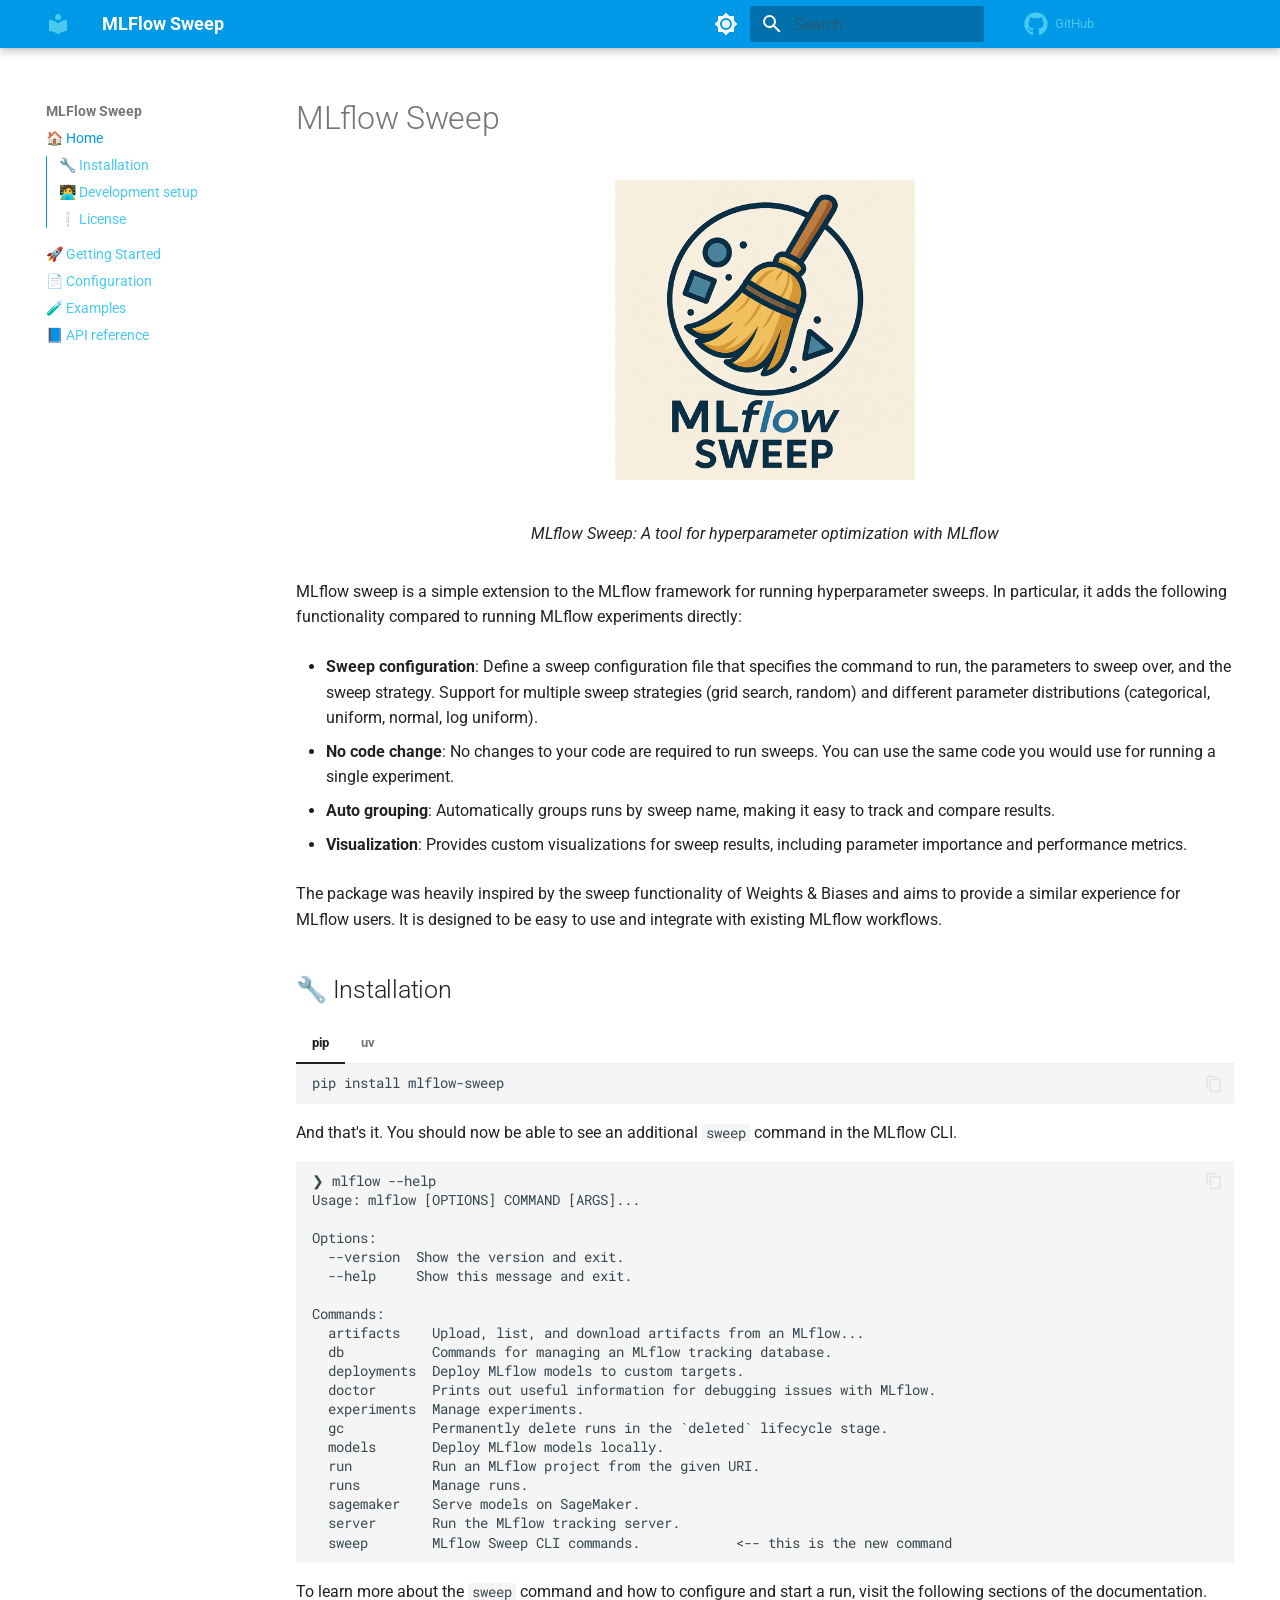
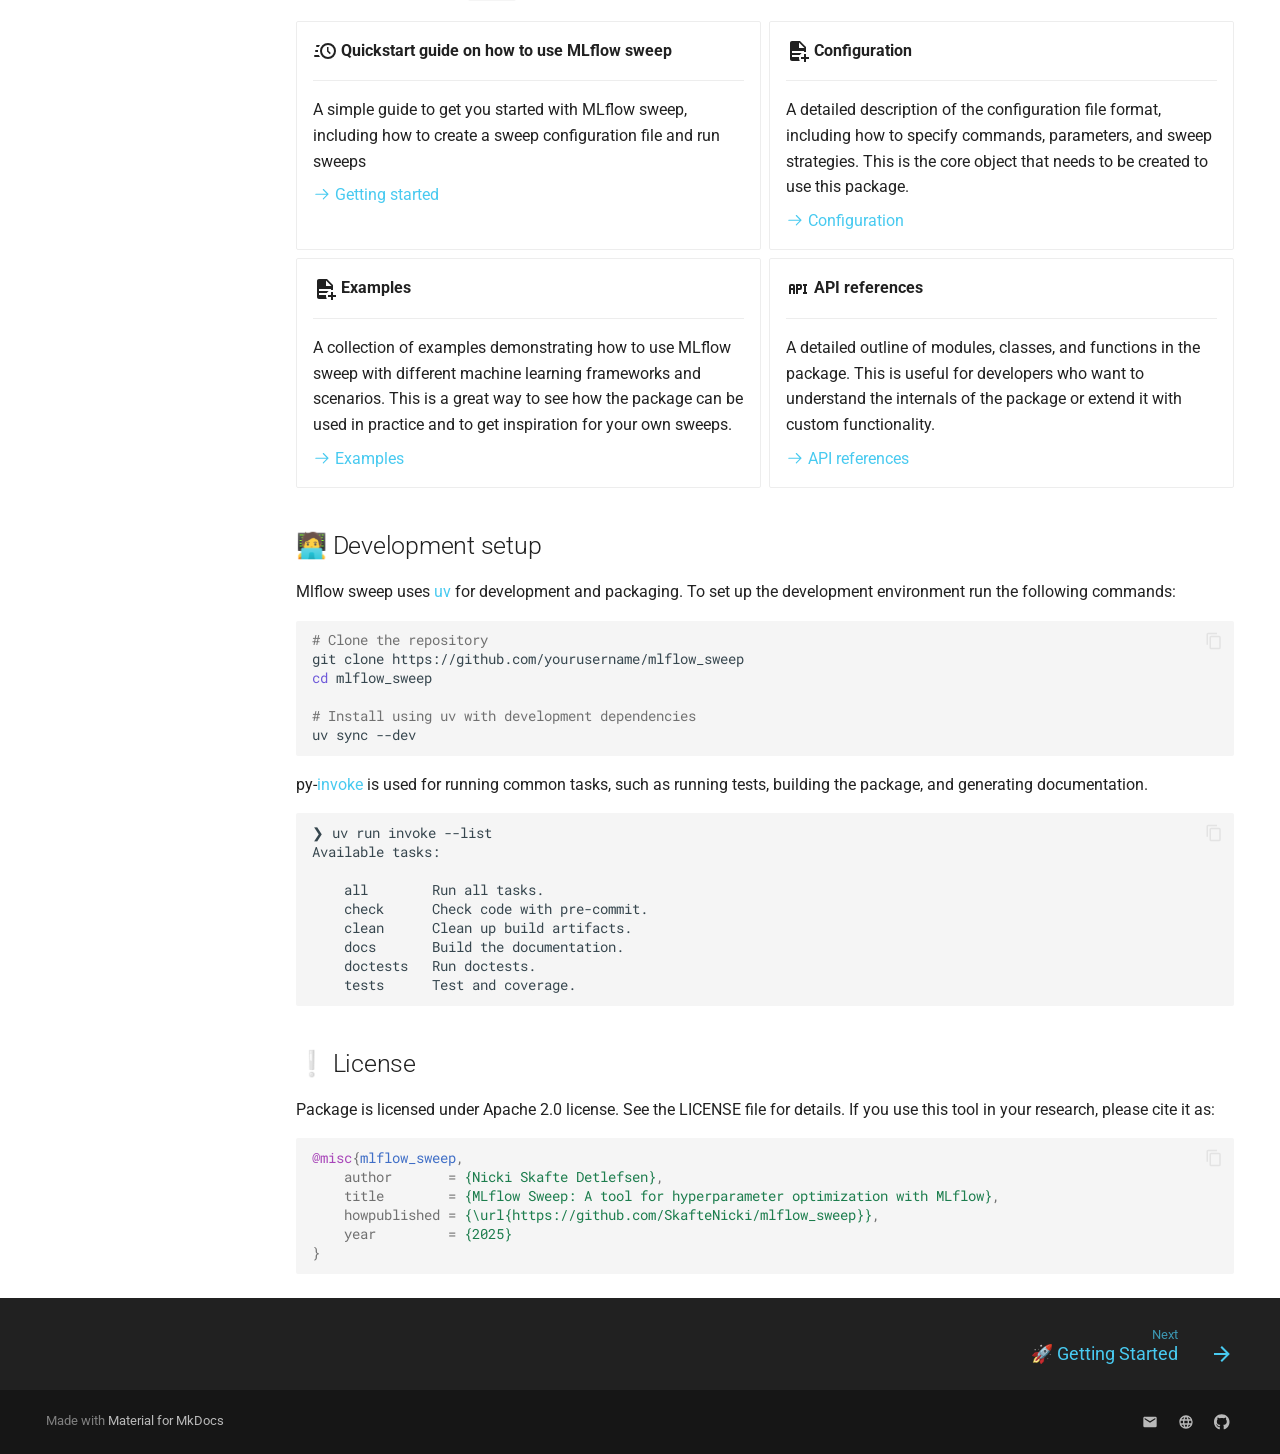
<file: index.html>
<!doctype html>
<html lang="en" class="no-js">
  <head>
    
      <meta charset="utf-8">
      <meta name="viewport" content="width=device-width,initial-scale=1">
      
      
      
      
      
        <link rel="next" href="quickstart/">
      
      
      <link rel="icon" href="assets/images/favicon.png">
      <meta name="generator" content="mkdocs-1.6.1, mkdocs-material-9.6.14">
    
    
      
        <title>MLFlow Sweep</title>
      
    
    
      <link rel="stylesheet" href="assets/stylesheets/main.342714a4.min.css">
      
        
        <link rel="stylesheet" href="assets/stylesheets/palette.06af60db.min.css">
      
      


    
    
      
    
    
      
        
        
        <link rel="preconnect" href="https://fonts.gstatic.com" crossorigin>
        <link rel="stylesheet" href="https://fonts.googleapis.com/css?family=Roboto:300,300i,400,400i,700,700i%7CRoboto+Mono:400,400i,700,700i&display=fallback">
        <style>:root{--md-text-font:"Roboto";--md-code-font:"Roboto Mono"}</style>
      
    
    
      <link rel="stylesheet" href="assets/_mkdocstrings.css">
    
      <link rel="stylesheet" href="stylesheets/extra.css">
    
    <script>__md_scope=new URL(".",location),__md_hash=e=>[...e].reduce(((e,_)=>(e<<5)-e+_.charCodeAt(0)),0),__md_get=(e,_=localStorage,t=__md_scope)=>JSON.parse(_.getItem(t.pathname+"."+e)),__md_set=(e,_,t=localStorage,a=__md_scope)=>{try{t.setItem(a.pathname+"."+e,JSON.stringify(_))}catch(e){}}</script>
    
      

    
    
    
   <link href="assets/stylesheets/glightbox.min.css" rel="stylesheet"/><style>
    html.glightbox-open { overflow: initial; height: 100%; }
    .gslide-title { margin-top: 0px; user-select: text; }
    .gslide-desc { color: #666; user-select: text; }
    .gslide-image img { background: white; }
    .gscrollbar-fixer { padding-right: 15px; }
    .gdesc-inner { font-size: 0.75rem; }
    body[data-md-color-scheme="slate"] .gdesc-inner { background: var(--md-default-bg-color);}
    body[data-md-color-scheme="slate"] .gslide-title { color: var(--md-default-fg-color);}
    body[data-md-color-scheme="slate"] .gslide-desc { color: var(--md-default-fg-color);}</style> <script src="assets/javascripts/glightbox.min.js"></script></head>
  
  
    
    
      
    
    
    
    
    <body dir="ltr" data-md-color-scheme="default" data-md-color-primary="custom" data-md-color-accent="indigo">
  
    
    <input class="md-toggle" data-md-toggle="drawer" type="checkbox" id="__drawer" autocomplete="off">
    <input class="md-toggle" data-md-toggle="search" type="checkbox" id="__search" autocomplete="off">
    <label class="md-overlay" for="__drawer"></label>
    <div data-md-component="skip">
      
        
        <a href="#mlflow-sweep" class="md-skip">
          Skip to content
        </a>
      
    </div>
    <div data-md-component="announce">
      
    </div>
    
    
      

  

<header class="md-header md-header--shadow" data-md-component="header">
  <nav class="md-header__inner md-grid" aria-label="Header">
    <a href="." title="MLFlow Sweep" class="md-header__button md-logo" aria-label="MLFlow Sweep" data-md-component="logo">
      
  
  <svg xmlns="http://www.w3.org/2000/svg" viewBox="0 0 24 24"><path d="M12 8a3 3 0 0 0 3-3 3 3 0 0 0-3-3 3 3 0 0 0-3 3 3 3 0 0 0 3 3m0 3.54C9.64 9.35 6.5 8 3 8v11c3.5 0 6.64 1.35 9 3.54 2.36-2.19 5.5-3.54 9-3.54V8c-3.5 0-6.64 1.35-9 3.54"/></svg>

    </a>
    <label class="md-header__button md-icon" for="__drawer">
      
      <svg xmlns="http://www.w3.org/2000/svg" viewBox="0 0 24 24"><path d="M3 6h18v2H3zm0 5h18v2H3zm0 5h18v2H3z"/></svg>
    </label>
    <div class="md-header__title" data-md-component="header-title">
      <div class="md-header__ellipsis">
        <div class="md-header__topic">
          <span class="md-ellipsis">
            MLFlow Sweep
          </span>
        </div>
        <div class="md-header__topic" data-md-component="header-topic">
          <span class="md-ellipsis">
            
              🏠 Home
            
          </span>
        </div>
      </div>
    </div>
    
      
        <form class="md-header__option" data-md-component="palette">
  
    
    
    
    <input class="md-option" data-md-color-media="" data-md-color-scheme="default" data-md-color-primary="custom" data-md-color-accent="indigo"  aria-label="Switch to dark mode"  type="radio" name="__palette" id="__palette_0">
    
      <label class="md-header__button md-icon" title="Switch to dark mode" for="__palette_1" hidden>
        <svg xmlns="http://www.w3.org/2000/svg" viewBox="0 0 24 24"><path d="M12 8a4 4 0 0 0-4 4 4 4 0 0 0 4 4 4 4 0 0 0 4-4 4 4 0 0 0-4-4m0 10a6 6 0 0 1-6-6 6 6 0 0 1 6-6 6 6 0 0 1 6 6 6 6 0 0 1-6 6m8-9.31V4h-4.69L12 .69 8.69 4H4v4.69L.69 12 4 15.31V20h4.69L12 23.31 15.31 20H20v-4.69L23.31 12z"/></svg>
      </label>
    
  
    
    
    
    <input class="md-option" data-md-color-media="" data-md-color-scheme="slate" data-md-color-primary="custom" data-md-color-accent="indigo"  aria-label="Switch to light mode"  type="radio" name="__palette" id="__palette_1">
    
      <label class="md-header__button md-icon" title="Switch to light mode" for="__palette_0" hidden>
        <svg xmlns="http://www.w3.org/2000/svg" viewBox="0 0 24 24"><path d="M12 18c-.89 0-1.74-.2-2.5-.55C11.56 16.5 13 14.42 13 12s-1.44-4.5-3.5-5.45C10.26 6.2 11.11 6 12 6a6 6 0 0 1 6 6 6 6 0 0 1-6 6m8-9.31V4h-4.69L12 .69 8.69 4H4v4.69L.69 12 4 15.31V20h4.69L12 23.31 15.31 20H20v-4.69L23.31 12z"/></svg>
      </label>
    
  
</form>
      
    
    
      <script>var palette=__md_get("__palette");if(palette&&palette.color){if("(prefers-color-scheme)"===palette.color.media){var media=matchMedia("(prefers-color-scheme: light)"),input=document.querySelector(media.matches?"[data-md-color-media='(prefers-color-scheme: light)']":"[data-md-color-media='(prefers-color-scheme: dark)']");palette.color.media=input.getAttribute("data-md-color-media"),palette.color.scheme=input.getAttribute("data-md-color-scheme"),palette.color.primary=input.getAttribute("data-md-color-primary"),palette.color.accent=input.getAttribute("data-md-color-accent")}for(var[key,value]of Object.entries(palette.color))document.body.setAttribute("data-md-color-"+key,value)}</script>
    
    
    
      
      
        <label class="md-header__button md-icon" for="__search">
          
          <svg xmlns="http://www.w3.org/2000/svg" viewBox="0 0 24 24"><path d="M9.5 3A6.5 6.5 0 0 1 16 9.5c0 1.61-.59 3.09-1.56 4.23l.27.27h.79l5 5-1.5 1.5-5-5v-.79l-.27-.27A6.52 6.52 0 0 1 9.5 16 6.5 6.5 0 0 1 3 9.5 6.5 6.5 0 0 1 9.5 3m0 2C7 5 5 7 5 9.5S7 14 9.5 14 14 12 14 9.5 12 5 9.5 5"/></svg>
        </label>
        <div class="md-search" data-md-component="search" role="dialog">
  <label class="md-search__overlay" for="__search"></label>
  <div class="md-search__inner" role="search">
    <form class="md-search__form" name="search">
      <input type="text" class="md-search__input" name="query" aria-label="Search" placeholder="Search" autocapitalize="off" autocorrect="off" autocomplete="off" spellcheck="false" data-md-component="search-query" required>
      <label class="md-search__icon md-icon" for="__search">
        
        <svg xmlns="http://www.w3.org/2000/svg" viewBox="0 0 24 24"><path d="M9.5 3A6.5 6.5 0 0 1 16 9.5c0 1.61-.59 3.09-1.56 4.23l.27.27h.79l5 5-1.5 1.5-5-5v-.79l-.27-.27A6.52 6.52 0 0 1 9.5 16 6.5 6.5 0 0 1 3 9.5 6.5 6.5 0 0 1 9.5 3m0 2C7 5 5 7 5 9.5S7 14 9.5 14 14 12 14 9.5 12 5 9.5 5"/></svg>
        
        <svg xmlns="http://www.w3.org/2000/svg" viewBox="0 0 24 24"><path d="M20 11v2H8l5.5 5.5-1.42 1.42L4.16 12l7.92-7.92L13.5 5.5 8 11z"/></svg>
      </label>
      <nav class="md-search__options" aria-label="Search">
        
        <button type="reset" class="md-search__icon md-icon" title="Clear" aria-label="Clear" tabindex="-1">
          
          <svg xmlns="http://www.w3.org/2000/svg" viewBox="0 0 24 24"><path d="M19 6.41 17.59 5 12 10.59 6.41 5 5 6.41 10.59 12 5 17.59 6.41 19 12 13.41 17.59 19 19 17.59 13.41 12z"/></svg>
        </button>
      </nav>
      
        <div class="md-search__suggest" data-md-component="search-suggest"></div>
      
    </form>
    <div class="md-search__output">
      <div class="md-search__scrollwrap" tabindex="0" data-md-scrollfix>
        <div class="md-search-result" data-md-component="search-result">
          <div class="md-search-result__meta">
            Initializing search
          </div>
          <ol class="md-search-result__list" role="presentation"></ol>
        </div>
      </div>
    </div>
  </div>
</div>
      
    
    
      <div class="md-header__source">
        <a href="https://github.com/SkafteNicki/mlflow_sweep" title="Go to repository" class="md-source" data-md-component="source">
  <div class="md-source__icon md-icon">
    
    <svg xmlns="http://www.w3.org/2000/svg" viewBox="0 0 496 512"><!--! Font Awesome Free 6.7.2 by @fontawesome - https://fontawesome.com License - https://fontawesome.com/license/free (Icons: CC BY 4.0, Fonts: SIL OFL 1.1, Code: MIT License) Copyright 2024 Fonticons, Inc.--><path d="M165.9 397.4c0 2-2.3 3.6-5.2 3.6-3.3.3-5.6-1.3-5.6-3.6 0-2 2.3-3.6 5.2-3.6 3-.3 5.6 1.3 5.6 3.6m-31.1-4.5c-.7 2 1.3 4.3 4.3 4.9 2.6 1 5.6 0 6.2-2s-1.3-4.3-4.3-5.2c-2.6-.7-5.5.3-6.2 2.3m44.2-1.7c-2.9.7-4.9 2.6-4.6 4.9.3 2 2.9 3.3 5.9 2.6 2.9-.7 4.9-2.6 4.6-4.6-.3-1.9-3-3.2-5.9-2.9M244.8 8C106.1 8 0 113.3 0 252c0 110.9 69.8 205.8 169.5 239.2 12.8 2.3 17.3-5.6 17.3-12.1 0-6.2-.3-40.4-.3-61.4 0 0-70 15-84.7-29.8 0 0-11.4-29.1-27.8-36.6 0 0-22.9-15.7 1.6-15.4 0 0 24.9 2 38.6 25.8 21.9 38.6 58.6 27.5 72.9 20.9 2.3-16 8.8-27.1 16-33.7-55.9-6.2-112.3-14.3-112.3-110.5 0-27.5 7.6-41.3 23.6-58.9-2.6-6.5-11.1-33.3 2.6-67.9 20.9-6.5 69 27 69 27 20-5.6 41.5-8.5 62.8-8.5s42.8 2.9 62.8 8.5c0 0 48.1-33.6 69-27 13.7 34.7 5.2 61.4 2.6 67.9 16 17.7 25.8 31.5 25.8 58.9 0 96.5-58.9 104.2-114.8 110.5 9.2 7.9 17 22.9 17 46.4 0 33.7-.3 75.4-.3 83.6 0 6.5 4.6 14.4 17.3 12.1C428.2 457.8 496 362.9 496 252 496 113.3 383.5 8 244.8 8M97.2 352.9c-1.3 1-1 3.3.7 5.2 1.6 1.6 3.9 2.3 5.2 1 1.3-1 1-3.3-.7-5.2-1.6-1.6-3.9-2.3-5.2-1m-10.8-8.1c-.7 1.3.3 2.9 2.3 3.9 1.6 1 3.6.7 4.3-.7.7-1.3-.3-2.9-2.3-3.9-2-.6-3.6-.3-4.3.7m32.4 35.6c-1.6 1.3-1 4.3 1.3 6.2 2.3 2.3 5.2 2.6 6.5 1 1.3-1.3.7-4.3-1.3-6.2-2.2-2.3-5.2-2.6-6.5-1m-11.4-14.7c-1.6 1-1.6 3.6 0 5.9s4.3 3.3 5.6 2.3c1.6-1.3 1.6-3.9 0-6.2-1.4-2.3-4-3.3-5.6-2"/></svg>
  </div>
  <div class="md-source__repository">
    GitHub
  </div>
</a>
      </div>
    
  </nav>
  
</header>
    
    <div class="md-container" data-md-component="container">
      
      
        
          
        
      
      <main class="md-main" data-md-component="main">
        <div class="md-main__inner md-grid">
          
            
              
              <div class="md-sidebar md-sidebar--primary" data-md-component="sidebar" data-md-type="navigation" >
                <div class="md-sidebar__scrollwrap">
                  <div class="md-sidebar__inner">
                    



  

<nav class="md-nav md-nav--primary md-nav--integrated" aria-label="Navigation" data-md-level="0">
  <label class="md-nav__title" for="__drawer">
    <a href="." title="MLFlow Sweep" class="md-nav__button md-logo" aria-label="MLFlow Sweep" data-md-component="logo">
      
  
  <svg xmlns="http://www.w3.org/2000/svg" viewBox="0 0 24 24"><path d="M12 8a3 3 0 0 0 3-3 3 3 0 0 0-3-3 3 3 0 0 0-3 3 3 3 0 0 0 3 3m0 3.54C9.64 9.35 6.5 8 3 8v11c3.5 0 6.64 1.35 9 3.54 2.36-2.19 5.5-3.54 9-3.54V8c-3.5 0-6.64 1.35-9 3.54"/></svg>

    </a>
    MLFlow Sweep
  </label>
  
    <div class="md-nav__source">
      <a href="https://github.com/SkafteNicki/mlflow_sweep" title="Go to repository" class="md-source" data-md-component="source">
  <div class="md-source__icon md-icon">
    
    <svg xmlns="http://www.w3.org/2000/svg" viewBox="0 0 496 512"><!--! Font Awesome Free 6.7.2 by @fontawesome - https://fontawesome.com License - https://fontawesome.com/license/free (Icons: CC BY 4.0, Fonts: SIL OFL 1.1, Code: MIT License) Copyright 2024 Fonticons, Inc.--><path d="M165.9 397.4c0 2-2.3 3.6-5.2 3.6-3.3.3-5.6-1.3-5.6-3.6 0-2 2.3-3.6 5.2-3.6 3-.3 5.6 1.3 5.6 3.6m-31.1-4.5c-.7 2 1.3 4.3 4.3 4.9 2.6 1 5.6 0 6.2-2s-1.3-4.3-4.3-5.2c-2.6-.7-5.5.3-6.2 2.3m44.2-1.7c-2.9.7-4.9 2.6-4.6 4.9.3 2 2.9 3.3 5.9 2.6 2.9-.7 4.9-2.6 4.6-4.6-.3-1.9-3-3.2-5.9-2.9M244.8 8C106.1 8 0 113.3 0 252c0 110.9 69.8 205.8 169.5 239.2 12.8 2.3 17.3-5.6 17.3-12.1 0-6.2-.3-40.4-.3-61.4 0 0-70 15-84.7-29.8 0 0-11.4-29.1-27.8-36.6 0 0-22.9-15.7 1.6-15.4 0 0 24.9 2 38.6 25.8 21.9 38.6 58.6 27.5 72.9 20.9 2.3-16 8.8-27.1 16-33.7-55.9-6.2-112.3-14.3-112.3-110.5 0-27.5 7.6-41.3 23.6-58.9-2.6-6.5-11.1-33.3 2.6-67.9 20.9-6.5 69 27 69 27 20-5.6 41.5-8.5 62.8-8.5s42.8 2.9 62.8 8.5c0 0 48.1-33.6 69-27 13.7 34.7 5.2 61.4 2.6 67.9 16 17.7 25.8 31.5 25.8 58.9 0 96.5-58.9 104.2-114.8 110.5 9.2 7.9 17 22.9 17 46.4 0 33.7-.3 75.4-.3 83.6 0 6.5 4.6 14.4 17.3 12.1C428.2 457.8 496 362.9 496 252 496 113.3 383.5 8 244.8 8M97.2 352.9c-1.3 1-1 3.3.7 5.2 1.6 1.6 3.9 2.3 5.2 1 1.3-1 1-3.3-.7-5.2-1.6-1.6-3.9-2.3-5.2-1m-10.8-8.1c-.7 1.3.3 2.9 2.3 3.9 1.6 1 3.6.7 4.3-.7.7-1.3-.3-2.9-2.3-3.9-2-.6-3.6-.3-4.3.7m32.4 35.6c-1.6 1.3-1 4.3 1.3 6.2 2.3 2.3 5.2 2.6 6.5 1 1.3-1.3.7-4.3-1.3-6.2-2.2-2.3-5.2-2.6-6.5-1m-11.4-14.7c-1.6 1-1.6 3.6 0 5.9s4.3 3.3 5.6 2.3c1.6-1.3 1.6-3.9 0-6.2-1.4-2.3-4-3.3-5.6-2"/></svg>
  </div>
  <div class="md-source__repository">
    GitHub
  </div>
</a>
    </div>
  
  <ul class="md-nav__list" data-md-scrollfix>
    
      
      
  
  
    
  
  
  
    <li class="md-nav__item md-nav__item--active">
      
      <input class="md-nav__toggle md-toggle" type="checkbox" id="__toc">
      
      
        
      
      
        <label class="md-nav__link md-nav__link--active" for="__toc">
          
  
  
  <span class="md-ellipsis">
    🏠 Home
    
  </span>
  

          <span class="md-nav__icon md-icon"></span>
        </label>
      
      <a href="." class="md-nav__link md-nav__link--active">
        
  
  
  <span class="md-ellipsis">
    🏠 Home
    
  </span>
  

      </a>
      
        

<nav class="md-nav md-nav--secondary" aria-label="Table of contents">
  
  
  
    
  
  
    <label class="md-nav__title" for="__toc">
      <span class="md-nav__icon md-icon"></span>
      Table of contents
    </label>
    <ul class="md-nav__list" data-md-component="toc" data-md-scrollfix>
      
        <li class="md-nav__item">
  <a href="#installation" class="md-nav__link">
    <span class="md-ellipsis">
      🔧 Installation
    </span>
  </a>
  
</li>
      
        <li class="md-nav__item">
  <a href="#development-setup" class="md-nav__link">
    <span class="md-ellipsis">
      🧑‍💻 Development setup
    </span>
  </a>
  
</li>
      
        <li class="md-nav__item">
  <a href="#license" class="md-nav__link">
    <span class="md-ellipsis">
      ❕ License
    </span>
  </a>
  
</li>
      
    </ul>
  
</nav>
      
    </li>
  

    
      
      
  
  
  
  
    <li class="md-nav__item">
      <a href="quickstart/" class="md-nav__link">
        
  
  
  <span class="md-ellipsis">
    🚀 Getting Started
    
  </span>
  

      </a>
    </li>
  

    
      
      
  
  
  
  
    <li class="md-nav__item">
      <a href="configuration/" class="md-nav__link">
        
  
  
  <span class="md-ellipsis">
    📄 Configuration
    
  </span>
  

      </a>
    </li>
  

    
      
      
  
  
  
  
    <li class="md-nav__item">
      <a href="examples/" class="md-nav__link">
        
  
  
  <span class="md-ellipsis">
    🧪 Examples
    
  </span>
  

      </a>
    </li>
  

    
      
      
  
  
  
  
    <li class="md-nav__item">
      <a href="api_references/" class="md-nav__link">
        
  
  
  <span class="md-ellipsis">
    📘 API reference
    
  </span>
  

      </a>
    </li>
  

    
  </ul>
</nav>
                  </div>
                </div>
              </div>
            
            
          
          
            <div class="md-content" data-md-component="content">
              <article class="md-content__inner md-typeset">
                
                  


  
  


<h1 id="mlflow-sweep">MLflow Sweep</h1>
<figure>
  <a class="glightbox" href="figures/logo.png" data-type="image" data-width="auto" data-height="auto" data-desc-position="bottom"><img alt="Image title" src="figures/logo.png" width="300" /></a>
<br />
<figcaption>MLflow Sweep: A tool for hyperparameter optimization with MLflow</figcaption>
</figure>
<p>MLflow sweep is a simple extension to the MLflow framework for running hyperparameter sweeps. In particular, it adds
the following functionality compared to running MLflow experiments directly:</p>
<ul>
<li>
<p><strong>Sweep configuration</strong>: Define a sweep configuration file that specifies the command to run, the parameters to
    sweep over, and the sweep strategy. Support for multiple sweep strategies (grid search, random) and different
    parameter distributions (categorical, uniform, normal, log uniform).</p>
</li>
<li>
<p><strong>No code change</strong>: No changes to your code are required to run sweeps. You can use the same code you would use for
    running a single experiment.</p>
</li>
<li>
<p><strong>Auto grouping</strong>: Automatically groups runs by sweep name, making it easy to track and compare results.</p>
</li>
<li>
<p><strong>Visualization</strong>: Provides custom visualizations for sweep results, including parameter importance and performance
    metrics.</p>
</li>
</ul>
<p>The package was heavily inspired by the sweep functionality of Weights &amp; Biases and aims to provide a similar
experience for MLflow users. It is designed to be easy to use and integrate with existing MLflow workflows.</p>
<h2 id="installation">🔧 Installation</h2>
<div class="tabbed-set tabbed-alternate" data-tabs="1:2"><input checked="checked" id="__tabbed_1_1" name="__tabbed_1" type="radio" /><input id="__tabbed_1_2" name="__tabbed_1" type="radio" /><div class="tabbed-labels"><label for="__tabbed_1_1">pip</label><label for="__tabbed_1_2">uv</label></div>
<div class="tabbed-content">
<div class="tabbed-block">
<div class="language-bash highlight"><pre><span></span><code><span id="__span-0-1"><a id="__codelineno-0-1" name="__codelineno-0-1" href="#__codelineno-0-1"></a>pip<span class="w"> </span>install<span class="w"> </span>mlflow-sweep
</span></code></pre></div>
</div>
<div class="tabbed-block">
<div class="language-bash highlight"><pre><span></span><code><span id="__span-1-1"><a id="__codelineno-1-1" name="__codelineno-1-1" href="#__codelineno-1-1"></a>uv<span class="w"> </span>add<span class="w"> </span>mlflow-sweep
</span></code></pre></div>
</div>
</div>
</div>
<p>And that's it. You should now be able to see an additional <code>sweep</code> command in the MLflow CLI.</p>
<div class="language-text highlight"><pre><span></span><code><span id="__span-2-1"><a id="__codelineno-2-1" name="__codelineno-2-1" href="#__codelineno-2-1"></a>❯ mlflow --help
</span><span id="__span-2-2"><a id="__codelineno-2-2" name="__codelineno-2-2" href="#__codelineno-2-2"></a>Usage: mlflow [OPTIONS] COMMAND [ARGS]...
</span><span id="__span-2-3"><a id="__codelineno-2-3" name="__codelineno-2-3" href="#__codelineno-2-3"></a>
</span><span id="__span-2-4"><a id="__codelineno-2-4" name="__codelineno-2-4" href="#__codelineno-2-4"></a>Options:
</span><span id="__span-2-5"><a id="__codelineno-2-5" name="__codelineno-2-5" href="#__codelineno-2-5"></a>  --version  Show the version and exit.
</span><span id="__span-2-6"><a id="__codelineno-2-6" name="__codelineno-2-6" href="#__codelineno-2-6"></a>  --help     Show this message and exit.
</span><span id="__span-2-7"><a id="__codelineno-2-7" name="__codelineno-2-7" href="#__codelineno-2-7"></a>
</span><span id="__span-2-8"><a id="__codelineno-2-8" name="__codelineno-2-8" href="#__codelineno-2-8"></a>Commands:
</span><span id="__span-2-9"><a id="__codelineno-2-9" name="__codelineno-2-9" href="#__codelineno-2-9"></a>  artifacts    Upload, list, and download artifacts from an MLflow...
</span><span id="__span-2-10"><a id="__codelineno-2-10" name="__codelineno-2-10" href="#__codelineno-2-10"></a>  db           Commands for managing an MLflow tracking database.
</span><span id="__span-2-11"><a id="__codelineno-2-11" name="__codelineno-2-11" href="#__codelineno-2-11"></a>  deployments  Deploy MLflow models to custom targets.
</span><span id="__span-2-12"><a id="__codelineno-2-12" name="__codelineno-2-12" href="#__codelineno-2-12"></a>  doctor       Prints out useful information for debugging issues with MLflow.
</span><span id="__span-2-13"><a id="__codelineno-2-13" name="__codelineno-2-13" href="#__codelineno-2-13"></a>  experiments  Manage experiments.
</span><span id="__span-2-14"><a id="__codelineno-2-14" name="__codelineno-2-14" href="#__codelineno-2-14"></a>  gc           Permanently delete runs in the `deleted` lifecycle stage.
</span><span id="__span-2-15"><a id="__codelineno-2-15" name="__codelineno-2-15" href="#__codelineno-2-15"></a>  models       Deploy MLflow models locally.
</span><span id="__span-2-16"><a id="__codelineno-2-16" name="__codelineno-2-16" href="#__codelineno-2-16"></a>  run          Run an MLflow project from the given URI.
</span><span id="__span-2-17"><a id="__codelineno-2-17" name="__codelineno-2-17" href="#__codelineno-2-17"></a>  runs         Manage runs.
</span><span id="__span-2-18"><a id="__codelineno-2-18" name="__codelineno-2-18" href="#__codelineno-2-18"></a>  sagemaker    Serve models on SageMaker.
</span><span id="__span-2-19"><a id="__codelineno-2-19" name="__codelineno-2-19" href="#__codelineno-2-19"></a>  server       Run the MLflow tracking server.
</span><span id="__span-2-20"><a id="__codelineno-2-20" name="__codelineno-2-20" href="#__codelineno-2-20"></a>  sweep        MLflow Sweep CLI commands.            &lt;-- this is the new command
</span></code></pre></div>
<p>To learn more about the <code>sweep</code> command and how to configure and start a run, visit the following sections of the
documentation.</p>
<div class="grid cards">
<ul>
<li>
<p><span class="twemoji lg middle"><svg xmlns="http://www.w3.org/2000/svg" viewBox="0 0 24 24"><path d="M15 4a8 8 0 0 1 8 8 8 8 0 0 1-8 8 8 8 0 0 1-8-8 8 8 0 0 1 8-8m0 2a6 6 0 0 0-6 6 6 6 0 0 0 6 6 6 6 0 0 0 6-6 6 6 0 0 0-6-6m-1 2h1.5v3.78l2.33 2.33-1.06 1.06L14 12.4zM2 18a1 1 0 0 1-1-1 1 1 0 0 1 1-1h3.83c.31.71.71 1.38 1.17 2zm1-5a1 1 0 0 1-1-1 1 1 0 0 1 1-1h2.05L5 12l.05 1zm1-5a1 1 0 0 1-1-1 1 1 0 0 1 1-1h3c-.46.62-.86 1.29-1.17 2z"/></svg></span> <strong>Quickstart guide on how to use MLflow sweep</strong></p>
<hr />
<p>A simple guide to get you started with MLflow sweep, including how to create a sweep configuration file and run
sweeps</p>
<p><a href="quickstart/"><span class="twemoji"><svg xmlns="http://www.w3.org/2000/svg" viewBox="0 0 24 24"><path d="M13.22 19.03a.75.75 0 0 1 0-1.06L18.19 13H3.75a.75.75 0 0 1 0-1.5h14.44l-4.97-4.97a.749.749 0 0 1 .326-1.275.75.75 0 0 1 .734.215l6.25 6.25a.75.75 0 0 1 0 1.06l-6.25 6.25a.75.75 0 0 1-1.06 0"/></svg></span> Getting started</a></p>
</li>
<li>
<p><span class="twemoji lg middle"><svg xmlns="http://www.w3.org/2000/svg" viewBox="0 0 24 24"><path d="M14 2H6c-1.11 0-2 .89-2 2v16c0 1.11.89 2 2 2h7.81c-.53-.91-.81-1.95-.81-3 0-.33.03-.67.08-1H6v-2h7.81c.46-.8 1.1-1.5 1.87-2H6v-2h12v1.08c.33-.05.67-.08 1-.08s.67.03 1 .08V8zm-1 7V3.5L18.5 9zm5 6v3h-3v2h3v3h2v-3h3v-2h-3v-3z"/></svg></span> <strong>Configuration</strong></p>
<hr />
<p>A detailed description of the configuration file format, including how to specify commands, parameters, and sweep
strategies. This is the core object that needs to be created to use this package.</p>
<p><a href="configuration/"><span class="twemoji"><svg xmlns="http://www.w3.org/2000/svg" viewBox="0 0 24 24"><path d="M13.22 19.03a.75.75 0 0 1 0-1.06L18.19 13H3.75a.75.75 0 0 1 0-1.5h14.44l-4.97-4.97a.749.749 0 0 1 .326-1.275.75.75 0 0 1 .734.215l6.25 6.25a.75.75 0 0 1 0 1.06l-6.25 6.25a.75.75 0 0 1-1.06 0"/></svg></span> Configuration</a></p>
</li>
<li>
<p><span class="twemoji lg middle"><svg xmlns="http://www.w3.org/2000/svg" viewBox="0 0 24 24"><path d="M14 2H6c-1.11 0-2 .89-2 2v16c0 1.11.89 2 2 2h7.81c-.53-.91-.81-1.95-.81-3 0-.33.03-.67.08-1H6v-2h7.81c.46-.8 1.1-1.5 1.87-2H6v-2h12v1.08c.33-.05.67-.08 1-.08s.67.03 1 .08V8zm-1 7V3.5L18.5 9zm5 6v3h-3v2h3v3h2v-3h3v-2h-3v-3z"/></svg></span> <strong>Examples</strong></p>
<hr />
<p>A collection of examples demonstrating how to use MLflow sweep with different machine learning frameworks and
scenarios. This is a great way to see how the package can be used in practice and to get inspiration for your own
sweeps.</p>
<p><a href="examples/"><span class="twemoji"><svg xmlns="http://www.w3.org/2000/svg" viewBox="0 0 24 24"><path d="M13.22 19.03a.75.75 0 0 1 0-1.06L18.19 13H3.75a.75.75 0 0 1 0-1.5h14.44l-4.97-4.97a.749.749 0 0 1 .326-1.275.75.75 0 0 1 .734.215l6.25 6.25a.75.75 0 0 1 0 1.06l-6.25 6.25a.75.75 0 0 1-1.06 0"/></svg></span> Examples</a></p>
</li>
<li>
<p><span class="twemoji lg middle"><svg xmlns="http://www.w3.org/2000/svg" viewBox="0 0 24 24"><path d="M7 7H5a2 2 0 0 0-2 2v8h2v-4h2v4h2V9a2 2 0 0 0-2-2m0 4H5V9h2m7-2h-4v10h2v-4h2a2 2 0 0 0 2-2V9a2 2 0 0 0-2-2m0 4h-2V9h2m6 0v6h1v2h-4v-2h1V9h-1V7h4v2Z"/></svg></span> <strong>API references</strong></p>
<hr />
<p>A detailed outline of modules, classes, and functions in the package. This is useful for developers who want to
understand the internals of the package or extend it with custom functionality.</p>
<p><a href="api_references/"><span class="twemoji"><svg xmlns="http://www.w3.org/2000/svg" viewBox="0 0 24 24"><path d="M13.22 19.03a.75.75 0 0 1 0-1.06L18.19 13H3.75a.75.75 0 0 1 0-1.5h14.44l-4.97-4.97a.749.749 0 0 1 .326-1.275.75.75 0 0 1 .734.215l6.25 6.25a.75.75 0 0 1 0 1.06l-6.25 6.25a.75.75 0 0 1-1.06 0"/></svg></span> API references</a></p>
</li>
</ul>
</div>
<h2 id="development-setup">🧑‍💻 Development setup</h2>
<p>Mlflow sweep uses <a href="https://uv.dev">uv</a> for development and packaging. To set up the development environment run the
following commands:</p>
<div class="language-bash highlight"><pre><span></span><code><span id="__span-3-1"><a id="__codelineno-3-1" name="__codelineno-3-1" href="#__codelineno-3-1"></a><span class="c1"># Clone the repository</span>
</span><span id="__span-3-2"><a id="__codelineno-3-2" name="__codelineno-3-2" href="#__codelineno-3-2"></a>git<span class="w"> </span>clone<span class="w"> </span>https://github.com/yourusername/mlflow_sweep
</span><span id="__span-3-3"><a id="__codelineno-3-3" name="__codelineno-3-3" href="#__codelineno-3-3"></a><span class="nb">cd</span><span class="w"> </span>mlflow_sweep
</span><span id="__span-3-4"><a id="__codelineno-3-4" name="__codelineno-3-4" href="#__codelineno-3-4"></a>
</span><span id="__span-3-5"><a id="__codelineno-3-5" name="__codelineno-3-5" href="#__codelineno-3-5"></a><span class="c1"># Install using uv with development dependencies</span>
</span><span id="__span-3-6"><a id="__codelineno-3-6" name="__codelineno-3-6" href="#__codelineno-3-6"></a>uv<span class="w"> </span>sync<span class="w"> </span>--dev
</span></code></pre></div>
<p>py-<a href="https://www.pyinvoke.org/">invoke</a> is used for running common tasks, such as running tests, building the package,
and generating documentation.</p>
<div class="language-text highlight"><pre><span></span><code><span id="__span-4-1"><a id="__codelineno-4-1" name="__codelineno-4-1" href="#__codelineno-4-1"></a>❯ uv run invoke --list
</span><span id="__span-4-2"><a id="__codelineno-4-2" name="__codelineno-4-2" href="#__codelineno-4-2"></a>Available tasks:
</span><span id="__span-4-3"><a id="__codelineno-4-3" name="__codelineno-4-3" href="#__codelineno-4-3"></a>
</span><span id="__span-4-4"><a id="__codelineno-4-4" name="__codelineno-4-4" href="#__codelineno-4-4"></a>    all        Run all tasks.
</span><span id="__span-4-5"><a id="__codelineno-4-5" name="__codelineno-4-5" href="#__codelineno-4-5"></a>    check      Check code with pre-commit.
</span><span id="__span-4-6"><a id="__codelineno-4-6" name="__codelineno-4-6" href="#__codelineno-4-6"></a>    clean      Clean up build artifacts.
</span><span id="__span-4-7"><a id="__codelineno-4-7" name="__codelineno-4-7" href="#__codelineno-4-7"></a>    docs       Build the documentation.
</span><span id="__span-4-8"><a id="__codelineno-4-8" name="__codelineno-4-8" href="#__codelineno-4-8"></a>    doctests   Run doctests.
</span><span id="__span-4-9"><a id="__codelineno-4-9" name="__codelineno-4-9" href="#__codelineno-4-9"></a>    tests      Test and coverage.
</span></code></pre></div>
<h2 id="license">❕ License</h2>
<p>Package is licensed under Apache 2.0 license. See the LICENSE file for details. If you use this tool in your research,
please cite it as:</p>
<div class="language-bibtex highlight"><pre><span></span><code><span id="__span-5-1"><a id="__codelineno-5-1" name="__codelineno-5-1" href="#__codelineno-5-1"></a><span class="nc">@misc</span><span class="p">{</span><span class="nl">mlflow_sweep</span><span class="p">,</span>
</span><span id="__span-5-2"><a id="__codelineno-5-2" name="__codelineno-5-2" href="#__codelineno-5-2"></a><span class="w">    </span><span class="na">author</span><span class="w">       </span><span class="p">=</span><span class="w"> </span><span class="s">{Nicki Skafte Detlefsen}</span><span class="p">,</span>
</span><span id="__span-5-3"><a id="__codelineno-5-3" name="__codelineno-5-3" href="#__codelineno-5-3"></a><span class="w">    </span><span class="na">title</span><span class="w">        </span><span class="p">=</span><span class="w"> </span><span class="s">{MLflow Sweep: A tool for hyperparameter optimization with MLflow}</span><span class="p">,</span>
</span><span id="__span-5-4"><a id="__codelineno-5-4" name="__codelineno-5-4" href="#__codelineno-5-4"></a><span class="w">    </span><span class="na">howpublished</span><span class="w"> </span><span class="p">=</span><span class="w"> </span><span class="s">{\url{https://github.com/SkafteNicki/mlflow_sweep}}</span><span class="p">,</span>
</span><span id="__span-5-5"><a id="__codelineno-5-5" name="__codelineno-5-5" href="#__codelineno-5-5"></a><span class="w">    </span><span class="na">year</span><span class="w">         </span><span class="p">=</span><span class="w"> </span><span class="s">{2025}</span>
</span><span id="__span-5-6"><a id="__codelineno-5-6" name="__codelineno-5-6" href="#__codelineno-5-6"></a><span class="p">}</span>
</span></code></pre></div>












                
              </article>
            </div>
          
          
<script>var target=document.getElementById(location.hash.slice(1));target&&target.name&&(target.checked=target.name.startsWith("__tabbed_"))</script>
        </div>
        
      </main>
      
        <footer class="md-footer">
  
    
      
      <nav class="md-footer__inner md-grid" aria-label="Footer" >
        
        
          
          <a href="quickstart/" class="md-footer__link md-footer__link--next" aria-label="Next: 🚀 Getting Started">
            <div class="md-footer__title">
              <span class="md-footer__direction">
                Next
              </span>
              <div class="md-ellipsis">
                🚀 Getting Started
              </div>
            </div>
            <div class="md-footer__button md-icon">
              
              <svg xmlns="http://www.w3.org/2000/svg" viewBox="0 0 24 24"><path d="M4 11v2h12l-5.5 5.5 1.42 1.42L19.84 12l-7.92-7.92L10.5 5.5 16 11z"/></svg>
            </div>
          </a>
        
      </nav>
    
  
  <div class="md-footer-meta md-typeset">
    <div class="md-footer-meta__inner md-grid">
      <div class="md-copyright">
  
  
    Made with
    <a href="https://squidfunk.github.io/mkdocs-material/" target="_blank" rel="noopener">
      Material for MkDocs
    </a>
  
</div>
      
        <div class="md-social">
  
    
    
    
    
    <a href="mailto:skaftenicki@gmail.com" target="_blank" rel="noopener" title="" class="md-social__link">
      <svg xmlns="http://www.w3.org/2000/svg" viewBox="0 0 24 24"><path d="m20 8-8 5-8-5V6l8 5 8-5m0-2H4c-1.11 0-2 .89-2 2v12a2 2 0 0 0 2 2h16a2 2 0 0 0 2-2V6a2 2 0 0 0-2-2"/></svg>
    </a>
  
    
    
    
    
      
      
    
    <a href="https://skaftenicki.github.io/" target="_blank" rel="noopener" title="skaftenicki.github.io" class="md-social__link">
      <svg xmlns="http://www.w3.org/2000/svg" viewBox="0 0 24 24"><path d="M16.36 14c.08-.66.14-1.32.14-2s-.06-1.34-.14-2h3.38c.16.64.26 1.31.26 2s-.1 1.36-.26 2m-5.15 5.56c.6-1.11 1.06-2.31 1.38-3.56h2.95a8.03 8.03 0 0 1-4.33 3.56M14.34 14H9.66c-.1-.66-.16-1.32-.16-2s.06-1.35.16-2h4.68c.09.65.16 1.32.16 2s-.07 1.34-.16 2M12 19.96c-.83-1.2-1.5-2.53-1.91-3.96h3.82c-.41 1.43-1.08 2.76-1.91 3.96M8 8H5.08A7.92 7.92 0 0 1 9.4 4.44C8.8 5.55 8.35 6.75 8 8m-2.92 8H8c.35 1.25.8 2.45 1.4 3.56A8 8 0 0 1 5.08 16m-.82-2C4.1 13.36 4 12.69 4 12s.1-1.36.26-2h3.38c-.08.66-.14 1.32-.14 2s.06 1.34.14 2M12 4.03c.83 1.2 1.5 2.54 1.91 3.97h-3.82c.41-1.43 1.08-2.77 1.91-3.97M18.92 8h-2.95a15.7 15.7 0 0 0-1.38-3.56c1.84.63 3.37 1.9 4.33 3.56M12 2C6.47 2 2 6.5 2 12a10 10 0 0 0 10 10 10 10 0 0 0 10-10A10 10 0 0 0 12 2"/></svg>
    </a>
  
    
    
    
    
      
      
    
    <a href="https://github.com/SkafteNicki" target="_blank" rel="noopener" title="github.com" class="md-social__link">
      <svg xmlns="http://www.w3.org/2000/svg" viewBox="0 0 496 512"><!--! Font Awesome Free 6.7.2 by @fontawesome - https://fontawesome.com License - https://fontawesome.com/license/free (Icons: CC BY 4.0, Fonts: SIL OFL 1.1, Code: MIT License) Copyright 2024 Fonticons, Inc.--><path d="M165.9 397.4c0 2-2.3 3.6-5.2 3.6-3.3.3-5.6-1.3-5.6-3.6 0-2 2.3-3.6 5.2-3.6 3-.3 5.6 1.3 5.6 3.6m-31.1-4.5c-.7 2 1.3 4.3 4.3 4.9 2.6 1 5.6 0 6.2-2s-1.3-4.3-4.3-5.2c-2.6-.7-5.5.3-6.2 2.3m44.2-1.7c-2.9.7-4.9 2.6-4.6 4.9.3 2 2.9 3.3 5.9 2.6 2.9-.7 4.9-2.6 4.6-4.6-.3-1.9-3-3.2-5.9-2.9M244.8 8C106.1 8 0 113.3 0 252c0 110.9 69.8 205.8 169.5 239.2 12.8 2.3 17.3-5.6 17.3-12.1 0-6.2-.3-40.4-.3-61.4 0 0-70 15-84.7-29.8 0 0-11.4-29.1-27.8-36.6 0 0-22.9-15.7 1.6-15.4 0 0 24.9 2 38.6 25.8 21.9 38.6 58.6 27.5 72.9 20.9 2.3-16 8.8-27.1 16-33.7-55.9-6.2-112.3-14.3-112.3-110.5 0-27.5 7.6-41.3 23.6-58.9-2.6-6.5-11.1-33.3 2.6-67.9 20.9-6.5 69 27 69 27 20-5.6 41.5-8.5 62.8-8.5s42.8 2.9 62.8 8.5c0 0 48.1-33.6 69-27 13.7 34.7 5.2 61.4 2.6 67.9 16 17.7 25.8 31.5 25.8 58.9 0 96.5-58.9 104.2-114.8 110.5 9.2 7.9 17 22.9 17 46.4 0 33.7-.3 75.4-.3 83.6 0 6.5 4.6 14.4 17.3 12.1C428.2 457.8 496 362.9 496 252 496 113.3 383.5 8 244.8 8M97.2 352.9c-1.3 1-1 3.3.7 5.2 1.6 1.6 3.9 2.3 5.2 1 1.3-1 1-3.3-.7-5.2-1.6-1.6-3.9-2.3-5.2-1m-10.8-8.1c-.7 1.3.3 2.9 2.3 3.9 1.6 1 3.6.7 4.3-.7.7-1.3-.3-2.9-2.3-3.9-2-.6-3.6-.3-4.3.7m32.4 35.6c-1.6 1.3-1 4.3 1.3 6.2 2.3 2.3 5.2 2.6 6.5 1 1.3-1.3.7-4.3-1.3-6.2-2.2-2.3-5.2-2.6-6.5-1m-11.4-14.7c-1.6 1-1.6 3.6 0 5.9s4.3 3.3 5.6 2.3c1.6-1.3 1.6-3.9 0-6.2-1.4-2.3-4-3.3-5.6-2"/></svg>
    </a>
  
</div>
      
    </div>
  </div>
</footer>
      
    </div>
    <div class="md-dialog" data-md-component="dialog">
      <div class="md-dialog__inner md-typeset"></div>
    </div>
    
    
    
      
      <script id="__config" type="application/json">{"base": ".", "features": ["navigation.instant", "navigation.expand", "toc.integrate", "content.code.copy", "content.code.annotate", "navigation.footer", "search.suggest", "search.highlight"], "search": "assets/javascripts/workers/search.d50fe291.min.js", "tags": null, "translations": {"clipboard.copied": "Copied to clipboard", "clipboard.copy": "Copy to clipboard", "search.result.more.one": "1 more on this page", "search.result.more.other": "# more on this page", "search.result.none": "No matching documents", "search.result.one": "1 matching document", "search.result.other": "# matching documents", "search.result.placeholder": "Type to start searching", "search.result.term.missing": "Missing", "select.version": "Select version"}, "version": null}</script>
    
    
      <script src="assets/javascripts/bundle.13a4f30d.min.js"></script>
      
    
  <script id="init-glightbox">const lightbox = GLightbox({"touchNavigation": true, "loop": false, "zoomable": true, "draggable": true, "openEffect": "zoom", "closeEffect": "zoom", "slideEffect": "slide"});
document$.subscribe(() => { lightbox.reload() });
</script></body>
</html>
</file>
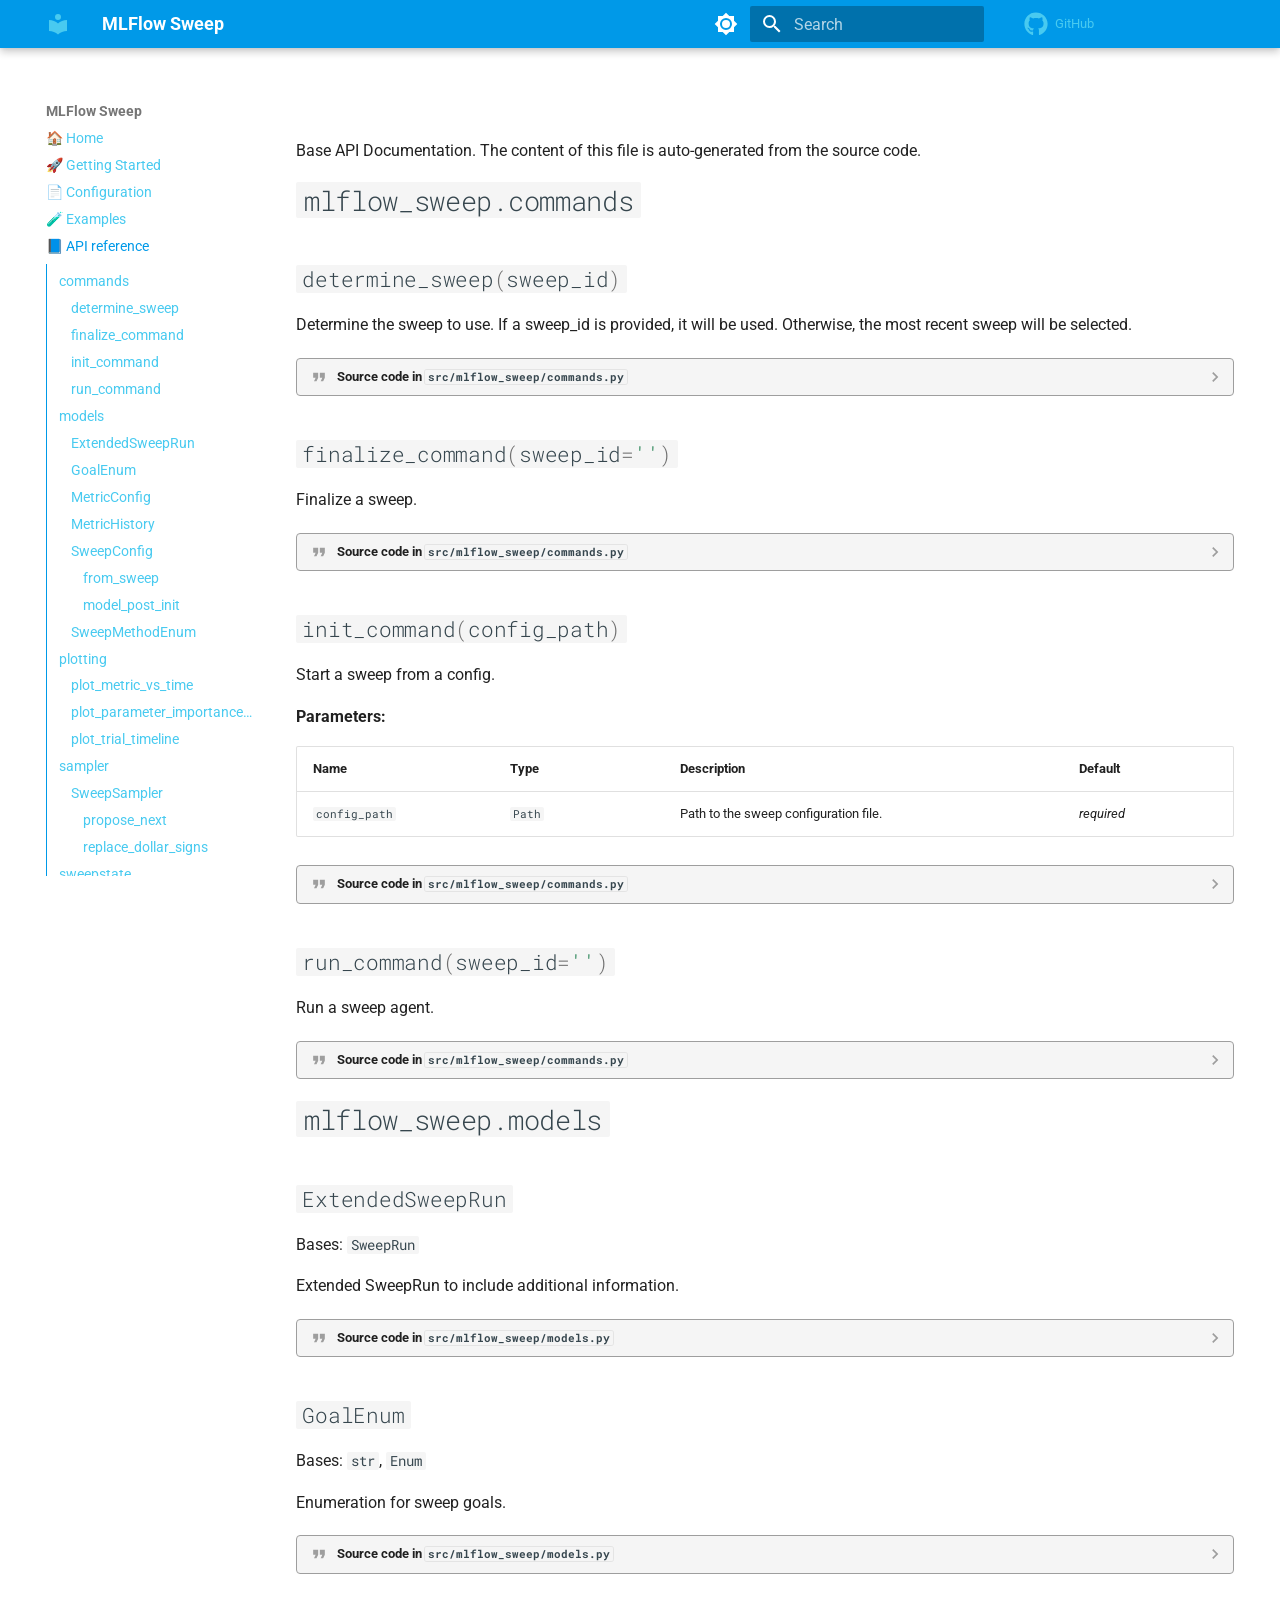
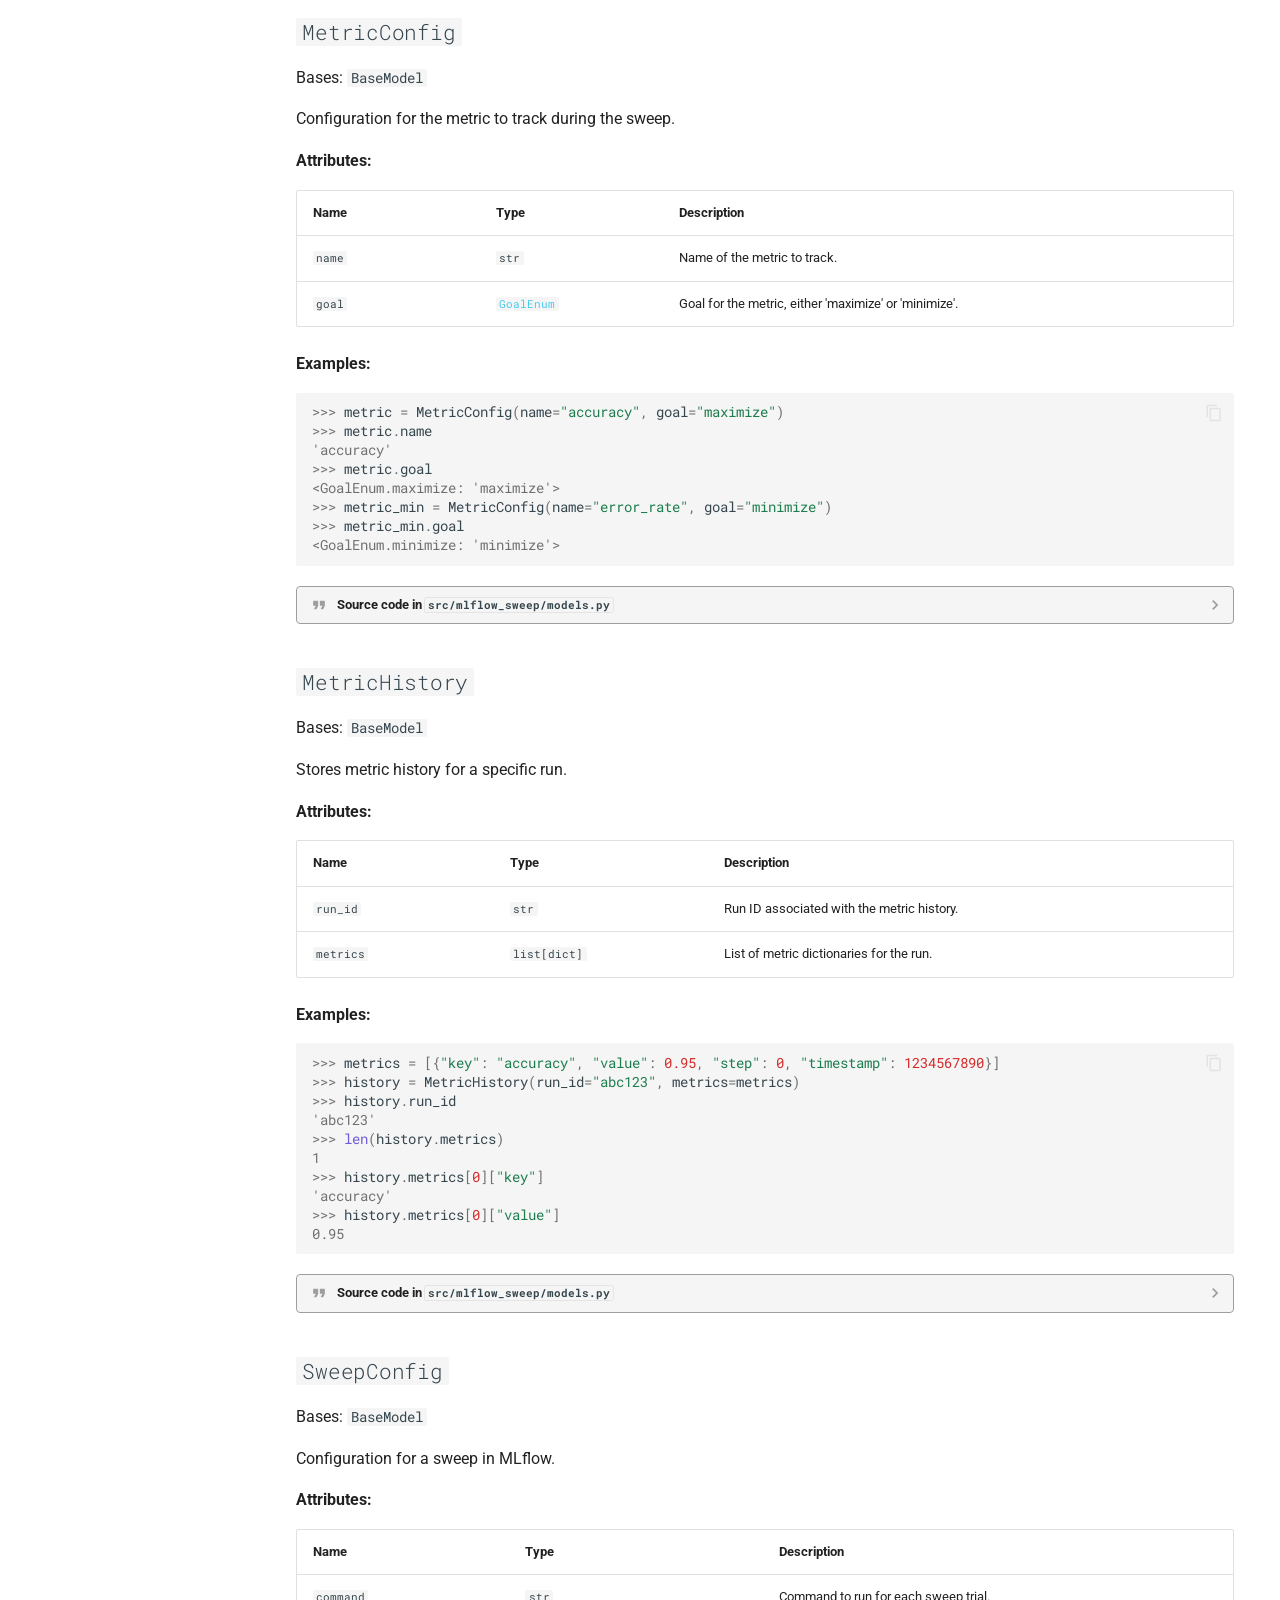
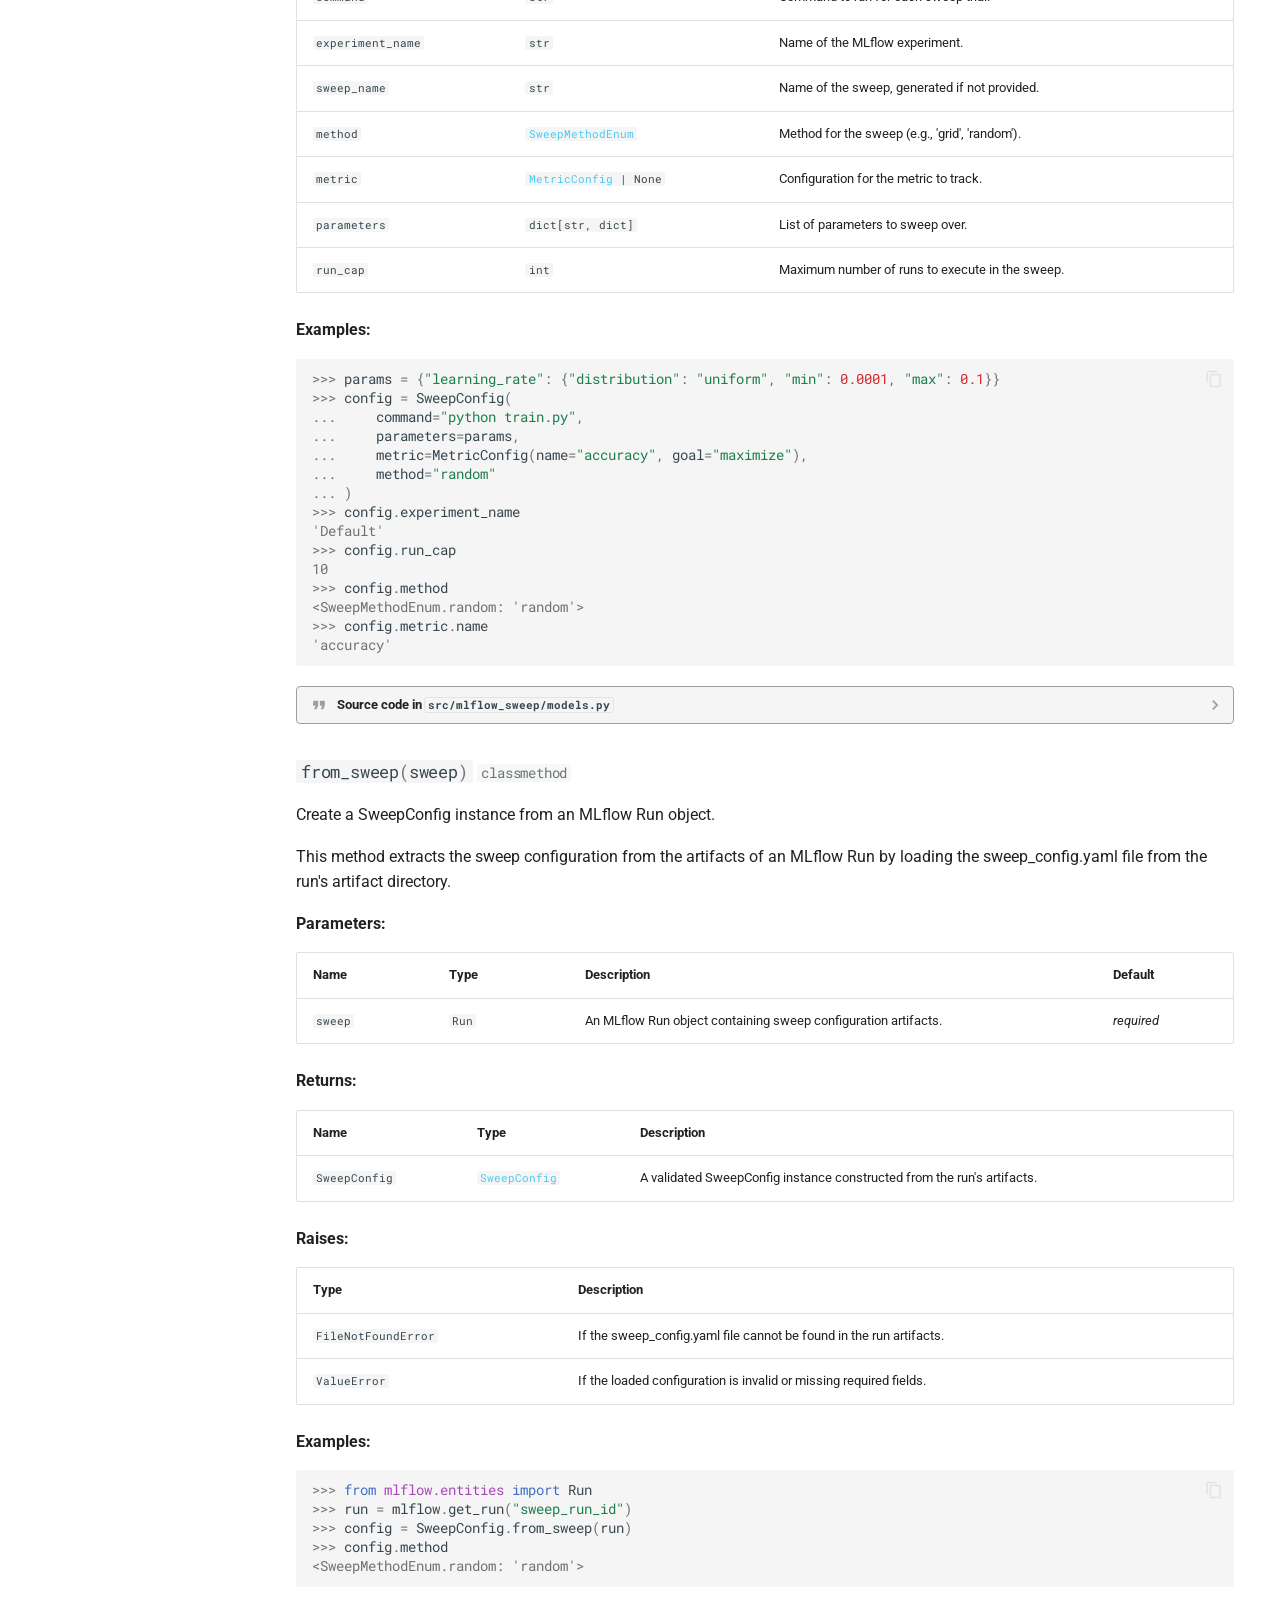
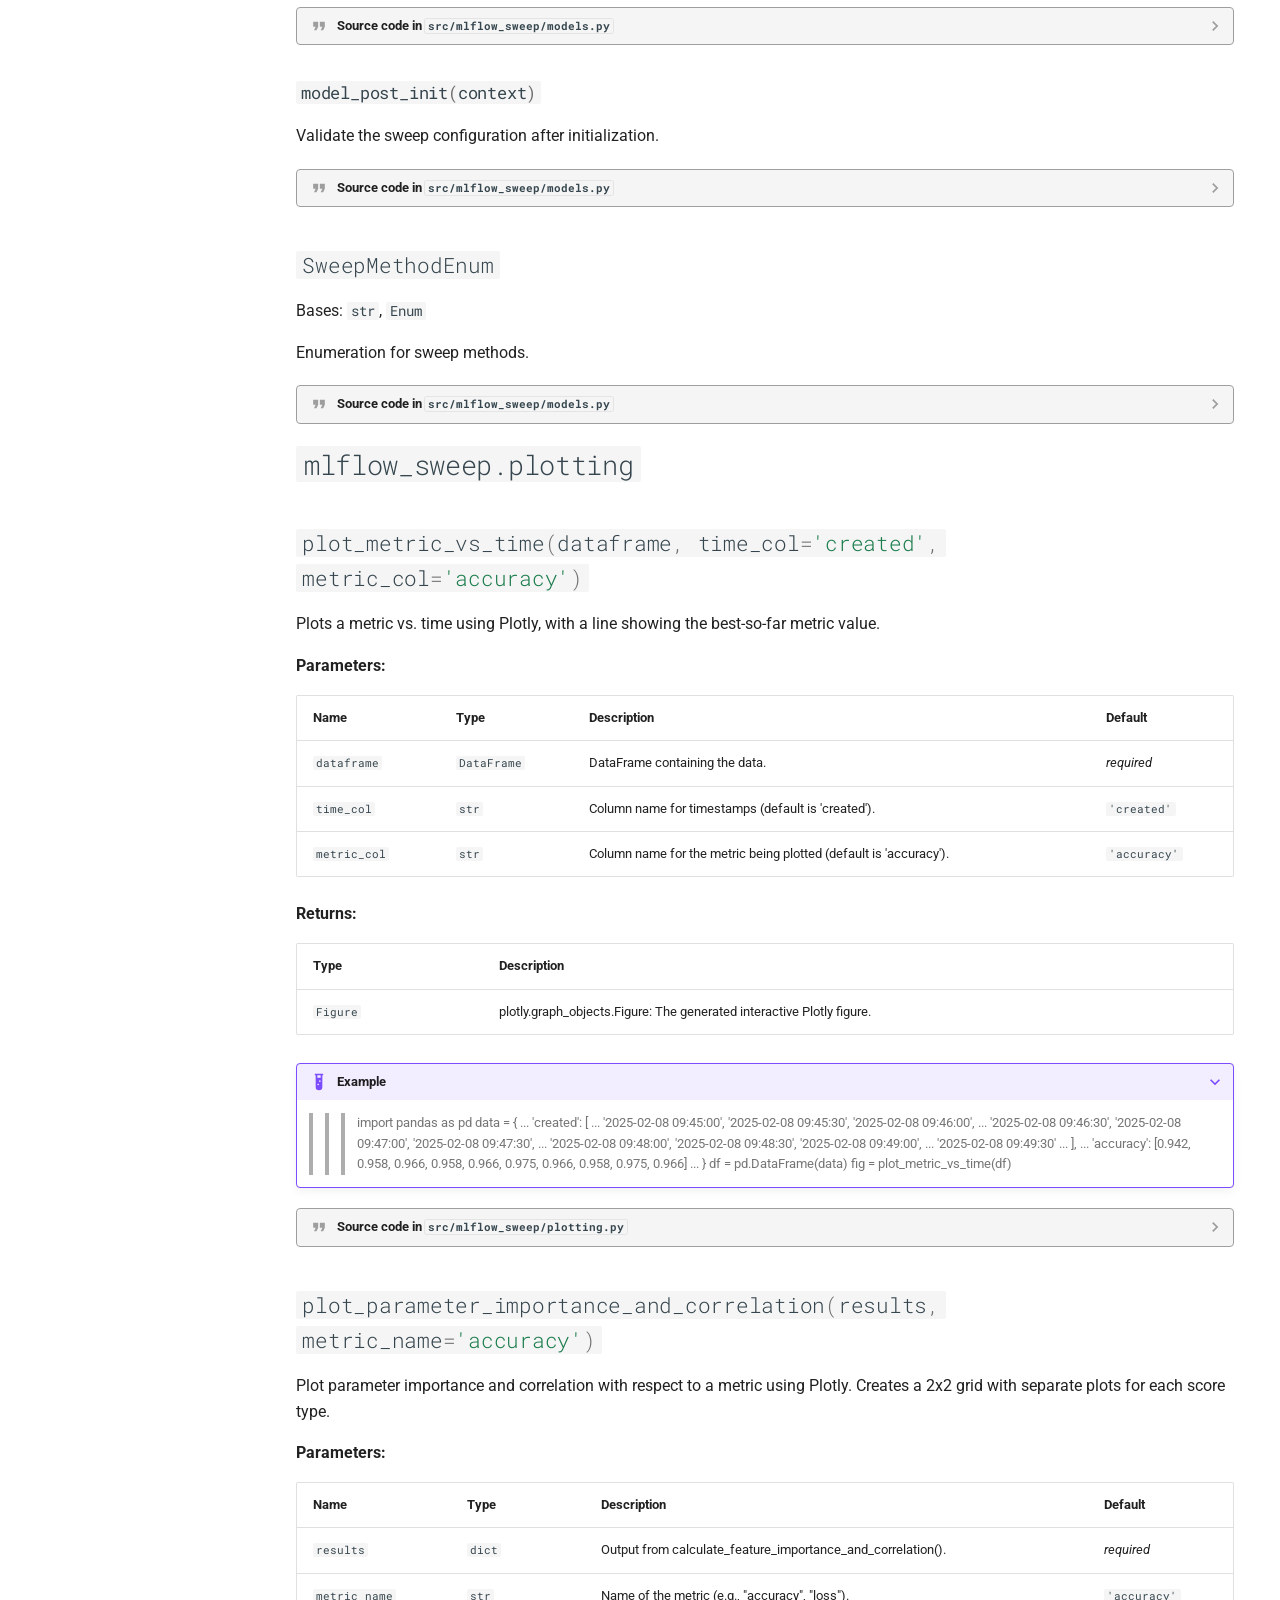
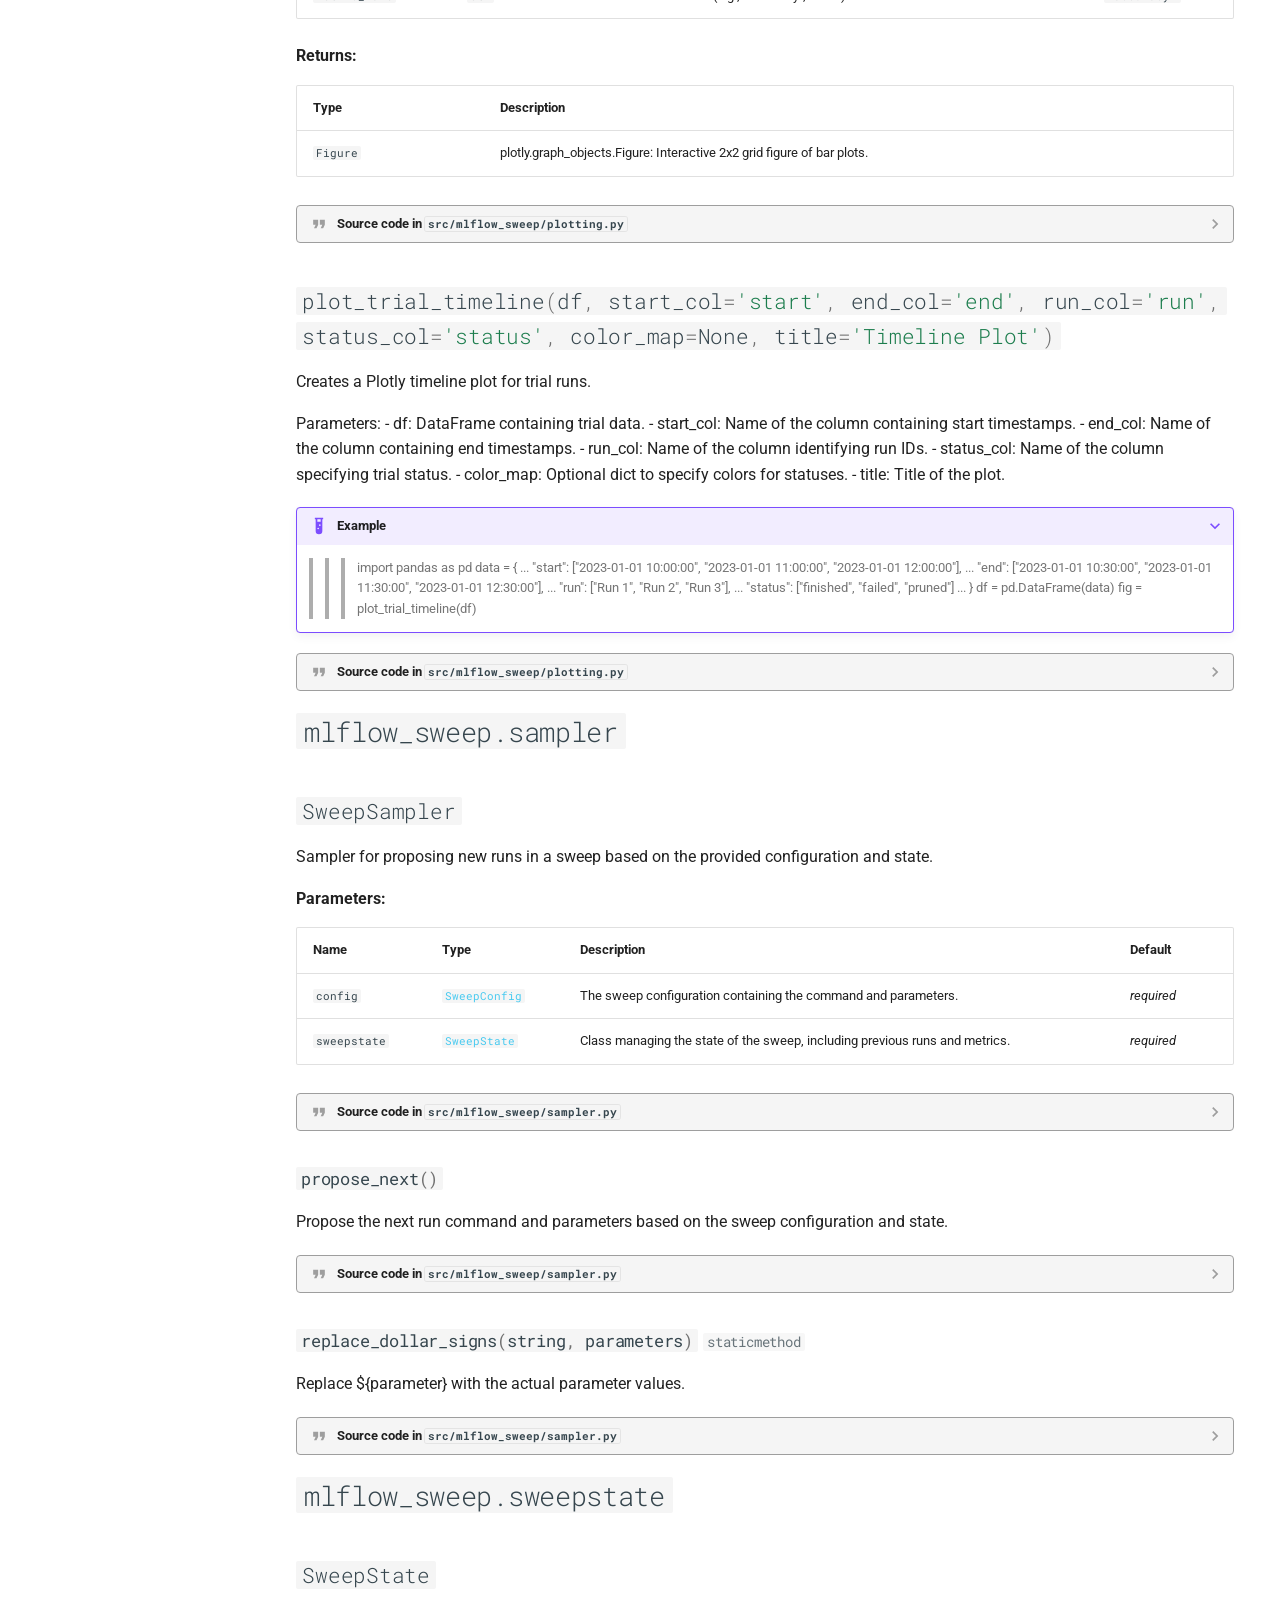
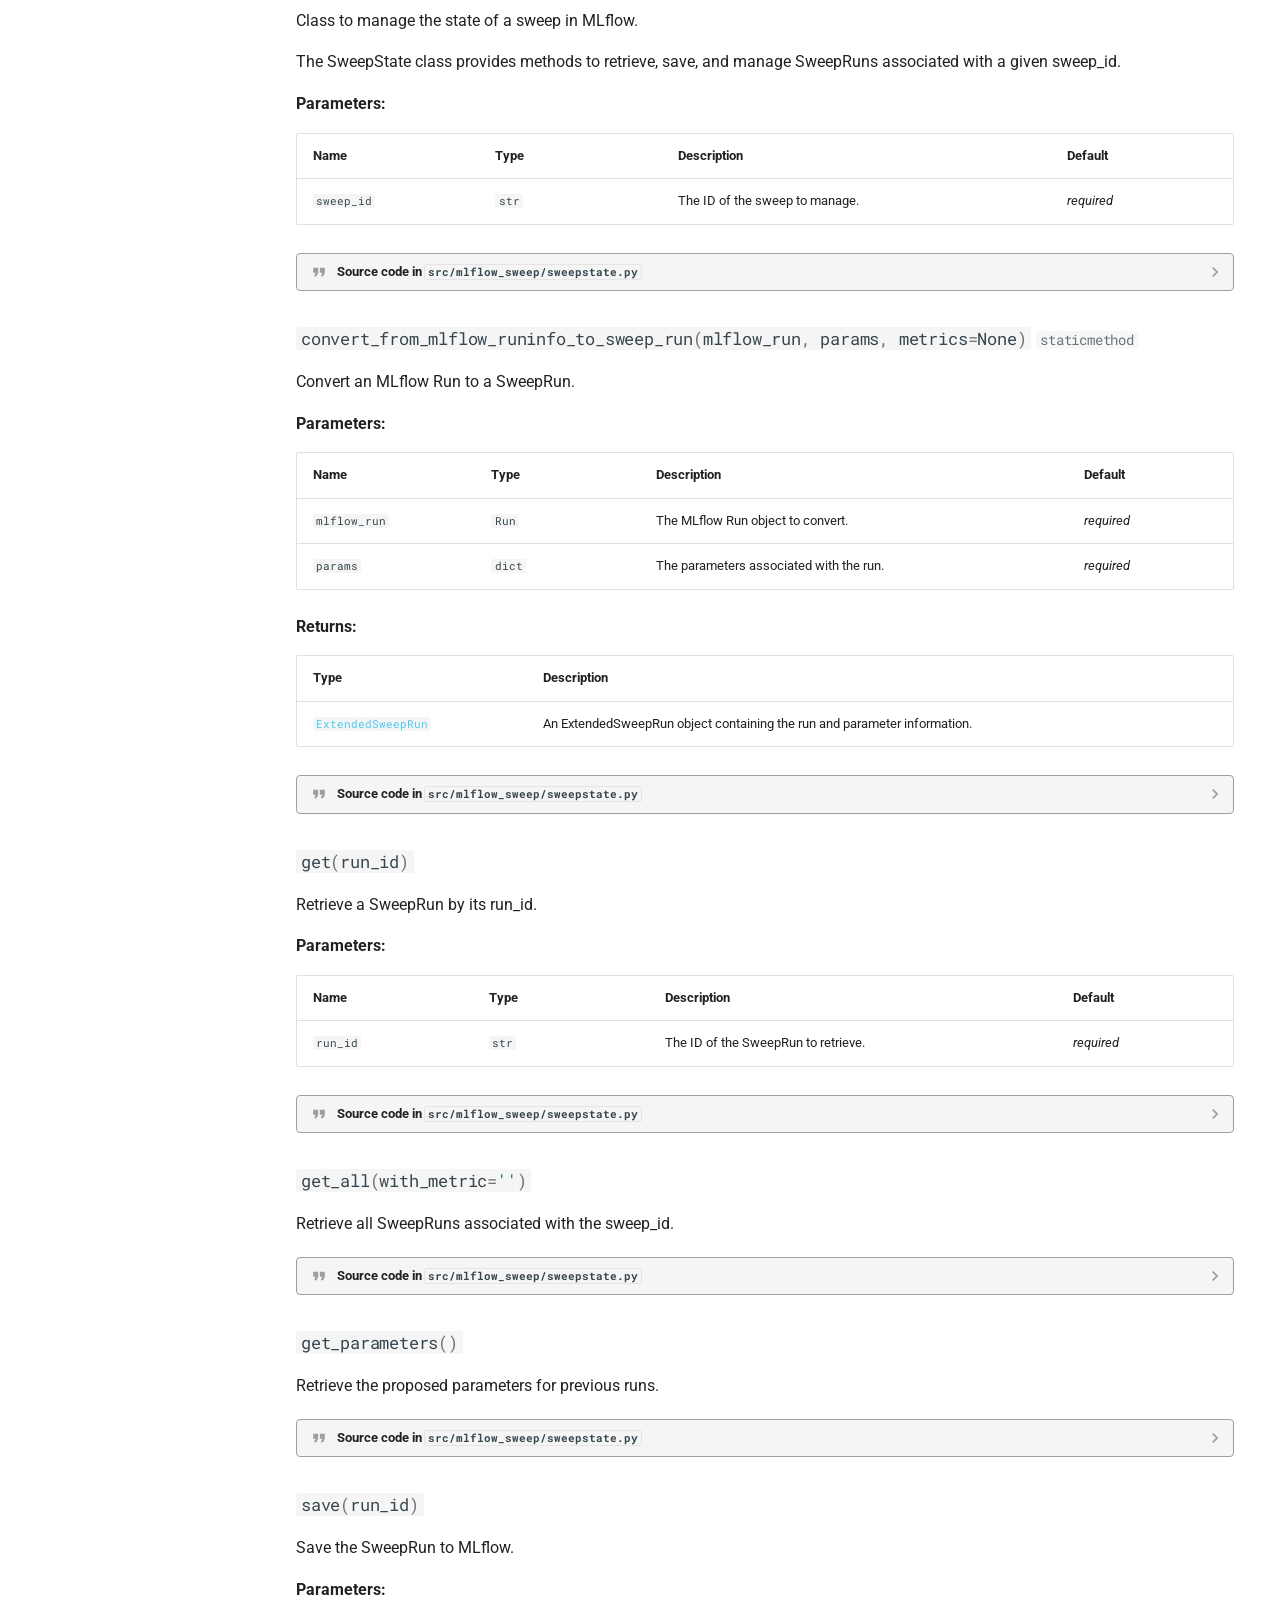
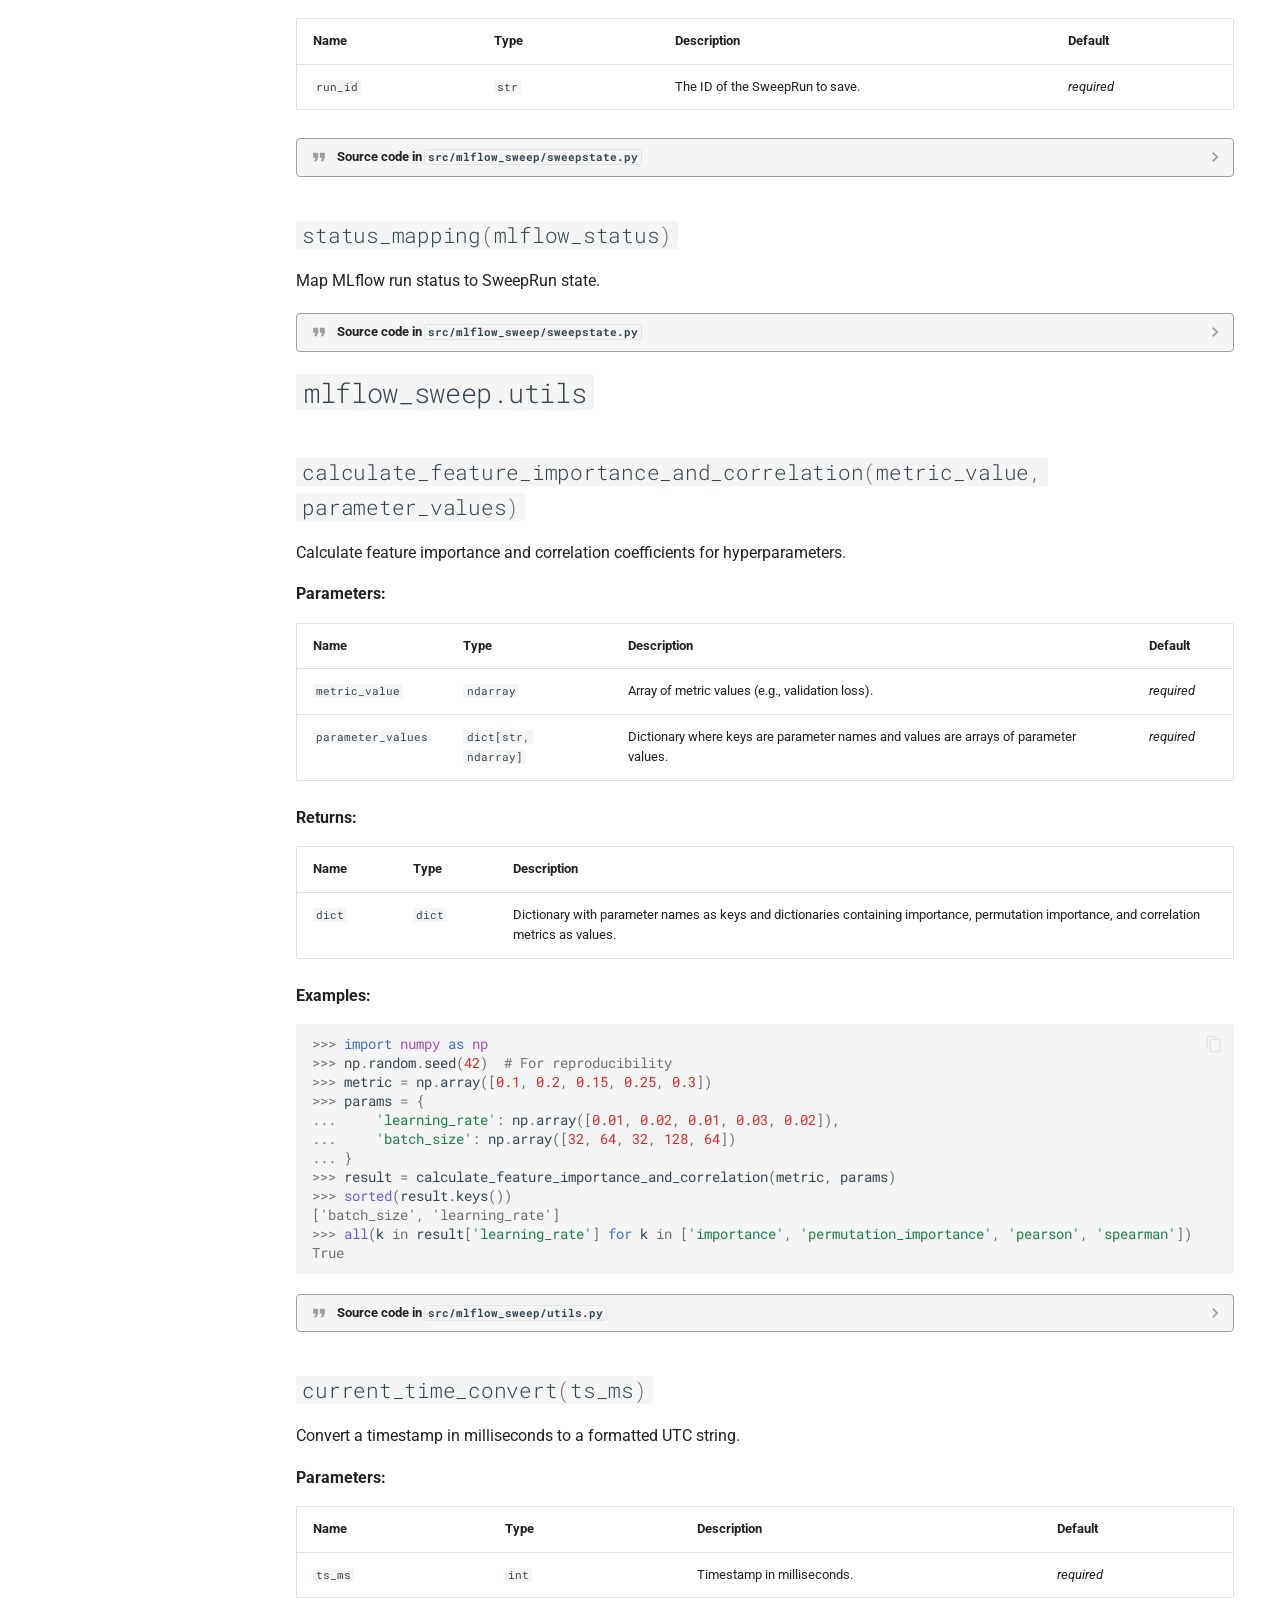
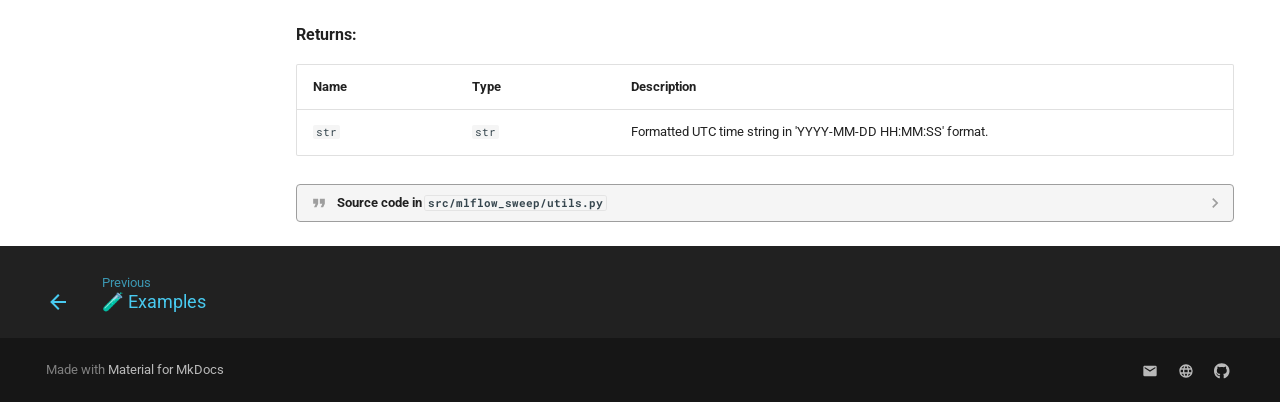
<file: api_references/index.html>
<!doctype html>
<html lang="en" class="no-js">
  <head>
    
      <meta charset="utf-8">
      <meta name="viewport" content="width=device-width,initial-scale=1">
      
      
      
      
        <link rel="prev" href="../examples/">
      
      
      
      <link rel="icon" href="../assets/images/favicon.png">
      <meta name="generator" content="mkdocs-1.6.1, mkdocs-material-9.6.14">
    
    
      
        <title>📘 API reference - MLFlow Sweep</title>
      
    
    
      <link rel="stylesheet" href="../assets/stylesheets/main.342714a4.min.css">
      
        
        <link rel="stylesheet" href="../assets/stylesheets/palette.06af60db.min.css">
      
      


    
    
      
    
    
      
        
        
        <link rel="preconnect" href="https://fonts.gstatic.com" crossorigin>
        <link rel="stylesheet" href="https://fonts.googleapis.com/css?family=Roboto:300,300i,400,400i,700,700i%7CRoboto+Mono:400,400i,700,700i&display=fallback">
        <style>:root{--md-text-font:"Roboto";--md-code-font:"Roboto Mono"}</style>
      
    
    
      <link rel="stylesheet" href="../assets/_mkdocstrings.css">
    
      <link rel="stylesheet" href="../stylesheets/extra.css">
    
    <script>__md_scope=new URL("..",location),__md_hash=e=>[...e].reduce(((e,_)=>(e<<5)-e+_.charCodeAt(0)),0),__md_get=(e,_=localStorage,t=__md_scope)=>JSON.parse(_.getItem(t.pathname+"."+e)),__md_set=(e,_,t=localStorage,a=__md_scope)=>{try{t.setItem(a.pathname+"."+e,JSON.stringify(_))}catch(e){}}</script>
    
      

    
    
    
   <link href="../assets/stylesheets/glightbox.min.css" rel="stylesheet"/><style>
    html.glightbox-open { overflow: initial; height: 100%; }
    .gslide-title { margin-top: 0px; user-select: text; }
    .gslide-desc { color: #666; user-select: text; }
    .gslide-image img { background: white; }
    .gscrollbar-fixer { padding-right: 15px; }
    .gdesc-inner { font-size: 0.75rem; }
    body[data-md-color-scheme="slate"] .gdesc-inner { background: var(--md-default-bg-color);}
    body[data-md-color-scheme="slate"] .gslide-title { color: var(--md-default-fg-color);}
    body[data-md-color-scheme="slate"] .gslide-desc { color: var(--md-default-fg-color);}</style> <script src="../assets/javascripts/glightbox.min.js"></script></head>
  
  
    
    
      
    
    
    
    
    <body dir="ltr" data-md-color-scheme="default" data-md-color-primary="custom" data-md-color-accent="indigo">
  
    
    <input class="md-toggle" data-md-toggle="drawer" type="checkbox" id="__drawer" autocomplete="off">
    <input class="md-toggle" data-md-toggle="search" type="checkbox" id="__search" autocomplete="off">
    <label class="md-overlay" for="__drawer"></label>
    <div data-md-component="skip">
      
        
        <a href="#_1" class="md-skip">
          Skip to content
        </a>
      
    </div>
    <div data-md-component="announce">
      
    </div>
    
    
      

  

<header class="md-header md-header--shadow" data-md-component="header">
  <nav class="md-header__inner md-grid" aria-label="Header">
    <a href=".." title="MLFlow Sweep" class="md-header__button md-logo" aria-label="MLFlow Sweep" data-md-component="logo">
      
  
  <svg xmlns="http://www.w3.org/2000/svg" viewBox="0 0 24 24"><path d="M12 8a3 3 0 0 0 3-3 3 3 0 0 0-3-3 3 3 0 0 0-3 3 3 3 0 0 0 3 3m0 3.54C9.64 9.35 6.5 8 3 8v11c3.5 0 6.64 1.35 9 3.54 2.36-2.19 5.5-3.54 9-3.54V8c-3.5 0-6.64 1.35-9 3.54"/></svg>

    </a>
    <label class="md-header__button md-icon" for="__drawer">
      
      <svg xmlns="http://www.w3.org/2000/svg" viewBox="0 0 24 24"><path d="M3 6h18v2H3zm0 5h18v2H3zm0 5h18v2H3z"/></svg>
    </label>
    <div class="md-header__title" data-md-component="header-title">
      <div class="md-header__ellipsis">
        <div class="md-header__topic">
          <span class="md-ellipsis">
            MLFlow Sweep
          </span>
        </div>
        <div class="md-header__topic" data-md-component="header-topic">
          <span class="md-ellipsis">
            
              📘 API reference
            
          </span>
        </div>
      </div>
    </div>
    
      
        <form class="md-header__option" data-md-component="palette">
  
    
    
    
    <input class="md-option" data-md-color-media="" data-md-color-scheme="default" data-md-color-primary="custom" data-md-color-accent="indigo"  aria-label="Switch to dark mode"  type="radio" name="__palette" id="__palette_0">
    
      <label class="md-header__button md-icon" title="Switch to dark mode" for="__palette_1" hidden>
        <svg xmlns="http://www.w3.org/2000/svg" viewBox="0 0 24 24"><path d="M12 8a4 4 0 0 0-4 4 4 4 0 0 0 4 4 4 4 0 0 0 4-4 4 4 0 0 0-4-4m0 10a6 6 0 0 1-6-6 6 6 0 0 1 6-6 6 6 0 0 1 6 6 6 6 0 0 1-6 6m8-9.31V4h-4.69L12 .69 8.69 4H4v4.69L.69 12 4 15.31V20h4.69L12 23.31 15.31 20H20v-4.69L23.31 12z"/></svg>
      </label>
    
  
    
    
    
    <input class="md-option" data-md-color-media="" data-md-color-scheme="slate" data-md-color-primary="custom" data-md-color-accent="indigo"  aria-label="Switch to light mode"  type="radio" name="__palette" id="__palette_1">
    
      <label class="md-header__button md-icon" title="Switch to light mode" for="__palette_0" hidden>
        <svg xmlns="http://www.w3.org/2000/svg" viewBox="0 0 24 24"><path d="M12 18c-.89 0-1.74-.2-2.5-.55C11.56 16.5 13 14.42 13 12s-1.44-4.5-3.5-5.45C10.26 6.2 11.11 6 12 6a6 6 0 0 1 6 6 6 6 0 0 1-6 6m8-9.31V4h-4.69L12 .69 8.69 4H4v4.69L.69 12 4 15.31V20h4.69L12 23.31 15.31 20H20v-4.69L23.31 12z"/></svg>
      </label>
    
  
</form>
      
    
    
      <script>var palette=__md_get("__palette");if(palette&&palette.color){if("(prefers-color-scheme)"===palette.color.media){var media=matchMedia("(prefers-color-scheme: light)"),input=document.querySelector(media.matches?"[data-md-color-media='(prefers-color-scheme: light)']":"[data-md-color-media='(prefers-color-scheme: dark)']");palette.color.media=input.getAttribute("data-md-color-media"),palette.color.scheme=input.getAttribute("data-md-color-scheme"),palette.color.primary=input.getAttribute("data-md-color-primary"),palette.color.accent=input.getAttribute("data-md-color-accent")}for(var[key,value]of Object.entries(palette.color))document.body.setAttribute("data-md-color-"+key,value)}</script>
    
    
    
      
      
        <label class="md-header__button md-icon" for="__search">
          
          <svg xmlns="http://www.w3.org/2000/svg" viewBox="0 0 24 24"><path d="M9.5 3A6.5 6.5 0 0 1 16 9.5c0 1.61-.59 3.09-1.56 4.23l.27.27h.79l5 5-1.5 1.5-5-5v-.79l-.27-.27A6.52 6.52 0 0 1 9.5 16 6.5 6.5 0 0 1 3 9.5 6.5 6.5 0 0 1 9.5 3m0 2C7 5 5 7 5 9.5S7 14 9.5 14 14 12 14 9.5 12 5 9.5 5"/></svg>
        </label>
        <div class="md-search" data-md-component="search" role="dialog">
  <label class="md-search__overlay" for="__search"></label>
  <div class="md-search__inner" role="search">
    <form class="md-search__form" name="search">
      <input type="text" class="md-search__input" name="query" aria-label="Search" placeholder="Search" autocapitalize="off" autocorrect="off" autocomplete="off" spellcheck="false" data-md-component="search-query" required>
      <label class="md-search__icon md-icon" for="__search">
        
        <svg xmlns="http://www.w3.org/2000/svg" viewBox="0 0 24 24"><path d="M9.5 3A6.5 6.5 0 0 1 16 9.5c0 1.61-.59 3.09-1.56 4.23l.27.27h.79l5 5-1.5 1.5-5-5v-.79l-.27-.27A6.52 6.52 0 0 1 9.5 16 6.5 6.5 0 0 1 3 9.5 6.5 6.5 0 0 1 9.5 3m0 2C7 5 5 7 5 9.5S7 14 9.5 14 14 12 14 9.5 12 5 9.5 5"/></svg>
        
        <svg xmlns="http://www.w3.org/2000/svg" viewBox="0 0 24 24"><path d="M20 11v2H8l5.5 5.5-1.42 1.42L4.16 12l7.92-7.92L13.5 5.5 8 11z"/></svg>
      </label>
      <nav class="md-search__options" aria-label="Search">
        
        <button type="reset" class="md-search__icon md-icon" title="Clear" aria-label="Clear" tabindex="-1">
          
          <svg xmlns="http://www.w3.org/2000/svg" viewBox="0 0 24 24"><path d="M19 6.41 17.59 5 12 10.59 6.41 5 5 6.41 10.59 12 5 17.59 6.41 19 12 13.41 17.59 19 19 17.59 13.41 12z"/></svg>
        </button>
      </nav>
      
        <div class="md-search__suggest" data-md-component="search-suggest"></div>
      
    </form>
    <div class="md-search__output">
      <div class="md-search__scrollwrap" tabindex="0" data-md-scrollfix>
        <div class="md-search-result" data-md-component="search-result">
          <div class="md-search-result__meta">
            Initializing search
          </div>
          <ol class="md-search-result__list" role="presentation"></ol>
        </div>
      </div>
    </div>
  </div>
</div>
      
    
    
      <div class="md-header__source">
        <a href="https://github.com/SkafteNicki/mlflow_sweep" title="Go to repository" class="md-source" data-md-component="source">
  <div class="md-source__icon md-icon">
    
    <svg xmlns="http://www.w3.org/2000/svg" viewBox="0 0 496 512"><!--! Font Awesome Free 6.7.2 by @fontawesome - https://fontawesome.com License - https://fontawesome.com/license/free (Icons: CC BY 4.0, Fonts: SIL OFL 1.1, Code: MIT License) Copyright 2024 Fonticons, Inc.--><path d="M165.9 397.4c0 2-2.3 3.6-5.2 3.6-3.3.3-5.6-1.3-5.6-3.6 0-2 2.3-3.6 5.2-3.6 3-.3 5.6 1.3 5.6 3.6m-31.1-4.5c-.7 2 1.3 4.3 4.3 4.9 2.6 1 5.6 0 6.2-2s-1.3-4.3-4.3-5.2c-2.6-.7-5.5.3-6.2 2.3m44.2-1.7c-2.9.7-4.9 2.6-4.6 4.9.3 2 2.9 3.3 5.9 2.6 2.9-.7 4.9-2.6 4.6-4.6-.3-1.9-3-3.2-5.9-2.9M244.8 8C106.1 8 0 113.3 0 252c0 110.9 69.8 205.8 169.5 239.2 12.8 2.3 17.3-5.6 17.3-12.1 0-6.2-.3-40.4-.3-61.4 0 0-70 15-84.7-29.8 0 0-11.4-29.1-27.8-36.6 0 0-22.9-15.7 1.6-15.4 0 0 24.9 2 38.6 25.8 21.9 38.6 58.6 27.5 72.9 20.9 2.3-16 8.8-27.1 16-33.7-55.9-6.2-112.3-14.3-112.3-110.5 0-27.5 7.6-41.3 23.6-58.9-2.6-6.5-11.1-33.3 2.6-67.9 20.9-6.5 69 27 69 27 20-5.6 41.5-8.5 62.8-8.5s42.8 2.9 62.8 8.5c0 0 48.1-33.6 69-27 13.7 34.7 5.2 61.4 2.6 67.9 16 17.7 25.8 31.5 25.8 58.9 0 96.5-58.9 104.2-114.8 110.5 9.2 7.9 17 22.9 17 46.4 0 33.7-.3 75.4-.3 83.6 0 6.5 4.6 14.4 17.3 12.1C428.2 457.8 496 362.9 496 252 496 113.3 383.5 8 244.8 8M97.2 352.9c-1.3 1-1 3.3.7 5.2 1.6 1.6 3.9 2.3 5.2 1 1.3-1 1-3.3-.7-5.2-1.6-1.6-3.9-2.3-5.2-1m-10.8-8.1c-.7 1.3.3 2.9 2.3 3.9 1.6 1 3.6.7 4.3-.7.7-1.3-.3-2.9-2.3-3.9-2-.6-3.6-.3-4.3.7m32.4 35.6c-1.6 1.3-1 4.3 1.3 6.2 2.3 2.3 5.2 2.6 6.5 1 1.3-1.3.7-4.3-1.3-6.2-2.2-2.3-5.2-2.6-6.5-1m-11.4-14.7c-1.6 1-1.6 3.6 0 5.9s4.3 3.3 5.6 2.3c1.6-1.3 1.6-3.9 0-6.2-1.4-2.3-4-3.3-5.6-2"/></svg>
  </div>
  <div class="md-source__repository">
    GitHub
  </div>
</a>
      </div>
    
  </nav>
  
</header>
    
    <div class="md-container" data-md-component="container">
      
      
        
          
        
      
      <main class="md-main" data-md-component="main">
        <div class="md-main__inner md-grid">
          
            
              
              <div class="md-sidebar md-sidebar--primary" data-md-component="sidebar" data-md-type="navigation" >
                <div class="md-sidebar__scrollwrap">
                  <div class="md-sidebar__inner">
                    



  

<nav class="md-nav md-nav--primary md-nav--integrated" aria-label="Navigation" data-md-level="0">
  <label class="md-nav__title" for="__drawer">
    <a href=".." title="MLFlow Sweep" class="md-nav__button md-logo" aria-label="MLFlow Sweep" data-md-component="logo">
      
  
  <svg xmlns="http://www.w3.org/2000/svg" viewBox="0 0 24 24"><path d="M12 8a3 3 0 0 0 3-3 3 3 0 0 0-3-3 3 3 0 0 0-3 3 3 3 0 0 0 3 3m0 3.54C9.64 9.35 6.5 8 3 8v11c3.5 0 6.64 1.35 9 3.54 2.36-2.19 5.5-3.54 9-3.54V8c-3.5 0-6.64 1.35-9 3.54"/></svg>

    </a>
    MLFlow Sweep
  </label>
  
    <div class="md-nav__source">
      <a href="https://github.com/SkafteNicki/mlflow_sweep" title="Go to repository" class="md-source" data-md-component="source">
  <div class="md-source__icon md-icon">
    
    <svg xmlns="http://www.w3.org/2000/svg" viewBox="0 0 496 512"><!--! Font Awesome Free 6.7.2 by @fontawesome - https://fontawesome.com License - https://fontawesome.com/license/free (Icons: CC BY 4.0, Fonts: SIL OFL 1.1, Code: MIT License) Copyright 2024 Fonticons, Inc.--><path d="M165.9 397.4c0 2-2.3 3.6-5.2 3.6-3.3.3-5.6-1.3-5.6-3.6 0-2 2.3-3.6 5.2-3.6 3-.3 5.6 1.3 5.6 3.6m-31.1-4.5c-.7 2 1.3 4.3 4.3 4.9 2.6 1 5.6 0 6.2-2s-1.3-4.3-4.3-5.2c-2.6-.7-5.5.3-6.2 2.3m44.2-1.7c-2.9.7-4.9 2.6-4.6 4.9.3 2 2.9 3.3 5.9 2.6 2.9-.7 4.9-2.6 4.6-4.6-.3-1.9-3-3.2-5.9-2.9M244.8 8C106.1 8 0 113.3 0 252c0 110.9 69.8 205.8 169.5 239.2 12.8 2.3 17.3-5.6 17.3-12.1 0-6.2-.3-40.4-.3-61.4 0 0-70 15-84.7-29.8 0 0-11.4-29.1-27.8-36.6 0 0-22.9-15.7 1.6-15.4 0 0 24.9 2 38.6 25.8 21.9 38.6 58.6 27.5 72.9 20.9 2.3-16 8.8-27.1 16-33.7-55.9-6.2-112.3-14.3-112.3-110.5 0-27.5 7.6-41.3 23.6-58.9-2.6-6.5-11.1-33.3 2.6-67.9 20.9-6.5 69 27 69 27 20-5.6 41.5-8.5 62.8-8.5s42.8 2.9 62.8 8.5c0 0 48.1-33.6 69-27 13.7 34.7 5.2 61.4 2.6 67.9 16 17.7 25.8 31.5 25.8 58.9 0 96.5-58.9 104.2-114.8 110.5 9.2 7.9 17 22.9 17 46.4 0 33.7-.3 75.4-.3 83.6 0 6.5 4.6 14.4 17.3 12.1C428.2 457.8 496 362.9 496 252 496 113.3 383.5 8 244.8 8M97.2 352.9c-1.3 1-1 3.3.7 5.2 1.6 1.6 3.9 2.3 5.2 1 1.3-1 1-3.3-.7-5.2-1.6-1.6-3.9-2.3-5.2-1m-10.8-8.1c-.7 1.3.3 2.9 2.3 3.9 1.6 1 3.6.7 4.3-.7.7-1.3-.3-2.9-2.3-3.9-2-.6-3.6-.3-4.3.7m32.4 35.6c-1.6 1.3-1 4.3 1.3 6.2 2.3 2.3 5.2 2.6 6.5 1 1.3-1.3.7-4.3-1.3-6.2-2.2-2.3-5.2-2.6-6.5-1m-11.4-14.7c-1.6 1-1.6 3.6 0 5.9s4.3 3.3 5.6 2.3c1.6-1.3 1.6-3.9 0-6.2-1.4-2.3-4-3.3-5.6-2"/></svg>
  </div>
  <div class="md-source__repository">
    GitHub
  </div>
</a>
    </div>
  
  <ul class="md-nav__list" data-md-scrollfix>
    
      
      
  
  
  
  
    <li class="md-nav__item">
      <a href=".." class="md-nav__link">
        
  
  
  <span class="md-ellipsis">
    🏠 Home
    
  </span>
  

      </a>
    </li>
  

    
      
      
  
  
  
  
    <li class="md-nav__item">
      <a href="../quickstart/" class="md-nav__link">
        
  
  
  <span class="md-ellipsis">
    🚀 Getting Started
    
  </span>
  

      </a>
    </li>
  

    
      
      
  
  
  
  
    <li class="md-nav__item">
      <a href="../configuration/" class="md-nav__link">
        
  
  
  <span class="md-ellipsis">
    📄 Configuration
    
  </span>
  

      </a>
    </li>
  

    
      
      
  
  
  
  
    <li class="md-nav__item">
      <a href="../examples/" class="md-nav__link">
        
  
  
  <span class="md-ellipsis">
    🧪 Examples
    
  </span>
  

      </a>
    </li>
  

    
      
      
  
  
    
  
  
  
    <li class="md-nav__item md-nav__item--active">
      
      <input class="md-nav__toggle md-toggle" type="checkbox" id="__toc">
      
      
      
        <label class="md-nav__link md-nav__link--active" for="__toc">
          
  
  
  <span class="md-ellipsis">
    📘 API reference
    
  </span>
  

          <span class="md-nav__icon md-icon"></span>
        </label>
      
      <a href="./" class="md-nav__link md-nav__link--active">
        
  
  
  <span class="md-ellipsis">
    📘 API reference
    
  </span>
  

      </a>
      
        

<nav class="md-nav md-nav--secondary" aria-label="Table of contents">
  
  
  
  
    <label class="md-nav__title" for="__toc">
      <span class="md-nav__icon md-icon"></span>
      Table of contents
    </label>
    <ul class="md-nav__list" data-md-component="toc" data-md-scrollfix>
      
        <li class="md-nav__item">
  <a href="#_1" class="md-nav__link">
    <span class="md-ellipsis">
      
    </span>
  </a>
  
</li>
      
        <li class="md-nav__item">
  <a href="#mlflow_sweep.commands" class="md-nav__link">
    <span class="md-ellipsis">
      commands
    </span>
  </a>
  
    <nav class="md-nav" aria-label="commands">
      <ul class="md-nav__list">
        
          <li class="md-nav__item">
  <a href="#mlflow_sweep.commands.determine_sweep" class="md-nav__link">
    <span class="md-ellipsis">
      determine_sweep
    </span>
  </a>
  
</li>
        
          <li class="md-nav__item">
  <a href="#mlflow_sweep.commands.finalize_command" class="md-nav__link">
    <span class="md-ellipsis">
      finalize_command
    </span>
  </a>
  
</li>
        
          <li class="md-nav__item">
  <a href="#mlflow_sweep.commands.init_command" class="md-nav__link">
    <span class="md-ellipsis">
      init_command
    </span>
  </a>
  
</li>
        
          <li class="md-nav__item">
  <a href="#mlflow_sweep.commands.run_command" class="md-nav__link">
    <span class="md-ellipsis">
      run_command
    </span>
  </a>
  
</li>
        
      </ul>
    </nav>
  
</li>
      
        <li class="md-nav__item">
  <a href="#mlflow_sweep.models" class="md-nav__link">
    <span class="md-ellipsis">
      models
    </span>
  </a>
  
    <nav class="md-nav" aria-label="models">
      <ul class="md-nav__list">
        
          <li class="md-nav__item">
  <a href="#mlflow_sweep.models.ExtendedSweepRun" class="md-nav__link">
    <span class="md-ellipsis">
      ExtendedSweepRun
    </span>
  </a>
  
</li>
        
          <li class="md-nav__item">
  <a href="#mlflow_sweep.models.GoalEnum" class="md-nav__link">
    <span class="md-ellipsis">
      GoalEnum
    </span>
  </a>
  
</li>
        
          <li class="md-nav__item">
  <a href="#mlflow_sweep.models.MetricConfig" class="md-nav__link">
    <span class="md-ellipsis">
      MetricConfig
    </span>
  </a>
  
</li>
        
          <li class="md-nav__item">
  <a href="#mlflow_sweep.models.MetricHistory" class="md-nav__link">
    <span class="md-ellipsis">
      MetricHistory
    </span>
  </a>
  
</li>
        
          <li class="md-nav__item">
  <a href="#mlflow_sweep.models.SweepConfig" class="md-nav__link">
    <span class="md-ellipsis">
      SweepConfig
    </span>
  </a>
  
    <nav class="md-nav" aria-label="SweepConfig">
      <ul class="md-nav__list">
        
          <li class="md-nav__item">
  <a href="#mlflow_sweep.models.SweepConfig.from_sweep" class="md-nav__link">
    <span class="md-ellipsis">
      from_sweep
    </span>
  </a>
  
</li>
        
          <li class="md-nav__item">
  <a href="#mlflow_sweep.models.SweepConfig.model_post_init" class="md-nav__link">
    <span class="md-ellipsis">
      model_post_init
    </span>
  </a>
  
</li>
        
      </ul>
    </nav>
  
</li>
        
          <li class="md-nav__item">
  <a href="#mlflow_sweep.models.SweepMethodEnum" class="md-nav__link">
    <span class="md-ellipsis">
      SweepMethodEnum
    </span>
  </a>
  
</li>
        
      </ul>
    </nav>
  
</li>
      
        <li class="md-nav__item">
  <a href="#mlflow_sweep.plotting" class="md-nav__link">
    <span class="md-ellipsis">
      plotting
    </span>
  </a>
  
    <nav class="md-nav" aria-label="plotting">
      <ul class="md-nav__list">
        
          <li class="md-nav__item">
  <a href="#mlflow_sweep.plotting.plot_metric_vs_time" class="md-nav__link">
    <span class="md-ellipsis">
      plot_metric_vs_time
    </span>
  </a>
  
</li>
        
          <li class="md-nav__item">
  <a href="#mlflow_sweep.plotting.plot_parameter_importance_and_correlation" class="md-nav__link">
    <span class="md-ellipsis">
      plot_parameter_importance_and_correlation
    </span>
  </a>
  
</li>
        
          <li class="md-nav__item">
  <a href="#mlflow_sweep.plotting.plot_trial_timeline" class="md-nav__link">
    <span class="md-ellipsis">
      plot_trial_timeline
    </span>
  </a>
  
</li>
        
      </ul>
    </nav>
  
</li>
      
        <li class="md-nav__item">
  <a href="#mlflow_sweep.sampler" class="md-nav__link">
    <span class="md-ellipsis">
      sampler
    </span>
  </a>
  
    <nav class="md-nav" aria-label="sampler">
      <ul class="md-nav__list">
        
          <li class="md-nav__item">
  <a href="#mlflow_sweep.sampler.SweepSampler" class="md-nav__link">
    <span class="md-ellipsis">
      SweepSampler
    </span>
  </a>
  
    <nav class="md-nav" aria-label="SweepSampler">
      <ul class="md-nav__list">
        
          <li class="md-nav__item">
  <a href="#mlflow_sweep.sampler.SweepSampler.propose_next" class="md-nav__link">
    <span class="md-ellipsis">
      propose_next
    </span>
  </a>
  
</li>
        
          <li class="md-nav__item">
  <a href="#mlflow_sweep.sampler.SweepSampler.replace_dollar_signs" class="md-nav__link">
    <span class="md-ellipsis">
      replace_dollar_signs
    </span>
  </a>
  
</li>
        
      </ul>
    </nav>
  
</li>
        
      </ul>
    </nav>
  
</li>
      
        <li class="md-nav__item">
  <a href="#mlflow_sweep.sweepstate" class="md-nav__link">
    <span class="md-ellipsis">
      sweepstate
    </span>
  </a>
  
    <nav class="md-nav" aria-label="sweepstate">
      <ul class="md-nav__list">
        
          <li class="md-nav__item">
  <a href="#mlflow_sweep.sweepstate.SweepState" class="md-nav__link">
    <span class="md-ellipsis">
      SweepState
    </span>
  </a>
  
    <nav class="md-nav" aria-label="SweepState">
      <ul class="md-nav__list">
        
          <li class="md-nav__item">
  <a href="#mlflow_sweep.sweepstate.SweepState.convert_from_mlflow_runinfo_to_sweep_run" class="md-nav__link">
    <span class="md-ellipsis">
      convert_from_mlflow_runinfo_to_sweep_run
    </span>
  </a>
  
</li>
        
          <li class="md-nav__item">
  <a href="#mlflow_sweep.sweepstate.SweepState.get" class="md-nav__link">
    <span class="md-ellipsis">
      get
    </span>
  </a>
  
</li>
        
          <li class="md-nav__item">
  <a href="#mlflow_sweep.sweepstate.SweepState.get_all" class="md-nav__link">
    <span class="md-ellipsis">
      get_all
    </span>
  </a>
  
</li>
        
          <li class="md-nav__item">
  <a href="#mlflow_sweep.sweepstate.SweepState.get_parameters" class="md-nav__link">
    <span class="md-ellipsis">
      get_parameters
    </span>
  </a>
  
</li>
        
          <li class="md-nav__item">
  <a href="#mlflow_sweep.sweepstate.SweepState.save" class="md-nav__link">
    <span class="md-ellipsis">
      save
    </span>
  </a>
  
</li>
        
      </ul>
    </nav>
  
</li>
        
          <li class="md-nav__item">
  <a href="#mlflow_sweep.sweepstate.status_mapping" class="md-nav__link">
    <span class="md-ellipsis">
      status_mapping
    </span>
  </a>
  
</li>
        
      </ul>
    </nav>
  
</li>
      
        <li class="md-nav__item">
  <a href="#mlflow_sweep.utils" class="md-nav__link">
    <span class="md-ellipsis">
      utils
    </span>
  </a>
  
    <nav class="md-nav" aria-label="utils">
      <ul class="md-nav__list">
        
          <li class="md-nav__item">
  <a href="#mlflow_sweep.utils.calculate_feature_importance_and_correlation" class="md-nav__link">
    <span class="md-ellipsis">
      calculate_feature_importance_and_correlation
    </span>
  </a>
  
</li>
        
          <li class="md-nav__item">
  <a href="#mlflow_sweep.utils.current_time_convert" class="md-nav__link">
    <span class="md-ellipsis">
      current_time_convert
    </span>
  </a>
  
</li>
        
      </ul>
    </nav>
  
</li>
      
    </ul>
  
</nav>
      
    </li>
  

    
  </ul>
</nav>
                  </div>
                </div>
              </div>
            
            
          
          
            <div class="md-content" data-md-component="content">
              <article class="md-content__inner md-typeset">
                
                  


  
  


<h2 id="_1"></h2>
<p>Base API Documentation. The content of this file is auto-generated from the source code.</p>


<div class="doc doc-object doc-module">



<h1 id="mlflow_sweep.commands" class="doc doc-heading">
            <code>mlflow_sweep.commands</code>


</h1>

    <div class="doc doc-contents first">









  <div class="doc doc-children">









<div class="doc doc-object doc-function">


<h2 id="mlflow_sweep.commands.determine_sweep" class="doc doc-heading">
            <code class="highlight language-python"><span class="n">determine_sweep</span><span class="p">(</span><span class="n">sweep_id</span><span class="p">)</span></code>

</h2>


    <div class="doc doc-contents ">

        <p>Determine the sweep to use.
If a sweep_id is provided, it will be used. Otherwise, the most recent sweep will be selected.</p>


            <details class="quote">
              <summary>Source code in <code>src/mlflow_sweep/commands.py</code></summary>
              <div class="language-python highlight"><table class="highlighttable"><tr><td class="linenos"><div class="linenodiv"><pre><span></span><span class="normal"><a href="#__codelineno-0-24">24</a></span>
<span class="normal"><a href="#__codelineno-0-25">25</a></span>
<span class="normal"><a href="#__codelineno-0-26">26</a></span>
<span class="normal"><a href="#__codelineno-0-27">27</a></span>
<span class="normal"><a href="#__codelineno-0-28">28</a></span>
<span class="normal"><a href="#__codelineno-0-29">29</a></span>
<span class="normal"><a href="#__codelineno-0-30">30</a></span>
<span class="normal"><a href="#__codelineno-0-31">31</a></span>
<span class="normal"><a href="#__codelineno-0-32">32</a></span>
<span class="normal"><a href="#__codelineno-0-33">33</a></span>
<span class="normal"><a href="#__codelineno-0-34">34</a></span>
<span class="normal"><a href="#__codelineno-0-35">35</a></span>
<span class="normal"><a href="#__codelineno-0-36">36</a></span>
<span class="normal"><a href="#__codelineno-0-37">37</a></span>
<span class="normal"><a href="#__codelineno-0-38">38</a></span>
<span class="normal"><a href="#__codelineno-0-39">39</a></span>
<span class="normal"><a href="#__codelineno-0-40">40</a></span>
<span class="normal"><a href="#__codelineno-0-41">41</a></span>
<span class="normal"><a href="#__codelineno-0-42">42</a></span>
<span class="normal"><a href="#__codelineno-0-43">43</a></span></pre></div></td><td class="code"><div><pre><span></span><code><span id="__span-0-24"><a id="__codelineno-0-24" name="__codelineno-0-24"></a><span class="k">def</span><span class="w"> </span><span class="nf">determine_sweep</span><span class="p">(</span><span class="n">sweep_id</span><span class="p">:</span> <span class="nb">str</span><span class="p">)</span> <span class="o">-&gt;</span> <span class="n">Run</span><span class="p">:</span>
</span><span id="__span-0-25"><a id="__codelineno-0-25" name="__codelineno-0-25"></a><span class="w">    </span><span class="sd">&quot;&quot;&quot;Determine the sweep to use.</span>
</span><span id="__span-0-26"><a id="__codelineno-0-26" name="__codelineno-0-26"></a><span class="sd">    If a sweep_id is provided, it will be used. Otherwise, the most recent sweep will be selected.&quot;&quot;&quot;</span>
</span><span id="__span-0-27"><a id="__codelineno-0-27" name="__codelineno-0-27"></a>
</span><span id="__span-0-28"><a id="__codelineno-0-28" name="__codelineno-0-28"></a>    <span class="n">sweeps</span><span class="p">:</span> <span class="nb">list</span><span class="p">[</span><span class="n">Run</span><span class="p">]</span> <span class="o">=</span> <span class="n">mlflow</span><span class="o">.</span><span class="n">search_runs</span><span class="p">(</span>  <span class="c1"># ty: ignore[invalid-assignment]</span>
</span><span id="__span-0-29"><a id="__codelineno-0-29" name="__codelineno-0-29"></a>        <span class="n">search_all_experiments</span><span class="o">=</span><span class="kc">True</span><span class="p">,</span>
</span><span id="__span-0-30"><a id="__codelineno-0-30" name="__codelineno-0-30"></a>        <span class="n">filter_string</span><span class="o">=</span><span class="s2">&quot;tag.sweep = &#39;True&#39;&quot;</span><span class="p">,</span>
</span><span id="__span-0-31"><a id="__codelineno-0-31" name="__codelineno-0-31"></a>        <span class="n">output_format</span><span class="o">=</span><span class="s2">&quot;list&quot;</span><span class="p">,</span>
</span><span id="__span-0-32"><a id="__codelineno-0-32" name="__codelineno-0-32"></a>    <span class="p">)</span>
</span><span id="__span-0-33"><a id="__codelineno-0-33" name="__codelineno-0-33"></a>
</span><span id="__span-0-34"><a id="__codelineno-0-34" name="__codelineno-0-34"></a>    <span class="k">if</span> <span class="n">sweep_id</span><span class="p">:</span>
</span><span id="__span-0-35"><a id="__codelineno-0-35" name="__codelineno-0-35"></a>        <span class="k">for</span> <span class="n">sweep</span> <span class="ow">in</span> <span class="n">sweeps</span><span class="p">:</span>
</span><span id="__span-0-36"><a id="__codelineno-0-36" name="__codelineno-0-36"></a>            <span class="k">if</span> <span class="n">sweep</span><span class="o">.</span><span class="n">info</span><span class="o">.</span><span class="n">run_id</span> <span class="o">==</span> <span class="n">sweep_id</span><span class="p">:</span>
</span><span id="__span-0-37"><a id="__codelineno-0-37" name="__codelineno-0-37"></a>                <span class="k">break</span>
</span><span id="__span-0-38"><a id="__codelineno-0-38" name="__codelineno-0-38"></a>        <span class="k">else</span><span class="p">:</span>
</span><span id="__span-0-39"><a id="__codelineno-0-39" name="__codelineno-0-39"></a>            <span class="k">raise</span> <span class="ne">ValueError</span><span class="p">(</span><span class="sa">f</span><span class="s2">&quot;No sweep found with sweep_id: </span><span class="si">{</span><span class="n">sweep_id</span><span class="si">}</span><span class="s2">&quot;</span><span class="p">)</span>
</span><span id="__span-0-40"><a id="__codelineno-0-40" name="__codelineno-0-40"></a>    <span class="k">else</span><span class="p">:</span>
</span><span id="__span-0-41"><a id="__codelineno-0-41" name="__codelineno-0-41"></a>        <span class="n">sweep</span> <span class="o">=</span> <span class="nb">max</span><span class="p">(</span><span class="n">sweeps</span><span class="p">,</span> <span class="n">key</span><span class="o">=</span><span class="k">lambda</span> <span class="n">x</span><span class="p">:</span> <span class="n">x</span><span class="o">.</span><span class="n">info</span><span class="o">.</span><span class="n">start_time</span><span class="p">)</span>  <span class="c1"># Get the most recent sweep</span>
</span><span id="__span-0-42"><a id="__codelineno-0-42" name="__codelineno-0-42"></a>
</span><span id="__span-0-43"><a id="__codelineno-0-43" name="__codelineno-0-43"></a>    <span class="k">return</span> <span class="n">sweep</span>
</span></code></pre></div></td></tr></table></div>
            </details>
    </div>

</div>

<div class="doc doc-object doc-function">


<h2 id="mlflow_sweep.commands.finalize_command" class="doc doc-heading">
            <code class="highlight language-python"><span class="n">finalize_command</span><span class="p">(</span><span class="n">sweep_id</span><span class="o">=</span><span class="s1">&#39;&#39;</span><span class="p">)</span></code>

</h2>


    <div class="doc doc-contents ">

        <p>Finalize a sweep.</p>


            <details class="quote">
              <summary>Source code in <code>src/mlflow_sweep/commands.py</code></summary>
              <div class="language-python highlight"><table class="highlighttable"><tr><td class="linenos"><div class="linenodiv"><pre><span></span><span class="normal"><a href="#__codelineno-0-107">107</a></span>
<span class="normal"><a href="#__codelineno-0-108">108</a></span>
<span class="normal"><a href="#__codelineno-0-109">109</a></span>
<span class="normal"><a href="#__codelineno-0-110">110</a></span>
<span class="normal"><a href="#__codelineno-0-111">111</a></span>
<span class="normal"><a href="#__codelineno-0-112">112</a></span>
<span class="normal"><a href="#__codelineno-0-113">113</a></span>
<span class="normal"><a href="#__codelineno-0-114">114</a></span>
<span class="normal"><a href="#__codelineno-0-115">115</a></span>
<span class="normal"><a href="#__codelineno-0-116">116</a></span>
<span class="normal"><a href="#__codelineno-0-117">117</a></span>
<span class="normal"><a href="#__codelineno-0-118">118</a></span>
<span class="normal"><a href="#__codelineno-0-119">119</a></span>
<span class="normal"><a href="#__codelineno-0-120">120</a></span>
<span class="normal"><a href="#__codelineno-0-121">121</a></span>
<span class="normal"><a href="#__codelineno-0-122">122</a></span>
<span class="normal"><a href="#__codelineno-0-123">123</a></span>
<span class="normal"><a href="#__codelineno-0-124">124</a></span>
<span class="normal"><a href="#__codelineno-0-125">125</a></span>
<span class="normal"><a href="#__codelineno-0-126">126</a></span>
<span class="normal"><a href="#__codelineno-0-127">127</a></span>
<span class="normal"><a href="#__codelineno-0-128">128</a></span>
<span class="normal"><a href="#__codelineno-0-129">129</a></span>
<span class="normal"><a href="#__codelineno-0-130">130</a></span>
<span class="normal"><a href="#__codelineno-0-131">131</a></span>
<span class="normal"><a href="#__codelineno-0-132">132</a></span>
<span class="normal"><a href="#__codelineno-0-133">133</a></span>
<span class="normal"><a href="#__codelineno-0-134">134</a></span>
<span class="normal"><a href="#__codelineno-0-135">135</a></span>
<span class="normal"><a href="#__codelineno-0-136">136</a></span>
<span class="normal"><a href="#__codelineno-0-137">137</a></span>
<span class="normal"><a href="#__codelineno-0-138">138</a></span>
<span class="normal"><a href="#__codelineno-0-139">139</a></span>
<span class="normal"><a href="#__codelineno-0-140">140</a></span>
<span class="normal"><a href="#__codelineno-0-141">141</a></span>
<span class="normal"><a href="#__codelineno-0-142">142</a></span>
<span class="normal"><a href="#__codelineno-0-143">143</a></span>
<span class="normal"><a href="#__codelineno-0-144">144</a></span>
<span class="normal"><a href="#__codelineno-0-145">145</a></span>
<span class="normal"><a href="#__codelineno-0-146">146</a></span>
<span class="normal"><a href="#__codelineno-0-147">147</a></span>
<span class="normal"><a href="#__codelineno-0-148">148</a></span>
<span class="normal"><a href="#__codelineno-0-149">149</a></span>
<span class="normal"><a href="#__codelineno-0-150">150</a></span>
<span class="normal"><a href="#__codelineno-0-151">151</a></span>
<span class="normal"><a href="#__codelineno-0-152">152</a></span>
<span class="normal"><a href="#__codelineno-0-153">153</a></span>
<span class="normal"><a href="#__codelineno-0-154">154</a></span>
<span class="normal"><a href="#__codelineno-0-155">155</a></span>
<span class="normal"><a href="#__codelineno-0-156">156</a></span>
<span class="normal"><a href="#__codelineno-0-157">157</a></span>
<span class="normal"><a href="#__codelineno-0-158">158</a></span>
<span class="normal"><a href="#__codelineno-0-159">159</a></span>
<span class="normal"><a href="#__codelineno-0-160">160</a></span>
<span class="normal"><a href="#__codelineno-0-161">161</a></span>
<span class="normal"><a href="#__codelineno-0-162">162</a></span>
<span class="normal"><a href="#__codelineno-0-163">163</a></span>
<span class="normal"><a href="#__codelineno-0-164">164</a></span>
<span class="normal"><a href="#__codelineno-0-165">165</a></span>
<span class="normal"><a href="#__codelineno-0-166">166</a></span>
<span class="normal"><a href="#__codelineno-0-167">167</a></span>
<span class="normal"><a href="#__codelineno-0-168">168</a></span>
<span class="normal"><a href="#__codelineno-0-169">169</a></span>
<span class="normal"><a href="#__codelineno-0-170">170</a></span>
<span class="normal"><a href="#__codelineno-0-171">171</a></span>
<span class="normal"><a href="#__codelineno-0-172">172</a></span>
<span class="normal"><a href="#__codelineno-0-173">173</a></span>
<span class="normal"><a href="#__codelineno-0-174">174</a></span>
<span class="normal"><a href="#__codelineno-0-175">175</a></span>
<span class="normal"><a href="#__codelineno-0-176">176</a></span>
<span class="normal"><a href="#__codelineno-0-177">177</a></span>
<span class="normal"><a href="#__codelineno-0-178">178</a></span>
<span class="normal"><a href="#__codelineno-0-179">179</a></span></pre></div></td><td class="code"><div><pre><span></span><code><span id="__span-0-107"><a id="__codelineno-0-107" name="__codelineno-0-107"></a><span class="k">def</span><span class="w"> </span><span class="nf">finalize_command</span><span class="p">(</span><span class="n">sweep_id</span><span class="p">:</span> <span class="nb">str</span> <span class="o">=</span> <span class="s2">&quot;&quot;</span><span class="p">)</span> <span class="o">-&gt;</span> <span class="kc">None</span><span class="p">:</span>
</span><span id="__span-0-108"><a id="__codelineno-0-108" name="__codelineno-0-108"></a><span class="w">    </span><span class="sd">&quot;&quot;&quot;Finalize a sweep.&quot;&quot;&quot;</span>
</span><span id="__span-0-109"><a id="__codelineno-0-109" name="__codelineno-0-109"></a>    <span class="n">sweep</span> <span class="o">=</span> <span class="n">determine_sweep</span><span class="p">(</span><span class="n">sweep_id</span><span class="p">)</span>
</span><span id="__span-0-110"><a id="__codelineno-0-110" name="__codelineno-0-110"></a>    <span class="n">config</span> <span class="o">=</span> <span class="n">SweepConfig</span><span class="o">.</span><span class="n">from_sweep</span><span class="p">(</span><span class="n">sweep</span><span class="p">)</span>
</span><span id="__span-0-111"><a id="__codelineno-0-111" name="__codelineno-0-111"></a>    <span class="n">runstate</span> <span class="o">=</span> <span class="n">SweepState</span><span class="p">(</span><span class="n">sweep_id</span><span class="o">=</span><span class="n">sweep</span><span class="o">.</span><span class="n">info</span><span class="o">.</span><span class="n">run_id</span><span class="p">)</span>
</span><span id="__span-0-112"><a id="__codelineno-0-112" name="__codelineno-0-112"></a>    <span class="n">all_runs</span> <span class="o">=</span> <span class="n">runstate</span><span class="o">.</span><span class="n">get_all</span><span class="p">()</span>
</span><span id="__span-0-113"><a id="__codelineno-0-113" name="__codelineno-0-113"></a>
</span><span id="__span-0-114"><a id="__codelineno-0-114" name="__codelineno-0-114"></a>    <span class="n">mlflow</span><span class="o">.</span><span class="n">set_experiment</span><span class="p">(</span><span class="n">experiment_id</span><span class="o">=</span><span class="n">sweep</span><span class="o">.</span><span class="n">info</span><span class="o">.</span><span class="n">experiment_id</span><span class="p">)</span>
</span><span id="__span-0-115"><a id="__codelineno-0-115" name="__codelineno-0-115"></a>    <span class="n">mlflow</span><span class="o">.</span><span class="n">start_run</span><span class="p">(</span><span class="n">run_id</span><span class="o">=</span><span class="n">sweep</span><span class="o">.</span><span class="n">info</span><span class="o">.</span><span class="n">run_id</span><span class="p">)</span>
</span><span id="__span-0-116"><a id="__codelineno-0-116" name="__codelineno-0-116"></a>
</span><span id="__span-0-117"><a id="__codelineno-0-117" name="__codelineno-0-117"></a>    <span class="n">data</span> <span class="o">=</span> <span class="n">pd</span><span class="o">.</span><span class="n">DataFrame</span><span class="p">(</span>
</span><span id="__span-0-118"><a id="__codelineno-0-118" name="__codelineno-0-118"></a>        <span class="p">{</span>
</span><span id="__span-0-119"><a id="__codelineno-0-119" name="__codelineno-0-119"></a>            <span class="s2">&quot;start&quot;</span><span class="p">:</span> <span class="p">[</span><span class="n">current_time_convert</span><span class="p">(</span><span class="n">run</span><span class="o">.</span><span class="n">start_time</span><span class="p">)</span> <span class="k">for</span> <span class="n">run</span> <span class="ow">in</span> <span class="n">all_runs</span><span class="p">],</span>
</span><span id="__span-0-120"><a id="__codelineno-0-120" name="__codelineno-0-120"></a>            <span class="s2">&quot;end&quot;</span><span class="p">:</span> <span class="p">[</span><span class="n">current_time_convert</span><span class="p">(</span><span class="n">run</span><span class="o">.</span><span class="n">end_time</span><span class="p">)</span> <span class="k">for</span> <span class="n">run</span> <span class="ow">in</span> <span class="n">all_runs</span><span class="p">],</span>
</span><span id="__span-0-121"><a id="__codelineno-0-121" name="__codelineno-0-121"></a>            <span class="s2">&quot;run&quot;</span><span class="p">:</span> <span class="p">[</span><span class="n">run</span><span class="o">.</span><span class="n">id</span> <span class="k">for</span> <span class="n">run</span> <span class="ow">in</span> <span class="n">all_runs</span><span class="p">],</span>
</span><span id="__span-0-122"><a id="__codelineno-0-122" name="__codelineno-0-122"></a>            <span class="s2">&quot;status&quot;</span><span class="p">:</span> <span class="p">[</span><span class="n">run</span><span class="o">.</span><span class="n">state</span> <span class="k">for</span> <span class="n">run</span> <span class="ow">in</span> <span class="n">all_runs</span><span class="p">],</span>
</span><span id="__span-0-123"><a id="__codelineno-0-123" name="__codelineno-0-123"></a>        <span class="p">}</span>
</span><span id="__span-0-124"><a id="__codelineno-0-124" name="__codelineno-0-124"></a>    <span class="p">)</span>
</span><span id="__span-0-125"><a id="__codelineno-0-125" name="__codelineno-0-125"></a>    <span class="n">data</span><span class="o">.</span><span class="n">sort_values</span><span class="p">(</span><span class="n">by</span><span class="o">=</span><span class="s2">&quot;start&quot;</span><span class="p">,</span> <span class="n">inplace</span><span class="o">=</span><span class="kc">True</span><span class="p">)</span>
</span><span id="__span-0-126"><a id="__codelineno-0-126" name="__codelineno-0-126"></a>    <span class="n">fig</span> <span class="o">=</span> <span class="n">plot_trial_timeline</span><span class="p">(</span><span class="n">df</span><span class="o">=</span><span class="n">data</span><span class="p">)</span>
</span><span id="__span-0-127"><a id="__codelineno-0-127" name="__codelineno-0-127"></a>    <span class="n">fig</span><span class="o">.</span><span class="n">write_html</span><span class="p">(</span><span class="s2">&quot;run_timeline.html&quot;</span><span class="p">)</span>
</span><span id="__span-0-128"><a id="__codelineno-0-128" name="__codelineno-0-128"></a>    <span class="n">mlflow</span><span class="o">.</span><span class="n">log_artifact</span><span class="p">(</span><span class="s2">&quot;run_timeline.html&quot;</span><span class="p">)</span>
</span><span id="__span-0-129"><a id="__codelineno-0-129" name="__codelineno-0-129"></a>    <span class="n">Path</span><span class="p">(</span><span class="s2">&quot;run_timeline.html&quot;</span><span class="p">)</span><span class="o">.</span><span class="n">unlink</span><span class="p">(</span><span class="n">missing_ok</span><span class="o">=</span><span class="kc">True</span><span class="p">)</span>
</span><span id="__span-0-130"><a id="__codelineno-0-130" name="__codelineno-0-130"></a>
</span><span id="__span-0-131"><a id="__codelineno-0-131" name="__codelineno-0-131"></a>    <span class="k">if</span> <span class="n">config</span><span class="o">.</span><span class="n">metric</span> <span class="ow">is</span> <span class="ow">not</span> <span class="kc">None</span><span class="p">:</span>
</span><span id="__span-0-132"><a id="__codelineno-0-132" name="__codelineno-0-132"></a>        <span class="n">metric_values</span> <span class="o">=</span> <span class="n">np</span><span class="o">.</span><span class="n">array</span><span class="p">([</span><span class="n">run</span><span class="o">.</span><span class="n">summary_metrics</span><span class="o">.</span><span class="n">get</span><span class="p">(</span><span class="n">config</span><span class="o">.</span><span class="n">metric</span><span class="o">.</span><span class="n">name</span><span class="p">)</span> <span class="k">for</span> <span class="n">run</span> <span class="ow">in</span> <span class="n">all_runs</span><span class="p">])</span>
</span><span id="__span-0-133"><a id="__codelineno-0-133" name="__codelineno-0-133"></a>        <span class="n">parameter_values</span> <span class="o">=</span> <span class="p">{</span>
</span><span id="__span-0-134"><a id="__codelineno-0-134" name="__codelineno-0-134"></a>            <span class="n">param_name</span><span class="p">:</span> <span class="n">np</span><span class="o">.</span><span class="n">array</span><span class="p">([</span><span class="n">run</span><span class="o">.</span><span class="n">config</span><span class="p">[</span><span class="n">param_name</span><span class="p">][</span><span class="s2">&quot;value&quot;</span><span class="p">]</span> <span class="k">for</span> <span class="n">run</span> <span class="ow">in</span> <span class="n">all_runs</span><span class="p">])</span>
</span><span id="__span-0-135"><a id="__codelineno-0-135" name="__codelineno-0-135"></a>            <span class="k">for</span> <span class="n">param_name</span> <span class="ow">in</span> <span class="n">config</span><span class="o">.</span><span class="n">parameters</span>
</span><span id="__span-0-136"><a id="__codelineno-0-136" name="__codelineno-0-136"></a>        <span class="p">}</span>
</span><span id="__span-0-137"><a id="__codelineno-0-137" name="__codelineno-0-137"></a>
</span><span id="__span-0-138"><a id="__codelineno-0-138" name="__codelineno-0-138"></a>        <span class="n">features</span> <span class="o">=</span> <span class="n">calculate_feature_importance_and_correlation</span><span class="p">(</span><span class="n">metric_values</span><span class="p">,</span> <span class="n">parameter_values</span><span class="p">)</span>
</span><span id="__span-0-139"><a id="__codelineno-0-139" name="__codelineno-0-139"></a>
</span><span id="__span-0-140"><a id="__codelineno-0-140" name="__codelineno-0-140"></a>        <span class="c1"># Create the table</span>
</span><span id="__span-0-141"><a id="__codelineno-0-141" name="__codelineno-0-141"></a>        <span class="n">table</span> <span class="o">=</span> <span class="n">Table</span><span class="p">(</span><span class="n">title</span><span class="o">=</span><span class="sa">f</span><span class="s2">&quot;Feature Importance and Correlation for </span><span class="si">{</span><span class="n">config</span><span class="o">.</span><span class="n">metric</span><span class="o">.</span><span class="n">name</span><span class="si">}</span><span class="s2">&quot;</span><span class="p">,</span> <span class="n">show_lines</span><span class="o">=</span><span class="kc">True</span><span class="p">)</span>
</span><span id="__span-0-142"><a id="__codelineno-0-142" name="__codelineno-0-142"></a>
</span><span id="__span-0-143"><a id="__codelineno-0-143" name="__codelineno-0-143"></a>        <span class="c1"># Add columns</span>
</span><span id="__span-0-144"><a id="__codelineno-0-144" name="__codelineno-0-144"></a>        <span class="n">table</span><span class="o">.</span><span class="n">add_column</span><span class="p">(</span><span class="s2">&quot;Parameter&quot;</span><span class="p">,</span> <span class="n">style</span><span class="o">=</span><span class="s2">&quot;bold magenta&quot;</span><span class="p">)</span>
</span><span id="__span-0-145"><a id="__codelineno-0-145" name="__codelineno-0-145"></a>        <span class="n">table</span><span class="o">.</span><span class="n">add_column</span><span class="p">(</span><span class="s2">&quot;Importance&quot;</span><span class="p">,</span> <span class="n">justify</span><span class="o">=</span><span class="s2">&quot;right&quot;</span><span class="p">)</span>
</span><span id="__span-0-146"><a id="__codelineno-0-146" name="__codelineno-0-146"></a>        <span class="n">table</span><span class="o">.</span><span class="n">add_column</span><span class="p">(</span><span class="s2">&quot;Permutation Importance&quot;</span><span class="p">,</span> <span class="n">justify</span><span class="o">=</span><span class="s2">&quot;right&quot;</span><span class="p">)</span>
</span><span id="__span-0-147"><a id="__codelineno-0-147" name="__codelineno-0-147"></a>        <span class="n">table</span><span class="o">.</span><span class="n">add_column</span><span class="p">(</span><span class="s2">&quot;Pearson&quot;</span><span class="p">,</span> <span class="n">justify</span><span class="o">=</span><span class="s2">&quot;right&quot;</span><span class="p">)</span>
</span><span id="__span-0-148"><a id="__codelineno-0-148" name="__codelineno-0-148"></a>        <span class="n">table</span><span class="o">.</span><span class="n">add_column</span><span class="p">(</span><span class="s2">&quot;Spearman&quot;</span><span class="p">,</span> <span class="n">justify</span><span class="o">=</span><span class="s2">&quot;right&quot;</span><span class="p">)</span>
</span><span id="__span-0-149"><a id="__codelineno-0-149" name="__codelineno-0-149"></a>
</span><span id="__span-0-150"><a id="__codelineno-0-150" name="__codelineno-0-150"></a>        <span class="c1"># Add rows</span>
</span><span id="__span-0-151"><a id="__codelineno-0-151" name="__codelineno-0-151"></a>        <span class="k">for</span> <span class="n">param</span><span class="p">,</span> <span class="n">stats</span> <span class="ow">in</span> <span class="n">features</span><span class="o">.</span><span class="n">items</span><span class="p">():</span>
</span><span id="__span-0-152"><a id="__codelineno-0-152" name="__codelineno-0-152"></a>            <span class="n">table</span><span class="o">.</span><span class="n">add_row</span><span class="p">(</span>
</span><span id="__span-0-153"><a id="__codelineno-0-153" name="__codelineno-0-153"></a>                <span class="n">param</span><span class="p">,</span>
</span><span id="__span-0-154"><a id="__codelineno-0-154" name="__codelineno-0-154"></a>                <span class="sa">f</span><span class="s2">&quot;</span><span class="si">{</span><span class="n">stats</span><span class="p">[</span><span class="s1">&#39;importance&#39;</span><span class="p">]</span><span class="si">:</span><span class="s2">.4f</span><span class="si">}</span><span class="s2">&quot;</span><span class="p">,</span>
</span><span id="__span-0-155"><a id="__codelineno-0-155" name="__codelineno-0-155"></a>                <span class="sa">f</span><span class="s2">&quot;</span><span class="si">{</span><span class="n">stats</span><span class="p">[</span><span class="s1">&#39;permutation_importance&#39;</span><span class="p">]</span><span class="si">:</span><span class="s2">.4f</span><span class="si">}</span><span class="s2">&quot;</span><span class="p">,</span>
</span><span id="__span-0-156"><a id="__codelineno-0-156" name="__codelineno-0-156"></a>                <span class="sa">f</span><span class="s2">&quot;</span><span class="si">{</span><span class="n">stats</span><span class="p">[</span><span class="s1">&#39;pearson&#39;</span><span class="p">]</span><span class="si">:</span><span class="s2">.4f</span><span class="si">}</span><span class="s2">&quot;</span><span class="p">,</span>
</span><span id="__span-0-157"><a id="__codelineno-0-157" name="__codelineno-0-157"></a>                <span class="sa">f</span><span class="s2">&quot;</span><span class="si">{</span><span class="n">stats</span><span class="p">[</span><span class="s1">&#39;spearman&#39;</span><span class="p">]</span><span class="si">:</span><span class="s2">.4f</span><span class="si">}</span><span class="s2">&quot;</span><span class="p">,</span>
</span><span id="__span-0-158"><a id="__codelineno-0-158" name="__codelineno-0-158"></a>            <span class="p">)</span>
</span><span id="__span-0-159"><a id="__codelineno-0-159" name="__codelineno-0-159"></a>
</span><span id="__span-0-160"><a id="__codelineno-0-160" name="__codelineno-0-160"></a>        <span class="c1"># Print using rich console</span>
</span><span id="__span-0-161"><a id="__codelineno-0-161" name="__codelineno-0-161"></a>        <span class="n">console</span> <span class="o">=</span> <span class="n">Console</span><span class="p">()</span>
</span><span id="__span-0-162"><a id="__codelineno-0-162" name="__codelineno-0-162"></a>        <span class="n">console</span><span class="o">.</span><span class="n">print</span><span class="p">(</span><span class="n">table</span><span class="p">)</span>
</span><span id="__span-0-163"><a id="__codelineno-0-163" name="__codelineno-0-163"></a>
</span><span id="__span-0-164"><a id="__codelineno-0-164" name="__codelineno-0-164"></a>        <span class="n">data</span> <span class="o">=</span> <span class="n">pd</span><span class="o">.</span><span class="n">DataFrame</span><span class="p">(</span>
</span><span id="__span-0-165"><a id="__codelineno-0-165" name="__codelineno-0-165"></a>            <span class="p">{</span>
</span><span id="__span-0-166"><a id="__codelineno-0-166" name="__codelineno-0-166"></a>                <span class="s2">&quot;created&quot;</span><span class="p">:</span> <span class="p">[</span><span class="n">current_time_convert</span><span class="p">(</span><span class="n">run</span><span class="o">.</span><span class="n">start_time</span><span class="p">)</span> <span class="k">for</span> <span class="n">run</span> <span class="ow">in</span> <span class="n">all_runs</span><span class="p">],</span>
</span><span id="__span-0-167"><a id="__codelineno-0-167" name="__codelineno-0-167"></a>                <span class="n">config</span><span class="o">.</span><span class="n">metric</span><span class="o">.</span><span class="n">name</span><span class="p">:</span> <span class="p">[</span><span class="n">run</span><span class="o">.</span><span class="n">summary_metrics</span><span class="o">.</span><span class="n">get</span><span class="p">(</span><span class="n">config</span><span class="o">.</span><span class="n">metric</span><span class="o">.</span><span class="n">name</span><span class="p">)</span> <span class="k">for</span> <span class="n">run</span> <span class="ow">in</span> <span class="n">all_runs</span><span class="p">],</span>
</span><span id="__span-0-168"><a id="__codelineno-0-168" name="__codelineno-0-168"></a>            <span class="p">}</span>
</span><span id="__span-0-169"><a id="__codelineno-0-169" name="__codelineno-0-169"></a>        <span class="p">)</span>
</span><span id="__span-0-170"><a id="__codelineno-0-170" name="__codelineno-0-170"></a>
</span><span id="__span-0-171"><a id="__codelineno-0-171" name="__codelineno-0-171"></a>        <span class="n">fig</span> <span class="o">=</span> <span class="n">plot_metric_vs_time</span><span class="p">(</span><span class="n">data</span><span class="p">,</span> <span class="n">time_col</span><span class="o">=</span><span class="s2">&quot;created&quot;</span><span class="p">,</span> <span class="n">metric_col</span><span class="o">=</span><span class="n">config</span><span class="o">.</span><span class="n">metric</span><span class="o">.</span><span class="n">name</span><span class="p">)</span>
</span><span id="__span-0-172"><a id="__codelineno-0-172" name="__codelineno-0-172"></a>        <span class="n">fig</span><span class="o">.</span><span class="n">write_html</span><span class="p">(</span><span class="s2">&quot;metric_vs_time.html&quot;</span><span class="p">)</span>
</span><span id="__span-0-173"><a id="__codelineno-0-173" name="__codelineno-0-173"></a>        <span class="n">mlflow</span><span class="o">.</span><span class="n">log_artifact</span><span class="p">(</span><span class="s2">&quot;metric_vs_time.html&quot;</span><span class="p">)</span>
</span><span id="__span-0-174"><a id="__codelineno-0-174" name="__codelineno-0-174"></a>        <span class="n">Path</span><span class="p">(</span><span class="s2">&quot;metric_vs_time.html&quot;</span><span class="p">)</span><span class="o">.</span><span class="n">unlink</span><span class="p">(</span><span class="n">missing_ok</span><span class="o">=</span><span class="kc">True</span><span class="p">)</span>
</span><span id="__span-0-175"><a id="__codelineno-0-175" name="__codelineno-0-175"></a>
</span><span id="__span-0-176"><a id="__codelineno-0-176" name="__codelineno-0-176"></a>        <span class="n">fig</span> <span class="o">=</span> <span class="n">plot_parameter_importance_and_correlation</span><span class="p">(</span><span class="n">features</span><span class="p">,</span> <span class="n">metric_name</span><span class="o">=</span><span class="n">config</span><span class="o">.</span><span class="n">metric</span><span class="o">.</span><span class="n">name</span><span class="p">)</span>
</span><span id="__span-0-177"><a id="__codelineno-0-177" name="__codelineno-0-177"></a>        <span class="n">fig</span><span class="o">.</span><span class="n">write_html</span><span class="p">(</span><span class="s2">&quot;parameter_importance_and_correlation.html&quot;</span><span class="p">)</span>
</span><span id="__span-0-178"><a id="__codelineno-0-178" name="__codelineno-0-178"></a>        <span class="n">mlflow</span><span class="o">.</span><span class="n">log_artifact</span><span class="p">(</span><span class="s2">&quot;parameter_importance_and_correlation.html&quot;</span><span class="p">)</span>
</span><span id="__span-0-179"><a id="__codelineno-0-179" name="__codelineno-0-179"></a>        <span class="n">Path</span><span class="p">(</span><span class="s2">&quot;parameter_importance_and_correlation.html&quot;</span><span class="p">)</span><span class="o">.</span><span class="n">unlink</span><span class="p">(</span><span class="n">missing_ok</span><span class="o">=</span><span class="kc">True</span><span class="p">)</span>
</span></code></pre></div></td></tr></table></div>
            </details>
    </div>

</div>

<div class="doc doc-object doc-function">


<h2 id="mlflow_sweep.commands.init_command" class="doc doc-heading">
            <code class="highlight language-python"><span class="n">init_command</span><span class="p">(</span><span class="n">config_path</span><span class="p">)</span></code>

</h2>


    <div class="doc doc-contents ">

        <p>Start a sweep from a config.</p>


<p><span class="doc-section-title">Parameters:</span></p>
    <table>
      <thead>
        <tr>
          <th>Name</th>
          <th>Type</th>
          <th>Description</th>
          <th>Default</th>
        </tr>
      </thead>
      <tbody>
          <tr class="doc-section-item">
            <td>
                <code>config_path</code>
            </td>
            <td>
                  <code><span title="pathlib.Path">Path</span></code>
            </td>
            <td>
              <div class="doc-md-description">
                <p>Path to the sweep configuration file.</p>
              </div>
            </td>
            <td>
                <em>required</em>
            </td>
          </tr>
      </tbody>
    </table>


            <details class="quote">
              <summary>Source code in <code>src/mlflow_sweep/commands.py</code></summary>
              <div class="language-python highlight"><table class="highlighttable"><tr><td class="linenos"><div class="linenodiv"><pre><span></span><span class="normal"><a href="#__codelineno-0-46">46</a></span>
<span class="normal"><a href="#__codelineno-0-47">47</a></span>
<span class="normal"><a href="#__codelineno-0-48">48</a></span>
<span class="normal"><a href="#__codelineno-0-49">49</a></span>
<span class="normal"><a href="#__codelineno-0-50">50</a></span>
<span class="normal"><a href="#__codelineno-0-51">51</a></span>
<span class="normal"><a href="#__codelineno-0-52">52</a></span>
<span class="normal"><a href="#__codelineno-0-53">53</a></span>
<span class="normal"><a href="#__codelineno-0-54">54</a></span>
<span class="normal"><a href="#__codelineno-0-55">55</a></span>
<span class="normal"><a href="#__codelineno-0-56">56</a></span>
<span class="normal"><a href="#__codelineno-0-57">57</a></span>
<span class="normal"><a href="#__codelineno-0-58">58</a></span>
<span class="normal"><a href="#__codelineno-0-59">59</a></span>
<span class="normal"><a href="#__codelineno-0-60">60</a></span>
<span class="normal"><a href="#__codelineno-0-61">61</a></span>
<span class="normal"><a href="#__codelineno-0-62">62</a></span>
<span class="normal"><a href="#__codelineno-0-63">63</a></span>
<span class="normal"><a href="#__codelineno-0-64">64</a></span>
<span class="normal"><a href="#__codelineno-0-65">65</a></span>
<span class="normal"><a href="#__codelineno-0-66">66</a></span>
<span class="normal"><a href="#__codelineno-0-67">67</a></span>
<span class="normal"><a href="#__codelineno-0-68">68</a></span>
<span class="normal"><a href="#__codelineno-0-69">69</a></span></pre></div></td><td class="code"><div><pre><span></span><code><span id="__span-0-46"><a id="__codelineno-0-46" name="__codelineno-0-46"></a><span class="k">def</span><span class="w"> </span><span class="nf">init_command</span><span class="p">(</span><span class="n">config_path</span><span class="p">:</span> <span class="n">Path</span><span class="p">)</span> <span class="o">-&gt;</span> <span class="kc">None</span><span class="p">:</span>
</span><span id="__span-0-47"><a id="__codelineno-0-47" name="__codelineno-0-47"></a><span class="w">    </span><span class="sd">&quot;&quot;&quot;Start a sweep from a config.</span>
</span><span id="__span-0-48"><a id="__codelineno-0-48" name="__codelineno-0-48"></a>
</span><span id="__span-0-49"><a id="__codelineno-0-49" name="__codelineno-0-49"></a><span class="sd">    Args:</span>
</span><span id="__span-0-50"><a id="__codelineno-0-50" name="__codelineno-0-50"></a><span class="sd">        config_path (Path): Path to the sweep configuration file.</span>
</span><span id="__span-0-51"><a id="__codelineno-0-51" name="__codelineno-0-51"></a>
</span><span id="__span-0-52"><a id="__codelineno-0-52" name="__codelineno-0-52"></a><span class="sd">    &quot;&quot;&quot;</span>
</span><span id="__span-0-53"><a id="__codelineno-0-53" name="__codelineno-0-53"></a>    <span class="k">with</span> <span class="n">Path</span><span class="p">(</span><span class="n">config_path</span><span class="p">)</span><span class="o">.</span><span class="n">open</span><span class="p">()</span> <span class="k">as</span> <span class="n">file</span><span class="p">:</span>
</span><span id="__span-0-54"><a id="__codelineno-0-54" name="__codelineno-0-54"></a>        <span class="n">config</span> <span class="o">=</span> <span class="n">yaml</span><span class="o">.</span><span class="n">safe_load</span><span class="p">(</span><span class="n">file</span><span class="p">)</span>
</span><span id="__span-0-55"><a id="__codelineno-0-55" name="__codelineno-0-55"></a>
</span><span id="__span-0-56"><a id="__codelineno-0-56" name="__codelineno-0-56"></a>    <span class="n">config</span> <span class="o">=</span> <span class="n">SweepConfig</span><span class="p">(</span><span class="o">**</span><span class="n">config</span><span class="p">)</span>  <span class="c1"># validate the config</span>
</span><span id="__span-0-57"><a id="__codelineno-0-57" name="__codelineno-0-57"></a>    <span class="n">rprint</span><span class="p">(</span><span class="s2">&quot;[bold blue]Initializing sweep with configuration:[/bold blue]&quot;</span><span class="p">)</span>
</span><span id="__span-0-58"><a id="__codelineno-0-58" name="__codelineno-0-58"></a>    <span class="n">rprint</span><span class="p">(</span><span class="n">config</span><span class="p">)</span>
</span><span id="__span-0-59"><a id="__codelineno-0-59" name="__codelineno-0-59"></a>
</span><span id="__span-0-60"><a id="__codelineno-0-60" name="__codelineno-0-60"></a>    <span class="n">mlflow</span><span class="o">.</span><span class="n">set_experiment</span><span class="p">(</span><span class="n">config</span><span class="o">.</span><span class="n">experiment_name</span><span class="p">)</span>
</span><span id="__span-0-61"><a id="__codelineno-0-61" name="__codelineno-0-61"></a>    <span class="n">run</span> <span class="o">=</span> <span class="n">mlflow</span><span class="o">.</span><span class="n">start_run</span><span class="p">(</span><span class="n">run_name</span><span class="o">=</span><span class="n">config</span><span class="o">.</span><span class="n">sweep_name</span><span class="p">)</span>
</span><span id="__span-0-62"><a id="__codelineno-0-62" name="__codelineno-0-62"></a>    <span class="n">mlflow</span><span class="o">.</span><span class="n">set_tag</span><span class="p">(</span><span class="s2">&quot;sweep&quot;</span><span class="p">,</span> <span class="kc">True</span><span class="p">)</span>
</span><span id="__span-0-63"><a id="__codelineno-0-63" name="__codelineno-0-63"></a>
</span><span id="__span-0-64"><a id="__codelineno-0-64" name="__codelineno-0-64"></a>    <span class="k">with</span> <span class="n">tempfile</span><span class="o">.</span><span class="n">TemporaryDirectory</span><span class="p">()</span> <span class="k">as</span> <span class="n">tmpdir</span><span class="p">:</span>
</span><span id="__span-0-65"><a id="__codelineno-0-65" name="__codelineno-0-65"></a>        <span class="n">tmp_config_path</span> <span class="o">=</span> <span class="n">Path</span><span class="p">(</span><span class="n">tmpdir</span><span class="p">)</span> <span class="o">/</span> <span class="s2">&quot;sweep_config.yaml&quot;</span>
</span><span id="__span-0-66"><a id="__codelineno-0-66" name="__codelineno-0-66"></a>        <span class="n">shutil</span><span class="o">.</span><span class="n">copy</span><span class="p">(</span><span class="n">config_path</span><span class="p">,</span> <span class="n">tmp_config_path</span><span class="p">)</span>
</span><span id="__span-0-67"><a id="__codelineno-0-67" name="__codelineno-0-67"></a>        <span class="n">mlflow</span><span class="o">.</span><span class="n">log_artifact</span><span class="p">(</span><span class="nb">str</span><span class="p">(</span><span class="n">tmp_config_path</span><span class="p">))</span>
</span><span id="__span-0-68"><a id="__codelineno-0-68" name="__codelineno-0-68"></a>
</span><span id="__span-0-69"><a id="__codelineno-0-69" name="__codelineno-0-69"></a>    <span class="n">rprint</span><span class="p">(</span><span class="sa">f</span><span class="s2">&quot;[bold green]Sweep initialized with ID: </span><span class="si">{</span><span class="n">run</span><span class="o">.</span><span class="n">info</span><span class="o">.</span><span class="n">run_id</span><span class="si">}</span><span class="s2">[/bold green]&quot;</span><span class="p">)</span>
</span></code></pre></div></td></tr></table></div>
            </details>
    </div>

</div>

<div class="doc doc-object doc-function">


<h2 id="mlflow_sweep.commands.run_command" class="doc doc-heading">
            <code class="highlight language-python"><span class="n">run_command</span><span class="p">(</span><span class="n">sweep_id</span><span class="o">=</span><span class="s1">&#39;&#39;</span><span class="p">)</span></code>

</h2>


    <div class="doc doc-contents ">

        <p>Run a sweep agent.</p>


            <details class="quote">
              <summary>Source code in <code>src/mlflow_sweep/commands.py</code></summary>
              <div class="language-python highlight"><table class="highlighttable"><tr><td class="linenos"><div class="linenodiv"><pre><span></span><span class="normal"><a href="#__codelineno-0-72"> 72</a></span>
<span class="normal"><a href="#__codelineno-0-73"> 73</a></span>
<span class="normal"><a href="#__codelineno-0-74"> 74</a></span>
<span class="normal"><a href="#__codelineno-0-75"> 75</a></span>
<span class="normal"><a href="#__codelineno-0-76"> 76</a></span>
<span class="normal"><a href="#__codelineno-0-77"> 77</a></span>
<span class="normal"><a href="#__codelineno-0-78"> 78</a></span>
<span class="normal"><a href="#__codelineno-0-79"> 79</a></span>
<span class="normal"><a href="#__codelineno-0-80"> 80</a></span>
<span class="normal"><a href="#__codelineno-0-81"> 81</a></span>
<span class="normal"><a href="#__codelineno-0-82"> 82</a></span>
<span class="normal"><a href="#__codelineno-0-83"> 83</a></span>
<span class="normal"><a href="#__codelineno-0-84"> 84</a></span>
<span class="normal"><a href="#__codelineno-0-85"> 85</a></span>
<span class="normal"><a href="#__codelineno-0-86"> 86</a></span>
<span class="normal"><a href="#__codelineno-0-87"> 87</a></span>
<span class="normal"><a href="#__codelineno-0-88"> 88</a></span>
<span class="normal"><a href="#__codelineno-0-89"> 89</a></span>
<span class="normal"><a href="#__codelineno-0-90"> 90</a></span>
<span class="normal"><a href="#__codelineno-0-91"> 91</a></span>
<span class="normal"><a href="#__codelineno-0-92"> 92</a></span>
<span class="normal"><a href="#__codelineno-0-93"> 93</a></span>
<span class="normal"><a href="#__codelineno-0-94"> 94</a></span>
<span class="normal"><a href="#__codelineno-0-95"> 95</a></span>
<span class="normal"><a href="#__codelineno-0-96"> 96</a></span>
<span class="normal"><a href="#__codelineno-0-97"> 97</a></span>
<span class="normal"><a href="#__codelineno-0-98"> 98</a></span>
<span class="normal"><a href="#__codelineno-0-99"> 99</a></span>
<span class="normal"><a href="#__codelineno-0-100">100</a></span>
<span class="normal"><a href="#__codelineno-0-101">101</a></span>
<span class="normal"><a href="#__codelineno-0-102">102</a></span>
<span class="normal"><a href="#__codelineno-0-103">103</a></span>
<span class="normal"><a href="#__codelineno-0-104">104</a></span></pre></div></td><td class="code"><div><pre><span></span><code><span id="__span-0-72"><a id="__codelineno-0-72" name="__codelineno-0-72"></a><span class="k">def</span><span class="w"> </span><span class="nf">run_command</span><span class="p">(</span><span class="n">sweep_id</span><span class="p">:</span> <span class="nb">str</span> <span class="o">=</span> <span class="s2">&quot;&quot;</span><span class="p">)</span> <span class="o">-&gt;</span> <span class="kc">None</span><span class="p">:</span>
</span><span id="__span-0-73"><a id="__codelineno-0-73" name="__codelineno-0-73"></a><span class="w">    </span><span class="sd">&quot;&quot;&quot;Run a sweep agent.&quot;&quot;&quot;</span>
</span><span id="__span-0-74"><a id="__codelineno-0-74" name="__codelineno-0-74"></a>    <span class="n">sweep</span> <span class="o">=</span> <span class="n">determine_sweep</span><span class="p">(</span><span class="n">sweep_id</span><span class="p">)</span>
</span><span id="__span-0-75"><a id="__codelineno-0-75" name="__codelineno-0-75"></a>
</span><span id="__span-0-76"><a id="__codelineno-0-76" name="__codelineno-0-76"></a>    <span class="n">config</span> <span class="o">=</span> <span class="n">SweepConfig</span><span class="o">.</span><span class="n">from_sweep</span><span class="p">(</span><span class="n">sweep</span><span class="p">)</span>
</span><span id="__span-0-77"><a id="__codelineno-0-77" name="__codelineno-0-77"></a>    <span class="n">runstate</span> <span class="o">=</span> <span class="n">SweepState</span><span class="p">(</span><span class="n">sweep_id</span><span class="o">=</span><span class="n">sweep</span><span class="o">.</span><span class="n">info</span><span class="o">.</span><span class="n">run_id</span><span class="p">)</span>
</span><span id="__span-0-78"><a id="__codelineno-0-78" name="__codelineno-0-78"></a>    <span class="n">sweep_sampler</span> <span class="o">=</span> <span class="n">SweepSampler</span><span class="p">(</span><span class="n">config</span><span class="p">,</span> <span class="n">runstate</span><span class="p">)</span>
</span><span id="__span-0-79"><a id="__codelineno-0-79" name="__codelineno-0-79"></a>
</span><span id="__span-0-80"><a id="__codelineno-0-80" name="__codelineno-0-80"></a>    <span class="n">mlflow</span><span class="o">.</span><span class="n">set_experiment</span><span class="p">(</span><span class="n">experiment_id</span><span class="o">=</span><span class="n">sweep</span><span class="o">.</span><span class="n">info</span><span class="o">.</span><span class="n">experiment_id</span><span class="p">)</span>
</span><span id="__span-0-81"><a id="__codelineno-0-81" name="__codelineno-0-81"></a>    <span class="n">mlflow</span><span class="o">.</span><span class="n">start_run</span><span class="p">(</span><span class="n">run_id</span><span class="o">=</span><span class="n">sweep</span><span class="o">.</span><span class="n">info</span><span class="o">.</span><span class="n">run_id</span><span class="p">)</span>
</span><span id="__span-0-82"><a id="__codelineno-0-82" name="__codelineno-0-82"></a>
</span><span id="__span-0-83"><a id="__codelineno-0-83" name="__codelineno-0-83"></a>    <span class="c1"># Set an environment variable to link runs in the sweep</span>
</span><span id="__span-0-84"><a id="__codelineno-0-84" name="__codelineno-0-84"></a>    <span class="c1"># This will be picked up by the custom SweepRunContextProvider</span>
</span><span id="__span-0-85"><a id="__codelineno-0-85" name="__codelineno-0-85"></a>    <span class="n">global_env</span> <span class="o">=</span> <span class="n">os</span><span class="o">.</span><span class="n">environ</span><span class="o">.</span><span class="n">copy</span><span class="p">()</span>
</span><span id="__span-0-86"><a id="__codelineno-0-86" name="__codelineno-0-86"></a>    <span class="n">global_env</span><span class="p">[</span><span class="s2">&quot;SWEEP_PARENT_RUN_ID&quot;</span><span class="p">]</span> <span class="o">=</span> <span class="n">sweep</span><span class="o">.</span><span class="n">info</span><span class="o">.</span><span class="n">run_id</span>
</span><span id="__span-0-87"><a id="__codelineno-0-87" name="__codelineno-0-87"></a>    <span class="n">global_env</span><span class="p">[</span><span class="s2">&quot;SWEEP_AGENT_ID&quot;</span><span class="p">]</span> <span class="o">=</span> <span class="nb">str</span><span class="p">(</span><span class="n">uuid</span><span class="o">.</span><span class="n">uuid4</span><span class="p">())</span>  <span class="c1"># Unique ID for this agent</span>
</span><span id="__span-0-88"><a id="__codelineno-0-88" name="__codelineno-0-88"></a>
</span><span id="__span-0-89"><a id="__codelineno-0-89" name="__codelineno-0-89"></a>    <span class="k">while</span> <span class="kc">True</span><span class="p">:</span>
</span><span id="__span-0-90"><a id="__codelineno-0-90" name="__codelineno-0-90"></a>        <span class="n">output</span> <span class="o">=</span> <span class="n">sweep_sampler</span><span class="o">.</span><span class="n">propose_next</span><span class="p">()</span>
</span><span id="__span-0-91"><a id="__codelineno-0-91" name="__codelineno-0-91"></a>        <span class="k">if</span> <span class="n">output</span> <span class="ow">is</span> <span class="kc">None</span><span class="p">:</span>
</span><span id="__span-0-92"><a id="__codelineno-0-92" name="__codelineno-0-92"></a>            <span class="n">rprint</span><span class="p">(</span><span class="s2">&quot;[bold red]No more runs can be proposed or run cap reached.[/bold red]&quot;</span><span class="p">)</span>
</span><span id="__span-0-93"><a id="__codelineno-0-93" name="__codelineno-0-93"></a>            <span class="k">break</span>
</span><span id="__span-0-94"><a id="__codelineno-0-94" name="__codelineno-0-94"></a>        <span class="n">command</span><span class="p">,</span> <span class="n">data</span> <span class="o">=</span> <span class="n">output</span>
</span><span id="__span-0-95"><a id="__codelineno-0-95" name="__codelineno-0-95"></a>        <span class="n">mlflow</span><span class="o">.</span><span class="n">log_table</span><span class="p">(</span>
</span><span id="__span-0-96"><a id="__codelineno-0-96" name="__codelineno-0-96"></a>            <span class="n">data</span><span class="o">=</span><span class="p">{</span><span class="n">k</span><span class="p">:</span> <span class="p">[</span><span class="n">v</span><span class="p">]</span> <span class="k">for</span> <span class="n">k</span><span class="p">,</span> <span class="n">v</span> <span class="ow">in</span> <span class="n">data</span><span class="o">.</span><span class="n">items</span><span class="p">()},</span>
</span><span id="__span-0-97"><a id="__codelineno-0-97" name="__codelineno-0-97"></a>            <span class="n">artifact_file</span><span class="o">=</span><span class="s2">&quot;proposed_parameters.json&quot;</span><span class="p">,</span>
</span><span id="__span-0-98"><a id="__codelineno-0-98" name="__codelineno-0-98"></a>        <span class="p">)</span>
</span><span id="__span-0-99"><a id="__codelineno-0-99" name="__codelineno-0-99"></a>        <span class="n">rprint</span><span class="p">(</span><span class="sa">f</span><span class="s2">&quot;[bold blue]Executed command:[/bold blue] </span><span class="se">\n</span><span class="s2">[italic]</span><span class="si">{</span><span class="n">command</span><span class="si">}</span><span class="s2">[/italic]&quot;</span><span class="p">)</span>
</span><span id="__span-0-100"><a id="__codelineno-0-100" name="__codelineno-0-100"></a>        <span class="n">rprint</span><span class="p">(</span><span class="mi">50</span> <span class="o">*</span> <span class="s2">&quot;─&quot;</span><span class="p">)</span>
</span><span id="__span-0-101"><a id="__codelineno-0-101" name="__codelineno-0-101"></a>        <span class="n">local_env</span> <span class="o">=</span> <span class="n">global_env</span><span class="o">.</span><span class="n">copy</span><span class="p">()</span>
</span><span id="__span-0-102"><a id="__codelineno-0-102" name="__codelineno-0-102"></a>        <span class="n">local_env</span><span class="p">[</span><span class="s2">&quot;SWEEP_RUN_ID&quot;</span><span class="p">]</span> <span class="o">=</span> <span class="n">data</span><span class="p">[</span><span class="s2">&quot;sweep_run_id&quot;</span><span class="p">]</span>
</span><span id="__span-0-103"><a id="__codelineno-0-103" name="__codelineno-0-103"></a>        <span class="n">subprocess</span><span class="o">.</span><span class="n">run</span><span class="p">(</span><span class="n">command</span><span class="p">,</span> <span class="n">shell</span><span class="o">=</span><span class="kc">True</span><span class="p">,</span> <span class="n">env</span><span class="o">=</span><span class="n">local_env</span><span class="p">,</span> <span class="n">check</span><span class="o">=</span><span class="kc">True</span><span class="p">)</span>
</span><span id="__span-0-104"><a id="__codelineno-0-104" name="__codelineno-0-104"></a>        <span class="n">rprint</span><span class="p">(</span><span class="mi">50</span> <span class="o">*</span> <span class="s2">&quot;─&quot;</span><span class="p">)</span>
</span></code></pre></div></td></tr></table></div>
            </details>
    </div>

</div>



  </div>

    </div>

</div>

<div class="doc doc-object doc-module">



<h1 id="mlflow_sweep.models" class="doc doc-heading">
            <code>mlflow_sweep.models</code>


</h1>

    <div class="doc doc-contents first">









  <div class="doc doc-children">








<div class="doc doc-object doc-class">



<h2 id="mlflow_sweep.models.ExtendedSweepRun" class="doc doc-heading">
            <code>ExtendedSweepRun</code>


</h2>


    <div class="doc doc-contents ">
            <p class="doc doc-class-bases">
              Bases: <code><span title="sweeps.SweepRun">SweepRun</span></code></p>


        <p>Extended SweepRun to include additional information.</p>







              <details class="quote">
                <summary>Source code in <code>src/mlflow_sweep/models.py</code></summary>
                <div class="language-python highlight"><table class="highlighttable"><tr><td class="linenos"><div class="linenodiv"><pre><span></span><span class="normal"><a href="#__codelineno-0-15">15</a></span>
<span class="normal"><a href="#__codelineno-0-16">16</a></span>
<span class="normal"><a href="#__codelineno-0-17">17</a></span>
<span class="normal"><a href="#__codelineno-0-18">18</a></span>
<span class="normal"><a href="#__codelineno-0-19">19</a></span>
<span class="normal"><a href="#__codelineno-0-20">20</a></span></pre></div></td><td class="code"><div><pre><span></span><code><span id="__span-0-15"><a id="__codelineno-0-15" name="__codelineno-0-15"></a><span class="k">class</span><span class="w"> </span><span class="nc">ExtendedSweepRun</span><span class="p">(</span><span class="n">SweepRun</span><span class="p">):</span>
</span><span id="__span-0-16"><a id="__codelineno-0-16" name="__codelineno-0-16"></a><span class="w">    </span><span class="sd">&quot;&quot;&quot;Extended SweepRun to include additional information.&quot;&quot;&quot;</span>
</span><span id="__span-0-17"><a id="__codelineno-0-17" name="__codelineno-0-17"></a>
</span><span id="__span-0-18"><a id="__codelineno-0-18" name="__codelineno-0-18"></a>    <span class="nb">id</span><span class="p">:</span> <span class="nb">str</span>
</span><span id="__span-0-19"><a id="__codelineno-0-19" name="__codelineno-0-19"></a>    <span class="n">start_time</span><span class="p">:</span> <span class="nb">int</span>
</span><span id="__span-0-20"><a id="__codelineno-0-20" name="__codelineno-0-20"></a>    <span class="n">end_time</span><span class="p">:</span> <span class="nb">int</span>
</span></code></pre></div></td></tr></table></div>
              </details>



  <div class="doc doc-children">











  </div>

    </div>

</div>

<div class="doc doc-object doc-class">



<h2 id="mlflow_sweep.models.GoalEnum" class="doc doc-heading">
            <code>GoalEnum</code>


</h2>


    <div class="doc doc-contents ">
            <p class="doc doc-class-bases">
              Bases: <code><span title="str">str</span></code>, <code><span title="enum.Enum">Enum</span></code></p>


        <p>Enumeration for sweep goals.</p>







              <details class="quote">
                <summary>Source code in <code>src/mlflow_sweep/models.py</code></summary>
                <div class="language-python highlight"><table class="highlighttable"><tr><td class="linenos"><div class="linenodiv"><pre><span></span><span class="normal"><a href="#__codelineno-0-31">31</a></span>
<span class="normal"><a href="#__codelineno-0-32">32</a></span>
<span class="normal"><a href="#__codelineno-0-33">33</a></span>
<span class="normal"><a href="#__codelineno-0-34">34</a></span>
<span class="normal"><a href="#__codelineno-0-35">35</a></span></pre></div></td><td class="code"><div><pre><span></span><code><span id="__span-0-31"><a id="__codelineno-0-31" name="__codelineno-0-31"></a><span class="k">class</span><span class="w"> </span><span class="nc">GoalEnum</span><span class="p">(</span><span class="nb">str</span><span class="p">,</span> <span class="n">Enum</span><span class="p">):</span>
</span><span id="__span-0-32"><a id="__codelineno-0-32" name="__codelineno-0-32"></a><span class="w">    </span><span class="sd">&quot;&quot;&quot;Enumeration for sweep goals.&quot;&quot;&quot;</span>
</span><span id="__span-0-33"><a id="__codelineno-0-33" name="__codelineno-0-33"></a>
</span><span id="__span-0-34"><a id="__codelineno-0-34" name="__codelineno-0-34"></a>    <span class="n">maximize</span> <span class="o">=</span> <span class="s2">&quot;maximize&quot;</span>
</span><span id="__span-0-35"><a id="__codelineno-0-35" name="__codelineno-0-35"></a>    <span class="n">minimize</span> <span class="o">=</span> <span class="s2">&quot;minimize&quot;</span>
</span></code></pre></div></td></tr></table></div>
              </details>



  <div class="doc doc-children">











  </div>

    </div>

</div>

<div class="doc doc-object doc-class">



<h2 id="mlflow_sweep.models.MetricConfig" class="doc doc-heading">
            <code>MetricConfig</code>


</h2>


    <div class="doc doc-contents ">
            <p class="doc doc-class-bases">
              Bases: <code><span title="pydantic.BaseModel">BaseModel</span></code></p>


        <p>Configuration for the metric to track during the sweep.</p>


<p><span class="doc-section-title">Attributes:</span></p>
    <table>
      <thead>
        <tr>
          <th>Name</th>
          <th>Type</th>
          <th>Description</th>
        </tr>
      </thead>
      <tbody>
          <tr class="doc-section-item">
            <td><code><span title="mlflow_sweep.models.MetricConfig.name">name</span></code></td>
            <td>
                  <code><span title="str">str</span></code>
            </td>
            <td>
              <div class="doc-md-description">
                <p>Name of the metric to track.</p>
              </div>
            </td>
          </tr>
          <tr class="doc-section-item">
            <td><code><span title="mlflow_sweep.models.MetricConfig.goal">goal</span></code></td>
            <td>
                  <code><a class="autorefs autorefs-internal" title="GoalEnum (mlflow_sweep.models.GoalEnum)" href="#mlflow_sweep.models.GoalEnum">GoalEnum</a></code>
            </td>
            <td>
              <div class="doc-md-description">
                <p>Goal for the metric, either 'maximize' or 'minimize'.</p>
              </div>
            </td>
          </tr>
      </tbody>
    </table>


<p><span class="doc-section-title">Examples:</span></p>
    <div class="language-pycon highlight"><pre><span></span><code><span id="__span-0-1"><a id="__codelineno-0-1" name="__codelineno-0-1" href="#__codelineno-0-1"></a><span class="gp">&gt;&gt;&gt; </span><span class="n">metric</span> <span class="o">=</span> <span class="n">MetricConfig</span><span class="p">(</span><span class="n">name</span><span class="o">=</span><span class="s2">&quot;accuracy&quot;</span><span class="p">,</span> <span class="n">goal</span><span class="o">=</span><span class="s2">&quot;maximize&quot;</span><span class="p">)</span>
</span><span id="__span-0-2"><a id="__codelineno-0-2" name="__codelineno-0-2" href="#__codelineno-0-2"></a><span class="gp">&gt;&gt;&gt; </span><span class="n">metric</span><span class="o">.</span><span class="n">name</span>
</span><span id="__span-0-3"><a id="__codelineno-0-3" name="__codelineno-0-3" href="#__codelineno-0-3"></a><span class="go">&#39;accuracy&#39;</span>
</span><span id="__span-0-4"><a id="__codelineno-0-4" name="__codelineno-0-4" href="#__codelineno-0-4"></a><span class="gp">&gt;&gt;&gt; </span><span class="n">metric</span><span class="o">.</span><span class="n">goal</span>
</span><span id="__span-0-5"><a id="__codelineno-0-5" name="__codelineno-0-5" href="#__codelineno-0-5"></a><span class="go">&lt;GoalEnum.maximize: &#39;maximize&#39;&gt;</span>
</span><span id="__span-0-6"><a id="__codelineno-0-6" name="__codelineno-0-6" href="#__codelineno-0-6"></a><span class="gp">&gt;&gt;&gt; </span><span class="n">metric_min</span> <span class="o">=</span> <span class="n">MetricConfig</span><span class="p">(</span><span class="n">name</span><span class="o">=</span><span class="s2">&quot;error_rate&quot;</span><span class="p">,</span> <span class="n">goal</span><span class="o">=</span><span class="s2">&quot;minimize&quot;</span><span class="p">)</span>
</span><span id="__span-0-7"><a id="__codelineno-0-7" name="__codelineno-0-7" href="#__codelineno-0-7"></a><span class="gp">&gt;&gt;&gt; </span><span class="n">metric_min</span><span class="o">.</span><span class="n">goal</span>
</span><span id="__span-0-8"><a id="__codelineno-0-8" name="__codelineno-0-8" href="#__codelineno-0-8"></a><span class="go">&lt;GoalEnum.minimize: &#39;minimize&#39;&gt;</span>
</span></code></pre></div>







              <details class="quote">
                <summary>Source code in <code>src/mlflow_sweep/models.py</code></summary>
                <div class="language-python highlight"><table class="highlighttable"><tr><td class="linenos"><div class="linenodiv"><pre><span></span><span class="normal"><a href="#__codelineno-0-38">38</a></span>
<span class="normal"><a href="#__codelineno-0-39">39</a></span>
<span class="normal"><a href="#__codelineno-0-40">40</a></span>
<span class="normal"><a href="#__codelineno-0-41">41</a></span>
<span class="normal"><a href="#__codelineno-0-42">42</a></span>
<span class="normal"><a href="#__codelineno-0-43">43</a></span>
<span class="normal"><a href="#__codelineno-0-44">44</a></span>
<span class="normal"><a href="#__codelineno-0-45">45</a></span>
<span class="normal"><a href="#__codelineno-0-46">46</a></span>
<span class="normal"><a href="#__codelineno-0-47">47</a></span>
<span class="normal"><a href="#__codelineno-0-48">48</a></span>
<span class="normal"><a href="#__codelineno-0-49">49</a></span>
<span class="normal"><a href="#__codelineno-0-50">50</a></span>
<span class="normal"><a href="#__codelineno-0-51">51</a></span>
<span class="normal"><a href="#__codelineno-0-52">52</a></span>
<span class="normal"><a href="#__codelineno-0-53">53</a></span>
<span class="normal"><a href="#__codelineno-0-54">54</a></span>
<span class="normal"><a href="#__codelineno-0-55">55</a></span>
<span class="normal"><a href="#__codelineno-0-56">56</a></span>
<span class="normal"><a href="#__codelineno-0-57">57</a></span></pre></div></td><td class="code"><div><pre><span></span><code><span id="__span-0-38"><a id="__codelineno-0-38" name="__codelineno-0-38"></a><span class="k">class</span><span class="w"> </span><span class="nc">MetricConfig</span><span class="p">(</span><span class="n">BaseModel</span><span class="p">):</span>
</span><span id="__span-0-39"><a id="__codelineno-0-39" name="__codelineno-0-39"></a><span class="w">    </span><span class="sd">&quot;&quot;&quot;Configuration for the metric to track during the sweep.</span>
</span><span id="__span-0-40"><a id="__codelineno-0-40" name="__codelineno-0-40"></a>
</span><span id="__span-0-41"><a id="__codelineno-0-41" name="__codelineno-0-41"></a><span class="sd">    Attributes:</span>
</span><span id="__span-0-42"><a id="__codelineno-0-42" name="__codelineno-0-42"></a><span class="sd">        name (str): Name of the metric to track.</span>
</span><span id="__span-0-43"><a id="__codelineno-0-43" name="__codelineno-0-43"></a><span class="sd">        goal (GoalEnum): Goal for the metric, either &#39;maximize&#39; or &#39;minimize&#39;.</span>
</span><span id="__span-0-44"><a id="__codelineno-0-44" name="__codelineno-0-44"></a>
</span><span id="__span-0-45"><a id="__codelineno-0-45" name="__codelineno-0-45"></a><span class="sd">    Examples:</span>
</span><span id="__span-0-46"><a id="__codelineno-0-46" name="__codelineno-0-46"></a><span class="sd">        &gt;&gt;&gt; metric = MetricConfig(name=&quot;accuracy&quot;, goal=&quot;maximize&quot;)</span>
</span><span id="__span-0-47"><a id="__codelineno-0-47" name="__codelineno-0-47"></a><span class="sd">        &gt;&gt;&gt; metric.name</span>
</span><span id="__span-0-48"><a id="__codelineno-0-48" name="__codelineno-0-48"></a><span class="sd">        &#39;accuracy&#39;</span>
</span><span id="__span-0-49"><a id="__codelineno-0-49" name="__codelineno-0-49"></a><span class="sd">        &gt;&gt;&gt; metric.goal</span>
</span><span id="__span-0-50"><a id="__codelineno-0-50" name="__codelineno-0-50"></a><span class="sd">        &lt;GoalEnum.maximize: &#39;maximize&#39;&gt;</span>
</span><span id="__span-0-51"><a id="__codelineno-0-51" name="__codelineno-0-51"></a><span class="sd">        &gt;&gt;&gt; metric_min = MetricConfig(name=&quot;error_rate&quot;, goal=&quot;minimize&quot;)</span>
</span><span id="__span-0-52"><a id="__codelineno-0-52" name="__codelineno-0-52"></a><span class="sd">        &gt;&gt;&gt; metric_min.goal</span>
</span><span id="__span-0-53"><a id="__codelineno-0-53" name="__codelineno-0-53"></a><span class="sd">        &lt;GoalEnum.minimize: &#39;minimize&#39;&gt;</span>
</span><span id="__span-0-54"><a id="__codelineno-0-54" name="__codelineno-0-54"></a><span class="sd">    &quot;&quot;&quot;</span>
</span><span id="__span-0-55"><a id="__codelineno-0-55" name="__codelineno-0-55"></a>
</span><span id="__span-0-56"><a id="__codelineno-0-56" name="__codelineno-0-56"></a>    <span class="n">name</span><span class="p">:</span> <span class="nb">str</span> <span class="o">=</span> <span class="n">Field</span><span class="p">(</span><span class="o">...</span><span class="p">,</span> <span class="n">description</span><span class="o">=</span><span class="s2">&quot;Name of the metric to track&quot;</span><span class="p">)</span>
</span><span id="__span-0-57"><a id="__codelineno-0-57" name="__codelineno-0-57"></a>    <span class="n">goal</span><span class="p">:</span> <span class="n">GoalEnum</span> <span class="o">=</span> <span class="n">Field</span><span class="p">(</span><span class="o">...</span><span class="p">,</span> <span class="n">description</span><span class="o">=</span><span class="s2">&quot;Goal for the metric (e.g., &#39;maximize&#39;, &#39;minimize&#39;)&quot;</span><span class="p">)</span>
</span></code></pre></div></td></tr></table></div>
              </details>



  <div class="doc doc-children">











  </div>

    </div>

</div>

<div class="doc doc-object doc-class">



<h2 id="mlflow_sweep.models.MetricHistory" class="doc doc-heading">
            <code>MetricHistory</code>


</h2>


    <div class="doc doc-contents ">
            <p class="doc doc-class-bases">
              Bases: <code><span title="pydantic.BaseModel">BaseModel</span></code></p>


        <p>Stores metric history for a specific run.</p>


<p><span class="doc-section-title">Attributes:</span></p>
    <table>
      <thead>
        <tr>
          <th>Name</th>
          <th>Type</th>
          <th>Description</th>
        </tr>
      </thead>
      <tbody>
          <tr class="doc-section-item">
            <td><code><span title="mlflow_sweep.models.MetricHistory.run_id">run_id</span></code></td>
            <td>
                  <code><span title="str">str</span></code>
            </td>
            <td>
              <div class="doc-md-description">
                <p>Run ID associated with the metric history.</p>
              </div>
            </td>
          </tr>
          <tr class="doc-section-item">
            <td><code><span title="mlflow_sweep.models.MetricHistory.metrics">metrics</span></code></td>
            <td>
                  <code><span title="list">list</span>[<span title="dict">dict</span>]</code>
            </td>
            <td>
              <div class="doc-md-description">
                <p>List of metric dictionaries for the run.</p>
              </div>
            </td>
          </tr>
      </tbody>
    </table>


<p><span class="doc-section-title">Examples:</span></p>
    <div class="language-pycon highlight"><pre><span></span><code><span id="__span-0-1"><a id="__codelineno-0-1" name="__codelineno-0-1" href="#__codelineno-0-1"></a><span class="gp">&gt;&gt;&gt; </span><span class="n">metrics</span> <span class="o">=</span> <span class="p">[{</span><span class="s2">&quot;key&quot;</span><span class="p">:</span> <span class="s2">&quot;accuracy&quot;</span><span class="p">,</span> <span class="s2">&quot;value&quot;</span><span class="p">:</span> <span class="mf">0.95</span><span class="p">,</span> <span class="s2">&quot;step&quot;</span><span class="p">:</span> <span class="mi">0</span><span class="p">,</span> <span class="s2">&quot;timestamp&quot;</span><span class="p">:</span> <span class="mi">1234567890</span><span class="p">}]</span>
</span><span id="__span-0-2"><a id="__codelineno-0-2" name="__codelineno-0-2" href="#__codelineno-0-2"></a><span class="gp">&gt;&gt;&gt; </span><span class="n">history</span> <span class="o">=</span> <span class="n">MetricHistory</span><span class="p">(</span><span class="n">run_id</span><span class="o">=</span><span class="s2">&quot;abc123&quot;</span><span class="p">,</span> <span class="n">metrics</span><span class="o">=</span><span class="n">metrics</span><span class="p">)</span>
</span><span id="__span-0-3"><a id="__codelineno-0-3" name="__codelineno-0-3" href="#__codelineno-0-3"></a><span class="gp">&gt;&gt;&gt; </span><span class="n">history</span><span class="o">.</span><span class="n">run_id</span>
</span><span id="__span-0-4"><a id="__codelineno-0-4" name="__codelineno-0-4" href="#__codelineno-0-4"></a><span class="go">&#39;abc123&#39;</span>
</span><span id="__span-0-5"><a id="__codelineno-0-5" name="__codelineno-0-5" href="#__codelineno-0-5"></a><span class="gp">&gt;&gt;&gt; </span><span class="nb">len</span><span class="p">(</span><span class="n">history</span><span class="o">.</span><span class="n">metrics</span><span class="p">)</span>
</span><span id="__span-0-6"><a id="__codelineno-0-6" name="__codelineno-0-6" href="#__codelineno-0-6"></a><span class="go">1</span>
</span><span id="__span-0-7"><a id="__codelineno-0-7" name="__codelineno-0-7" href="#__codelineno-0-7"></a><span class="gp">&gt;&gt;&gt; </span><span class="n">history</span><span class="o">.</span><span class="n">metrics</span><span class="p">[</span><span class="mi">0</span><span class="p">][</span><span class="s2">&quot;key&quot;</span><span class="p">]</span>
</span><span id="__span-0-8"><a id="__codelineno-0-8" name="__codelineno-0-8" href="#__codelineno-0-8"></a><span class="go">&#39;accuracy&#39;</span>
</span><span id="__span-0-9"><a id="__codelineno-0-9" name="__codelineno-0-9" href="#__codelineno-0-9"></a><span class="gp">&gt;&gt;&gt; </span><span class="n">history</span><span class="o">.</span><span class="n">metrics</span><span class="p">[</span><span class="mi">0</span><span class="p">][</span><span class="s2">&quot;value&quot;</span><span class="p">]</span>
</span><span id="__span-0-10"><a id="__codelineno-0-10" name="__codelineno-0-10" href="#__codelineno-0-10"></a><span class="go">0.95</span>
</span></code></pre></div>







              <details class="quote">
                <summary>Source code in <code>src/mlflow_sweep/models.py</code></summary>
                <div class="language-python highlight"><table class="highlighttable"><tr><td class="linenos"><div class="linenodiv"><pre><span></span><span class="normal"><a href="#__codelineno-0-139">139</a></span>
<span class="normal"><a href="#__codelineno-0-140">140</a></span>
<span class="normal"><a href="#__codelineno-0-141">141</a></span>
<span class="normal"><a href="#__codelineno-0-142">142</a></span>
<span class="normal"><a href="#__codelineno-0-143">143</a></span>
<span class="normal"><a href="#__codelineno-0-144">144</a></span>
<span class="normal"><a href="#__codelineno-0-145">145</a></span>
<span class="normal"><a href="#__codelineno-0-146">146</a></span>
<span class="normal"><a href="#__codelineno-0-147">147</a></span>
<span class="normal"><a href="#__codelineno-0-148">148</a></span>
<span class="normal"><a href="#__codelineno-0-149">149</a></span>
<span class="normal"><a href="#__codelineno-0-150">150</a></span>
<span class="normal"><a href="#__codelineno-0-151">151</a></span>
<span class="normal"><a href="#__codelineno-0-152">152</a></span>
<span class="normal"><a href="#__codelineno-0-153">153</a></span>
<span class="normal"><a href="#__codelineno-0-154">154</a></span>
<span class="normal"><a href="#__codelineno-0-155">155</a></span>
<span class="normal"><a href="#__codelineno-0-156">156</a></span>
<span class="normal"><a href="#__codelineno-0-157">157</a></span>
<span class="normal"><a href="#__codelineno-0-158">158</a></span>
<span class="normal"><a href="#__codelineno-0-159">159</a></span>
<span class="normal"><a href="#__codelineno-0-160">160</a></span></pre></div></td><td class="code"><div><pre><span></span><code><span id="__span-0-139"><a id="__codelineno-0-139" name="__codelineno-0-139"></a><span class="k">class</span><span class="w"> </span><span class="nc">MetricHistory</span><span class="p">(</span><span class="n">BaseModel</span><span class="p">):</span>
</span><span id="__span-0-140"><a id="__codelineno-0-140" name="__codelineno-0-140"></a><span class="w">    </span><span class="sd">&quot;&quot;&quot;Stores metric history for a specific run.</span>
</span><span id="__span-0-141"><a id="__codelineno-0-141" name="__codelineno-0-141"></a>
</span><span id="__span-0-142"><a id="__codelineno-0-142" name="__codelineno-0-142"></a><span class="sd">    Attributes:</span>
</span><span id="__span-0-143"><a id="__codelineno-0-143" name="__codelineno-0-143"></a><span class="sd">        run_id (str): Run ID associated with the metric history.</span>
</span><span id="__span-0-144"><a id="__codelineno-0-144" name="__codelineno-0-144"></a><span class="sd">        metrics (list[dict]): List of metric dictionaries for the run.</span>
</span><span id="__span-0-145"><a id="__codelineno-0-145" name="__codelineno-0-145"></a>
</span><span id="__span-0-146"><a id="__codelineno-0-146" name="__codelineno-0-146"></a><span class="sd">    Examples:</span>
</span><span id="__span-0-147"><a id="__codelineno-0-147" name="__codelineno-0-147"></a><span class="sd">        &gt;&gt;&gt; metrics = [{&quot;key&quot;: &quot;accuracy&quot;, &quot;value&quot;: 0.95, &quot;step&quot;: 0, &quot;timestamp&quot;: 1234567890}]</span>
</span><span id="__span-0-148"><a id="__codelineno-0-148" name="__codelineno-0-148"></a><span class="sd">        &gt;&gt;&gt; history = MetricHistory(run_id=&quot;abc123&quot;, metrics=metrics)</span>
</span><span id="__span-0-149"><a id="__codelineno-0-149" name="__codelineno-0-149"></a><span class="sd">        &gt;&gt;&gt; history.run_id</span>
</span><span id="__span-0-150"><a id="__codelineno-0-150" name="__codelineno-0-150"></a><span class="sd">        &#39;abc123&#39;</span>
</span><span id="__span-0-151"><a id="__codelineno-0-151" name="__codelineno-0-151"></a><span class="sd">        &gt;&gt;&gt; len(history.metrics)</span>
</span><span id="__span-0-152"><a id="__codelineno-0-152" name="__codelineno-0-152"></a><span class="sd">        1</span>
</span><span id="__span-0-153"><a id="__codelineno-0-153" name="__codelineno-0-153"></a><span class="sd">        &gt;&gt;&gt; history.metrics[0][&quot;key&quot;]</span>
</span><span id="__span-0-154"><a id="__codelineno-0-154" name="__codelineno-0-154"></a><span class="sd">        &#39;accuracy&#39;</span>
</span><span id="__span-0-155"><a id="__codelineno-0-155" name="__codelineno-0-155"></a><span class="sd">        &gt;&gt;&gt; history.metrics[0][&quot;value&quot;]</span>
</span><span id="__span-0-156"><a id="__codelineno-0-156" name="__codelineno-0-156"></a><span class="sd">        0.95</span>
</span><span id="__span-0-157"><a id="__codelineno-0-157" name="__codelineno-0-157"></a><span class="sd">    &quot;&quot;&quot;</span>
</span><span id="__span-0-158"><a id="__codelineno-0-158" name="__codelineno-0-158"></a>
</span><span id="__span-0-159"><a id="__codelineno-0-159" name="__codelineno-0-159"></a>    <span class="n">run_id</span><span class="p">:</span> <span class="nb">str</span> <span class="o">=</span> <span class="n">Field</span><span class="p">(</span><span class="o">...</span><span class="p">,</span> <span class="n">description</span><span class="o">=</span><span class="s2">&quot;Run IDs associated with the metric history&quot;</span><span class="p">)</span>
</span><span id="__span-0-160"><a id="__codelineno-0-160" name="__codelineno-0-160"></a>    <span class="n">metrics</span><span class="p">:</span> <span class="nb">list</span><span class="p">[</span><span class="nb">dict</span><span class="p">]</span> <span class="o">=</span> <span class="n">Field</span><span class="p">(</span><span class="o">...</span><span class="p">,</span> <span class="n">description</span><span class="o">=</span><span class="s2">&quot;List of metric dicts for the run&quot;</span><span class="p">)</span>
</span></code></pre></div></td></tr></table></div>
              </details>



  <div class="doc doc-children">











  </div>

    </div>

</div>

<div class="doc doc-object doc-class">



<h2 id="mlflow_sweep.models.SweepConfig" class="doc doc-heading">
            <code>SweepConfig</code>


</h2>


    <div class="doc doc-contents ">
            <p class="doc doc-class-bases">
              Bases: <code><span title="pydantic.BaseModel">BaseModel</span></code></p>


        <p>Configuration for a sweep in MLflow.</p>


<p><span class="doc-section-title">Attributes:</span></p>
    <table>
      <thead>
        <tr>
          <th>Name</th>
          <th>Type</th>
          <th>Description</th>
        </tr>
      </thead>
      <tbody>
          <tr class="doc-section-item">
            <td><code><span title="mlflow_sweep.models.SweepConfig.command">command</span></code></td>
            <td>
                  <code><span title="str">str</span></code>
            </td>
            <td>
              <div class="doc-md-description">
                <p>Command to run for each sweep trial.</p>
              </div>
            </td>
          </tr>
          <tr class="doc-section-item">
            <td><code><span title="mlflow_sweep.models.SweepConfig.experiment_name">experiment_name</span></code></td>
            <td>
                  <code><span title="str">str</span></code>
            </td>
            <td>
              <div class="doc-md-description">
                <p>Name of the MLflow experiment.</p>
              </div>
            </td>
          </tr>
          <tr class="doc-section-item">
            <td><code><span title="mlflow_sweep.models.SweepConfig.sweep_name">sweep_name</span></code></td>
            <td>
                  <code><span title="str">str</span></code>
            </td>
            <td>
              <div class="doc-md-description">
                <p>Name of the sweep, generated if not provided.</p>
              </div>
            </td>
          </tr>
          <tr class="doc-section-item">
            <td><code><span title="mlflow_sweep.models.SweepConfig.method">method</span></code></td>
            <td>
                  <code><a class="autorefs autorefs-internal" title="SweepMethodEnum (mlflow_sweep.models.SweepMethodEnum)" href="#mlflow_sweep.models.SweepMethodEnum">SweepMethodEnum</a></code>
            </td>
            <td>
              <div class="doc-md-description">
                <p>Method for the sweep (e.g., 'grid', 'random').</p>
              </div>
            </td>
          </tr>
          <tr class="doc-section-item">
            <td><code><span title="mlflow_sweep.models.SweepConfig.metric">metric</span></code></td>
            <td>
                  <code><a class="autorefs autorefs-internal" title="MetricConfig (mlflow_sweep.models.MetricConfig)" href="#mlflow_sweep.models.MetricConfig">MetricConfig</a> | None</code>
            </td>
            <td>
              <div class="doc-md-description">
                <p>Configuration for the metric to track.</p>
              </div>
            </td>
          </tr>
          <tr class="doc-section-item">
            <td><code><span title="mlflow_sweep.models.SweepConfig.parameters">parameters</span></code></td>
            <td>
                  <code><span title="dict">dict</span>[<span title="str">str</span>, <span title="dict">dict</span>]</code>
            </td>
            <td>
              <div class="doc-md-description">
                <p>List of parameters to sweep over.</p>
              </div>
            </td>
          </tr>
          <tr class="doc-section-item">
            <td><code><span title="mlflow_sweep.models.SweepConfig.run_cap">run_cap</span></code></td>
            <td>
                  <code><span title="int">int</span></code>
            </td>
            <td>
              <div class="doc-md-description">
                <p>Maximum number of runs to execute in the sweep.</p>
              </div>
            </td>
          </tr>
      </tbody>
    </table>


<p><span class="doc-section-title">Examples:</span></p>
    <div class="language-pycon highlight"><pre><span></span><code><span id="__span-0-1"><a id="__codelineno-0-1" name="__codelineno-0-1" href="#__codelineno-0-1"></a><span class="gp">&gt;&gt;&gt; </span><span class="n">params</span> <span class="o">=</span> <span class="p">{</span><span class="s2">&quot;learning_rate&quot;</span><span class="p">:</span> <span class="p">{</span><span class="s2">&quot;distribution&quot;</span><span class="p">:</span> <span class="s2">&quot;uniform&quot;</span><span class="p">,</span> <span class="s2">&quot;min&quot;</span><span class="p">:</span> <span class="mf">0.0001</span><span class="p">,</span> <span class="s2">&quot;max&quot;</span><span class="p">:</span> <span class="mf">0.1</span><span class="p">}}</span>
</span><span id="__span-0-2"><a id="__codelineno-0-2" name="__codelineno-0-2" href="#__codelineno-0-2"></a><span class="gp">&gt;&gt;&gt; </span><span class="n">config</span> <span class="o">=</span> <span class="n">SweepConfig</span><span class="p">(</span>
</span><span id="__span-0-3"><a id="__codelineno-0-3" name="__codelineno-0-3" href="#__codelineno-0-3"></a><span class="gp">... </span>    <span class="n">command</span><span class="o">=</span><span class="s2">&quot;python train.py&quot;</span><span class="p">,</span>
</span><span id="__span-0-4"><a id="__codelineno-0-4" name="__codelineno-0-4" href="#__codelineno-0-4"></a><span class="gp">... </span>    <span class="n">parameters</span><span class="o">=</span><span class="n">params</span><span class="p">,</span>
</span><span id="__span-0-5"><a id="__codelineno-0-5" name="__codelineno-0-5" href="#__codelineno-0-5"></a><span class="gp">... </span>    <span class="n">metric</span><span class="o">=</span><span class="n">MetricConfig</span><span class="p">(</span><span class="n">name</span><span class="o">=</span><span class="s2">&quot;accuracy&quot;</span><span class="p">,</span> <span class="n">goal</span><span class="o">=</span><span class="s2">&quot;maximize&quot;</span><span class="p">),</span>
</span><span id="__span-0-6"><a id="__codelineno-0-6" name="__codelineno-0-6" href="#__codelineno-0-6"></a><span class="gp">... </span>    <span class="n">method</span><span class="o">=</span><span class="s2">&quot;random&quot;</span>
</span><span id="__span-0-7"><a id="__codelineno-0-7" name="__codelineno-0-7" href="#__codelineno-0-7"></a><span class="gp">... </span><span class="p">)</span>
</span><span id="__span-0-8"><a id="__codelineno-0-8" name="__codelineno-0-8" href="#__codelineno-0-8"></a><span class="gp">&gt;&gt;&gt; </span><span class="n">config</span><span class="o">.</span><span class="n">experiment_name</span>
</span><span id="__span-0-9"><a id="__codelineno-0-9" name="__codelineno-0-9" href="#__codelineno-0-9"></a><span class="go">&#39;Default&#39;</span>
</span><span id="__span-0-10"><a id="__codelineno-0-10" name="__codelineno-0-10" href="#__codelineno-0-10"></a><span class="gp">&gt;&gt;&gt; </span><span class="n">config</span><span class="o">.</span><span class="n">run_cap</span>
</span><span id="__span-0-11"><a id="__codelineno-0-11" name="__codelineno-0-11" href="#__codelineno-0-11"></a><span class="go">10</span>
</span><span id="__span-0-12"><a id="__codelineno-0-12" name="__codelineno-0-12" href="#__codelineno-0-12"></a><span class="gp">&gt;&gt;&gt; </span><span class="n">config</span><span class="o">.</span><span class="n">method</span>
</span><span id="__span-0-13"><a id="__codelineno-0-13" name="__codelineno-0-13" href="#__codelineno-0-13"></a><span class="go">&lt;SweepMethodEnum.random: &#39;random&#39;&gt;</span>
</span><span id="__span-0-14"><a id="__codelineno-0-14" name="__codelineno-0-14" href="#__codelineno-0-14"></a><span class="gp">&gt;&gt;&gt; </span><span class="n">config</span><span class="o">.</span><span class="n">metric</span><span class="o">.</span><span class="n">name</span>
</span><span id="__span-0-15"><a id="__codelineno-0-15" name="__codelineno-0-15" href="#__codelineno-0-15"></a><span class="go">&#39;accuracy&#39;</span>
</span></code></pre></div>







              <details class="quote">
                <summary>Source code in <code>src/mlflow_sweep/models.py</code></summary>
                <div class="language-python highlight"><table class="highlighttable"><tr><td class="linenos"><div class="linenodiv"><pre><span></span><span class="normal"><a href="#__codelineno-0-60"> 60</a></span>
<span class="normal"><a href="#__codelineno-0-61"> 61</a></span>
<span class="normal"><a href="#__codelineno-0-62"> 62</a></span>
<span class="normal"><a href="#__codelineno-0-63"> 63</a></span>
<span class="normal"><a href="#__codelineno-0-64"> 64</a></span>
<span class="normal"><a href="#__codelineno-0-65"> 65</a></span>
<span class="normal"><a href="#__codelineno-0-66"> 66</a></span>
<span class="normal"><a href="#__codelineno-0-67"> 67</a></span>
<span class="normal"><a href="#__codelineno-0-68"> 68</a></span>
<span class="normal"><a href="#__codelineno-0-69"> 69</a></span>
<span class="normal"><a href="#__codelineno-0-70"> 70</a></span>
<span class="normal"><a href="#__codelineno-0-71"> 71</a></span>
<span class="normal"><a href="#__codelineno-0-72"> 72</a></span>
<span class="normal"><a href="#__codelineno-0-73"> 73</a></span>
<span class="normal"><a href="#__codelineno-0-74"> 74</a></span>
<span class="normal"><a href="#__codelineno-0-75"> 75</a></span>
<span class="normal"><a href="#__codelineno-0-76"> 76</a></span>
<span class="normal"><a href="#__codelineno-0-77"> 77</a></span>
<span class="normal"><a href="#__codelineno-0-78"> 78</a></span>
<span class="normal"><a href="#__codelineno-0-79"> 79</a></span>
<span class="normal"><a href="#__codelineno-0-80"> 80</a></span>
<span class="normal"><a href="#__codelineno-0-81"> 81</a></span>
<span class="normal"><a href="#__codelineno-0-82"> 82</a></span>
<span class="normal"><a href="#__codelineno-0-83"> 83</a></span>
<span class="normal"><a href="#__codelineno-0-84"> 84</a></span>
<span class="normal"><a href="#__codelineno-0-85"> 85</a></span>
<span class="normal"><a href="#__codelineno-0-86"> 86</a></span>
<span class="normal"><a href="#__codelineno-0-87"> 87</a></span>
<span class="normal"><a href="#__codelineno-0-88"> 88</a></span>
<span class="normal"><a href="#__codelineno-0-89"> 89</a></span>
<span class="normal"><a href="#__codelineno-0-90"> 90</a></span>
<span class="normal"><a href="#__codelineno-0-91"> 91</a></span>
<span class="normal"><a href="#__codelineno-0-92"> 92</a></span>
<span class="normal"><a href="#__codelineno-0-93"> 93</a></span>
<span class="normal"><a href="#__codelineno-0-94"> 94</a></span>
<span class="normal"><a href="#__codelineno-0-95"> 95</a></span>
<span class="normal"><a href="#__codelineno-0-96"> 96</a></span>
<span class="normal"><a href="#__codelineno-0-97"> 97</a></span>
<span class="normal"><a href="#__codelineno-0-98"> 98</a></span>
<span class="normal"><a href="#__codelineno-0-99"> 99</a></span>
<span class="normal"><a href="#__codelineno-0-100">100</a></span>
<span class="normal"><a href="#__codelineno-0-101">101</a></span>
<span class="normal"><a href="#__codelineno-0-102">102</a></span>
<span class="normal"><a href="#__codelineno-0-103">103</a></span>
<span class="normal"><a href="#__codelineno-0-104">104</a></span>
<span class="normal"><a href="#__codelineno-0-105">105</a></span>
<span class="normal"><a href="#__codelineno-0-106">106</a></span>
<span class="normal"><a href="#__codelineno-0-107">107</a></span>
<span class="normal"><a href="#__codelineno-0-108">108</a></span>
<span class="normal"><a href="#__codelineno-0-109">109</a></span>
<span class="normal"><a href="#__codelineno-0-110">110</a></span>
<span class="normal"><a href="#__codelineno-0-111">111</a></span>
<span class="normal"><a href="#__codelineno-0-112">112</a></span>
<span class="normal"><a href="#__codelineno-0-113">113</a></span>
<span class="normal"><a href="#__codelineno-0-114">114</a></span>
<span class="normal"><a href="#__codelineno-0-115">115</a></span>
<span class="normal"><a href="#__codelineno-0-116">116</a></span>
<span class="normal"><a href="#__codelineno-0-117">117</a></span>
<span class="normal"><a href="#__codelineno-0-118">118</a></span>
<span class="normal"><a href="#__codelineno-0-119">119</a></span>
<span class="normal"><a href="#__codelineno-0-120">120</a></span>
<span class="normal"><a href="#__codelineno-0-121">121</a></span>
<span class="normal"><a href="#__codelineno-0-122">122</a></span>
<span class="normal"><a href="#__codelineno-0-123">123</a></span>
<span class="normal"><a href="#__codelineno-0-124">124</a></span>
<span class="normal"><a href="#__codelineno-0-125">125</a></span>
<span class="normal"><a href="#__codelineno-0-126">126</a></span>
<span class="normal"><a href="#__codelineno-0-127">127</a></span>
<span class="normal"><a href="#__codelineno-0-128">128</a></span>
<span class="normal"><a href="#__codelineno-0-129">129</a></span>
<span class="normal"><a href="#__codelineno-0-130">130</a></span>
<span class="normal"><a href="#__codelineno-0-131">131</a></span>
<span class="normal"><a href="#__codelineno-0-132">132</a></span>
<span class="normal"><a href="#__codelineno-0-133">133</a></span>
<span class="normal"><a href="#__codelineno-0-134">134</a></span>
<span class="normal"><a href="#__codelineno-0-135">135</a></span>
<span class="normal"><a href="#__codelineno-0-136">136</a></span></pre></div></td><td class="code"><div><pre><span></span><code><span id="__span-0-60"><a id="__codelineno-0-60" name="__codelineno-0-60"></a><span class="k">class</span><span class="w"> </span><span class="nc">SweepConfig</span><span class="p">(</span><span class="n">BaseModel</span><span class="p">):</span>
</span><span id="__span-0-61"><a id="__codelineno-0-61" name="__codelineno-0-61"></a><span class="w">    </span><span class="sd">&quot;&quot;&quot;Configuration for a sweep in MLflow.</span>
</span><span id="__span-0-62"><a id="__codelineno-0-62" name="__codelineno-0-62"></a>
</span><span id="__span-0-63"><a id="__codelineno-0-63" name="__codelineno-0-63"></a><span class="sd">    Attributes:</span>
</span><span id="__span-0-64"><a id="__codelineno-0-64" name="__codelineno-0-64"></a><span class="sd">        command (str): Command to run for each sweep trial.</span>
</span><span id="__span-0-65"><a id="__codelineno-0-65" name="__codelineno-0-65"></a><span class="sd">        experiment_name (str): Name of the MLflow experiment.</span>
</span><span id="__span-0-66"><a id="__codelineno-0-66" name="__codelineno-0-66"></a><span class="sd">        sweep_name (str): Name of the sweep, generated if not provided.</span>
</span><span id="__span-0-67"><a id="__codelineno-0-67" name="__codelineno-0-67"></a><span class="sd">        method (SweepMethodEnum): Method for the sweep (e.g., &#39;grid&#39;, &#39;random&#39;).</span>
</span><span id="__span-0-68"><a id="__codelineno-0-68" name="__codelineno-0-68"></a><span class="sd">        metric (MetricConfig | None): Configuration for the metric to track.</span>
</span><span id="__span-0-69"><a id="__codelineno-0-69" name="__codelineno-0-69"></a><span class="sd">        parameters (dict[str, dict]): List of parameters to sweep over.</span>
</span><span id="__span-0-70"><a id="__codelineno-0-70" name="__codelineno-0-70"></a><span class="sd">        run_cap (int): Maximum number of runs to execute in the sweep.</span>
</span><span id="__span-0-71"><a id="__codelineno-0-71" name="__codelineno-0-71"></a>
</span><span id="__span-0-72"><a id="__codelineno-0-72" name="__codelineno-0-72"></a><span class="sd">    Examples:</span>
</span><span id="__span-0-73"><a id="__codelineno-0-73" name="__codelineno-0-73"></a><span class="sd">        &gt;&gt;&gt; params = {&quot;learning_rate&quot;: {&quot;distribution&quot;: &quot;uniform&quot;, &quot;min&quot;: 0.0001, &quot;max&quot;: 0.1}}</span>
</span><span id="__span-0-74"><a id="__codelineno-0-74" name="__codelineno-0-74"></a><span class="sd">        &gt;&gt;&gt; config = SweepConfig(</span>
</span><span id="__span-0-75"><a id="__codelineno-0-75" name="__codelineno-0-75"></a><span class="sd">        ...     command=&quot;python train.py&quot;,</span>
</span><span id="__span-0-76"><a id="__codelineno-0-76" name="__codelineno-0-76"></a><span class="sd">        ...     parameters=params,</span>
</span><span id="__span-0-77"><a id="__codelineno-0-77" name="__codelineno-0-77"></a><span class="sd">        ...     metric=MetricConfig(name=&quot;accuracy&quot;, goal=&quot;maximize&quot;),</span>
</span><span id="__span-0-78"><a id="__codelineno-0-78" name="__codelineno-0-78"></a><span class="sd">        ...     method=&quot;random&quot;</span>
</span><span id="__span-0-79"><a id="__codelineno-0-79" name="__codelineno-0-79"></a><span class="sd">        ... )</span>
</span><span id="__span-0-80"><a id="__codelineno-0-80" name="__codelineno-0-80"></a><span class="sd">        &gt;&gt;&gt; config.experiment_name</span>
</span><span id="__span-0-81"><a id="__codelineno-0-81" name="__codelineno-0-81"></a><span class="sd">        &#39;Default&#39;</span>
</span><span id="__span-0-82"><a id="__codelineno-0-82" name="__codelineno-0-82"></a><span class="sd">        &gt;&gt;&gt; config.run_cap</span>
</span><span id="__span-0-83"><a id="__codelineno-0-83" name="__codelineno-0-83"></a><span class="sd">        10</span>
</span><span id="__span-0-84"><a id="__codelineno-0-84" name="__codelineno-0-84"></a><span class="sd">        &gt;&gt;&gt; config.method</span>
</span><span id="__span-0-85"><a id="__codelineno-0-85" name="__codelineno-0-85"></a><span class="sd">        &lt;SweepMethodEnum.random: &#39;random&#39;&gt;</span>
</span><span id="__span-0-86"><a id="__codelineno-0-86" name="__codelineno-0-86"></a><span class="sd">        &gt;&gt;&gt; config.metric.name</span>
</span><span id="__span-0-87"><a id="__codelineno-0-87" name="__codelineno-0-87"></a><span class="sd">        &#39;accuracy&#39;</span>
</span><span id="__span-0-88"><a id="__codelineno-0-88" name="__codelineno-0-88"></a>
</span><span id="__span-0-89"><a id="__codelineno-0-89" name="__codelineno-0-89"></a><span class="sd">    &quot;&quot;&quot;</span>
</span><span id="__span-0-90"><a id="__codelineno-0-90" name="__codelineno-0-90"></a>
</span><span id="__span-0-91"><a id="__codelineno-0-91" name="__codelineno-0-91"></a>    <span class="n">model_config</span> <span class="o">=</span> <span class="n">ConfigDict</span><span class="p">(</span><span class="n">extra</span><span class="o">=</span><span class="s2">&quot;forbid&quot;</span><span class="p">)</span>
</span><span id="__span-0-92"><a id="__codelineno-0-92" name="__codelineno-0-92"></a>
</span><span id="__span-0-93"><a id="__codelineno-0-93" name="__codelineno-0-93"></a>    <span class="n">command</span><span class="p">:</span> <span class="nb">str</span> <span class="o">=</span> <span class="n">Field</span><span class="p">(</span><span class="o">...</span><span class="p">,</span> <span class="n">description</span><span class="o">=</span><span class="s2">&quot;Command to run for each sweep trial&quot;</span><span class="p">)</span>
</span><span id="__span-0-94"><a id="__codelineno-0-94" name="__codelineno-0-94"></a>    <span class="n">experiment_name</span><span class="p">:</span> <span class="nb">str</span> <span class="o">=</span> <span class="n">Field</span><span class="p">(</span><span class="s2">&quot;Default&quot;</span><span class="p">,</span> <span class="n">description</span><span class="o">=</span><span class="s2">&quot;Name of the MLflow experiment&quot;</span><span class="p">)</span>
</span><span id="__span-0-95"><a id="__codelineno-0-95" name="__codelineno-0-95"></a>    <span class="n">sweep_name</span><span class="p">:</span> <span class="nb">str</span> <span class="o">=</span> <span class="n">Field</span><span class="p">(</span><span class="n">default_factory</span><span class="o">=</span><span class="k">lambda</span><span class="p">:</span> <span class="s2">&quot;sweep-&quot;</span> <span class="o">+</span> <span class="n">_generate_random_name</span><span class="p">(),</span> <span class="n">description</span><span class="o">=</span><span class="s2">&quot;Name of the sweep&quot;</span><span class="p">)</span>
</span><span id="__span-0-96"><a id="__codelineno-0-96" name="__codelineno-0-96"></a>    <span class="n">method</span><span class="p">:</span> <span class="n">SweepMethodEnum</span> <span class="o">=</span> <span class="n">Field</span><span class="p">(</span><span class="n">SweepMethodEnum</span><span class="o">.</span><span class="n">random</span><span class="p">,</span> <span class="n">description</span><span class="o">=</span><span class="s2">&quot;Method for the sweep (e.g., &#39;grid&#39;, &#39;random&#39;)&quot;</span><span class="p">)</span>
</span><span id="__span-0-97"><a id="__codelineno-0-97" name="__codelineno-0-97"></a>    <span class="n">metric</span><span class="p">:</span> <span class="n">MetricConfig</span> <span class="o">|</span> <span class="kc">None</span> <span class="o">=</span> <span class="n">Field</span><span class="p">(</span><span class="kc">None</span><span class="p">,</span> <span class="n">description</span><span class="o">=</span><span class="s2">&quot;Configuration for the metric to track&quot;</span><span class="p">)</span>
</span><span id="__span-0-98"><a id="__codelineno-0-98" name="__codelineno-0-98"></a>    <span class="n">parameters</span><span class="p">:</span> <span class="nb">dict</span><span class="p">[</span><span class="nb">str</span><span class="p">,</span> <span class="nb">dict</span><span class="p">]</span> <span class="o">=</span> <span class="n">Field</span><span class="p">(</span><span class="o">...</span><span class="p">,</span> <span class="n">description</span><span class="o">=</span><span class="s2">&quot;List of parameters to sweep over&quot;</span><span class="p">)</span>
</span><span id="__span-0-99"><a id="__codelineno-0-99" name="__codelineno-0-99"></a>    <span class="n">run_cap</span><span class="p">:</span> <span class="nb">int</span> <span class="o">=</span> <span class="n">Field</span><span class="p">(</span><span class="mi">10</span><span class="p">,</span> <span class="n">description</span><span class="o">=</span><span class="s2">&quot;Maximum number of runs to execute in the sweep&quot;</span><span class="p">)</span>
</span><span id="__span-0-100"><a id="__codelineno-0-100" name="__codelineno-0-100"></a>
</span><span id="__span-0-101"><a id="__codelineno-0-101" name="__codelineno-0-101"></a>    <span class="k">def</span><span class="w"> </span><span class="nf">model_post_init</span><span class="p">(</span><span class="bp">self</span><span class="p">,</span> <span class="n">context</span><span class="p">):</span>
</span><span id="__span-0-102"><a id="__codelineno-0-102" name="__codelineno-0-102"></a><span class="w">        </span><span class="sd">&quot;&quot;&quot;Validate the sweep configuration after initialization.&quot;&quot;&quot;</span>
</span><span id="__span-0-103"><a id="__codelineno-0-103" name="__codelineno-0-103"></a>        <span class="k">if</span> <span class="bp">self</span><span class="o">.</span><span class="n">method</span> <span class="o">==</span> <span class="n">SweepMethodEnum</span><span class="o">.</span><span class="n">bayes</span> <span class="ow">and</span> <span class="bp">self</span><span class="o">.</span><span class="n">metric</span> <span class="ow">is</span> <span class="kc">None</span><span class="p">:</span>
</span><span id="__span-0-104"><a id="__codelineno-0-104" name="__codelineno-0-104"></a>            <span class="k">raise</span> <span class="ne">ValueError</span><span class="p">(</span><span class="s2">&quot;Bayesian sweeps require a metric configuration.&quot;</span><span class="p">)</span>
</span><span id="__span-0-105"><a id="__codelineno-0-105" name="__codelineno-0-105"></a>
</span><span id="__span-0-106"><a id="__codelineno-0-106" name="__codelineno-0-106"></a>    <span class="nd">@classmethod</span>
</span><span id="__span-0-107"><a id="__codelineno-0-107" name="__codelineno-0-107"></a>    <span class="k">def</span><span class="w"> </span><span class="nf">from_sweep</span><span class="p">(</span><span class="bp">cls</span><span class="p">,</span> <span class="n">sweep</span><span class="p">:</span> <span class="n">Run</span><span class="p">)</span> <span class="o">-&gt;</span> <span class="s2">&quot;SweepConfig&quot;</span><span class="p">:</span>
</span><span id="__span-0-108"><a id="__codelineno-0-108" name="__codelineno-0-108"></a><span class="w">        </span><span class="sd">&quot;&quot;&quot;Create a SweepConfig instance from an MLflow Run object.</span>
</span><span id="__span-0-109"><a id="__codelineno-0-109" name="__codelineno-0-109"></a>
</span><span id="__span-0-110"><a id="__codelineno-0-110" name="__codelineno-0-110"></a><span class="sd">        This method extracts the sweep configuration from the artifacts of an MLflow Run</span>
</span><span id="__span-0-111"><a id="__codelineno-0-111" name="__codelineno-0-111"></a><span class="sd">        by loading the sweep_config.yaml file from the run&#39;s artifact directory.</span>
</span><span id="__span-0-112"><a id="__codelineno-0-112" name="__codelineno-0-112"></a>
</span><span id="__span-0-113"><a id="__codelineno-0-113" name="__codelineno-0-113"></a><span class="sd">        Args:</span>
</span><span id="__span-0-114"><a id="__codelineno-0-114" name="__codelineno-0-114"></a><span class="sd">            sweep (Run): An MLflow Run object containing sweep configuration artifacts.</span>
</span><span id="__span-0-115"><a id="__codelineno-0-115" name="__codelineno-0-115"></a>
</span><span id="__span-0-116"><a id="__codelineno-0-116" name="__codelineno-0-116"></a><span class="sd">        Returns:</span>
</span><span id="__span-0-117"><a id="__codelineno-0-117" name="__codelineno-0-117"></a><span class="sd">            SweepConfig: A validated SweepConfig instance constructed from the run&#39;s artifacts.</span>
</span><span id="__span-0-118"><a id="__codelineno-0-118" name="__codelineno-0-118"></a>
</span><span id="__span-0-119"><a id="__codelineno-0-119" name="__codelineno-0-119"></a><span class="sd">        Raises:</span>
</span><span id="__span-0-120"><a id="__codelineno-0-120" name="__codelineno-0-120"></a><span class="sd">            FileNotFoundError: If the sweep_config.yaml file cannot be found in the run artifacts.</span>
</span><span id="__span-0-121"><a id="__codelineno-0-121" name="__codelineno-0-121"></a><span class="sd">            ValueError: If the loaded configuration is invalid or missing required fields.</span>
</span><span id="__span-0-122"><a id="__codelineno-0-122" name="__codelineno-0-122"></a>
</span><span id="__span-0-123"><a id="__codelineno-0-123" name="__codelineno-0-123"></a><span class="sd">        Examples:</span>
</span><span id="__span-0-124"><a id="__codelineno-0-124" name="__codelineno-0-124"></a><span class="sd">            &gt;&gt;&gt; from mlflow.entities import Run</span>
</span><span id="__span-0-125"><a id="__codelineno-0-125" name="__codelineno-0-125"></a><span class="sd">            &gt;&gt;&gt; run = mlflow.get_run(&quot;sweep_run_id&quot;)  # doctest: +SKIP</span>
</span><span id="__span-0-126"><a id="__codelineno-0-126" name="__codelineno-0-126"></a><span class="sd">            &gt;&gt;&gt; config = SweepConfig.from_sweep(run)  # doctest: +SKIP</span>
</span><span id="__span-0-127"><a id="__codelineno-0-127" name="__codelineno-0-127"></a><span class="sd">            &gt;&gt;&gt; config.method  # doctest: +SKIP</span>
</span><span id="__span-0-128"><a id="__codelineno-0-128" name="__codelineno-0-128"></a><span class="sd">            &lt;SweepMethodEnum.random: &#39;random&#39;&gt;</span>
</span><span id="__span-0-129"><a id="__codelineno-0-129" name="__codelineno-0-129"></a><span class="sd">        &quot;&quot;&quot;</span>
</span><span id="__span-0-130"><a id="__codelineno-0-130" name="__codelineno-0-130"></a>        <span class="n">artifact_uri</span> <span class="o">=</span> <span class="n">sweep</span><span class="o">.</span><span class="n">info</span><span class="o">.</span><span class="n">artifact_uri</span><span class="o">.</span><span class="n">replace</span><span class="p">(</span><span class="s2">&quot;file://&quot;</span><span class="p">,</span> <span class="s2">&quot;&quot;</span><span class="p">)</span>
</span><span id="__span-0-131"><a id="__codelineno-0-131" name="__codelineno-0-131"></a>        <span class="n">config_file_path</span> <span class="o">=</span> <span class="n">Path</span><span class="p">(</span><span class="n">artifact_uri</span><span class="p">)</span> <span class="o">/</span> <span class="s2">&quot;sweep_config.yaml&quot;</span>
</span><span id="__span-0-132"><a id="__codelineno-0-132" name="__codelineno-0-132"></a>
</span><span id="__span-0-133"><a id="__codelineno-0-133" name="__codelineno-0-133"></a>        <span class="k">with</span> <span class="n">Path</span><span class="o">.</span><span class="n">open</span><span class="p">(</span><span class="n">config_file_path</span><span class="p">)</span> <span class="k">as</span> <span class="n">file</span><span class="p">:</span>
</span><span id="__span-0-134"><a id="__codelineno-0-134" name="__codelineno-0-134"></a>            <span class="n">config</span> <span class="o">=</span> <span class="n">yaml</span><span class="o">.</span><span class="n">safe_load</span><span class="p">(</span><span class="n">file</span><span class="p">)</span>
</span><span id="__span-0-135"><a id="__codelineno-0-135" name="__codelineno-0-135"></a>
</span><span id="__span-0-136"><a id="__codelineno-0-136" name="__codelineno-0-136"></a>        <span class="k">return</span> <span class="bp">cls</span><span class="p">(</span><span class="o">**</span><span class="n">config</span><span class="p">)</span>  <span class="c1"># Validate the config</span>
</span></code></pre></div></td></tr></table></div>
              </details>



  <div class="doc doc-children">









<div class="doc doc-object doc-function">


<h3 id="mlflow_sweep.models.SweepConfig.from_sweep" class="doc doc-heading">
            <code class="highlight language-python"><span class="n">from_sweep</span><span class="p">(</span><span class="n">sweep</span><span class="p">)</span></code>

  <span class="doc doc-labels">
      <small class="doc doc-label doc-label-classmethod"><code>classmethod</code></small>
  </span>

</h3>


    <div class="doc doc-contents ">

        <p>Create a SweepConfig instance from an MLflow Run object.</p>
<p>This method extracts the sweep configuration from the artifacts of an MLflow Run
by loading the sweep_config.yaml file from the run's artifact directory.</p>


<p><span class="doc-section-title">Parameters:</span></p>
    <table>
      <thead>
        <tr>
          <th>Name</th>
          <th>Type</th>
          <th>Description</th>
          <th>Default</th>
        </tr>
      </thead>
      <tbody>
          <tr class="doc-section-item">
            <td>
                <code>sweep</code>
            </td>
            <td>
                  <code><span title="mlflow.entities.Run">Run</span></code>
            </td>
            <td>
              <div class="doc-md-description">
                <p>An MLflow Run object containing sweep configuration artifacts.</p>
              </div>
            </td>
            <td>
                <em>required</em>
            </td>
          </tr>
      </tbody>
    </table>


    <p><span class="doc-section-title">Returns:</span></p>
    <table>
      <thead>
        <tr>
<th>Name</th>          <th>Type</th>
          <th>Description</th>
        </tr>
      </thead>
      <tbody>
          <tr class="doc-section-item">
<td><code>SweepConfig</code></td>            <td>
                  <code><a class="autorefs autorefs-internal" title="SweepConfig (mlflow_sweep.models.SweepConfig)" href="#mlflow_sweep.models.SweepConfig">SweepConfig</a></code>
            </td>
            <td>
              <div class="doc-md-description">
                <p>A validated SweepConfig instance constructed from the run's artifacts.</p>
              </div>
            </td>
          </tr>
      </tbody>
    </table>


<p><span class="doc-section-title">Raises:</span></p>
    <table>
      <thead>
        <tr>
          <th>Type</th>
          <th>Description</th>
        </tr>
      </thead>
      <tbody>
          <tr class="doc-section-item">
            <td>
                  <code><span title="FileNotFoundError">FileNotFoundError</span></code>
            </td>
            <td>
              <div class="doc-md-description">
                <p>If the sweep_config.yaml file cannot be found in the run artifacts.</p>
              </div>
            </td>
          </tr>
          <tr class="doc-section-item">
            <td>
                  <code><span title="ValueError">ValueError</span></code>
            </td>
            <td>
              <div class="doc-md-description">
                <p>If the loaded configuration is invalid or missing required fields.</p>
              </div>
            </td>
          </tr>
      </tbody>
    </table>


<p><span class="doc-section-title">Examples:</span></p>
    <div class="language-pycon highlight"><pre><span></span><code><span id="__span-0-1"><a id="__codelineno-0-1" name="__codelineno-0-1" href="#__codelineno-0-1"></a><span class="gp">&gt;&gt;&gt; </span><span class="kn">from</span><span class="w"> </span><span class="nn">mlflow.entities</span><span class="w"> </span><span class="kn">import</span> <span class="n">Run</span>
</span><span id="__span-0-2"><a id="__codelineno-0-2" name="__codelineno-0-2" href="#__codelineno-0-2"></a><span class="gp">&gt;&gt;&gt; </span><span class="n">run</span> <span class="o">=</span> <span class="n">mlflow</span><span class="o">.</span><span class="n">get_run</span><span class="p">(</span><span class="s2">&quot;sweep_run_id&quot;</span><span class="p">)</span>
</span><span id="__span-0-3"><a id="__codelineno-0-3" name="__codelineno-0-3" href="#__codelineno-0-3"></a><span class="gp">&gt;&gt;&gt; </span><span class="n">config</span> <span class="o">=</span> <span class="n">SweepConfig</span><span class="o">.</span><span class="n">from_sweep</span><span class="p">(</span><span class="n">run</span><span class="p">)</span>
</span><span id="__span-0-4"><a id="__codelineno-0-4" name="__codelineno-0-4" href="#__codelineno-0-4"></a><span class="gp">&gt;&gt;&gt; </span><span class="n">config</span><span class="o">.</span><span class="n">method</span>
</span><span id="__span-0-5"><a id="__codelineno-0-5" name="__codelineno-0-5" href="#__codelineno-0-5"></a><span class="go">&lt;SweepMethodEnum.random: &#39;random&#39;&gt;</span>
</span></code></pre></div>


            <details class="quote">
              <summary>Source code in <code>src/mlflow_sweep/models.py</code></summary>
              <div class="language-python highlight"><table class="highlighttable"><tr><td class="linenos"><div class="linenodiv"><pre><span></span><span class="normal"><a href="#__codelineno-0-106">106</a></span>
<span class="normal"><a href="#__codelineno-0-107">107</a></span>
<span class="normal"><a href="#__codelineno-0-108">108</a></span>
<span class="normal"><a href="#__codelineno-0-109">109</a></span>
<span class="normal"><a href="#__codelineno-0-110">110</a></span>
<span class="normal"><a href="#__codelineno-0-111">111</a></span>
<span class="normal"><a href="#__codelineno-0-112">112</a></span>
<span class="normal"><a href="#__codelineno-0-113">113</a></span>
<span class="normal"><a href="#__codelineno-0-114">114</a></span>
<span class="normal"><a href="#__codelineno-0-115">115</a></span>
<span class="normal"><a href="#__codelineno-0-116">116</a></span>
<span class="normal"><a href="#__codelineno-0-117">117</a></span>
<span class="normal"><a href="#__codelineno-0-118">118</a></span>
<span class="normal"><a href="#__codelineno-0-119">119</a></span>
<span class="normal"><a href="#__codelineno-0-120">120</a></span>
<span class="normal"><a href="#__codelineno-0-121">121</a></span>
<span class="normal"><a href="#__codelineno-0-122">122</a></span>
<span class="normal"><a href="#__codelineno-0-123">123</a></span>
<span class="normal"><a href="#__codelineno-0-124">124</a></span>
<span class="normal"><a href="#__codelineno-0-125">125</a></span>
<span class="normal"><a href="#__codelineno-0-126">126</a></span>
<span class="normal"><a href="#__codelineno-0-127">127</a></span>
<span class="normal"><a href="#__codelineno-0-128">128</a></span>
<span class="normal"><a href="#__codelineno-0-129">129</a></span>
<span class="normal"><a href="#__codelineno-0-130">130</a></span>
<span class="normal"><a href="#__codelineno-0-131">131</a></span>
<span class="normal"><a href="#__codelineno-0-132">132</a></span>
<span class="normal"><a href="#__codelineno-0-133">133</a></span>
<span class="normal"><a href="#__codelineno-0-134">134</a></span>
<span class="normal"><a href="#__codelineno-0-135">135</a></span>
<span class="normal"><a href="#__codelineno-0-136">136</a></span></pre></div></td><td class="code"><div><pre><span></span><code><span id="__span-0-106"><a id="__codelineno-0-106" name="__codelineno-0-106"></a><span class="nd">@classmethod</span>
</span><span id="__span-0-107"><a id="__codelineno-0-107" name="__codelineno-0-107"></a><span class="k">def</span><span class="w"> </span><span class="nf">from_sweep</span><span class="p">(</span><span class="bp">cls</span><span class="p">,</span> <span class="n">sweep</span><span class="p">:</span> <span class="n">Run</span><span class="p">)</span> <span class="o">-&gt;</span> <span class="s2">&quot;SweepConfig&quot;</span><span class="p">:</span>
</span><span id="__span-0-108"><a id="__codelineno-0-108" name="__codelineno-0-108"></a><span class="w">    </span><span class="sd">&quot;&quot;&quot;Create a SweepConfig instance from an MLflow Run object.</span>
</span><span id="__span-0-109"><a id="__codelineno-0-109" name="__codelineno-0-109"></a>
</span><span id="__span-0-110"><a id="__codelineno-0-110" name="__codelineno-0-110"></a><span class="sd">    This method extracts the sweep configuration from the artifacts of an MLflow Run</span>
</span><span id="__span-0-111"><a id="__codelineno-0-111" name="__codelineno-0-111"></a><span class="sd">    by loading the sweep_config.yaml file from the run&#39;s artifact directory.</span>
</span><span id="__span-0-112"><a id="__codelineno-0-112" name="__codelineno-0-112"></a>
</span><span id="__span-0-113"><a id="__codelineno-0-113" name="__codelineno-0-113"></a><span class="sd">    Args:</span>
</span><span id="__span-0-114"><a id="__codelineno-0-114" name="__codelineno-0-114"></a><span class="sd">        sweep (Run): An MLflow Run object containing sweep configuration artifacts.</span>
</span><span id="__span-0-115"><a id="__codelineno-0-115" name="__codelineno-0-115"></a>
</span><span id="__span-0-116"><a id="__codelineno-0-116" name="__codelineno-0-116"></a><span class="sd">    Returns:</span>
</span><span id="__span-0-117"><a id="__codelineno-0-117" name="__codelineno-0-117"></a><span class="sd">        SweepConfig: A validated SweepConfig instance constructed from the run&#39;s artifacts.</span>
</span><span id="__span-0-118"><a id="__codelineno-0-118" name="__codelineno-0-118"></a>
</span><span id="__span-0-119"><a id="__codelineno-0-119" name="__codelineno-0-119"></a><span class="sd">    Raises:</span>
</span><span id="__span-0-120"><a id="__codelineno-0-120" name="__codelineno-0-120"></a><span class="sd">        FileNotFoundError: If the sweep_config.yaml file cannot be found in the run artifacts.</span>
</span><span id="__span-0-121"><a id="__codelineno-0-121" name="__codelineno-0-121"></a><span class="sd">        ValueError: If the loaded configuration is invalid or missing required fields.</span>
</span><span id="__span-0-122"><a id="__codelineno-0-122" name="__codelineno-0-122"></a>
</span><span id="__span-0-123"><a id="__codelineno-0-123" name="__codelineno-0-123"></a><span class="sd">    Examples:</span>
</span><span id="__span-0-124"><a id="__codelineno-0-124" name="__codelineno-0-124"></a><span class="sd">        &gt;&gt;&gt; from mlflow.entities import Run</span>
</span><span id="__span-0-125"><a id="__codelineno-0-125" name="__codelineno-0-125"></a><span class="sd">        &gt;&gt;&gt; run = mlflow.get_run(&quot;sweep_run_id&quot;)  # doctest: +SKIP</span>
</span><span id="__span-0-126"><a id="__codelineno-0-126" name="__codelineno-0-126"></a><span class="sd">        &gt;&gt;&gt; config = SweepConfig.from_sweep(run)  # doctest: +SKIP</span>
</span><span id="__span-0-127"><a id="__codelineno-0-127" name="__codelineno-0-127"></a><span class="sd">        &gt;&gt;&gt; config.method  # doctest: +SKIP</span>
</span><span id="__span-0-128"><a id="__codelineno-0-128" name="__codelineno-0-128"></a><span class="sd">        &lt;SweepMethodEnum.random: &#39;random&#39;&gt;</span>
</span><span id="__span-0-129"><a id="__codelineno-0-129" name="__codelineno-0-129"></a><span class="sd">    &quot;&quot;&quot;</span>
</span><span id="__span-0-130"><a id="__codelineno-0-130" name="__codelineno-0-130"></a>    <span class="n">artifact_uri</span> <span class="o">=</span> <span class="n">sweep</span><span class="o">.</span><span class="n">info</span><span class="o">.</span><span class="n">artifact_uri</span><span class="o">.</span><span class="n">replace</span><span class="p">(</span><span class="s2">&quot;file://&quot;</span><span class="p">,</span> <span class="s2">&quot;&quot;</span><span class="p">)</span>
</span><span id="__span-0-131"><a id="__codelineno-0-131" name="__codelineno-0-131"></a>    <span class="n">config_file_path</span> <span class="o">=</span> <span class="n">Path</span><span class="p">(</span><span class="n">artifact_uri</span><span class="p">)</span> <span class="o">/</span> <span class="s2">&quot;sweep_config.yaml&quot;</span>
</span><span id="__span-0-132"><a id="__codelineno-0-132" name="__codelineno-0-132"></a>
</span><span id="__span-0-133"><a id="__codelineno-0-133" name="__codelineno-0-133"></a>    <span class="k">with</span> <span class="n">Path</span><span class="o">.</span><span class="n">open</span><span class="p">(</span><span class="n">config_file_path</span><span class="p">)</span> <span class="k">as</span> <span class="n">file</span><span class="p">:</span>
</span><span id="__span-0-134"><a id="__codelineno-0-134" name="__codelineno-0-134"></a>        <span class="n">config</span> <span class="o">=</span> <span class="n">yaml</span><span class="o">.</span><span class="n">safe_load</span><span class="p">(</span><span class="n">file</span><span class="p">)</span>
</span><span id="__span-0-135"><a id="__codelineno-0-135" name="__codelineno-0-135"></a>
</span><span id="__span-0-136"><a id="__codelineno-0-136" name="__codelineno-0-136"></a>    <span class="k">return</span> <span class="bp">cls</span><span class="p">(</span><span class="o">**</span><span class="n">config</span><span class="p">)</span>  <span class="c1"># Validate the config</span>
</span></code></pre></div></td></tr></table></div>
            </details>
    </div>

</div>

<div class="doc doc-object doc-function">


<h3 id="mlflow_sweep.models.SweepConfig.model_post_init" class="doc doc-heading">
            <code class="highlight language-python"><span class="n">model_post_init</span><span class="p">(</span><span class="n">context</span><span class="p">)</span></code>

</h3>


    <div class="doc doc-contents ">

        <p>Validate the sweep configuration after initialization.</p>


            <details class="quote">
              <summary>Source code in <code>src/mlflow_sweep/models.py</code></summary>
              <div class="language-python highlight"><table class="highlighttable"><tr><td class="linenos"><div class="linenodiv"><pre><span></span><span class="normal"><a href="#__codelineno-0-101">101</a></span>
<span class="normal"><a href="#__codelineno-0-102">102</a></span>
<span class="normal"><a href="#__codelineno-0-103">103</a></span>
<span class="normal"><a href="#__codelineno-0-104">104</a></span></pre></div></td><td class="code"><div><pre><span></span><code><span id="__span-0-101"><a id="__codelineno-0-101" name="__codelineno-0-101"></a><span class="k">def</span><span class="w"> </span><span class="nf">model_post_init</span><span class="p">(</span><span class="bp">self</span><span class="p">,</span> <span class="n">context</span><span class="p">):</span>
</span><span id="__span-0-102"><a id="__codelineno-0-102" name="__codelineno-0-102"></a><span class="w">    </span><span class="sd">&quot;&quot;&quot;Validate the sweep configuration after initialization.&quot;&quot;&quot;</span>
</span><span id="__span-0-103"><a id="__codelineno-0-103" name="__codelineno-0-103"></a>    <span class="k">if</span> <span class="bp">self</span><span class="o">.</span><span class="n">method</span> <span class="o">==</span> <span class="n">SweepMethodEnum</span><span class="o">.</span><span class="n">bayes</span> <span class="ow">and</span> <span class="bp">self</span><span class="o">.</span><span class="n">metric</span> <span class="ow">is</span> <span class="kc">None</span><span class="p">:</span>
</span><span id="__span-0-104"><a id="__codelineno-0-104" name="__codelineno-0-104"></a>        <span class="k">raise</span> <span class="ne">ValueError</span><span class="p">(</span><span class="s2">&quot;Bayesian sweeps require a metric configuration.&quot;</span><span class="p">)</span>
</span></code></pre></div></td></tr></table></div>
            </details>
    </div>

</div>



  </div>

    </div>

</div>

<div class="doc doc-object doc-class">



<h2 id="mlflow_sweep.models.SweepMethodEnum" class="doc doc-heading">
            <code>SweepMethodEnum</code>


</h2>


    <div class="doc doc-contents ">
            <p class="doc doc-class-bases">
              Bases: <code><span title="str">str</span></code>, <code><span title="enum.Enum">Enum</span></code></p>


        <p>Enumeration for sweep methods.</p>







              <details class="quote">
                <summary>Source code in <code>src/mlflow_sweep/models.py</code></summary>
                <div class="language-python highlight"><table class="highlighttable"><tr><td class="linenos"><div class="linenodiv"><pre><span></span><span class="normal"><a href="#__codelineno-0-23">23</a></span>
<span class="normal"><a href="#__codelineno-0-24">24</a></span>
<span class="normal"><a href="#__codelineno-0-25">25</a></span>
<span class="normal"><a href="#__codelineno-0-26">26</a></span>
<span class="normal"><a href="#__codelineno-0-27">27</a></span>
<span class="normal"><a href="#__codelineno-0-28">28</a></span></pre></div></td><td class="code"><div><pre><span></span><code><span id="__span-0-23"><a id="__codelineno-0-23" name="__codelineno-0-23"></a><span class="k">class</span><span class="w"> </span><span class="nc">SweepMethodEnum</span><span class="p">(</span><span class="nb">str</span><span class="p">,</span> <span class="n">Enum</span><span class="p">):</span>
</span><span id="__span-0-24"><a id="__codelineno-0-24" name="__codelineno-0-24"></a><span class="w">    </span><span class="sd">&quot;&quot;&quot;Enumeration for sweep methods.&quot;&quot;&quot;</span>
</span><span id="__span-0-25"><a id="__codelineno-0-25" name="__codelineno-0-25"></a>
</span><span id="__span-0-26"><a id="__codelineno-0-26" name="__codelineno-0-26"></a>    <span class="n">grid</span> <span class="o">=</span> <span class="s2">&quot;grid&quot;</span>
</span><span id="__span-0-27"><a id="__codelineno-0-27" name="__codelineno-0-27"></a>    <span class="n">random</span> <span class="o">=</span> <span class="s2">&quot;random&quot;</span>
</span><span id="__span-0-28"><a id="__codelineno-0-28" name="__codelineno-0-28"></a>    <span class="n">bayes</span> <span class="o">=</span> <span class="s2">&quot;bayes&quot;</span>
</span></code></pre></div></td></tr></table></div>
              </details>



  <div class="doc doc-children">











  </div>

    </div>

</div>




  </div>

    </div>

</div>

<div class="doc doc-object doc-module">



<h1 id="mlflow_sweep.plotting" class="doc doc-heading">
            <code>mlflow_sweep.plotting</code>


</h1>

    <div class="doc doc-contents first">









  <div class="doc doc-children">









<div class="doc doc-object doc-function">


<h2 id="mlflow_sweep.plotting.plot_metric_vs_time" class="doc doc-heading">
            <code class="highlight language-python"><span class="n">plot_metric_vs_time</span><span class="p">(</span><span class="n">dataframe</span><span class="p">,</span> <span class="n">time_col</span><span class="o">=</span><span class="s1">&#39;created&#39;</span><span class="p">,</span> <span class="n">metric_col</span><span class="o">=</span><span class="s1">&#39;accuracy&#39;</span><span class="p">)</span></code>

</h2>


    <div class="doc doc-contents ">

        <p>Plots a metric vs. time using Plotly, with a line showing the best-so-far metric value.</p>


<p><span class="doc-section-title">Parameters:</span></p>
    <table>
      <thead>
        <tr>
          <th>Name</th>
          <th>Type</th>
          <th>Description</th>
          <th>Default</th>
        </tr>
      </thead>
      <tbody>
          <tr class="doc-section-item">
            <td>
                <code>dataframe</code>
            </td>
            <td>
                  <code><span title="pandas.DataFrame">DataFrame</span></code>
            </td>
            <td>
              <div class="doc-md-description">
                <p>DataFrame containing the data.</p>
              </div>
            </td>
            <td>
                <em>required</em>
            </td>
          </tr>
          <tr class="doc-section-item">
            <td>
                <code>time_col</code>
            </td>
            <td>
                  <code><span title="str">str</span></code>
            </td>
            <td>
              <div class="doc-md-description">
                <p>Column name for timestamps (default is 'created').</p>
              </div>
            </td>
            <td>
                  <code>&#39;created&#39;</code>
            </td>
          </tr>
          <tr class="doc-section-item">
            <td>
                <code>metric_col</code>
            </td>
            <td>
                  <code><span title="str">str</span></code>
            </td>
            <td>
              <div class="doc-md-description">
                <p>Column name for the metric being plotted (default is 'accuracy').</p>
              </div>
            </td>
            <td>
                  <code>&#39;accuracy&#39;</code>
            </td>
          </tr>
      </tbody>
    </table>


    <p><span class="doc-section-title">Returns:</span></p>
    <table>
      <thead>
        <tr>
          <th>Type</th>
          <th>Description</th>
        </tr>
      </thead>
      <tbody>
          <tr class="doc-section-item">
            <td>
                  <code><span title="plotly.graph_objects.Figure">Figure</span></code>
            </td>
            <td>
              <div class="doc-md-description">
                <p>plotly.graph_objects.Figure: The generated interactive Plotly figure.</p>
              </div>
            </td>
          </tr>
      </tbody>
    </table>


<details class="example" open>
  <summary>Example</summary>
  <blockquote>
<blockquote>
<blockquote>
<p>import pandas as pd
data = {
...     'created': [
...         '2025-02-08 09:45:00', '2025-02-08 09:45:30', '2025-02-08 09:46:00',
...         '2025-02-08 09:46:30', '2025-02-08 09:47:00', '2025-02-08 09:47:30',
...         '2025-02-08 09:48:00', '2025-02-08 09:48:30', '2025-02-08 09:49:00',
...         '2025-02-08 09:49:30'
...     ],
...     'accuracy': [0.942, 0.958, 0.966, 0.958, 0.966, 0.975, 0.966, 0.958, 0.975, 0.966]
... }
df = pd.DataFrame(data)
fig = plot_metric_vs_time(df)</p>
</blockquote>
</blockquote>
</blockquote>
</details>

            <details class="quote">
              <summary>Source code in <code>src/mlflow_sweep/plotting.py</code></summary>
              <div class="language-python highlight"><table class="highlighttable"><tr><td class="linenos"><div class="linenodiv"><pre><span></span><span class="normal"><a href="#__codelineno-0-7"> 7</a></span>
<span class="normal"><a href="#__codelineno-0-8"> 8</a></span>
<span class="normal"><a href="#__codelineno-0-9"> 9</a></span>
<span class="normal"><a href="#__codelineno-0-10">10</a></span>
<span class="normal"><a href="#__codelineno-0-11">11</a></span>
<span class="normal"><a href="#__codelineno-0-12">12</a></span>
<span class="normal"><a href="#__codelineno-0-13">13</a></span>
<span class="normal"><a href="#__codelineno-0-14">14</a></span>
<span class="normal"><a href="#__codelineno-0-15">15</a></span>
<span class="normal"><a href="#__codelineno-0-16">16</a></span>
<span class="normal"><a href="#__codelineno-0-17">17</a></span>
<span class="normal"><a href="#__codelineno-0-18">18</a></span>
<span class="normal"><a href="#__codelineno-0-19">19</a></span>
<span class="normal"><a href="#__codelineno-0-20">20</a></span>
<span class="normal"><a href="#__codelineno-0-21">21</a></span>
<span class="normal"><a href="#__codelineno-0-22">22</a></span>
<span class="normal"><a href="#__codelineno-0-23">23</a></span>
<span class="normal"><a href="#__codelineno-0-24">24</a></span>
<span class="normal"><a href="#__codelineno-0-25">25</a></span>
<span class="normal"><a href="#__codelineno-0-26">26</a></span>
<span class="normal"><a href="#__codelineno-0-27">27</a></span>
<span class="normal"><a href="#__codelineno-0-28">28</a></span>
<span class="normal"><a href="#__codelineno-0-29">29</a></span>
<span class="normal"><a href="#__codelineno-0-30">30</a></span>
<span class="normal"><a href="#__codelineno-0-31">31</a></span>
<span class="normal"><a href="#__codelineno-0-32">32</a></span>
<span class="normal"><a href="#__codelineno-0-33">33</a></span>
<span class="normal"><a href="#__codelineno-0-34">34</a></span>
<span class="normal"><a href="#__codelineno-0-35">35</a></span>
<span class="normal"><a href="#__codelineno-0-36">36</a></span>
<span class="normal"><a href="#__codelineno-0-37">37</a></span>
<span class="normal"><a href="#__codelineno-0-38">38</a></span>
<span class="normal"><a href="#__codelineno-0-39">39</a></span>
<span class="normal"><a href="#__codelineno-0-40">40</a></span>
<span class="normal"><a href="#__codelineno-0-41">41</a></span>
<span class="normal"><a href="#__codelineno-0-42">42</a></span>
<span class="normal"><a href="#__codelineno-0-43">43</a></span>
<span class="normal"><a href="#__codelineno-0-44">44</a></span>
<span class="normal"><a href="#__codelineno-0-45">45</a></span>
<span class="normal"><a href="#__codelineno-0-46">46</a></span>
<span class="normal"><a href="#__codelineno-0-47">47</a></span>
<span class="normal"><a href="#__codelineno-0-48">48</a></span>
<span class="normal"><a href="#__codelineno-0-49">49</a></span>
<span class="normal"><a href="#__codelineno-0-50">50</a></span>
<span class="normal"><a href="#__codelineno-0-51">51</a></span>
<span class="normal"><a href="#__codelineno-0-52">52</a></span>
<span class="normal"><a href="#__codelineno-0-53">53</a></span>
<span class="normal"><a href="#__codelineno-0-54">54</a></span>
<span class="normal"><a href="#__codelineno-0-55">55</a></span>
<span class="normal"><a href="#__codelineno-0-56">56</a></span>
<span class="normal"><a href="#__codelineno-0-57">57</a></span>
<span class="normal"><a href="#__codelineno-0-58">58</a></span>
<span class="normal"><a href="#__codelineno-0-59">59</a></span>
<span class="normal"><a href="#__codelineno-0-60">60</a></span>
<span class="normal"><a href="#__codelineno-0-61">61</a></span>
<span class="normal"><a href="#__codelineno-0-62">62</a></span>
<span class="normal"><a href="#__codelineno-0-63">63</a></span>
<span class="normal"><a href="#__codelineno-0-64">64</a></span>
<span class="normal"><a href="#__codelineno-0-65">65</a></span>
<span class="normal"><a href="#__codelineno-0-66">66</a></span>
<span class="normal"><a href="#__codelineno-0-67">67</a></span>
<span class="normal"><a href="#__codelineno-0-68">68</a></span>
<span class="normal"><a href="#__codelineno-0-69">69</a></span>
<span class="normal"><a href="#__codelineno-0-70">70</a></span>
<span class="normal"><a href="#__codelineno-0-71">71</a></span>
<span class="normal"><a href="#__codelineno-0-72">72</a></span></pre></div></td><td class="code"><div><pre><span></span><code><span id="__span-0-7"><a id="__codelineno-0-7" name="__codelineno-0-7"></a><span class="k">def</span><span class="w"> </span><span class="nf">plot_metric_vs_time</span><span class="p">(</span><span class="n">dataframe</span><span class="p">:</span> <span class="n">pd</span><span class="o">.</span><span class="n">DataFrame</span><span class="p">,</span> <span class="n">time_col</span><span class="p">:</span> <span class="nb">str</span> <span class="o">=</span> <span class="s2">&quot;created&quot;</span><span class="p">,</span> <span class="n">metric_col</span><span class="p">:</span> <span class="nb">str</span> <span class="o">=</span> <span class="s2">&quot;accuracy&quot;</span><span class="p">)</span> <span class="o">-&gt;</span> <span class="n">go</span><span class="o">.</span><span class="n">Figure</span><span class="p">:</span>
</span><span id="__span-0-8"><a id="__codelineno-0-8" name="__codelineno-0-8"></a><span class="w">    </span><span class="sd">&quot;&quot;&quot;</span>
</span><span id="__span-0-9"><a id="__codelineno-0-9" name="__codelineno-0-9"></a><span class="sd">    Plots a metric vs. time using Plotly, with a line showing the best-so-far metric value.</span>
</span><span id="__span-0-10"><a id="__codelineno-0-10" name="__codelineno-0-10"></a>
</span><span id="__span-0-11"><a id="__codelineno-0-11" name="__codelineno-0-11"></a><span class="sd">    Parameters:</span>
</span><span id="__span-0-12"><a id="__codelineno-0-12" name="__codelineno-0-12"></a><span class="sd">        dataframe (pd.DataFrame): DataFrame containing the data.</span>
</span><span id="__span-0-13"><a id="__codelineno-0-13" name="__codelineno-0-13"></a><span class="sd">        time_col (str): Column name for timestamps (default is &#39;created&#39;).</span>
</span><span id="__span-0-14"><a id="__codelineno-0-14" name="__codelineno-0-14"></a><span class="sd">        metric_col (str): Column name for the metric being plotted (default is &#39;accuracy&#39;).</span>
</span><span id="__span-0-15"><a id="__codelineno-0-15" name="__codelineno-0-15"></a>
</span><span id="__span-0-16"><a id="__codelineno-0-16" name="__codelineno-0-16"></a><span class="sd">    Returns:</span>
</span><span id="__span-0-17"><a id="__codelineno-0-17" name="__codelineno-0-17"></a><span class="sd">        plotly.graph_objects.Figure: The generated interactive Plotly figure.</span>
</span><span id="__span-0-18"><a id="__codelineno-0-18" name="__codelineno-0-18"></a>
</span><span id="__span-0-19"><a id="__codelineno-0-19" name="__codelineno-0-19"></a><span class="sd">    Example:</span>
</span><span id="__span-0-20"><a id="__codelineno-0-20" name="__codelineno-0-20"></a><span class="sd">        &gt;&gt;&gt; import pandas as pd</span>
</span><span id="__span-0-21"><a id="__codelineno-0-21" name="__codelineno-0-21"></a><span class="sd">        &gt;&gt;&gt; data = {</span>
</span><span id="__span-0-22"><a id="__codelineno-0-22" name="__codelineno-0-22"></a><span class="sd">        ...     &#39;created&#39;: [</span>
</span><span id="__span-0-23"><a id="__codelineno-0-23" name="__codelineno-0-23"></a><span class="sd">        ...         &#39;2025-02-08 09:45:00&#39;, &#39;2025-02-08 09:45:30&#39;, &#39;2025-02-08 09:46:00&#39;,</span>
</span><span id="__span-0-24"><a id="__codelineno-0-24" name="__codelineno-0-24"></a><span class="sd">        ...         &#39;2025-02-08 09:46:30&#39;, &#39;2025-02-08 09:47:00&#39;, &#39;2025-02-08 09:47:30&#39;,</span>
</span><span id="__span-0-25"><a id="__codelineno-0-25" name="__codelineno-0-25"></a><span class="sd">        ...         &#39;2025-02-08 09:48:00&#39;, &#39;2025-02-08 09:48:30&#39;, &#39;2025-02-08 09:49:00&#39;,</span>
</span><span id="__span-0-26"><a id="__codelineno-0-26" name="__codelineno-0-26"></a><span class="sd">        ...         &#39;2025-02-08 09:49:30&#39;</span>
</span><span id="__span-0-27"><a id="__codelineno-0-27" name="__codelineno-0-27"></a><span class="sd">        ...     ],</span>
</span><span id="__span-0-28"><a id="__codelineno-0-28" name="__codelineno-0-28"></a><span class="sd">        ...     &#39;accuracy&#39;: [0.942, 0.958, 0.966, 0.958, 0.966, 0.975, 0.966, 0.958, 0.975, 0.966]</span>
</span><span id="__span-0-29"><a id="__codelineno-0-29" name="__codelineno-0-29"></a><span class="sd">        ... }</span>
</span><span id="__span-0-30"><a id="__codelineno-0-30" name="__codelineno-0-30"></a><span class="sd">        &gt;&gt;&gt; df = pd.DataFrame(data)</span>
</span><span id="__span-0-31"><a id="__codelineno-0-31" name="__codelineno-0-31"></a><span class="sd">        &gt;&gt;&gt; fig = plot_metric_vs_time(df)</span>
</span><span id="__span-0-32"><a id="__codelineno-0-32" name="__codelineno-0-32"></a><span class="sd">    &quot;&quot;&quot;</span>
</span><span id="__span-0-33"><a id="__codelineno-0-33" name="__codelineno-0-33"></a>    <span class="n">df</span> <span class="o">=</span> <span class="n">dataframe</span><span class="o">.</span><span class="n">copy</span><span class="p">()</span>
</span><span id="__span-0-34"><a id="__codelineno-0-34" name="__codelineno-0-34"></a>    <span class="n">df</span><span class="p">[</span><span class="n">time_col</span><span class="p">]</span> <span class="o">=</span> <span class="n">pd</span><span class="o">.</span><span class="n">to_datetime</span><span class="p">(</span><span class="n">df</span><span class="p">[</span><span class="n">time_col</span><span class="p">])</span>
</span><span id="__span-0-35"><a id="__codelineno-0-35" name="__codelineno-0-35"></a>
</span><span id="__span-0-36"><a id="__codelineno-0-36" name="__codelineno-0-36"></a>    <span class="c1"># Calculate best-so-far metric value</span>
</span><span id="__span-0-37"><a id="__codelineno-0-37" name="__codelineno-0-37"></a>    <span class="n">df</span><span class="o">.</span><span class="n">sort_values</span><span class="p">(</span><span class="n">by</span><span class="o">=</span><span class="n">time_col</span><span class="p">,</span> <span class="n">inplace</span><span class="o">=</span><span class="kc">True</span><span class="p">)</span>
</span><span id="__span-0-38"><a id="__codelineno-0-38" name="__codelineno-0-38"></a>    <span class="n">df</span><span class="p">[</span><span class="s2">&quot;best_so_far&quot;</span><span class="p">]</span> <span class="o">=</span> <span class="n">df</span><span class="p">[</span><span class="n">metric_col</span><span class="p">]</span><span class="o">.</span><span class="n">cummax</span><span class="p">()</span>
</span><span id="__span-0-39"><a id="__codelineno-0-39" name="__codelineno-0-39"></a>
</span><span id="__span-0-40"><a id="__codelineno-0-40" name="__codelineno-0-40"></a>    <span class="c1"># Scatter plot of all points</span>
</span><span id="__span-0-41"><a id="__codelineno-0-41" name="__codelineno-0-41"></a>    <span class="n">fig</span> <span class="o">=</span> <span class="n">px</span><span class="o">.</span><span class="n">scatter</span><span class="p">(</span>
</span><span id="__span-0-42"><a id="__codelineno-0-42" name="__codelineno-0-42"></a>        <span class="n">df</span><span class="p">,</span>
</span><span id="__span-0-43"><a id="__codelineno-0-43" name="__codelineno-0-43"></a>        <span class="n">x</span><span class="o">=</span><span class="n">time_col</span><span class="p">,</span>
</span><span id="__span-0-44"><a id="__codelineno-0-44" name="__codelineno-0-44"></a>        <span class="n">y</span><span class="o">=</span><span class="n">metric_col</span><span class="p">,</span>
</span><span id="__span-0-45"><a id="__codelineno-0-45" name="__codelineno-0-45"></a>        <span class="n">color</span><span class="o">=</span><span class="n">metric_col</span><span class="p">,</span>
</span><span id="__span-0-46"><a id="__codelineno-0-46" name="__codelineno-0-46"></a>        <span class="n">title</span><span class="o">=</span><span class="sa">f</span><span class="s2">&quot;</span><span class="si">{</span><span class="n">metric_col</span><span class="si">}</span><span class="s2"> v. </span><span class="si">{</span><span class="n">time_col</span><span class="si">}</span><span class="s2">&quot;</span><span class="p">,</span>
</span><span id="__span-0-47"><a id="__codelineno-0-47" name="__codelineno-0-47"></a>        <span class="n">labels</span><span class="o">=</span><span class="p">{</span><span class="n">time_col</span><span class="p">:</span> <span class="n">time_col</span><span class="o">.</span><span class="n">capitalize</span><span class="p">(),</span> <span class="n">metric_col</span><span class="p">:</span> <span class="n">metric_col</span><span class="o">.</span><span class="n">capitalize</span><span class="p">()},</span>
</span><span id="__span-0-48"><a id="__codelineno-0-48" name="__codelineno-0-48"></a>        <span class="n">size</span><span class="o">=</span><span class="p">[</span><span class="mi">10</span><span class="p">]</span> <span class="o">*</span> <span class="nb">len</span><span class="p">(</span><span class="n">df</span><span class="p">),</span>  <span class="c1"># Fixed size for all points</span>
</span><span id="__span-0-49"><a id="__codelineno-0-49" name="__codelineno-0-49"></a>    <span class="p">)</span>
</span><span id="__span-0-50"><a id="__codelineno-0-50" name="__codelineno-0-50"></a>
</span><span id="__span-0-51"><a id="__codelineno-0-51" name="__codelineno-0-51"></a>    <span class="c1"># Add line for best-so-far</span>
</span><span id="__span-0-52"><a id="__codelineno-0-52" name="__codelineno-0-52"></a>    <span class="n">fig</span><span class="o">.</span><span class="n">add_trace</span><span class="p">(</span>
</span><span id="__span-0-53"><a id="__codelineno-0-53" name="__codelineno-0-53"></a>        <span class="n">go</span><span class="o">.</span><span class="n">Scatter</span><span class="p">(</span>
</span><span id="__span-0-54"><a id="__codelineno-0-54" name="__codelineno-0-54"></a>            <span class="n">x</span><span class="o">=</span><span class="n">df</span><span class="p">[</span><span class="n">time_col</span><span class="p">],</span>
</span><span id="__span-0-55"><a id="__codelineno-0-55" name="__codelineno-0-55"></a>            <span class="n">y</span><span class="o">=</span><span class="n">df</span><span class="p">[</span><span class="s2">&quot;best_so_far&quot;</span><span class="p">],</span>
</span><span id="__span-0-56"><a id="__codelineno-0-56" name="__codelineno-0-56"></a>            <span class="n">mode</span><span class="o">=</span><span class="s2">&quot;lines+markers&quot;</span><span class="p">,</span>
</span><span id="__span-0-57"><a id="__codelineno-0-57" name="__codelineno-0-57"></a>            <span class="n">line</span><span class="o">=</span><span class="p">{</span><span class="s2">&quot;color&quot;</span><span class="p">:</span> <span class="s2">&quot;skyblue&quot;</span><span class="p">},</span>
</span><span id="__span-0-58"><a id="__codelineno-0-58" name="__codelineno-0-58"></a>            <span class="n">name</span><span class="o">=</span><span class="s2">&quot;Best so far&quot;</span><span class="p">,</span>
</span><span id="__span-0-59"><a id="__codelineno-0-59" name="__codelineno-0-59"></a>            <span class="n">showlegend</span><span class="o">=</span><span class="kc">False</span><span class="p">,</span>
</span><span id="__span-0-60"><a id="__codelineno-0-60" name="__codelineno-0-60"></a>        <span class="p">)</span>
</span><span id="__span-0-61"><a id="__codelineno-0-61" name="__codelineno-0-61"></a>    <span class="p">)</span>
</span><span id="__span-0-62"><a id="__codelineno-0-62" name="__codelineno-0-62"></a>
</span><span id="__span-0-63"><a id="__codelineno-0-63" name="__codelineno-0-63"></a>    <span class="c1"># Update layout</span>
</span><span id="__span-0-64"><a id="__codelineno-0-64" name="__codelineno-0-64"></a>    <span class="n">fig</span><span class="o">.</span><span class="n">update_layout</span><span class="p">(</span>
</span><span id="__span-0-65"><a id="__codelineno-0-65" name="__codelineno-0-65"></a>        <span class="n">xaxis_title</span><span class="o">=</span><span class="n">time_col</span><span class="o">.</span><span class="n">capitalize</span><span class="p">(),</span>
</span><span id="__span-0-66"><a id="__codelineno-0-66" name="__codelineno-0-66"></a>        <span class="n">yaxis_title</span><span class="o">=</span><span class="n">metric_col</span><span class="o">.</span><span class="n">capitalize</span><span class="p">(),</span>
</span><span id="__span-0-67"><a id="__codelineno-0-67" name="__codelineno-0-67"></a>        <span class="n">title</span><span class="o">=</span><span class="p">{</span><span class="s2">&quot;x&quot;</span><span class="p">:</span> <span class="mf">0.5</span><span class="p">},</span>
</span><span id="__span-0-68"><a id="__codelineno-0-68" name="__codelineno-0-68"></a>        <span class="n">margin</span><span class="o">=</span><span class="p">{</span><span class="s2">&quot;l&quot;</span><span class="p">:</span> <span class="mi">40</span><span class="p">,</span> <span class="s2">&quot;r&quot;</span><span class="p">:</span> <span class="mi">20</span><span class="p">,</span> <span class="s2">&quot;t&quot;</span><span class="p">:</span> <span class="mi">40</span><span class="p">,</span> <span class="s2">&quot;b&quot;</span><span class="p">:</span> <span class="mi">40</span><span class="p">},</span>
</span><span id="__span-0-69"><a id="__codelineno-0-69" name="__codelineno-0-69"></a>        <span class="n">height</span><span class="o">=</span><span class="mi">400</span><span class="p">,</span>
</span><span id="__span-0-70"><a id="__codelineno-0-70" name="__codelineno-0-70"></a>    <span class="p">)</span>
</span><span id="__span-0-71"><a id="__codelineno-0-71" name="__codelineno-0-71"></a>
</span><span id="__span-0-72"><a id="__codelineno-0-72" name="__codelineno-0-72"></a>    <span class="k">return</span> <span class="n">fig</span>
</span></code></pre></div></td></tr></table></div>
            </details>
    </div>

</div>

<div class="doc doc-object doc-function">


<h2 id="mlflow_sweep.plotting.plot_parameter_importance_and_correlation" class="doc doc-heading">
            <code class="highlight language-python"><span class="n">plot_parameter_importance_and_correlation</span><span class="p">(</span><span class="n">results</span><span class="p">,</span> <span class="n">metric_name</span><span class="o">=</span><span class="s1">&#39;accuracy&#39;</span><span class="p">)</span></code>

</h2>


    <div class="doc doc-contents ">

        <p>Plot parameter importance and correlation with respect to a metric using Plotly.
Creates a 2x2 grid with separate plots for each score type.</p>


<p><span class="doc-section-title">Parameters:</span></p>
    <table>
      <thead>
        <tr>
          <th>Name</th>
          <th>Type</th>
          <th>Description</th>
          <th>Default</th>
        </tr>
      </thead>
      <tbody>
          <tr class="doc-section-item">
            <td>
                <code>results</code>
            </td>
            <td>
                  <code><span title="dict">dict</span></code>
            </td>
            <td>
              <div class="doc-md-description">
                <p>Output from calculate_feature_importance_and_correlation().</p>
              </div>
            </td>
            <td>
                <em>required</em>
            </td>
          </tr>
          <tr class="doc-section-item">
            <td>
                <code>metric_name</code>
            </td>
            <td>
                  <code><span title="str">str</span></code>
            </td>
            <td>
              <div class="doc-md-description">
                <p>Name of the metric (e.g., "accuracy", "loss").</p>
              </div>
            </td>
            <td>
                  <code>&#39;accuracy&#39;</code>
            </td>
          </tr>
      </tbody>
    </table>


    <p><span class="doc-section-title">Returns:</span></p>
    <table>
      <thead>
        <tr>
          <th>Type</th>
          <th>Description</th>
        </tr>
      </thead>
      <tbody>
          <tr class="doc-section-item">
            <td>
                  <code><span title="plotly.graph_objects.Figure">Figure</span></code>
            </td>
            <td>
              <div class="doc-md-description">
                <p>plotly.graph_objects.Figure: Interactive 2x2 grid figure of bar plots.</p>
              </div>
            </td>
          </tr>
      </tbody>
    </table>


            <details class="quote">
              <summary>Source code in <code>src/mlflow_sweep/plotting.py</code></summary>
              <div class="language-python highlight"><table class="highlighttable"><tr><td class="linenos"><div class="linenodiv"><pre><span></span><span class="normal"><a href="#__codelineno-0-75"> 75</a></span>
<span class="normal"><a href="#__codelineno-0-76"> 76</a></span>
<span class="normal"><a href="#__codelineno-0-77"> 77</a></span>
<span class="normal"><a href="#__codelineno-0-78"> 78</a></span>
<span class="normal"><a href="#__codelineno-0-79"> 79</a></span>
<span class="normal"><a href="#__codelineno-0-80"> 80</a></span>
<span class="normal"><a href="#__codelineno-0-81"> 81</a></span>
<span class="normal"><a href="#__codelineno-0-82"> 82</a></span>
<span class="normal"><a href="#__codelineno-0-83"> 83</a></span>
<span class="normal"><a href="#__codelineno-0-84"> 84</a></span>
<span class="normal"><a href="#__codelineno-0-85"> 85</a></span>
<span class="normal"><a href="#__codelineno-0-86"> 86</a></span>
<span class="normal"><a href="#__codelineno-0-87"> 87</a></span>
<span class="normal"><a href="#__codelineno-0-88"> 88</a></span>
<span class="normal"><a href="#__codelineno-0-89"> 89</a></span>
<span class="normal"><a href="#__codelineno-0-90"> 90</a></span>
<span class="normal"><a href="#__codelineno-0-91"> 91</a></span>
<span class="normal"><a href="#__codelineno-0-92"> 92</a></span>
<span class="normal"><a href="#__codelineno-0-93"> 93</a></span>
<span class="normal"><a href="#__codelineno-0-94"> 94</a></span>
<span class="normal"><a href="#__codelineno-0-95"> 95</a></span>
<span class="normal"><a href="#__codelineno-0-96"> 96</a></span>
<span class="normal"><a href="#__codelineno-0-97"> 97</a></span>
<span class="normal"><a href="#__codelineno-0-98"> 98</a></span>
<span class="normal"><a href="#__codelineno-0-99"> 99</a></span>
<span class="normal"><a href="#__codelineno-0-100">100</a></span>
<span class="normal"><a href="#__codelineno-0-101">101</a></span>
<span class="normal"><a href="#__codelineno-0-102">102</a></span>
<span class="normal"><a href="#__codelineno-0-103">103</a></span>
<span class="normal"><a href="#__codelineno-0-104">104</a></span>
<span class="normal"><a href="#__codelineno-0-105">105</a></span>
<span class="normal"><a href="#__codelineno-0-106">106</a></span>
<span class="normal"><a href="#__codelineno-0-107">107</a></span>
<span class="normal"><a href="#__codelineno-0-108">108</a></span>
<span class="normal"><a href="#__codelineno-0-109">109</a></span>
<span class="normal"><a href="#__codelineno-0-110">110</a></span>
<span class="normal"><a href="#__codelineno-0-111">111</a></span>
<span class="normal"><a href="#__codelineno-0-112">112</a></span>
<span class="normal"><a href="#__codelineno-0-113">113</a></span>
<span class="normal"><a href="#__codelineno-0-114">114</a></span>
<span class="normal"><a href="#__codelineno-0-115">115</a></span>
<span class="normal"><a href="#__codelineno-0-116">116</a></span>
<span class="normal"><a href="#__codelineno-0-117">117</a></span>
<span class="normal"><a href="#__codelineno-0-118">118</a></span>
<span class="normal"><a href="#__codelineno-0-119">119</a></span>
<span class="normal"><a href="#__codelineno-0-120">120</a></span>
<span class="normal"><a href="#__codelineno-0-121">121</a></span>
<span class="normal"><a href="#__codelineno-0-122">122</a></span>
<span class="normal"><a href="#__codelineno-0-123">123</a></span>
<span class="normal"><a href="#__codelineno-0-124">124</a></span>
<span class="normal"><a href="#__codelineno-0-125">125</a></span>
<span class="normal"><a href="#__codelineno-0-126">126</a></span>
<span class="normal"><a href="#__codelineno-0-127">127</a></span>
<span class="normal"><a href="#__codelineno-0-128">128</a></span>
<span class="normal"><a href="#__codelineno-0-129">129</a></span>
<span class="normal"><a href="#__codelineno-0-130">130</a></span>
<span class="normal"><a href="#__codelineno-0-131">131</a></span>
<span class="normal"><a href="#__codelineno-0-132">132</a></span>
<span class="normal"><a href="#__codelineno-0-133">133</a></span>
<span class="normal"><a href="#__codelineno-0-134">134</a></span>
<span class="normal"><a href="#__codelineno-0-135">135</a></span>
<span class="normal"><a href="#__codelineno-0-136">136</a></span>
<span class="normal"><a href="#__codelineno-0-137">137</a></span>
<span class="normal"><a href="#__codelineno-0-138">138</a></span>
<span class="normal"><a href="#__codelineno-0-139">139</a></span>
<span class="normal"><a href="#__codelineno-0-140">140</a></span>
<span class="normal"><a href="#__codelineno-0-141">141</a></span>
<span class="normal"><a href="#__codelineno-0-142">142</a></span>
<span class="normal"><a href="#__codelineno-0-143">143</a></span>
<span class="normal"><a href="#__codelineno-0-144">144</a></span>
<span class="normal"><a href="#__codelineno-0-145">145</a></span>
<span class="normal"><a href="#__codelineno-0-146">146</a></span>
<span class="normal"><a href="#__codelineno-0-147">147</a></span>
<span class="normal"><a href="#__codelineno-0-148">148</a></span>
<span class="normal"><a href="#__codelineno-0-149">149</a></span>
<span class="normal"><a href="#__codelineno-0-150">150</a></span>
<span class="normal"><a href="#__codelineno-0-151">151</a></span>
<span class="normal"><a href="#__codelineno-0-152">152</a></span>
<span class="normal"><a href="#__codelineno-0-153">153</a></span>
<span class="normal"><a href="#__codelineno-0-154">154</a></span>
<span class="normal"><a href="#__codelineno-0-155">155</a></span>
<span class="normal"><a href="#__codelineno-0-156">156</a></span>
<span class="normal"><a href="#__codelineno-0-157">157</a></span>
<span class="normal"><a href="#__codelineno-0-158">158</a></span>
<span class="normal"><a href="#__codelineno-0-159">159</a></span>
<span class="normal"><a href="#__codelineno-0-160">160</a></span>
<span class="normal"><a href="#__codelineno-0-161">161</a></span>
<span class="normal"><a href="#__codelineno-0-162">162</a></span>
<span class="normal"><a href="#__codelineno-0-163">163</a></span>
<span class="normal"><a href="#__codelineno-0-164">164</a></span>
<span class="normal"><a href="#__codelineno-0-165">165</a></span>
<span class="normal"><a href="#__codelineno-0-166">166</a></span>
<span class="normal"><a href="#__codelineno-0-167">167</a></span>
<span class="normal"><a href="#__codelineno-0-168">168</a></span>
<span class="normal"><a href="#__codelineno-0-169">169</a></span>
<span class="normal"><a href="#__codelineno-0-170">170</a></span>
<span class="normal"><a href="#__codelineno-0-171">171</a></span></pre></div></td><td class="code"><div><pre><span></span><code><span id="__span-0-75"><a id="__codelineno-0-75" name="__codelineno-0-75"></a><span class="k">def</span><span class="w"> </span><span class="nf">plot_parameter_importance_and_correlation</span><span class="p">(</span><span class="n">results</span><span class="p">:</span> <span class="nb">dict</span><span class="p">,</span> <span class="n">metric_name</span><span class="p">:</span> <span class="nb">str</span> <span class="o">=</span> <span class="s2">&quot;accuracy&quot;</span><span class="p">)</span> <span class="o">-&gt;</span> <span class="n">go</span><span class="o">.</span><span class="n">Figure</span><span class="p">:</span>
</span><span id="__span-0-76"><a id="__codelineno-0-76" name="__codelineno-0-76"></a><span class="w">    </span><span class="sd">&quot;&quot;&quot;</span>
</span><span id="__span-0-77"><a id="__codelineno-0-77" name="__codelineno-0-77"></a><span class="sd">    Plot parameter importance and correlation with respect to a metric using Plotly.</span>
</span><span id="__span-0-78"><a id="__codelineno-0-78" name="__codelineno-0-78"></a><span class="sd">    Creates a 2x2 grid with separate plots for each score type.</span>
</span><span id="__span-0-79"><a id="__codelineno-0-79" name="__codelineno-0-79"></a>
</span><span id="__span-0-80"><a id="__codelineno-0-80" name="__codelineno-0-80"></a><span class="sd">    Args:</span>
</span><span id="__span-0-81"><a id="__codelineno-0-81" name="__codelineno-0-81"></a><span class="sd">        results (dict): Output from calculate_feature_importance_and_correlation().</span>
</span><span id="__span-0-82"><a id="__codelineno-0-82" name="__codelineno-0-82"></a><span class="sd">        metric_name (str): Name of the metric (e.g., &quot;accuracy&quot;, &quot;loss&quot;).</span>
</span><span id="__span-0-83"><a id="__codelineno-0-83" name="__codelineno-0-83"></a>
</span><span id="__span-0-84"><a id="__codelineno-0-84" name="__codelineno-0-84"></a><span class="sd">    Returns:</span>
</span><span id="__span-0-85"><a id="__codelineno-0-85" name="__codelineno-0-85"></a><span class="sd">        plotly.graph_objects.Figure: Interactive 2x2 grid figure of bar plots.</span>
</span><span id="__span-0-86"><a id="__codelineno-0-86" name="__codelineno-0-86"></a><span class="sd">    &quot;&quot;&quot;</span>
</span><span id="__span-0-87"><a id="__codelineno-0-87" name="__codelineno-0-87"></a>    <span class="c1"># Convert the results dict to a DataFrame for easier plotting</span>
</span><span id="__span-0-88"><a id="__codelineno-0-88" name="__codelineno-0-88"></a>    <span class="n">data</span> <span class="o">=</span> <span class="p">[]</span>
</span><span id="__span-0-89"><a id="__codelineno-0-89" name="__codelineno-0-89"></a>    <span class="k">for</span> <span class="n">param</span><span class="p">,</span> <span class="n">stats</span> <span class="ow">in</span> <span class="n">results</span><span class="o">.</span><span class="n">items</span><span class="p">():</span>
</span><span id="__span-0-90"><a id="__codelineno-0-90" name="__codelineno-0-90"></a>        <span class="n">data</span><span class="o">.</span><span class="n">append</span><span class="p">(</span>
</span><span id="__span-0-91"><a id="__codelineno-0-91" name="__codelineno-0-91"></a>            <span class="p">{</span>
</span><span id="__span-0-92"><a id="__codelineno-0-92" name="__codelineno-0-92"></a>                <span class="s2">&quot;Parameter&quot;</span><span class="p">:</span> <span class="n">param</span><span class="p">,</span>
</span><span id="__span-0-93"><a id="__codelineno-0-93" name="__codelineno-0-93"></a>                <span class="s2">&quot;Importance&quot;</span><span class="p">:</span> <span class="n">stats</span><span class="p">[</span><span class="s2">&quot;importance&quot;</span><span class="p">],</span>
</span><span id="__span-0-94"><a id="__codelineno-0-94" name="__codelineno-0-94"></a>                <span class="s2">&quot;Permutation Importance&quot;</span><span class="p">:</span> <span class="n">stats</span><span class="p">[</span><span class="s2">&quot;permutation_importance&quot;</span><span class="p">],</span>
</span><span id="__span-0-95"><a id="__codelineno-0-95" name="__codelineno-0-95"></a>                <span class="s2">&quot;Correlation (Pearson)&quot;</span><span class="p">:</span> <span class="n">stats</span><span class="p">[</span><span class="s2">&quot;pearson&quot;</span><span class="p">],</span>
</span><span id="__span-0-96"><a id="__codelineno-0-96" name="__codelineno-0-96"></a>                <span class="s2">&quot;Correlation (Spearman)&quot;</span><span class="p">:</span> <span class="n">stats</span><span class="p">[</span><span class="s2">&quot;spearman&quot;</span><span class="p">],</span>
</span><span id="__span-0-97"><a id="__codelineno-0-97" name="__codelineno-0-97"></a>            <span class="p">}</span>
</span><span id="__span-0-98"><a id="__codelineno-0-98" name="__codelineno-0-98"></a>        <span class="p">)</span>
</span><span id="__span-0-99"><a id="__codelineno-0-99" name="__codelineno-0-99"></a>    <span class="n">df</span> <span class="o">=</span> <span class="n">pd</span><span class="o">.</span><span class="n">DataFrame</span><span class="p">(</span><span class="n">data</span><span class="p">)</span>
</span><span id="__span-0-100"><a id="__codelineno-0-100" name="__codelineno-0-100"></a>    <span class="n">df</span><span class="o">.</span><span class="n">sort_values</span><span class="p">(</span><span class="s2">&quot;Importance&quot;</span><span class="p">,</span> <span class="n">ascending</span><span class="o">=</span><span class="kc">False</span><span class="p">,</span> <span class="n">inplace</span><span class="o">=</span><span class="kc">True</span><span class="p">)</span>
</span><span id="__span-0-101"><a id="__codelineno-0-101" name="__codelineno-0-101"></a>
</span><span id="__span-0-102"><a id="__codelineno-0-102" name="__codelineno-0-102"></a>    <span class="c1"># Create a 2x2 subplot figure</span>
</span><span id="__span-0-103"><a id="__codelineno-0-103" name="__codelineno-0-103"></a>    <span class="n">fig</span> <span class="o">=</span> <span class="n">make_subplots</span><span class="p">(</span>
</span><span id="__span-0-104"><a id="__codelineno-0-104" name="__codelineno-0-104"></a>        <span class="n">rows</span><span class="o">=</span><span class="mi">2</span><span class="p">,</span>
</span><span id="__span-0-105"><a id="__codelineno-0-105" name="__codelineno-0-105"></a>        <span class="n">cols</span><span class="o">=</span><span class="mi">2</span><span class="p">,</span>
</span><span id="__span-0-106"><a id="__codelineno-0-106" name="__codelineno-0-106"></a>        <span class="n">subplot_titles</span><span class="o">=</span><span class="p">[</span>
</span><span id="__span-0-107"><a id="__codelineno-0-107" name="__codelineno-0-107"></a>            <span class="s2">&quot;Parameter Importance&quot;</span><span class="p">,</span>
</span><span id="__span-0-108"><a id="__codelineno-0-108" name="__codelineno-0-108"></a>            <span class="s2">&quot;Pearson Correlation&quot;</span><span class="p">,</span>
</span><span id="__span-0-109"><a id="__codelineno-0-109" name="__codelineno-0-109"></a>            <span class="s2">&quot;Spearman Correlation&quot;</span><span class="p">,</span>
</span><span id="__span-0-110"><a id="__codelineno-0-110" name="__codelineno-0-110"></a>            <span class="s2">&quot;Permutation Importance&quot;</span><span class="p">,</span>
</span><span id="__span-0-111"><a id="__codelineno-0-111" name="__codelineno-0-111"></a>        <span class="p">],</span>
</span><span id="__span-0-112"><a id="__codelineno-0-112" name="__codelineno-0-112"></a>    <span class="p">)</span>
</span><span id="__span-0-113"><a id="__codelineno-0-113" name="__codelineno-0-113"></a>
</span><span id="__span-0-114"><a id="__codelineno-0-114" name="__codelineno-0-114"></a>    <span class="c1"># Define common properties</span>
</span><span id="__span-0-115"><a id="__codelineno-0-115" name="__codelineno-0-115"></a>    <span class="n">param_order</span> <span class="o">=</span> <span class="n">df</span><span class="p">[</span><span class="s2">&quot;Parameter&quot;</span><span class="p">]</span><span class="o">.</span><span class="n">tolist</span><span class="p">()</span>
</span><span id="__span-0-116"><a id="__codelineno-0-116" name="__codelineno-0-116"></a>
</span><span id="__span-0-117"><a id="__codelineno-0-117" name="__codelineno-0-117"></a>    <span class="c1"># 1. Importance plot (top-left)</span>
</span><span id="__span-0-118"><a id="__codelineno-0-118" name="__codelineno-0-118"></a>    <span class="n">fig</span><span class="o">.</span><span class="n">add_trace</span><span class="p">(</span>
</span><span id="__span-0-119"><a id="__codelineno-0-119" name="__codelineno-0-119"></a>        <span class="n">go</span><span class="o">.</span><span class="n">Bar</span><span class="p">(</span><span class="n">x</span><span class="o">=</span><span class="n">df</span><span class="p">[</span><span class="s2">&quot;Importance&quot;</span><span class="p">],</span> <span class="n">y</span><span class="o">=</span><span class="n">df</span><span class="p">[</span><span class="s2">&quot;Parameter&quot;</span><span class="p">],</span> <span class="n">orientation</span><span class="o">=</span><span class="s2">&quot;h&quot;</span><span class="p">,</span> <span class="n">marker_color</span><span class="o">=</span><span class="s2">&quot;royalblue&quot;</span><span class="p">),</span> <span class="n">row</span><span class="o">=</span><span class="mi">1</span><span class="p">,</span> <span class="n">col</span><span class="o">=</span><span class="mi">1</span>
</span><span id="__span-0-120"><a id="__codelineno-0-120" name="__codelineno-0-120"></a>    <span class="p">)</span>
</span><span id="__span-0-121"><a id="__codelineno-0-121" name="__codelineno-0-121"></a>
</span><span id="__span-0-122"><a id="__codelineno-0-122" name="__codelineno-0-122"></a>    <span class="c1"># 2. Pearson correlation plot (top-right)</span>
</span><span id="__span-0-123"><a id="__codelineno-0-123" name="__codelineno-0-123"></a>    <span class="n">fig</span><span class="o">.</span><span class="n">add_trace</span><span class="p">(</span>
</span><span id="__span-0-124"><a id="__codelineno-0-124" name="__codelineno-0-124"></a>        <span class="n">go</span><span class="o">.</span><span class="n">Bar</span><span class="p">(</span>
</span><span id="__span-0-125"><a id="__codelineno-0-125" name="__codelineno-0-125"></a>            <span class="n">x</span><span class="o">=</span><span class="n">df</span><span class="p">[</span><span class="s2">&quot;Correlation (Pearson)&quot;</span><span class="p">],</span>
</span><span id="__span-0-126"><a id="__codelineno-0-126" name="__codelineno-0-126"></a>            <span class="n">y</span><span class="o">=</span><span class="n">df</span><span class="p">[</span><span class="s2">&quot;Parameter&quot;</span><span class="p">],</span>
</span><span id="__span-0-127"><a id="__codelineno-0-127" name="__codelineno-0-127"></a>            <span class="n">orientation</span><span class="o">=</span><span class="s2">&quot;h&quot;</span><span class="p">,</span>
</span><span id="__span-0-128"><a id="__codelineno-0-128" name="__codelineno-0-128"></a>            <span class="n">marker_color</span><span class="o">=</span><span class="p">[</span><span class="s2">&quot;seagreen&quot;</span> <span class="k">if</span> <span class="n">v</span> <span class="o">&gt;=</span> <span class="mi">0</span> <span class="k">else</span> <span class="s2">&quot;crimson&quot;</span> <span class="k">for</span> <span class="n">v</span> <span class="ow">in</span> <span class="n">df</span><span class="p">[</span><span class="s2">&quot;Correlation (Pearson)&quot;</span><span class="p">]],</span>
</span><span id="__span-0-129"><a id="__codelineno-0-129" name="__codelineno-0-129"></a>        <span class="p">),</span>
</span><span id="__span-0-130"><a id="__codelineno-0-130" name="__codelineno-0-130"></a>        <span class="n">row</span><span class="o">=</span><span class="mi">1</span><span class="p">,</span>
</span><span id="__span-0-131"><a id="__codelineno-0-131" name="__codelineno-0-131"></a>        <span class="n">col</span><span class="o">=</span><span class="mi">2</span><span class="p">,</span>
</span><span id="__span-0-132"><a id="__codelineno-0-132" name="__codelineno-0-132"></a>    <span class="p">)</span>
</span><span id="__span-0-133"><a id="__codelineno-0-133" name="__codelineno-0-133"></a>
</span><span id="__span-0-134"><a id="__codelineno-0-134" name="__codelineno-0-134"></a>    <span class="c1"># 3. Spearman correlation plot (bottom-left)</span>
</span><span id="__span-0-135"><a id="__codelineno-0-135" name="__codelineno-0-135"></a>    <span class="n">fig</span><span class="o">.</span><span class="n">add_trace</span><span class="p">(</span>
</span><span id="__span-0-136"><a id="__codelineno-0-136" name="__codelineno-0-136"></a>        <span class="n">go</span><span class="o">.</span><span class="n">Bar</span><span class="p">(</span>
</span><span id="__span-0-137"><a id="__codelineno-0-137" name="__codelineno-0-137"></a>            <span class="n">x</span><span class="o">=</span><span class="n">df</span><span class="p">[</span><span class="s2">&quot;Correlation (Spearman)&quot;</span><span class="p">],</span>
</span><span id="__span-0-138"><a id="__codelineno-0-138" name="__codelineno-0-138"></a>            <span class="n">y</span><span class="o">=</span><span class="n">df</span><span class="p">[</span><span class="s2">&quot;Parameter&quot;</span><span class="p">],</span>
</span><span id="__span-0-139"><a id="__codelineno-0-139" name="__codelineno-0-139"></a>            <span class="n">orientation</span><span class="o">=</span><span class="s2">&quot;h&quot;</span><span class="p">,</span>
</span><span id="__span-0-140"><a id="__codelineno-0-140" name="__codelineno-0-140"></a>            <span class="n">marker_color</span><span class="o">=</span><span class="p">[</span><span class="s2">&quot;seagreen&quot;</span> <span class="k">if</span> <span class="n">v</span> <span class="o">&gt;=</span> <span class="mi">0</span> <span class="k">else</span> <span class="s2">&quot;crimson&quot;</span> <span class="k">for</span> <span class="n">v</span> <span class="ow">in</span> <span class="n">df</span><span class="p">[</span><span class="s2">&quot;Correlation (Spearman)&quot;</span><span class="p">]],</span>
</span><span id="__span-0-141"><a id="__codelineno-0-141" name="__codelineno-0-141"></a>        <span class="p">),</span>
</span><span id="__span-0-142"><a id="__codelineno-0-142" name="__codelineno-0-142"></a>        <span class="n">row</span><span class="o">=</span><span class="mi">2</span><span class="p">,</span>
</span><span id="__span-0-143"><a id="__codelineno-0-143" name="__codelineno-0-143"></a>        <span class="n">col</span><span class="o">=</span><span class="mi">1</span><span class="p">,</span>
</span><span id="__span-0-144"><a id="__codelineno-0-144" name="__codelineno-0-144"></a>    <span class="p">)</span>
</span><span id="__span-0-145"><a id="__codelineno-0-145" name="__codelineno-0-145"></a>
</span><span id="__span-0-146"><a id="__codelineno-0-146" name="__codelineno-0-146"></a>    <span class="c1"># 4. Permutation importance plot (bottom-right)</span>
</span><span id="__span-0-147"><a id="__codelineno-0-147" name="__codelineno-0-147"></a>    <span class="n">fig</span><span class="o">.</span><span class="n">add_trace</span><span class="p">(</span>
</span><span id="__span-0-148"><a id="__codelineno-0-148" name="__codelineno-0-148"></a>        <span class="n">go</span><span class="o">.</span><span class="n">Bar</span><span class="p">(</span><span class="n">x</span><span class="o">=</span><span class="n">df</span><span class="p">[</span><span class="s2">&quot;Permutation Importance&quot;</span><span class="p">],</span> <span class="n">y</span><span class="o">=</span><span class="n">df</span><span class="p">[</span><span class="s2">&quot;Parameter&quot;</span><span class="p">],</span> <span class="n">orientation</span><span class="o">=</span><span class="s2">&quot;h&quot;</span><span class="p">,</span> <span class="n">marker_color</span><span class="o">=</span><span class="s2">&quot;purple&quot;</span><span class="p">),</span> <span class="n">row</span><span class="o">=</span><span class="mi">2</span><span class="p">,</span> <span class="n">col</span><span class="o">=</span><span class="mi">2</span>
</span><span id="__span-0-149"><a id="__codelineno-0-149" name="__codelineno-0-149"></a>    <span class="p">)</span>
</span><span id="__span-0-150"><a id="__codelineno-0-150" name="__codelineno-0-150"></a>
</span><span id="__span-0-151"><a id="__codelineno-0-151" name="__codelineno-0-151"></a>    <span class="c1"># Update layout</span>
</span><span id="__span-0-152"><a id="__codelineno-0-152" name="__codelineno-0-152"></a>    <span class="n">fig</span><span class="o">.</span><span class="n">update_layout</span><span class="p">(</span>
</span><span id="__span-0-153"><a id="__codelineno-0-153" name="__codelineno-0-153"></a>        <span class="n">title</span><span class="o">=</span><span class="sa">f</span><span class="s2">&quot;Parameter Analysis for </span><span class="si">{</span><span class="n">metric_name</span><span class="si">}</span><span class="s2">&quot;</span><span class="p">,</span>
</span><span id="__span-0-154"><a id="__codelineno-0-154" name="__codelineno-0-154"></a>        <span class="n">height</span><span class="o">=</span><span class="nb">max</span><span class="p">(</span><span class="mi">600</span><span class="p">,</span> <span class="mi">300</span> <span class="o">+</span> <span class="mi">30</span> <span class="o">*</span> <span class="nb">len</span><span class="p">(</span><span class="n">df</span><span class="p">)),</span>
</span><span id="__span-0-155"><a id="__codelineno-0-155" name="__codelineno-0-155"></a>        <span class="n">width</span><span class="o">=</span><span class="mi">1000</span><span class="p">,</span>
</span><span id="__span-0-156"><a id="__codelineno-0-156" name="__codelineno-0-156"></a>        <span class="n">showlegend</span><span class="o">=</span><span class="kc">True</span><span class="p">,</span>
</span><span id="__span-0-157"><a id="__codelineno-0-157" name="__codelineno-0-157"></a>        <span class="n">legend</span><span class="o">=</span><span class="p">{</span><span class="s2">&quot;orientation&quot;</span><span class="p">:</span> <span class="s2">&quot;h&quot;</span><span class="p">,</span> <span class="s2">&quot;yanchor&quot;</span><span class="p">:</span> <span class="s2">&quot;bottom&quot;</span><span class="p">,</span> <span class="s2">&quot;y&quot;</span><span class="p">:</span> <span class="mf">1.02</span><span class="p">,</span> <span class="s2">&quot;xanchor&quot;</span><span class="p">:</span> <span class="s2">&quot;right&quot;</span><span class="p">,</span> <span class="s2">&quot;x&quot;</span><span class="p">:</span> <span class="mi">1</span><span class="p">},</span>
</span><span id="__span-0-158"><a id="__codelineno-0-158" name="__codelineno-0-158"></a>    <span class="p">)</span>
</span><span id="__span-0-159"><a id="__codelineno-0-159" name="__codelineno-0-159"></a>
</span><span id="__span-0-160"><a id="__codelineno-0-160" name="__codelineno-0-160"></a>    <span class="c1"># Update axes</span>
</span><span id="__span-0-161"><a id="__codelineno-0-161" name="__codelineno-0-161"></a>    <span class="n">fig</span><span class="o">.</span><span class="n">update_xaxes</span><span class="p">(</span><span class="n">title_text</span><span class="o">=</span><span class="s2">&quot;Importance Score&quot;</span><span class="p">,</span> <span class="n">row</span><span class="o">=</span><span class="mi">1</span><span class="p">,</span> <span class="n">col</span><span class="o">=</span><span class="mi">1</span><span class="p">)</span>
</span><span id="__span-0-162"><a id="__codelineno-0-162" name="__codelineno-0-162"></a>    <span class="n">fig</span><span class="o">.</span><span class="n">update_xaxes</span><span class="p">(</span><span class="n">title_text</span><span class="o">=</span><span class="s2">&quot;Pearson Correlation&quot;</span><span class="p">,</span> <span class="n">row</span><span class="o">=</span><span class="mi">1</span><span class="p">,</span> <span class="n">col</span><span class="o">=</span><span class="mi">2</span><span class="p">)</span>
</span><span id="__span-0-163"><a id="__codelineno-0-163" name="__codelineno-0-163"></a>    <span class="n">fig</span><span class="o">.</span><span class="n">update_xaxes</span><span class="p">(</span><span class="n">title_text</span><span class="o">=</span><span class="s2">&quot;Spearman Correlation&quot;</span><span class="p">,</span> <span class="n">row</span><span class="o">=</span><span class="mi">2</span><span class="p">,</span> <span class="n">col</span><span class="o">=</span><span class="mi">1</span><span class="p">)</span>
</span><span id="__span-0-164"><a id="__codelineno-0-164" name="__codelineno-0-164"></a>    <span class="n">fig</span><span class="o">.</span><span class="n">update_xaxes</span><span class="p">(</span><span class="n">title_text</span><span class="o">=</span><span class="s2">&quot;Permutation Importance&quot;</span><span class="p">,</span> <span class="n">row</span><span class="o">=</span><span class="mi">2</span><span class="p">,</span> <span class="n">col</span><span class="o">=</span><span class="mi">2</span><span class="p">)</span>
</span><span id="__span-0-165"><a id="__codelineno-0-165" name="__codelineno-0-165"></a>
</span><span id="__span-0-166"><a id="__codelineno-0-166" name="__codelineno-0-166"></a>    <span class="c1"># Ensure consistent y-axis ordering across all subplots</span>
</span><span id="__span-0-167"><a id="__codelineno-0-167" name="__codelineno-0-167"></a>    <span class="k">for</span> <span class="n">i</span> <span class="ow">in</span> <span class="nb">range</span><span class="p">(</span><span class="mi">1</span><span class="p">,</span> <span class="mi">3</span><span class="p">):</span>
</span><span id="__span-0-168"><a id="__codelineno-0-168" name="__codelineno-0-168"></a>        <span class="k">for</span> <span class="n">j</span> <span class="ow">in</span> <span class="nb">range</span><span class="p">(</span><span class="mi">1</span><span class="p">,</span> <span class="mi">3</span><span class="p">):</span>
</span><span id="__span-0-169"><a id="__codelineno-0-169" name="__codelineno-0-169"></a>            <span class="n">fig</span><span class="o">.</span><span class="n">update_yaxes</span><span class="p">(</span><span class="n">categoryorder</span><span class="o">=</span><span class="s2">&quot;array&quot;</span><span class="p">,</span> <span class="n">categoryarray</span><span class="o">=</span><span class="n">param_order</span><span class="p">,</span> <span class="n">row</span><span class="o">=</span><span class="n">i</span><span class="p">,</span> <span class="n">col</span><span class="o">=</span><span class="n">j</span><span class="p">)</span>
</span><span id="__span-0-170"><a id="__codelineno-0-170" name="__codelineno-0-170"></a>    <span class="n">fig</span><span class="o">.</span><span class="n">update_layout</span><span class="p">(</span><span class="n">showlegend</span><span class="o">=</span><span class="kc">False</span><span class="p">)</span>
</span><span id="__span-0-171"><a id="__codelineno-0-171" name="__codelineno-0-171"></a>    <span class="k">return</span> <span class="n">fig</span>
</span></code></pre></div></td></tr></table></div>
            </details>
    </div>

</div>

<div class="doc doc-object doc-function">


<h2 id="mlflow_sweep.plotting.plot_trial_timeline" class="doc doc-heading">
            <code class="highlight language-python"><span class="n">plot_trial_timeline</span><span class="p">(</span><span class="n">df</span><span class="p">,</span> <span class="n">start_col</span><span class="o">=</span><span class="s1">&#39;start&#39;</span><span class="p">,</span> <span class="n">end_col</span><span class="o">=</span><span class="s1">&#39;end&#39;</span><span class="p">,</span> <span class="n">run_col</span><span class="o">=</span><span class="s1">&#39;run&#39;</span><span class="p">,</span> <span class="n">status_col</span><span class="o">=</span><span class="s1">&#39;status&#39;</span><span class="p">,</span> <span class="n">color_map</span><span class="o">=</span><span class="kc">None</span><span class="p">,</span> <span class="n">title</span><span class="o">=</span><span class="s1">&#39;Timeline Plot&#39;</span><span class="p">)</span></code>

</h2>


    <div class="doc doc-contents ">

        <p>Creates a Plotly timeline plot for trial runs.</p>
<p>Parameters:
- df: DataFrame containing trial data.
- start_col: Name of the column containing start timestamps.
- end_col: Name of the column containing end timestamps.
- run_col: Name of the column identifying run IDs.
- status_col: Name of the column specifying trial status.
- color_map: Optional dict to specify colors for statuses.
- title: Title of the plot.</p>


<details class="example" open>
  <summary>Example</summary>
  <blockquote>
<blockquote>
<blockquote>
<p>import pandas as pd
data = {
...     "start": ["2023-01-01 10:00:00", "2023-01-01 11:00:00", "2023-01-01 12:00:00"],
...     "end": ["2023-01-01 10:30:00", "2023-01-01 11:30:00", "2023-01-01 12:30:00"],
...     "run": ["Run 1", "Run 2", "Run 3"],
...     "status": ["finished", "failed", "pruned"]
... }
df = pd.DataFrame(data)
fig = plot_trial_timeline(df)</p>
</blockquote>
</blockquote>
</blockquote>
</details>

            <details class="quote">
              <summary>Source code in <code>src/mlflow_sweep/plotting.py</code></summary>
              <div class="language-python highlight"><table class="highlighttable"><tr><td class="linenos"><div class="linenodiv"><pre><span></span><span class="normal"><a href="#__codelineno-0-174">174</a></span>
<span class="normal"><a href="#__codelineno-0-175">175</a></span>
<span class="normal"><a href="#__codelineno-0-176">176</a></span>
<span class="normal"><a href="#__codelineno-0-177">177</a></span>
<span class="normal"><a href="#__codelineno-0-178">178</a></span>
<span class="normal"><a href="#__codelineno-0-179">179</a></span>
<span class="normal"><a href="#__codelineno-0-180">180</a></span>
<span class="normal"><a href="#__codelineno-0-181">181</a></span>
<span class="normal"><a href="#__codelineno-0-182">182</a></span>
<span class="normal"><a href="#__codelineno-0-183">183</a></span>
<span class="normal"><a href="#__codelineno-0-184">184</a></span>
<span class="normal"><a href="#__codelineno-0-185">185</a></span>
<span class="normal"><a href="#__codelineno-0-186">186</a></span>
<span class="normal"><a href="#__codelineno-0-187">187</a></span>
<span class="normal"><a href="#__codelineno-0-188">188</a></span>
<span class="normal"><a href="#__codelineno-0-189">189</a></span>
<span class="normal"><a href="#__codelineno-0-190">190</a></span>
<span class="normal"><a href="#__codelineno-0-191">191</a></span>
<span class="normal"><a href="#__codelineno-0-192">192</a></span>
<span class="normal"><a href="#__codelineno-0-193">193</a></span>
<span class="normal"><a href="#__codelineno-0-194">194</a></span>
<span class="normal"><a href="#__codelineno-0-195">195</a></span>
<span class="normal"><a href="#__codelineno-0-196">196</a></span>
<span class="normal"><a href="#__codelineno-0-197">197</a></span>
<span class="normal"><a href="#__codelineno-0-198">198</a></span>
<span class="normal"><a href="#__codelineno-0-199">199</a></span>
<span class="normal"><a href="#__codelineno-0-200">200</a></span>
<span class="normal"><a href="#__codelineno-0-201">201</a></span>
<span class="normal"><a href="#__codelineno-0-202">202</a></span>
<span class="normal"><a href="#__codelineno-0-203">203</a></span>
<span class="normal"><a href="#__codelineno-0-204">204</a></span>
<span class="normal"><a href="#__codelineno-0-205">205</a></span>
<span class="normal"><a href="#__codelineno-0-206">206</a></span>
<span class="normal"><a href="#__codelineno-0-207">207</a></span>
<span class="normal"><a href="#__codelineno-0-208">208</a></span>
<span class="normal"><a href="#__codelineno-0-209">209</a></span>
<span class="normal"><a href="#__codelineno-0-210">210</a></span>
<span class="normal"><a href="#__codelineno-0-211">211</a></span>
<span class="normal"><a href="#__codelineno-0-212">212</a></span>
<span class="normal"><a href="#__codelineno-0-213">213</a></span>
<span class="normal"><a href="#__codelineno-0-214">214</a></span>
<span class="normal"><a href="#__codelineno-0-215">215</a></span>
<span class="normal"><a href="#__codelineno-0-216">216</a></span>
<span class="normal"><a href="#__codelineno-0-217">217</a></span>
<span class="normal"><a href="#__codelineno-0-218">218</a></span>
<span class="normal"><a href="#__codelineno-0-219">219</a></span>
<span class="normal"><a href="#__codelineno-0-220">220</a></span>
<span class="normal"><a href="#__codelineno-0-221">221</a></span>
<span class="normal"><a href="#__codelineno-0-222">222</a></span>
<span class="normal"><a href="#__codelineno-0-223">223</a></span>
<span class="normal"><a href="#__codelineno-0-224">224</a></span>
<span class="normal"><a href="#__codelineno-0-225">225</a></span>
<span class="normal"><a href="#__codelineno-0-226">226</a></span></pre></div></td><td class="code"><div><pre><span></span><code><span id="__span-0-174"><a id="__codelineno-0-174" name="__codelineno-0-174"></a><span class="k">def</span><span class="w"> </span><span class="nf">plot_trial_timeline</span><span class="p">(</span>
</span><span id="__span-0-175"><a id="__codelineno-0-175" name="__codelineno-0-175"></a>    <span class="n">df</span><span class="p">:</span> <span class="n">pd</span><span class="o">.</span><span class="n">DataFrame</span><span class="p">,</span>
</span><span id="__span-0-176"><a id="__codelineno-0-176" name="__codelineno-0-176"></a>    <span class="n">start_col</span><span class="p">:</span> <span class="nb">str</span> <span class="o">=</span> <span class="s2">&quot;start&quot;</span><span class="p">,</span>
</span><span id="__span-0-177"><a id="__codelineno-0-177" name="__codelineno-0-177"></a>    <span class="n">end_col</span><span class="p">:</span> <span class="nb">str</span> <span class="o">=</span> <span class="s2">&quot;end&quot;</span><span class="p">,</span>
</span><span id="__span-0-178"><a id="__codelineno-0-178" name="__codelineno-0-178"></a>    <span class="n">run_col</span><span class="p">:</span> <span class="nb">str</span> <span class="o">=</span> <span class="s2">&quot;run&quot;</span><span class="p">,</span>
</span><span id="__span-0-179"><a id="__codelineno-0-179" name="__codelineno-0-179"></a>    <span class="n">status_col</span><span class="p">:</span> <span class="nb">str</span> <span class="o">=</span> <span class="s2">&quot;status&quot;</span><span class="p">,</span>
</span><span id="__span-0-180"><a id="__codelineno-0-180" name="__codelineno-0-180"></a>    <span class="n">color_map</span><span class="p">:</span> <span class="nb">dict</span> <span class="o">|</span> <span class="kc">None</span> <span class="o">=</span> <span class="kc">None</span><span class="p">,</span>
</span><span id="__span-0-181"><a id="__codelineno-0-181" name="__codelineno-0-181"></a>    <span class="n">title</span><span class="p">:</span> <span class="nb">str</span> <span class="o">=</span> <span class="s2">&quot;Timeline Plot&quot;</span><span class="p">,</span>
</span><span id="__span-0-182"><a id="__codelineno-0-182" name="__codelineno-0-182"></a><span class="p">)</span> <span class="o">-&gt;</span> <span class="n">go</span><span class="o">.</span><span class="n">Figure</span><span class="p">:</span>
</span><span id="__span-0-183"><a id="__codelineno-0-183" name="__codelineno-0-183"></a><span class="w">    </span><span class="sd">&quot;&quot;&quot;</span>
</span><span id="__span-0-184"><a id="__codelineno-0-184" name="__codelineno-0-184"></a><span class="sd">    Creates a Plotly timeline plot for trial runs.</span>
</span><span id="__span-0-185"><a id="__codelineno-0-185" name="__codelineno-0-185"></a>
</span><span id="__span-0-186"><a id="__codelineno-0-186" name="__codelineno-0-186"></a><span class="sd">    Parameters:</span>
</span><span id="__span-0-187"><a id="__codelineno-0-187" name="__codelineno-0-187"></a><span class="sd">    - df: DataFrame containing trial data.</span>
</span><span id="__span-0-188"><a id="__codelineno-0-188" name="__codelineno-0-188"></a><span class="sd">    - start_col: Name of the column containing start timestamps.</span>
</span><span id="__span-0-189"><a id="__codelineno-0-189" name="__codelineno-0-189"></a><span class="sd">    - end_col: Name of the column containing end timestamps.</span>
</span><span id="__span-0-190"><a id="__codelineno-0-190" name="__codelineno-0-190"></a><span class="sd">    - run_col: Name of the column identifying run IDs.</span>
</span><span id="__span-0-191"><a id="__codelineno-0-191" name="__codelineno-0-191"></a><span class="sd">    - status_col: Name of the column specifying trial status.</span>
</span><span id="__span-0-192"><a id="__codelineno-0-192" name="__codelineno-0-192"></a><span class="sd">    - color_map: Optional dict to specify colors for statuses.</span>
</span><span id="__span-0-193"><a id="__codelineno-0-193" name="__codelineno-0-193"></a><span class="sd">    - title: Title of the plot.</span>
</span><span id="__span-0-194"><a id="__codelineno-0-194" name="__codelineno-0-194"></a>
</span><span id="__span-0-195"><a id="__codelineno-0-195" name="__codelineno-0-195"></a><span class="sd">    Example:</span>
</span><span id="__span-0-196"><a id="__codelineno-0-196" name="__codelineno-0-196"></a><span class="sd">        &gt;&gt;&gt; import pandas as pd</span>
</span><span id="__span-0-197"><a id="__codelineno-0-197" name="__codelineno-0-197"></a><span class="sd">        &gt;&gt;&gt; data = {</span>
</span><span id="__span-0-198"><a id="__codelineno-0-198" name="__codelineno-0-198"></a><span class="sd">        ...     &quot;start&quot;: [&quot;2023-01-01 10:00:00&quot;, &quot;2023-01-01 11:00:00&quot;, &quot;2023-01-01 12:00:00&quot;],</span>
</span><span id="__span-0-199"><a id="__codelineno-0-199" name="__codelineno-0-199"></a><span class="sd">        ...     &quot;end&quot;: [&quot;2023-01-01 10:30:00&quot;, &quot;2023-01-01 11:30:00&quot;, &quot;2023-01-01 12:30:00&quot;],</span>
</span><span id="__span-0-200"><a id="__codelineno-0-200" name="__codelineno-0-200"></a><span class="sd">        ...     &quot;run&quot;: [&quot;Run 1&quot;, &quot;Run 2&quot;, &quot;Run 3&quot;],</span>
</span><span id="__span-0-201"><a id="__codelineno-0-201" name="__codelineno-0-201"></a><span class="sd">        ...     &quot;status&quot;: [&quot;finished&quot;, &quot;failed&quot;, &quot;pruned&quot;]</span>
</span><span id="__span-0-202"><a id="__codelineno-0-202" name="__codelineno-0-202"></a><span class="sd">        ... }</span>
</span><span id="__span-0-203"><a id="__codelineno-0-203" name="__codelineno-0-203"></a><span class="sd">        &gt;&gt;&gt; df = pd.DataFrame(data)</span>
</span><span id="__span-0-204"><a id="__codelineno-0-204" name="__codelineno-0-204"></a><span class="sd">        &gt;&gt;&gt; fig = plot_trial_timeline(df)</span>
</span><span id="__span-0-205"><a id="__codelineno-0-205" name="__codelineno-0-205"></a>
</span><span id="__span-0-206"><a id="__codelineno-0-206" name="__codelineno-0-206"></a><span class="sd">    &quot;&quot;&quot;</span>
</span><span id="__span-0-207"><a id="__codelineno-0-207" name="__codelineno-0-207"></a>    <span class="c1"># Default color map if none is provided</span>
</span><span id="__span-0-208"><a id="__codelineno-0-208" name="__codelineno-0-208"></a>    <span class="k">if</span> <span class="n">color_map</span> <span class="ow">is</span> <span class="kc">None</span><span class="p">:</span>
</span><span id="__span-0-209"><a id="__codelineno-0-209" name="__codelineno-0-209"></a>        <span class="n">color_map</span> <span class="o">=</span> <span class="p">{</span><span class="s2">&quot;finished&quot;</span><span class="p">:</span> <span class="s2">&quot;blue&quot;</span><span class="p">,</span> <span class="s2">&quot;failed&quot;</span><span class="p">:</span> <span class="s2">&quot;red&quot;</span><span class="p">,</span> <span class="s2">&quot;pruned&quot;</span><span class="p">:</span> <span class="s2">&quot;orange&quot;</span><span class="p">}</span>
</span><span id="__span-0-210"><a id="__codelineno-0-210" name="__codelineno-0-210"></a>
</span><span id="__span-0-211"><a id="__codelineno-0-211" name="__codelineno-0-211"></a>    <span class="c1"># Ensure datetime columns are in proper format</span>
</span><span id="__span-0-212"><a id="__codelineno-0-212" name="__codelineno-0-212"></a>    <span class="n">df</span><span class="p">[</span><span class="n">start_col</span><span class="p">]</span> <span class="o">=</span> <span class="n">pd</span><span class="o">.</span><span class="n">to_datetime</span><span class="p">(</span><span class="n">df</span><span class="p">[</span><span class="n">start_col</span><span class="p">])</span>
</span><span id="__span-0-213"><a id="__codelineno-0-213" name="__codelineno-0-213"></a>    <span class="n">df</span><span class="p">[</span><span class="n">end_col</span><span class="p">]</span> <span class="o">=</span> <span class="n">pd</span><span class="o">.</span><span class="n">to_datetime</span><span class="p">(</span><span class="n">df</span><span class="p">[</span><span class="n">end_col</span><span class="p">])</span>
</span><span id="__span-0-214"><a id="__codelineno-0-214" name="__codelineno-0-214"></a>
</span><span id="__span-0-215"><a id="__codelineno-0-215" name="__codelineno-0-215"></a>    <span class="c1"># Ensure timeline data is at least 1 second long</span>
</span><span id="__span-0-216"><a id="__codelineno-0-216" name="__codelineno-0-216"></a>    <span class="n">zero_duration</span> <span class="o">=</span> <span class="n">df</span><span class="p">[</span><span class="n">start_col</span><span class="p">]</span> <span class="o">==</span> <span class="n">df</span><span class="p">[</span><span class="n">end_col</span><span class="p">]</span>
</span><span id="__span-0-217"><a id="__codelineno-0-217" name="__codelineno-0-217"></a>    <span class="n">df</span><span class="o">.</span><span class="n">loc</span><span class="p">[</span><span class="n">zero_duration</span><span class="p">,</span> <span class="n">end_col</span><span class="p">]</span> <span class="o">+=</span> <span class="n">pd</span><span class="o">.</span><span class="n">Timedelta</span><span class="p">(</span><span class="n">seconds</span><span class="o">=</span><span class="mi">1</span><span class="p">)</span>
</span><span id="__span-0-218"><a id="__codelineno-0-218" name="__codelineno-0-218"></a>
</span><span id="__span-0-219"><a id="__codelineno-0-219" name="__codelineno-0-219"></a>    <span class="c1"># Create timeline plot</span>
</span><span id="__span-0-220"><a id="__codelineno-0-220" name="__codelineno-0-220"></a>    <span class="n">fig</span> <span class="o">=</span> <span class="n">px</span><span class="o">.</span><span class="n">timeline</span><span class="p">(</span><span class="n">df</span><span class="p">,</span> <span class="n">x_start</span><span class="o">=</span><span class="n">start_col</span><span class="p">,</span> <span class="n">x_end</span><span class="o">=</span><span class="n">end_col</span><span class="p">,</span> <span class="n">y</span><span class="o">=</span><span class="n">run_col</span><span class="p">,</span> <span class="n">color</span><span class="o">=</span><span class="n">status_col</span><span class="p">,</span> <span class="n">color_discrete_map</span><span class="o">=</span><span class="n">color_map</span><span class="p">)</span>
</span><span id="__span-0-221"><a id="__codelineno-0-221" name="__codelineno-0-221"></a>
</span><span id="__span-0-222"><a id="__codelineno-0-222" name="__codelineno-0-222"></a>    <span class="n">fig</span><span class="o">.</span><span class="n">update_layout</span><span class="p">(</span>
</span><span id="__span-0-223"><a id="__codelineno-0-223" name="__codelineno-0-223"></a>        <span class="n">title</span><span class="o">=</span><span class="n">title</span><span class="p">,</span> <span class="n">xaxis_title</span><span class="o">=</span><span class="s2">&quot;Datetime&quot;</span><span class="p">,</span> <span class="n">yaxis_title</span><span class="o">=</span><span class="s2">&quot;Trial&quot;</span><span class="p">,</span> <span class="n">yaxis_autorange</span><span class="o">=</span><span class="s2">&quot;reversed&quot;</span><span class="p">,</span> <span class="n">template</span><span class="o">=</span><span class="s2">&quot;plotly_white&quot;</span>
</span><span id="__span-0-224"><a id="__codelineno-0-224" name="__codelineno-0-224"></a>    <span class="p">)</span>
</span><span id="__span-0-225"><a id="__codelineno-0-225" name="__codelineno-0-225"></a>
</span><span id="__span-0-226"><a id="__codelineno-0-226" name="__codelineno-0-226"></a>    <span class="k">return</span> <span class="n">fig</span>
</span></code></pre></div></td></tr></table></div>
            </details>
    </div>

</div>



  </div>

    </div>

</div>

<div class="doc doc-object doc-module">



<h1 id="mlflow_sweep.sampler" class="doc doc-heading">
            <code>mlflow_sweep.sampler</code>


</h1>

    <div class="doc doc-contents first">









  <div class="doc doc-children">








<div class="doc doc-object doc-class">



<h2 id="mlflow_sweep.sampler.SweepSampler" class="doc doc-heading">
            <code>SweepSampler</code>


</h2>


    <div class="doc doc-contents ">


        <p>Sampler for proposing new runs in a sweep based on the provided configuration and state.</p>


<p><span class="doc-section-title">Parameters:</span></p>
    <table>
      <thead>
        <tr>
          <th>Name</th>
          <th>Type</th>
          <th>Description</th>
          <th>Default</th>
        </tr>
      </thead>
      <tbody>
          <tr class="doc-section-item">
            <td>
                <code>config</code>
            </td>
            <td>
                  <code><a class="autorefs autorefs-internal" title="SweepConfig (mlflow_sweep.models.SweepConfig)" href="#mlflow_sweep.models.SweepConfig">SweepConfig</a></code>
            </td>
            <td>
              <div class="doc-md-description">
                <p>The sweep configuration containing the command and parameters.</p>
              </div>
            </td>
            <td>
                <em>required</em>
            </td>
          </tr>
          <tr class="doc-section-item">
            <td>
                <code>sweepstate</code>
            </td>
            <td>
                  <code><a class="autorefs autorefs-internal" title="SweepState (mlflow_sweep.sweepstate.SweepState)" href="#mlflow_sweep.sweepstate.SweepState">SweepState</a></code>
            </td>
            <td>
              <div class="doc-md-description">
                <p>Class managing the state of the sweep, including previous runs and metrics.</p>
              </div>
            </td>
            <td>
                <em>required</em>
            </td>
          </tr>
      </tbody>
    </table>







              <details class="quote">
                <summary>Source code in <code>src/mlflow_sweep/sampler.py</code></summary>
                <div class="language-python highlight"><table class="highlighttable"><tr><td class="linenos"><div class="linenodiv"><pre><span></span><span class="normal"><a href="#__codelineno-0-15">15</a></span>
<span class="normal"><a href="#__codelineno-0-16">16</a></span>
<span class="normal"><a href="#__codelineno-0-17">17</a></span>
<span class="normal"><a href="#__codelineno-0-18">18</a></span>
<span class="normal"><a href="#__codelineno-0-19">19</a></span>
<span class="normal"><a href="#__codelineno-0-20">20</a></span>
<span class="normal"><a href="#__codelineno-0-21">21</a></span>
<span class="normal"><a href="#__codelineno-0-22">22</a></span>
<span class="normal"><a href="#__codelineno-0-23">23</a></span>
<span class="normal"><a href="#__codelineno-0-24">24</a></span>
<span class="normal"><a href="#__codelineno-0-25">25</a></span>
<span class="normal"><a href="#__codelineno-0-26">26</a></span>
<span class="normal"><a href="#__codelineno-0-27">27</a></span>
<span class="normal"><a href="#__codelineno-0-28">28</a></span>
<span class="normal"><a href="#__codelineno-0-29">29</a></span>
<span class="normal"><a href="#__codelineno-0-30">30</a></span>
<span class="normal"><a href="#__codelineno-0-31">31</a></span>
<span class="normal"><a href="#__codelineno-0-32">32</a></span>
<span class="normal"><a href="#__codelineno-0-33">33</a></span>
<span class="normal"><a href="#__codelineno-0-34">34</a></span>
<span class="normal"><a href="#__codelineno-0-35">35</a></span>
<span class="normal"><a href="#__codelineno-0-36">36</a></span>
<span class="normal"><a href="#__codelineno-0-37">37</a></span>
<span class="normal"><a href="#__codelineno-0-38">38</a></span>
<span class="normal"><a href="#__codelineno-0-39">39</a></span>
<span class="normal"><a href="#__codelineno-0-40">40</a></span>
<span class="normal"><a href="#__codelineno-0-41">41</a></span>
<span class="normal"><a href="#__codelineno-0-42">42</a></span>
<span class="normal"><a href="#__codelineno-0-43">43</a></span>
<span class="normal"><a href="#__codelineno-0-44">44</a></span>
<span class="normal"><a href="#__codelineno-0-45">45</a></span>
<span class="normal"><a href="#__codelineno-0-46">46</a></span>
<span class="normal"><a href="#__codelineno-0-47">47</a></span>
<span class="normal"><a href="#__codelineno-0-48">48</a></span>
<span class="normal"><a href="#__codelineno-0-49">49</a></span>
<span class="normal"><a href="#__codelineno-0-50">50</a></span>
<span class="normal"><a href="#__codelineno-0-51">51</a></span>
<span class="normal"><a href="#__codelineno-0-52">52</a></span></pre></div></td><td class="code"><div><pre><span></span><code><span id="__span-0-15"><a id="__codelineno-0-15" name="__codelineno-0-15"></a><span class="k">class</span><span class="w"> </span><span class="nc">SweepSampler</span><span class="p">:</span>
</span><span id="__span-0-16"><a id="__codelineno-0-16" name="__codelineno-0-16"></a><span class="w">    </span><span class="sd">&quot;&quot;&quot;Sampler for proposing new runs in a sweep based on the provided configuration and state.</span>
</span><span id="__span-0-17"><a id="__codelineno-0-17" name="__codelineno-0-17"></a>
</span><span id="__span-0-18"><a id="__codelineno-0-18" name="__codelineno-0-18"></a><span class="sd">    Args:</span>
</span><span id="__span-0-19"><a id="__codelineno-0-19" name="__codelineno-0-19"></a><span class="sd">        config (SweepConfig): The sweep configuration containing the command and parameters.</span>
</span><span id="__span-0-20"><a id="__codelineno-0-20" name="__codelineno-0-20"></a><span class="sd">        sweepstate (SweepState): Class managing the state of the sweep, including previous runs and metrics.</span>
</span><span id="__span-0-21"><a id="__codelineno-0-21" name="__codelineno-0-21"></a><span class="sd">    &quot;&quot;&quot;</span>
</span><span id="__span-0-22"><a id="__codelineno-0-22" name="__codelineno-0-22"></a>
</span><span id="__span-0-23"><a id="__codelineno-0-23" name="__codelineno-0-23"></a>    <span class="k">def</span><span class="w"> </span><span class="fm">__init__</span><span class="p">(</span><span class="bp">self</span><span class="p">,</span> <span class="n">config</span><span class="p">:</span> <span class="n">SweepConfig</span><span class="p">,</span> <span class="n">sweepstate</span><span class="p">:</span> <span class="n">SweepState</span><span class="p">)</span> <span class="o">-&gt;</span> <span class="kc">None</span><span class="p">:</span>
</span><span id="__span-0-24"><a id="__codelineno-0-24" name="__codelineno-0-24"></a>        <span class="bp">self</span><span class="o">.</span><span class="n">config</span> <span class="o">=</span> <span class="n">config</span>
</span><span id="__span-0-25"><a id="__codelineno-0-25" name="__codelineno-0-25"></a>        <span class="bp">self</span><span class="o">.</span><span class="n">sweepstate</span> <span class="o">=</span> <span class="n">sweepstate</span>
</span><span id="__span-0-26"><a id="__codelineno-0-26" name="__codelineno-0-26"></a>
</span><span id="__span-0-27"><a id="__codelineno-0-27" name="__codelineno-0-27"></a>    <span class="k">def</span><span class="w"> </span><span class="nf">propose_next</span><span class="p">(</span><span class="bp">self</span><span class="p">)</span> <span class="o">-&gt;</span> <span class="nb">tuple</span><span class="p">[</span><span class="nb">str</span><span class="p">,</span> <span class="nb">dict</span><span class="p">]</span> <span class="o">|</span> <span class="kc">None</span><span class="p">:</span>
</span><span id="__span-0-28"><a id="__codelineno-0-28" name="__codelineno-0-28"></a><span class="w">        </span><span class="sd">&quot;&quot;&quot;Propose the next run command and parameters based on the sweep configuration and state.&quot;&quot;&quot;</span>
</span><span id="__span-0-29"><a id="__codelineno-0-29" name="__codelineno-0-29"></a>        <span class="n">previous_runs</span> <span class="o">=</span> <span class="bp">self</span><span class="o">.</span><span class="n">sweepstate</span><span class="o">.</span><span class="n">get_all</span><span class="p">(</span><span class="n">with_metric</span><span class="o">=</span><span class="bp">self</span><span class="o">.</span><span class="n">config</span><span class="o">.</span><span class="n">metric</span><span class="o">.</span><span class="n">name</span> <span class="k">if</span> <span class="bp">self</span><span class="o">.</span><span class="n">config</span><span class="o">.</span><span class="n">metric</span> <span class="k">else</span> <span class="s2">&quot;&quot;</span><span class="p">)</span>
</span><span id="__span-0-30"><a id="__codelineno-0-30" name="__codelineno-0-30"></a>        <span class="k">if</span> <span class="nb">len</span><span class="p">(</span><span class="n">previous_runs</span><span class="p">)</span> <span class="o">&gt;=</span> <span class="bp">self</span><span class="o">.</span><span class="n">config</span><span class="o">.</span><span class="n">run_cap</span><span class="p">:</span>
</span><span id="__span-0-31"><a id="__codelineno-0-31" name="__codelineno-0-31"></a>            <span class="k">return</span> <span class="kc">None</span>  <span class="c1"># Stop proposing new runs if the cap is reached</span>
</span><span id="__span-0-32"><a id="__codelineno-0-32" name="__codelineno-0-32"></a>
</span><span id="__span-0-33"><a id="__codelineno-0-33" name="__codelineno-0-33"></a>        <span class="k">with</span> <span class="n">warnings</span><span class="o">.</span><span class="n">catch_warnings</span><span class="p">():</span>
</span><span id="__span-0-34"><a id="__codelineno-0-34" name="__codelineno-0-34"></a>            <span class="n">warnings</span><span class="o">.</span><span class="n">filterwarnings</span><span class="p">(</span>
</span><span id="__span-0-35"><a id="__codelineno-0-35" name="__codelineno-0-35"></a>                <span class="s2">&quot;ignore&quot;</span><span class="p">,</span> <span class="n">category</span><span class="o">=</span><span class="n">ConvergenceWarning</span><span class="p">,</span> <span class="n">message</span><span class="o">=</span><span class="s2">&quot;The optimal value found for dimension 0 of parameter.*&quot;</span>
</span><span id="__span-0-36"><a id="__codelineno-0-36" name="__codelineno-0-36"></a>            <span class="p">)</span>
</span><span id="__span-0-37"><a id="__codelineno-0-37" name="__codelineno-0-37"></a>            <span class="n">sweep_config</span> <span class="o">=</span> <span class="n">sweep_module</span><span class="o">.</span><span class="n">next_run</span><span class="p">(</span><span class="n">sweep_config</span><span class="o">=</span><span class="bp">self</span><span class="o">.</span><span class="n">config</span><span class="o">.</span><span class="n">model_dump</span><span class="p">(),</span> <span class="n">runs</span><span class="o">=</span><span class="n">previous_runs</span><span class="p">)</span>
</span><span id="__span-0-38"><a id="__codelineno-0-38" name="__codelineno-0-38"></a>
</span><span id="__span-0-39"><a id="__codelineno-0-39" name="__codelineno-0-39"></a>        <span class="k">if</span> <span class="n">sweep_config</span> <span class="ow">is</span> <span class="kc">None</span><span class="p">:</span>
</span><span id="__span-0-40"><a id="__codelineno-0-40" name="__codelineno-0-40"></a>            <span class="k">return</span> <span class="kc">None</span>  <span class="c1"># Grid search is exhausted or no more runs can be proposed</span>
</span><span id="__span-0-41"><a id="__codelineno-0-41" name="__codelineno-0-41"></a>        <span class="n">proposed_parameters</span> <span class="o">=</span> <span class="p">{</span><span class="n">k</span><span class="p">:</span> <span class="n">v</span><span class="p">[</span><span class="s2">&quot;value&quot;</span><span class="p">]</span> <span class="k">for</span> <span class="n">k</span><span class="p">,</span> <span class="n">v</span> <span class="ow">in</span> <span class="n">sweep_config</span><span class="o">.</span><span class="n">config</span><span class="o">.</span><span class="n">items</span><span class="p">()}</span>
</span><span id="__span-0-42"><a id="__codelineno-0-42" name="__codelineno-0-42"></a>        <span class="n">command</span> <span class="o">=</span> <span class="bp">self</span><span class="o">.</span><span class="n">replace_dollar_signs</span><span class="p">(</span><span class="bp">self</span><span class="o">.</span><span class="n">config</span><span class="o">.</span><span class="n">command</span><span class="p">,</span> <span class="n">proposed_parameters</span><span class="p">)</span>
</span><span id="__span-0-43"><a id="__codelineno-0-43" name="__codelineno-0-43"></a>        <span class="n">proposed_parameters</span><span class="p">[</span><span class="s2">&quot;run&quot;</span><span class="p">]</span> <span class="o">=</span> <span class="nb">len</span><span class="p">(</span><span class="n">previous_runs</span><span class="p">)</span> <span class="o">+</span> <span class="mi">1</span>  <span class="c1"># Increment run count for this sweep</span>
</span><span id="__span-0-44"><a id="__codelineno-0-44" name="__codelineno-0-44"></a>        <span class="n">proposed_parameters</span><span class="p">[</span><span class="s2">&quot;sweep_run_id&quot;</span><span class="p">]</span> <span class="o">=</span> <span class="nb">str</span><span class="p">(</span><span class="n">uuid</span><span class="o">.</span><span class="n">uuid4</span><span class="p">())</span>  <span class="c1"># Unique ID for this run</span>
</span><span id="__span-0-45"><a id="__codelineno-0-45" name="__codelineno-0-45"></a>        <span class="k">return</span> <span class="n">command</span><span class="p">,</span> <span class="n">proposed_parameters</span>
</span><span id="__span-0-46"><a id="__codelineno-0-46" name="__codelineno-0-46"></a>
</span><span id="__span-0-47"><a id="__codelineno-0-47" name="__codelineno-0-47"></a>    <span class="nd">@staticmethod</span>
</span><span id="__span-0-48"><a id="__codelineno-0-48" name="__codelineno-0-48"></a>    <span class="k">def</span><span class="w"> </span><span class="nf">replace_dollar_signs</span><span class="p">(</span><span class="n">string</span><span class="p">:</span> <span class="nb">str</span><span class="p">,</span> <span class="n">parameters</span><span class="p">:</span> <span class="nb">dict</span><span class="p">)</span> <span class="o">-&gt;</span> <span class="nb">str</span><span class="p">:</span>
</span><span id="__span-0-49"><a id="__codelineno-0-49" name="__codelineno-0-49"></a><span class="w">        </span><span class="sd">&quot;&quot;&quot;Replace ${parameter} with the actual parameter values.&quot;&quot;&quot;</span>
</span><span id="__span-0-50"><a id="__codelineno-0-50" name="__codelineno-0-50"></a>        <span class="k">for</span> <span class="n">key</span><span class="p">,</span> <span class="n">value</span> <span class="ow">in</span> <span class="n">parameters</span><span class="o">.</span><span class="n">items</span><span class="p">():</span>
</span><span id="__span-0-51"><a id="__codelineno-0-51" name="__codelineno-0-51"></a>            <span class="n">string</span> <span class="o">=</span> <span class="n">sub</span><span class="p">(</span><span class="sa">rf</span><span class="s2">&quot;\$</span><span class="se">{{</span><span class="si">{</span><span class="n">key</span><span class="si">}</span><span class="se">}}</span><span class="s2">&quot;</span><span class="p">,</span> <span class="nb">str</span><span class="p">(</span><span class="n">value</span><span class="p">),</span> <span class="n">string</span><span class="p">)</span>
</span><span id="__span-0-52"><a id="__codelineno-0-52" name="__codelineno-0-52"></a>        <span class="k">return</span> <span class="n">string</span>
</span></code></pre></div></td></tr></table></div>
              </details>



  <div class="doc doc-children">









<div class="doc doc-object doc-function">


<h3 id="mlflow_sweep.sampler.SweepSampler.propose_next" class="doc doc-heading">
            <code class="highlight language-python"><span class="n">propose_next</span><span class="p">()</span></code>

</h3>


    <div class="doc doc-contents ">

        <p>Propose the next run command and parameters based on the sweep configuration and state.</p>


            <details class="quote">
              <summary>Source code in <code>src/mlflow_sweep/sampler.py</code></summary>
              <div class="language-python highlight"><table class="highlighttable"><tr><td class="linenos"><div class="linenodiv"><pre><span></span><span class="normal"><a href="#__codelineno-0-27">27</a></span>
<span class="normal"><a href="#__codelineno-0-28">28</a></span>
<span class="normal"><a href="#__codelineno-0-29">29</a></span>
<span class="normal"><a href="#__codelineno-0-30">30</a></span>
<span class="normal"><a href="#__codelineno-0-31">31</a></span>
<span class="normal"><a href="#__codelineno-0-32">32</a></span>
<span class="normal"><a href="#__codelineno-0-33">33</a></span>
<span class="normal"><a href="#__codelineno-0-34">34</a></span>
<span class="normal"><a href="#__codelineno-0-35">35</a></span>
<span class="normal"><a href="#__codelineno-0-36">36</a></span>
<span class="normal"><a href="#__codelineno-0-37">37</a></span>
<span class="normal"><a href="#__codelineno-0-38">38</a></span>
<span class="normal"><a href="#__codelineno-0-39">39</a></span>
<span class="normal"><a href="#__codelineno-0-40">40</a></span>
<span class="normal"><a href="#__codelineno-0-41">41</a></span>
<span class="normal"><a href="#__codelineno-0-42">42</a></span>
<span class="normal"><a href="#__codelineno-0-43">43</a></span>
<span class="normal"><a href="#__codelineno-0-44">44</a></span>
<span class="normal"><a href="#__codelineno-0-45">45</a></span></pre></div></td><td class="code"><div><pre><span></span><code><span id="__span-0-27"><a id="__codelineno-0-27" name="__codelineno-0-27"></a><span class="k">def</span><span class="w"> </span><span class="nf">propose_next</span><span class="p">(</span><span class="bp">self</span><span class="p">)</span> <span class="o">-&gt;</span> <span class="nb">tuple</span><span class="p">[</span><span class="nb">str</span><span class="p">,</span> <span class="nb">dict</span><span class="p">]</span> <span class="o">|</span> <span class="kc">None</span><span class="p">:</span>
</span><span id="__span-0-28"><a id="__codelineno-0-28" name="__codelineno-0-28"></a><span class="w">    </span><span class="sd">&quot;&quot;&quot;Propose the next run command and parameters based on the sweep configuration and state.&quot;&quot;&quot;</span>
</span><span id="__span-0-29"><a id="__codelineno-0-29" name="__codelineno-0-29"></a>    <span class="n">previous_runs</span> <span class="o">=</span> <span class="bp">self</span><span class="o">.</span><span class="n">sweepstate</span><span class="o">.</span><span class="n">get_all</span><span class="p">(</span><span class="n">with_metric</span><span class="o">=</span><span class="bp">self</span><span class="o">.</span><span class="n">config</span><span class="o">.</span><span class="n">metric</span><span class="o">.</span><span class="n">name</span> <span class="k">if</span> <span class="bp">self</span><span class="o">.</span><span class="n">config</span><span class="o">.</span><span class="n">metric</span> <span class="k">else</span> <span class="s2">&quot;&quot;</span><span class="p">)</span>
</span><span id="__span-0-30"><a id="__codelineno-0-30" name="__codelineno-0-30"></a>    <span class="k">if</span> <span class="nb">len</span><span class="p">(</span><span class="n">previous_runs</span><span class="p">)</span> <span class="o">&gt;=</span> <span class="bp">self</span><span class="o">.</span><span class="n">config</span><span class="o">.</span><span class="n">run_cap</span><span class="p">:</span>
</span><span id="__span-0-31"><a id="__codelineno-0-31" name="__codelineno-0-31"></a>        <span class="k">return</span> <span class="kc">None</span>  <span class="c1"># Stop proposing new runs if the cap is reached</span>
</span><span id="__span-0-32"><a id="__codelineno-0-32" name="__codelineno-0-32"></a>
</span><span id="__span-0-33"><a id="__codelineno-0-33" name="__codelineno-0-33"></a>    <span class="k">with</span> <span class="n">warnings</span><span class="o">.</span><span class="n">catch_warnings</span><span class="p">():</span>
</span><span id="__span-0-34"><a id="__codelineno-0-34" name="__codelineno-0-34"></a>        <span class="n">warnings</span><span class="o">.</span><span class="n">filterwarnings</span><span class="p">(</span>
</span><span id="__span-0-35"><a id="__codelineno-0-35" name="__codelineno-0-35"></a>            <span class="s2">&quot;ignore&quot;</span><span class="p">,</span> <span class="n">category</span><span class="o">=</span><span class="n">ConvergenceWarning</span><span class="p">,</span> <span class="n">message</span><span class="o">=</span><span class="s2">&quot;The optimal value found for dimension 0 of parameter.*&quot;</span>
</span><span id="__span-0-36"><a id="__codelineno-0-36" name="__codelineno-0-36"></a>        <span class="p">)</span>
</span><span id="__span-0-37"><a id="__codelineno-0-37" name="__codelineno-0-37"></a>        <span class="n">sweep_config</span> <span class="o">=</span> <span class="n">sweep_module</span><span class="o">.</span><span class="n">next_run</span><span class="p">(</span><span class="n">sweep_config</span><span class="o">=</span><span class="bp">self</span><span class="o">.</span><span class="n">config</span><span class="o">.</span><span class="n">model_dump</span><span class="p">(),</span> <span class="n">runs</span><span class="o">=</span><span class="n">previous_runs</span><span class="p">)</span>
</span><span id="__span-0-38"><a id="__codelineno-0-38" name="__codelineno-0-38"></a>
</span><span id="__span-0-39"><a id="__codelineno-0-39" name="__codelineno-0-39"></a>    <span class="k">if</span> <span class="n">sweep_config</span> <span class="ow">is</span> <span class="kc">None</span><span class="p">:</span>
</span><span id="__span-0-40"><a id="__codelineno-0-40" name="__codelineno-0-40"></a>        <span class="k">return</span> <span class="kc">None</span>  <span class="c1"># Grid search is exhausted or no more runs can be proposed</span>
</span><span id="__span-0-41"><a id="__codelineno-0-41" name="__codelineno-0-41"></a>    <span class="n">proposed_parameters</span> <span class="o">=</span> <span class="p">{</span><span class="n">k</span><span class="p">:</span> <span class="n">v</span><span class="p">[</span><span class="s2">&quot;value&quot;</span><span class="p">]</span> <span class="k">for</span> <span class="n">k</span><span class="p">,</span> <span class="n">v</span> <span class="ow">in</span> <span class="n">sweep_config</span><span class="o">.</span><span class="n">config</span><span class="o">.</span><span class="n">items</span><span class="p">()}</span>
</span><span id="__span-0-42"><a id="__codelineno-0-42" name="__codelineno-0-42"></a>    <span class="n">command</span> <span class="o">=</span> <span class="bp">self</span><span class="o">.</span><span class="n">replace_dollar_signs</span><span class="p">(</span><span class="bp">self</span><span class="o">.</span><span class="n">config</span><span class="o">.</span><span class="n">command</span><span class="p">,</span> <span class="n">proposed_parameters</span><span class="p">)</span>
</span><span id="__span-0-43"><a id="__codelineno-0-43" name="__codelineno-0-43"></a>    <span class="n">proposed_parameters</span><span class="p">[</span><span class="s2">&quot;run&quot;</span><span class="p">]</span> <span class="o">=</span> <span class="nb">len</span><span class="p">(</span><span class="n">previous_runs</span><span class="p">)</span> <span class="o">+</span> <span class="mi">1</span>  <span class="c1"># Increment run count for this sweep</span>
</span><span id="__span-0-44"><a id="__codelineno-0-44" name="__codelineno-0-44"></a>    <span class="n">proposed_parameters</span><span class="p">[</span><span class="s2">&quot;sweep_run_id&quot;</span><span class="p">]</span> <span class="o">=</span> <span class="nb">str</span><span class="p">(</span><span class="n">uuid</span><span class="o">.</span><span class="n">uuid4</span><span class="p">())</span>  <span class="c1"># Unique ID for this run</span>
</span><span id="__span-0-45"><a id="__codelineno-0-45" name="__codelineno-0-45"></a>    <span class="k">return</span> <span class="n">command</span><span class="p">,</span> <span class="n">proposed_parameters</span>
</span></code></pre></div></td></tr></table></div>
            </details>
    </div>

</div>

<div class="doc doc-object doc-function">


<h3 id="mlflow_sweep.sampler.SweepSampler.replace_dollar_signs" class="doc doc-heading">
            <code class="highlight language-python"><span class="n">replace_dollar_signs</span><span class="p">(</span><span class="n">string</span><span class="p">,</span> <span class="n">parameters</span><span class="p">)</span></code>

  <span class="doc doc-labels">
      <small class="doc doc-label doc-label-staticmethod"><code>staticmethod</code></small>
  </span>

</h3>


    <div class="doc doc-contents ">

        <p>Replace ${parameter} with the actual parameter values.</p>


            <details class="quote">
              <summary>Source code in <code>src/mlflow_sweep/sampler.py</code></summary>
              <div class="language-python highlight"><table class="highlighttable"><tr><td class="linenos"><div class="linenodiv"><pre><span></span><span class="normal"><a href="#__codelineno-0-47">47</a></span>
<span class="normal"><a href="#__codelineno-0-48">48</a></span>
<span class="normal"><a href="#__codelineno-0-49">49</a></span>
<span class="normal"><a href="#__codelineno-0-50">50</a></span>
<span class="normal"><a href="#__codelineno-0-51">51</a></span>
<span class="normal"><a href="#__codelineno-0-52">52</a></span></pre></div></td><td class="code"><div><pre><span></span><code><span id="__span-0-47"><a id="__codelineno-0-47" name="__codelineno-0-47"></a><span class="nd">@staticmethod</span>
</span><span id="__span-0-48"><a id="__codelineno-0-48" name="__codelineno-0-48"></a><span class="k">def</span><span class="w"> </span><span class="nf">replace_dollar_signs</span><span class="p">(</span><span class="n">string</span><span class="p">:</span> <span class="nb">str</span><span class="p">,</span> <span class="n">parameters</span><span class="p">:</span> <span class="nb">dict</span><span class="p">)</span> <span class="o">-&gt;</span> <span class="nb">str</span><span class="p">:</span>
</span><span id="__span-0-49"><a id="__codelineno-0-49" name="__codelineno-0-49"></a><span class="w">    </span><span class="sd">&quot;&quot;&quot;Replace ${parameter} with the actual parameter values.&quot;&quot;&quot;</span>
</span><span id="__span-0-50"><a id="__codelineno-0-50" name="__codelineno-0-50"></a>    <span class="k">for</span> <span class="n">key</span><span class="p">,</span> <span class="n">value</span> <span class="ow">in</span> <span class="n">parameters</span><span class="o">.</span><span class="n">items</span><span class="p">():</span>
</span><span id="__span-0-51"><a id="__codelineno-0-51" name="__codelineno-0-51"></a>        <span class="n">string</span> <span class="o">=</span> <span class="n">sub</span><span class="p">(</span><span class="sa">rf</span><span class="s2">&quot;\$</span><span class="se">{{</span><span class="si">{</span><span class="n">key</span><span class="si">}</span><span class="se">}}</span><span class="s2">&quot;</span><span class="p">,</span> <span class="nb">str</span><span class="p">(</span><span class="n">value</span><span class="p">),</span> <span class="n">string</span><span class="p">)</span>
</span><span id="__span-0-52"><a id="__codelineno-0-52" name="__codelineno-0-52"></a>    <span class="k">return</span> <span class="n">string</span>
</span></code></pre></div></td></tr></table></div>
            </details>
    </div>

</div>



  </div>

    </div>

</div>




  </div>

    </div>

</div>

<div class="doc doc-object doc-module">



<h1 id="mlflow_sweep.sweepstate" class="doc doc-heading">
            <code>mlflow_sweep.sweepstate</code>


</h1>

    <div class="doc doc-contents first">









  <div class="doc doc-children">








<div class="doc doc-object doc-class">



<h2 id="mlflow_sweep.sweepstate.SweepState" class="doc doc-heading">
            <code>SweepState</code>


</h2>


    <div class="doc doc-contents ">


        <p>Class to manage the state of a sweep in MLflow.</p>
<p>The SweepState class provides methods to retrieve, save, and manage SweepRuns associated with a given sweep_id.</p>


<p><span class="doc-section-title">Parameters:</span></p>
    <table>
      <thead>
        <tr>
          <th>Name</th>
          <th>Type</th>
          <th>Description</th>
          <th>Default</th>
        </tr>
      </thead>
      <tbody>
          <tr class="doc-section-item">
            <td>
                <code>sweep_id</code>
            </td>
            <td>
                  <code><span title="str">str</span></code>
            </td>
            <td>
              <div class="doc-md-description">
                <p>The ID of the sweep to manage.</p>
              </div>
            </td>
            <td>
                <em>required</em>
            </td>
          </tr>
      </tbody>
    </table>







              <details class="quote">
                <summary>Source code in <code>src/mlflow_sweep/sweepstate.py</code></summary>
                <div class="language-python highlight"><table class="highlighttable"><tr><td class="linenos"><div class="linenodiv"><pre><span></span><span class="normal"><a href="#__codelineno-0-30"> 30</a></span>
<span class="normal"><a href="#__codelineno-0-31"> 31</a></span>
<span class="normal"><a href="#__codelineno-0-32"> 32</a></span>
<span class="normal"><a href="#__codelineno-0-33"> 33</a></span>
<span class="normal"><a href="#__codelineno-0-34"> 34</a></span>
<span class="normal"><a href="#__codelineno-0-35"> 35</a></span>
<span class="normal"><a href="#__codelineno-0-36"> 36</a></span>
<span class="normal"><a href="#__codelineno-0-37"> 37</a></span>
<span class="normal"><a href="#__codelineno-0-38"> 38</a></span>
<span class="normal"><a href="#__codelineno-0-39"> 39</a></span>
<span class="normal"><a href="#__codelineno-0-40"> 40</a></span>
<span class="normal"><a href="#__codelineno-0-41"> 41</a></span>
<span class="normal"><a href="#__codelineno-0-42"> 42</a></span>
<span class="normal"><a href="#__codelineno-0-43"> 43</a></span>
<span class="normal"><a href="#__codelineno-0-44"> 44</a></span>
<span class="normal"><a href="#__codelineno-0-45"> 45</a></span>
<span class="normal"><a href="#__codelineno-0-46"> 46</a></span>
<span class="normal"><a href="#__codelineno-0-47"> 47</a></span>
<span class="normal"><a href="#__codelineno-0-48"> 48</a></span>
<span class="normal"><a href="#__codelineno-0-49"> 49</a></span>
<span class="normal"><a href="#__codelineno-0-50"> 50</a></span>
<span class="normal"><a href="#__codelineno-0-51"> 51</a></span>
<span class="normal"><a href="#__codelineno-0-52"> 52</a></span>
<span class="normal"><a href="#__codelineno-0-53"> 53</a></span>
<span class="normal"><a href="#__codelineno-0-54"> 54</a></span>
<span class="normal"><a href="#__codelineno-0-55"> 55</a></span>
<span class="normal"><a href="#__codelineno-0-56"> 56</a></span>
<span class="normal"><a href="#__codelineno-0-57"> 57</a></span>
<span class="normal"><a href="#__codelineno-0-58"> 58</a></span>
<span class="normal"><a href="#__codelineno-0-59"> 59</a></span>
<span class="normal"><a href="#__codelineno-0-60"> 60</a></span>
<span class="normal"><a href="#__codelineno-0-61"> 61</a></span>
<span class="normal"><a href="#__codelineno-0-62"> 62</a></span>
<span class="normal"><a href="#__codelineno-0-63"> 63</a></span>
<span class="normal"><a href="#__codelineno-0-64"> 64</a></span>
<span class="normal"><a href="#__codelineno-0-65"> 65</a></span>
<span class="normal"><a href="#__codelineno-0-66"> 66</a></span>
<span class="normal"><a href="#__codelineno-0-67"> 67</a></span>
<span class="normal"><a href="#__codelineno-0-68"> 68</a></span>
<span class="normal"><a href="#__codelineno-0-69"> 69</a></span>
<span class="normal"><a href="#__codelineno-0-70"> 70</a></span>
<span class="normal"><a href="#__codelineno-0-71"> 71</a></span>
<span class="normal"><a href="#__codelineno-0-72"> 72</a></span>
<span class="normal"><a href="#__codelineno-0-73"> 73</a></span>
<span class="normal"><a href="#__codelineno-0-74"> 74</a></span>
<span class="normal"><a href="#__codelineno-0-75"> 75</a></span>
<span class="normal"><a href="#__codelineno-0-76"> 76</a></span>
<span class="normal"><a href="#__codelineno-0-77"> 77</a></span>
<span class="normal"><a href="#__codelineno-0-78"> 78</a></span>
<span class="normal"><a href="#__codelineno-0-79"> 79</a></span>
<span class="normal"><a href="#__codelineno-0-80"> 80</a></span>
<span class="normal"><a href="#__codelineno-0-81"> 81</a></span>
<span class="normal"><a href="#__codelineno-0-82"> 82</a></span>
<span class="normal"><a href="#__codelineno-0-83"> 83</a></span>
<span class="normal"><a href="#__codelineno-0-84"> 84</a></span>
<span class="normal"><a href="#__codelineno-0-85"> 85</a></span>
<span class="normal"><a href="#__codelineno-0-86"> 86</a></span>
<span class="normal"><a href="#__codelineno-0-87"> 87</a></span>
<span class="normal"><a href="#__codelineno-0-88"> 88</a></span>
<span class="normal"><a href="#__codelineno-0-89"> 89</a></span>
<span class="normal"><a href="#__codelineno-0-90"> 90</a></span>
<span class="normal"><a href="#__codelineno-0-91"> 91</a></span>
<span class="normal"><a href="#__codelineno-0-92"> 92</a></span>
<span class="normal"><a href="#__codelineno-0-93"> 93</a></span>
<span class="normal"><a href="#__codelineno-0-94"> 94</a></span>
<span class="normal"><a href="#__codelineno-0-95"> 95</a></span>
<span class="normal"><a href="#__codelineno-0-96"> 96</a></span>
<span class="normal"><a href="#__codelineno-0-97"> 97</a></span>
<span class="normal"><a href="#__codelineno-0-98"> 98</a></span>
<span class="normal"><a href="#__codelineno-0-99"> 99</a></span>
<span class="normal"><a href="#__codelineno-0-100">100</a></span>
<span class="normal"><a href="#__codelineno-0-101">101</a></span>
<span class="normal"><a href="#__codelineno-0-102">102</a></span>
<span class="normal"><a href="#__codelineno-0-103">103</a></span>
<span class="normal"><a href="#__codelineno-0-104">104</a></span>
<span class="normal"><a href="#__codelineno-0-105">105</a></span>
<span class="normal"><a href="#__codelineno-0-106">106</a></span>
<span class="normal"><a href="#__codelineno-0-107">107</a></span>
<span class="normal"><a href="#__codelineno-0-108">108</a></span>
<span class="normal"><a href="#__codelineno-0-109">109</a></span>
<span class="normal"><a href="#__codelineno-0-110">110</a></span>
<span class="normal"><a href="#__codelineno-0-111">111</a></span>
<span class="normal"><a href="#__codelineno-0-112">112</a></span>
<span class="normal"><a href="#__codelineno-0-113">113</a></span>
<span class="normal"><a href="#__codelineno-0-114">114</a></span>
<span class="normal"><a href="#__codelineno-0-115">115</a></span>
<span class="normal"><a href="#__codelineno-0-116">116</a></span>
<span class="normal"><a href="#__codelineno-0-117">117</a></span>
<span class="normal"><a href="#__codelineno-0-118">118</a></span>
<span class="normal"><a href="#__codelineno-0-119">119</a></span>
<span class="normal"><a href="#__codelineno-0-120">120</a></span>
<span class="normal"><a href="#__codelineno-0-121">121</a></span>
<span class="normal"><a href="#__codelineno-0-122">122</a></span>
<span class="normal"><a href="#__codelineno-0-123">123</a></span>
<span class="normal"><a href="#__codelineno-0-124">124</a></span>
<span class="normal"><a href="#__codelineno-0-125">125</a></span>
<span class="normal"><a href="#__codelineno-0-126">126</a></span>
<span class="normal"><a href="#__codelineno-0-127">127</a></span>
<span class="normal"><a href="#__codelineno-0-128">128</a></span>
<span class="normal"><a href="#__codelineno-0-129">129</a></span>
<span class="normal"><a href="#__codelineno-0-130">130</a></span>
<span class="normal"><a href="#__codelineno-0-131">131</a></span>
<span class="normal"><a href="#__codelineno-0-132">132</a></span>
<span class="normal"><a href="#__codelineno-0-133">133</a></span>
<span class="normal"><a href="#__codelineno-0-134">134</a></span>
<span class="normal"><a href="#__codelineno-0-135">135</a></span>
<span class="normal"><a href="#__codelineno-0-136">136</a></span>
<span class="normal"><a href="#__codelineno-0-137">137</a></span>
<span class="normal"><a href="#__codelineno-0-138">138</a></span>
<span class="normal"><a href="#__codelineno-0-139">139</a></span>
<span class="normal"><a href="#__codelineno-0-140">140</a></span>
<span class="normal"><a href="#__codelineno-0-141">141</a></span>
<span class="normal"><a href="#__codelineno-0-142">142</a></span></pre></div></td><td class="code"><div><pre><span></span><code><span id="__span-0-30"><a id="__codelineno-0-30" name="__codelineno-0-30"></a><span class="k">class</span><span class="w"> </span><span class="nc">SweepState</span><span class="p">:</span>
</span><span id="__span-0-31"><a id="__codelineno-0-31" name="__codelineno-0-31"></a><span class="w">    </span><span class="sd">&quot;&quot;&quot;Class to manage the state of a sweep in MLflow.</span>
</span><span id="__span-0-32"><a id="__codelineno-0-32" name="__codelineno-0-32"></a>
</span><span id="__span-0-33"><a id="__codelineno-0-33" name="__codelineno-0-33"></a><span class="sd">    The SweepState class provides methods to retrieve, save, and manage SweepRuns associated with a given sweep_id.</span>
</span><span id="__span-0-34"><a id="__codelineno-0-34" name="__codelineno-0-34"></a>
</span><span id="__span-0-35"><a id="__codelineno-0-35" name="__codelineno-0-35"></a><span class="sd">    Args:</span>
</span><span id="__span-0-36"><a id="__codelineno-0-36" name="__codelineno-0-36"></a><span class="sd">        sweep_id: The ID of the sweep to manage.</span>
</span><span id="__span-0-37"><a id="__codelineno-0-37" name="__codelineno-0-37"></a><span class="sd">    &quot;&quot;&quot;</span>
</span><span id="__span-0-38"><a id="__codelineno-0-38" name="__codelineno-0-38"></a>
</span><span id="__span-0-39"><a id="__codelineno-0-39" name="__codelineno-0-39"></a>    <span class="k">def</span><span class="w"> </span><span class="fm">__init__</span><span class="p">(</span><span class="bp">self</span><span class="p">,</span> <span class="n">sweep_id</span><span class="p">:</span> <span class="nb">str</span><span class="p">):</span>
</span><span id="__span-0-40"><a id="__codelineno-0-40" name="__codelineno-0-40"></a>        <span class="bp">self</span><span class="o">.</span><span class="n">sweep_id</span> <span class="o">=</span> <span class="n">sweep_id</span>
</span><span id="__span-0-41"><a id="__codelineno-0-41" name="__codelineno-0-41"></a>        <span class="bp">self</span><span class="o">.</span><span class="n">client</span> <span class="o">=</span> <span class="n">MlflowClient</span><span class="p">()</span>
</span><span id="__span-0-42"><a id="__codelineno-0-42" name="__codelineno-0-42"></a>
</span><span id="__span-0-43"><a id="__codelineno-0-43" name="__codelineno-0-43"></a>    <span class="k">def</span><span class="w"> </span><span class="nf">get_all</span><span class="p">(</span><span class="bp">self</span><span class="p">,</span> <span class="n">with_metric</span><span class="p">:</span> <span class="nb">str</span> <span class="o">=</span> <span class="s2">&quot;&quot;</span><span class="p">)</span> <span class="o">-&gt;</span> <span class="nb">list</span><span class="p">[</span><span class="n">ExtendedSweepRun</span><span class="p">]:</span>
</span><span id="__span-0-44"><a id="__codelineno-0-44" name="__codelineno-0-44"></a><span class="w">        </span><span class="sd">&quot;&quot;&quot;Retrieve all SweepRuns associated with the sweep_id.&quot;&quot;&quot;</span>
</span><span id="__span-0-45"><a id="__codelineno-0-45" name="__codelineno-0-45"></a>        <span class="n">mlflow_runs</span><span class="p">:</span> <span class="nb">list</span><span class="p">[</span><span class="n">Run</span><span class="p">]</span> <span class="o">=</span> <span class="n">mlflow</span><span class="o">.</span><span class="n">search_runs</span><span class="p">(</span>  <span class="c1"># ty: ignore[invalid-assignment]</span>
</span><span id="__span-0-46"><a id="__codelineno-0-46" name="__codelineno-0-46"></a>            <span class="n">search_all_experiments</span><span class="o">=</span><span class="kc">True</span><span class="p">,</span>
</span><span id="__span-0-47"><a id="__codelineno-0-47" name="__codelineno-0-47"></a>            <span class="n">filter_string</span><span class="o">=</span><span class="sa">f</span><span class="s2">&quot;tag.mlflow.parentRunId = &#39;</span><span class="si">{</span><span class="bp">self</span><span class="o">.</span><span class="n">sweep_id</span><span class="si">}</span><span class="s2">&#39;&quot;</span><span class="p">,</span>
</span><span id="__span-0-48"><a id="__codelineno-0-48" name="__codelineno-0-48"></a>            <span class="n">output_format</span><span class="o">=</span><span class="s2">&quot;list&quot;</span><span class="p">,</span>
</span><span id="__span-0-49"><a id="__codelineno-0-49" name="__codelineno-0-49"></a>        <span class="p">)</span>
</span><span id="__span-0-50"><a id="__codelineno-0-50" name="__codelineno-0-50"></a>
</span><span id="__span-0-51"><a id="__codelineno-0-51" name="__codelineno-0-51"></a>        <span class="n">parameters</span> <span class="o">=</span> <span class="bp">self</span><span class="o">.</span><span class="n">get_parameters</span><span class="p">()</span>
</span><span id="__span-0-52"><a id="__codelineno-0-52" name="__codelineno-0-52"></a>        <span class="k">if</span> <span class="n">with_metric</span> <span class="o">!=</span> <span class="s2">&quot;&quot;</span><span class="p">:</span>
</span><span id="__span-0-53"><a id="__codelineno-0-53" name="__codelineno-0-53"></a>            <span class="n">metric_history</span> <span class="o">=</span> <span class="p">[]</span>
</span><span id="__span-0-54"><a id="__codelineno-0-54" name="__codelineno-0-54"></a>            <span class="k">for</span> <span class="n">run</span> <span class="ow">in</span> <span class="n">mlflow_runs</span><span class="p">:</span>
</span><span id="__span-0-55"><a id="__codelineno-0-55" name="__codelineno-0-55"></a>                <span class="n">history</span> <span class="o">=</span> <span class="n">MetricHistory</span><span class="p">(</span>
</span><span id="__span-0-56"><a id="__codelineno-0-56" name="__codelineno-0-56"></a>                    <span class="n">run_id</span><span class="o">=</span><span class="n">run</span><span class="o">.</span><span class="n">data</span><span class="o">.</span><span class="n">tags</span><span class="o">.</span><span class="n">get</span><span class="p">(</span><span class="s2">&quot;mlflow.sweepRunId&quot;</span><span class="p">),</span>
</span><span id="__span-0-57"><a id="__codelineno-0-57" name="__codelineno-0-57"></a>                    <span class="n">metrics</span><span class="o">=</span><span class="p">[</span>
</span><span id="__span-0-58"><a id="__codelineno-0-58" name="__codelineno-0-58"></a>                        <span class="p">{</span><span class="n">with_metric</span><span class="p">:</span> <span class="n">v</span><span class="o">.</span><span class="n">value</span><span class="p">}</span> <span class="k">for</span> <span class="n">v</span> <span class="ow">in</span> <span class="bp">self</span><span class="o">.</span><span class="n">client</span><span class="o">.</span><span class="n">get_metric_history</span><span class="p">(</span><span class="n">run</span><span class="o">.</span><span class="n">info</span><span class="o">.</span><span class="n">run_id</span><span class="p">,</span> <span class="n">key</span><span class="o">=</span><span class="n">with_metric</span><span class="p">)</span>
</span><span id="__span-0-59"><a id="__codelineno-0-59" name="__codelineno-0-59"></a>                    <span class="p">],</span>
</span><span id="__span-0-60"><a id="__codelineno-0-60" name="__codelineno-0-60"></a>                <span class="p">)</span>
</span><span id="__span-0-61"><a id="__codelineno-0-61" name="__codelineno-0-61"></a>                <span class="n">metric_history</span><span class="o">.</span><span class="n">append</span><span class="p">(</span><span class="n">history</span><span class="p">)</span>
</span><span id="__span-0-62"><a id="__codelineno-0-62" name="__codelineno-0-62"></a>
</span><span id="__span-0-63"><a id="__codelineno-0-63" name="__codelineno-0-63"></a>            <span class="n">metric_history_sorted</span> <span class="o">=</span> <span class="nb">sorted</span><span class="p">(</span><span class="n">metric_history</span><span class="p">,</span> <span class="n">key</span><span class="o">=</span><span class="k">lambda</span> <span class="n">x</span><span class="p">:</span> <span class="n">x</span><span class="o">.</span><span class="n">run_id</span><span class="p">)</span>
</span><span id="__span-0-64"><a id="__codelineno-0-64" name="__codelineno-0-64"></a>
</span><span id="__span-0-65"><a id="__codelineno-0-65" name="__codelineno-0-65"></a>        <span class="n">mlflow_runs_sorted</span> <span class="o">=</span> <span class="nb">sorted</span><span class="p">(</span><span class="n">mlflow_runs</span><span class="p">,</span> <span class="n">key</span><span class="o">=</span><span class="k">lambda</span> <span class="n">run</span><span class="p">:</span> <span class="n">run</span><span class="o">.</span><span class="n">data</span><span class="o">.</span><span class="n">tags</span><span class="o">.</span><span class="n">get</span><span class="p">(</span><span class="s2">&quot;mlflow.sweepRunId&quot;</span><span class="p">))</span>
</span><span id="__span-0-66"><a id="__codelineno-0-66" name="__codelineno-0-66"></a>        <span class="n">parameters_sorted</span> <span class="o">=</span> <span class="nb">sorted</span><span class="p">(</span><span class="n">parameters</span><span class="p">,</span> <span class="n">key</span><span class="o">=</span><span class="k">lambda</span> <span class="n">x</span><span class="p">:</span> <span class="n">x</span><span class="p">[</span><span class="s2">&quot;sweep_run_id&quot;</span><span class="p">])</span>
</span><span id="__span-0-67"><a id="__codelineno-0-67" name="__codelineno-0-67"></a>
</span><span id="__span-0-68"><a id="__codelineno-0-68" name="__codelineno-0-68"></a>        <span class="k">if</span> <span class="n">with_metric</span> <span class="o">!=</span> <span class="s2">&quot;&quot;</span><span class="p">:</span>
</span><span id="__span-0-69"><a id="__codelineno-0-69" name="__codelineno-0-69"></a>            <span class="k">return</span> <span class="p">[</span>
</span><span id="__span-0-70"><a id="__codelineno-0-70" name="__codelineno-0-70"></a>                <span class="bp">self</span><span class="o">.</span><span class="n">convert_from_mlflow_runinfo_to_sweep_run</span><span class="p">(</span><span class="n">run</span><span class="p">,</span> <span class="n">params</span><span class="p">,</span> <span class="n">metrics</span><span class="p">)</span>
</span><span id="__span-0-71"><a id="__codelineno-0-71" name="__codelineno-0-71"></a>                <span class="k">for</span> <span class="n">run</span><span class="p">,</span> <span class="n">params</span><span class="p">,</span> <span class="n">metrics</span> <span class="ow">in</span> <span class="nb">zip</span><span class="p">(</span><span class="n">mlflow_runs_sorted</span><span class="p">,</span> <span class="n">parameters_sorted</span><span class="p">,</span> <span class="n">metric_history_sorted</span><span class="p">)</span>
</span><span id="__span-0-72"><a id="__codelineno-0-72" name="__codelineno-0-72"></a>            <span class="p">]</span>
</span><span id="__span-0-73"><a id="__codelineno-0-73" name="__codelineno-0-73"></a>        <span class="k">return</span> <span class="p">[</span>
</span><span id="__span-0-74"><a id="__codelineno-0-74" name="__codelineno-0-74"></a>            <span class="bp">self</span><span class="o">.</span><span class="n">convert_from_mlflow_runinfo_to_sweep_run</span><span class="p">(</span><span class="n">run</span><span class="p">,</span> <span class="n">params</span><span class="p">)</span>
</span><span id="__span-0-75"><a id="__codelineno-0-75" name="__codelineno-0-75"></a>            <span class="k">for</span> <span class="n">run</span><span class="p">,</span> <span class="n">params</span> <span class="ow">in</span> <span class="nb">zip</span><span class="p">(</span><span class="n">mlflow_runs_sorted</span><span class="p">,</span> <span class="n">parameters_sorted</span><span class="p">)</span>
</span><span id="__span-0-76"><a id="__codelineno-0-76" name="__codelineno-0-76"></a>        <span class="p">]</span>
</span><span id="__span-0-77"><a id="__codelineno-0-77" name="__codelineno-0-77"></a>
</span><span id="__span-0-78"><a id="__codelineno-0-78" name="__codelineno-0-78"></a>    <span class="k">def</span><span class="w"> </span><span class="nf">get</span><span class="p">(</span><span class="bp">self</span><span class="p">,</span> <span class="n">run_id</span><span class="p">:</span> <span class="nb">str</span><span class="p">)</span> <span class="o">-&gt;</span> <span class="n">ExtendedSweepRun</span><span class="p">:</span>
</span><span id="__span-0-79"><a id="__codelineno-0-79" name="__codelineno-0-79"></a><span class="w">        </span><span class="sd">&quot;&quot;&quot;Retrieve a SweepRun by its run_id.</span>
</span><span id="__span-0-80"><a id="__codelineno-0-80" name="__codelineno-0-80"></a>
</span><span id="__span-0-81"><a id="__codelineno-0-81" name="__codelineno-0-81"></a><span class="sd">        Args:</span>
</span><span id="__span-0-82"><a id="__codelineno-0-82" name="__codelineno-0-82"></a><span class="sd">            run_id: The ID of the SweepRun to retrieve.</span>
</span><span id="__span-0-83"><a id="__codelineno-0-83" name="__codelineno-0-83"></a>
</span><span id="__span-0-84"><a id="__codelineno-0-84" name="__codelineno-0-84"></a><span class="sd">        &quot;&quot;&quot;</span>
</span><span id="__span-0-85"><a id="__codelineno-0-85" name="__codelineno-0-85"></a>        <span class="n">mlflow_run</span><span class="p">:</span> <span class="n">Run</span> <span class="o">=</span> <span class="n">mlflow</span><span class="o">.</span><span class="n">search_runs</span><span class="p">(</span>  <span class="c1"># ty: ignore[invalid-assignment]</span>
</span><span id="__span-0-86"><a id="__codelineno-0-86" name="__codelineno-0-86"></a>            <span class="n">search_all_experiments</span><span class="o">=</span><span class="kc">True</span><span class="p">,</span>
</span><span id="__span-0-87"><a id="__codelineno-0-87" name="__codelineno-0-87"></a>            <span class="n">filter_string</span><span class="o">=</span><span class="sa">f</span><span class="s2">&quot;tag.mlflow.sweepRunId = &#39;</span><span class="si">{</span><span class="n">run_id</span><span class="si">}</span><span class="s2">&#39;&quot;</span><span class="p">,</span>
</span><span id="__span-0-88"><a id="__codelineno-0-88" name="__codelineno-0-88"></a>            <span class="n">output_format</span><span class="o">=</span><span class="s2">&quot;list&quot;</span><span class="p">,</span>
</span><span id="__span-0-89"><a id="__codelineno-0-89" name="__codelineno-0-89"></a>        <span class="p">)[</span><span class="mi">0</span><span class="p">]</span>
</span><span id="__span-0-90"><a id="__codelineno-0-90" name="__codelineno-0-90"></a>        <span class="n">parameters</span> <span class="o">=</span> <span class="bp">self</span><span class="o">.</span><span class="n">get_parameters</span><span class="p">()</span>
</span><span id="__span-0-91"><a id="__codelineno-0-91" name="__codelineno-0-91"></a>        <span class="n">parameters</span> <span class="o">=</span> <span class="nb">next</span><span class="p">((</span><span class="n">p</span> <span class="k">for</span> <span class="n">p</span> <span class="ow">in</span> <span class="n">parameters</span> <span class="k">if</span> <span class="n">p</span><span class="p">[</span><span class="s2">&quot;sweep_run_id&quot;</span><span class="p">]</span> <span class="o">==</span> <span class="n">run_id</span><span class="p">),</span> <span class="p">{})</span>
</span><span id="__span-0-92"><a id="__codelineno-0-92" name="__codelineno-0-92"></a>        <span class="k">return</span> <span class="bp">self</span><span class="o">.</span><span class="n">convert_from_mlflow_runinfo_to_sweep_run</span><span class="p">(</span><span class="n">mlflow_run</span><span class="p">,</span> <span class="n">parameters</span><span class="p">)</span>
</span><span id="__span-0-93"><a id="__codelineno-0-93" name="__codelineno-0-93"></a>
</span><span id="__span-0-94"><a id="__codelineno-0-94" name="__codelineno-0-94"></a>    <span class="k">def</span><span class="w"> </span><span class="nf">save</span><span class="p">(</span><span class="bp">self</span><span class="p">,</span> <span class="n">run_id</span><span class="p">:</span> <span class="nb">str</span><span class="p">):</span>
</span><span id="__span-0-95"><a id="__codelineno-0-95" name="__codelineno-0-95"></a><span class="w">        </span><span class="sd">&quot;&quot;&quot;Save the SweepRun to MLflow.</span>
</span><span id="__span-0-96"><a id="__codelineno-0-96" name="__codelineno-0-96"></a>
</span><span id="__span-0-97"><a id="__codelineno-0-97" name="__codelineno-0-97"></a><span class="sd">        Args:</span>
</span><span id="__span-0-98"><a id="__codelineno-0-98" name="__codelineno-0-98"></a><span class="sd">            run_id: The ID of the SweepRun to save.</span>
</span><span id="__span-0-99"><a id="__codelineno-0-99" name="__codelineno-0-99"></a>
</span><span id="__span-0-100"><a id="__codelineno-0-100" name="__codelineno-0-100"></a><span class="sd">        &quot;&quot;&quot;</span>
</span><span id="__span-0-101"><a id="__codelineno-0-101" name="__codelineno-0-101"></a>        <span class="n">sweep_run</span> <span class="o">=</span> <span class="bp">self</span><span class="o">.</span><span class="n">get</span><span class="p">(</span><span class="n">run_id</span><span class="p">)</span>
</span><span id="__span-0-102"><a id="__codelineno-0-102" name="__codelineno-0-102"></a>        <span class="bp">self</span><span class="o">.</span><span class="n">client</span><span class="o">.</span><span class="n">log_dict</span><span class="p">(</span>
</span><span id="__span-0-103"><a id="__codelineno-0-103" name="__codelineno-0-103"></a>            <span class="n">run_id</span><span class="o">=</span><span class="bp">self</span><span class="o">.</span><span class="n">sweep_id</span><span class="p">,</span>
</span><span id="__span-0-104"><a id="__codelineno-0-104" name="__codelineno-0-104"></a>            <span class="n">dictionary</span><span class="o">=</span><span class="n">sweep_run</span><span class="o">.</span><span class="n">model_dump</span><span class="p">(),</span>
</span><span id="__span-0-105"><a id="__codelineno-0-105" name="__codelineno-0-105"></a>            <span class="n">artifact_file</span><span class="o">=</span><span class="sa">f</span><span class="s2">&quot;sweep_run_</span><span class="si">{</span><span class="n">sweep_run</span><span class="o">.</span><span class="n">id</span><span class="si">}</span><span class="s2">.json&quot;</span><span class="p">,</span>
</span><span id="__span-0-106"><a id="__codelineno-0-106" name="__codelineno-0-106"></a>        <span class="p">)</span>
</span><span id="__span-0-107"><a id="__codelineno-0-107" name="__codelineno-0-107"></a>
</span><span id="__span-0-108"><a id="__codelineno-0-108" name="__codelineno-0-108"></a>    <span class="nd">@staticmethod</span>
</span><span id="__span-0-109"><a id="__codelineno-0-109" name="__codelineno-0-109"></a>    <span class="k">def</span><span class="w"> </span><span class="nf">convert_from_mlflow_runinfo_to_sweep_run</span><span class="p">(</span>
</span><span id="__span-0-110"><a id="__codelineno-0-110" name="__codelineno-0-110"></a>        <span class="n">mlflow_run</span><span class="p">:</span> <span class="n">Run</span><span class="p">,</span> <span class="n">params</span><span class="p">:</span> <span class="nb">dict</span><span class="p">,</span> <span class="n">metrics</span><span class="p">:</span> <span class="kc">None</span> <span class="o">|</span> <span class="n">MetricHistory</span> <span class="o">=</span> <span class="kc">None</span>
</span><span id="__span-0-111"><a id="__codelineno-0-111" name="__codelineno-0-111"></a>    <span class="p">)</span> <span class="o">-&gt;</span> <span class="n">ExtendedSweepRun</span><span class="p">:</span>
</span><span id="__span-0-112"><a id="__codelineno-0-112" name="__codelineno-0-112"></a><span class="w">        </span><span class="sd">&quot;&quot;&quot;Convert an MLflow Run to a SweepRun.</span>
</span><span id="__span-0-113"><a id="__codelineno-0-113" name="__codelineno-0-113"></a>
</span><span id="__span-0-114"><a id="__codelineno-0-114" name="__codelineno-0-114"></a><span class="sd">        Args:</span>
</span><span id="__span-0-115"><a id="__codelineno-0-115" name="__codelineno-0-115"></a><span class="sd">            mlflow_run: The MLflow Run object to convert.</span>
</span><span id="__span-0-116"><a id="__codelineno-0-116" name="__codelineno-0-116"></a><span class="sd">            params: The parameters associated with the run.</span>
</span><span id="__span-0-117"><a id="__codelineno-0-117" name="__codelineno-0-117"></a>
</span><span id="__span-0-118"><a id="__codelineno-0-118" name="__codelineno-0-118"></a><span class="sd">        Returns:</span>
</span><span id="__span-0-119"><a id="__codelineno-0-119" name="__codelineno-0-119"></a><span class="sd">            An ExtendedSweepRun object containing the run and parameter information.</span>
</span><span id="__span-0-120"><a id="__codelineno-0-120" name="__codelineno-0-120"></a>
</span><span id="__span-0-121"><a id="__codelineno-0-121" name="__codelineno-0-121"></a><span class="sd">        &quot;&quot;&quot;</span>
</span><span id="__span-0-122"><a id="__codelineno-0-122" name="__codelineno-0-122"></a>        <span class="n">params</span> <span class="o">=</span> <span class="p">{</span><span class="n">k</span><span class="p">:</span> <span class="p">{</span><span class="s2">&quot;value&quot;</span><span class="p">:</span> <span class="n">v</span><span class="p">}</span> <span class="k">for</span> <span class="n">k</span><span class="p">,</span> <span class="n">v</span> <span class="ow">in</span> <span class="n">params</span><span class="o">.</span><span class="n">items</span><span class="p">()</span> <span class="k">if</span> <span class="n">k</span> <span class="ow">not</span> <span class="ow">in</span> <span class="p">[</span><span class="s2">&quot;run&quot;</span><span class="p">,</span> <span class="s2">&quot;sweep_run_id&quot;</span><span class="p">]}</span>
</span><span id="__span-0-123"><a id="__codelineno-0-123" name="__codelineno-0-123"></a>        <span class="k">return</span> <span class="n">ExtendedSweepRun</span><span class="p">(</span>
</span><span id="__span-0-124"><a id="__codelineno-0-124" name="__codelineno-0-124"></a>            <span class="nb">id</span><span class="o">=</span><span class="n">mlflow_run</span><span class="o">.</span><span class="n">info</span><span class="o">.</span><span class="n">run_id</span><span class="p">,</span>
</span><span id="__span-0-125"><a id="__codelineno-0-125" name="__codelineno-0-125"></a>            <span class="n">name</span><span class="o">=</span><span class="n">mlflow_run</span><span class="o">.</span><span class="n">info</span><span class="o">.</span><span class="n">run_name</span><span class="p">,</span>
</span><span id="__span-0-126"><a id="__codelineno-0-126" name="__codelineno-0-126"></a>            <span class="n">summaryMetrics</span><span class="o">=</span><span class="n">mlflow_run</span><span class="o">.</span><span class="n">data</span><span class="o">.</span><span class="n">metrics</span><span class="p">,</span>  <span class="c1"># ty: ignore[unknown-argument]</span>
</span><span id="__span-0-127"><a id="__codelineno-0-127" name="__codelineno-0-127"></a>            <span class="n">history</span><span class="o">=</span><span class="p">[]</span> <span class="k">if</span> <span class="n">metrics</span> <span class="ow">is</span> <span class="kc">None</span> <span class="k">else</span> <span class="n">metrics</span><span class="o">.</span><span class="n">metrics</span><span class="p">,</span>
</span><span id="__span-0-128"><a id="__codelineno-0-128" name="__codelineno-0-128"></a>            <span class="n">config</span><span class="o">=</span><span class="n">params</span><span class="p">,</span>
</span><span id="__span-0-129"><a id="__codelineno-0-129" name="__codelineno-0-129"></a>            <span class="n">state</span><span class="o">=</span><span class="n">status_mapping</span><span class="p">(</span><span class="n">mlflow_run</span><span class="o">.</span><span class="n">info</span><span class="o">.</span><span class="n">status</span><span class="p">),</span>
</span><span id="__span-0-130"><a id="__codelineno-0-130" name="__codelineno-0-130"></a>            <span class="n">start_time</span><span class="o">=</span><span class="n">mlflow_run</span><span class="o">.</span><span class="n">info</span><span class="o">.</span><span class="n">start_time</span><span class="p">,</span>
</span><span id="__span-0-131"><a id="__codelineno-0-131" name="__codelineno-0-131"></a>            <span class="n">end_time</span><span class="o">=</span><span class="n">mlflow_run</span><span class="o">.</span><span class="n">info</span><span class="o">.</span><span class="n">end_time</span><span class="p">,</span>
</span><span id="__span-0-132"><a id="__codelineno-0-132" name="__codelineno-0-132"></a>        <span class="p">)</span>
</span><span id="__span-0-133"><a id="__codelineno-0-133" name="__codelineno-0-133"></a>
</span><span id="__span-0-134"><a id="__codelineno-0-134" name="__codelineno-0-134"></a>    <span class="k">def</span><span class="w"> </span><span class="nf">get_parameters</span><span class="p">(</span><span class="bp">self</span><span class="p">):</span>
</span><span id="__span-0-135"><a id="__codelineno-0-135" name="__codelineno-0-135"></a><span class="w">        </span><span class="sd">&quot;&quot;&quot;Retrieve the proposed parameters for previous runs.&quot;&quot;&quot;</span>
</span><span id="__span-0-136"><a id="__codelineno-0-136" name="__codelineno-0-136"></a>        <span class="k">if</span> <span class="s2">&quot;proposed_parameters.json&quot;</span> <span class="ow">not</span> <span class="ow">in</span> <span class="p">[</span><span class="n">a</span><span class="o">.</span><span class="n">path</span> <span class="k">for</span> <span class="n">a</span> <span class="ow">in</span> <span class="bp">self</span><span class="o">.</span><span class="n">client</span><span class="o">.</span><span class="n">list_artifacts</span><span class="p">(</span><span class="bp">self</span><span class="o">.</span><span class="n">sweep_id</span><span class="p">)]:</span>
</span><span id="__span-0-137"><a id="__codelineno-0-137" name="__codelineno-0-137"></a>            <span class="k">return</span> <span class="p">[]</span>
</span><span id="__span-0-138"><a id="__codelineno-0-138" name="__codelineno-0-138"></a>        <span class="n">artifact_uri</span> <span class="o">=</span> <span class="bp">self</span><span class="o">.</span><span class="n">client</span><span class="o">.</span><span class="n">get_run</span><span class="p">(</span><span class="bp">self</span><span class="o">.</span><span class="n">sweep_id</span><span class="p">)</span><span class="o">.</span><span class="n">info</span><span class="o">.</span><span class="n">artifact_uri</span><span class="o">.</span><span class="n">replace</span><span class="p">(</span><span class="s2">&quot;file://&quot;</span><span class="p">,</span> <span class="s2">&quot;&quot;</span><span class="p">)</span>
</span><span id="__span-0-139"><a id="__codelineno-0-139" name="__codelineno-0-139"></a>        <span class="n">table_path</span> <span class="o">=</span> <span class="n">Path</span><span class="p">(</span><span class="n">artifact_uri</span><span class="p">)</span> <span class="o">/</span> <span class="s2">&quot;proposed_parameters.json&quot;</span>
</span><span id="__span-0-140"><a id="__codelineno-0-140" name="__codelineno-0-140"></a>        <span class="k">with</span> <span class="n">Path</span><span class="o">.</span><span class="n">open</span><span class="p">(</span><span class="n">table_path</span><span class="p">)</span> <span class="k">as</span> <span class="n">file</span><span class="p">:</span>
</span><span id="__span-0-141"><a id="__codelineno-0-141" name="__codelineno-0-141"></a>            <span class="n">previous_runs</span><span class="p">:</span> <span class="nb">dict</span> <span class="o">=</span> <span class="n">json</span><span class="o">.</span><span class="n">load</span><span class="p">(</span><span class="n">file</span><span class="p">)</span>
</span><span id="__span-0-142"><a id="__codelineno-0-142" name="__codelineno-0-142"></a>        <span class="k">return</span> <span class="p">[{</span><span class="n">previous_runs</span><span class="p">[</span><span class="s2">&quot;columns&quot;</span><span class="p">][</span><span class="n">i</span><span class="p">]:</span> <span class="n">row</span><span class="p">[</span><span class="n">i</span><span class="p">]</span> <span class="k">for</span> <span class="n">i</span> <span class="ow">in</span> <span class="nb">range</span><span class="p">(</span><span class="nb">len</span><span class="p">(</span><span class="n">row</span><span class="p">))}</span> <span class="k">for</span> <span class="n">row</span> <span class="ow">in</span> <span class="n">previous_runs</span><span class="p">[</span><span class="s2">&quot;data&quot;</span><span class="p">]]</span>
</span></code></pre></div></td></tr></table></div>
              </details>



  <div class="doc doc-children">









<div class="doc doc-object doc-function">


<h3 id="mlflow_sweep.sweepstate.SweepState.convert_from_mlflow_runinfo_to_sweep_run" class="doc doc-heading">
            <code class="highlight language-python"><span class="n">convert_from_mlflow_runinfo_to_sweep_run</span><span class="p">(</span><span class="n">mlflow_run</span><span class="p">,</span> <span class="n">params</span><span class="p">,</span> <span class="n">metrics</span><span class="o">=</span><span class="kc">None</span><span class="p">)</span></code>

  <span class="doc doc-labels">
      <small class="doc doc-label doc-label-staticmethod"><code>staticmethod</code></small>
  </span>

</h3>


    <div class="doc doc-contents ">

        <p>Convert an MLflow Run to a SweepRun.</p>


<p><span class="doc-section-title">Parameters:</span></p>
    <table>
      <thead>
        <tr>
          <th>Name</th>
          <th>Type</th>
          <th>Description</th>
          <th>Default</th>
        </tr>
      </thead>
      <tbody>
          <tr class="doc-section-item">
            <td>
                <code>mlflow_run</code>
            </td>
            <td>
                  <code><span title="mlflow.entities.Run">Run</span></code>
            </td>
            <td>
              <div class="doc-md-description">
                <p>The MLflow Run object to convert.</p>
              </div>
            </td>
            <td>
                <em>required</em>
            </td>
          </tr>
          <tr class="doc-section-item">
            <td>
                <code>params</code>
            </td>
            <td>
                  <code><span title="dict">dict</span></code>
            </td>
            <td>
              <div class="doc-md-description">
                <p>The parameters associated with the run.</p>
              </div>
            </td>
            <td>
                <em>required</em>
            </td>
          </tr>
      </tbody>
    </table>


    <p><span class="doc-section-title">Returns:</span></p>
    <table>
      <thead>
        <tr>
          <th>Type</th>
          <th>Description</th>
        </tr>
      </thead>
      <tbody>
          <tr class="doc-section-item">
            <td>
                  <code><a class="autorefs autorefs-internal" title="ExtendedSweepRun (mlflow_sweep.models.ExtendedSweepRun)" href="#mlflow_sweep.models.ExtendedSweepRun">ExtendedSweepRun</a></code>
            </td>
            <td>
              <div class="doc-md-description">
                <p>An ExtendedSweepRun object containing the run and parameter information.</p>
              </div>
            </td>
          </tr>
      </tbody>
    </table>


            <details class="quote">
              <summary>Source code in <code>src/mlflow_sweep/sweepstate.py</code></summary>
              <div class="language-python highlight"><table class="highlighttable"><tr><td class="linenos"><div class="linenodiv"><pre><span></span><span class="normal"><a href="#__codelineno-0-108">108</a></span>
<span class="normal"><a href="#__codelineno-0-109">109</a></span>
<span class="normal"><a href="#__codelineno-0-110">110</a></span>
<span class="normal"><a href="#__codelineno-0-111">111</a></span>
<span class="normal"><a href="#__codelineno-0-112">112</a></span>
<span class="normal"><a href="#__codelineno-0-113">113</a></span>
<span class="normal"><a href="#__codelineno-0-114">114</a></span>
<span class="normal"><a href="#__codelineno-0-115">115</a></span>
<span class="normal"><a href="#__codelineno-0-116">116</a></span>
<span class="normal"><a href="#__codelineno-0-117">117</a></span>
<span class="normal"><a href="#__codelineno-0-118">118</a></span>
<span class="normal"><a href="#__codelineno-0-119">119</a></span>
<span class="normal"><a href="#__codelineno-0-120">120</a></span>
<span class="normal"><a href="#__codelineno-0-121">121</a></span>
<span class="normal"><a href="#__codelineno-0-122">122</a></span>
<span class="normal"><a href="#__codelineno-0-123">123</a></span>
<span class="normal"><a href="#__codelineno-0-124">124</a></span>
<span class="normal"><a href="#__codelineno-0-125">125</a></span>
<span class="normal"><a href="#__codelineno-0-126">126</a></span>
<span class="normal"><a href="#__codelineno-0-127">127</a></span>
<span class="normal"><a href="#__codelineno-0-128">128</a></span>
<span class="normal"><a href="#__codelineno-0-129">129</a></span>
<span class="normal"><a href="#__codelineno-0-130">130</a></span>
<span class="normal"><a href="#__codelineno-0-131">131</a></span>
<span class="normal"><a href="#__codelineno-0-132">132</a></span></pre></div></td><td class="code"><div><pre><span></span><code><span id="__span-0-108"><a id="__codelineno-0-108" name="__codelineno-0-108"></a><span class="nd">@staticmethod</span>
</span><span id="__span-0-109"><a id="__codelineno-0-109" name="__codelineno-0-109"></a><span class="k">def</span><span class="w"> </span><span class="nf">convert_from_mlflow_runinfo_to_sweep_run</span><span class="p">(</span>
</span><span id="__span-0-110"><a id="__codelineno-0-110" name="__codelineno-0-110"></a>    <span class="n">mlflow_run</span><span class="p">:</span> <span class="n">Run</span><span class="p">,</span> <span class="n">params</span><span class="p">:</span> <span class="nb">dict</span><span class="p">,</span> <span class="n">metrics</span><span class="p">:</span> <span class="kc">None</span> <span class="o">|</span> <span class="n">MetricHistory</span> <span class="o">=</span> <span class="kc">None</span>
</span><span id="__span-0-111"><a id="__codelineno-0-111" name="__codelineno-0-111"></a><span class="p">)</span> <span class="o">-&gt;</span> <span class="n">ExtendedSweepRun</span><span class="p">:</span>
</span><span id="__span-0-112"><a id="__codelineno-0-112" name="__codelineno-0-112"></a><span class="w">    </span><span class="sd">&quot;&quot;&quot;Convert an MLflow Run to a SweepRun.</span>
</span><span id="__span-0-113"><a id="__codelineno-0-113" name="__codelineno-0-113"></a>
</span><span id="__span-0-114"><a id="__codelineno-0-114" name="__codelineno-0-114"></a><span class="sd">    Args:</span>
</span><span id="__span-0-115"><a id="__codelineno-0-115" name="__codelineno-0-115"></a><span class="sd">        mlflow_run: The MLflow Run object to convert.</span>
</span><span id="__span-0-116"><a id="__codelineno-0-116" name="__codelineno-0-116"></a><span class="sd">        params: The parameters associated with the run.</span>
</span><span id="__span-0-117"><a id="__codelineno-0-117" name="__codelineno-0-117"></a>
</span><span id="__span-0-118"><a id="__codelineno-0-118" name="__codelineno-0-118"></a><span class="sd">    Returns:</span>
</span><span id="__span-0-119"><a id="__codelineno-0-119" name="__codelineno-0-119"></a><span class="sd">        An ExtendedSweepRun object containing the run and parameter information.</span>
</span><span id="__span-0-120"><a id="__codelineno-0-120" name="__codelineno-0-120"></a>
</span><span id="__span-0-121"><a id="__codelineno-0-121" name="__codelineno-0-121"></a><span class="sd">    &quot;&quot;&quot;</span>
</span><span id="__span-0-122"><a id="__codelineno-0-122" name="__codelineno-0-122"></a>    <span class="n">params</span> <span class="o">=</span> <span class="p">{</span><span class="n">k</span><span class="p">:</span> <span class="p">{</span><span class="s2">&quot;value&quot;</span><span class="p">:</span> <span class="n">v</span><span class="p">}</span> <span class="k">for</span> <span class="n">k</span><span class="p">,</span> <span class="n">v</span> <span class="ow">in</span> <span class="n">params</span><span class="o">.</span><span class="n">items</span><span class="p">()</span> <span class="k">if</span> <span class="n">k</span> <span class="ow">not</span> <span class="ow">in</span> <span class="p">[</span><span class="s2">&quot;run&quot;</span><span class="p">,</span> <span class="s2">&quot;sweep_run_id&quot;</span><span class="p">]}</span>
</span><span id="__span-0-123"><a id="__codelineno-0-123" name="__codelineno-0-123"></a>    <span class="k">return</span> <span class="n">ExtendedSweepRun</span><span class="p">(</span>
</span><span id="__span-0-124"><a id="__codelineno-0-124" name="__codelineno-0-124"></a>        <span class="nb">id</span><span class="o">=</span><span class="n">mlflow_run</span><span class="o">.</span><span class="n">info</span><span class="o">.</span><span class="n">run_id</span><span class="p">,</span>
</span><span id="__span-0-125"><a id="__codelineno-0-125" name="__codelineno-0-125"></a>        <span class="n">name</span><span class="o">=</span><span class="n">mlflow_run</span><span class="o">.</span><span class="n">info</span><span class="o">.</span><span class="n">run_name</span><span class="p">,</span>
</span><span id="__span-0-126"><a id="__codelineno-0-126" name="__codelineno-0-126"></a>        <span class="n">summaryMetrics</span><span class="o">=</span><span class="n">mlflow_run</span><span class="o">.</span><span class="n">data</span><span class="o">.</span><span class="n">metrics</span><span class="p">,</span>  <span class="c1"># ty: ignore[unknown-argument]</span>
</span><span id="__span-0-127"><a id="__codelineno-0-127" name="__codelineno-0-127"></a>        <span class="n">history</span><span class="o">=</span><span class="p">[]</span> <span class="k">if</span> <span class="n">metrics</span> <span class="ow">is</span> <span class="kc">None</span> <span class="k">else</span> <span class="n">metrics</span><span class="o">.</span><span class="n">metrics</span><span class="p">,</span>
</span><span id="__span-0-128"><a id="__codelineno-0-128" name="__codelineno-0-128"></a>        <span class="n">config</span><span class="o">=</span><span class="n">params</span><span class="p">,</span>
</span><span id="__span-0-129"><a id="__codelineno-0-129" name="__codelineno-0-129"></a>        <span class="n">state</span><span class="o">=</span><span class="n">status_mapping</span><span class="p">(</span><span class="n">mlflow_run</span><span class="o">.</span><span class="n">info</span><span class="o">.</span><span class="n">status</span><span class="p">),</span>
</span><span id="__span-0-130"><a id="__codelineno-0-130" name="__codelineno-0-130"></a>        <span class="n">start_time</span><span class="o">=</span><span class="n">mlflow_run</span><span class="o">.</span><span class="n">info</span><span class="o">.</span><span class="n">start_time</span><span class="p">,</span>
</span><span id="__span-0-131"><a id="__codelineno-0-131" name="__codelineno-0-131"></a>        <span class="n">end_time</span><span class="o">=</span><span class="n">mlflow_run</span><span class="o">.</span><span class="n">info</span><span class="o">.</span><span class="n">end_time</span><span class="p">,</span>
</span><span id="__span-0-132"><a id="__codelineno-0-132" name="__codelineno-0-132"></a>    <span class="p">)</span>
</span></code></pre></div></td></tr></table></div>
            </details>
    </div>

</div>

<div class="doc doc-object doc-function">


<h3 id="mlflow_sweep.sweepstate.SweepState.get" class="doc doc-heading">
            <code class="highlight language-python"><span class="n">get</span><span class="p">(</span><span class="n">run_id</span><span class="p">)</span></code>

</h3>


    <div class="doc doc-contents ">

        <p>Retrieve a SweepRun by its run_id.</p>


<p><span class="doc-section-title">Parameters:</span></p>
    <table>
      <thead>
        <tr>
          <th>Name</th>
          <th>Type</th>
          <th>Description</th>
          <th>Default</th>
        </tr>
      </thead>
      <tbody>
          <tr class="doc-section-item">
            <td>
                <code>run_id</code>
            </td>
            <td>
                  <code><span title="str">str</span></code>
            </td>
            <td>
              <div class="doc-md-description">
                <p>The ID of the SweepRun to retrieve.</p>
              </div>
            </td>
            <td>
                <em>required</em>
            </td>
          </tr>
      </tbody>
    </table>


            <details class="quote">
              <summary>Source code in <code>src/mlflow_sweep/sweepstate.py</code></summary>
              <div class="language-python highlight"><table class="highlighttable"><tr><td class="linenos"><div class="linenodiv"><pre><span></span><span class="normal"><a href="#__codelineno-0-78">78</a></span>
<span class="normal"><a href="#__codelineno-0-79">79</a></span>
<span class="normal"><a href="#__codelineno-0-80">80</a></span>
<span class="normal"><a href="#__codelineno-0-81">81</a></span>
<span class="normal"><a href="#__codelineno-0-82">82</a></span>
<span class="normal"><a href="#__codelineno-0-83">83</a></span>
<span class="normal"><a href="#__codelineno-0-84">84</a></span>
<span class="normal"><a href="#__codelineno-0-85">85</a></span>
<span class="normal"><a href="#__codelineno-0-86">86</a></span>
<span class="normal"><a href="#__codelineno-0-87">87</a></span>
<span class="normal"><a href="#__codelineno-0-88">88</a></span>
<span class="normal"><a href="#__codelineno-0-89">89</a></span>
<span class="normal"><a href="#__codelineno-0-90">90</a></span>
<span class="normal"><a href="#__codelineno-0-91">91</a></span>
<span class="normal"><a href="#__codelineno-0-92">92</a></span></pre></div></td><td class="code"><div><pre><span></span><code><span id="__span-0-78"><a id="__codelineno-0-78" name="__codelineno-0-78"></a><span class="k">def</span><span class="w"> </span><span class="nf">get</span><span class="p">(</span><span class="bp">self</span><span class="p">,</span> <span class="n">run_id</span><span class="p">:</span> <span class="nb">str</span><span class="p">)</span> <span class="o">-&gt;</span> <span class="n">ExtendedSweepRun</span><span class="p">:</span>
</span><span id="__span-0-79"><a id="__codelineno-0-79" name="__codelineno-0-79"></a><span class="w">    </span><span class="sd">&quot;&quot;&quot;Retrieve a SweepRun by its run_id.</span>
</span><span id="__span-0-80"><a id="__codelineno-0-80" name="__codelineno-0-80"></a>
</span><span id="__span-0-81"><a id="__codelineno-0-81" name="__codelineno-0-81"></a><span class="sd">    Args:</span>
</span><span id="__span-0-82"><a id="__codelineno-0-82" name="__codelineno-0-82"></a><span class="sd">        run_id: The ID of the SweepRun to retrieve.</span>
</span><span id="__span-0-83"><a id="__codelineno-0-83" name="__codelineno-0-83"></a>
</span><span id="__span-0-84"><a id="__codelineno-0-84" name="__codelineno-0-84"></a><span class="sd">    &quot;&quot;&quot;</span>
</span><span id="__span-0-85"><a id="__codelineno-0-85" name="__codelineno-0-85"></a>    <span class="n">mlflow_run</span><span class="p">:</span> <span class="n">Run</span> <span class="o">=</span> <span class="n">mlflow</span><span class="o">.</span><span class="n">search_runs</span><span class="p">(</span>  <span class="c1"># ty: ignore[invalid-assignment]</span>
</span><span id="__span-0-86"><a id="__codelineno-0-86" name="__codelineno-0-86"></a>        <span class="n">search_all_experiments</span><span class="o">=</span><span class="kc">True</span><span class="p">,</span>
</span><span id="__span-0-87"><a id="__codelineno-0-87" name="__codelineno-0-87"></a>        <span class="n">filter_string</span><span class="o">=</span><span class="sa">f</span><span class="s2">&quot;tag.mlflow.sweepRunId = &#39;</span><span class="si">{</span><span class="n">run_id</span><span class="si">}</span><span class="s2">&#39;&quot;</span><span class="p">,</span>
</span><span id="__span-0-88"><a id="__codelineno-0-88" name="__codelineno-0-88"></a>        <span class="n">output_format</span><span class="o">=</span><span class="s2">&quot;list&quot;</span><span class="p">,</span>
</span><span id="__span-0-89"><a id="__codelineno-0-89" name="__codelineno-0-89"></a>    <span class="p">)[</span><span class="mi">0</span><span class="p">]</span>
</span><span id="__span-0-90"><a id="__codelineno-0-90" name="__codelineno-0-90"></a>    <span class="n">parameters</span> <span class="o">=</span> <span class="bp">self</span><span class="o">.</span><span class="n">get_parameters</span><span class="p">()</span>
</span><span id="__span-0-91"><a id="__codelineno-0-91" name="__codelineno-0-91"></a>    <span class="n">parameters</span> <span class="o">=</span> <span class="nb">next</span><span class="p">((</span><span class="n">p</span> <span class="k">for</span> <span class="n">p</span> <span class="ow">in</span> <span class="n">parameters</span> <span class="k">if</span> <span class="n">p</span><span class="p">[</span><span class="s2">&quot;sweep_run_id&quot;</span><span class="p">]</span> <span class="o">==</span> <span class="n">run_id</span><span class="p">),</span> <span class="p">{})</span>
</span><span id="__span-0-92"><a id="__codelineno-0-92" name="__codelineno-0-92"></a>    <span class="k">return</span> <span class="bp">self</span><span class="o">.</span><span class="n">convert_from_mlflow_runinfo_to_sweep_run</span><span class="p">(</span><span class="n">mlflow_run</span><span class="p">,</span> <span class="n">parameters</span><span class="p">)</span>
</span></code></pre></div></td></tr></table></div>
            </details>
    </div>

</div>

<div class="doc doc-object doc-function">


<h3 id="mlflow_sweep.sweepstate.SweepState.get_all" class="doc doc-heading">
            <code class="highlight language-python"><span class="n">get_all</span><span class="p">(</span><span class="n">with_metric</span><span class="o">=</span><span class="s1">&#39;&#39;</span><span class="p">)</span></code>

</h3>


    <div class="doc doc-contents ">

        <p>Retrieve all SweepRuns associated with the sweep_id.</p>


            <details class="quote">
              <summary>Source code in <code>src/mlflow_sweep/sweepstate.py</code></summary>
              <div class="language-python highlight"><table class="highlighttable"><tr><td class="linenos"><div class="linenodiv"><pre><span></span><span class="normal"><a href="#__codelineno-0-43">43</a></span>
<span class="normal"><a href="#__codelineno-0-44">44</a></span>
<span class="normal"><a href="#__codelineno-0-45">45</a></span>
<span class="normal"><a href="#__codelineno-0-46">46</a></span>
<span class="normal"><a href="#__codelineno-0-47">47</a></span>
<span class="normal"><a href="#__codelineno-0-48">48</a></span>
<span class="normal"><a href="#__codelineno-0-49">49</a></span>
<span class="normal"><a href="#__codelineno-0-50">50</a></span>
<span class="normal"><a href="#__codelineno-0-51">51</a></span>
<span class="normal"><a href="#__codelineno-0-52">52</a></span>
<span class="normal"><a href="#__codelineno-0-53">53</a></span>
<span class="normal"><a href="#__codelineno-0-54">54</a></span>
<span class="normal"><a href="#__codelineno-0-55">55</a></span>
<span class="normal"><a href="#__codelineno-0-56">56</a></span>
<span class="normal"><a href="#__codelineno-0-57">57</a></span>
<span class="normal"><a href="#__codelineno-0-58">58</a></span>
<span class="normal"><a href="#__codelineno-0-59">59</a></span>
<span class="normal"><a href="#__codelineno-0-60">60</a></span>
<span class="normal"><a href="#__codelineno-0-61">61</a></span>
<span class="normal"><a href="#__codelineno-0-62">62</a></span>
<span class="normal"><a href="#__codelineno-0-63">63</a></span>
<span class="normal"><a href="#__codelineno-0-64">64</a></span>
<span class="normal"><a href="#__codelineno-0-65">65</a></span>
<span class="normal"><a href="#__codelineno-0-66">66</a></span>
<span class="normal"><a href="#__codelineno-0-67">67</a></span>
<span class="normal"><a href="#__codelineno-0-68">68</a></span>
<span class="normal"><a href="#__codelineno-0-69">69</a></span>
<span class="normal"><a href="#__codelineno-0-70">70</a></span>
<span class="normal"><a href="#__codelineno-0-71">71</a></span>
<span class="normal"><a href="#__codelineno-0-72">72</a></span>
<span class="normal"><a href="#__codelineno-0-73">73</a></span>
<span class="normal"><a href="#__codelineno-0-74">74</a></span>
<span class="normal"><a href="#__codelineno-0-75">75</a></span>
<span class="normal"><a href="#__codelineno-0-76">76</a></span></pre></div></td><td class="code"><div><pre><span></span><code><span id="__span-0-43"><a id="__codelineno-0-43" name="__codelineno-0-43"></a><span class="k">def</span><span class="w"> </span><span class="nf">get_all</span><span class="p">(</span><span class="bp">self</span><span class="p">,</span> <span class="n">with_metric</span><span class="p">:</span> <span class="nb">str</span> <span class="o">=</span> <span class="s2">&quot;&quot;</span><span class="p">)</span> <span class="o">-&gt;</span> <span class="nb">list</span><span class="p">[</span><span class="n">ExtendedSweepRun</span><span class="p">]:</span>
</span><span id="__span-0-44"><a id="__codelineno-0-44" name="__codelineno-0-44"></a><span class="w">    </span><span class="sd">&quot;&quot;&quot;Retrieve all SweepRuns associated with the sweep_id.&quot;&quot;&quot;</span>
</span><span id="__span-0-45"><a id="__codelineno-0-45" name="__codelineno-0-45"></a>    <span class="n">mlflow_runs</span><span class="p">:</span> <span class="nb">list</span><span class="p">[</span><span class="n">Run</span><span class="p">]</span> <span class="o">=</span> <span class="n">mlflow</span><span class="o">.</span><span class="n">search_runs</span><span class="p">(</span>  <span class="c1"># ty: ignore[invalid-assignment]</span>
</span><span id="__span-0-46"><a id="__codelineno-0-46" name="__codelineno-0-46"></a>        <span class="n">search_all_experiments</span><span class="o">=</span><span class="kc">True</span><span class="p">,</span>
</span><span id="__span-0-47"><a id="__codelineno-0-47" name="__codelineno-0-47"></a>        <span class="n">filter_string</span><span class="o">=</span><span class="sa">f</span><span class="s2">&quot;tag.mlflow.parentRunId = &#39;</span><span class="si">{</span><span class="bp">self</span><span class="o">.</span><span class="n">sweep_id</span><span class="si">}</span><span class="s2">&#39;&quot;</span><span class="p">,</span>
</span><span id="__span-0-48"><a id="__codelineno-0-48" name="__codelineno-0-48"></a>        <span class="n">output_format</span><span class="o">=</span><span class="s2">&quot;list&quot;</span><span class="p">,</span>
</span><span id="__span-0-49"><a id="__codelineno-0-49" name="__codelineno-0-49"></a>    <span class="p">)</span>
</span><span id="__span-0-50"><a id="__codelineno-0-50" name="__codelineno-0-50"></a>
</span><span id="__span-0-51"><a id="__codelineno-0-51" name="__codelineno-0-51"></a>    <span class="n">parameters</span> <span class="o">=</span> <span class="bp">self</span><span class="o">.</span><span class="n">get_parameters</span><span class="p">()</span>
</span><span id="__span-0-52"><a id="__codelineno-0-52" name="__codelineno-0-52"></a>    <span class="k">if</span> <span class="n">with_metric</span> <span class="o">!=</span> <span class="s2">&quot;&quot;</span><span class="p">:</span>
</span><span id="__span-0-53"><a id="__codelineno-0-53" name="__codelineno-0-53"></a>        <span class="n">metric_history</span> <span class="o">=</span> <span class="p">[]</span>
</span><span id="__span-0-54"><a id="__codelineno-0-54" name="__codelineno-0-54"></a>        <span class="k">for</span> <span class="n">run</span> <span class="ow">in</span> <span class="n">mlflow_runs</span><span class="p">:</span>
</span><span id="__span-0-55"><a id="__codelineno-0-55" name="__codelineno-0-55"></a>            <span class="n">history</span> <span class="o">=</span> <span class="n">MetricHistory</span><span class="p">(</span>
</span><span id="__span-0-56"><a id="__codelineno-0-56" name="__codelineno-0-56"></a>                <span class="n">run_id</span><span class="o">=</span><span class="n">run</span><span class="o">.</span><span class="n">data</span><span class="o">.</span><span class="n">tags</span><span class="o">.</span><span class="n">get</span><span class="p">(</span><span class="s2">&quot;mlflow.sweepRunId&quot;</span><span class="p">),</span>
</span><span id="__span-0-57"><a id="__codelineno-0-57" name="__codelineno-0-57"></a>                <span class="n">metrics</span><span class="o">=</span><span class="p">[</span>
</span><span id="__span-0-58"><a id="__codelineno-0-58" name="__codelineno-0-58"></a>                    <span class="p">{</span><span class="n">with_metric</span><span class="p">:</span> <span class="n">v</span><span class="o">.</span><span class="n">value</span><span class="p">}</span> <span class="k">for</span> <span class="n">v</span> <span class="ow">in</span> <span class="bp">self</span><span class="o">.</span><span class="n">client</span><span class="o">.</span><span class="n">get_metric_history</span><span class="p">(</span><span class="n">run</span><span class="o">.</span><span class="n">info</span><span class="o">.</span><span class="n">run_id</span><span class="p">,</span> <span class="n">key</span><span class="o">=</span><span class="n">with_metric</span><span class="p">)</span>
</span><span id="__span-0-59"><a id="__codelineno-0-59" name="__codelineno-0-59"></a>                <span class="p">],</span>
</span><span id="__span-0-60"><a id="__codelineno-0-60" name="__codelineno-0-60"></a>            <span class="p">)</span>
</span><span id="__span-0-61"><a id="__codelineno-0-61" name="__codelineno-0-61"></a>            <span class="n">metric_history</span><span class="o">.</span><span class="n">append</span><span class="p">(</span><span class="n">history</span><span class="p">)</span>
</span><span id="__span-0-62"><a id="__codelineno-0-62" name="__codelineno-0-62"></a>
</span><span id="__span-0-63"><a id="__codelineno-0-63" name="__codelineno-0-63"></a>        <span class="n">metric_history_sorted</span> <span class="o">=</span> <span class="nb">sorted</span><span class="p">(</span><span class="n">metric_history</span><span class="p">,</span> <span class="n">key</span><span class="o">=</span><span class="k">lambda</span> <span class="n">x</span><span class="p">:</span> <span class="n">x</span><span class="o">.</span><span class="n">run_id</span><span class="p">)</span>
</span><span id="__span-0-64"><a id="__codelineno-0-64" name="__codelineno-0-64"></a>
</span><span id="__span-0-65"><a id="__codelineno-0-65" name="__codelineno-0-65"></a>    <span class="n">mlflow_runs_sorted</span> <span class="o">=</span> <span class="nb">sorted</span><span class="p">(</span><span class="n">mlflow_runs</span><span class="p">,</span> <span class="n">key</span><span class="o">=</span><span class="k">lambda</span> <span class="n">run</span><span class="p">:</span> <span class="n">run</span><span class="o">.</span><span class="n">data</span><span class="o">.</span><span class="n">tags</span><span class="o">.</span><span class="n">get</span><span class="p">(</span><span class="s2">&quot;mlflow.sweepRunId&quot;</span><span class="p">))</span>
</span><span id="__span-0-66"><a id="__codelineno-0-66" name="__codelineno-0-66"></a>    <span class="n">parameters_sorted</span> <span class="o">=</span> <span class="nb">sorted</span><span class="p">(</span><span class="n">parameters</span><span class="p">,</span> <span class="n">key</span><span class="o">=</span><span class="k">lambda</span> <span class="n">x</span><span class="p">:</span> <span class="n">x</span><span class="p">[</span><span class="s2">&quot;sweep_run_id&quot;</span><span class="p">])</span>
</span><span id="__span-0-67"><a id="__codelineno-0-67" name="__codelineno-0-67"></a>
</span><span id="__span-0-68"><a id="__codelineno-0-68" name="__codelineno-0-68"></a>    <span class="k">if</span> <span class="n">with_metric</span> <span class="o">!=</span> <span class="s2">&quot;&quot;</span><span class="p">:</span>
</span><span id="__span-0-69"><a id="__codelineno-0-69" name="__codelineno-0-69"></a>        <span class="k">return</span> <span class="p">[</span>
</span><span id="__span-0-70"><a id="__codelineno-0-70" name="__codelineno-0-70"></a>            <span class="bp">self</span><span class="o">.</span><span class="n">convert_from_mlflow_runinfo_to_sweep_run</span><span class="p">(</span><span class="n">run</span><span class="p">,</span> <span class="n">params</span><span class="p">,</span> <span class="n">metrics</span><span class="p">)</span>
</span><span id="__span-0-71"><a id="__codelineno-0-71" name="__codelineno-0-71"></a>            <span class="k">for</span> <span class="n">run</span><span class="p">,</span> <span class="n">params</span><span class="p">,</span> <span class="n">metrics</span> <span class="ow">in</span> <span class="nb">zip</span><span class="p">(</span><span class="n">mlflow_runs_sorted</span><span class="p">,</span> <span class="n">parameters_sorted</span><span class="p">,</span> <span class="n">metric_history_sorted</span><span class="p">)</span>
</span><span id="__span-0-72"><a id="__codelineno-0-72" name="__codelineno-0-72"></a>        <span class="p">]</span>
</span><span id="__span-0-73"><a id="__codelineno-0-73" name="__codelineno-0-73"></a>    <span class="k">return</span> <span class="p">[</span>
</span><span id="__span-0-74"><a id="__codelineno-0-74" name="__codelineno-0-74"></a>        <span class="bp">self</span><span class="o">.</span><span class="n">convert_from_mlflow_runinfo_to_sweep_run</span><span class="p">(</span><span class="n">run</span><span class="p">,</span> <span class="n">params</span><span class="p">)</span>
</span><span id="__span-0-75"><a id="__codelineno-0-75" name="__codelineno-0-75"></a>        <span class="k">for</span> <span class="n">run</span><span class="p">,</span> <span class="n">params</span> <span class="ow">in</span> <span class="nb">zip</span><span class="p">(</span><span class="n">mlflow_runs_sorted</span><span class="p">,</span> <span class="n">parameters_sorted</span><span class="p">)</span>
</span><span id="__span-0-76"><a id="__codelineno-0-76" name="__codelineno-0-76"></a>    <span class="p">]</span>
</span></code></pre></div></td></tr></table></div>
            </details>
    </div>

</div>

<div class="doc doc-object doc-function">


<h3 id="mlflow_sweep.sweepstate.SweepState.get_parameters" class="doc doc-heading">
            <code class="highlight language-python"><span class="n">get_parameters</span><span class="p">()</span></code>

</h3>


    <div class="doc doc-contents ">

        <p>Retrieve the proposed parameters for previous runs.</p>


            <details class="quote">
              <summary>Source code in <code>src/mlflow_sweep/sweepstate.py</code></summary>
              <div class="language-python highlight"><table class="highlighttable"><tr><td class="linenos"><div class="linenodiv"><pre><span></span><span class="normal"><a href="#__codelineno-0-134">134</a></span>
<span class="normal"><a href="#__codelineno-0-135">135</a></span>
<span class="normal"><a href="#__codelineno-0-136">136</a></span>
<span class="normal"><a href="#__codelineno-0-137">137</a></span>
<span class="normal"><a href="#__codelineno-0-138">138</a></span>
<span class="normal"><a href="#__codelineno-0-139">139</a></span>
<span class="normal"><a href="#__codelineno-0-140">140</a></span>
<span class="normal"><a href="#__codelineno-0-141">141</a></span>
<span class="normal"><a href="#__codelineno-0-142">142</a></span></pre></div></td><td class="code"><div><pre><span></span><code><span id="__span-0-134"><a id="__codelineno-0-134" name="__codelineno-0-134"></a><span class="k">def</span><span class="w"> </span><span class="nf">get_parameters</span><span class="p">(</span><span class="bp">self</span><span class="p">):</span>
</span><span id="__span-0-135"><a id="__codelineno-0-135" name="__codelineno-0-135"></a><span class="w">    </span><span class="sd">&quot;&quot;&quot;Retrieve the proposed parameters for previous runs.&quot;&quot;&quot;</span>
</span><span id="__span-0-136"><a id="__codelineno-0-136" name="__codelineno-0-136"></a>    <span class="k">if</span> <span class="s2">&quot;proposed_parameters.json&quot;</span> <span class="ow">not</span> <span class="ow">in</span> <span class="p">[</span><span class="n">a</span><span class="o">.</span><span class="n">path</span> <span class="k">for</span> <span class="n">a</span> <span class="ow">in</span> <span class="bp">self</span><span class="o">.</span><span class="n">client</span><span class="o">.</span><span class="n">list_artifacts</span><span class="p">(</span><span class="bp">self</span><span class="o">.</span><span class="n">sweep_id</span><span class="p">)]:</span>
</span><span id="__span-0-137"><a id="__codelineno-0-137" name="__codelineno-0-137"></a>        <span class="k">return</span> <span class="p">[]</span>
</span><span id="__span-0-138"><a id="__codelineno-0-138" name="__codelineno-0-138"></a>    <span class="n">artifact_uri</span> <span class="o">=</span> <span class="bp">self</span><span class="o">.</span><span class="n">client</span><span class="o">.</span><span class="n">get_run</span><span class="p">(</span><span class="bp">self</span><span class="o">.</span><span class="n">sweep_id</span><span class="p">)</span><span class="o">.</span><span class="n">info</span><span class="o">.</span><span class="n">artifact_uri</span><span class="o">.</span><span class="n">replace</span><span class="p">(</span><span class="s2">&quot;file://&quot;</span><span class="p">,</span> <span class="s2">&quot;&quot;</span><span class="p">)</span>
</span><span id="__span-0-139"><a id="__codelineno-0-139" name="__codelineno-0-139"></a>    <span class="n">table_path</span> <span class="o">=</span> <span class="n">Path</span><span class="p">(</span><span class="n">artifact_uri</span><span class="p">)</span> <span class="o">/</span> <span class="s2">&quot;proposed_parameters.json&quot;</span>
</span><span id="__span-0-140"><a id="__codelineno-0-140" name="__codelineno-0-140"></a>    <span class="k">with</span> <span class="n">Path</span><span class="o">.</span><span class="n">open</span><span class="p">(</span><span class="n">table_path</span><span class="p">)</span> <span class="k">as</span> <span class="n">file</span><span class="p">:</span>
</span><span id="__span-0-141"><a id="__codelineno-0-141" name="__codelineno-0-141"></a>        <span class="n">previous_runs</span><span class="p">:</span> <span class="nb">dict</span> <span class="o">=</span> <span class="n">json</span><span class="o">.</span><span class="n">load</span><span class="p">(</span><span class="n">file</span><span class="p">)</span>
</span><span id="__span-0-142"><a id="__codelineno-0-142" name="__codelineno-0-142"></a>    <span class="k">return</span> <span class="p">[{</span><span class="n">previous_runs</span><span class="p">[</span><span class="s2">&quot;columns&quot;</span><span class="p">][</span><span class="n">i</span><span class="p">]:</span> <span class="n">row</span><span class="p">[</span><span class="n">i</span><span class="p">]</span> <span class="k">for</span> <span class="n">i</span> <span class="ow">in</span> <span class="nb">range</span><span class="p">(</span><span class="nb">len</span><span class="p">(</span><span class="n">row</span><span class="p">))}</span> <span class="k">for</span> <span class="n">row</span> <span class="ow">in</span> <span class="n">previous_runs</span><span class="p">[</span><span class="s2">&quot;data&quot;</span><span class="p">]]</span>
</span></code></pre></div></td></tr></table></div>
            </details>
    </div>

</div>

<div class="doc doc-object doc-function">


<h3 id="mlflow_sweep.sweepstate.SweepState.save" class="doc doc-heading">
            <code class="highlight language-python"><span class="n">save</span><span class="p">(</span><span class="n">run_id</span><span class="p">)</span></code>

</h3>


    <div class="doc doc-contents ">

        <p>Save the SweepRun to MLflow.</p>


<p><span class="doc-section-title">Parameters:</span></p>
    <table>
      <thead>
        <tr>
          <th>Name</th>
          <th>Type</th>
          <th>Description</th>
          <th>Default</th>
        </tr>
      </thead>
      <tbody>
          <tr class="doc-section-item">
            <td>
                <code>run_id</code>
            </td>
            <td>
                  <code><span title="str">str</span></code>
            </td>
            <td>
              <div class="doc-md-description">
                <p>The ID of the SweepRun to save.</p>
              </div>
            </td>
            <td>
                <em>required</em>
            </td>
          </tr>
      </tbody>
    </table>


            <details class="quote">
              <summary>Source code in <code>src/mlflow_sweep/sweepstate.py</code></summary>
              <div class="language-python highlight"><table class="highlighttable"><tr><td class="linenos"><div class="linenodiv"><pre><span></span><span class="normal"><a href="#__codelineno-0-94"> 94</a></span>
<span class="normal"><a href="#__codelineno-0-95"> 95</a></span>
<span class="normal"><a href="#__codelineno-0-96"> 96</a></span>
<span class="normal"><a href="#__codelineno-0-97"> 97</a></span>
<span class="normal"><a href="#__codelineno-0-98"> 98</a></span>
<span class="normal"><a href="#__codelineno-0-99"> 99</a></span>
<span class="normal"><a href="#__codelineno-0-100">100</a></span>
<span class="normal"><a href="#__codelineno-0-101">101</a></span>
<span class="normal"><a href="#__codelineno-0-102">102</a></span>
<span class="normal"><a href="#__codelineno-0-103">103</a></span>
<span class="normal"><a href="#__codelineno-0-104">104</a></span>
<span class="normal"><a href="#__codelineno-0-105">105</a></span>
<span class="normal"><a href="#__codelineno-0-106">106</a></span></pre></div></td><td class="code"><div><pre><span></span><code><span id="__span-0-94"><a id="__codelineno-0-94" name="__codelineno-0-94"></a><span class="k">def</span><span class="w"> </span><span class="nf">save</span><span class="p">(</span><span class="bp">self</span><span class="p">,</span> <span class="n">run_id</span><span class="p">:</span> <span class="nb">str</span><span class="p">):</span>
</span><span id="__span-0-95"><a id="__codelineno-0-95" name="__codelineno-0-95"></a><span class="w">    </span><span class="sd">&quot;&quot;&quot;Save the SweepRun to MLflow.</span>
</span><span id="__span-0-96"><a id="__codelineno-0-96" name="__codelineno-0-96"></a>
</span><span id="__span-0-97"><a id="__codelineno-0-97" name="__codelineno-0-97"></a><span class="sd">    Args:</span>
</span><span id="__span-0-98"><a id="__codelineno-0-98" name="__codelineno-0-98"></a><span class="sd">        run_id: The ID of the SweepRun to save.</span>
</span><span id="__span-0-99"><a id="__codelineno-0-99" name="__codelineno-0-99"></a>
</span><span id="__span-0-100"><a id="__codelineno-0-100" name="__codelineno-0-100"></a><span class="sd">    &quot;&quot;&quot;</span>
</span><span id="__span-0-101"><a id="__codelineno-0-101" name="__codelineno-0-101"></a>    <span class="n">sweep_run</span> <span class="o">=</span> <span class="bp">self</span><span class="o">.</span><span class="n">get</span><span class="p">(</span><span class="n">run_id</span><span class="p">)</span>
</span><span id="__span-0-102"><a id="__codelineno-0-102" name="__codelineno-0-102"></a>    <span class="bp">self</span><span class="o">.</span><span class="n">client</span><span class="o">.</span><span class="n">log_dict</span><span class="p">(</span>
</span><span id="__span-0-103"><a id="__codelineno-0-103" name="__codelineno-0-103"></a>        <span class="n">run_id</span><span class="o">=</span><span class="bp">self</span><span class="o">.</span><span class="n">sweep_id</span><span class="p">,</span>
</span><span id="__span-0-104"><a id="__codelineno-0-104" name="__codelineno-0-104"></a>        <span class="n">dictionary</span><span class="o">=</span><span class="n">sweep_run</span><span class="o">.</span><span class="n">model_dump</span><span class="p">(),</span>
</span><span id="__span-0-105"><a id="__codelineno-0-105" name="__codelineno-0-105"></a>        <span class="n">artifact_file</span><span class="o">=</span><span class="sa">f</span><span class="s2">&quot;sweep_run_</span><span class="si">{</span><span class="n">sweep_run</span><span class="o">.</span><span class="n">id</span><span class="si">}</span><span class="s2">.json&quot;</span><span class="p">,</span>
</span><span id="__span-0-106"><a id="__codelineno-0-106" name="__codelineno-0-106"></a>    <span class="p">)</span>
</span></code></pre></div></td></tr></table></div>
            </details>
    </div>

</div>



  </div>

    </div>

</div>


<div class="doc doc-object doc-function">


<h2 id="mlflow_sweep.sweepstate.status_mapping" class="doc doc-heading">
            <code class="highlight language-python"><span class="n">status_mapping</span><span class="p">(</span><span class="n">mlflow_status</span><span class="p">)</span></code>

</h2>


    <div class="doc doc-contents ">

        <p>Map MLflow run status to SweepRun state.</p>


            <details class="quote">
              <summary>Source code in <code>src/mlflow_sweep/sweepstate.py</code></summary>
              <div class="language-python highlight"><table class="highlighttable"><tr><td class="linenos"><div class="linenodiv"><pre><span></span><span class="normal"><a href="#__codelineno-0-17">17</a></span>
<span class="normal"><a href="#__codelineno-0-18">18</a></span>
<span class="normal"><a href="#__codelineno-0-19">19</a></span>
<span class="normal"><a href="#__codelineno-0-20">20</a></span>
<span class="normal"><a href="#__codelineno-0-21">21</a></span>
<span class="normal"><a href="#__codelineno-0-22">22</a></span>
<span class="normal"><a href="#__codelineno-0-23">23</a></span>
<span class="normal"><a href="#__codelineno-0-24">24</a></span>
<span class="normal"><a href="#__codelineno-0-25">25</a></span>
<span class="normal"><a href="#__codelineno-0-26">26</a></span>
<span class="normal"><a href="#__codelineno-0-27">27</a></span></pre></div></td><td class="code"><div><pre><span></span><code><span id="__span-0-17"><a id="__codelineno-0-17" name="__codelineno-0-17"></a><span class="k">def</span><span class="w"> </span><span class="nf">status_mapping</span><span class="p">(</span><span class="n">mlflow_status</span><span class="p">:</span> <span class="nb">str</span><span class="p">)</span> <span class="o">-&gt;</span> <span class="n">RunState</span><span class="p">:</span>
</span><span id="__span-0-18"><a id="__codelineno-0-18" name="__codelineno-0-18"></a><span class="w">    </span><span class="sd">&quot;&quot;&quot;Map MLflow run status to SweepRun state.&quot;&quot;&quot;</span>
</span><span id="__span-0-19"><a id="__codelineno-0-19" name="__codelineno-0-19"></a>    <span class="k">if</span> <span class="n">mlflow_status</span> <span class="o">==</span> <span class="s2">&quot;RUNNING&quot;</span><span class="p">:</span>
</span><span id="__span-0-20"><a id="__codelineno-0-20" name="__codelineno-0-20"></a>        <span class="k">return</span> <span class="n">RunState</span><span class="o">.</span><span class="n">running</span>
</span><span id="__span-0-21"><a id="__codelineno-0-21" name="__codelineno-0-21"></a>    <span class="k">if</span> <span class="n">mlflow_status</span> <span class="o">==</span> <span class="s2">&quot;SCHEDULED&quot;</span><span class="p">:</span>
</span><span id="__span-0-22"><a id="__codelineno-0-22" name="__codelineno-0-22"></a>        <span class="k">return</span> <span class="n">RunState</span><span class="o">.</span><span class="n">pending</span>
</span><span id="__span-0-23"><a id="__codelineno-0-23" name="__codelineno-0-23"></a>    <span class="k">if</span> <span class="n">mlflow_status</span> <span class="o">==</span> <span class="s2">&quot;FINISHED&quot;</span><span class="p">:</span>
</span><span id="__span-0-24"><a id="__codelineno-0-24" name="__codelineno-0-24"></a>        <span class="k">return</span> <span class="n">RunState</span><span class="o">.</span><span class="n">finished</span>
</span><span id="__span-0-25"><a id="__codelineno-0-25" name="__codelineno-0-25"></a>    <span class="k">if</span> <span class="n">mlflow_status</span> <span class="o">==</span> <span class="s2">&quot;FAILED&quot;</span><span class="p">:</span>
</span><span id="__span-0-26"><a id="__codelineno-0-26" name="__codelineno-0-26"></a>        <span class="k">return</span> <span class="n">RunState</span><span class="o">.</span><span class="n">failed</span>
</span><span id="__span-0-27"><a id="__codelineno-0-27" name="__codelineno-0-27"></a>    <span class="k">return</span> <span class="n">RunState</span><span class="o">.</span><span class="n">killed</span>
</span></code></pre></div></td></tr></table></div>
            </details>
    </div>

</div>



  </div>

    </div>

</div>

<div class="doc doc-object doc-module">



<h1 id="mlflow_sweep.utils" class="doc doc-heading">
            <code>mlflow_sweep.utils</code>


</h1>

    <div class="doc doc-contents first">









  <div class="doc doc-children">









<div class="doc doc-object doc-function">


<h2 id="mlflow_sweep.utils.calculate_feature_importance_and_correlation" class="doc doc-heading">
            <code class="highlight language-python"><span class="n">calculate_feature_importance_and_correlation</span><span class="p">(</span><span class="n">metric_value</span><span class="p">,</span> <span class="n">parameter_values</span><span class="p">)</span></code>

</h2>


    <div class="doc doc-contents ">

        <p>Calculate feature importance and correlation coefficients for hyperparameters.</p>


<p><span class="doc-section-title">Parameters:</span></p>
    <table>
      <thead>
        <tr>
          <th>Name</th>
          <th>Type</th>
          <th>Description</th>
          <th>Default</th>
        </tr>
      </thead>
      <tbody>
          <tr class="doc-section-item">
            <td>
                <code>metric_value</code>
            </td>
            <td>
                  <code><span title="numpy.ndarray">ndarray</span></code>
            </td>
            <td>
              <div class="doc-md-description">
                <p>Array of metric values (e.g., validation loss).</p>
              </div>
            </td>
            <td>
                <em>required</em>
            </td>
          </tr>
          <tr class="doc-section-item">
            <td>
                <code>parameter_values</code>
            </td>
            <td>
                  <code><span title="dict">dict</span>[<span title="str">str</span>, <span title="numpy.ndarray">ndarray</span>]</code>
            </td>
            <td>
              <div class="doc-md-description">
                <p>Dictionary where keys are parameter names and values are arrays of
parameter values.</p>
              </div>
            </td>
            <td>
                <em>required</em>
            </td>
          </tr>
      </tbody>
    </table>


    <p><span class="doc-section-title">Returns:</span></p>
    <table>
      <thead>
        <tr>
<th>Name</th>          <th>Type</th>
          <th>Description</th>
        </tr>
      </thead>
      <tbody>
          <tr class="doc-section-item">
<td><code>dict</code></td>            <td>
                  <code><span title="dict">dict</span></code>
            </td>
            <td>
              <div class="doc-md-description">
                <p>Dictionary with parameter names as keys and dictionaries containing importance,
  permutation importance, and correlation metrics as values.</p>
              </div>
            </td>
          </tr>
      </tbody>
    </table>


<p><span class="doc-section-title">Examples:</span></p>
    <div class="language-pycon highlight"><pre><span></span><code><span id="__span-0-1"><a id="__codelineno-0-1" name="__codelineno-0-1" href="#__codelineno-0-1"></a><span class="gp">&gt;&gt;&gt; </span><span class="kn">import</span><span class="w"> </span><span class="nn">numpy</span><span class="w"> </span><span class="k">as</span><span class="w"> </span><span class="nn">np</span>
</span><span id="__span-0-2"><a id="__codelineno-0-2" name="__codelineno-0-2" href="#__codelineno-0-2"></a><span class="gp">&gt;&gt;&gt; </span><span class="n">np</span><span class="o">.</span><span class="n">random</span><span class="o">.</span><span class="n">seed</span><span class="p">(</span><span class="mi">42</span><span class="p">)</span>  <span class="c1"># For reproducibility</span>
</span><span id="__span-0-3"><a id="__codelineno-0-3" name="__codelineno-0-3" href="#__codelineno-0-3"></a><span class="gp">&gt;&gt;&gt; </span><span class="n">metric</span> <span class="o">=</span> <span class="n">np</span><span class="o">.</span><span class="n">array</span><span class="p">([</span><span class="mf">0.1</span><span class="p">,</span> <span class="mf">0.2</span><span class="p">,</span> <span class="mf">0.15</span><span class="p">,</span> <span class="mf">0.25</span><span class="p">,</span> <span class="mf">0.3</span><span class="p">])</span>
</span><span id="__span-0-4"><a id="__codelineno-0-4" name="__codelineno-0-4" href="#__codelineno-0-4"></a><span class="gp">&gt;&gt;&gt; </span><span class="n">params</span> <span class="o">=</span> <span class="p">{</span>
</span><span id="__span-0-5"><a id="__codelineno-0-5" name="__codelineno-0-5" href="#__codelineno-0-5"></a><span class="gp">... </span>    <span class="s1">&#39;learning_rate&#39;</span><span class="p">:</span> <span class="n">np</span><span class="o">.</span><span class="n">array</span><span class="p">([</span><span class="mf">0.01</span><span class="p">,</span> <span class="mf">0.02</span><span class="p">,</span> <span class="mf">0.01</span><span class="p">,</span> <span class="mf">0.03</span><span class="p">,</span> <span class="mf">0.02</span><span class="p">]),</span>
</span><span id="__span-0-6"><a id="__codelineno-0-6" name="__codelineno-0-6" href="#__codelineno-0-6"></a><span class="gp">... </span>    <span class="s1">&#39;batch_size&#39;</span><span class="p">:</span> <span class="n">np</span><span class="o">.</span><span class="n">array</span><span class="p">([</span><span class="mi">32</span><span class="p">,</span> <span class="mi">64</span><span class="p">,</span> <span class="mi">32</span><span class="p">,</span> <span class="mi">128</span><span class="p">,</span> <span class="mi">64</span><span class="p">])</span>
</span><span id="__span-0-7"><a id="__codelineno-0-7" name="__codelineno-0-7" href="#__codelineno-0-7"></a><span class="gp">... </span><span class="p">}</span>
</span><span id="__span-0-8"><a id="__codelineno-0-8" name="__codelineno-0-8" href="#__codelineno-0-8"></a><span class="gp">&gt;&gt;&gt; </span><span class="n">result</span> <span class="o">=</span> <span class="n">calculate_feature_importance_and_correlation</span><span class="p">(</span><span class="n">metric</span><span class="p">,</span> <span class="n">params</span><span class="p">)</span>
</span><span id="__span-0-9"><a id="__codelineno-0-9" name="__codelineno-0-9" href="#__codelineno-0-9"></a><span class="gp">&gt;&gt;&gt; </span><span class="nb">sorted</span><span class="p">(</span><span class="n">result</span><span class="o">.</span><span class="n">keys</span><span class="p">())</span>
</span><span id="__span-0-10"><a id="__codelineno-0-10" name="__codelineno-0-10" href="#__codelineno-0-10"></a><span class="go">[&#39;batch_size&#39;, &#39;learning_rate&#39;]</span>
</span><span id="__span-0-11"><a id="__codelineno-0-11" name="__codelineno-0-11" href="#__codelineno-0-11"></a><span class="gp">&gt;&gt;&gt; </span><span class="nb">all</span><span class="p">(</span><span class="n">k</span> <span class="ow">in</span> <span class="n">result</span><span class="p">[</span><span class="s1">&#39;learning_rate&#39;</span><span class="p">]</span> <span class="k">for</span> <span class="n">k</span> <span class="ow">in</span> <span class="p">[</span><span class="s1">&#39;importance&#39;</span><span class="p">,</span> <span class="s1">&#39;permutation_importance&#39;</span><span class="p">,</span> <span class="s1">&#39;pearson&#39;</span><span class="p">,</span> <span class="s1">&#39;spearman&#39;</span><span class="p">])</span>
</span><span id="__span-0-12"><a id="__codelineno-0-12" name="__codelineno-0-12" href="#__codelineno-0-12"></a><span class="go">True</span>
</span></code></pre></div>


            <details class="quote">
              <summary>Source code in <code>src/mlflow_sweep/utils.py</code></summary>
              <div class="language-python highlight"><table class="highlighttable"><tr><td class="linenos"><div class="linenodiv"><pre><span></span><span class="normal"><a href="#__codelineno-0-10">10</a></span>
<span class="normal"><a href="#__codelineno-0-11">11</a></span>
<span class="normal"><a href="#__codelineno-0-12">12</a></span>
<span class="normal"><a href="#__codelineno-0-13">13</a></span>
<span class="normal"><a href="#__codelineno-0-14">14</a></span>
<span class="normal"><a href="#__codelineno-0-15">15</a></span>
<span class="normal"><a href="#__codelineno-0-16">16</a></span>
<span class="normal"><a href="#__codelineno-0-17">17</a></span>
<span class="normal"><a href="#__codelineno-0-18">18</a></span>
<span class="normal"><a href="#__codelineno-0-19">19</a></span>
<span class="normal"><a href="#__codelineno-0-20">20</a></span>
<span class="normal"><a href="#__codelineno-0-21">21</a></span>
<span class="normal"><a href="#__codelineno-0-22">22</a></span>
<span class="normal"><a href="#__codelineno-0-23">23</a></span>
<span class="normal"><a href="#__codelineno-0-24">24</a></span>
<span class="normal"><a href="#__codelineno-0-25">25</a></span>
<span class="normal"><a href="#__codelineno-0-26">26</a></span>
<span class="normal"><a href="#__codelineno-0-27">27</a></span>
<span class="normal"><a href="#__codelineno-0-28">28</a></span>
<span class="normal"><a href="#__codelineno-0-29">29</a></span>
<span class="normal"><a href="#__codelineno-0-30">30</a></span>
<span class="normal"><a href="#__codelineno-0-31">31</a></span>
<span class="normal"><a href="#__codelineno-0-32">32</a></span>
<span class="normal"><a href="#__codelineno-0-33">33</a></span>
<span class="normal"><a href="#__codelineno-0-34">34</a></span>
<span class="normal"><a href="#__codelineno-0-35">35</a></span>
<span class="normal"><a href="#__codelineno-0-36">36</a></span>
<span class="normal"><a href="#__codelineno-0-37">37</a></span>
<span class="normal"><a href="#__codelineno-0-38">38</a></span>
<span class="normal"><a href="#__codelineno-0-39">39</a></span>
<span class="normal"><a href="#__codelineno-0-40">40</a></span>
<span class="normal"><a href="#__codelineno-0-41">41</a></span>
<span class="normal"><a href="#__codelineno-0-42">42</a></span>
<span class="normal"><a href="#__codelineno-0-43">43</a></span>
<span class="normal"><a href="#__codelineno-0-44">44</a></span>
<span class="normal"><a href="#__codelineno-0-45">45</a></span>
<span class="normal"><a href="#__codelineno-0-46">46</a></span>
<span class="normal"><a href="#__codelineno-0-47">47</a></span>
<span class="normal"><a href="#__codelineno-0-48">48</a></span>
<span class="normal"><a href="#__codelineno-0-49">49</a></span>
<span class="normal"><a href="#__codelineno-0-50">50</a></span>
<span class="normal"><a href="#__codelineno-0-51">51</a></span>
<span class="normal"><a href="#__codelineno-0-52">52</a></span>
<span class="normal"><a href="#__codelineno-0-53">53</a></span>
<span class="normal"><a href="#__codelineno-0-54">54</a></span>
<span class="normal"><a href="#__codelineno-0-55">55</a></span>
<span class="normal"><a href="#__codelineno-0-56">56</a></span>
<span class="normal"><a href="#__codelineno-0-57">57</a></span>
<span class="normal"><a href="#__codelineno-0-58">58</a></span>
<span class="normal"><a href="#__codelineno-0-59">59</a></span>
<span class="normal"><a href="#__codelineno-0-60">60</a></span>
<span class="normal"><a href="#__codelineno-0-61">61</a></span>
<span class="normal"><a href="#__codelineno-0-62">62</a></span>
<span class="normal"><a href="#__codelineno-0-63">63</a></span>
<span class="normal"><a href="#__codelineno-0-64">64</a></span>
<span class="normal"><a href="#__codelineno-0-65">65</a></span>
<span class="normal"><a href="#__codelineno-0-66">66</a></span>
<span class="normal"><a href="#__codelineno-0-67">67</a></span>
<span class="normal"><a href="#__codelineno-0-68">68</a></span>
<span class="normal"><a href="#__codelineno-0-69">69</a></span>
<span class="normal"><a href="#__codelineno-0-70">70</a></span>
<span class="normal"><a href="#__codelineno-0-71">71</a></span>
<span class="normal"><a href="#__codelineno-0-72">72</a></span>
<span class="normal"><a href="#__codelineno-0-73">73</a></span>
<span class="normal"><a href="#__codelineno-0-74">74</a></span>
<span class="normal"><a href="#__codelineno-0-75">75</a></span>
<span class="normal"><a href="#__codelineno-0-76">76</a></span>
<span class="normal"><a href="#__codelineno-0-77">77</a></span>
<span class="normal"><a href="#__codelineno-0-78">78</a></span>
<span class="normal"><a href="#__codelineno-0-79">79</a></span>
<span class="normal"><a href="#__codelineno-0-80">80</a></span>
<span class="normal"><a href="#__codelineno-0-81">81</a></span>
<span class="normal"><a href="#__codelineno-0-82">82</a></span>
<span class="normal"><a href="#__codelineno-0-83">83</a></span>
<span class="normal"><a href="#__codelineno-0-84">84</a></span>
<span class="normal"><a href="#__codelineno-0-85">85</a></span>
<span class="normal"><a href="#__codelineno-0-86">86</a></span></pre></div></td><td class="code"><div><pre><span></span><code><span id="__span-0-10"><a id="__codelineno-0-10" name="__codelineno-0-10"></a><span class="k">def</span><span class="w"> </span><span class="nf">calculate_feature_importance_and_correlation</span><span class="p">(</span>
</span><span id="__span-0-11"><a id="__codelineno-0-11" name="__codelineno-0-11"></a>    <span class="n">metric_value</span><span class="p">:</span> <span class="n">np</span><span class="o">.</span><span class="n">ndarray</span><span class="p">,</span> <span class="n">parameter_values</span><span class="p">:</span> <span class="nb">dict</span><span class="p">[</span><span class="nb">str</span><span class="p">,</span> <span class="n">np</span><span class="o">.</span><span class="n">ndarray</span><span class="p">]</span>
</span><span id="__span-0-12"><a id="__codelineno-0-12" name="__codelineno-0-12"></a><span class="p">)</span> <span class="o">-&gt;</span> <span class="nb">dict</span><span class="p">:</span>
</span><span id="__span-0-13"><a id="__codelineno-0-13" name="__codelineno-0-13"></a><span class="w">    </span><span class="sd">&quot;&quot;&quot;Calculate feature importance and correlation coefficients for hyperparameters.</span>
</span><span id="__span-0-14"><a id="__codelineno-0-14" name="__codelineno-0-14"></a>
</span><span id="__span-0-15"><a id="__codelineno-0-15" name="__codelineno-0-15"></a><span class="sd">    Args:</span>
</span><span id="__span-0-16"><a id="__codelineno-0-16" name="__codelineno-0-16"></a><span class="sd">        metric_value (np.ndarray): Array of metric values (e.g., validation loss).</span>
</span><span id="__span-0-17"><a id="__codelineno-0-17" name="__codelineno-0-17"></a><span class="sd">        parameter_values (dict[str, np.ndarray]): Dictionary where keys are parameter names and values are arrays of</span>
</span><span id="__span-0-18"><a id="__codelineno-0-18" name="__codelineno-0-18"></a><span class="sd">            parameter values.</span>
</span><span id="__span-0-19"><a id="__codelineno-0-19" name="__codelineno-0-19"></a>
</span><span id="__span-0-20"><a id="__codelineno-0-20" name="__codelineno-0-20"></a><span class="sd">    Returns:</span>
</span><span id="__span-0-21"><a id="__codelineno-0-21" name="__codelineno-0-21"></a><span class="sd">        dict: Dictionary with parameter names as keys and dictionaries containing importance,</span>
</span><span id="__span-0-22"><a id="__codelineno-0-22" name="__codelineno-0-22"></a><span class="sd">              permutation importance, and correlation metrics as values.</span>
</span><span id="__span-0-23"><a id="__codelineno-0-23" name="__codelineno-0-23"></a>
</span><span id="__span-0-24"><a id="__codelineno-0-24" name="__codelineno-0-24"></a><span class="sd">    Examples:</span>
</span><span id="__span-0-25"><a id="__codelineno-0-25" name="__codelineno-0-25"></a><span class="sd">        &gt;&gt;&gt; import numpy as np</span>
</span><span id="__span-0-26"><a id="__codelineno-0-26" name="__codelineno-0-26"></a><span class="sd">        &gt;&gt;&gt; np.random.seed(42)  # For reproducibility</span>
</span><span id="__span-0-27"><a id="__codelineno-0-27" name="__codelineno-0-27"></a><span class="sd">        &gt;&gt;&gt; metric = np.array([0.1, 0.2, 0.15, 0.25, 0.3])</span>
</span><span id="__span-0-28"><a id="__codelineno-0-28" name="__codelineno-0-28"></a><span class="sd">        &gt;&gt;&gt; params = {</span>
</span><span id="__span-0-29"><a id="__codelineno-0-29" name="__codelineno-0-29"></a><span class="sd">        ...     &#39;learning_rate&#39;: np.array([0.01, 0.02, 0.01, 0.03, 0.02]),</span>
</span><span id="__span-0-30"><a id="__codelineno-0-30" name="__codelineno-0-30"></a><span class="sd">        ...     &#39;batch_size&#39;: np.array([32, 64, 32, 128, 64])</span>
</span><span id="__span-0-31"><a id="__codelineno-0-31" name="__codelineno-0-31"></a><span class="sd">        ... }</span>
</span><span id="__span-0-32"><a id="__codelineno-0-32" name="__codelineno-0-32"></a><span class="sd">        &gt;&gt;&gt; result = calculate_feature_importance_and_correlation(metric, params)</span>
</span><span id="__span-0-33"><a id="__codelineno-0-33" name="__codelineno-0-33"></a><span class="sd">        &gt;&gt;&gt; sorted(result.keys())</span>
</span><span id="__span-0-34"><a id="__codelineno-0-34" name="__codelineno-0-34"></a><span class="sd">        [&#39;batch_size&#39;, &#39;learning_rate&#39;]</span>
</span><span id="__span-0-35"><a id="__codelineno-0-35" name="__codelineno-0-35"></a><span class="sd">        &gt;&gt;&gt; all(k in result[&#39;learning_rate&#39;] for k in [&#39;importance&#39;, &#39;permutation_importance&#39;, &#39;pearson&#39;, &#39;spearman&#39;])</span>
</span><span id="__span-0-36"><a id="__codelineno-0-36" name="__codelineno-0-36"></a><span class="sd">        True</span>
</span><span id="__span-0-37"><a id="__codelineno-0-37" name="__codelineno-0-37"></a><span class="sd">    &quot;&quot;&quot;</span>
</span><span id="__span-0-38"><a id="__codelineno-0-38" name="__codelineno-0-38"></a>    <span class="c1"># Check for empty parameter set</span>
</span><span id="__span-0-39"><a id="__codelineno-0-39" name="__codelineno-0-39"></a>    <span class="k">if</span> <span class="ow">not</span> <span class="n">parameter_values</span><span class="p">:</span>
</span><span id="__span-0-40"><a id="__codelineno-0-40" name="__codelineno-0-40"></a>        <span class="k">raise</span> <span class="ne">ValueError</span><span class="p">(</span><span class="s2">&quot;Parameter values dictionary cannot be empty&quot;</span><span class="p">)</span>
</span><span id="__span-0-41"><a id="__codelineno-0-41" name="__codelineno-0-41"></a>
</span><span id="__span-0-42"><a id="__codelineno-0-42" name="__codelineno-0-42"></a>    <span class="c1"># Check that all parameter arrays have the same length as the metric array</span>
</span><span id="__span-0-43"><a id="__codelineno-0-43" name="__codelineno-0-43"></a>    <span class="k">for</span> <span class="n">param_name</span><span class="p">,</span> <span class="n">param_array</span> <span class="ow">in</span> <span class="n">parameter_values</span><span class="o">.</span><span class="n">items</span><span class="p">():</span>
</span><span id="__span-0-44"><a id="__codelineno-0-44" name="__codelineno-0-44"></a>        <span class="k">if</span> <span class="nb">len</span><span class="p">(</span><span class="n">param_array</span><span class="p">)</span> <span class="o">!=</span> <span class="nb">len</span><span class="p">(</span><span class="n">metric_value</span><span class="p">):</span>
</span><span id="__span-0-45"><a id="__codelineno-0-45" name="__codelineno-0-45"></a>            <span class="k">raise</span> <span class="ne">ValueError</span><span class="p">(</span>
</span><span id="__span-0-46"><a id="__codelineno-0-46" name="__codelineno-0-46"></a>                <span class="sa">f</span><span class="s2">&quot;Parameter &#39;</span><span class="si">{</span><span class="n">param_name</span><span class="si">}</span><span class="s2">&#39; has </span><span class="si">{</span><span class="nb">len</span><span class="p">(</span><span class="n">param_array</span><span class="p">)</span><span class="si">}</span><span class="s2"> values, but metric has </span><span class="si">{</span><span class="nb">len</span><span class="p">(</span><span class="n">metric_value</span><span class="p">)</span><span class="si">}</span><span class="s2"> values&quot;</span>
</span><span id="__span-0-47"><a id="__codelineno-0-47" name="__codelineno-0-47"></a>            <span class="p">)</span>
</span><span id="__span-0-48"><a id="__codelineno-0-48" name="__codelineno-0-48"></a>
</span><span id="__span-0-49"><a id="__codelineno-0-49" name="__codelineno-0-49"></a>    <span class="c1"># Encode categorical parameters</span>
</span><span id="__span-0-50"><a id="__codelineno-0-50" name="__codelineno-0-50"></a>    <span class="n">encoded_params</span> <span class="o">=</span> <span class="p">{}</span>
</span><span id="__span-0-51"><a id="__codelineno-0-51" name="__codelineno-0-51"></a>    <span class="n">encoders</span> <span class="o">=</span> <span class="p">{}</span>
</span><span id="__span-0-52"><a id="__codelineno-0-52" name="__codelineno-0-52"></a>
</span><span id="__span-0-53"><a id="__codelineno-0-53" name="__codelineno-0-53"></a>    <span class="k">for</span> <span class="n">param_name</span><span class="p">,</span> <span class="n">param_array</span> <span class="ow">in</span> <span class="n">parameter_values</span><span class="o">.</span><span class="n">items</span><span class="p">():</span>
</span><span id="__span-0-54"><a id="__codelineno-0-54" name="__codelineno-0-54"></a>        <span class="k">if</span> <span class="n">param_array</span><span class="o">.</span><span class="n">dtype</span><span class="o">.</span><span class="n">kind</span> <span class="ow">in</span> <span class="p">{</span><span class="s2">&quot;U&quot;</span><span class="p">,</span> <span class="s2">&quot;S&quot;</span><span class="p">,</span> <span class="s2">&quot;O&quot;</span><span class="p">}:</span>  <span class="c1"># Check for string or object type</span>
</span><span id="__span-0-55"><a id="__codelineno-0-55" name="__codelineno-0-55"></a>            <span class="n">encoder</span> <span class="o">=</span> <span class="n">OneHotEncoder</span><span class="p">(</span><span class="n">handle_unknown</span><span class="o">=</span><span class="s2">&quot;ignore&quot;</span><span class="p">,</span> <span class="n">sparse_output</span><span class="o">=</span><span class="kc">False</span><span class="p">)</span>
</span><span id="__span-0-56"><a id="__codelineno-0-56" name="__codelineno-0-56"></a>            <span class="n">encoded</span> <span class="o">=</span> <span class="n">encoder</span><span class="o">.</span><span class="n">fit_transform</span><span class="p">(</span><span class="n">param_array</span><span class="o">.</span><span class="n">reshape</span><span class="p">(</span><span class="o">-</span><span class="mi">1</span><span class="p">,</span> <span class="mi">1</span><span class="p">))</span>
</span><span id="__span-0-57"><a id="__codelineno-0-57" name="__codelineno-0-57"></a>            <span class="n">encoders</span><span class="p">[</span><span class="n">param_name</span><span class="p">]</span> <span class="o">=</span> <span class="n">encoder</span>
</span><span id="__span-0-58"><a id="__codelineno-0-58" name="__codelineno-0-58"></a>            <span class="k">for</span> <span class="n">i</span><span class="p">,</span> <span class="n">category</span> <span class="ow">in</span> <span class="nb">enumerate</span><span class="p">(</span><span class="n">encoder</span><span class="o">.</span><span class="n">categories_</span><span class="p">[</span><span class="mi">0</span><span class="p">]):</span>
</span><span id="__span-0-59"><a id="__codelineno-0-59" name="__codelineno-0-59"></a>                <span class="n">encoded_params</span><span class="p">[</span><span class="sa">f</span><span class="s2">&quot;</span><span class="si">{</span><span class="n">param_name</span><span class="si">}</span><span class="s2">_</span><span class="si">{</span><span class="n">category</span><span class="si">}</span><span class="s2">&quot;</span><span class="p">]</span> <span class="o">=</span> <span class="n">encoded</span><span class="p">[:,</span> <span class="n">i</span><span class="p">]</span>
</span><span id="__span-0-60"><a id="__codelineno-0-60" name="__codelineno-0-60"></a>        <span class="k">else</span><span class="p">:</span>
</span><span id="__span-0-61"><a id="__codelineno-0-61" name="__codelineno-0-61"></a>            <span class="n">encoded_params</span><span class="p">[</span><span class="n">param_name</span><span class="p">]</span> <span class="o">=</span> <span class="n">param_array</span>
</span><span id="__span-0-62"><a id="__codelineno-0-62" name="__codelineno-0-62"></a>
</span><span id="__span-0-63"><a id="__codelineno-0-63" name="__codelineno-0-63"></a>    <span class="n">data</span> <span class="o">=</span> <span class="n">np</span><span class="o">.</span><span class="n">column_stack</span><span class="p">(</span><span class="nb">list</span><span class="p">(</span><span class="n">encoded_params</span><span class="o">.</span><span class="n">values</span><span class="p">()))</span>
</span><span id="__span-0-64"><a id="__codelineno-0-64" name="__codelineno-0-64"></a>
</span><span id="__span-0-65"><a id="__codelineno-0-65" name="__codelineno-0-65"></a>    <span class="n">model</span> <span class="o">=</span> <span class="n">RandomForestRegressor</span><span class="p">()</span>
</span><span id="__span-0-66"><a id="__codelineno-0-66" name="__codelineno-0-66"></a>    <span class="n">model</span><span class="o">.</span><span class="n">fit</span><span class="p">(</span><span class="n">data</span><span class="p">,</span> <span class="n">metric_value</span><span class="p">)</span>
</span><span id="__span-0-67"><a id="__codelineno-0-67" name="__codelineno-0-67"></a>    <span class="n">importances</span> <span class="o">=</span> <span class="n">model</span><span class="o">.</span><span class="n">feature_importances_</span>
</span><span id="__span-0-68"><a id="__codelineno-0-68" name="__codelineno-0-68"></a>
</span><span id="__span-0-69"><a id="__codelineno-0-69" name="__codelineno-0-69"></a>    <span class="n">perm</span> <span class="o">=</span> <span class="n">permutation_importance</span><span class="p">(</span><span class="n">model</span><span class="p">,</span> <span class="n">data</span><span class="p">,</span> <span class="n">metric_value</span><span class="p">,</span> <span class="n">n_repeats</span><span class="o">=</span><span class="mi">30</span><span class="p">)</span>
</span><span id="__span-0-70"><a id="__codelineno-0-70" name="__codelineno-0-70"></a>    <span class="n">perm_importances</span> <span class="o">=</span> <span class="n">perm</span><span class="p">[</span><span class="s2">&quot;importances_mean&quot;</span><span class="p">]</span>
</span><span id="__span-0-71"><a id="__codelineno-0-71" name="__codelineno-0-71"></a>
</span><span id="__span-0-72"><a id="__codelineno-0-72" name="__codelineno-0-72"></a>    <span class="n">correlations</span> <span class="o">=</span> <span class="p">{}</span>
</span><span id="__span-0-73"><a id="__codelineno-0-73" name="__codelineno-0-73"></a>    <span class="k">for</span> <span class="n">i</span><span class="p">,</span> <span class="n">param</span> <span class="ow">in</span> <span class="nb">enumerate</span><span class="p">(</span><span class="n">parameter_values</span><span class="o">.</span><span class="n">keys</span><span class="p">()):</span>
</span><span id="__span-0-74"><a id="__codelineno-0-74" name="__codelineno-0-74"></a>        <span class="n">pearson_corr</span><span class="p">,</span> <span class="n">_</span> <span class="o">=</span> <span class="n">pearsonr</span><span class="p">(</span><span class="n">data</span><span class="p">[:,</span> <span class="n">i</span><span class="p">],</span> <span class="n">metric_value</span><span class="p">)</span>
</span><span id="__span-0-75"><a id="__codelineno-0-75" name="__codelineno-0-75"></a>        <span class="n">spearman_corr</span><span class="p">,</span> <span class="n">_</span> <span class="o">=</span> <span class="n">spearmanr</span><span class="p">(</span><span class="n">data</span><span class="p">[:,</span> <span class="n">i</span><span class="p">],</span> <span class="n">metric_value</span><span class="p">)</span>
</span><span id="__span-0-76"><a id="__codelineno-0-76" name="__codelineno-0-76"></a>        <span class="n">correlations</span><span class="p">[</span><span class="n">param</span><span class="p">]</span> <span class="o">=</span> <span class="p">{</span><span class="s2">&quot;pearson&quot;</span><span class="p">:</span> <span class="n">pearson_corr</span><span class="p">,</span> <span class="s2">&quot;spearman&quot;</span><span class="p">:</span> <span class="n">spearman_corr</span><span class="p">}</span>
</span><span id="__span-0-77"><a id="__codelineno-0-77" name="__codelineno-0-77"></a>
</span><span id="__span-0-78"><a id="__codelineno-0-78" name="__codelineno-0-78"></a>    <span class="k">return</span> <span class="p">{</span>
</span><span id="__span-0-79"><a id="__codelineno-0-79" name="__codelineno-0-79"></a>        <span class="n">k</span><span class="p">:</span> <span class="p">{</span>
</span><span id="__span-0-80"><a id="__codelineno-0-80" name="__codelineno-0-80"></a>            <span class="s2">&quot;importance&quot;</span><span class="p">:</span> <span class="nb">float</span><span class="p">(</span><span class="n">v</span><span class="p">),</span>
</span><span id="__span-0-81"><a id="__codelineno-0-81" name="__codelineno-0-81"></a>            <span class="s2">&quot;permutation_importance&quot;</span><span class="p">:</span> <span class="nb">float</span><span class="p">(</span><span class="n">perm_importances</span><span class="p">[</span><span class="n">i</span><span class="p">]),</span>
</span><span id="__span-0-82"><a id="__codelineno-0-82" name="__codelineno-0-82"></a>            <span class="s2">&quot;pearson&quot;</span><span class="p">:</span> <span class="nb">float</span><span class="p">(</span><span class="n">correlations</span><span class="p">[</span><span class="n">k</span><span class="p">][</span><span class="s2">&quot;pearson&quot;</span><span class="p">]),</span>
</span><span id="__span-0-83"><a id="__codelineno-0-83" name="__codelineno-0-83"></a>            <span class="s2">&quot;spearman&quot;</span><span class="p">:</span> <span class="nb">float</span><span class="p">(</span><span class="n">correlations</span><span class="p">[</span><span class="n">k</span><span class="p">][</span><span class="s2">&quot;spearman&quot;</span><span class="p">]),</span>
</span><span id="__span-0-84"><a id="__codelineno-0-84" name="__codelineno-0-84"></a>        <span class="p">}</span>
</span><span id="__span-0-85"><a id="__codelineno-0-85" name="__codelineno-0-85"></a>        <span class="k">for</span> <span class="n">i</span><span class="p">,</span> <span class="p">(</span><span class="n">k</span><span class="p">,</span> <span class="n">v</span><span class="p">)</span> <span class="ow">in</span> <span class="nb">enumerate</span><span class="p">(</span><span class="nb">zip</span><span class="p">(</span><span class="n">parameter_values</span><span class="o">.</span><span class="n">keys</span><span class="p">(),</span> <span class="n">importances</span><span class="p">))</span>
</span><span id="__span-0-86"><a id="__codelineno-0-86" name="__codelineno-0-86"></a>    <span class="p">}</span>
</span></code></pre></div></td></tr></table></div>
            </details>
    </div>

</div>

<div class="doc doc-object doc-function">


<h2 id="mlflow_sweep.utils.current_time_convert" class="doc doc-heading">
            <code class="highlight language-python"><span class="n">current_time_convert</span><span class="p">(</span><span class="n">ts_ms</span><span class="p">)</span></code>

</h2>


    <div class="doc doc-contents ">

        <p>Convert a timestamp in milliseconds to a formatted UTC string.</p>


<p><span class="doc-section-title">Parameters:</span></p>
    <table>
      <thead>
        <tr>
          <th>Name</th>
          <th>Type</th>
          <th>Description</th>
          <th>Default</th>
        </tr>
      </thead>
      <tbody>
          <tr class="doc-section-item">
            <td>
                <code>ts_ms</code>
            </td>
            <td>
                  <code><span title="int">int</span></code>
            </td>
            <td>
              <div class="doc-md-description">
                <p>Timestamp in milliseconds.</p>
              </div>
            </td>
            <td>
                <em>required</em>
            </td>
          </tr>
      </tbody>
    </table>


    <p><span class="doc-section-title">Returns:</span></p>
    <table>
      <thead>
        <tr>
<th>Name</th>          <th>Type</th>
          <th>Description</th>
        </tr>
      </thead>
      <tbody>
          <tr class="doc-section-item">
<td><code>str</code></td>            <td>
                  <code><span title="str">str</span></code>
            </td>
            <td>
              <div class="doc-md-description">
                <p>Formatted UTC time string in 'YYYY-MM-DD HH:MM:SS' format.</p>
              </div>
            </td>
          </tr>
      </tbody>
    </table>


            <details class="quote">
              <summary>Source code in <code>src/mlflow_sweep/utils.py</code></summary>
              <div class="language-python highlight"><table class="highlighttable"><tr><td class="linenos"><div class="linenodiv"><pre><span></span><span class="normal"><a href="#__codelineno-0-89">89</a></span>
<span class="normal"><a href="#__codelineno-0-90">90</a></span>
<span class="normal"><a href="#__codelineno-0-91">91</a></span>
<span class="normal"><a href="#__codelineno-0-92">92</a></span>
<span class="normal"><a href="#__codelineno-0-93">93</a></span>
<span class="normal"><a href="#__codelineno-0-94">94</a></span>
<span class="normal"><a href="#__codelineno-0-95">95</a></span>
<span class="normal"><a href="#__codelineno-0-96">96</a></span>
<span class="normal"><a href="#__codelineno-0-97">97</a></span>
<span class="normal"><a href="#__codelineno-0-98">98</a></span>
<span class="normal"><a href="#__codelineno-0-99">99</a></span></pre></div></td><td class="code"><div><pre><span></span><code><span id="__span-0-89"><a id="__codelineno-0-89" name="__codelineno-0-89"></a><span class="k">def</span><span class="w"> </span><span class="nf">current_time_convert</span><span class="p">(</span><span class="n">ts_ms</span><span class="p">:</span> <span class="nb">int</span><span class="p">)</span> <span class="o">-&gt;</span> <span class="nb">str</span><span class="p">:</span>
</span><span id="__span-0-90"><a id="__codelineno-0-90" name="__codelineno-0-90"></a><span class="w">    </span><span class="sd">&quot;&quot;&quot;Convert a timestamp in milliseconds to a formatted UTC string.</span>
</span><span id="__span-0-91"><a id="__codelineno-0-91" name="__codelineno-0-91"></a>
</span><span id="__span-0-92"><a id="__codelineno-0-92" name="__codelineno-0-92"></a><span class="sd">    Args:</span>
</span><span id="__span-0-93"><a id="__codelineno-0-93" name="__codelineno-0-93"></a><span class="sd">        ts_ms (int): Timestamp in milliseconds.</span>
</span><span id="__span-0-94"><a id="__codelineno-0-94" name="__codelineno-0-94"></a>
</span><span id="__span-0-95"><a id="__codelineno-0-95" name="__codelineno-0-95"></a><span class="sd">    Returns:</span>
</span><span id="__span-0-96"><a id="__codelineno-0-96" name="__codelineno-0-96"></a><span class="sd">        str: Formatted UTC time string in &#39;YYYY-MM-DD HH:MM:SS&#39; format.</span>
</span><span id="__span-0-97"><a id="__codelineno-0-97" name="__codelineno-0-97"></a><span class="sd">    &quot;&quot;&quot;</span>
</span><span id="__span-0-98"><a id="__codelineno-0-98" name="__codelineno-0-98"></a>    <span class="n">dt_utc</span> <span class="o">=</span> <span class="n">datetime</span><span class="o">.</span><span class="n">datetime</span><span class="o">.</span><span class="n">utcfromtimestamp</span><span class="p">(</span><span class="n">ts_ms</span> <span class="o">/</span> <span class="mi">1000</span><span class="p">)</span>
</span><span id="__span-0-99"><a id="__codelineno-0-99" name="__codelineno-0-99"></a>    <span class="k">return</span> <span class="n">dt_utc</span><span class="o">.</span><span class="n">strftime</span><span class="p">(</span><span class="s2">&quot;%Y-%m-</span><span class="si">%d</span><span class="s2"> %H:%M:%S&quot;</span><span class="p">)</span>
</span></code></pre></div></td></tr></table></div>
            </details>
    </div>

</div>



  </div>

    </div>

</div>












                
              </article>
            </div>
          
          
<script>var target=document.getElementById(location.hash.slice(1));target&&target.name&&(target.checked=target.name.startsWith("__tabbed_"))</script>
        </div>
        
      </main>
      
        <footer class="md-footer">
  
    
      
      <nav class="md-footer__inner md-grid" aria-label="Footer" >
        
          
          <a href="../examples/" class="md-footer__link md-footer__link--prev" aria-label="Previous: 🧪 Examples">
            <div class="md-footer__button md-icon">
              
              <svg xmlns="http://www.w3.org/2000/svg" viewBox="0 0 24 24"><path d="M20 11v2H8l5.5 5.5-1.42 1.42L4.16 12l7.92-7.92L13.5 5.5 8 11z"/></svg>
            </div>
            <div class="md-footer__title">
              <span class="md-footer__direction">
                Previous
              </span>
              <div class="md-ellipsis">
                🧪 Examples
              </div>
            </div>
          </a>
        
        
      </nav>
    
  
  <div class="md-footer-meta md-typeset">
    <div class="md-footer-meta__inner md-grid">
      <div class="md-copyright">
  
  
    Made with
    <a href="https://squidfunk.github.io/mkdocs-material/" target="_blank" rel="noopener">
      Material for MkDocs
    </a>
  
</div>
      
        <div class="md-social">
  
    
    
    
    
    <a href="mailto:skaftenicki@gmail.com" target="_blank" rel="noopener" title="" class="md-social__link">
      <svg xmlns="http://www.w3.org/2000/svg" viewBox="0 0 24 24"><path d="m20 8-8 5-8-5V6l8 5 8-5m0-2H4c-1.11 0-2 .89-2 2v12a2 2 0 0 0 2 2h16a2 2 0 0 0 2-2V6a2 2 0 0 0-2-2"/></svg>
    </a>
  
    
    
    
    
      
      
    
    <a href="https://skaftenicki.github.io/" target="_blank" rel="noopener" title="skaftenicki.github.io" class="md-social__link">
      <svg xmlns="http://www.w3.org/2000/svg" viewBox="0 0 24 24"><path d="M16.36 14c.08-.66.14-1.32.14-2s-.06-1.34-.14-2h3.38c.16.64.26 1.31.26 2s-.1 1.36-.26 2m-5.15 5.56c.6-1.11 1.06-2.31 1.38-3.56h2.95a8.03 8.03 0 0 1-4.33 3.56M14.34 14H9.66c-.1-.66-.16-1.32-.16-2s.06-1.35.16-2h4.68c.09.65.16 1.32.16 2s-.07 1.34-.16 2M12 19.96c-.83-1.2-1.5-2.53-1.91-3.96h3.82c-.41 1.43-1.08 2.76-1.91 3.96M8 8H5.08A7.92 7.92 0 0 1 9.4 4.44C8.8 5.55 8.35 6.75 8 8m-2.92 8H8c.35 1.25.8 2.45 1.4 3.56A8 8 0 0 1 5.08 16m-.82-2C4.1 13.36 4 12.69 4 12s.1-1.36.26-2h3.38c-.08.66-.14 1.32-.14 2s.06 1.34.14 2M12 4.03c.83 1.2 1.5 2.54 1.91 3.97h-3.82c.41-1.43 1.08-2.77 1.91-3.97M18.92 8h-2.95a15.7 15.7 0 0 0-1.38-3.56c1.84.63 3.37 1.9 4.33 3.56M12 2C6.47 2 2 6.5 2 12a10 10 0 0 0 10 10 10 10 0 0 0 10-10A10 10 0 0 0 12 2"/></svg>
    </a>
  
    
    
    
    
      
      
    
    <a href="https://github.com/SkafteNicki" target="_blank" rel="noopener" title="github.com" class="md-social__link">
      <svg xmlns="http://www.w3.org/2000/svg" viewBox="0 0 496 512"><!--! Font Awesome Free 6.7.2 by @fontawesome - https://fontawesome.com License - https://fontawesome.com/license/free (Icons: CC BY 4.0, Fonts: SIL OFL 1.1, Code: MIT License) Copyright 2024 Fonticons, Inc.--><path d="M165.9 397.4c0 2-2.3 3.6-5.2 3.6-3.3.3-5.6-1.3-5.6-3.6 0-2 2.3-3.6 5.2-3.6 3-.3 5.6 1.3 5.6 3.6m-31.1-4.5c-.7 2 1.3 4.3 4.3 4.9 2.6 1 5.6 0 6.2-2s-1.3-4.3-4.3-5.2c-2.6-.7-5.5.3-6.2 2.3m44.2-1.7c-2.9.7-4.9 2.6-4.6 4.9.3 2 2.9 3.3 5.9 2.6 2.9-.7 4.9-2.6 4.6-4.6-.3-1.9-3-3.2-5.9-2.9M244.8 8C106.1 8 0 113.3 0 252c0 110.9 69.8 205.8 169.5 239.2 12.8 2.3 17.3-5.6 17.3-12.1 0-6.2-.3-40.4-.3-61.4 0 0-70 15-84.7-29.8 0 0-11.4-29.1-27.8-36.6 0 0-22.9-15.7 1.6-15.4 0 0 24.9 2 38.6 25.8 21.9 38.6 58.6 27.5 72.9 20.9 2.3-16 8.8-27.1 16-33.7-55.9-6.2-112.3-14.3-112.3-110.5 0-27.5 7.6-41.3 23.6-58.9-2.6-6.5-11.1-33.3 2.6-67.9 20.9-6.5 69 27 69 27 20-5.6 41.5-8.5 62.8-8.5s42.8 2.9 62.8 8.5c0 0 48.1-33.6 69-27 13.7 34.7 5.2 61.4 2.6 67.9 16 17.7 25.8 31.5 25.8 58.9 0 96.5-58.9 104.2-114.8 110.5 9.2 7.9 17 22.9 17 46.4 0 33.7-.3 75.4-.3 83.6 0 6.5 4.6 14.4 17.3 12.1C428.2 457.8 496 362.9 496 252 496 113.3 383.5 8 244.8 8M97.2 352.9c-1.3 1-1 3.3.7 5.2 1.6 1.6 3.9 2.3 5.2 1 1.3-1 1-3.3-.7-5.2-1.6-1.6-3.9-2.3-5.2-1m-10.8-8.1c-.7 1.3.3 2.9 2.3 3.9 1.6 1 3.6.7 4.3-.7.7-1.3-.3-2.9-2.3-3.9-2-.6-3.6-.3-4.3.7m32.4 35.6c-1.6 1.3-1 4.3 1.3 6.2 2.3 2.3 5.2 2.6 6.5 1 1.3-1.3.7-4.3-1.3-6.2-2.2-2.3-5.2-2.6-6.5-1m-11.4-14.7c-1.6 1-1.6 3.6 0 5.9s4.3 3.3 5.6 2.3c1.6-1.3 1.6-3.9 0-6.2-1.4-2.3-4-3.3-5.6-2"/></svg>
    </a>
  
</div>
      
    </div>
  </div>
</footer>
      
    </div>
    <div class="md-dialog" data-md-component="dialog">
      <div class="md-dialog__inner md-typeset"></div>
    </div>
    
    
    
      
      <script id="__config" type="application/json">{"base": "..", "features": ["navigation.instant", "navigation.expand", "toc.integrate", "content.code.copy", "content.code.annotate", "navigation.footer", "search.suggest", "search.highlight"], "search": "../assets/javascripts/workers/search.d50fe291.min.js", "tags": null, "translations": {"clipboard.copied": "Copied to clipboard", "clipboard.copy": "Copy to clipboard", "search.result.more.one": "1 more on this page", "search.result.more.other": "# more on this page", "search.result.none": "No matching documents", "search.result.one": "1 matching document", "search.result.other": "# matching documents", "search.result.placeholder": "Type to start searching", "search.result.term.missing": "Missing", "select.version": "Select version"}, "version": null}</script>
    
    
      <script src="../assets/javascripts/bundle.13a4f30d.min.js"></script>
      
    
  <script id="init-glightbox">const lightbox = GLightbox({"touchNavigation": true, "loop": false, "zoomable": true, "draggable": true, "openEffect": "zoom", "closeEffect": "zoom", "slideEffect": "slide"});
document$.subscribe(() => { lightbox.reload() });
</script></body>
</html>
</file>
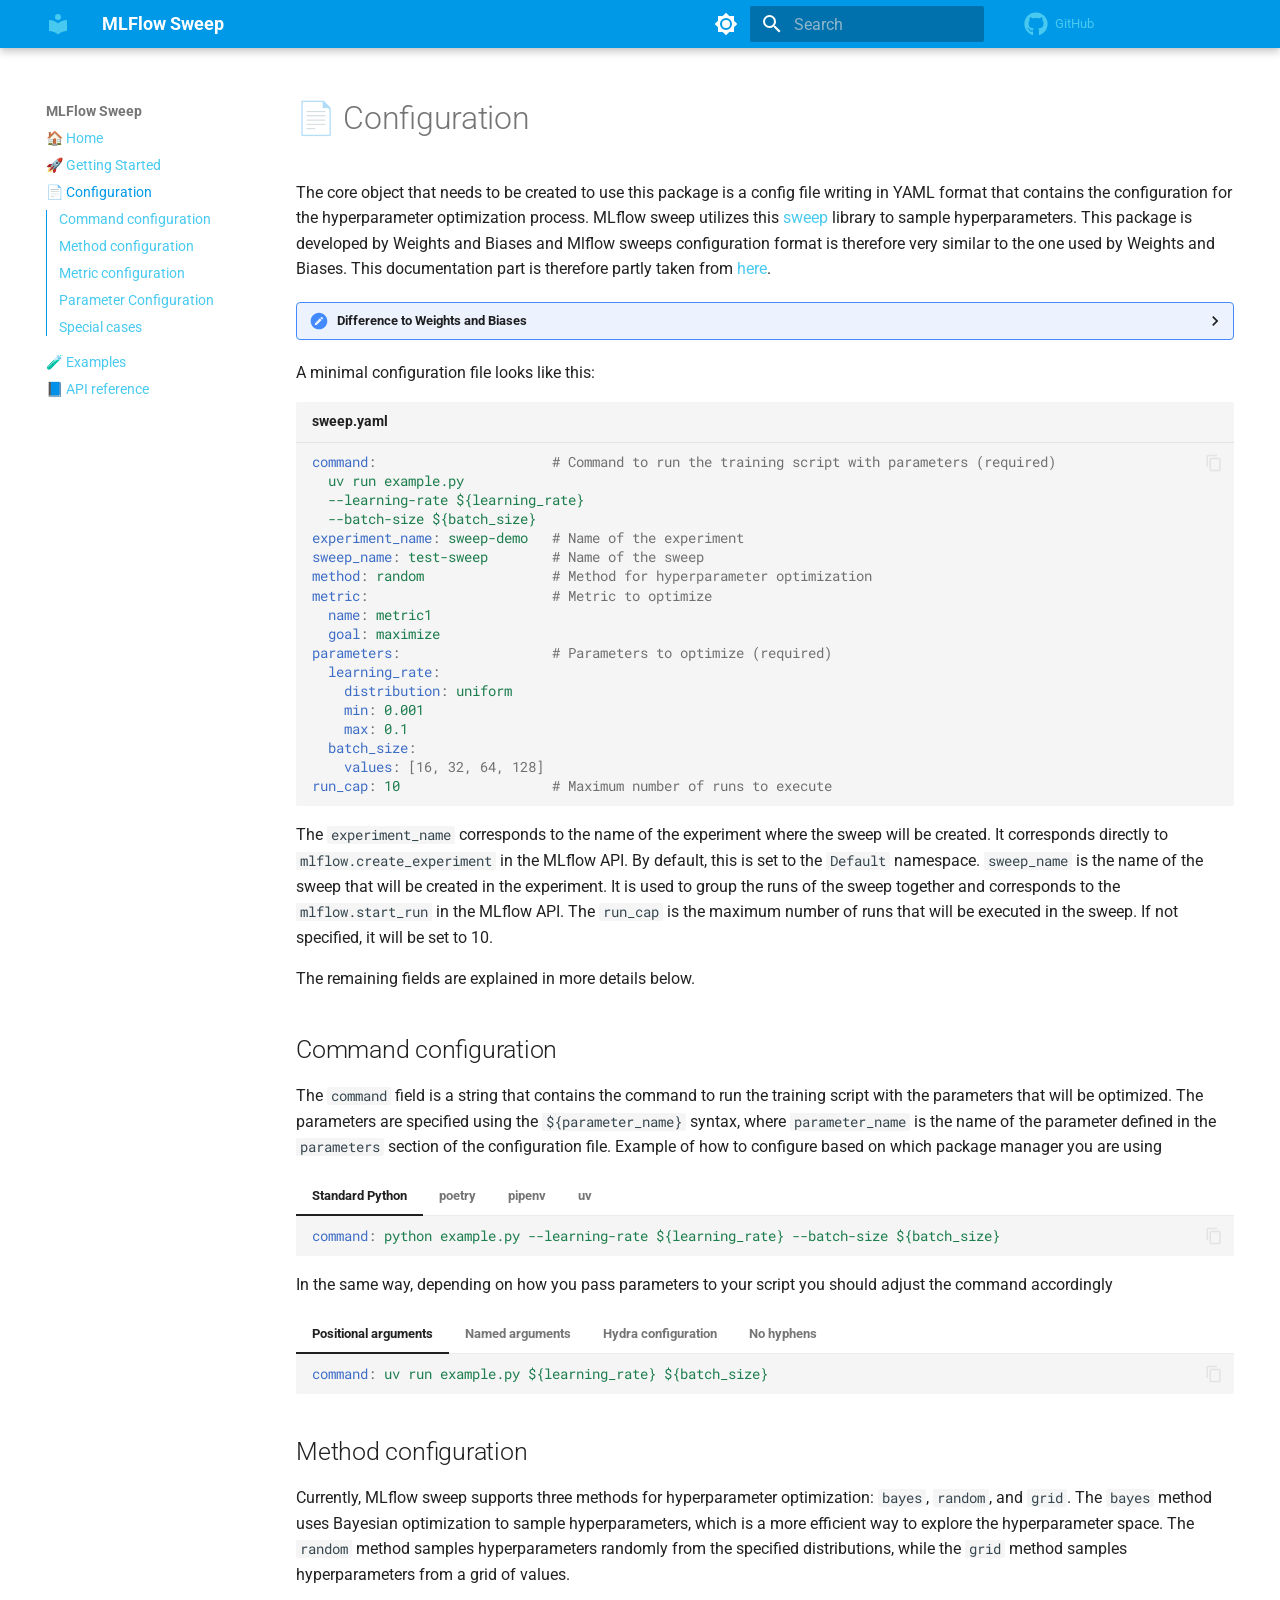
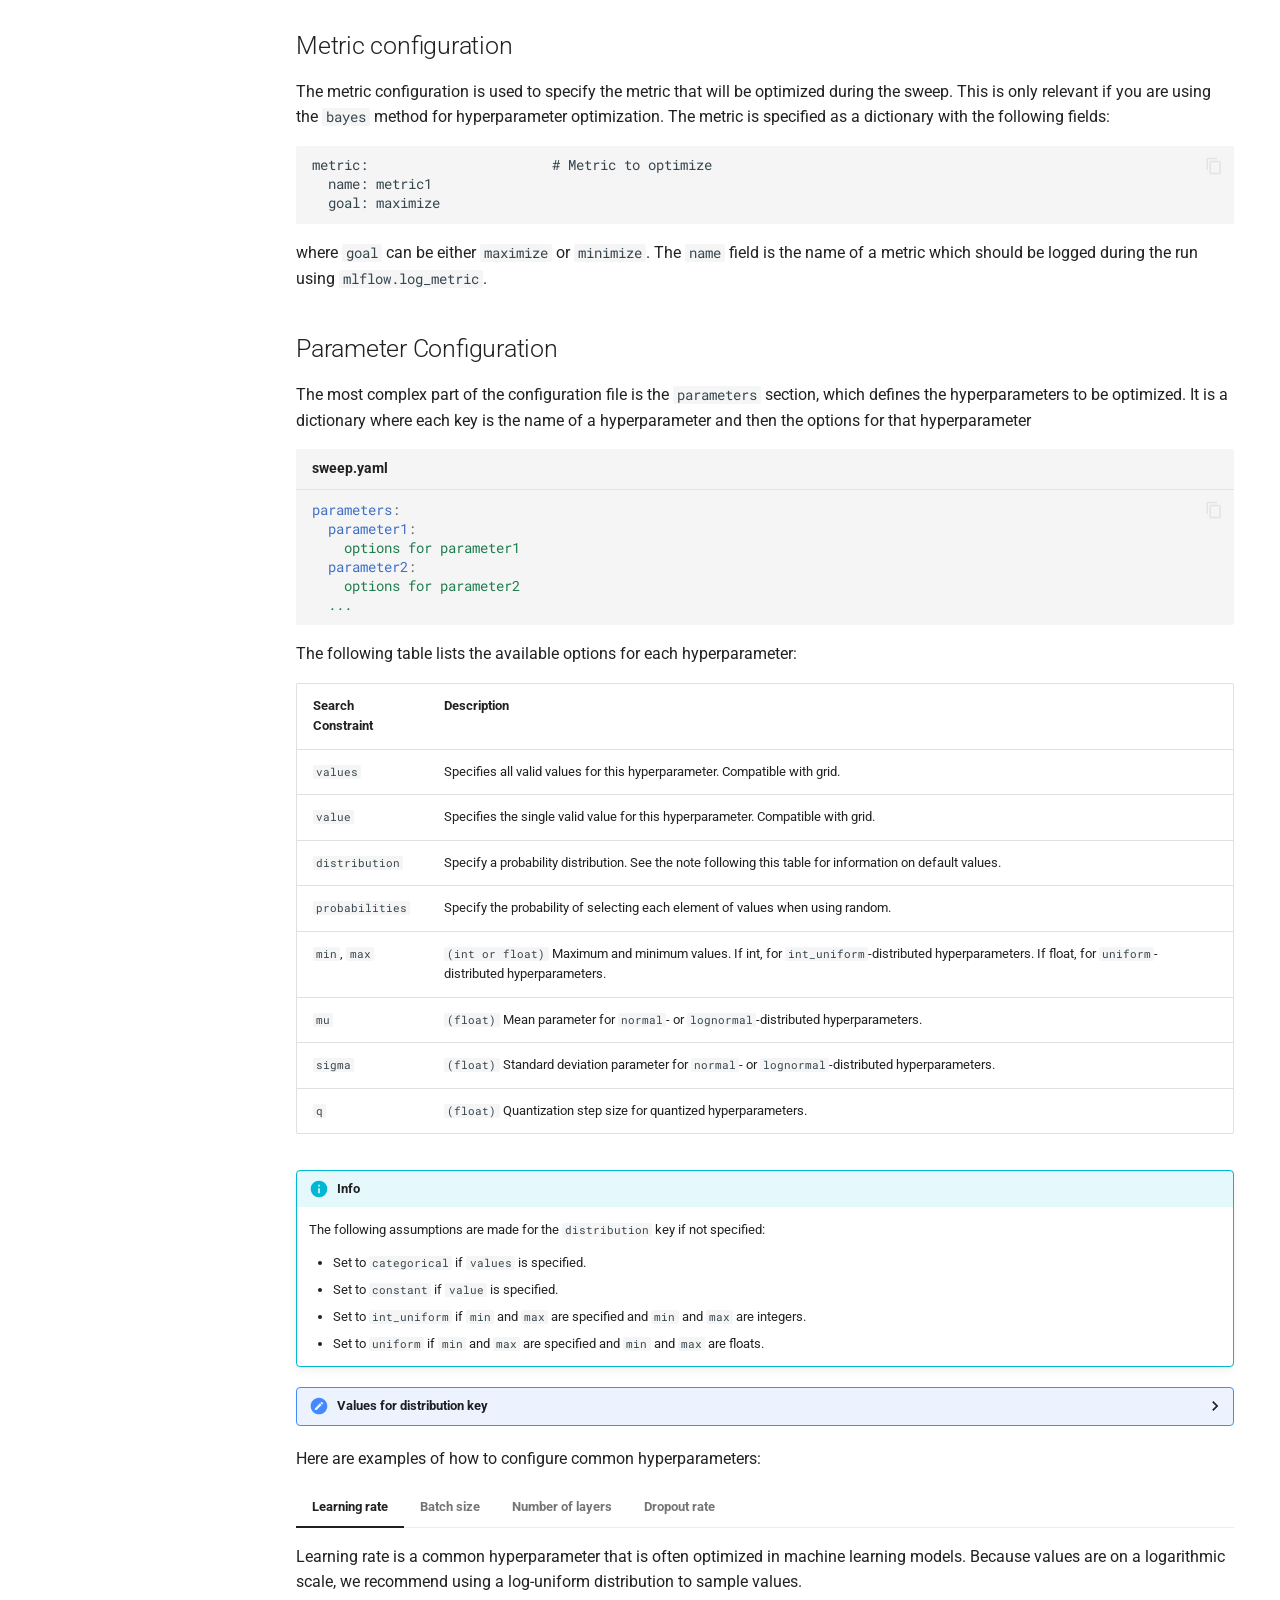
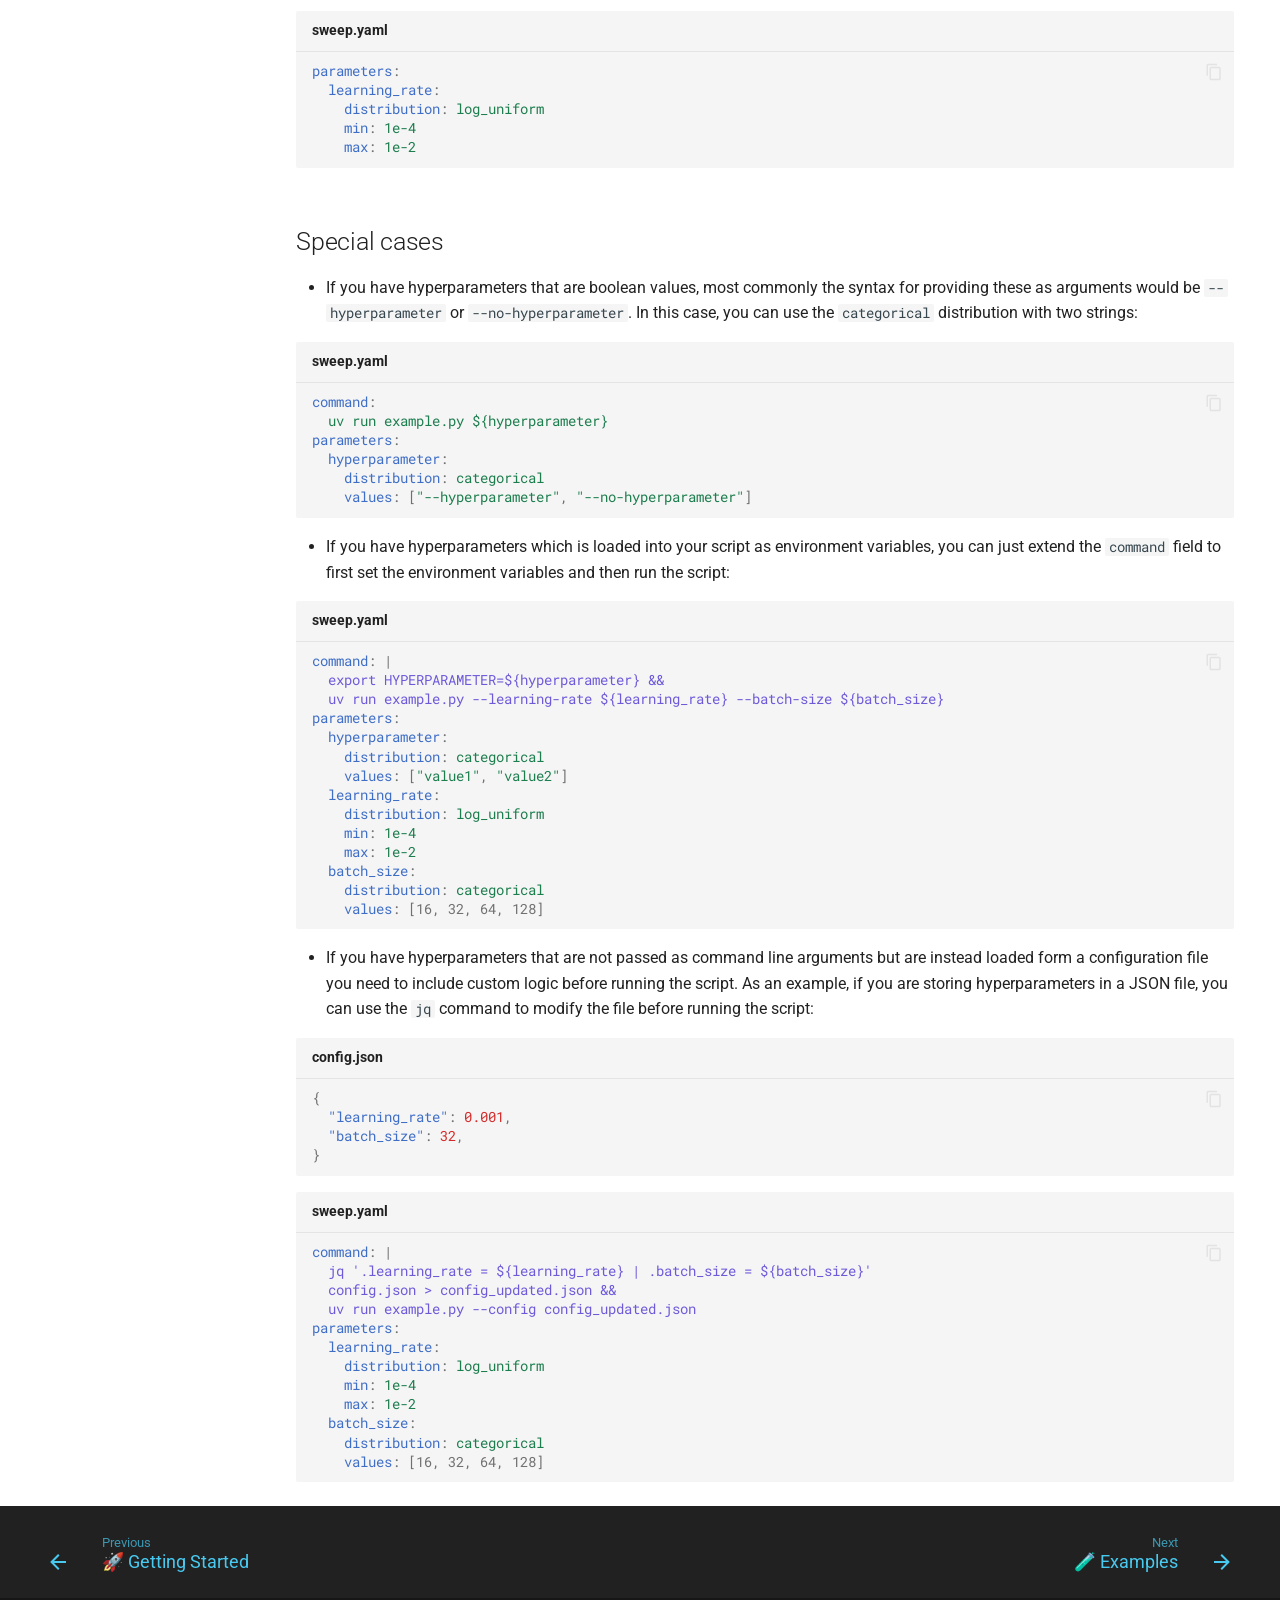
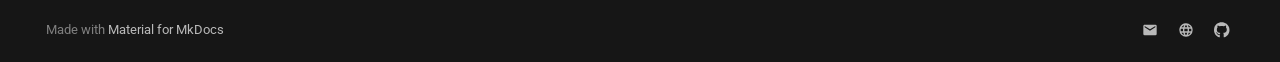
<file: configuration/index.html>
<!doctype html>
<html lang="en" class="no-js">
  <head>
    
      <meta charset="utf-8">
      <meta name="viewport" content="width=device-width,initial-scale=1">
      
      
      
      
        <link rel="prev" href="../quickstart/">
      
      
        <link rel="next" href="../examples/">
      
      
      <link rel="icon" href="../assets/images/favicon.png">
      <meta name="generator" content="mkdocs-1.6.1, mkdocs-material-9.6.14">
    
    
      
        <title>📄 Configuration - MLFlow Sweep</title>
      
    
    
      <link rel="stylesheet" href="../assets/stylesheets/main.342714a4.min.css">
      
        
        <link rel="stylesheet" href="../assets/stylesheets/palette.06af60db.min.css">
      
      


    
    
      
    
    
      
        
        
        <link rel="preconnect" href="https://fonts.gstatic.com" crossorigin>
        <link rel="stylesheet" href="https://fonts.googleapis.com/css?family=Roboto:300,300i,400,400i,700,700i%7CRoboto+Mono:400,400i,700,700i&display=fallback">
        <style>:root{--md-text-font:"Roboto";--md-code-font:"Roboto Mono"}</style>
      
    
    
      <link rel="stylesheet" href="../assets/_mkdocstrings.css">
    
      <link rel="stylesheet" href="../stylesheets/extra.css">
    
    <script>__md_scope=new URL("..",location),__md_hash=e=>[...e].reduce(((e,_)=>(e<<5)-e+_.charCodeAt(0)),0),__md_get=(e,_=localStorage,t=__md_scope)=>JSON.parse(_.getItem(t.pathname+"."+e)),__md_set=(e,_,t=localStorage,a=__md_scope)=>{try{t.setItem(a.pathname+"."+e,JSON.stringify(_))}catch(e){}}</script>
    
      

    
    
    
   <link href="../assets/stylesheets/glightbox.min.css" rel="stylesheet"/><style>
    html.glightbox-open { overflow: initial; height: 100%; }
    .gslide-title { margin-top: 0px; user-select: text; }
    .gslide-desc { color: #666; user-select: text; }
    .gslide-image img { background: white; }
    .gscrollbar-fixer { padding-right: 15px; }
    .gdesc-inner { font-size: 0.75rem; }
    body[data-md-color-scheme="slate"] .gdesc-inner { background: var(--md-default-bg-color);}
    body[data-md-color-scheme="slate"] .gslide-title { color: var(--md-default-fg-color);}
    body[data-md-color-scheme="slate"] .gslide-desc { color: var(--md-default-fg-color);}</style> <script src="../assets/javascripts/glightbox.min.js"></script></head>
  
  
    
    
      
    
    
    
    
    <body dir="ltr" data-md-color-scheme="default" data-md-color-primary="custom" data-md-color-accent="indigo">
  
    
    <input class="md-toggle" data-md-toggle="drawer" type="checkbox" id="__drawer" autocomplete="off">
    <input class="md-toggle" data-md-toggle="search" type="checkbox" id="__search" autocomplete="off">
    <label class="md-overlay" for="__drawer"></label>
    <div data-md-component="skip">
      
        
        <a href="#command-configuration" class="md-skip">
          Skip to content
        </a>
      
    </div>
    <div data-md-component="announce">
      
    </div>
    
    
      

  

<header class="md-header md-header--shadow" data-md-component="header">
  <nav class="md-header__inner md-grid" aria-label="Header">
    <a href=".." title="MLFlow Sweep" class="md-header__button md-logo" aria-label="MLFlow Sweep" data-md-component="logo">
      
  
  <svg xmlns="http://www.w3.org/2000/svg" viewBox="0 0 24 24"><path d="M12 8a3 3 0 0 0 3-3 3 3 0 0 0-3-3 3 3 0 0 0-3 3 3 3 0 0 0 3 3m0 3.54C9.64 9.35 6.5 8 3 8v11c3.5 0 6.64 1.35 9 3.54 2.36-2.19 5.5-3.54 9-3.54V8c-3.5 0-6.64 1.35-9 3.54"/></svg>

    </a>
    <label class="md-header__button md-icon" for="__drawer">
      
      <svg xmlns="http://www.w3.org/2000/svg" viewBox="0 0 24 24"><path d="M3 6h18v2H3zm0 5h18v2H3zm0 5h18v2H3z"/></svg>
    </label>
    <div class="md-header__title" data-md-component="header-title">
      <div class="md-header__ellipsis">
        <div class="md-header__topic">
          <span class="md-ellipsis">
            MLFlow Sweep
          </span>
        </div>
        <div class="md-header__topic" data-md-component="header-topic">
          <span class="md-ellipsis">
            
              📄 Configuration
            
          </span>
        </div>
      </div>
    </div>
    
      
        <form class="md-header__option" data-md-component="palette">
  
    
    
    
    <input class="md-option" data-md-color-media="" data-md-color-scheme="default" data-md-color-primary="custom" data-md-color-accent="indigo"  aria-label="Switch to dark mode"  type="radio" name="__palette" id="__palette_0">
    
      <label class="md-header__button md-icon" title="Switch to dark mode" for="__palette_1" hidden>
        <svg xmlns="http://www.w3.org/2000/svg" viewBox="0 0 24 24"><path d="M12 8a4 4 0 0 0-4 4 4 4 0 0 0 4 4 4 4 0 0 0 4-4 4 4 0 0 0-4-4m0 10a6 6 0 0 1-6-6 6 6 0 0 1 6-6 6 6 0 0 1 6 6 6 6 0 0 1-6 6m8-9.31V4h-4.69L12 .69 8.69 4H4v4.69L.69 12 4 15.31V20h4.69L12 23.31 15.31 20H20v-4.69L23.31 12z"/></svg>
      </label>
    
  
    
    
    
    <input class="md-option" data-md-color-media="" data-md-color-scheme="slate" data-md-color-primary="custom" data-md-color-accent="indigo"  aria-label="Switch to light mode"  type="radio" name="__palette" id="__palette_1">
    
      <label class="md-header__button md-icon" title="Switch to light mode" for="__palette_0" hidden>
        <svg xmlns="http://www.w3.org/2000/svg" viewBox="0 0 24 24"><path d="M12 18c-.89 0-1.74-.2-2.5-.55C11.56 16.5 13 14.42 13 12s-1.44-4.5-3.5-5.45C10.26 6.2 11.11 6 12 6a6 6 0 0 1 6 6 6 6 0 0 1-6 6m8-9.31V4h-4.69L12 .69 8.69 4H4v4.69L.69 12 4 15.31V20h4.69L12 23.31 15.31 20H20v-4.69L23.31 12z"/></svg>
      </label>
    
  
</form>
      
    
    
      <script>var palette=__md_get("__palette");if(palette&&palette.color){if("(prefers-color-scheme)"===palette.color.media){var media=matchMedia("(prefers-color-scheme: light)"),input=document.querySelector(media.matches?"[data-md-color-media='(prefers-color-scheme: light)']":"[data-md-color-media='(prefers-color-scheme: dark)']");palette.color.media=input.getAttribute("data-md-color-media"),palette.color.scheme=input.getAttribute("data-md-color-scheme"),palette.color.primary=input.getAttribute("data-md-color-primary"),palette.color.accent=input.getAttribute("data-md-color-accent")}for(var[key,value]of Object.entries(palette.color))document.body.setAttribute("data-md-color-"+key,value)}</script>
    
    
    
      
      
        <label class="md-header__button md-icon" for="__search">
          
          <svg xmlns="http://www.w3.org/2000/svg" viewBox="0 0 24 24"><path d="M9.5 3A6.5 6.5 0 0 1 16 9.5c0 1.61-.59 3.09-1.56 4.23l.27.27h.79l5 5-1.5 1.5-5-5v-.79l-.27-.27A6.52 6.52 0 0 1 9.5 16 6.5 6.5 0 0 1 3 9.5 6.5 6.5 0 0 1 9.5 3m0 2C7 5 5 7 5 9.5S7 14 9.5 14 14 12 14 9.5 12 5 9.5 5"/></svg>
        </label>
        <div class="md-search" data-md-component="search" role="dialog">
  <label class="md-search__overlay" for="__search"></label>
  <div class="md-search__inner" role="search">
    <form class="md-search__form" name="search">
      <input type="text" class="md-search__input" name="query" aria-label="Search" placeholder="Search" autocapitalize="off" autocorrect="off" autocomplete="off" spellcheck="false" data-md-component="search-query" required>
      <label class="md-search__icon md-icon" for="__search">
        
        <svg xmlns="http://www.w3.org/2000/svg" viewBox="0 0 24 24"><path d="M9.5 3A6.5 6.5 0 0 1 16 9.5c0 1.61-.59 3.09-1.56 4.23l.27.27h.79l5 5-1.5 1.5-5-5v-.79l-.27-.27A6.52 6.52 0 0 1 9.5 16 6.5 6.5 0 0 1 3 9.5 6.5 6.5 0 0 1 9.5 3m0 2C7 5 5 7 5 9.5S7 14 9.5 14 14 12 14 9.5 12 5 9.5 5"/></svg>
        
        <svg xmlns="http://www.w3.org/2000/svg" viewBox="0 0 24 24"><path d="M20 11v2H8l5.5 5.5-1.42 1.42L4.16 12l7.92-7.92L13.5 5.5 8 11z"/></svg>
      </label>
      <nav class="md-search__options" aria-label="Search">
        
        <button type="reset" class="md-search__icon md-icon" title="Clear" aria-label="Clear" tabindex="-1">
          
          <svg xmlns="http://www.w3.org/2000/svg" viewBox="0 0 24 24"><path d="M19 6.41 17.59 5 12 10.59 6.41 5 5 6.41 10.59 12 5 17.59 6.41 19 12 13.41 17.59 19 19 17.59 13.41 12z"/></svg>
        </button>
      </nav>
      
        <div class="md-search__suggest" data-md-component="search-suggest"></div>
      
    </form>
    <div class="md-search__output">
      <div class="md-search__scrollwrap" tabindex="0" data-md-scrollfix>
        <div class="md-search-result" data-md-component="search-result">
          <div class="md-search-result__meta">
            Initializing search
          </div>
          <ol class="md-search-result__list" role="presentation"></ol>
        </div>
      </div>
    </div>
  </div>
</div>
      
    
    
      <div class="md-header__source">
        <a href="https://github.com/SkafteNicki/mlflow_sweep" title="Go to repository" class="md-source" data-md-component="source">
  <div class="md-source__icon md-icon">
    
    <svg xmlns="http://www.w3.org/2000/svg" viewBox="0 0 496 512"><!--! Font Awesome Free 6.7.2 by @fontawesome - https://fontawesome.com License - https://fontawesome.com/license/free (Icons: CC BY 4.0, Fonts: SIL OFL 1.1, Code: MIT License) Copyright 2024 Fonticons, Inc.--><path d="M165.9 397.4c0 2-2.3 3.6-5.2 3.6-3.3.3-5.6-1.3-5.6-3.6 0-2 2.3-3.6 5.2-3.6 3-.3 5.6 1.3 5.6 3.6m-31.1-4.5c-.7 2 1.3 4.3 4.3 4.9 2.6 1 5.6 0 6.2-2s-1.3-4.3-4.3-5.2c-2.6-.7-5.5.3-6.2 2.3m44.2-1.7c-2.9.7-4.9 2.6-4.6 4.9.3 2 2.9 3.3 5.9 2.6 2.9-.7 4.9-2.6 4.6-4.6-.3-1.9-3-3.2-5.9-2.9M244.8 8C106.1 8 0 113.3 0 252c0 110.9 69.8 205.8 169.5 239.2 12.8 2.3 17.3-5.6 17.3-12.1 0-6.2-.3-40.4-.3-61.4 0 0-70 15-84.7-29.8 0 0-11.4-29.1-27.8-36.6 0 0-22.9-15.7 1.6-15.4 0 0 24.9 2 38.6 25.8 21.9 38.6 58.6 27.5 72.9 20.9 2.3-16 8.8-27.1 16-33.7-55.9-6.2-112.3-14.3-112.3-110.5 0-27.5 7.6-41.3 23.6-58.9-2.6-6.5-11.1-33.3 2.6-67.9 20.9-6.5 69 27 69 27 20-5.6 41.5-8.5 62.8-8.5s42.8 2.9 62.8 8.5c0 0 48.1-33.6 69-27 13.7 34.7 5.2 61.4 2.6 67.9 16 17.7 25.8 31.5 25.8 58.9 0 96.5-58.9 104.2-114.8 110.5 9.2 7.9 17 22.9 17 46.4 0 33.7-.3 75.4-.3 83.6 0 6.5 4.6 14.4 17.3 12.1C428.2 457.8 496 362.9 496 252 496 113.3 383.5 8 244.8 8M97.2 352.9c-1.3 1-1 3.3.7 5.2 1.6 1.6 3.9 2.3 5.2 1 1.3-1 1-3.3-.7-5.2-1.6-1.6-3.9-2.3-5.2-1m-10.8-8.1c-.7 1.3.3 2.9 2.3 3.9 1.6 1 3.6.7 4.3-.7.7-1.3-.3-2.9-2.3-3.9-2-.6-3.6-.3-4.3.7m32.4 35.6c-1.6 1.3-1 4.3 1.3 6.2 2.3 2.3 5.2 2.6 6.5 1 1.3-1.3.7-4.3-1.3-6.2-2.2-2.3-5.2-2.6-6.5-1m-11.4-14.7c-1.6 1-1.6 3.6 0 5.9s4.3 3.3 5.6 2.3c1.6-1.3 1.6-3.9 0-6.2-1.4-2.3-4-3.3-5.6-2"/></svg>
  </div>
  <div class="md-source__repository">
    GitHub
  </div>
</a>
      </div>
    
  </nav>
  
</header>
    
    <div class="md-container" data-md-component="container">
      
      
        
          
        
      
      <main class="md-main" data-md-component="main">
        <div class="md-main__inner md-grid">
          
            
              
              <div class="md-sidebar md-sidebar--primary" data-md-component="sidebar" data-md-type="navigation" >
                <div class="md-sidebar__scrollwrap">
                  <div class="md-sidebar__inner">
                    



  

<nav class="md-nav md-nav--primary md-nav--integrated" aria-label="Navigation" data-md-level="0">
  <label class="md-nav__title" for="__drawer">
    <a href=".." title="MLFlow Sweep" class="md-nav__button md-logo" aria-label="MLFlow Sweep" data-md-component="logo">
      
  
  <svg xmlns="http://www.w3.org/2000/svg" viewBox="0 0 24 24"><path d="M12 8a3 3 0 0 0 3-3 3 3 0 0 0-3-3 3 3 0 0 0-3 3 3 3 0 0 0 3 3m0 3.54C9.64 9.35 6.5 8 3 8v11c3.5 0 6.64 1.35 9 3.54 2.36-2.19 5.5-3.54 9-3.54V8c-3.5 0-6.64 1.35-9 3.54"/></svg>

    </a>
    MLFlow Sweep
  </label>
  
    <div class="md-nav__source">
      <a href="https://github.com/SkafteNicki/mlflow_sweep" title="Go to repository" class="md-source" data-md-component="source">
  <div class="md-source__icon md-icon">
    
    <svg xmlns="http://www.w3.org/2000/svg" viewBox="0 0 496 512"><!--! Font Awesome Free 6.7.2 by @fontawesome - https://fontawesome.com License - https://fontawesome.com/license/free (Icons: CC BY 4.0, Fonts: SIL OFL 1.1, Code: MIT License) Copyright 2024 Fonticons, Inc.--><path d="M165.9 397.4c0 2-2.3 3.6-5.2 3.6-3.3.3-5.6-1.3-5.6-3.6 0-2 2.3-3.6 5.2-3.6 3-.3 5.6 1.3 5.6 3.6m-31.1-4.5c-.7 2 1.3 4.3 4.3 4.9 2.6 1 5.6 0 6.2-2s-1.3-4.3-4.3-5.2c-2.6-.7-5.5.3-6.2 2.3m44.2-1.7c-2.9.7-4.9 2.6-4.6 4.9.3 2 2.9 3.3 5.9 2.6 2.9-.7 4.9-2.6 4.6-4.6-.3-1.9-3-3.2-5.9-2.9M244.8 8C106.1 8 0 113.3 0 252c0 110.9 69.8 205.8 169.5 239.2 12.8 2.3 17.3-5.6 17.3-12.1 0-6.2-.3-40.4-.3-61.4 0 0-70 15-84.7-29.8 0 0-11.4-29.1-27.8-36.6 0 0-22.9-15.7 1.6-15.4 0 0 24.9 2 38.6 25.8 21.9 38.6 58.6 27.5 72.9 20.9 2.3-16 8.8-27.1 16-33.7-55.9-6.2-112.3-14.3-112.3-110.5 0-27.5 7.6-41.3 23.6-58.9-2.6-6.5-11.1-33.3 2.6-67.9 20.9-6.5 69 27 69 27 20-5.6 41.5-8.5 62.8-8.5s42.8 2.9 62.8 8.5c0 0 48.1-33.6 69-27 13.7 34.7 5.2 61.4 2.6 67.9 16 17.7 25.8 31.5 25.8 58.9 0 96.5-58.9 104.2-114.8 110.5 9.2 7.9 17 22.9 17 46.4 0 33.7-.3 75.4-.3 83.6 0 6.5 4.6 14.4 17.3 12.1C428.2 457.8 496 362.9 496 252 496 113.3 383.5 8 244.8 8M97.2 352.9c-1.3 1-1 3.3.7 5.2 1.6 1.6 3.9 2.3 5.2 1 1.3-1 1-3.3-.7-5.2-1.6-1.6-3.9-2.3-5.2-1m-10.8-8.1c-.7 1.3.3 2.9 2.3 3.9 1.6 1 3.6.7 4.3-.7.7-1.3-.3-2.9-2.3-3.9-2-.6-3.6-.3-4.3.7m32.4 35.6c-1.6 1.3-1 4.3 1.3 6.2 2.3 2.3 5.2 2.6 6.5 1 1.3-1.3.7-4.3-1.3-6.2-2.2-2.3-5.2-2.6-6.5-1m-11.4-14.7c-1.6 1-1.6 3.6 0 5.9s4.3 3.3 5.6 2.3c1.6-1.3 1.6-3.9 0-6.2-1.4-2.3-4-3.3-5.6-2"/></svg>
  </div>
  <div class="md-source__repository">
    GitHub
  </div>
</a>
    </div>
  
  <ul class="md-nav__list" data-md-scrollfix>
    
      
      
  
  
  
  
    <li class="md-nav__item">
      <a href=".." class="md-nav__link">
        
  
  
  <span class="md-ellipsis">
    🏠 Home
    
  </span>
  

      </a>
    </li>
  

    
      
      
  
  
  
  
    <li class="md-nav__item">
      <a href="../quickstart/" class="md-nav__link">
        
  
  
  <span class="md-ellipsis">
    🚀 Getting Started
    
  </span>
  

      </a>
    </li>
  

    
      
      
  
  
    
  
  
  
    <li class="md-nav__item md-nav__item--active">
      
      <input class="md-nav__toggle md-toggle" type="checkbox" id="__toc">
      
      
      
        <label class="md-nav__link md-nav__link--active" for="__toc">
          
  
  
  <span class="md-ellipsis">
    📄 Configuration
    
  </span>
  

          <span class="md-nav__icon md-icon"></span>
        </label>
      
      <a href="./" class="md-nav__link md-nav__link--active">
        
  
  
  <span class="md-ellipsis">
    📄 Configuration
    
  </span>
  

      </a>
      
        

<nav class="md-nav md-nav--secondary" aria-label="Table of contents">
  
  
  
  
    <label class="md-nav__title" for="__toc">
      <span class="md-nav__icon md-icon"></span>
      Table of contents
    </label>
    <ul class="md-nav__list" data-md-component="toc" data-md-scrollfix>
      
        <li class="md-nav__item">
  <a href="#command-configuration" class="md-nav__link">
    <span class="md-ellipsis">
      Command configuration
    </span>
  </a>
  
</li>
      
        <li class="md-nav__item">
  <a href="#method-configuration" class="md-nav__link">
    <span class="md-ellipsis">
      Method configuration
    </span>
  </a>
  
</li>
      
        <li class="md-nav__item">
  <a href="#metric-configuration" class="md-nav__link">
    <span class="md-ellipsis">
      Metric configuration
    </span>
  </a>
  
</li>
      
        <li class="md-nav__item">
  <a href="#parameter-configuration" class="md-nav__link">
    <span class="md-ellipsis">
      Parameter Configuration
    </span>
  </a>
  
</li>
      
        <li class="md-nav__item">
  <a href="#special-cases" class="md-nav__link">
    <span class="md-ellipsis">
      Special cases
    </span>
  </a>
  
</li>
      
    </ul>
  
</nav>
      
    </li>
  

    
      
      
  
  
  
  
    <li class="md-nav__item">
      <a href="../examples/" class="md-nav__link">
        
  
  
  <span class="md-ellipsis">
    🧪 Examples
    
  </span>
  

      </a>
    </li>
  

    
      
      
  
  
  
  
    <li class="md-nav__item">
      <a href="../api_references/" class="md-nav__link">
        
  
  
  <span class="md-ellipsis">
    📘 API reference
    
  </span>
  

      </a>
    </li>
  

    
  </ul>
</nav>
                  </div>
                </div>
              </div>
            
            
          
          
            <div class="md-content" data-md-component="content">
              <article class="md-content__inner md-typeset">
                
                  


  
  


  <h1>📄 Configuration</h1>

<p>The core object that needs to be created to use this package is a config file writing in YAML format that contains the
configuration for the hyperparameter optimization process. MLflow sweep utilizes this
<a href="https://github.com/wandb/sweeps">sweep</a> library to sample hyperparameters. This package is developed by Weights and
Biases and Mlflow sweeps configuration format is therefore very similar to the one used by Weights and Biases. This
documentation part is therefore partly taken from <a href="https://docs.wandb.ai/guides/sweeps/">here</a>.</p>
<details>
<summary>Difference to Weights and Biases</summary>
<p>The main difference to the Weights and Biases sweep configuration is the following:</p>
<ul>
<li>
<p>The <code>command</code> field is a single string where parameters are specified using the <code>${parameter_name}</code> syntax. In
    Weights and Biases, the <code>command</code> field consist of a list of macros that determine how the command is run
    and parameters are passed to the command.</p>
</li>
<li>
<p>The <code>experiment_name</code> and <code>sweep_name</code> fields are used to create the experiment and sweep in MLflow. In Weights
    and Biases, this more or less corresponds to the <code>project</code> and <code>name</code> fields in the sweep.</p>
</li>
<li>
<p>Weights and Biases have a <code>entity</code> field for teams running sweeps, this is not present in MLflow sweeps.</p>
</li>
<li>
<p>Weights and Biases have a <code>early_terminate</code> field to stop runs that are not performing well, this is not present
    in MLflow sweeps (at the moment, will be added in the future).</p>
</li>
</ul>
</details>
<p>A minimal configuration file looks like this:</p>
<div class="language-yaml highlight"><span class="filename">sweep.yaml</span><pre><span></span><code><span id="__span-0-1"><a id="__codelineno-0-1" name="__codelineno-0-1" href="#__codelineno-0-1"></a><span class="nt">command</span><span class="p">:</span><span class="w">                      </span><span class="c1"># Command to run the training script with parameters (required)</span>
</span><span id="__span-0-2"><a id="__codelineno-0-2" name="__codelineno-0-2" href="#__codelineno-0-2"></a><span class="w">  </span><span class="l l-Scalar l-Scalar-Plain">uv run example.py</span>
</span><span id="__span-0-3"><a id="__codelineno-0-3" name="__codelineno-0-3" href="#__codelineno-0-3"></a><span class="w">  </span><span class="l l-Scalar l-Scalar-Plain">--learning-rate ${learning_rate}</span>
</span><span id="__span-0-4"><a id="__codelineno-0-4" name="__codelineno-0-4" href="#__codelineno-0-4"></a><span class="w">  </span><span class="l l-Scalar l-Scalar-Plain">--batch-size ${batch_size}</span>
</span><span id="__span-0-5"><a id="__codelineno-0-5" name="__codelineno-0-5" href="#__codelineno-0-5"></a><span class="nt">experiment_name</span><span class="p">:</span><span class="w"> </span><span class="l l-Scalar l-Scalar-Plain">sweep-demo</span><span class="w">   </span><span class="c1"># Name of the experiment</span>
</span><span id="__span-0-6"><a id="__codelineno-0-6" name="__codelineno-0-6" href="#__codelineno-0-6"></a><span class="nt">sweep_name</span><span class="p">:</span><span class="w"> </span><span class="l l-Scalar l-Scalar-Plain">test-sweep</span><span class="w">        </span><span class="c1"># Name of the sweep</span>
</span><span id="__span-0-7"><a id="__codelineno-0-7" name="__codelineno-0-7" href="#__codelineno-0-7"></a><span class="nt">method</span><span class="p">:</span><span class="w"> </span><span class="l l-Scalar l-Scalar-Plain">random</span><span class="w">                </span><span class="c1"># Method for hyperparameter optimization</span>
</span><span id="__span-0-8"><a id="__codelineno-0-8" name="__codelineno-0-8" href="#__codelineno-0-8"></a><span class="nt">metric</span><span class="p">:</span><span class="w">                       </span><span class="c1"># Metric to optimize</span>
</span><span id="__span-0-9"><a id="__codelineno-0-9" name="__codelineno-0-9" href="#__codelineno-0-9"></a><span class="w">  </span><span class="nt">name</span><span class="p">:</span><span class="w"> </span><span class="l l-Scalar l-Scalar-Plain">metric1</span>
</span><span id="__span-0-10"><a id="__codelineno-0-10" name="__codelineno-0-10" href="#__codelineno-0-10"></a><span class="w">  </span><span class="nt">goal</span><span class="p">:</span><span class="w"> </span><span class="l l-Scalar l-Scalar-Plain">maximize</span>
</span><span id="__span-0-11"><a id="__codelineno-0-11" name="__codelineno-0-11" href="#__codelineno-0-11"></a><span class="nt">parameters</span><span class="p">:</span><span class="w">                   </span><span class="c1"># Parameters to optimize (required)</span>
</span><span id="__span-0-12"><a id="__codelineno-0-12" name="__codelineno-0-12" href="#__codelineno-0-12"></a><span class="w">  </span><span class="nt">learning_rate</span><span class="p">:</span>
</span><span id="__span-0-13"><a id="__codelineno-0-13" name="__codelineno-0-13" href="#__codelineno-0-13"></a><span class="w">    </span><span class="nt">distribution</span><span class="p">:</span><span class="w"> </span><span class="l l-Scalar l-Scalar-Plain">uniform</span>
</span><span id="__span-0-14"><a id="__codelineno-0-14" name="__codelineno-0-14" href="#__codelineno-0-14"></a><span class="w">    </span><span class="nt">min</span><span class="p">:</span><span class="w"> </span><span class="l l-Scalar l-Scalar-Plain">0.001</span>
</span><span id="__span-0-15"><a id="__codelineno-0-15" name="__codelineno-0-15" href="#__codelineno-0-15"></a><span class="w">    </span><span class="nt">max</span><span class="p">:</span><span class="w"> </span><span class="l l-Scalar l-Scalar-Plain">0.1</span>
</span><span id="__span-0-16"><a id="__codelineno-0-16" name="__codelineno-0-16" href="#__codelineno-0-16"></a><span class="w">  </span><span class="nt">batch_size</span><span class="p">:</span>
</span><span id="__span-0-17"><a id="__codelineno-0-17" name="__codelineno-0-17" href="#__codelineno-0-17"></a><span class="w">    </span><span class="nt">values</span><span class="p">:</span><span class="w"> </span><span class="p p-Indicator">[</span><span class="nv">16</span><span class="p p-Indicator">,</span><span class="w"> </span><span class="nv">32</span><span class="p p-Indicator">,</span><span class="w"> </span><span class="nv">64</span><span class="p p-Indicator">,</span><span class="w"> </span><span class="nv">128</span><span class="p p-Indicator">]</span>
</span><span id="__span-0-18"><a id="__codelineno-0-18" name="__codelineno-0-18" href="#__codelineno-0-18"></a><span class="nt">run_cap</span><span class="p">:</span><span class="w"> </span><span class="l l-Scalar l-Scalar-Plain">10</span><span class="w">                   </span><span class="c1"># Maximum number of runs to execute</span>
</span></code></pre></div>
<p>The <code>experiment_name</code> corresponds to the name of the experiment where the sweep will be created.
It corresponds directly to <code>mlflow.create_experiment</code> in the MLflow API. By default, this is set to the <code>Default</code>
namespace. <code>sweep_name</code> is the name of the sweep that will be created in the experiment. It is used to group the runs of
the sweep together and corresponds to the <code>mlflow.start_run</code> in the MLflow API. The <code>run_cap</code> is the maximum number of
runs that will be executed in the sweep. If not specified, it will be set to 10.</p>
<p>The remaining fields are explained in more details below.</p>
<h2 id="command-configuration">Command configuration</h2>
<p>The <code>command</code> field is a string that contains the command to run the training script with the parameters that will be
optimized. The parameters are specified using the <code>${parameter_name}</code> syntax, where <code>parameter_name</code> is the name of the
parameter defined in the <code>parameters</code> section of the configuration file. Example of how to configure based on which
package manager you are using</p>
<div class="tabbed-set tabbed-alternate" data-tabs="1:4"><input checked="checked" id="__tabbed_1_1" name="__tabbed_1" type="radio" /><input id="__tabbed_1_2" name="__tabbed_1" type="radio" /><input id="__tabbed_1_3" name="__tabbed_1" type="radio" /><input id="__tabbed_1_4" name="__tabbed_1" type="radio" /><div class="tabbed-labels"><label for="__tabbed_1_1">Standard Python</label><label for="__tabbed_1_2">poetry</label><label for="__tabbed_1_3">pipenv</label><label for="__tabbed_1_4">uv</label></div>
<div class="tabbed-content">
<div class="tabbed-block">
<div class="language-yaml highlight"><pre><span></span><code><span id="__span-1-1"><a id="__codelineno-1-1" name="__codelineno-1-1" href="#__codelineno-1-1"></a><span class="nt">command</span><span class="p">:</span><span class="w"> </span><span class="l l-Scalar l-Scalar-Plain">python example.py --learning-rate ${learning_rate} --batch-size ${batch_size}</span>
</span></code></pre></div>
</div>
<div class="tabbed-block">
<div class="language-yaml highlight"><pre><span></span><code><span id="__span-2-1"><a id="__codelineno-2-1" name="__codelineno-2-1" href="#__codelineno-2-1"></a><span class="nt">command</span><span class="p">:</span><span class="w"> </span><span class="l l-Scalar l-Scalar-Plain">poetry run python example.py --learning-rate ${learning_rate} --batch-size ${batch_size}</span>
</span></code></pre></div>
</div>
<div class="tabbed-block">
<div class="language-yaml highlight"><pre><span></span><code><span id="__span-3-1"><a id="__codelineno-3-1" name="__codelineno-3-1" href="#__codelineno-3-1"></a><span class="nt">command</span><span class="p">:</span><span class="w"> </span><span class="l l-Scalar l-Scalar-Plain">pipenv run python example.py --learning-rate ${learning_rate} --batch-size ${batch_size}</span>
</span></code></pre></div>
</div>
<div class="tabbed-block">
<div class="language-yaml highlight"><pre><span></span><code><span id="__span-4-1"><a id="__codelineno-4-1" name="__codelineno-4-1" href="#__codelineno-4-1"></a><span class="nt">command</span><span class="p">:</span><span class="w"> </span><span class="l l-Scalar l-Scalar-Plain">uv run example.py --learning-rate ${learning_rate} --batch-size ${batch_size}</span>
</span></code></pre></div>
</div>
</div>
</div>
<p>In the same way, depending on how you pass parameters to your script you should adjust the command accordingly</p>
<div class="tabbed-set tabbed-alternate" data-tabs="2:4"><input checked="checked" id="__tabbed_2_1" name="__tabbed_2" type="radio" /><input id="__tabbed_2_2" name="__tabbed_2" type="radio" /><input id="__tabbed_2_3" name="__tabbed_2" type="radio" /><input id="__tabbed_2_4" name="__tabbed_2" type="radio" /><div class="tabbed-labels"><label for="__tabbed_2_1">Positional arguments</label><label for="__tabbed_2_2">Named arguments</label><label for="__tabbed_2_3">Hydra configuration</label><label for="__tabbed_2_4">No hyphens</label></div>
<div class="tabbed-content">
<div class="tabbed-block">
<div class="language-yaml highlight"><pre><span></span><code><span id="__span-5-1"><a id="__codelineno-5-1" name="__codelineno-5-1" href="#__codelineno-5-1"></a><span class="nt">command</span><span class="p">:</span><span class="w"> </span><span class="l l-Scalar l-Scalar-Plain">uv run example.py ${learning_rate} ${batch_size}</span>
</span></code></pre></div>
</div>
<div class="tabbed-block">
<div class="language-yaml highlight"><pre><span></span><code><span id="__span-6-1"><a id="__codelineno-6-1" name="__codelineno-6-1" href="#__codelineno-6-1"></a><span class="nt">command</span><span class="p">:</span><span class="w"> </span><span class="l l-Scalar l-Scalar-Plain">uv run example.py --learning-rate ${learning_rate} --batch-size ${batch_size}</span>
</span></code></pre></div>
</div>
<div class="tabbed-block">
<div class="language-yaml highlight"><pre><span></span><code><span id="__span-7-1"><a id="__codelineno-7-1" name="__codelineno-7-1" href="#__codelineno-7-1"></a><span class="nt">command</span><span class="p">:</span><span class="w"> </span><span class="l l-Scalar l-Scalar-Plain">uv run example.py --config-name config.yaml learning_rate=${learning_rate} batch_size=${batch_size}</span>
</span></code></pre></div>
</div>
<div class="tabbed-block">
<div class="language-yaml highlight"><pre><span></span><code><span id="__span-8-1"><a id="__codelineno-8-1" name="__codelineno-8-1" href="#__codelineno-8-1"></a><span class="nt">command</span><span class="p">:</span><span class="w"> </span><span class="l l-Scalar l-Scalar-Plain">uv run example.py learning_rate=${learning_rate} batch_size=${batch_size}</span>
</span></code></pre></div>
</div>
</div>
</div>
<h2 id="method-configuration">Method configuration</h2>
<p>Currently, MLflow sweep supports three methods for hyperparameter optimization: <code>bayes</code>, <code>random</code>, and <code>grid</code>. The
<code>bayes</code> method uses Bayesian optimization to sample hyperparameters, which is a more efficient way to explore the
hyperparameter space. The <code>random</code> method samples hyperparameters randomly from the specified distributions, while
the <code>grid</code> method samples hyperparameters from a grid of values.</p>
<h2 id="metric-configuration">Metric configuration</h2>
<p>The metric configuration is used to specify the metric that will be optimized during the sweep. This is only relevant
if you are using the <code>bayes</code> method for hyperparameter optimization. The metric is specified as a dictionary with the
following fields:</p>
<div class="language-text highlight"><pre><span></span><code><span id="__span-9-1"><a id="__codelineno-9-1" name="__codelineno-9-1" href="#__codelineno-9-1"></a>metric:                       # Metric to optimize
</span><span id="__span-9-2"><a id="__codelineno-9-2" name="__codelineno-9-2" href="#__codelineno-9-2"></a>  name: metric1
</span><span id="__span-9-3"><a id="__codelineno-9-3" name="__codelineno-9-3" href="#__codelineno-9-3"></a>  goal: maximize
</span></code></pre></div>
<p>where <code>goal</code> can be either <code>maximize</code> or <code>minimize</code>. The <code>name</code> field is the name of a metric which should be logged
during the run using <code>mlflow.log_metric</code>.</p>
<h2 id="parameter-configuration">Parameter Configuration</h2>
<p>The most complex part of the configuration file is the <code>parameters</code> section, which defines the hyperparameters to be
optimized. It is a dictionary where each key is the name of a hyperparameter and then the options for that
hyperparameter</p>
<div class="language-yaml highlight"><span class="filename">sweep.yaml</span><pre><span></span><code><span id="__span-10-1"><a id="__codelineno-10-1" name="__codelineno-10-1" href="#__codelineno-10-1"></a><span class="nt">parameters</span><span class="p">:</span>
</span><span id="__span-10-2"><a id="__codelineno-10-2" name="__codelineno-10-2" href="#__codelineno-10-2"></a><span class="w">  </span><span class="nt">parameter1</span><span class="p">:</span>
</span><span id="__span-10-3"><a id="__codelineno-10-3" name="__codelineno-10-3" href="#__codelineno-10-3"></a><span class="w">    </span><span class="l l-Scalar l-Scalar-Plain">options for parameter1</span>
</span><span id="__span-10-4"><a id="__codelineno-10-4" name="__codelineno-10-4" href="#__codelineno-10-4"></a><span class="w">  </span><span class="nt">parameter2</span><span class="p">:</span>
</span><span id="__span-10-5"><a id="__codelineno-10-5" name="__codelineno-10-5" href="#__codelineno-10-5"></a><span class="w">    </span><span class="l l-Scalar l-Scalar-Plain">options for parameter2</span>
</span><span id="__span-10-6"><a id="__codelineno-10-6" name="__codelineno-10-6" href="#__codelineno-10-6"></a><span class="w">  </span><span class="l l-Scalar l-Scalar-Plain">...</span>
</span></code></pre></div>
<p>The following table lists the available options for each hyperparameter:</p>
<table>
<thead>
<tr>
<th>Search Constraint</th>
<th>Description</th>
</tr>
</thead>
<tbody>
<tr>
<td><code>values</code></td>
<td>Specifies all valid values for this hyperparameter. Compatible with grid.</td>
</tr>
<tr>
<td><code>value</code></td>
<td>Specifies the single valid value for this hyperparameter. Compatible with grid.</td>
</tr>
<tr>
<td><code>distribution</code></td>
<td>Specify a probability distribution. See the note following this table for information on default values.</td>
</tr>
<tr>
<td><code>probabilities</code></td>
<td>Specify the probability of selecting each element of values when using random.</td>
</tr>
<tr>
<td><code>min</code>, <code>max</code></td>
<td><code>(int or float)</code> Maximum and minimum values. If int, for <code>int_uniform</code>-distributed hyperparameters. If float, for <code>uniform</code>-distributed hyperparameters.</td>
</tr>
<tr>
<td><code>mu</code></td>
<td><code>(float)</code> Mean parameter for <code>normal</code>- or <code>lognormal</code>-distributed hyperparameters.</td>
</tr>
<tr>
<td><code>sigma</code></td>
<td><code>(float)</code> Standard deviation parameter for <code>normal</code>- or <code>lognormal</code>-distributed hyperparameters.</td>
</tr>
<tr>
<td><code>q</code></td>
<td><code>(float)</code> Quantization step size for quantized hyperparameters.</td>
</tr>
</tbody>
</table>
<div class="admonition info">
<p class="admonition-title">Info</p>
<p>The following assumptions are made for the <code>distribution</code> key if not specified:</p>
<ul>
<li>Set to <code>categorical</code> if <code>values</code> is specified.</li>
<li>Set to <code>constant</code> if <code>value</code> is specified.</li>
<li>Set to <code>int_uniform</code> if <code>min</code> and <code>max</code> are specified and <code>min</code> and <code>max</code> are integers.</li>
<li>Set to <code>uniform</code> if <code>min</code> and <code>max</code> are specified and <code>min</code> and <code>max</code> are floats.</li>
</ul>
</div>
<details>
<summary>Values for distribution key</summary>
<p>The following table lists the available values for the <code>distribution</code> key in the <code>parameters</code> section.</p>
<table>
<thead>
<tr>
<th>Value for distribution key</th>
<th>Description</th>
</tr>
</thead>
<tbody>
<tr>
<td><code>constant</code></td>
<td>Constant distribution. Must specify the constant value (<code>value</code>) to use.</td>
</tr>
<tr>
<td><code>categorical</code></td>
<td>Categorical distribution. Must specify all valid values (<code>values</code>) for this hyperparameter.</td>
</tr>
<tr>
<td><code>int_uniform</code></td>
<td>Discrete uniform distribution on integers. Must specify <code>max</code> and <code>min</code> as integers.</td>
</tr>
<tr>
<td><code>uniform</code></td>
<td>Continuous uniform distribution. Must specify <code>max</code> and <code>min</code> as floats.</td>
</tr>
<tr>
<td><code>q_uniform</code></td>
<td>Quantized uniform distribution. Returns <code>round(X / q) * q</code> where <code>X</code> is uniform. <code>q</code> defaults to 1.</td>
</tr>
<tr>
<td><code>log_uniform</code></td>
<td>Log-uniform distribution. Returns a value <code>X</code> between <code>exp(min)</code> and <code>exp(max)</code> such that the natural logarithm is uniformly distributed between <code>min</code> and <code>max</code>.</td>
</tr>
<tr>
<td><code>log_uniform_values</code></td>
<td>Log-uniform distribution. Returns a value <code>X</code> between <code>min</code> and <code>max</code> such that <code>log(X)</code> is uniformly distributed between <code>log(min)</code> and <code>log(max)</code>.</td>
</tr>
<tr>
<td><code>q_log_uniform</code></td>
<td>Quantized log uniform. Returns <code>round(X / q) * q</code> where <code>X</code> is <code>log_uniform</code>. <code>q</code> defaults to 1.</td>
</tr>
<tr>
<td><code>q_log_uniform_values</code></td>
<td>Quantized log uniform. Returns <code>round(X / q) * q</code> where <code>X</code> is <code>log_uniform_values</code>. <code>q</code> defaults to 1.</td>
</tr>
<tr>
<td><code>inv_log_uniform</code></td>
<td>Inverse log uniform distribution. Returns <code>X</code>, where <code>log(1/X)</code> is uniformly distributed between <code>min</code> and <code>max</code>.</td>
</tr>
<tr>
<td><code>inv_log_uniform_values</code></td>
<td>Inverse log uniform distribution. Returns <code>X</code>, where <code>log(1/X)</code> is uniformly distributed between <code>log(1/max)</code> and <code>log(1/min)</code>.</td>
</tr>
<tr>
<td><code>normal</code></td>
<td>Normal distribution. Return value is normally distributed with mean <code>mu</code> (default 0) and standard deviation <code>sigma</code> (default 1).</td>
</tr>
<tr>
<td><code>q_normal</code></td>
<td>Quantized normal distribution. Returns <code>round(X / q) * q</code> where <code>X</code> is <code>normal</code>. <code>q</code> defaults to 1.</td>
</tr>
<tr>
<td><code>log_normal</code></td>
<td>Log normal distribution. Returns a value <code>X</code> such that the natural logarithm <code>log(X)</code> is normally distributed with mean <code>mu</code> (default 0) and <code>sigma</code> (default 1).</td>
</tr>
<tr>
<td><code>q_log_normal</code></td>
<td>Quantized log normal distribution. Returns <code>round(X / q) * q</code> where <code>X</code> is <code>log_normal</code>. <code>q</code> defaults to 1.</td>
</tr>
</tbody>
</table>
</details>
<p>Here are examples of how to configure common hyperparameters:</p>
<div class="tabbed-set tabbed-alternate" data-tabs="3:4"><input checked="checked" id="__tabbed_3_1" name="__tabbed_3" type="radio" /><input id="__tabbed_3_2" name="__tabbed_3" type="radio" /><input id="__tabbed_3_3" name="__tabbed_3" type="radio" /><input id="__tabbed_3_4" name="__tabbed_3" type="radio" /><div class="tabbed-labels"><label for="__tabbed_3_1">Learning rate</label><label for="__tabbed_3_2">Batch size</label><label for="__tabbed_3_3">Number of layers</label><label for="__tabbed_3_4">Dropout rate</label></div>
<div class="tabbed-content">
<div class="tabbed-block">
<p>Learning rate is a common hyperparameter that is often optimized in machine learning models. Because values are on
a logarithmic scale, we recommend using a log-uniform distribution to sample values.</p>
<div class="language-yaml highlight"><span class="filename">sweep.yaml</span><pre><span></span><code><span id="__span-11-1"><a id="__codelineno-11-1" name="__codelineno-11-1" href="#__codelineno-11-1"></a><span class="nt">parameters</span><span class="p">:</span>
</span><span id="__span-11-2"><a id="__codelineno-11-2" name="__codelineno-11-2" href="#__codelineno-11-2"></a><span class="w">  </span><span class="nt">learning_rate</span><span class="p">:</span>
</span><span id="__span-11-3"><a id="__codelineno-11-3" name="__codelineno-11-3" href="#__codelineno-11-3"></a><span class="w">    </span><span class="nt">distribution</span><span class="p">:</span><span class="w"> </span><span class="l l-Scalar l-Scalar-Plain">log_uniform</span>
</span><span id="__span-11-4"><a id="__codelineno-11-4" name="__codelineno-11-4" href="#__codelineno-11-4"></a><span class="w">    </span><span class="nt">min</span><span class="p">:</span><span class="w"> </span><span class="l l-Scalar l-Scalar-Plain">1e-4</span>
</span><span id="__span-11-5"><a id="__codelineno-11-5" name="__codelineno-11-5" href="#__codelineno-11-5"></a><span class="w">    </span><span class="nt">max</span><span class="p">:</span><span class="w"> </span><span class="l l-Scalar l-Scalar-Plain">1e-2</span>
</span></code></pre></div>
</div>
<div class="tabbed-block">
<p>Batch size is usually set based on the available memory, but if you want to optimize it you may consider using a
categorical distribution to sample values from a list of possible batch sizes.</p>
<div class="language-yaml highlight"><span class="filename">sweep.yaml</span><pre><span></span><code><span id="__span-12-1"><a id="__codelineno-12-1" name="__codelineno-12-1" href="#__codelineno-12-1"></a><span class="nt">parameters</span><span class="p">:</span>
</span><span id="__span-12-2"><a id="__codelineno-12-2" name="__codelineno-12-2" href="#__codelineno-12-2"></a><span class="w">  </span><span class="nt">batch_size</span><span class="p">:</span>
</span><span id="__span-12-3"><a id="__codelineno-12-3" name="__codelineno-12-3" href="#__codelineno-12-3"></a><span class="w">    </span><span class="nt">distribution</span><span class="p">:</span><span class="w"> </span><span class="l l-Scalar l-Scalar-Plain">categorical</span>
</span><span id="__span-12-4"><a id="__codelineno-12-4" name="__codelineno-12-4" href="#__codelineno-12-4"></a><span class="w">    </span><span class="nt">values</span><span class="p">:</span><span class="w"> </span><span class="p p-Indicator">[</span><span class="nv">16</span><span class="p p-Indicator">,</span><span class="w"> </span><span class="nv">32</span><span class="p p-Indicator">,</span><span class="w"> </span><span class="nv">64</span><span class="p p-Indicator">,</span><span class="w"> </span><span class="nv">128</span><span class="p p-Indicator">]</span>
</span></code></pre></div>
</div>
<div class="tabbed-block">
<p>Number of layers is a common hyperparameter in deep learning models. It is usually an integer value, so you can use
a discrete uniform distribution to sample values.</p>
<div class="language-yaml highlight"><span class="filename">sweep.yaml</span><pre><span></span><code><span id="__span-13-1"><a id="__codelineno-13-1" name="__codelineno-13-1" href="#__codelineno-13-1"></a><span class="nt">parameters</span><span class="p">:</span>
</span><span id="__span-13-2"><a id="__codelineno-13-2" name="__codelineno-13-2" href="#__codelineno-13-2"></a><span class="w">  </span><span class="nt">num_layers</span><span class="p">:</span>
</span><span id="__span-13-3"><a id="__codelineno-13-3" name="__codelineno-13-3" href="#__codelineno-13-3"></a><span class="w">    </span><span class="nt">distribution</span><span class="p">:</span><span class="w"> </span><span class="l l-Scalar l-Scalar-Plain">int_uniform</span>
</span><span id="__span-13-4"><a id="__codelineno-13-4" name="__codelineno-13-4" href="#__codelineno-13-4"></a><span class="w">    </span><span class="nt">min</span><span class="p">:</span><span class="w"> </span><span class="l l-Scalar l-Scalar-Plain">1</span>
</span><span id="__span-13-5"><a id="__codelineno-13-5" name="__codelineno-13-5" href="#__codelineno-13-5"></a><span class="w">    </span><span class="nt">max</span><span class="p">:</span><span class="w"> </span><span class="l l-Scalar l-Scalar-Plain">10</span>
</span></code></pre></div>
</div>
<div class="tabbed-block">
<p>Dropout rate is a common hyperparameter in deep learning models. It is usually a float value between 0 and 1, so
you can use a uniform distribution to sample values.</p>
<div class="language-yaml highlight"><pre><span></span><code><span id="__span-14-1"><a id="__codelineno-14-1" name="__codelineno-14-1" href="#__codelineno-14-1"></a><span class="nt">parameters</span><span class="p">:</span>
</span><span id="__span-14-2"><a id="__codelineno-14-2" name="__codelineno-14-2" href="#__codelineno-14-2"></a><span class="w">  </span><span class="nt">dropout_rate</span><span class="p">:</span>
</span><span id="__span-14-3"><a id="__codelineno-14-3" name="__codelineno-14-3" href="#__codelineno-14-3"></a><span class="w">    </span><span class="nt">distribution</span><span class="p">:</span><span class="w"> </span><span class="l l-Scalar l-Scalar-Plain">uniform</span>
</span><span id="__span-14-4"><a id="__codelineno-14-4" name="__codelineno-14-4" href="#__codelineno-14-4"></a><span class="w">    </span><span class="nt">min</span><span class="p">:</span><span class="w"> </span><span class="l l-Scalar l-Scalar-Plain">0.0</span>
</span><span id="__span-14-5"><a id="__codelineno-14-5" name="__codelineno-14-5" href="#__codelineno-14-5"></a><span class="w">    </span><span class="nt">max</span><span class="p">:</span><span class="w"> </span><span class="l l-Scalar l-Scalar-Plain">0.5</span>
</span></code></pre></div>
</div>
</div>
</div>
<h2 id="special-cases">Special cases</h2>
<ul>
<li>If you have hyperparameters that are boolean values, most commonly the syntax for providing these as arguments would
  be <code>--hyperparameter</code> or <code>--no-hyperparameter</code>. In this case, you can use the <code>categorical</code> distribution with two
  strings:</li>
</ul>
<div class="language-yaml highlight"><span class="filename">sweep.yaml</span><pre><span></span><code><span id="__span-15-1"><a id="__codelineno-15-1" name="__codelineno-15-1" href="#__codelineno-15-1"></a><span class="nt">command</span><span class="p">:</span>
</span><span id="__span-15-2"><a id="__codelineno-15-2" name="__codelineno-15-2" href="#__codelineno-15-2"></a><span class="w">  </span><span class="l l-Scalar l-Scalar-Plain">uv run example.py ${hyperparameter}</span>
</span><span id="__span-15-3"><a id="__codelineno-15-3" name="__codelineno-15-3" href="#__codelineno-15-3"></a><span class="nt">parameters</span><span class="p">:</span>
</span><span id="__span-15-4"><a id="__codelineno-15-4" name="__codelineno-15-4" href="#__codelineno-15-4"></a><span class="w">  </span><span class="nt">hyperparameter</span><span class="p">:</span>
</span><span id="__span-15-5"><a id="__codelineno-15-5" name="__codelineno-15-5" href="#__codelineno-15-5"></a><span class="w">    </span><span class="nt">distribution</span><span class="p">:</span><span class="w"> </span><span class="l l-Scalar l-Scalar-Plain">categorical</span>
</span><span id="__span-15-6"><a id="__codelineno-15-6" name="__codelineno-15-6" href="#__codelineno-15-6"></a><span class="w">    </span><span class="nt">values</span><span class="p">:</span><span class="w"> </span><span class="p p-Indicator">[</span><span class="s">&quot;--hyperparameter&quot;</span><span class="p p-Indicator">,</span><span class="w"> </span><span class="s">&quot;--no-hyperparameter&quot;</span><span class="p p-Indicator">]</span>
</span></code></pre></div>
<ul>
<li>If you have hyperparameters which is loaded into your script as environment variables, you can just extend the
  <code>command</code> field to first set the environment variables and then run the script:</li>
</ul>
<div class="language-yaml highlight"><span class="filename">sweep.yaml</span><pre><span></span><code><span id="__span-16-1"><a id="__codelineno-16-1" name="__codelineno-16-1" href="#__codelineno-16-1"></a><span class="nt">command</span><span class="p">:</span><span class="w"> </span><span class="p p-Indicator">|</span>
</span><span id="__span-16-2"><a id="__codelineno-16-2" name="__codelineno-16-2" href="#__codelineno-16-2"></a><span class="w">  </span><span class="no">export HYPERPARAMETER=${hyperparameter} &amp;&amp;</span>
</span><span id="__span-16-3"><a id="__codelineno-16-3" name="__codelineno-16-3" href="#__codelineno-16-3"></a><span class="w">  </span><span class="no">uv run example.py --learning-rate ${learning_rate} --batch-size ${batch_size}</span>
</span><span id="__span-16-4"><a id="__codelineno-16-4" name="__codelineno-16-4" href="#__codelineno-16-4"></a><span class="nt">parameters</span><span class="p">:</span>
</span><span id="__span-16-5"><a id="__codelineno-16-5" name="__codelineno-16-5" href="#__codelineno-16-5"></a><span class="w">  </span><span class="nt">hyperparameter</span><span class="p">:</span>
</span><span id="__span-16-6"><a id="__codelineno-16-6" name="__codelineno-16-6" href="#__codelineno-16-6"></a><span class="w">    </span><span class="nt">distribution</span><span class="p">:</span><span class="w"> </span><span class="l l-Scalar l-Scalar-Plain">categorical</span>
</span><span id="__span-16-7"><a id="__codelineno-16-7" name="__codelineno-16-7" href="#__codelineno-16-7"></a><span class="w">    </span><span class="nt">values</span><span class="p">:</span><span class="w"> </span><span class="p p-Indicator">[</span><span class="s">&quot;value1&quot;</span><span class="p p-Indicator">,</span><span class="w"> </span><span class="s">&quot;value2&quot;</span><span class="p p-Indicator">]</span>
</span><span id="__span-16-8"><a id="__codelineno-16-8" name="__codelineno-16-8" href="#__codelineno-16-8"></a><span class="w">  </span><span class="nt">learning_rate</span><span class="p">:</span>
</span><span id="__span-16-9"><a id="__codelineno-16-9" name="__codelineno-16-9" href="#__codelineno-16-9"></a><span class="w">    </span><span class="nt">distribution</span><span class="p">:</span><span class="w"> </span><span class="l l-Scalar l-Scalar-Plain">log_uniform</span>
</span><span id="__span-16-10"><a id="__codelineno-16-10" name="__codelineno-16-10" href="#__codelineno-16-10"></a><span class="w">    </span><span class="nt">min</span><span class="p">:</span><span class="w"> </span><span class="l l-Scalar l-Scalar-Plain">1e-4</span>
</span><span id="__span-16-11"><a id="__codelineno-16-11" name="__codelineno-16-11" href="#__codelineno-16-11"></a><span class="w">    </span><span class="nt">max</span><span class="p">:</span><span class="w"> </span><span class="l l-Scalar l-Scalar-Plain">1e-2</span>
</span><span id="__span-16-12"><a id="__codelineno-16-12" name="__codelineno-16-12" href="#__codelineno-16-12"></a><span class="w">  </span><span class="nt">batch_size</span><span class="p">:</span>
</span><span id="__span-16-13"><a id="__codelineno-16-13" name="__codelineno-16-13" href="#__codelineno-16-13"></a><span class="w">    </span><span class="nt">distribution</span><span class="p">:</span><span class="w"> </span><span class="l l-Scalar l-Scalar-Plain">categorical</span>
</span><span id="__span-16-14"><a id="__codelineno-16-14" name="__codelineno-16-14" href="#__codelineno-16-14"></a><span class="w">    </span><span class="nt">values</span><span class="p">:</span><span class="w"> </span><span class="p p-Indicator">[</span><span class="nv">16</span><span class="p p-Indicator">,</span><span class="w"> </span><span class="nv">32</span><span class="p p-Indicator">,</span><span class="w"> </span><span class="nv">64</span><span class="p p-Indicator">,</span><span class="w"> </span><span class="nv">128</span><span class="p p-Indicator">]</span>
</span></code></pre></div>
<ul>
<li>If you have hyperparameters that are not passed as command line arguments but are instead loaded form a configuration
  file you need to include custom logic before running the script. As an example, if you are storing hyperparameters
  in a JSON file, you can use the <code>jq</code> command to modify the file before running the script:</li>
</ul>
<div class="language-json highlight"><span class="filename">config.json</span><pre><span></span><code><span id="__span-17-1"><a id="__codelineno-17-1" name="__codelineno-17-1" href="#__codelineno-17-1"></a><span class="p">{</span>
</span><span id="__span-17-2"><a id="__codelineno-17-2" name="__codelineno-17-2" href="#__codelineno-17-2"></a><span class="w">  </span><span class="nt">&quot;learning_rate&quot;</span><span class="p">:</span><span class="w"> </span><span class="mf">0.001</span><span class="p">,</span>
</span><span id="__span-17-3"><a id="__codelineno-17-3" name="__codelineno-17-3" href="#__codelineno-17-3"></a><span class="w">  </span><span class="nt">&quot;batch_size&quot;</span><span class="p">:</span><span class="w"> </span><span class="mi">32</span><span class="p">,</span>
</span><span id="__span-17-4"><a id="__codelineno-17-4" name="__codelineno-17-4" href="#__codelineno-17-4"></a><span class="p">}</span>
</span></code></pre></div>
<div class="language-yaml highlight"><span class="filename">sweep.yaml</span><pre><span></span><code><span id="__span-18-1"><a id="__codelineno-18-1" name="__codelineno-18-1" href="#__codelineno-18-1"></a><span class="nt">command</span><span class="p">:</span><span class="w"> </span><span class="p p-Indicator">|</span>
</span><span id="__span-18-2"><a id="__codelineno-18-2" name="__codelineno-18-2" href="#__codelineno-18-2"></a><span class="w">  </span><span class="no">jq &#39;.learning_rate = ${learning_rate} | .batch_size = ${batch_size}&#39;</span>
</span><span id="__span-18-3"><a id="__codelineno-18-3" name="__codelineno-18-3" href="#__codelineno-18-3"></a><span class="w">  </span><span class="no">config.json &gt; config_updated.json &amp;&amp;</span>
</span><span id="__span-18-4"><a id="__codelineno-18-4" name="__codelineno-18-4" href="#__codelineno-18-4"></a><span class="w">  </span><span class="no">uv run example.py --config config_updated.json</span>
</span><span id="__span-18-5"><a id="__codelineno-18-5" name="__codelineno-18-5" href="#__codelineno-18-5"></a><span class="nt">parameters</span><span class="p">:</span>
</span><span id="__span-18-6"><a id="__codelineno-18-6" name="__codelineno-18-6" href="#__codelineno-18-6"></a><span class="w">  </span><span class="nt">learning_rate</span><span class="p">:</span>
</span><span id="__span-18-7"><a id="__codelineno-18-7" name="__codelineno-18-7" href="#__codelineno-18-7"></a><span class="w">    </span><span class="nt">distribution</span><span class="p">:</span><span class="w"> </span><span class="l l-Scalar l-Scalar-Plain">log_uniform</span>
</span><span id="__span-18-8"><a id="__codelineno-18-8" name="__codelineno-18-8" href="#__codelineno-18-8"></a><span class="w">    </span><span class="nt">min</span><span class="p">:</span><span class="w"> </span><span class="l l-Scalar l-Scalar-Plain">1e-4</span>
</span><span id="__span-18-9"><a id="__codelineno-18-9" name="__codelineno-18-9" href="#__codelineno-18-9"></a><span class="w">    </span><span class="nt">max</span><span class="p">:</span><span class="w"> </span><span class="l l-Scalar l-Scalar-Plain">1e-2</span>
</span><span id="__span-18-10"><a id="__codelineno-18-10" name="__codelineno-18-10" href="#__codelineno-18-10"></a><span class="w">  </span><span class="nt">batch_size</span><span class="p">:</span>
</span><span id="__span-18-11"><a id="__codelineno-18-11" name="__codelineno-18-11" href="#__codelineno-18-11"></a><span class="w">    </span><span class="nt">distribution</span><span class="p">:</span><span class="w"> </span><span class="l l-Scalar l-Scalar-Plain">categorical</span>
</span><span id="__span-18-12"><a id="__codelineno-18-12" name="__codelineno-18-12" href="#__codelineno-18-12"></a><span class="w">    </span><span class="nt">values</span><span class="p">:</span><span class="w"> </span><span class="p p-Indicator">[</span><span class="nv">16</span><span class="p p-Indicator">,</span><span class="w"> </span><span class="nv">32</span><span class="p p-Indicator">,</span><span class="w"> </span><span class="nv">64</span><span class="p p-Indicator">,</span><span class="w"> </span><span class="nv">128</span><span class="p p-Indicator">]</span>
</span></code></pre></div>












                
              </article>
            </div>
          
          
<script>var target=document.getElementById(location.hash.slice(1));target&&target.name&&(target.checked=target.name.startsWith("__tabbed_"))</script>
        </div>
        
      </main>
      
        <footer class="md-footer">
  
    
      
      <nav class="md-footer__inner md-grid" aria-label="Footer" >
        
          
          <a href="../quickstart/" class="md-footer__link md-footer__link--prev" aria-label="Previous: 🚀 Getting Started">
            <div class="md-footer__button md-icon">
              
              <svg xmlns="http://www.w3.org/2000/svg" viewBox="0 0 24 24"><path d="M20 11v2H8l5.5 5.5-1.42 1.42L4.16 12l7.92-7.92L13.5 5.5 8 11z"/></svg>
            </div>
            <div class="md-footer__title">
              <span class="md-footer__direction">
                Previous
              </span>
              <div class="md-ellipsis">
                🚀 Getting Started
              </div>
            </div>
          </a>
        
        
          
          <a href="../examples/" class="md-footer__link md-footer__link--next" aria-label="Next: 🧪 Examples">
            <div class="md-footer__title">
              <span class="md-footer__direction">
                Next
              </span>
              <div class="md-ellipsis">
                🧪 Examples
              </div>
            </div>
            <div class="md-footer__button md-icon">
              
              <svg xmlns="http://www.w3.org/2000/svg" viewBox="0 0 24 24"><path d="M4 11v2h12l-5.5 5.5 1.42 1.42L19.84 12l-7.92-7.92L10.5 5.5 16 11z"/></svg>
            </div>
          </a>
        
      </nav>
    
  
  <div class="md-footer-meta md-typeset">
    <div class="md-footer-meta__inner md-grid">
      <div class="md-copyright">
  
  
    Made with
    <a href="https://squidfunk.github.io/mkdocs-material/" target="_blank" rel="noopener">
      Material for MkDocs
    </a>
  
</div>
      
        <div class="md-social">
  
    
    
    
    
    <a href="mailto:skaftenicki@gmail.com" target="_blank" rel="noopener" title="" class="md-social__link">
      <svg xmlns="http://www.w3.org/2000/svg" viewBox="0 0 24 24"><path d="m20 8-8 5-8-5V6l8 5 8-5m0-2H4c-1.11 0-2 .89-2 2v12a2 2 0 0 0 2 2h16a2 2 0 0 0 2-2V6a2 2 0 0 0-2-2"/></svg>
    </a>
  
    
    
    
    
      
      
    
    <a href="https://skaftenicki.github.io/" target="_blank" rel="noopener" title="skaftenicki.github.io" class="md-social__link">
      <svg xmlns="http://www.w3.org/2000/svg" viewBox="0 0 24 24"><path d="M16.36 14c.08-.66.14-1.32.14-2s-.06-1.34-.14-2h3.38c.16.64.26 1.31.26 2s-.1 1.36-.26 2m-5.15 5.56c.6-1.11 1.06-2.31 1.38-3.56h2.95a8.03 8.03 0 0 1-4.33 3.56M14.34 14H9.66c-.1-.66-.16-1.32-.16-2s.06-1.35.16-2h4.68c.09.65.16 1.32.16 2s-.07 1.34-.16 2M12 19.96c-.83-1.2-1.5-2.53-1.91-3.96h3.82c-.41 1.43-1.08 2.76-1.91 3.96M8 8H5.08A7.92 7.92 0 0 1 9.4 4.44C8.8 5.55 8.35 6.75 8 8m-2.92 8H8c.35 1.25.8 2.45 1.4 3.56A8 8 0 0 1 5.08 16m-.82-2C4.1 13.36 4 12.69 4 12s.1-1.36.26-2h3.38c-.08.66-.14 1.32-.14 2s.06 1.34.14 2M12 4.03c.83 1.2 1.5 2.54 1.91 3.97h-3.82c.41-1.43 1.08-2.77 1.91-3.97M18.92 8h-2.95a15.7 15.7 0 0 0-1.38-3.56c1.84.63 3.37 1.9 4.33 3.56M12 2C6.47 2 2 6.5 2 12a10 10 0 0 0 10 10 10 10 0 0 0 10-10A10 10 0 0 0 12 2"/></svg>
    </a>
  
    
    
    
    
      
      
    
    <a href="https://github.com/SkafteNicki" target="_blank" rel="noopener" title="github.com" class="md-social__link">
      <svg xmlns="http://www.w3.org/2000/svg" viewBox="0 0 496 512"><!--! Font Awesome Free 6.7.2 by @fontawesome - https://fontawesome.com License - https://fontawesome.com/license/free (Icons: CC BY 4.0, Fonts: SIL OFL 1.1, Code: MIT License) Copyright 2024 Fonticons, Inc.--><path d="M165.9 397.4c0 2-2.3 3.6-5.2 3.6-3.3.3-5.6-1.3-5.6-3.6 0-2 2.3-3.6 5.2-3.6 3-.3 5.6 1.3 5.6 3.6m-31.1-4.5c-.7 2 1.3 4.3 4.3 4.9 2.6 1 5.6 0 6.2-2s-1.3-4.3-4.3-5.2c-2.6-.7-5.5.3-6.2 2.3m44.2-1.7c-2.9.7-4.9 2.6-4.6 4.9.3 2 2.9 3.3 5.9 2.6 2.9-.7 4.9-2.6 4.6-4.6-.3-1.9-3-3.2-5.9-2.9M244.8 8C106.1 8 0 113.3 0 252c0 110.9 69.8 205.8 169.5 239.2 12.8 2.3 17.3-5.6 17.3-12.1 0-6.2-.3-40.4-.3-61.4 0 0-70 15-84.7-29.8 0 0-11.4-29.1-27.8-36.6 0 0-22.9-15.7 1.6-15.4 0 0 24.9 2 38.6 25.8 21.9 38.6 58.6 27.5 72.9 20.9 2.3-16 8.8-27.1 16-33.7-55.9-6.2-112.3-14.3-112.3-110.5 0-27.5 7.6-41.3 23.6-58.9-2.6-6.5-11.1-33.3 2.6-67.9 20.9-6.5 69 27 69 27 20-5.6 41.5-8.5 62.8-8.5s42.8 2.9 62.8 8.5c0 0 48.1-33.6 69-27 13.7 34.7 5.2 61.4 2.6 67.9 16 17.7 25.8 31.5 25.8 58.9 0 96.5-58.9 104.2-114.8 110.5 9.2 7.9 17 22.9 17 46.4 0 33.7-.3 75.4-.3 83.6 0 6.5 4.6 14.4 17.3 12.1C428.2 457.8 496 362.9 496 252 496 113.3 383.5 8 244.8 8M97.2 352.9c-1.3 1-1 3.3.7 5.2 1.6 1.6 3.9 2.3 5.2 1 1.3-1 1-3.3-.7-5.2-1.6-1.6-3.9-2.3-5.2-1m-10.8-8.1c-.7 1.3.3 2.9 2.3 3.9 1.6 1 3.6.7 4.3-.7.7-1.3-.3-2.9-2.3-3.9-2-.6-3.6-.3-4.3.7m32.4 35.6c-1.6 1.3-1 4.3 1.3 6.2 2.3 2.3 5.2 2.6 6.5 1 1.3-1.3.7-4.3-1.3-6.2-2.2-2.3-5.2-2.6-6.5-1m-11.4-14.7c-1.6 1-1.6 3.6 0 5.9s4.3 3.3 5.6 2.3c1.6-1.3 1.6-3.9 0-6.2-1.4-2.3-4-3.3-5.6-2"/></svg>
    </a>
  
</div>
      
    </div>
  </div>
</footer>
      
    </div>
    <div class="md-dialog" data-md-component="dialog">
      <div class="md-dialog__inner md-typeset"></div>
    </div>
    
    
    
      
      <script id="__config" type="application/json">{"base": "..", "features": ["navigation.instant", "navigation.expand", "toc.integrate", "content.code.copy", "content.code.annotate", "navigation.footer", "search.suggest", "search.highlight"], "search": "../assets/javascripts/workers/search.d50fe291.min.js", "tags": null, "translations": {"clipboard.copied": "Copied to clipboard", "clipboard.copy": "Copy to clipboard", "search.result.more.one": "1 more on this page", "search.result.more.other": "# more on this page", "search.result.none": "No matching documents", "search.result.one": "1 matching document", "search.result.other": "# matching documents", "search.result.placeholder": "Type to start searching", "search.result.term.missing": "Missing", "select.version": "Select version"}, "version": null}</script>
    
    
      <script src="../assets/javascripts/bundle.13a4f30d.min.js"></script>
      
    
  <script id="init-glightbox">const lightbox = GLightbox({"touchNavigation": true, "loop": false, "zoomable": true, "draggable": true, "openEffect": "zoom", "closeEffect": "zoom", "slideEffect": "slide"});
document$.subscribe(() => { lightbox.reload() });
</script></body>
</html>
</file>
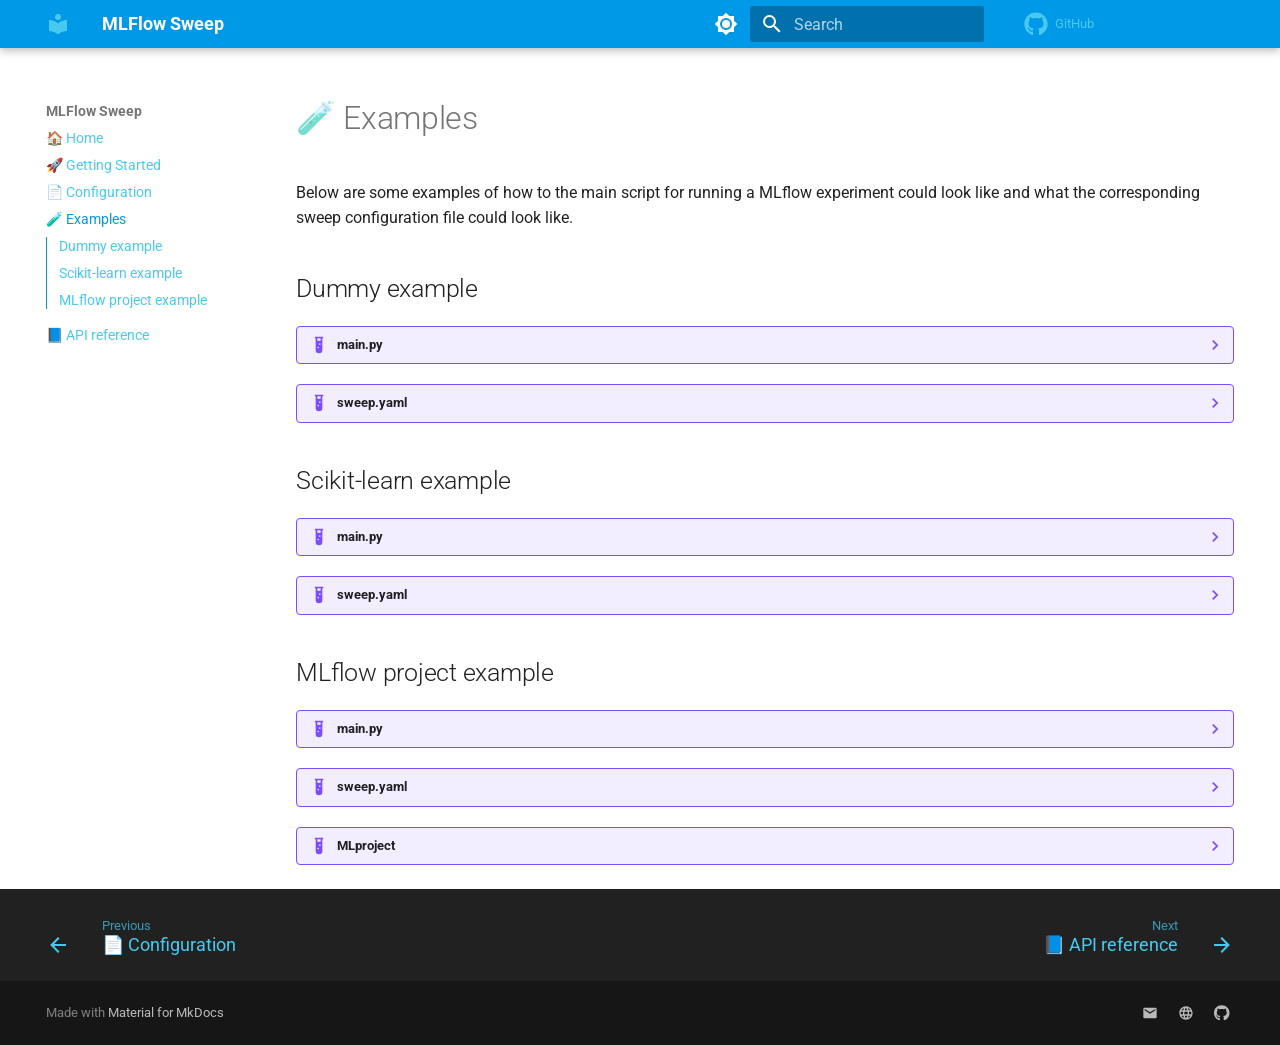
<file: examples/index.html>
<!doctype html>
<html lang="en" class="no-js">
  <head>
    
      <meta charset="utf-8">
      <meta name="viewport" content="width=device-width,initial-scale=1">
      
      
      
      
        <link rel="prev" href="../configuration/">
      
      
        <link rel="next" href="../api_references/">
      
      
      <link rel="icon" href="../assets/images/favicon.png">
      <meta name="generator" content="mkdocs-1.6.1, mkdocs-material-9.6.14">
    
    
      
        <title>🧪 Examples - MLFlow Sweep</title>
      
    
    
      <link rel="stylesheet" href="../assets/stylesheets/main.342714a4.min.css">
      
        
        <link rel="stylesheet" href="../assets/stylesheets/palette.06af60db.min.css">
      
      


    
    
      
    
    
      
        
        
        <link rel="preconnect" href="https://fonts.gstatic.com" crossorigin>
        <link rel="stylesheet" href="https://fonts.googleapis.com/css?family=Roboto:300,300i,400,400i,700,700i%7CRoboto+Mono:400,400i,700,700i&display=fallback">
        <style>:root{--md-text-font:"Roboto";--md-code-font:"Roboto Mono"}</style>
      
    
    
      <link rel="stylesheet" href="../assets/_mkdocstrings.css">
    
      <link rel="stylesheet" href="../stylesheets/extra.css">
    
    <script>__md_scope=new URL("..",location),__md_hash=e=>[...e].reduce(((e,_)=>(e<<5)-e+_.charCodeAt(0)),0),__md_get=(e,_=localStorage,t=__md_scope)=>JSON.parse(_.getItem(t.pathname+"."+e)),__md_set=(e,_,t=localStorage,a=__md_scope)=>{try{t.setItem(a.pathname+"."+e,JSON.stringify(_))}catch(e){}}</script>
    
      

    
    
    
   <link href="../assets/stylesheets/glightbox.min.css" rel="stylesheet"/><style>
    html.glightbox-open { overflow: initial; height: 100%; }
    .gslide-title { margin-top: 0px; user-select: text; }
    .gslide-desc { color: #666; user-select: text; }
    .gslide-image img { background: white; }
    .gscrollbar-fixer { padding-right: 15px; }
    .gdesc-inner { font-size: 0.75rem; }
    body[data-md-color-scheme="slate"] .gdesc-inner { background: var(--md-default-bg-color);}
    body[data-md-color-scheme="slate"] .gslide-title { color: var(--md-default-fg-color);}
    body[data-md-color-scheme="slate"] .gslide-desc { color: var(--md-default-fg-color);}</style> <script src="../assets/javascripts/glightbox.min.js"></script></head>
  
  
    
    
      
    
    
    
    
    <body dir="ltr" data-md-color-scheme="default" data-md-color-primary="custom" data-md-color-accent="indigo">
  
    
    <input class="md-toggle" data-md-toggle="drawer" type="checkbox" id="__drawer" autocomplete="off">
    <input class="md-toggle" data-md-toggle="search" type="checkbox" id="__search" autocomplete="off">
    <label class="md-overlay" for="__drawer"></label>
    <div data-md-component="skip">
      
        
        <a href="#dummy-example" class="md-skip">
          Skip to content
        </a>
      
    </div>
    <div data-md-component="announce">
      
    </div>
    
    
      

  

<header class="md-header md-header--shadow" data-md-component="header">
  <nav class="md-header__inner md-grid" aria-label="Header">
    <a href=".." title="MLFlow Sweep" class="md-header__button md-logo" aria-label="MLFlow Sweep" data-md-component="logo">
      
  
  <svg xmlns="http://www.w3.org/2000/svg" viewBox="0 0 24 24"><path d="M12 8a3 3 0 0 0 3-3 3 3 0 0 0-3-3 3 3 0 0 0-3 3 3 3 0 0 0 3 3m0 3.54C9.64 9.35 6.5 8 3 8v11c3.5 0 6.64 1.35 9 3.54 2.36-2.19 5.5-3.54 9-3.54V8c-3.5 0-6.64 1.35-9 3.54"/></svg>

    </a>
    <label class="md-header__button md-icon" for="__drawer">
      
      <svg xmlns="http://www.w3.org/2000/svg" viewBox="0 0 24 24"><path d="M3 6h18v2H3zm0 5h18v2H3zm0 5h18v2H3z"/></svg>
    </label>
    <div class="md-header__title" data-md-component="header-title">
      <div class="md-header__ellipsis">
        <div class="md-header__topic">
          <span class="md-ellipsis">
            MLFlow Sweep
          </span>
        </div>
        <div class="md-header__topic" data-md-component="header-topic">
          <span class="md-ellipsis">
            
              🧪 Examples
            
          </span>
        </div>
      </div>
    </div>
    
      
        <form class="md-header__option" data-md-component="palette">
  
    
    
    
    <input class="md-option" data-md-color-media="" data-md-color-scheme="default" data-md-color-primary="custom" data-md-color-accent="indigo"  aria-label="Switch to dark mode"  type="radio" name="__palette" id="__palette_0">
    
      <label class="md-header__button md-icon" title="Switch to dark mode" for="__palette_1" hidden>
        <svg xmlns="http://www.w3.org/2000/svg" viewBox="0 0 24 24"><path d="M12 8a4 4 0 0 0-4 4 4 4 0 0 0 4 4 4 4 0 0 0 4-4 4 4 0 0 0-4-4m0 10a6 6 0 0 1-6-6 6 6 0 0 1 6-6 6 6 0 0 1 6 6 6 6 0 0 1-6 6m8-9.31V4h-4.69L12 .69 8.69 4H4v4.69L.69 12 4 15.31V20h4.69L12 23.31 15.31 20H20v-4.69L23.31 12z"/></svg>
      </label>
    
  
    
    
    
    <input class="md-option" data-md-color-media="" data-md-color-scheme="slate" data-md-color-primary="custom" data-md-color-accent="indigo"  aria-label="Switch to light mode"  type="radio" name="__palette" id="__palette_1">
    
      <label class="md-header__button md-icon" title="Switch to light mode" for="__palette_0" hidden>
        <svg xmlns="http://www.w3.org/2000/svg" viewBox="0 0 24 24"><path d="M12 18c-.89 0-1.74-.2-2.5-.55C11.56 16.5 13 14.42 13 12s-1.44-4.5-3.5-5.45C10.26 6.2 11.11 6 12 6a6 6 0 0 1 6 6 6 6 0 0 1-6 6m8-9.31V4h-4.69L12 .69 8.69 4H4v4.69L.69 12 4 15.31V20h4.69L12 23.31 15.31 20H20v-4.69L23.31 12z"/></svg>
      </label>
    
  
</form>
      
    
    
      <script>var palette=__md_get("__palette");if(palette&&palette.color){if("(prefers-color-scheme)"===palette.color.media){var media=matchMedia("(prefers-color-scheme: light)"),input=document.querySelector(media.matches?"[data-md-color-media='(prefers-color-scheme: light)']":"[data-md-color-media='(prefers-color-scheme: dark)']");palette.color.media=input.getAttribute("data-md-color-media"),palette.color.scheme=input.getAttribute("data-md-color-scheme"),palette.color.primary=input.getAttribute("data-md-color-primary"),palette.color.accent=input.getAttribute("data-md-color-accent")}for(var[key,value]of Object.entries(palette.color))document.body.setAttribute("data-md-color-"+key,value)}</script>
    
    
    
      
      
        <label class="md-header__button md-icon" for="__search">
          
          <svg xmlns="http://www.w3.org/2000/svg" viewBox="0 0 24 24"><path d="M9.5 3A6.5 6.5 0 0 1 16 9.5c0 1.61-.59 3.09-1.56 4.23l.27.27h.79l5 5-1.5 1.5-5-5v-.79l-.27-.27A6.52 6.52 0 0 1 9.5 16 6.5 6.5 0 0 1 3 9.5 6.5 6.5 0 0 1 9.5 3m0 2C7 5 5 7 5 9.5S7 14 9.5 14 14 12 14 9.5 12 5 9.5 5"/></svg>
        </label>
        <div class="md-search" data-md-component="search" role="dialog">
  <label class="md-search__overlay" for="__search"></label>
  <div class="md-search__inner" role="search">
    <form class="md-search__form" name="search">
      <input type="text" class="md-search__input" name="query" aria-label="Search" placeholder="Search" autocapitalize="off" autocorrect="off" autocomplete="off" spellcheck="false" data-md-component="search-query" required>
      <label class="md-search__icon md-icon" for="__search">
        
        <svg xmlns="http://www.w3.org/2000/svg" viewBox="0 0 24 24"><path d="M9.5 3A6.5 6.5 0 0 1 16 9.5c0 1.61-.59 3.09-1.56 4.23l.27.27h.79l5 5-1.5 1.5-5-5v-.79l-.27-.27A6.52 6.52 0 0 1 9.5 16 6.5 6.5 0 0 1 3 9.5 6.5 6.5 0 0 1 9.5 3m0 2C7 5 5 7 5 9.5S7 14 9.5 14 14 12 14 9.5 12 5 9.5 5"/></svg>
        
        <svg xmlns="http://www.w3.org/2000/svg" viewBox="0 0 24 24"><path d="M20 11v2H8l5.5 5.5-1.42 1.42L4.16 12l7.92-7.92L13.5 5.5 8 11z"/></svg>
      </label>
      <nav class="md-search__options" aria-label="Search">
        
        <button type="reset" class="md-search__icon md-icon" title="Clear" aria-label="Clear" tabindex="-1">
          
          <svg xmlns="http://www.w3.org/2000/svg" viewBox="0 0 24 24"><path d="M19 6.41 17.59 5 12 10.59 6.41 5 5 6.41 10.59 12 5 17.59 6.41 19 12 13.41 17.59 19 19 17.59 13.41 12z"/></svg>
        </button>
      </nav>
      
        <div class="md-search__suggest" data-md-component="search-suggest"></div>
      
    </form>
    <div class="md-search__output">
      <div class="md-search__scrollwrap" tabindex="0" data-md-scrollfix>
        <div class="md-search-result" data-md-component="search-result">
          <div class="md-search-result__meta">
            Initializing search
          </div>
          <ol class="md-search-result__list" role="presentation"></ol>
        </div>
      </div>
    </div>
  </div>
</div>
      
    
    
      <div class="md-header__source">
        <a href="https://github.com/SkafteNicki/mlflow_sweep" title="Go to repository" class="md-source" data-md-component="source">
  <div class="md-source__icon md-icon">
    
    <svg xmlns="http://www.w3.org/2000/svg" viewBox="0 0 496 512"><!--! Font Awesome Free 6.7.2 by @fontawesome - https://fontawesome.com License - https://fontawesome.com/license/free (Icons: CC BY 4.0, Fonts: SIL OFL 1.1, Code: MIT License) Copyright 2024 Fonticons, Inc.--><path d="M165.9 397.4c0 2-2.3 3.6-5.2 3.6-3.3.3-5.6-1.3-5.6-3.6 0-2 2.3-3.6 5.2-3.6 3-.3 5.6 1.3 5.6 3.6m-31.1-4.5c-.7 2 1.3 4.3 4.3 4.9 2.6 1 5.6 0 6.2-2s-1.3-4.3-4.3-5.2c-2.6-.7-5.5.3-6.2 2.3m44.2-1.7c-2.9.7-4.9 2.6-4.6 4.9.3 2 2.9 3.3 5.9 2.6 2.9-.7 4.9-2.6 4.6-4.6-.3-1.9-3-3.2-5.9-2.9M244.8 8C106.1 8 0 113.3 0 252c0 110.9 69.8 205.8 169.5 239.2 12.8 2.3 17.3-5.6 17.3-12.1 0-6.2-.3-40.4-.3-61.4 0 0-70 15-84.7-29.8 0 0-11.4-29.1-27.8-36.6 0 0-22.9-15.7 1.6-15.4 0 0 24.9 2 38.6 25.8 21.9 38.6 58.6 27.5 72.9 20.9 2.3-16 8.8-27.1 16-33.7-55.9-6.2-112.3-14.3-112.3-110.5 0-27.5 7.6-41.3 23.6-58.9-2.6-6.5-11.1-33.3 2.6-67.9 20.9-6.5 69 27 69 27 20-5.6 41.5-8.5 62.8-8.5s42.8 2.9 62.8 8.5c0 0 48.1-33.6 69-27 13.7 34.7 5.2 61.4 2.6 67.9 16 17.7 25.8 31.5 25.8 58.9 0 96.5-58.9 104.2-114.8 110.5 9.2 7.9 17 22.9 17 46.4 0 33.7-.3 75.4-.3 83.6 0 6.5 4.6 14.4 17.3 12.1C428.2 457.8 496 362.9 496 252 496 113.3 383.5 8 244.8 8M97.2 352.9c-1.3 1-1 3.3.7 5.2 1.6 1.6 3.9 2.3 5.2 1 1.3-1 1-3.3-.7-5.2-1.6-1.6-3.9-2.3-5.2-1m-10.8-8.1c-.7 1.3.3 2.9 2.3 3.9 1.6 1 3.6.7 4.3-.7.7-1.3-.3-2.9-2.3-3.9-2-.6-3.6-.3-4.3.7m32.4 35.6c-1.6 1.3-1 4.3 1.3 6.2 2.3 2.3 5.2 2.6 6.5 1 1.3-1.3.7-4.3-1.3-6.2-2.2-2.3-5.2-2.6-6.5-1m-11.4-14.7c-1.6 1-1.6 3.6 0 5.9s4.3 3.3 5.6 2.3c1.6-1.3 1.6-3.9 0-6.2-1.4-2.3-4-3.3-5.6-2"/></svg>
  </div>
  <div class="md-source__repository">
    GitHub
  </div>
</a>
      </div>
    
  </nav>
  
</header>
    
    <div class="md-container" data-md-component="container">
      
      
        
          
        
      
      <main class="md-main" data-md-component="main">
        <div class="md-main__inner md-grid">
          
            
              
              <div class="md-sidebar md-sidebar--primary" data-md-component="sidebar" data-md-type="navigation" >
                <div class="md-sidebar__scrollwrap">
                  <div class="md-sidebar__inner">
                    



  

<nav class="md-nav md-nav--primary md-nav--integrated" aria-label="Navigation" data-md-level="0">
  <label class="md-nav__title" for="__drawer">
    <a href=".." title="MLFlow Sweep" class="md-nav__button md-logo" aria-label="MLFlow Sweep" data-md-component="logo">
      
  
  <svg xmlns="http://www.w3.org/2000/svg" viewBox="0 0 24 24"><path d="M12 8a3 3 0 0 0 3-3 3 3 0 0 0-3-3 3 3 0 0 0-3 3 3 3 0 0 0 3 3m0 3.54C9.64 9.35 6.5 8 3 8v11c3.5 0 6.64 1.35 9 3.54 2.36-2.19 5.5-3.54 9-3.54V8c-3.5 0-6.64 1.35-9 3.54"/></svg>

    </a>
    MLFlow Sweep
  </label>
  
    <div class="md-nav__source">
      <a href="https://github.com/SkafteNicki/mlflow_sweep" title="Go to repository" class="md-source" data-md-component="source">
  <div class="md-source__icon md-icon">
    
    <svg xmlns="http://www.w3.org/2000/svg" viewBox="0 0 496 512"><!--! Font Awesome Free 6.7.2 by @fontawesome - https://fontawesome.com License - https://fontawesome.com/license/free (Icons: CC BY 4.0, Fonts: SIL OFL 1.1, Code: MIT License) Copyright 2024 Fonticons, Inc.--><path d="M165.9 397.4c0 2-2.3 3.6-5.2 3.6-3.3.3-5.6-1.3-5.6-3.6 0-2 2.3-3.6 5.2-3.6 3-.3 5.6 1.3 5.6 3.6m-31.1-4.5c-.7 2 1.3 4.3 4.3 4.9 2.6 1 5.6 0 6.2-2s-1.3-4.3-4.3-5.2c-2.6-.7-5.5.3-6.2 2.3m44.2-1.7c-2.9.7-4.9 2.6-4.6 4.9.3 2 2.9 3.3 5.9 2.6 2.9-.7 4.9-2.6 4.6-4.6-.3-1.9-3-3.2-5.9-2.9M244.8 8C106.1 8 0 113.3 0 252c0 110.9 69.8 205.8 169.5 239.2 12.8 2.3 17.3-5.6 17.3-12.1 0-6.2-.3-40.4-.3-61.4 0 0-70 15-84.7-29.8 0 0-11.4-29.1-27.8-36.6 0 0-22.9-15.7 1.6-15.4 0 0 24.9 2 38.6 25.8 21.9 38.6 58.6 27.5 72.9 20.9 2.3-16 8.8-27.1 16-33.7-55.9-6.2-112.3-14.3-112.3-110.5 0-27.5 7.6-41.3 23.6-58.9-2.6-6.5-11.1-33.3 2.6-67.9 20.9-6.5 69 27 69 27 20-5.6 41.5-8.5 62.8-8.5s42.8 2.9 62.8 8.5c0 0 48.1-33.6 69-27 13.7 34.7 5.2 61.4 2.6 67.9 16 17.7 25.8 31.5 25.8 58.9 0 96.5-58.9 104.2-114.8 110.5 9.2 7.9 17 22.9 17 46.4 0 33.7-.3 75.4-.3 83.6 0 6.5 4.6 14.4 17.3 12.1C428.2 457.8 496 362.9 496 252 496 113.3 383.5 8 244.8 8M97.2 352.9c-1.3 1-1 3.3.7 5.2 1.6 1.6 3.9 2.3 5.2 1 1.3-1 1-3.3-.7-5.2-1.6-1.6-3.9-2.3-5.2-1m-10.8-8.1c-.7 1.3.3 2.9 2.3 3.9 1.6 1 3.6.7 4.3-.7.7-1.3-.3-2.9-2.3-3.9-2-.6-3.6-.3-4.3.7m32.4 35.6c-1.6 1.3-1 4.3 1.3 6.2 2.3 2.3 5.2 2.6 6.5 1 1.3-1.3.7-4.3-1.3-6.2-2.2-2.3-5.2-2.6-6.5-1m-11.4-14.7c-1.6 1-1.6 3.6 0 5.9s4.3 3.3 5.6 2.3c1.6-1.3 1.6-3.9 0-6.2-1.4-2.3-4-3.3-5.6-2"/></svg>
  </div>
  <div class="md-source__repository">
    GitHub
  </div>
</a>
    </div>
  
  <ul class="md-nav__list" data-md-scrollfix>
    
      
      
  
  
  
  
    <li class="md-nav__item">
      <a href=".." class="md-nav__link">
        
  
  
  <span class="md-ellipsis">
    🏠 Home
    
  </span>
  

      </a>
    </li>
  

    
      
      
  
  
  
  
    <li class="md-nav__item">
      <a href="../quickstart/" class="md-nav__link">
        
  
  
  <span class="md-ellipsis">
    🚀 Getting Started
    
  </span>
  

      </a>
    </li>
  

    
      
      
  
  
  
  
    <li class="md-nav__item">
      <a href="../configuration/" class="md-nav__link">
        
  
  
  <span class="md-ellipsis">
    📄 Configuration
    
  </span>
  

      </a>
    </li>
  

    
      
      
  
  
    
  
  
  
    <li class="md-nav__item md-nav__item--active">
      
      <input class="md-nav__toggle md-toggle" type="checkbox" id="__toc">
      
      
      
        <label class="md-nav__link md-nav__link--active" for="__toc">
          
  
  
  <span class="md-ellipsis">
    🧪 Examples
    
  </span>
  

          <span class="md-nav__icon md-icon"></span>
        </label>
      
      <a href="./" class="md-nav__link md-nav__link--active">
        
  
  
  <span class="md-ellipsis">
    🧪 Examples
    
  </span>
  

      </a>
      
        

<nav class="md-nav md-nav--secondary" aria-label="Table of contents">
  
  
  
  
    <label class="md-nav__title" for="__toc">
      <span class="md-nav__icon md-icon"></span>
      Table of contents
    </label>
    <ul class="md-nav__list" data-md-component="toc" data-md-scrollfix>
      
        <li class="md-nav__item">
  <a href="#dummy-example" class="md-nav__link">
    <span class="md-ellipsis">
      Dummy example
    </span>
  </a>
  
</li>
      
        <li class="md-nav__item">
  <a href="#scikit-learn-example" class="md-nav__link">
    <span class="md-ellipsis">
      Scikit-learn example
    </span>
  </a>
  
</li>
      
        <li class="md-nav__item">
  <a href="#mlflow-project-example" class="md-nav__link">
    <span class="md-ellipsis">
      MLflow project example
    </span>
  </a>
  
</li>
      
    </ul>
  
</nav>
      
    </li>
  

    
      
      
  
  
  
  
    <li class="md-nav__item">
      <a href="../api_references/" class="md-nav__link">
        
  
  
  <span class="md-ellipsis">
    📘 API reference
    
  </span>
  

      </a>
    </li>
  

    
  </ul>
</nav>
                  </div>
                </div>
              </div>
            
            
          
          
            <div class="md-content" data-md-component="content">
              <article class="md-content__inner md-typeset">
                
                  


  
  


  <h1>🧪 Examples</h1>

<p>Below are some examples of how to the main script for running a MLflow experiment could look like and what the
corresponding sweep configuration file could look like.</p>
<h2 id="dummy-example">Dummy example</h2>
<details class="example">
<summary>main.py</summary>
<div class="language-python highlight"><span class="filename">main.py</span><pre><span></span><code><span id="__span-0-1"><a id="__codelineno-0-1" name="__codelineno-0-1" href="#__codelineno-0-1"></a><span class="kn">import</span><span class="w"> </span><span class="nn">random</span>
</span><span id="__span-0-2"><a id="__codelineno-0-2" name="__codelineno-0-2" href="#__codelineno-0-2"></a><span class="kn">import</span><span class="w"> </span><span class="nn">time</span>
</span><span id="__span-0-3"><a id="__codelineno-0-3" name="__codelineno-0-3" href="#__codelineno-0-3"></a>
</span><span id="__span-0-4"><a id="__codelineno-0-4" name="__codelineno-0-4" href="#__codelineno-0-4"></a><span class="kn">import</span><span class="w"> </span><span class="nn">mlflow</span>
</span><span id="__span-0-5"><a id="__codelineno-0-5" name="__codelineno-0-5" href="#__codelineno-0-5"></a><span class="kn">import</span><span class="w"> </span><span class="nn">typer</span>
</span><span id="__span-0-6"><a id="__codelineno-0-6" name="__codelineno-0-6" href="#__codelineno-0-6"></a>
</span><span id="__span-0-7"><a id="__codelineno-0-7" name="__codelineno-0-7" href="#__codelineno-0-7"></a><span class="n">app</span> <span class="o">=</span> <span class="n">typer</span><span class="o">.</span><span class="n">Typer</span><span class="p">()</span>
</span><span id="__span-0-8"><a id="__codelineno-0-8" name="__codelineno-0-8" href="#__codelineno-0-8"></a>
</span><span id="__span-0-9"><a id="__codelineno-0-9" name="__codelineno-0-9" href="#__codelineno-0-9"></a>
</span><span id="__span-0-10"><a id="__codelineno-0-10" name="__codelineno-0-10" href="#__codelineno-0-10"></a><span class="nd">@app</span><span class="o">.</span><span class="n">command</span><span class="p">()</span>
</span><span id="__span-0-11"><a id="__codelineno-0-11" name="__codelineno-0-11" href="#__codelineno-0-11"></a><span class="k">def</span><span class="w"> </span><span class="nf">main</span><span class="p">(</span><span class="n">learning_rate</span><span class="p">:</span> <span class="nb">float</span> <span class="o">=</span> <span class="mf">0.001</span><span class="p">,</span> <span class="n">batch_size</span><span class="p">:</span> <span class="nb">int</span> <span class="o">=</span> <span class="mi">32</span><span class="p">,</span> <span class="n">dropout</span><span class="p">:</span> <span class="nb">bool</span> <span class="o">=</span> <span class="kc">False</span><span class="p">):</span>
</span><span id="__span-0-12"><a id="__codelineno-0-12" name="__codelineno-0-12" href="#__codelineno-0-12"></a><span class="w">    </span><span class="sd">&quot;&quot;&quot;</span>
</span><span id="__span-0-13"><a id="__codelineno-0-13" name="__codelineno-0-13" href="#__codelineno-0-13"></a><span class="sd">    Example command that takes learning rate and batch size as arguments.</span>
</span><span id="__span-0-14"><a id="__codelineno-0-14" name="__codelineno-0-14" href="#__codelineno-0-14"></a><span class="sd">    &quot;&quot;&quot;</span>
</span><span id="__span-0-15"><a id="__codelineno-0-15" name="__codelineno-0-15" href="#__codelineno-0-15"></a>    <span class="n">typer</span><span class="o">.</span><span class="n">echo</span><span class="p">(</span><span class="sa">f</span><span class="s2">&quot;Learning Rate: </span><span class="si">{</span><span class="n">learning_rate</span><span class="si">}</span><span class="s2">&quot;</span><span class="p">)</span>
</span><span id="__span-0-16"><a id="__codelineno-0-16" name="__codelineno-0-16" href="#__codelineno-0-16"></a>    <span class="n">typer</span><span class="o">.</span><span class="n">echo</span><span class="p">(</span><span class="sa">f</span><span class="s2">&quot;Batch Size: </span><span class="si">{</span><span class="n">batch_size</span><span class="si">}</span><span class="s2">&quot;</span><span class="p">)</span>
</span><span id="__span-0-17"><a id="__codelineno-0-17" name="__codelineno-0-17" href="#__codelineno-0-17"></a>
</span><span id="__span-0-18"><a id="__codelineno-0-18" name="__codelineno-0-18" href="#__codelineno-0-18"></a>    <span class="k">with</span> <span class="n">mlflow</span><span class="o">.</span><span class="n">start_run</span><span class="p">():</span>
</span><span id="__span-0-19"><a id="__codelineno-0-19" name="__codelineno-0-19" href="#__codelineno-0-19"></a>        <span class="k">for</span> <span class="n">i</span> <span class="ow">in</span> <span class="nb">range</span><span class="p">(</span><span class="n">random</span><span class="o">.</span><span class="n">randint</span><span class="p">(</span><span class="mi">1</span><span class="p">,</span> <span class="mi">5</span><span class="p">)):</span>
</span><span id="__span-0-20"><a id="__codelineno-0-20" name="__codelineno-0-20" href="#__codelineno-0-20"></a>            <span class="n">mlflow</span><span class="o">.</span><span class="n">log_metric</span><span class="p">(</span><span class="s2">&quot;metric1&quot;</span><span class="p">,</span> <span class="n">random</span><span class="o">.</span><span class="n">uniform</span><span class="p">(</span><span class="mi">0</span><span class="p">,</span> <span class="mi">1</span><span class="p">),</span> <span class="n">step</span><span class="o">=</span><span class="n">i</span><span class="p">)</span>
</span><span id="__span-0-21"><a id="__codelineno-0-21" name="__codelineno-0-21" href="#__codelineno-0-21"></a>            <span class="n">mlflow</span><span class="o">.</span><span class="n">log_metric</span><span class="p">(</span><span class="s2">&quot;metric2&quot;</span><span class="p">,</span> <span class="n">random</span><span class="o">.</span><span class="n">uniform</span><span class="p">(</span><span class="mi">0</span><span class="p">,</span> <span class="mi">1</span><span class="p">),</span> <span class="n">step</span><span class="o">=</span><span class="n">i</span><span class="p">)</span>
</span><span id="__span-0-22"><a id="__codelineno-0-22" name="__codelineno-0-22" href="#__codelineno-0-22"></a>            <span class="n">time</span><span class="o">.</span><span class="n">sleep</span><span class="p">(</span><span class="n">random</span><span class="o">.</span><span class="n">uniform</span><span class="p">(</span><span class="mf">0.1</span><span class="p">,</span> <span class="mi">1</span><span class="p">))</span>
</span><span id="__span-0-23"><a id="__codelineno-0-23" name="__codelineno-0-23" href="#__codelineno-0-23"></a>
</span><span id="__span-0-24"><a id="__codelineno-0-24" name="__codelineno-0-24" href="#__codelineno-0-24"></a>
</span><span id="__span-0-25"><a id="__codelineno-0-25" name="__codelineno-0-25" href="#__codelineno-0-25"></a><span class="k">if</span> <span class="vm">__name__</span> <span class="o">==</span> <span class="s2">&quot;__main__&quot;</span><span class="p">:</span>
</span><span id="__span-0-26"><a id="__codelineno-0-26" name="__codelineno-0-26" href="#__codelineno-0-26"></a>    <span class="n">app</span><span class="p">()</span>
</span></code></pre></div>
</details>
<details class="example">
<summary>sweep.yaml</summary>
<div class="language-yaml highlight"><span class="filename">sweep.yaml</span><pre><span></span><code><span id="__span-1-1"><a id="__codelineno-1-1" name="__codelineno-1-1" href="#__codelineno-1-1"></a><span class="nt">command</span><span class="p">:</span>
</span><span id="__span-1-2"><a id="__codelineno-1-2" name="__codelineno-1-2" href="#__codelineno-1-2"></a><span class="w">  </span><span class="l l-Scalar l-Scalar-Plain">uv run main.py</span>
</span><span id="__span-1-3"><a id="__codelineno-1-3" name="__codelineno-1-3" href="#__codelineno-1-3"></a><span class="w">  </span><span class="l l-Scalar l-Scalar-Plain">--learning-rate ${learning_rate}</span>
</span><span id="__span-1-4"><a id="__codelineno-1-4" name="__codelineno-1-4" href="#__codelineno-1-4"></a><span class="w">  </span><span class="l l-Scalar l-Scalar-Plain">--batch-size ${batch_size}</span>
</span><span id="__span-1-5"><a id="__codelineno-1-5" name="__codelineno-1-5" href="#__codelineno-1-5"></a><span class="nt">experiment_name</span><span class="p">:</span><span class="w"> </span><span class="l l-Scalar l-Scalar-Plain">sweep-demo</span>
</span><span id="__span-1-6"><a id="__codelineno-1-6" name="__codelineno-1-6" href="#__codelineno-1-6"></a><span class="nt">sweep_name</span><span class="p">:</span><span class="w"> </span><span class="l l-Scalar l-Scalar-Plain">test-sweep</span>
</span><span id="__span-1-7"><a id="__codelineno-1-7" name="__codelineno-1-7" href="#__codelineno-1-7"></a><span class="nt">method</span><span class="p">:</span><span class="w"> </span><span class="l l-Scalar l-Scalar-Plain">bayes</span>
</span><span id="__span-1-8"><a id="__codelineno-1-8" name="__codelineno-1-8" href="#__codelineno-1-8"></a><span class="nt">metric</span><span class="p">:</span>
</span><span id="__span-1-9"><a id="__codelineno-1-9" name="__codelineno-1-9" href="#__codelineno-1-9"></a><span class="w">  </span><span class="nt">name</span><span class="p">:</span><span class="w"> </span><span class="l l-Scalar l-Scalar-Plain">metric1</span>
</span><span id="__span-1-10"><a id="__codelineno-1-10" name="__codelineno-1-10" href="#__codelineno-1-10"></a><span class="w">  </span><span class="nt">goal</span><span class="p">:</span><span class="w"> </span><span class="l l-Scalar l-Scalar-Plain">maximize</span>
</span><span id="__span-1-11"><a id="__codelineno-1-11" name="__codelineno-1-11" href="#__codelineno-1-11"></a><span class="nt">parameters</span><span class="p">:</span>
</span><span id="__span-1-12"><a id="__codelineno-1-12" name="__codelineno-1-12" href="#__codelineno-1-12"></a><span class="w">  </span><span class="nt">learning_rate</span><span class="p">:</span>
</span><span id="__span-1-13"><a id="__codelineno-1-13" name="__codelineno-1-13" href="#__codelineno-1-13"></a><span class="w">    </span><span class="nt">distribution</span><span class="p">:</span><span class="w"> </span><span class="l l-Scalar l-Scalar-Plain">log_uniform</span>
</span><span id="__span-1-14"><a id="__codelineno-1-14" name="__codelineno-1-14" href="#__codelineno-1-14"></a><span class="w">    </span><span class="nt">min</span><span class="p">:</span><span class="w"> </span><span class="l l-Scalar l-Scalar-Plain">0.001</span>
</span><span id="__span-1-15"><a id="__codelineno-1-15" name="__codelineno-1-15" href="#__codelineno-1-15"></a><span class="w">    </span><span class="nt">max</span><span class="p">:</span><span class="w"> </span><span class="l l-Scalar l-Scalar-Plain">0.1</span>
</span><span id="__span-1-16"><a id="__codelineno-1-16" name="__codelineno-1-16" href="#__codelineno-1-16"></a><span class="w">  </span><span class="nt">batch_size</span><span class="p">:</span>
</span><span id="__span-1-17"><a id="__codelineno-1-17" name="__codelineno-1-17" href="#__codelineno-1-17"></a><span class="w">    </span><span class="nt">values</span><span class="p">:</span><span class="w"> </span><span class="p p-Indicator">[</span><span class="nv">16</span><span class="p p-Indicator">,</span><span class="w"> </span><span class="nv">32</span><span class="p p-Indicator">,</span><span class="w"> </span><span class="nv">64</span><span class="p p-Indicator">,</span><span class="w"> </span><span class="nv">128</span><span class="p p-Indicator">]</span>
</span><span id="__span-1-18"><a id="__codelineno-1-18" name="__codelineno-1-18" href="#__codelineno-1-18"></a><span class="nt">run_cap</span><span class="p">:</span><span class="w"> </span><span class="l l-Scalar l-Scalar-Plain">10</span>
</span></code></pre></div>
</details>
<h2 id="scikit-learn-example">Scikit-learn example</h2>
<details class="example">
<summary>main.py</summary>
<div class="language-python highlight"><span class="filename">main.py</span><pre><span></span><code><span id="__span-2-1"><a id="__codelineno-2-1" name="__codelineno-2-1" href="#__codelineno-2-1"></a><span class="kn">import</span><span class="w"> </span><span class="nn">mlflow</span>
</span><span id="__span-2-2"><a id="__codelineno-2-2" name="__codelineno-2-2" href="#__codelineno-2-2"></a><span class="kn">import</span><span class="w"> </span><span class="nn">typer</span>
</span><span id="__span-2-3"><a id="__codelineno-2-3" name="__codelineno-2-3" href="#__codelineno-2-3"></a><span class="kn">from</span><span class="w"> </span><span class="nn">sklearn</span><span class="w"> </span><span class="kn">import</span> <span class="n">datasets</span>
</span><span id="__span-2-4"><a id="__codelineno-2-4" name="__codelineno-2-4" href="#__codelineno-2-4"></a><span class="kn">from</span><span class="w"> </span><span class="nn">sklearn.ensemble</span><span class="w"> </span><span class="kn">import</span> <span class="n">RandomForestClassifier</span>
</span><span id="__span-2-5"><a id="__codelineno-2-5" name="__codelineno-2-5" href="#__codelineno-2-5"></a><span class="kn">from</span><span class="w"> </span><span class="nn">sklearn.model_selection</span><span class="w"> </span><span class="kn">import</span> <span class="n">cross_val_score</span>
</span><span id="__span-2-6"><a id="__codelineno-2-6" name="__codelineno-2-6" href="#__codelineno-2-6"></a>
</span><span id="__span-2-7"><a id="__codelineno-2-7" name="__codelineno-2-7" href="#__codelineno-2-7"></a><span class="n">app</span> <span class="o">=</span> <span class="n">typer</span><span class="o">.</span><span class="n">Typer</span><span class="p">(</span><span class="n">help</span><span class="o">=</span><span class="s2">&quot;Train a RandomForestClassifier on the breast cancer dataset&quot;</span><span class="p">)</span>
</span><span id="__span-2-8"><a id="__codelineno-2-8" name="__codelineno-2-8" href="#__codelineno-2-8"></a>
</span><span id="__span-2-9"><a id="__codelineno-2-9" name="__codelineno-2-9" href="#__codelineno-2-9"></a>
</span><span id="__span-2-10"><a id="__codelineno-2-10" name="__codelineno-2-10" href="#__codelineno-2-10"></a><span class="k">def</span><span class="w"> </span><span class="nf">none_str_to_none</span><span class="p">(</span><span class="n">value</span><span class="p">:</span> <span class="nb">str</span><span class="p">)</span> <span class="o">-&gt;</span> <span class="kc">None</span> <span class="o">|</span> <span class="nb">str</span><span class="p">:</span>
</span><span id="__span-2-11"><a id="__codelineno-2-11" name="__codelineno-2-11" href="#__codelineno-2-11"></a><span class="w">    </span><span class="sd">&quot;&quot;&quot;Convert &#39;None&#39; string to None.&quot;&quot;&quot;</span>
</span><span id="__span-2-12"><a id="__codelineno-2-12" name="__codelineno-2-12" href="#__codelineno-2-12"></a>    <span class="k">return</span> <span class="kc">None</span> <span class="k">if</span> <span class="n">value</span><span class="o">.</span><span class="n">lower</span><span class="p">()</span> <span class="o">==</span> <span class="s2">&quot;none&quot;</span> <span class="k">else</span> <span class="n">value</span>
</span><span id="__span-2-13"><a id="__codelineno-2-13" name="__codelineno-2-13" href="#__codelineno-2-13"></a>
</span><span id="__span-2-14"><a id="__codelineno-2-14" name="__codelineno-2-14" href="#__codelineno-2-14"></a>
</span><span id="__span-2-15"><a id="__codelineno-2-15" name="__codelineno-2-15" href="#__codelineno-2-15"></a><span class="nd">@app</span><span class="o">.</span><span class="n">command</span><span class="p">()</span>
</span><span id="__span-2-16"><a id="__codelineno-2-16" name="__codelineno-2-16" href="#__codelineno-2-16"></a><span class="k">def</span><span class="w"> </span><span class="nf">train</span><span class="p">(</span>
</span><span id="__span-2-17"><a id="__codelineno-2-17" name="__codelineno-2-17" href="#__codelineno-2-17"></a>    <span class="n">n_estimators</span><span class="p">:</span> <span class="nb">int</span> <span class="o">=</span> <span class="n">typer</span><span class="o">.</span><span class="n">Option</span><span class="p">(</span><span class="mi">100</span><span class="p">,</span> <span class="n">help</span><span class="o">=</span><span class="s2">&quot;Number of trees&quot;</span><span class="p">),</span>
</span><span id="__span-2-18"><a id="__codelineno-2-18" name="__codelineno-2-18" href="#__codelineno-2-18"></a>    <span class="n">criterion</span><span class="p">:</span> <span class="nb">str</span> <span class="o">=</span> <span class="n">typer</span><span class="o">.</span><span class="n">Option</span><span class="p">(</span><span class="s2">&quot;gini&quot;</span><span class="p">,</span> <span class="n">help</span><span class="o">=</span><span class="s2">&quot;Criterion for splitting&quot;</span><span class="p">),</span>
</span><span id="__span-2-19"><a id="__codelineno-2-19" name="__codelineno-2-19" href="#__codelineno-2-19"></a>    <span class="n">max_depth</span><span class="p">:</span> <span class="nb">int</span> <span class="o">|</span> <span class="kc">None</span> <span class="o">=</span> <span class="n">typer</span><span class="o">.</span><span class="n">Option</span><span class="p">(</span><span class="kc">None</span><span class="p">,</span> <span class="n">help</span><span class="o">=</span><span class="s2">&quot;Max depth of the trees&quot;</span><span class="p">),</span>
</span><span id="__span-2-20"><a id="__codelineno-2-20" name="__codelineno-2-20" href="#__codelineno-2-20"></a>    <span class="n">min_samples_split</span><span class="p">:</span> <span class="nb">int</span> <span class="o">=</span> <span class="n">typer</span><span class="o">.</span><span class="n">Option</span><span class="p">(</span><span class="mi">2</span><span class="p">,</span> <span class="n">help</span><span class="o">=</span><span class="s2">&quot;Min samples required to split a node&quot;</span><span class="p">),</span>
</span><span id="__span-2-21"><a id="__codelineno-2-21" name="__codelineno-2-21" href="#__codelineno-2-21"></a>    <span class="n">min_samples_leaf</span><span class="p">:</span> <span class="nb">int</span> <span class="o">=</span> <span class="n">typer</span><span class="o">.</span><span class="n">Option</span><span class="p">(</span><span class="mi">1</span><span class="p">,</span> <span class="n">help</span><span class="o">=</span><span class="s2">&quot;Min samples required at a leaf node&quot;</span><span class="p">),</span>
</span><span id="__span-2-22"><a id="__codelineno-2-22" name="__codelineno-2-22" href="#__codelineno-2-22"></a>    <span class="n">max_features</span><span class="p">:</span> <span class="nb">str</span> <span class="o">|</span> <span class="kc">None</span> <span class="o">=</span> <span class="n">typer</span><span class="o">.</span><span class="n">Option</span><span class="p">(</span>
</span><span id="__span-2-23"><a id="__codelineno-2-23" name="__codelineno-2-23" href="#__codelineno-2-23"></a>        <span class="kc">None</span><span class="p">,</span> <span class="n">help</span><span class="o">=</span><span class="s2">&quot;Number of features to consider for best split&quot;</span><span class="p">,</span> <span class="n">parser</span><span class="o">=</span><span class="n">none_str_to_none</span>
</span><span id="__span-2-24"><a id="__codelineno-2-24" name="__codelineno-2-24" href="#__codelineno-2-24"></a>    <span class="p">),</span>
</span><span id="__span-2-25"><a id="__codelineno-2-25" name="__codelineno-2-25" href="#__codelineno-2-25"></a>    <span class="n">bootstrap</span><span class="p">:</span> <span class="nb">bool</span> <span class="o">=</span> <span class="n">typer</span><span class="o">.</span><span class="n">Option</span><span class="p">(</span><span class="kc">True</span><span class="p">,</span> <span class="n">help</span><span class="o">=</span><span class="s2">&quot;Use bootstrap samples&quot;</span><span class="p">),</span>
</span><span id="__span-2-26"><a id="__codelineno-2-26" name="__codelineno-2-26" href="#__codelineno-2-26"></a><span class="p">):</span>
</span><span id="__span-2-27"><a id="__codelineno-2-27" name="__codelineno-2-27" href="#__codelineno-2-27"></a><span class="w">    </span><span class="sd">&quot;&quot;&quot;Example command to train a RandomForestClassifier on the breast cancer dataset.&quot;&quot;&quot;</span>
</span><span id="__span-2-28"><a id="__codelineno-2-28" name="__codelineno-2-28" href="#__codelineno-2-28"></a>    <span class="c1"># Load dataset</span>
</span><span id="__span-2-29"><a id="__codelineno-2-29" name="__codelineno-2-29" href="#__codelineno-2-29"></a>    <span class="n">data</span> <span class="o">=</span> <span class="n">datasets</span><span class="o">.</span><span class="n">load_breast_cancer</span><span class="p">()</span>
</span><span id="__span-2-30"><a id="__codelineno-2-30" name="__codelineno-2-30" href="#__codelineno-2-30"></a>    <span class="n">x</span><span class="p">,</span> <span class="n">y</span> <span class="o">=</span> <span class="n">data</span><span class="o">.</span><span class="n">data</span><span class="p">,</span> <span class="n">data</span><span class="o">.</span><span class="n">target</span>
</span><span id="__span-2-31"><a id="__codelineno-2-31" name="__codelineno-2-31" href="#__codelineno-2-31"></a>
</span><span id="__span-2-32"><a id="__codelineno-2-32" name="__codelineno-2-32" href="#__codelineno-2-32"></a>    <span class="n">model</span> <span class="o">=</span> <span class="n">RandomForestClassifier</span><span class="p">(</span>
</span><span id="__span-2-33"><a id="__codelineno-2-33" name="__codelineno-2-33" href="#__codelineno-2-33"></a>        <span class="n">n_estimators</span><span class="o">=</span><span class="n">n_estimators</span><span class="p">,</span>
</span><span id="__span-2-34"><a id="__codelineno-2-34" name="__codelineno-2-34" href="#__codelineno-2-34"></a>        <span class="n">criterion</span><span class="o">=</span><span class="n">criterion</span><span class="p">,</span>
</span><span id="__span-2-35"><a id="__codelineno-2-35" name="__codelineno-2-35" href="#__codelineno-2-35"></a>        <span class="n">max_depth</span><span class="o">=</span><span class="n">max_depth</span><span class="p">,</span>
</span><span id="__span-2-36"><a id="__codelineno-2-36" name="__codelineno-2-36" href="#__codelineno-2-36"></a>        <span class="n">min_samples_split</span><span class="o">=</span><span class="n">min_samples_split</span><span class="p">,</span>
</span><span id="__span-2-37"><a id="__codelineno-2-37" name="__codelineno-2-37" href="#__codelineno-2-37"></a>        <span class="n">min_samples_leaf</span><span class="o">=</span><span class="n">min_samples_leaf</span><span class="p">,</span>
</span><span id="__span-2-38"><a id="__codelineno-2-38" name="__codelineno-2-38" href="#__codelineno-2-38"></a>        <span class="n">max_features</span><span class="o">=</span><span class="n">max_features</span><span class="p">,</span>
</span><span id="__span-2-39"><a id="__codelineno-2-39" name="__codelineno-2-39" href="#__codelineno-2-39"></a>        <span class="n">bootstrap</span><span class="o">=</span><span class="n">bootstrap</span><span class="p">,</span>
</span><span id="__span-2-40"><a id="__codelineno-2-40" name="__codelineno-2-40" href="#__codelineno-2-40"></a>        <span class="n">random_state</span><span class="o">=</span><span class="mi">42</span><span class="p">,</span>
</span><span id="__span-2-41"><a id="__codelineno-2-41" name="__codelineno-2-41" href="#__codelineno-2-41"></a>    <span class="p">)</span>
</span><span id="__span-2-42"><a id="__codelineno-2-42" name="__codelineno-2-42" href="#__codelineno-2-42"></a>
</span><span id="__span-2-43"><a id="__codelineno-2-43" name="__codelineno-2-43" href="#__codelineno-2-43"></a>    <span class="n">scores</span> <span class="o">=</span> <span class="n">cross_val_score</span><span class="p">(</span><span class="n">model</span><span class="p">,</span> <span class="n">x</span><span class="p">,</span> <span class="n">y</span><span class="p">,</span> <span class="n">cv</span><span class="o">=</span><span class="mi">5</span><span class="p">,</span> <span class="n">scoring</span><span class="o">=</span><span class="s2">&quot;accuracy&quot;</span><span class="p">)</span>
</span><span id="__span-2-44"><a id="__codelineno-2-44" name="__codelineno-2-44" href="#__codelineno-2-44"></a>    <span class="n">typer</span><span class="o">.</span><span class="n">echo</span><span class="p">(</span><span class="sa">f</span><span class="s2">&quot;Cross-validation scores: </span><span class="si">{</span><span class="n">scores</span><span class="si">}</span><span class="s2">&quot;</span><span class="p">)</span>
</span><span id="__span-2-45"><a id="__codelineno-2-45" name="__codelineno-2-45" href="#__codelineno-2-45"></a>
</span><span id="__span-2-46"><a id="__codelineno-2-46" name="__codelineno-2-46" href="#__codelineno-2-46"></a>    <span class="k">with</span> <span class="n">mlflow</span><span class="o">.</span><span class="n">start_run</span><span class="p">(</span><span class="n">run_name</span><span class="o">=</span><span class="s2">&quot;random_forest&quot;</span><span class="p">):</span>
</span><span id="__span-2-47"><a id="__codelineno-2-47" name="__codelineno-2-47" href="#__codelineno-2-47"></a>        <span class="n">mlflow</span><span class="o">.</span><span class="n">set_tag</span><span class="p">(</span><span class="s2">&quot;model&quot;</span><span class="p">,</span> <span class="s2">&quot;RandomForestClassifier&quot;</span><span class="p">)</span>
</span><span id="__span-2-48"><a id="__codelineno-2-48" name="__codelineno-2-48" href="#__codelineno-2-48"></a>        <span class="n">mlflow</span><span class="o">.</span><span class="n">log_param</span><span class="p">(</span><span class="s2">&quot;n_estimators&quot;</span><span class="p">,</span> <span class="n">n_estimators</span><span class="p">)</span>
</span><span id="__span-2-49"><a id="__codelineno-2-49" name="__codelineno-2-49" href="#__codelineno-2-49"></a>        <span class="n">mlflow</span><span class="o">.</span><span class="n">log_param</span><span class="p">(</span><span class="s2">&quot;max_depth&quot;</span><span class="p">,</span> <span class="n">max_depth</span><span class="p">)</span>
</span><span id="__span-2-50"><a id="__codelineno-2-50" name="__codelineno-2-50" href="#__codelineno-2-50"></a>        <span class="n">mlflow</span><span class="o">.</span><span class="n">log_param</span><span class="p">(</span><span class="s2">&quot;min_samples_split&quot;</span><span class="p">,</span> <span class="n">min_samples_split</span><span class="p">)</span>
</span><span id="__span-2-51"><a id="__codelineno-2-51" name="__codelineno-2-51" href="#__codelineno-2-51"></a>        <span class="n">mlflow</span><span class="o">.</span><span class="n">log_param</span><span class="p">(</span><span class="s2">&quot;min_samples_leaf&quot;</span><span class="p">,</span> <span class="n">min_samples_leaf</span><span class="p">)</span>
</span><span id="__span-2-52"><a id="__codelineno-2-52" name="__codelineno-2-52" href="#__codelineno-2-52"></a>        <span class="n">mlflow</span><span class="o">.</span><span class="n">log_param</span><span class="p">(</span><span class="s2">&quot;max_features&quot;</span><span class="p">,</span> <span class="n">max_features</span><span class="p">)</span>
</span><span id="__span-2-53"><a id="__codelineno-2-53" name="__codelineno-2-53" href="#__codelineno-2-53"></a>        <span class="n">mlflow</span><span class="o">.</span><span class="n">log_param</span><span class="p">(</span><span class="s2">&quot;bootstrap&quot;</span><span class="p">,</span> <span class="n">bootstrap</span><span class="p">)</span>
</span><span id="__span-2-54"><a id="__codelineno-2-54" name="__codelineno-2-54" href="#__codelineno-2-54"></a>        <span class="n">mlflow</span><span class="o">.</span><span class="n">log_metric</span><span class="p">(</span><span class="s2">&quot;mean_accuracy&quot;</span><span class="p">,</span> <span class="n">scores</span><span class="o">.</span><span class="n">mean</span><span class="p">())</span>
</span><span id="__span-2-55"><a id="__codelineno-2-55" name="__codelineno-2-55" href="#__codelineno-2-55"></a>        <span class="n">mlflow</span><span class="o">.</span><span class="n">log_metric</span><span class="p">(</span><span class="s2">&quot;std_accuracy&quot;</span><span class="p">,</span> <span class="n">scores</span><span class="o">.</span><span class="n">std</span><span class="p">())</span>
</span><span id="__span-2-56"><a id="__codelineno-2-56" name="__codelineno-2-56" href="#__codelineno-2-56"></a>
</span><span id="__span-2-57"><a id="__codelineno-2-57" name="__codelineno-2-57" href="#__codelineno-2-57"></a>
</span><span id="__span-2-58"><a id="__codelineno-2-58" name="__codelineno-2-58" href="#__codelineno-2-58"></a><span class="k">if</span> <span class="vm">__name__</span> <span class="o">==</span> <span class="s2">&quot;__main__&quot;</span><span class="p">:</span>
</span><span id="__span-2-59"><a id="__codelineno-2-59" name="__codelineno-2-59" href="#__codelineno-2-59"></a>    <span class="n">app</span><span class="p">()</span>
</span></code></pre></div>
</details>
<details class="example">
<summary>sweep.yaml</summary>
<div class="language-yaml highlight"><span class="filename">sweep.yaml</span><pre><span></span><code><span id="__span-3-1"><a id="__codelineno-3-1" name="__codelineno-3-1" href="#__codelineno-3-1"></a><span class="nt">command</span><span class="p">:</span>
</span><span id="__span-3-2"><a id="__codelineno-3-2" name="__codelineno-3-2" href="#__codelineno-3-2"></a><span class="w">  </span><span class="l l-Scalar l-Scalar-Plain">uv run main.py</span>
</span><span id="__span-3-3"><a id="__codelineno-3-3" name="__codelineno-3-3" href="#__codelineno-3-3"></a><span class="w">  </span><span class="l l-Scalar l-Scalar-Plain">--n-estimators ${n_estimators}</span>
</span><span id="__span-3-4"><a id="__codelineno-3-4" name="__codelineno-3-4" href="#__codelineno-3-4"></a><span class="w">  </span><span class="l l-Scalar l-Scalar-Plain">--criterion ${criterion}</span>
</span><span id="__span-3-5"><a id="__codelineno-3-5" name="__codelineno-3-5" href="#__codelineno-3-5"></a><span class="w">  </span><span class="l l-Scalar l-Scalar-Plain">--max-depth ${max_depth}</span>
</span><span id="__span-3-6"><a id="__codelineno-3-6" name="__codelineno-3-6" href="#__codelineno-3-6"></a><span class="w">  </span><span class="l l-Scalar l-Scalar-Plain">--min-samples-split ${min_samples_split}</span>
</span><span id="__span-3-7"><a id="__codelineno-3-7" name="__codelineno-3-7" href="#__codelineno-3-7"></a><span class="w">  </span><span class="l l-Scalar l-Scalar-Plain">--min-samples-leaf ${min_samples_leaf}</span>
</span><span id="__span-3-8"><a id="__codelineno-3-8" name="__codelineno-3-8" href="#__codelineno-3-8"></a><span class="w">  </span><span class="l l-Scalar l-Scalar-Plain">--max-features ${max_features}</span>
</span><span id="__span-3-9"><a id="__codelineno-3-9" name="__codelineno-3-9" href="#__codelineno-3-9"></a><span class="w">  </span><span class="l l-Scalar l-Scalar-Plain">${bootstrap}</span>
</span><span id="__span-3-10"><a id="__codelineno-3-10" name="__codelineno-3-10" href="#__codelineno-3-10"></a><span class="nt">experiment_name</span><span class="p">:</span><span class="w"> </span><span class="l l-Scalar l-Scalar-Plain">example-sweep</span>
</span><span id="__span-3-11"><a id="__codelineno-3-11" name="__codelineno-3-11" href="#__codelineno-3-11"></a><span class="nt">sweep_name</span><span class="p">:</span><span class="w"> </span><span class="l l-Scalar l-Scalar-Plain">sklearn-sweep</span>
</span><span id="__span-3-12"><a id="__codelineno-3-12" name="__codelineno-3-12" href="#__codelineno-3-12"></a><span class="nt">method</span><span class="p">:</span><span class="w"> </span><span class="l l-Scalar l-Scalar-Plain">bayes</span>
</span><span id="__span-3-13"><a id="__codelineno-3-13" name="__codelineno-3-13" href="#__codelineno-3-13"></a><span class="nt">metric</span><span class="p">:</span>
</span><span id="__span-3-14"><a id="__codelineno-3-14" name="__codelineno-3-14" href="#__codelineno-3-14"></a><span class="w">  </span><span class="nt">name</span><span class="p">:</span><span class="w"> </span><span class="l l-Scalar l-Scalar-Plain">mean_accuracy</span>
</span><span id="__span-3-15"><a id="__codelineno-3-15" name="__codelineno-3-15" href="#__codelineno-3-15"></a><span class="w">  </span><span class="nt">goal</span><span class="p">:</span><span class="w"> </span><span class="l l-Scalar l-Scalar-Plain">maximize</span>
</span><span id="__span-3-16"><a id="__codelineno-3-16" name="__codelineno-3-16" href="#__codelineno-3-16"></a><span class="nt">parameters</span><span class="p">:</span>
</span><span id="__span-3-17"><a id="__codelineno-3-17" name="__codelineno-3-17" href="#__codelineno-3-17"></a><span class="w">  </span><span class="nt">n_estimators</span><span class="p">:</span>
</span><span id="__span-3-18"><a id="__codelineno-3-18" name="__codelineno-3-18" href="#__codelineno-3-18"></a><span class="w">    </span><span class="nt">min</span><span class="p">:</span><span class="w"> </span><span class="l l-Scalar l-Scalar-Plain">50</span>
</span><span id="__span-3-19"><a id="__codelineno-3-19" name="__codelineno-3-19" href="#__codelineno-3-19"></a><span class="w">    </span><span class="nt">max</span><span class="p">:</span><span class="w"> </span><span class="l l-Scalar l-Scalar-Plain">300</span>
</span><span id="__span-3-20"><a id="__codelineno-3-20" name="__codelineno-3-20" href="#__codelineno-3-20"></a><span class="w">    </span><span class="nt">distribution</span><span class="p">:</span><span class="w"> </span><span class="l l-Scalar l-Scalar-Plain">int_uniform</span>
</span><span id="__span-3-21"><a id="__codelineno-3-21" name="__codelineno-3-21" href="#__codelineno-3-21"></a><span class="w">  </span><span class="nt">criterion</span><span class="p">:</span>
</span><span id="__span-3-22"><a id="__codelineno-3-22" name="__codelineno-3-22" href="#__codelineno-3-22"></a><span class="w">    </span><span class="nt">values</span><span class="p">:</span><span class="w"> </span><span class="p p-Indicator">[</span><span class="s">&quot;gini&quot;</span><span class="p p-Indicator">,</span><span class="w"> </span><span class="s">&quot;entropy&quot;</span><span class="p p-Indicator">,</span><span class="w"> </span><span class="s">&quot;log_loss&quot;</span><span class="p p-Indicator">]</span>
</span><span id="__span-3-23"><a id="__codelineno-3-23" name="__codelineno-3-23" href="#__codelineno-3-23"></a><span class="w">  </span><span class="nt">max_depth</span><span class="p">:</span>
</span><span id="__span-3-24"><a id="__codelineno-3-24" name="__codelineno-3-24" href="#__codelineno-3-24"></a><span class="w">    </span><span class="nt">min</span><span class="p">:</span><span class="w"> </span><span class="l l-Scalar l-Scalar-Plain">3</span>
</span><span id="__span-3-25"><a id="__codelineno-3-25" name="__codelineno-3-25" href="#__codelineno-3-25"></a><span class="w">    </span><span class="nt">max</span><span class="p">:</span><span class="w"> </span><span class="l l-Scalar l-Scalar-Plain">20</span>
</span><span id="__span-3-26"><a id="__codelineno-3-26" name="__codelineno-3-26" href="#__codelineno-3-26"></a><span class="w">    </span><span class="nt">distribution</span><span class="p">:</span><span class="w"> </span><span class="l l-Scalar l-Scalar-Plain">int_uniform</span>
</span><span id="__span-3-27"><a id="__codelineno-3-27" name="__codelineno-3-27" href="#__codelineno-3-27"></a><span class="w">  </span><span class="nt">min_samples_split</span><span class="p">:</span>
</span><span id="__span-3-28"><a id="__codelineno-3-28" name="__codelineno-3-28" href="#__codelineno-3-28"></a><span class="w">    </span><span class="nt">values</span><span class="p">:</span><span class="w"> </span><span class="p p-Indicator">[</span><span class="nv">2</span><span class="p p-Indicator">,</span><span class="w"> </span><span class="nv">4</span><span class="p p-Indicator">,</span><span class="w"> </span><span class="nv">6</span><span class="p p-Indicator">,</span><span class="w"> </span><span class="nv">8</span><span class="p p-Indicator">]</span>
</span><span id="__span-3-29"><a id="__codelineno-3-29" name="__codelineno-3-29" href="#__codelineno-3-29"></a><span class="w">  </span><span class="nt">min_samples_leaf</span><span class="p">:</span>
</span><span id="__span-3-30"><a id="__codelineno-3-30" name="__codelineno-3-30" href="#__codelineno-3-30"></a><span class="w">    </span><span class="nt">values</span><span class="p">:</span><span class="w"> </span><span class="p p-Indicator">[</span><span class="nv">1</span><span class="p p-Indicator">,</span><span class="w"> </span><span class="nv">2</span><span class="p p-Indicator">,</span><span class="w"> </span><span class="nv">4</span><span class="p p-Indicator">]</span>
</span><span id="__span-3-31"><a id="__codelineno-3-31" name="__codelineno-3-31" href="#__codelineno-3-31"></a><span class="w">  </span><span class="nt">max_features</span><span class="p">:</span>
</span><span id="__span-3-32"><a id="__codelineno-3-32" name="__codelineno-3-32" href="#__codelineno-3-32"></a><span class="w">    </span><span class="nt">values</span><span class="p">:</span><span class="w"> </span><span class="p p-Indicator">[</span><span class="s">&quot;sqrt&quot;</span><span class="p p-Indicator">,</span><span class="w"> </span><span class="s">&quot;log2&quot;</span><span class="p p-Indicator">,</span><span class="w"> </span><span class="nv">null</span><span class="p p-Indicator">]</span>
</span><span id="__span-3-33"><a id="__codelineno-3-33" name="__codelineno-3-33" href="#__codelineno-3-33"></a><span class="w">  </span><span class="nt">bootstrap</span><span class="p">:</span>
</span><span id="__span-3-34"><a id="__codelineno-3-34" name="__codelineno-3-34" href="#__codelineno-3-34"></a><span class="w">    </span><span class="nt">values</span><span class="p">:</span><span class="w"> </span><span class="p p-Indicator">[</span><span class="s">&quot;--bootstrap&quot;</span><span class="p p-Indicator">,</span><span class="w"> </span><span class="s">&quot;--no-bootstrap&quot;</span><span class="p p-Indicator">]</span>
</span><span id="__span-3-35"><a id="__codelineno-3-35" name="__codelineno-3-35" href="#__codelineno-3-35"></a><span class="nt">run_cap</span><span class="p">:</span><span class="w"> </span><span class="l l-Scalar l-Scalar-Plain">50</span>
</span></code></pre></div>
</details>
<h2 id="mlflow-project-example">MLflow project example</h2>
<details class="example">
<summary>main.py</summary>
<div class="language-python highlight"><span class="filename">main.py</span><pre><span></span><code><span id="__span-4-1"><a id="__codelineno-4-1" name="__codelineno-4-1" href="#__codelineno-4-1"></a><span class="kn">import</span><span class="w"> </span><span class="nn">argparse</span>
</span><span id="__span-4-2"><a id="__codelineno-4-2" name="__codelineno-4-2" href="#__codelineno-4-2"></a>
</span><span id="__span-4-3"><a id="__codelineno-4-3" name="__codelineno-4-3" href="#__codelineno-4-3"></a><span class="kn">import</span><span class="w"> </span><span class="nn">mlflow</span>
</span><span id="__span-4-4"><a id="__codelineno-4-4" name="__codelineno-4-4" href="#__codelineno-4-4"></a><span class="kn">import</span><span class="w"> </span><span class="nn">mlflow.pytorch</span>
</span><span id="__span-4-5"><a id="__codelineno-4-5" name="__codelineno-4-5" href="#__codelineno-4-5"></a><span class="kn">import</span><span class="w"> </span><span class="nn">torch</span>
</span><span id="__span-4-6"><a id="__codelineno-4-6" name="__codelineno-4-6" href="#__codelineno-4-6"></a><span class="kn">import</span><span class="w"> </span><span class="nn">torch.nn</span><span class="w"> </span><span class="k">as</span><span class="w"> </span><span class="nn">nn</span>
</span><span id="__span-4-7"><a id="__codelineno-4-7" name="__codelineno-4-7" href="#__codelineno-4-7"></a><span class="kn">import</span><span class="w"> </span><span class="nn">torch.optim</span><span class="w"> </span><span class="k">as</span><span class="w"> </span><span class="nn">optim</span>
</span><span id="__span-4-8"><a id="__codelineno-4-8" name="__codelineno-4-8" href="#__codelineno-4-8"></a><span class="kn">from</span><span class="w"> </span><span class="nn">torch.utils.data</span><span class="w"> </span><span class="kn">import</span> <span class="n">DataLoader</span>
</span><span id="__span-4-9"><a id="__codelineno-4-9" name="__codelineno-4-9" href="#__codelineno-4-9"></a><span class="kn">from</span><span class="w"> </span><span class="nn">torchvision</span><span class="w"> </span><span class="kn">import</span> <span class="n">datasets</span><span class="p">,</span> <span class="n">transforms</span>
</span><span id="__span-4-10"><a id="__codelineno-4-10" name="__codelineno-4-10" href="#__codelineno-4-10"></a>
</span><span id="__span-4-11"><a id="__codelineno-4-11" name="__codelineno-4-11" href="#__codelineno-4-11"></a>
</span><span id="__span-4-12"><a id="__codelineno-4-12" name="__codelineno-4-12" href="#__codelineno-4-12"></a><span class="k">class</span><span class="w"> </span><span class="nc">SimpleNN</span><span class="p">(</span><span class="n">nn</span><span class="o">.</span><span class="n">Module</span><span class="p">):</span>
</span><span id="__span-4-13"><a id="__codelineno-4-13" name="__codelineno-4-13" href="#__codelineno-4-13"></a>    <span class="k">def</span><span class="w"> </span><span class="fm">__init__</span><span class="p">(</span><span class="bp">self</span><span class="p">):</span>
</span><span id="__span-4-14"><a id="__codelineno-4-14" name="__codelineno-4-14" href="#__codelineno-4-14"></a>        <span class="nb">super</span><span class="p">()</span><span class="o">.</span><span class="fm">__init__</span><span class="p">()</span>
</span><span id="__span-4-15"><a id="__codelineno-4-15" name="__codelineno-4-15" href="#__codelineno-4-15"></a>        <span class="bp">self</span><span class="o">.</span><span class="n">net</span> <span class="o">=</span> <span class="n">nn</span><span class="o">.</span><span class="n">Sequential</span><span class="p">(</span><span class="n">nn</span><span class="o">.</span><span class="n">Flatten</span><span class="p">(),</span> <span class="n">nn</span><span class="o">.</span><span class="n">Linear</span><span class="p">(</span><span class="mi">28</span> <span class="o">*</span> <span class="mi">28</span><span class="p">,</span> <span class="mi">128</span><span class="p">),</span> <span class="n">nn</span><span class="o">.</span><span class="n">ReLU</span><span class="p">(),</span> <span class="n">nn</span><span class="o">.</span><span class="n">Linear</span><span class="p">(</span><span class="mi">128</span><span class="p">,</span> <span class="mi">10</span><span class="p">))</span>
</span><span id="__span-4-16"><a id="__codelineno-4-16" name="__codelineno-4-16" href="#__codelineno-4-16"></a>
</span><span id="__span-4-17"><a id="__codelineno-4-17" name="__codelineno-4-17" href="#__codelineno-4-17"></a>    <span class="k">def</span><span class="w"> </span><span class="nf">forward</span><span class="p">(</span><span class="bp">self</span><span class="p">,</span> <span class="n">x</span><span class="p">):</span>
</span><span id="__span-4-18"><a id="__codelineno-4-18" name="__codelineno-4-18" href="#__codelineno-4-18"></a>        <span class="k">return</span> <span class="bp">self</span><span class="o">.</span><span class="n">net</span><span class="p">(</span><span class="n">x</span><span class="p">)</span>
</span><span id="__span-4-19"><a id="__codelineno-4-19" name="__codelineno-4-19" href="#__codelineno-4-19"></a>
</span><span id="__span-4-20"><a id="__codelineno-4-20" name="__codelineno-4-20" href="#__codelineno-4-20"></a>
</span><span id="__span-4-21"><a id="__codelineno-4-21" name="__codelineno-4-21" href="#__codelineno-4-21"></a><span class="k">def</span><span class="w"> </span><span class="nf">train_model</span><span class="p">(</span><span class="n">learning_rate</span><span class="p">,</span> <span class="n">batch_size</span><span class="p">):</span>
</span><span id="__span-4-22"><a id="__codelineno-4-22" name="__codelineno-4-22" href="#__codelineno-4-22"></a>    <span class="nb">print</span><span class="p">(</span><span class="sa">f</span><span class="s2">&quot;Training with learning_rate=</span><span class="si">{</span><span class="n">learning_rate</span><span class="si">}</span><span class="s2">, batch_size=</span><span class="si">{</span><span class="n">batch_size</span><span class="si">}</span><span class="s2">&quot;</span><span class="p">)</span>
</span><span id="__span-4-23"><a id="__codelineno-4-23" name="__codelineno-4-23" href="#__codelineno-4-23"></a>
</span><span id="__span-4-24"><a id="__codelineno-4-24" name="__codelineno-4-24" href="#__codelineno-4-24"></a>    <span class="c1"># Start MLflow run</span>
</span><span id="__span-4-25"><a id="__codelineno-4-25" name="__codelineno-4-25" href="#__codelineno-4-25"></a>    <span class="k">with</span> <span class="n">mlflow</span><span class="o">.</span><span class="n">start_run</span><span class="p">():</span>
</span><span id="__span-4-26"><a id="__codelineno-4-26" name="__codelineno-4-26" href="#__codelineno-4-26"></a>        <span class="n">mlflow</span><span class="o">.</span><span class="n">log_param</span><span class="p">(</span><span class="s2">&quot;learning_rate&quot;</span><span class="p">,</span> <span class="n">learning_rate</span><span class="p">)</span>
</span><span id="__span-4-27"><a id="__codelineno-4-27" name="__codelineno-4-27" href="#__codelineno-4-27"></a>        <span class="n">mlflow</span><span class="o">.</span><span class="n">log_param</span><span class="p">(</span><span class="s2">&quot;batch_size&quot;</span><span class="p">,</span> <span class="n">batch_size</span><span class="p">)</span>
</span><span id="__span-4-28"><a id="__codelineno-4-28" name="__codelineno-4-28" href="#__codelineno-4-28"></a>
</span><span id="__span-4-29"><a id="__codelineno-4-29" name="__codelineno-4-29" href="#__codelineno-4-29"></a>        <span class="c1"># Prepare dataset</span>
</span><span id="__span-4-30"><a id="__codelineno-4-30" name="__codelineno-4-30" href="#__codelineno-4-30"></a>        <span class="n">transform</span> <span class="o">=</span> <span class="n">transforms</span><span class="o">.</span><span class="n">ToTensor</span><span class="p">()</span>
</span><span id="__span-4-31"><a id="__codelineno-4-31" name="__codelineno-4-31" href="#__codelineno-4-31"></a>        <span class="n">train_dataset</span> <span class="o">=</span> <span class="n">datasets</span><span class="o">.</span><span class="n">MNIST</span><span class="p">(</span><span class="n">root</span><span class="o">=</span><span class="s2">&quot;./data&quot;</span><span class="p">,</span> <span class="n">train</span><span class="o">=</span><span class="kc">True</span><span class="p">,</span> <span class="n">transform</span><span class="o">=</span><span class="n">transform</span><span class="p">,</span> <span class="n">download</span><span class="o">=</span><span class="kc">True</span><span class="p">)</span>
</span><span id="__span-4-32"><a id="__codelineno-4-32" name="__codelineno-4-32" href="#__codelineno-4-32"></a>        <span class="n">train_loader</span> <span class="o">=</span> <span class="n">DataLoader</span><span class="p">(</span><span class="n">train_dataset</span><span class="p">,</span> <span class="n">batch_size</span><span class="o">=</span><span class="n">batch_size</span><span class="p">,</span> <span class="n">shuffle</span><span class="o">=</span><span class="kc">True</span><span class="p">)</span>
</span><span id="__span-4-33"><a id="__codelineno-4-33" name="__codelineno-4-33" href="#__codelineno-4-33"></a>
</span><span id="__span-4-34"><a id="__codelineno-4-34" name="__codelineno-4-34" href="#__codelineno-4-34"></a>        <span class="c1"># Model, loss, optimizer</span>
</span><span id="__span-4-35"><a id="__codelineno-4-35" name="__codelineno-4-35" href="#__codelineno-4-35"></a>        <span class="n">model</span> <span class="o">=</span> <span class="n">SimpleNN</span><span class="p">()</span>
</span><span id="__span-4-36"><a id="__codelineno-4-36" name="__codelineno-4-36" href="#__codelineno-4-36"></a>        <span class="n">criterion</span> <span class="o">=</span> <span class="n">nn</span><span class="o">.</span><span class="n">CrossEntropyLoss</span><span class="p">()</span>
</span><span id="__span-4-37"><a id="__codelineno-4-37" name="__codelineno-4-37" href="#__codelineno-4-37"></a>        <span class="n">optimizer</span> <span class="o">=</span> <span class="n">optim</span><span class="o">.</span><span class="n">Adam</span><span class="p">(</span><span class="n">model</span><span class="o">.</span><span class="n">parameters</span><span class="p">(),</span> <span class="n">lr</span><span class="o">=</span><span class="n">learning_rate</span><span class="p">)</span>
</span><span id="__span-4-38"><a id="__codelineno-4-38" name="__codelineno-4-38" href="#__codelineno-4-38"></a>
</span><span id="__span-4-39"><a id="__codelineno-4-39" name="__codelineno-4-39" href="#__codelineno-4-39"></a>        <span class="c1"># Training loop</span>
</span><span id="__span-4-40"><a id="__codelineno-4-40" name="__codelineno-4-40" href="#__codelineno-4-40"></a>        <span class="n">model</span><span class="o">.</span><span class="n">train</span><span class="p">()</span>
</span><span id="__span-4-41"><a id="__codelineno-4-41" name="__codelineno-4-41" href="#__codelineno-4-41"></a>        <span class="k">for</span> <span class="n">epoch</span> <span class="ow">in</span> <span class="nb">range</span><span class="p">(</span><span class="mi">5</span><span class="p">):</span>
</span><span id="__span-4-42"><a id="__codelineno-4-42" name="__codelineno-4-42" href="#__codelineno-4-42"></a>            <span class="n">total_loss</span> <span class="o">=</span> <span class="mi">0</span>
</span><span id="__span-4-43"><a id="__codelineno-4-43" name="__codelineno-4-43" href="#__codelineno-4-43"></a>            <span class="k">for</span> <span class="n">images</span><span class="p">,</span> <span class="n">labels</span> <span class="ow">in</span> <span class="n">train_loader</span><span class="p">:</span>
</span><span id="__span-4-44"><a id="__codelineno-4-44" name="__codelineno-4-44" href="#__codelineno-4-44"></a>                <span class="n">optimizer</span><span class="o">.</span><span class="n">zero_grad</span><span class="p">()</span>
</span><span id="__span-4-45"><a id="__codelineno-4-45" name="__codelineno-4-45" href="#__codelineno-4-45"></a>                <span class="n">outputs</span> <span class="o">=</span> <span class="n">model</span><span class="p">(</span><span class="n">images</span><span class="p">)</span>
</span><span id="__span-4-46"><a id="__codelineno-4-46" name="__codelineno-4-46" href="#__codelineno-4-46"></a>                <span class="n">loss</span> <span class="o">=</span> <span class="n">criterion</span><span class="p">(</span><span class="n">outputs</span><span class="p">,</span> <span class="n">labels</span><span class="p">)</span>
</span><span id="__span-4-47"><a id="__codelineno-4-47" name="__codelineno-4-47" href="#__codelineno-4-47"></a>                <span class="n">loss</span><span class="o">.</span><span class="n">backward</span><span class="p">()</span>
</span><span id="__span-4-48"><a id="__codelineno-4-48" name="__codelineno-4-48" href="#__codelineno-4-48"></a>                <span class="n">optimizer</span><span class="o">.</span><span class="n">step</span><span class="p">()</span>
</span><span id="__span-4-49"><a id="__codelineno-4-49" name="__codelineno-4-49" href="#__codelineno-4-49"></a>                <span class="n">total_loss</span> <span class="o">+=</span> <span class="n">loss</span><span class="o">.</span><span class="n">item</span><span class="p">()</span>
</span><span id="__span-4-50"><a id="__codelineno-4-50" name="__codelineno-4-50" href="#__codelineno-4-50"></a>
</span><span id="__span-4-51"><a id="__codelineno-4-51" name="__codelineno-4-51" href="#__codelineno-4-51"></a>            <span class="n">avg_loss</span> <span class="o">=</span> <span class="n">total_loss</span> <span class="o">/</span> <span class="nb">len</span><span class="p">(</span><span class="n">train_loader</span><span class="p">)</span>
</span><span id="__span-4-52"><a id="__codelineno-4-52" name="__codelineno-4-52" href="#__codelineno-4-52"></a>            <span class="n">mlflow</span><span class="o">.</span><span class="n">log_metric</span><span class="p">(</span><span class="s2">&quot;loss&quot;</span><span class="p">,</span> <span class="n">avg_loss</span><span class="p">,</span> <span class="n">step</span><span class="o">=</span><span class="n">epoch</span><span class="p">)</span>
</span><span id="__span-4-53"><a id="__codelineno-4-53" name="__codelineno-4-53" href="#__codelineno-4-53"></a>            <span class="nb">print</span><span class="p">(</span><span class="sa">f</span><span class="s2">&quot;Epoch </span><span class="si">{</span><span class="n">epoch</span><span class="w"> </span><span class="o">+</span><span class="w"> </span><span class="mi">1</span><span class="si">}</span><span class="s2">, Loss: </span><span class="si">{</span><span class="n">avg_loss</span><span class="si">:</span><span class="s2">.4f</span><span class="si">}</span><span class="s2">&quot;</span><span class="p">)</span>
</span><span id="__span-4-54"><a id="__codelineno-4-54" name="__codelineno-4-54" href="#__codelineno-4-54"></a>
</span><span id="__span-4-55"><a id="__codelineno-4-55" name="__codelineno-4-55" href="#__codelineno-4-55"></a>        <span class="c1"># Save model</span>
</span><span id="__span-4-56"><a id="__codelineno-4-56" name="__codelineno-4-56" href="#__codelineno-4-56"></a>        <span class="n">model_path</span> <span class="o">=</span> <span class="s2">&quot;mnist_model.pth&quot;</span>
</span><span id="__span-4-57"><a id="__codelineno-4-57" name="__codelineno-4-57" href="#__codelineno-4-57"></a>        <span class="n">torch</span><span class="o">.</span><span class="n">save</span><span class="p">(</span><span class="n">model</span><span class="o">.</span><span class="n">state_dict</span><span class="p">(),</span> <span class="n">model_path</span><span class="p">)</span>
</span><span id="__span-4-58"><a id="__codelineno-4-58" name="__codelineno-4-58" href="#__codelineno-4-58"></a>        <span class="nb">print</span><span class="p">(</span><span class="sa">f</span><span class="s2">&quot;Model saved to </span><span class="si">{</span><span class="n">model_path</span><span class="si">}</span><span class="s2">&quot;</span><span class="p">)</span>
</span><span id="__span-4-59"><a id="__codelineno-4-59" name="__codelineno-4-59" href="#__codelineno-4-59"></a>
</span><span id="__span-4-60"><a id="__codelineno-4-60" name="__codelineno-4-60" href="#__codelineno-4-60"></a>        <span class="c1"># Log model to MLflow</span>
</span><span id="__span-4-61"><a id="__codelineno-4-61" name="__codelineno-4-61" href="#__codelineno-4-61"></a>        <span class="n">mlflow</span><span class="o">.</span><span class="n">pytorch</span><span class="o">.</span><span class="n">log_model</span><span class="p">(</span><span class="n">model</span><span class="p">,</span> <span class="s2">&quot;model&quot;</span><span class="p">)</span>
</span><span id="__span-4-62"><a id="__codelineno-4-62" name="__codelineno-4-62" href="#__codelineno-4-62"></a>
</span><span id="__span-4-63"><a id="__codelineno-4-63" name="__codelineno-4-63" href="#__codelineno-4-63"></a>
</span><span id="__span-4-64"><a id="__codelineno-4-64" name="__codelineno-4-64" href="#__codelineno-4-64"></a><span class="k">if</span> <span class="vm">__name__</span> <span class="o">==</span> <span class="s2">&quot;__main__&quot;</span><span class="p">:</span>
</span><span id="__span-4-65"><a id="__codelineno-4-65" name="__codelineno-4-65" href="#__codelineno-4-65"></a>    <span class="n">parser</span> <span class="o">=</span> <span class="n">argparse</span><span class="o">.</span><span class="n">ArgumentParser</span><span class="p">(</span><span class="n">description</span><span class="o">=</span><span class="s2">&quot;Train an MLP on MNIST with MLflow tracking&quot;</span><span class="p">)</span>
</span><span id="__span-4-66"><a id="__codelineno-4-66" name="__codelineno-4-66" href="#__codelineno-4-66"></a>
</span><span id="__span-4-67"><a id="__codelineno-4-67" name="__codelineno-4-67" href="#__codelineno-4-67"></a>    <span class="n">parser</span><span class="o">.</span><span class="n">add_argument</span><span class="p">(</span><span class="s2">&quot;--learning_rate&quot;</span><span class="p">,</span> <span class="nb">type</span><span class="o">=</span><span class="nb">float</span><span class="p">,</span> <span class="n">default</span><span class="o">=</span><span class="mf">0.01</span><span class="p">,</span> <span class="n">help</span><span class="o">=</span><span class="s2">&quot;Learning rate for optimizer&quot;</span><span class="p">)</span>
</span><span id="__span-4-68"><a id="__codelineno-4-68" name="__codelineno-4-68" href="#__codelineno-4-68"></a>    <span class="n">parser</span><span class="o">.</span><span class="n">add_argument</span><span class="p">(</span><span class="s2">&quot;--batch_size&quot;</span><span class="p">,</span> <span class="nb">type</span><span class="o">=</span><span class="nb">int</span><span class="p">,</span> <span class="n">default</span><span class="o">=</span><span class="mi">32</span><span class="p">,</span> <span class="n">help</span><span class="o">=</span><span class="s2">&quot;Batch size for training&quot;</span><span class="p">)</span>
</span><span id="__span-4-69"><a id="__codelineno-4-69" name="__codelineno-4-69" href="#__codelineno-4-69"></a>
</span><span id="__span-4-70"><a id="__codelineno-4-70" name="__codelineno-4-70" href="#__codelineno-4-70"></a>    <span class="n">args</span> <span class="o">=</span> <span class="n">parser</span><span class="o">.</span><span class="n">parse_args</span><span class="p">()</span>
</span><span id="__span-4-71"><a id="__codelineno-4-71" name="__codelineno-4-71" href="#__codelineno-4-71"></a>
</span><span id="__span-4-72"><a id="__codelineno-4-72" name="__codelineno-4-72" href="#__codelineno-4-72"></a>    <span class="n">train_model</span><span class="p">(</span><span class="n">args</span><span class="o">.</span><span class="n">learning_rate</span><span class="p">,</span> <span class="n">args</span><span class="o">.</span><span class="n">batch_size</span><span class="p">)</span>
</span></code></pre></div>
</details>
<details class="example">
<summary>sweep.yaml</summary>
<div class="language-yaml highlight"><span class="filename">sweep.yaml</span><pre><span></span><code><span id="__span-5-1"><a id="__codelineno-5-1" name="__codelineno-5-1" href="#__codelineno-5-1"></a><span class="nt">command</span><span class="p">:</span>
</span><span id="__span-5-2"><a id="__codelineno-5-2" name="__codelineno-5-2" href="#__codelineno-5-2"></a><span class="w">  </span><span class="l l-Scalar l-Scalar-Plain">uv run mlflow run . -e train</span>
</span><span id="__span-5-3"><a id="__codelineno-5-3" name="__codelineno-5-3" href="#__codelineno-5-3"></a><span class="w">  </span><span class="l l-Scalar l-Scalar-Plain">-P learning_rate=${learning_rate}</span>
</span><span id="__span-5-4"><a id="__codelineno-5-4" name="__codelineno-5-4" href="#__codelineno-5-4"></a><span class="w">  </span><span class="l l-Scalar l-Scalar-Plain">-P batch_size=${batch_size}</span>
</span><span id="__span-5-5"><a id="__codelineno-5-5" name="__codelineno-5-5" href="#__codelineno-5-5"></a><span class="nt">experiment_name</span><span class="p">:</span><span class="w"> </span><span class="l l-Scalar l-Scalar-Plain">sweep-demo</span>
</span><span id="__span-5-6"><a id="__codelineno-5-6" name="__codelineno-5-6" href="#__codelineno-5-6"></a><span class="nt">sweep_name</span><span class="p">:</span><span class="w"> </span><span class="l l-Scalar l-Scalar-Plain">test-sweep</span>
</span><span id="__span-5-7"><a id="__codelineno-5-7" name="__codelineno-5-7" href="#__codelineno-5-7"></a><span class="nt">method</span><span class="p">:</span><span class="w"> </span><span class="l l-Scalar l-Scalar-Plain">bayes</span>
</span><span id="__span-5-8"><a id="__codelineno-5-8" name="__codelineno-5-8" href="#__codelineno-5-8"></a><span class="nt">metric</span><span class="p">:</span>
</span><span id="__span-5-9"><a id="__codelineno-5-9" name="__codelineno-5-9" href="#__codelineno-5-9"></a><span class="w">  </span><span class="nt">name</span><span class="p">:</span><span class="w"> </span><span class="l l-Scalar l-Scalar-Plain">metric1</span>
</span><span id="__span-5-10"><a id="__codelineno-5-10" name="__codelineno-5-10" href="#__codelineno-5-10"></a><span class="w">  </span><span class="nt">goal</span><span class="p">:</span><span class="w"> </span><span class="l l-Scalar l-Scalar-Plain">maximize</span>
</span><span id="__span-5-11"><a id="__codelineno-5-11" name="__codelineno-5-11" href="#__codelineno-5-11"></a><span class="nt">parameters</span><span class="p">:</span>
</span><span id="__span-5-12"><a id="__codelineno-5-12" name="__codelineno-5-12" href="#__codelineno-5-12"></a><span class="w">  </span><span class="nt">learning_rate</span><span class="p">:</span>
</span><span id="__span-5-13"><a id="__codelineno-5-13" name="__codelineno-5-13" href="#__codelineno-5-13"></a><span class="w">    </span><span class="nt">distribution</span><span class="p">:</span><span class="w"> </span><span class="l l-Scalar l-Scalar-Plain">log_uniform</span>
</span><span id="__span-5-14"><a id="__codelineno-5-14" name="__codelineno-5-14" href="#__codelineno-5-14"></a><span class="w">    </span><span class="nt">min</span><span class="p">:</span><span class="w"> </span><span class="l l-Scalar l-Scalar-Plain">0.001</span>
</span><span id="__span-5-15"><a id="__codelineno-5-15" name="__codelineno-5-15" href="#__codelineno-5-15"></a><span class="w">    </span><span class="nt">max</span><span class="p">:</span><span class="w"> </span><span class="l l-Scalar l-Scalar-Plain">0.1</span>
</span><span id="__span-5-16"><a id="__codelineno-5-16" name="__codelineno-5-16" href="#__codelineno-5-16"></a><span class="w">  </span><span class="nt">batch_size</span><span class="p">:</span>
</span><span id="__span-5-17"><a id="__codelineno-5-17" name="__codelineno-5-17" href="#__codelineno-5-17"></a><span class="w">    </span><span class="nt">values</span><span class="p">:</span><span class="w"> </span><span class="p p-Indicator">[</span><span class="nv">16</span><span class="p p-Indicator">,</span><span class="w"> </span><span class="nv">32</span><span class="p p-Indicator">,</span><span class="w"> </span><span class="nv">64</span><span class="p p-Indicator">,</span><span class="w"> </span><span class="nv">128</span><span class="p p-Indicator">]</span>
</span><span id="__span-5-18"><a id="__codelineno-5-18" name="__codelineno-5-18" href="#__codelineno-5-18"></a><span class="nt">run_cap</span><span class="p">:</span><span class="w"> </span><span class="l l-Scalar l-Scalar-Plain">10</span>
</span></code></pre></div>
</details>
<details class="example">
<summary>MLproject</summary>
<div class="language-yaml highlight"><span class="filename">MLproject</span><pre><span></span><code><span id="__span-6-1"><a id="__codelineno-6-1" name="__codelineno-6-1" href="#__codelineno-6-1"></a><span class="nt">name</span><span class="p">:</span><span class="w"> </span><span class="l l-Scalar l-Scalar-Plain">Sweep Project</span>
</span><span id="__span-6-2"><a id="__codelineno-6-2" name="__codelineno-6-2" href="#__codelineno-6-2"></a>
</span><span id="__span-6-3"><a id="__codelineno-6-3" name="__codelineno-6-3" href="#__codelineno-6-3"></a><span class="nt">conda_env</span><span class="p">:</span><span class="w"> </span><span class="l l-Scalar l-Scalar-Plain">conda_env.yaml</span>
</span><span id="__span-6-4"><a id="__codelineno-6-4" name="__codelineno-6-4" href="#__codelineno-6-4"></a>
</span><span id="__span-6-5"><a id="__codelineno-6-5" name="__codelineno-6-5" href="#__codelineno-6-5"></a><span class="nt">entry_points</span><span class="p">:</span>
</span><span id="__span-6-6"><a id="__codelineno-6-6" name="__codelineno-6-6" href="#__codelineno-6-6"></a><span class="w">  </span><span class="nt">train</span><span class="p">:</span>
</span><span id="__span-6-7"><a id="__codelineno-6-7" name="__codelineno-6-7" href="#__codelineno-6-7"></a><span class="w">    </span><span class="nt">parameters</span><span class="p">:</span>
</span><span id="__span-6-8"><a id="__codelineno-6-8" name="__codelineno-6-8" href="#__codelineno-6-8"></a><span class="w">      </span><span class="nt">learning_rate</span><span class="p">:</span><span class="w"> </span><span class="p p-Indicator">{</span><span class="nt">type</span><span class="p">:</span><span class="w"> </span><span class="nv">float</span><span class="p p-Indicator">,</span><span class="nt"> default</span><span class="p">:</span><span class="w"> </span><span class="nv">0.01</span><span class="p p-Indicator">}</span>
</span><span id="__span-6-9"><a id="__codelineno-6-9" name="__codelineno-6-9" href="#__codelineno-6-9"></a><span class="w">      </span><span class="nt">batch_size</span><span class="p">:</span><span class="w"> </span><span class="p p-Indicator">{</span><span class="nt">type</span><span class="p">:</span><span class="w"> </span><span class="nv">int</span><span class="p p-Indicator">,</span><span class="nt"> default</span><span class="p">:</span><span class="w"> </span><span class="nv">32</span><span class="p p-Indicator">}</span>
</span><span id="__span-6-10"><a id="__codelineno-6-10" name="__codelineno-6-10" href="#__codelineno-6-10"></a><span class="w">    </span><span class="nt">command</span><span class="p">:</span><span class="w"> </span><span class="s">&quot;python</span><span class="nv"> </span><span class="s">main.py</span><span class="nv"> </span><span class="s">--learning_rate</span><span class="nv"> </span><span class="s">{learning_rate}</span><span class="nv"> </span><span class="s">--batch_size</span><span class="nv"> </span><span class="s">{batch_size}&quot;</span>
</span></code></pre></div>
</details>












                
              </article>
            </div>
          
          
<script>var target=document.getElementById(location.hash.slice(1));target&&target.name&&(target.checked=target.name.startsWith("__tabbed_"))</script>
        </div>
        
      </main>
      
        <footer class="md-footer">
  
    
      
      <nav class="md-footer__inner md-grid" aria-label="Footer" >
        
          
          <a href="../configuration/" class="md-footer__link md-footer__link--prev" aria-label="Previous: 📄 Configuration">
            <div class="md-footer__button md-icon">
              
              <svg xmlns="http://www.w3.org/2000/svg" viewBox="0 0 24 24"><path d="M20 11v2H8l5.5 5.5-1.42 1.42L4.16 12l7.92-7.92L13.5 5.5 8 11z"/></svg>
            </div>
            <div class="md-footer__title">
              <span class="md-footer__direction">
                Previous
              </span>
              <div class="md-ellipsis">
                📄 Configuration
              </div>
            </div>
          </a>
        
        
          
          <a href="../api_references/" class="md-footer__link md-footer__link--next" aria-label="Next: 📘 API reference">
            <div class="md-footer__title">
              <span class="md-footer__direction">
                Next
              </span>
              <div class="md-ellipsis">
                📘 API reference
              </div>
            </div>
            <div class="md-footer__button md-icon">
              
              <svg xmlns="http://www.w3.org/2000/svg" viewBox="0 0 24 24"><path d="M4 11v2h12l-5.5 5.5 1.42 1.42L19.84 12l-7.92-7.92L10.5 5.5 16 11z"/></svg>
            </div>
          </a>
        
      </nav>
    
  
  <div class="md-footer-meta md-typeset">
    <div class="md-footer-meta__inner md-grid">
      <div class="md-copyright">
  
  
    Made with
    <a href="https://squidfunk.github.io/mkdocs-material/" target="_blank" rel="noopener">
      Material for MkDocs
    </a>
  
</div>
      
        <div class="md-social">
  
    
    
    
    
    <a href="mailto:skaftenicki@gmail.com" target="_blank" rel="noopener" title="" class="md-social__link">
      <svg xmlns="http://www.w3.org/2000/svg" viewBox="0 0 24 24"><path d="m20 8-8 5-8-5V6l8 5 8-5m0-2H4c-1.11 0-2 .89-2 2v12a2 2 0 0 0 2 2h16a2 2 0 0 0 2-2V6a2 2 0 0 0-2-2"/></svg>
    </a>
  
    
    
    
    
      
      
    
    <a href="https://skaftenicki.github.io/" target="_blank" rel="noopener" title="skaftenicki.github.io" class="md-social__link">
      <svg xmlns="http://www.w3.org/2000/svg" viewBox="0 0 24 24"><path d="M16.36 14c.08-.66.14-1.32.14-2s-.06-1.34-.14-2h3.38c.16.64.26 1.31.26 2s-.1 1.36-.26 2m-5.15 5.56c.6-1.11 1.06-2.31 1.38-3.56h2.95a8.03 8.03 0 0 1-4.33 3.56M14.34 14H9.66c-.1-.66-.16-1.32-.16-2s.06-1.35.16-2h4.68c.09.65.16 1.32.16 2s-.07 1.34-.16 2M12 19.96c-.83-1.2-1.5-2.53-1.91-3.96h3.82c-.41 1.43-1.08 2.76-1.91 3.96M8 8H5.08A7.92 7.92 0 0 1 9.4 4.44C8.8 5.55 8.35 6.75 8 8m-2.92 8H8c.35 1.25.8 2.45 1.4 3.56A8 8 0 0 1 5.08 16m-.82-2C4.1 13.36 4 12.69 4 12s.1-1.36.26-2h3.38c-.08.66-.14 1.32-.14 2s.06 1.34.14 2M12 4.03c.83 1.2 1.5 2.54 1.91 3.97h-3.82c.41-1.43 1.08-2.77 1.91-3.97M18.92 8h-2.95a15.7 15.7 0 0 0-1.38-3.56c1.84.63 3.37 1.9 4.33 3.56M12 2C6.47 2 2 6.5 2 12a10 10 0 0 0 10 10 10 10 0 0 0 10-10A10 10 0 0 0 12 2"/></svg>
    </a>
  
    
    
    
    
      
      
    
    <a href="https://github.com/SkafteNicki" target="_blank" rel="noopener" title="github.com" class="md-social__link">
      <svg xmlns="http://www.w3.org/2000/svg" viewBox="0 0 496 512"><!--! Font Awesome Free 6.7.2 by @fontawesome - https://fontawesome.com License - https://fontawesome.com/license/free (Icons: CC BY 4.0, Fonts: SIL OFL 1.1, Code: MIT License) Copyright 2024 Fonticons, Inc.--><path d="M165.9 397.4c0 2-2.3 3.6-5.2 3.6-3.3.3-5.6-1.3-5.6-3.6 0-2 2.3-3.6 5.2-3.6 3-.3 5.6 1.3 5.6 3.6m-31.1-4.5c-.7 2 1.3 4.3 4.3 4.9 2.6 1 5.6 0 6.2-2s-1.3-4.3-4.3-5.2c-2.6-.7-5.5.3-6.2 2.3m44.2-1.7c-2.9.7-4.9 2.6-4.6 4.9.3 2 2.9 3.3 5.9 2.6 2.9-.7 4.9-2.6 4.6-4.6-.3-1.9-3-3.2-5.9-2.9M244.8 8C106.1 8 0 113.3 0 252c0 110.9 69.8 205.8 169.5 239.2 12.8 2.3 17.3-5.6 17.3-12.1 0-6.2-.3-40.4-.3-61.4 0 0-70 15-84.7-29.8 0 0-11.4-29.1-27.8-36.6 0 0-22.9-15.7 1.6-15.4 0 0 24.9 2 38.6 25.8 21.9 38.6 58.6 27.5 72.9 20.9 2.3-16 8.8-27.1 16-33.7-55.9-6.2-112.3-14.3-112.3-110.5 0-27.5 7.6-41.3 23.6-58.9-2.6-6.5-11.1-33.3 2.6-67.9 20.9-6.5 69 27 69 27 20-5.6 41.5-8.5 62.8-8.5s42.8 2.9 62.8 8.5c0 0 48.1-33.6 69-27 13.7 34.7 5.2 61.4 2.6 67.9 16 17.7 25.8 31.5 25.8 58.9 0 96.5-58.9 104.2-114.8 110.5 9.2 7.9 17 22.9 17 46.4 0 33.7-.3 75.4-.3 83.6 0 6.5 4.6 14.4 17.3 12.1C428.2 457.8 496 362.9 496 252 496 113.3 383.5 8 244.8 8M97.2 352.9c-1.3 1-1 3.3.7 5.2 1.6 1.6 3.9 2.3 5.2 1 1.3-1 1-3.3-.7-5.2-1.6-1.6-3.9-2.3-5.2-1m-10.8-8.1c-.7 1.3.3 2.9 2.3 3.9 1.6 1 3.6.7 4.3-.7.7-1.3-.3-2.9-2.3-3.9-2-.6-3.6-.3-4.3.7m32.4 35.6c-1.6 1.3-1 4.3 1.3 6.2 2.3 2.3 5.2 2.6 6.5 1 1.3-1.3.7-4.3-1.3-6.2-2.2-2.3-5.2-2.6-6.5-1m-11.4-14.7c-1.6 1-1.6 3.6 0 5.9s4.3 3.3 5.6 2.3c1.6-1.3 1.6-3.9 0-6.2-1.4-2.3-4-3.3-5.6-2"/></svg>
    </a>
  
</div>
      
    </div>
  </div>
</footer>
      
    </div>
    <div class="md-dialog" data-md-component="dialog">
      <div class="md-dialog__inner md-typeset"></div>
    </div>
    
    
    
      
      <script id="__config" type="application/json">{"base": "..", "features": ["navigation.instant", "navigation.expand", "toc.integrate", "content.code.copy", "content.code.annotate", "navigation.footer", "search.suggest", "search.highlight"], "search": "../assets/javascripts/workers/search.d50fe291.min.js", "tags": null, "translations": {"clipboard.copied": "Copied to clipboard", "clipboard.copy": "Copy to clipboard", "search.result.more.one": "1 more on this page", "search.result.more.other": "# more on this page", "search.result.none": "No matching documents", "search.result.one": "1 matching document", "search.result.other": "# matching documents", "search.result.placeholder": "Type to start searching", "search.result.term.missing": "Missing", "select.version": "Select version"}, "version": null}</script>
    
    
      <script src="../assets/javascripts/bundle.13a4f30d.min.js"></script>
      
    
  <script id="init-glightbox">const lightbox = GLightbox({"touchNavigation": true, "loop": false, "zoomable": true, "draggable": true, "openEffect": "zoom", "closeEffect": "zoom", "slideEffect": "slide"});
document$.subscribe(() => { lightbox.reload() });
</script></body>
</html>
</file>
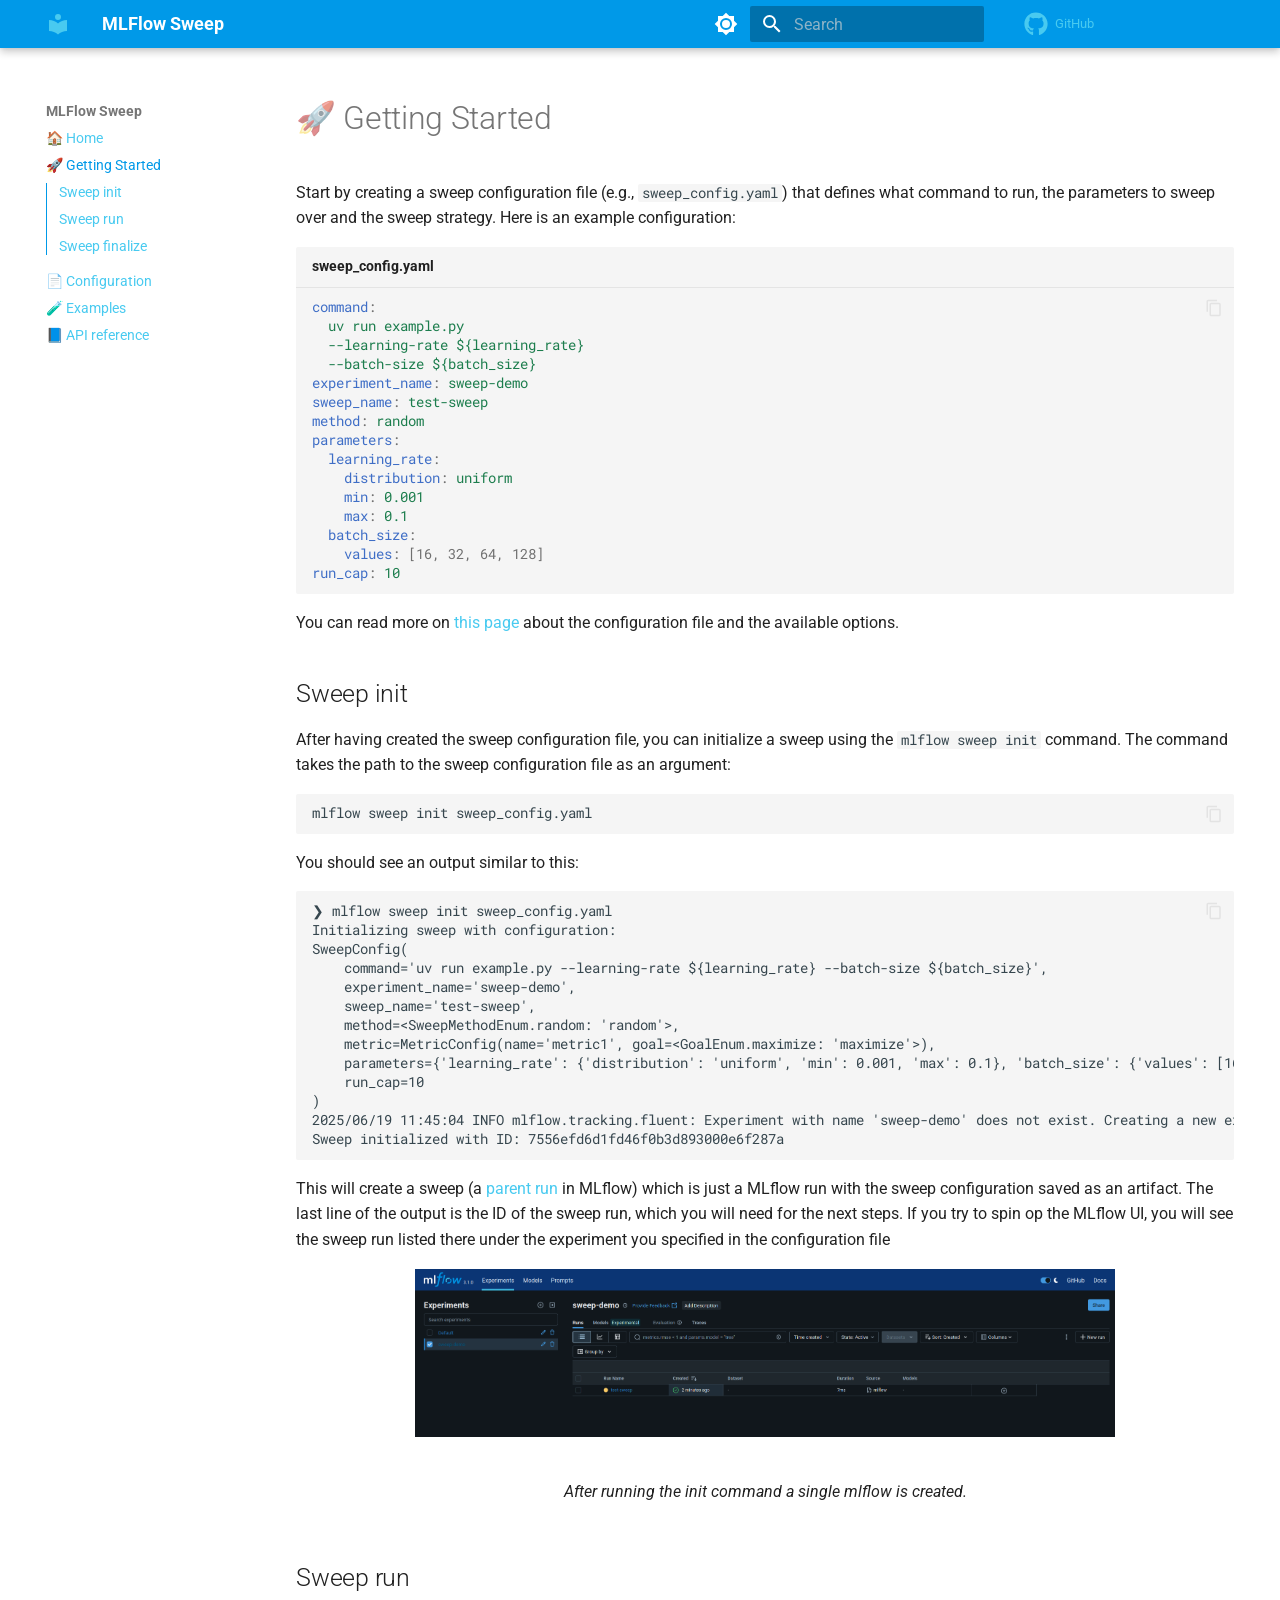
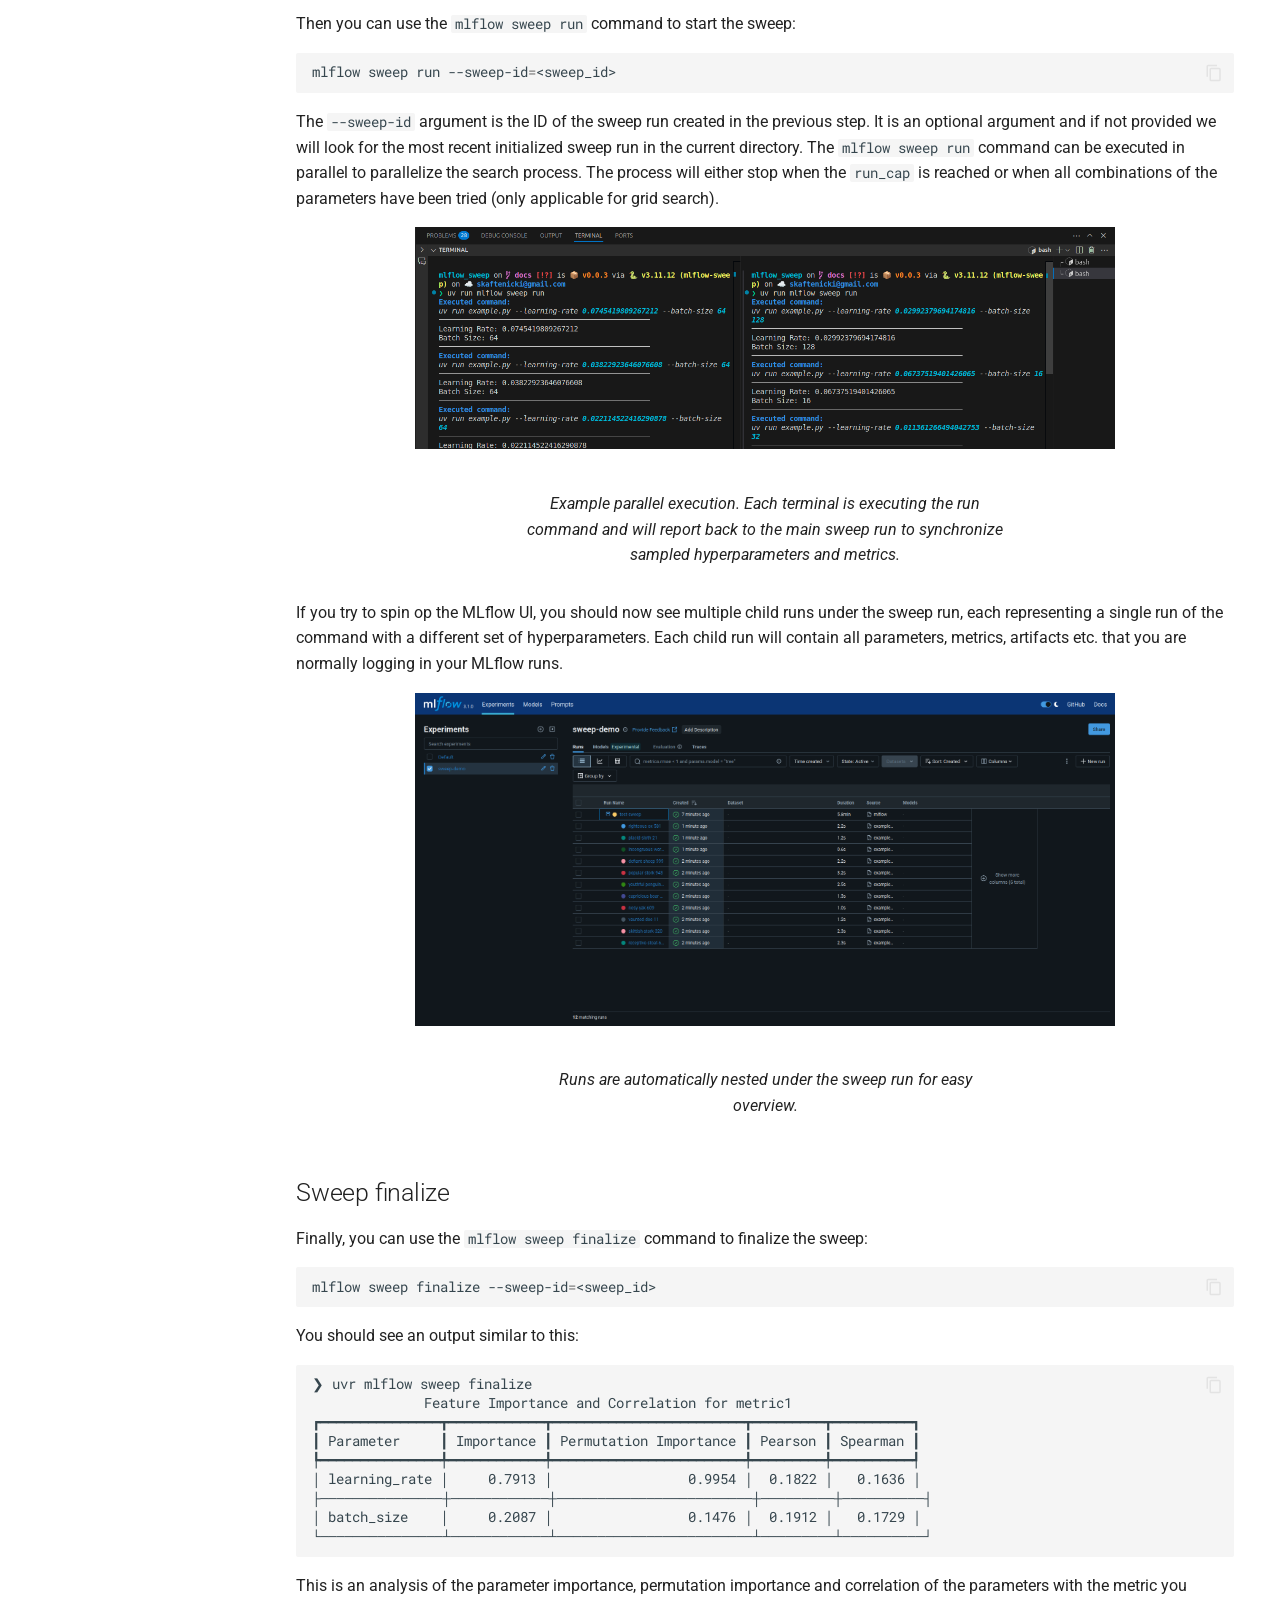
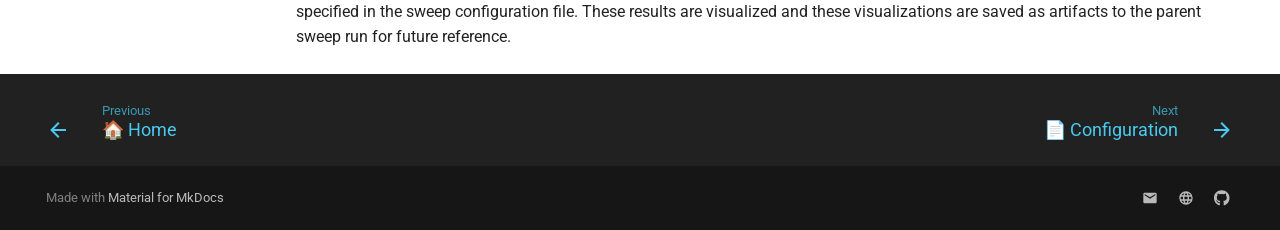
<file: quickstart/index.html>
<!doctype html>
<html lang="en" class="no-js">
  <head>
    
      <meta charset="utf-8">
      <meta name="viewport" content="width=device-width,initial-scale=1">
      
      
      
      
        <link rel="prev" href="..">
      
      
        <link rel="next" href="../configuration/">
      
      
      <link rel="icon" href="../assets/images/favicon.png">
      <meta name="generator" content="mkdocs-1.6.1, mkdocs-material-9.6.14">
    
    
      
        <title>🚀 Getting Started - MLFlow Sweep</title>
      
    
    
      <link rel="stylesheet" href="../assets/stylesheets/main.342714a4.min.css">
      
        
        <link rel="stylesheet" href="../assets/stylesheets/palette.06af60db.min.css">
      
      


    
    
      
    
    
      
        
        
        <link rel="preconnect" href="https://fonts.gstatic.com" crossorigin>
        <link rel="stylesheet" href="https://fonts.googleapis.com/css?family=Roboto:300,300i,400,400i,700,700i%7CRoboto+Mono:400,400i,700,700i&display=fallback">
        <style>:root{--md-text-font:"Roboto";--md-code-font:"Roboto Mono"}</style>
      
    
    
      <link rel="stylesheet" href="../assets/_mkdocstrings.css">
    
      <link rel="stylesheet" href="../stylesheets/extra.css">
    
    <script>__md_scope=new URL("..",location),__md_hash=e=>[...e].reduce(((e,_)=>(e<<5)-e+_.charCodeAt(0)),0),__md_get=(e,_=localStorage,t=__md_scope)=>JSON.parse(_.getItem(t.pathname+"."+e)),__md_set=(e,_,t=localStorage,a=__md_scope)=>{try{t.setItem(a.pathname+"."+e,JSON.stringify(_))}catch(e){}}</script>
    
      

    
    
    
   <link href="../assets/stylesheets/glightbox.min.css" rel="stylesheet"/><style>
    html.glightbox-open { overflow: initial; height: 100%; }
    .gslide-title { margin-top: 0px; user-select: text; }
    .gslide-desc { color: #666; user-select: text; }
    .gslide-image img { background: white; }
    .gscrollbar-fixer { padding-right: 15px; }
    .gdesc-inner { font-size: 0.75rem; }
    body[data-md-color-scheme="slate"] .gdesc-inner { background: var(--md-default-bg-color);}
    body[data-md-color-scheme="slate"] .gslide-title { color: var(--md-default-fg-color);}
    body[data-md-color-scheme="slate"] .gslide-desc { color: var(--md-default-fg-color);}</style> <script src="../assets/javascripts/glightbox.min.js"></script></head>
  
  
    
    
      
    
    
    
    
    <body dir="ltr" data-md-color-scheme="default" data-md-color-primary="custom" data-md-color-accent="indigo">
  
    
    <input class="md-toggle" data-md-toggle="drawer" type="checkbox" id="__drawer" autocomplete="off">
    <input class="md-toggle" data-md-toggle="search" type="checkbox" id="__search" autocomplete="off">
    <label class="md-overlay" for="__drawer"></label>
    <div data-md-component="skip">
      
        
        <a href="#sweep-init" class="md-skip">
          Skip to content
        </a>
      
    </div>
    <div data-md-component="announce">
      
    </div>
    
    
      

  

<header class="md-header md-header--shadow" data-md-component="header">
  <nav class="md-header__inner md-grid" aria-label="Header">
    <a href=".." title="MLFlow Sweep" class="md-header__button md-logo" aria-label="MLFlow Sweep" data-md-component="logo">
      
  
  <svg xmlns="http://www.w3.org/2000/svg" viewBox="0 0 24 24"><path d="M12 8a3 3 0 0 0 3-3 3 3 0 0 0-3-3 3 3 0 0 0-3 3 3 3 0 0 0 3 3m0 3.54C9.64 9.35 6.5 8 3 8v11c3.5 0 6.64 1.35 9 3.54 2.36-2.19 5.5-3.54 9-3.54V8c-3.5 0-6.64 1.35-9 3.54"/></svg>

    </a>
    <label class="md-header__button md-icon" for="__drawer">
      
      <svg xmlns="http://www.w3.org/2000/svg" viewBox="0 0 24 24"><path d="M3 6h18v2H3zm0 5h18v2H3zm0 5h18v2H3z"/></svg>
    </label>
    <div class="md-header__title" data-md-component="header-title">
      <div class="md-header__ellipsis">
        <div class="md-header__topic">
          <span class="md-ellipsis">
            MLFlow Sweep
          </span>
        </div>
        <div class="md-header__topic" data-md-component="header-topic">
          <span class="md-ellipsis">
            
              🚀 Getting Started
            
          </span>
        </div>
      </div>
    </div>
    
      
        <form class="md-header__option" data-md-component="palette">
  
    
    
    
    <input class="md-option" data-md-color-media="" data-md-color-scheme="default" data-md-color-primary="custom" data-md-color-accent="indigo"  aria-label="Switch to dark mode"  type="radio" name="__palette" id="__palette_0">
    
      <label class="md-header__button md-icon" title="Switch to dark mode" for="__palette_1" hidden>
        <svg xmlns="http://www.w3.org/2000/svg" viewBox="0 0 24 24"><path d="M12 8a4 4 0 0 0-4 4 4 4 0 0 0 4 4 4 4 0 0 0 4-4 4 4 0 0 0-4-4m0 10a6 6 0 0 1-6-6 6 6 0 0 1 6-6 6 6 0 0 1 6 6 6 6 0 0 1-6 6m8-9.31V4h-4.69L12 .69 8.69 4H4v4.69L.69 12 4 15.31V20h4.69L12 23.31 15.31 20H20v-4.69L23.31 12z"/></svg>
      </label>
    
  
    
    
    
    <input class="md-option" data-md-color-media="" data-md-color-scheme="slate" data-md-color-primary="custom" data-md-color-accent="indigo"  aria-label="Switch to light mode"  type="radio" name="__palette" id="__palette_1">
    
      <label class="md-header__button md-icon" title="Switch to light mode" for="__palette_0" hidden>
        <svg xmlns="http://www.w3.org/2000/svg" viewBox="0 0 24 24"><path d="M12 18c-.89 0-1.74-.2-2.5-.55C11.56 16.5 13 14.42 13 12s-1.44-4.5-3.5-5.45C10.26 6.2 11.11 6 12 6a6 6 0 0 1 6 6 6 6 0 0 1-6 6m8-9.31V4h-4.69L12 .69 8.69 4H4v4.69L.69 12 4 15.31V20h4.69L12 23.31 15.31 20H20v-4.69L23.31 12z"/></svg>
      </label>
    
  
</form>
      
    
    
      <script>var palette=__md_get("__palette");if(palette&&palette.color){if("(prefers-color-scheme)"===palette.color.media){var media=matchMedia("(prefers-color-scheme: light)"),input=document.querySelector(media.matches?"[data-md-color-media='(prefers-color-scheme: light)']":"[data-md-color-media='(prefers-color-scheme: dark)']");palette.color.media=input.getAttribute("data-md-color-media"),palette.color.scheme=input.getAttribute("data-md-color-scheme"),palette.color.primary=input.getAttribute("data-md-color-primary"),palette.color.accent=input.getAttribute("data-md-color-accent")}for(var[key,value]of Object.entries(palette.color))document.body.setAttribute("data-md-color-"+key,value)}</script>
    
    
    
      
      
        <label class="md-header__button md-icon" for="__search">
          
          <svg xmlns="http://www.w3.org/2000/svg" viewBox="0 0 24 24"><path d="M9.5 3A6.5 6.5 0 0 1 16 9.5c0 1.61-.59 3.09-1.56 4.23l.27.27h.79l5 5-1.5 1.5-5-5v-.79l-.27-.27A6.52 6.52 0 0 1 9.5 16 6.5 6.5 0 0 1 3 9.5 6.5 6.5 0 0 1 9.5 3m0 2C7 5 5 7 5 9.5S7 14 9.5 14 14 12 14 9.5 12 5 9.5 5"/></svg>
        </label>
        <div class="md-search" data-md-component="search" role="dialog">
  <label class="md-search__overlay" for="__search"></label>
  <div class="md-search__inner" role="search">
    <form class="md-search__form" name="search">
      <input type="text" class="md-search__input" name="query" aria-label="Search" placeholder="Search" autocapitalize="off" autocorrect="off" autocomplete="off" spellcheck="false" data-md-component="search-query" required>
      <label class="md-search__icon md-icon" for="__search">
        
        <svg xmlns="http://www.w3.org/2000/svg" viewBox="0 0 24 24"><path d="M9.5 3A6.5 6.5 0 0 1 16 9.5c0 1.61-.59 3.09-1.56 4.23l.27.27h.79l5 5-1.5 1.5-5-5v-.79l-.27-.27A6.52 6.52 0 0 1 9.5 16 6.5 6.5 0 0 1 3 9.5 6.5 6.5 0 0 1 9.5 3m0 2C7 5 5 7 5 9.5S7 14 9.5 14 14 12 14 9.5 12 5 9.5 5"/></svg>
        
        <svg xmlns="http://www.w3.org/2000/svg" viewBox="0 0 24 24"><path d="M20 11v2H8l5.5 5.5-1.42 1.42L4.16 12l7.92-7.92L13.5 5.5 8 11z"/></svg>
      </label>
      <nav class="md-search__options" aria-label="Search">
        
        <button type="reset" class="md-search__icon md-icon" title="Clear" aria-label="Clear" tabindex="-1">
          
          <svg xmlns="http://www.w3.org/2000/svg" viewBox="0 0 24 24"><path d="M19 6.41 17.59 5 12 10.59 6.41 5 5 6.41 10.59 12 5 17.59 6.41 19 12 13.41 17.59 19 19 17.59 13.41 12z"/></svg>
        </button>
      </nav>
      
        <div class="md-search__suggest" data-md-component="search-suggest"></div>
      
    </form>
    <div class="md-search__output">
      <div class="md-search__scrollwrap" tabindex="0" data-md-scrollfix>
        <div class="md-search-result" data-md-component="search-result">
          <div class="md-search-result__meta">
            Initializing search
          </div>
          <ol class="md-search-result__list" role="presentation"></ol>
        </div>
      </div>
    </div>
  </div>
</div>
      
    
    
      <div class="md-header__source">
        <a href="https://github.com/SkafteNicki/mlflow_sweep" title="Go to repository" class="md-source" data-md-component="source">
  <div class="md-source__icon md-icon">
    
    <svg xmlns="http://www.w3.org/2000/svg" viewBox="0 0 496 512"><!--! Font Awesome Free 6.7.2 by @fontawesome - https://fontawesome.com License - https://fontawesome.com/license/free (Icons: CC BY 4.0, Fonts: SIL OFL 1.1, Code: MIT License) Copyright 2024 Fonticons, Inc.--><path d="M165.9 397.4c0 2-2.3 3.6-5.2 3.6-3.3.3-5.6-1.3-5.6-3.6 0-2 2.3-3.6 5.2-3.6 3-.3 5.6 1.3 5.6 3.6m-31.1-4.5c-.7 2 1.3 4.3 4.3 4.9 2.6 1 5.6 0 6.2-2s-1.3-4.3-4.3-5.2c-2.6-.7-5.5.3-6.2 2.3m44.2-1.7c-2.9.7-4.9 2.6-4.6 4.9.3 2 2.9 3.3 5.9 2.6 2.9-.7 4.9-2.6 4.6-4.6-.3-1.9-3-3.2-5.9-2.9M244.8 8C106.1 8 0 113.3 0 252c0 110.9 69.8 205.8 169.5 239.2 12.8 2.3 17.3-5.6 17.3-12.1 0-6.2-.3-40.4-.3-61.4 0 0-70 15-84.7-29.8 0 0-11.4-29.1-27.8-36.6 0 0-22.9-15.7 1.6-15.4 0 0 24.9 2 38.6 25.8 21.9 38.6 58.6 27.5 72.9 20.9 2.3-16 8.8-27.1 16-33.7-55.9-6.2-112.3-14.3-112.3-110.5 0-27.5 7.6-41.3 23.6-58.9-2.6-6.5-11.1-33.3 2.6-67.9 20.9-6.5 69 27 69 27 20-5.6 41.5-8.5 62.8-8.5s42.8 2.9 62.8 8.5c0 0 48.1-33.6 69-27 13.7 34.7 5.2 61.4 2.6 67.9 16 17.7 25.8 31.5 25.8 58.9 0 96.5-58.9 104.2-114.8 110.5 9.2 7.9 17 22.9 17 46.4 0 33.7-.3 75.4-.3 83.6 0 6.5 4.6 14.4 17.3 12.1C428.2 457.8 496 362.9 496 252 496 113.3 383.5 8 244.8 8M97.2 352.9c-1.3 1-1 3.3.7 5.2 1.6 1.6 3.9 2.3 5.2 1 1.3-1 1-3.3-.7-5.2-1.6-1.6-3.9-2.3-5.2-1m-10.8-8.1c-.7 1.3.3 2.9 2.3 3.9 1.6 1 3.6.7 4.3-.7.7-1.3-.3-2.9-2.3-3.9-2-.6-3.6-.3-4.3.7m32.4 35.6c-1.6 1.3-1 4.3 1.3 6.2 2.3 2.3 5.2 2.6 6.5 1 1.3-1.3.7-4.3-1.3-6.2-2.2-2.3-5.2-2.6-6.5-1m-11.4-14.7c-1.6 1-1.6 3.6 0 5.9s4.3 3.3 5.6 2.3c1.6-1.3 1.6-3.9 0-6.2-1.4-2.3-4-3.3-5.6-2"/></svg>
  </div>
  <div class="md-source__repository">
    GitHub
  </div>
</a>
      </div>
    
  </nav>
  
</header>
    
    <div class="md-container" data-md-component="container">
      
      
        
          
        
      
      <main class="md-main" data-md-component="main">
        <div class="md-main__inner md-grid">
          
            
              
              <div class="md-sidebar md-sidebar--primary" data-md-component="sidebar" data-md-type="navigation" >
                <div class="md-sidebar__scrollwrap">
                  <div class="md-sidebar__inner">
                    



  

<nav class="md-nav md-nav--primary md-nav--integrated" aria-label="Navigation" data-md-level="0">
  <label class="md-nav__title" for="__drawer">
    <a href=".." title="MLFlow Sweep" class="md-nav__button md-logo" aria-label="MLFlow Sweep" data-md-component="logo">
      
  
  <svg xmlns="http://www.w3.org/2000/svg" viewBox="0 0 24 24"><path d="M12 8a3 3 0 0 0 3-3 3 3 0 0 0-3-3 3 3 0 0 0-3 3 3 3 0 0 0 3 3m0 3.54C9.64 9.35 6.5 8 3 8v11c3.5 0 6.64 1.35 9 3.54 2.36-2.19 5.5-3.54 9-3.54V8c-3.5 0-6.64 1.35-9 3.54"/></svg>

    </a>
    MLFlow Sweep
  </label>
  
    <div class="md-nav__source">
      <a href="https://github.com/SkafteNicki/mlflow_sweep" title="Go to repository" class="md-source" data-md-component="source">
  <div class="md-source__icon md-icon">
    
    <svg xmlns="http://www.w3.org/2000/svg" viewBox="0 0 496 512"><!--! Font Awesome Free 6.7.2 by @fontawesome - https://fontawesome.com License - https://fontawesome.com/license/free (Icons: CC BY 4.0, Fonts: SIL OFL 1.1, Code: MIT License) Copyright 2024 Fonticons, Inc.--><path d="M165.9 397.4c0 2-2.3 3.6-5.2 3.6-3.3.3-5.6-1.3-5.6-3.6 0-2 2.3-3.6 5.2-3.6 3-.3 5.6 1.3 5.6 3.6m-31.1-4.5c-.7 2 1.3 4.3 4.3 4.9 2.6 1 5.6 0 6.2-2s-1.3-4.3-4.3-5.2c-2.6-.7-5.5.3-6.2 2.3m44.2-1.7c-2.9.7-4.9 2.6-4.6 4.9.3 2 2.9 3.3 5.9 2.6 2.9-.7 4.9-2.6 4.6-4.6-.3-1.9-3-3.2-5.9-2.9M244.8 8C106.1 8 0 113.3 0 252c0 110.9 69.8 205.8 169.5 239.2 12.8 2.3 17.3-5.6 17.3-12.1 0-6.2-.3-40.4-.3-61.4 0 0-70 15-84.7-29.8 0 0-11.4-29.1-27.8-36.6 0 0-22.9-15.7 1.6-15.4 0 0 24.9 2 38.6 25.8 21.9 38.6 58.6 27.5 72.9 20.9 2.3-16 8.8-27.1 16-33.7-55.9-6.2-112.3-14.3-112.3-110.5 0-27.5 7.6-41.3 23.6-58.9-2.6-6.5-11.1-33.3 2.6-67.9 20.9-6.5 69 27 69 27 20-5.6 41.5-8.5 62.8-8.5s42.8 2.9 62.8 8.5c0 0 48.1-33.6 69-27 13.7 34.7 5.2 61.4 2.6 67.9 16 17.7 25.8 31.5 25.8 58.9 0 96.5-58.9 104.2-114.8 110.5 9.2 7.9 17 22.9 17 46.4 0 33.7-.3 75.4-.3 83.6 0 6.5 4.6 14.4 17.3 12.1C428.2 457.8 496 362.9 496 252 496 113.3 383.5 8 244.8 8M97.2 352.9c-1.3 1-1 3.3.7 5.2 1.6 1.6 3.9 2.3 5.2 1 1.3-1 1-3.3-.7-5.2-1.6-1.6-3.9-2.3-5.2-1m-10.8-8.1c-.7 1.3.3 2.9 2.3 3.9 1.6 1 3.6.7 4.3-.7.7-1.3-.3-2.9-2.3-3.9-2-.6-3.6-.3-4.3.7m32.4 35.6c-1.6 1.3-1 4.3 1.3 6.2 2.3 2.3 5.2 2.6 6.5 1 1.3-1.3.7-4.3-1.3-6.2-2.2-2.3-5.2-2.6-6.5-1m-11.4-14.7c-1.6 1-1.6 3.6 0 5.9s4.3 3.3 5.6 2.3c1.6-1.3 1.6-3.9 0-6.2-1.4-2.3-4-3.3-5.6-2"/></svg>
  </div>
  <div class="md-source__repository">
    GitHub
  </div>
</a>
    </div>
  
  <ul class="md-nav__list" data-md-scrollfix>
    
      
      
  
  
  
  
    <li class="md-nav__item">
      <a href=".." class="md-nav__link">
        
  
  
  <span class="md-ellipsis">
    🏠 Home
    
  </span>
  

      </a>
    </li>
  

    
      
      
  
  
    
  
  
  
    <li class="md-nav__item md-nav__item--active">
      
      <input class="md-nav__toggle md-toggle" type="checkbox" id="__toc">
      
      
      
        <label class="md-nav__link md-nav__link--active" for="__toc">
          
  
  
  <span class="md-ellipsis">
    🚀 Getting Started
    
  </span>
  

          <span class="md-nav__icon md-icon"></span>
        </label>
      
      <a href="./" class="md-nav__link md-nav__link--active">
        
  
  
  <span class="md-ellipsis">
    🚀 Getting Started
    
  </span>
  

      </a>
      
        

<nav class="md-nav md-nav--secondary" aria-label="Table of contents">
  
  
  
  
    <label class="md-nav__title" for="__toc">
      <span class="md-nav__icon md-icon"></span>
      Table of contents
    </label>
    <ul class="md-nav__list" data-md-component="toc" data-md-scrollfix>
      
        <li class="md-nav__item">
  <a href="#sweep-init" class="md-nav__link">
    <span class="md-ellipsis">
      Sweep init
    </span>
  </a>
  
</li>
      
        <li class="md-nav__item">
  <a href="#sweep-run" class="md-nav__link">
    <span class="md-ellipsis">
      Sweep run
    </span>
  </a>
  
</li>
      
        <li class="md-nav__item">
  <a href="#sweep-finalize" class="md-nav__link">
    <span class="md-ellipsis">
      Sweep finalize
    </span>
  </a>
  
</li>
      
    </ul>
  
</nav>
      
    </li>
  

    
      
      
  
  
  
  
    <li class="md-nav__item">
      <a href="../configuration/" class="md-nav__link">
        
  
  
  <span class="md-ellipsis">
    📄 Configuration
    
  </span>
  

      </a>
    </li>
  

    
      
      
  
  
  
  
    <li class="md-nav__item">
      <a href="../examples/" class="md-nav__link">
        
  
  
  <span class="md-ellipsis">
    🧪 Examples
    
  </span>
  

      </a>
    </li>
  

    
      
      
  
  
  
  
    <li class="md-nav__item">
      <a href="../api_references/" class="md-nav__link">
        
  
  
  <span class="md-ellipsis">
    📘 API reference
    
  </span>
  

      </a>
    </li>
  

    
  </ul>
</nav>
                  </div>
                </div>
              </div>
            
            
          
          
            <div class="md-content" data-md-component="content">
              <article class="md-content__inner md-typeset">
                
                  


  
  


  <h1>🚀 Getting Started</h1>

<p>Start by creating a sweep configuration file (e.g., <code>sweep_config.yaml</code>) that defines what command to run, the
parameters to sweep over and the sweep strategy. Here is an example configuration:</p>
<div class="language-yaml highlight"><span class="filename">sweep_config.yaml</span><pre><span></span><code><span id="__span-0-1"><a id="__codelineno-0-1" name="__codelineno-0-1" href="#__codelineno-0-1"></a><span class="nt">command</span><span class="p">:</span>
</span><span id="__span-0-2"><a id="__codelineno-0-2" name="__codelineno-0-2" href="#__codelineno-0-2"></a><span class="w">  </span><span class="l l-Scalar l-Scalar-Plain">uv run example.py</span>
</span><span id="__span-0-3"><a id="__codelineno-0-3" name="__codelineno-0-3" href="#__codelineno-0-3"></a><span class="w">  </span><span class="l l-Scalar l-Scalar-Plain">--learning-rate ${learning_rate}</span>
</span><span id="__span-0-4"><a id="__codelineno-0-4" name="__codelineno-0-4" href="#__codelineno-0-4"></a><span class="w">  </span><span class="l l-Scalar l-Scalar-Plain">--batch-size ${batch_size}</span>
</span><span id="__span-0-5"><a id="__codelineno-0-5" name="__codelineno-0-5" href="#__codelineno-0-5"></a><span class="nt">experiment_name</span><span class="p">:</span><span class="w"> </span><span class="l l-Scalar l-Scalar-Plain">sweep-demo</span>
</span><span id="__span-0-6"><a id="__codelineno-0-6" name="__codelineno-0-6" href="#__codelineno-0-6"></a><span class="nt">sweep_name</span><span class="p">:</span><span class="w"> </span><span class="l l-Scalar l-Scalar-Plain">test-sweep</span>
</span><span id="__span-0-7"><a id="__codelineno-0-7" name="__codelineno-0-7" href="#__codelineno-0-7"></a><span class="nt">method</span><span class="p">:</span><span class="w"> </span><span class="l l-Scalar l-Scalar-Plain">random</span>
</span><span id="__span-0-8"><a id="__codelineno-0-8" name="__codelineno-0-8" href="#__codelineno-0-8"></a><span class="nt">parameters</span><span class="p">:</span>
</span><span id="__span-0-9"><a id="__codelineno-0-9" name="__codelineno-0-9" href="#__codelineno-0-9"></a><span class="w">  </span><span class="nt">learning_rate</span><span class="p">:</span>
</span><span id="__span-0-10"><a id="__codelineno-0-10" name="__codelineno-0-10" href="#__codelineno-0-10"></a><span class="w">    </span><span class="nt">distribution</span><span class="p">:</span><span class="w"> </span><span class="l l-Scalar l-Scalar-Plain">uniform</span>
</span><span id="__span-0-11"><a id="__codelineno-0-11" name="__codelineno-0-11" href="#__codelineno-0-11"></a><span class="w">    </span><span class="nt">min</span><span class="p">:</span><span class="w"> </span><span class="l l-Scalar l-Scalar-Plain">0.001</span>
</span><span id="__span-0-12"><a id="__codelineno-0-12" name="__codelineno-0-12" href="#__codelineno-0-12"></a><span class="w">    </span><span class="nt">max</span><span class="p">:</span><span class="w"> </span><span class="l l-Scalar l-Scalar-Plain">0.1</span>
</span><span id="__span-0-13"><a id="__codelineno-0-13" name="__codelineno-0-13" href="#__codelineno-0-13"></a><span class="w">  </span><span class="nt">batch_size</span><span class="p">:</span>
</span><span id="__span-0-14"><a id="__codelineno-0-14" name="__codelineno-0-14" href="#__codelineno-0-14"></a><span class="w">    </span><span class="nt">values</span><span class="p">:</span><span class="w"> </span><span class="p p-Indicator">[</span><span class="nv">16</span><span class="p p-Indicator">,</span><span class="w"> </span><span class="nv">32</span><span class="p p-Indicator">,</span><span class="w"> </span><span class="nv">64</span><span class="p p-Indicator">,</span><span class="w"> </span><span class="nv">128</span><span class="p p-Indicator">]</span>
</span><span id="__span-0-15"><a id="__codelineno-0-15" name="__codelineno-0-15" href="#__codelineno-0-15"></a><span class="nt">run_cap</span><span class="p">:</span><span class="w"> </span><span class="l l-Scalar l-Scalar-Plain">10</span>
</span></code></pre></div>
<p>You can read more on <a href="../configuration/">this page</a> about the configuration file and the available options.</p>
<h2 id="sweep-init">Sweep init</h2>
<p>After having created the sweep configuration file, you can initialize a sweep using the <code>mlflow sweep init</code> command.
The command takes the path to the sweep configuration file as an argument:</p>
<div class="language-bash highlight"><pre><span></span><code><span id="__span-1-1"><a id="__codelineno-1-1" name="__codelineno-1-1" href="#__codelineno-1-1"></a>mlflow<span class="w"> </span>sweep<span class="w"> </span>init<span class="w"> </span>sweep_config.yaml
</span></code></pre></div>
<p>You should see an output similar to this:</p>
<div class="language-text highlight"><pre><span></span><code><span id="__span-2-1"><a id="__codelineno-2-1" name="__codelineno-2-1" href="#__codelineno-2-1"></a>❯ mlflow sweep init sweep_config.yaml
</span><span id="__span-2-2"><a id="__codelineno-2-2" name="__codelineno-2-2" href="#__codelineno-2-2"></a>Initializing sweep with configuration:
</span><span id="__span-2-3"><a id="__codelineno-2-3" name="__codelineno-2-3" href="#__codelineno-2-3"></a>SweepConfig(
</span><span id="__span-2-4"><a id="__codelineno-2-4" name="__codelineno-2-4" href="#__codelineno-2-4"></a>    command=&#39;uv run example.py --learning-rate ${learning_rate} --batch-size ${batch_size}&#39;,
</span><span id="__span-2-5"><a id="__codelineno-2-5" name="__codelineno-2-5" href="#__codelineno-2-5"></a>    experiment_name=&#39;sweep-demo&#39;,
</span><span id="__span-2-6"><a id="__codelineno-2-6" name="__codelineno-2-6" href="#__codelineno-2-6"></a>    sweep_name=&#39;test-sweep&#39;,
</span><span id="__span-2-7"><a id="__codelineno-2-7" name="__codelineno-2-7" href="#__codelineno-2-7"></a>    method=&lt;SweepMethodEnum.random: &#39;random&#39;&gt;,
</span><span id="__span-2-8"><a id="__codelineno-2-8" name="__codelineno-2-8" href="#__codelineno-2-8"></a>    metric=MetricConfig(name=&#39;metric1&#39;, goal=&lt;GoalEnum.maximize: &#39;maximize&#39;&gt;),
</span><span id="__span-2-9"><a id="__codelineno-2-9" name="__codelineno-2-9" href="#__codelineno-2-9"></a>    parameters={&#39;learning_rate&#39;: {&#39;distribution&#39;: &#39;uniform&#39;, &#39;min&#39;: 0.001, &#39;max&#39;: 0.1}, &#39;batch_size&#39;: {&#39;values&#39;: [16, 32, 64, 128]}},
</span><span id="__span-2-10"><a id="__codelineno-2-10" name="__codelineno-2-10" href="#__codelineno-2-10"></a>    run_cap=10
</span><span id="__span-2-11"><a id="__codelineno-2-11" name="__codelineno-2-11" href="#__codelineno-2-11"></a>)
</span><span id="__span-2-12"><a id="__codelineno-2-12" name="__codelineno-2-12" href="#__codelineno-2-12"></a>2025/06/19 11:45:04 INFO mlflow.tracking.fluent: Experiment with name &#39;sweep-demo&#39; does not exist. Creating a new experiment.
</span><span id="__span-2-13"><a id="__codelineno-2-13" name="__codelineno-2-13" href="#__codelineno-2-13"></a>Sweep initialized with ID: 7556efd6d1fd46f0b3d893000e6f287a
</span></code></pre></div>
<p>This will create a sweep (a
<a href="https://mlflow.org/docs/latest/ml/traditional-ml/tutorials/hyperparameter-tuning/part1-child-runs">parent run</a>
in MLflow) which is just a MLflow run with the sweep configuration saved as an artifact. The last line of the output
is the ID of the sweep run, which you will need for the next steps. If you try to spin op the MLflow UI, you will
see the sweep run listed there under the experiment you specified in the configuration file</p>
<figure>
  <a class="glightbox" href="../figures/init.png" data-type="image" data-width="auto" data-height="auto" data-desc-position="bottom"><img alt="Image title" src="../figures/init.png" width="700" /></a>
<br />
<figcaption>After running the init command a single mlflow is created.</figcaption>
</figure>
<h2 id="sweep-run">Sweep run</h2>
<p>Then you can use the <code>mlflow sweep run</code> command to start the sweep:</p>
<div class="language-bash highlight"><pre><span></span><code><span id="__span-3-1"><a id="__codelineno-3-1" name="__codelineno-3-1" href="#__codelineno-3-1"></a>mlflow<span class="w"> </span>sweep<span class="w"> </span>run<span class="w"> </span>--sweep-id<span class="o">=</span>&lt;sweep_id&gt;
</span></code></pre></div>
<p>The <code>--sweep-id</code> argument is the ID of the sweep run created in the previous step. It is an optional argument and if
not provided we will look for the most recent initialized sweep run in the current directory. The <code>mlflow sweep run</code>
command can be executed in parallel to parallelize the search process. The process will either stop when the <code>run_cap</code>
is reached or when all combinations of the parameters have been tried (only applicable for grid search).</p>
<figure>
  <a class="glightbox" href="../figures/parallel.png" data-type="image" data-width="auto" data-height="auto" data-desc-position="bottom"><img alt="Image title" src="../figures/parallel.png" width="700" /></a>
<br />
<figcaption>Example parallel execution. Each terminal is executing the run command and will report back to the main
  sweep run to synchronize sampled hyperparameters and metrics.</figcaption>
</figure>
<p>If you try to spin op the MLflow UI, you should now see multiple child runs under the sweep run, each representing a
single run of the command with a different set of hyperparameters. Each child run will contain all parameters, metrics,
artifacts etc. that you are normally logging in your MLflow runs.</p>
<figure>
  <a class="glightbox" href="../figures/nested.png" data-type="image" data-width="auto" data-height="auto" data-desc-position="bottom"><img alt="Image title" src="../figures/nested.png" width="700" /></a>
<br />
<figcaption>Runs are automatically nested under the sweep run for easy overview.</figcaption>
</figure>
<h2 id="sweep-finalize">Sweep finalize</h2>
<p>Finally, you can use the <code>mlflow sweep finalize</code> command to finalize the sweep:</p>
<div class="language-bash highlight"><pre><span></span><code><span id="__span-4-1"><a id="__codelineno-4-1" name="__codelineno-4-1" href="#__codelineno-4-1"></a>mlflow<span class="w"> </span>sweep<span class="w"> </span>finalize<span class="w"> </span>--sweep-id<span class="o">=</span>&lt;sweep_id&gt;
</span></code></pre></div>
<p>You should see an output similar to this:</p>
<div class="language-text highlight"><pre><span></span><code><span id="__span-5-1"><a id="__codelineno-5-1" name="__codelineno-5-1" href="#__codelineno-5-1"></a>❯ uvr mlflow sweep finalize
</span><span id="__span-5-2"><a id="__codelineno-5-2" name="__codelineno-5-2" href="#__codelineno-5-2"></a>              Feature Importance and Correlation for metric1
</span><span id="__span-5-3"><a id="__codelineno-5-3" name="__codelineno-5-3" href="#__codelineno-5-3"></a>┏━━━━━━━━━━━━━━━┳━━━━━━━━━━━━┳━━━━━━━━━━━━━━━━━━━━━━━━┳━━━━━━━━━┳━━━━━━━━━━┓
</span><span id="__span-5-4"><a id="__codelineno-5-4" name="__codelineno-5-4" href="#__codelineno-5-4"></a>┃ Parameter     ┃ Importance ┃ Permutation Importance ┃ Pearson ┃ Spearman ┃
</span><span id="__span-5-5"><a id="__codelineno-5-5" name="__codelineno-5-5" href="#__codelineno-5-5"></a>┡━━━━━━━━━━━━━━━╇━━━━━━━━━━━━╇━━━━━━━━━━━━━━━━━━━━━━━━╇━━━━━━━━━╇━━━━━━━━━━┩
</span><span id="__span-5-6"><a id="__codelineno-5-6" name="__codelineno-5-6" href="#__codelineno-5-6"></a>│ learning_rate │     0.7913 │                 0.9954 │  0.1822 │   0.1636 │
</span><span id="__span-5-7"><a id="__codelineno-5-7" name="__codelineno-5-7" href="#__codelineno-5-7"></a>├───────────────┼────────────┼────────────────────────┼─────────┼──────────┤
</span><span id="__span-5-8"><a id="__codelineno-5-8" name="__codelineno-5-8" href="#__codelineno-5-8"></a>│ batch_size    │     0.2087 │                 0.1476 │  0.1912 │   0.1729 │
</span><span id="__span-5-9"><a id="__codelineno-5-9" name="__codelineno-5-9" href="#__codelineno-5-9"></a>└───────────────┴────────────┴────────────────────────┴─────────┴──────────┘
</span></code></pre></div>
<p>This is an analysis of the parameter importance, permutation importance and correlation of the parameters with the
metric you specified in the sweep configuration file. These results are visualized and these visualizations are saved as
artifacts to the parent sweep run for future reference.</p>












                
              </article>
            </div>
          
          
<script>var target=document.getElementById(location.hash.slice(1));target&&target.name&&(target.checked=target.name.startsWith("__tabbed_"))</script>
        </div>
        
      </main>
      
        <footer class="md-footer">
  
    
      
      <nav class="md-footer__inner md-grid" aria-label="Footer" >
        
          
          <a href=".." class="md-footer__link md-footer__link--prev" aria-label="Previous: 🏠 Home">
            <div class="md-footer__button md-icon">
              
              <svg xmlns="http://www.w3.org/2000/svg" viewBox="0 0 24 24"><path d="M20 11v2H8l5.5 5.5-1.42 1.42L4.16 12l7.92-7.92L13.5 5.5 8 11z"/></svg>
            </div>
            <div class="md-footer__title">
              <span class="md-footer__direction">
                Previous
              </span>
              <div class="md-ellipsis">
                🏠 Home
              </div>
            </div>
          </a>
        
        
          
          <a href="../configuration/" class="md-footer__link md-footer__link--next" aria-label="Next: 📄 Configuration">
            <div class="md-footer__title">
              <span class="md-footer__direction">
                Next
              </span>
              <div class="md-ellipsis">
                📄 Configuration
              </div>
            </div>
            <div class="md-footer__button md-icon">
              
              <svg xmlns="http://www.w3.org/2000/svg" viewBox="0 0 24 24"><path d="M4 11v2h12l-5.5 5.5 1.42 1.42L19.84 12l-7.92-7.92L10.5 5.5 16 11z"/></svg>
            </div>
          </a>
        
      </nav>
    
  
  <div class="md-footer-meta md-typeset">
    <div class="md-footer-meta__inner md-grid">
      <div class="md-copyright">
  
  
    Made with
    <a href="https://squidfunk.github.io/mkdocs-material/" target="_blank" rel="noopener">
      Material for MkDocs
    </a>
  
</div>
      
        <div class="md-social">
  
    
    
    
    
    <a href="mailto:skaftenicki@gmail.com" target="_blank" rel="noopener" title="" class="md-social__link">
      <svg xmlns="http://www.w3.org/2000/svg" viewBox="0 0 24 24"><path d="m20 8-8 5-8-5V6l8 5 8-5m0-2H4c-1.11 0-2 .89-2 2v12a2 2 0 0 0 2 2h16a2 2 0 0 0 2-2V6a2 2 0 0 0-2-2"/></svg>
    </a>
  
    
    
    
    
      
      
    
    <a href="https://skaftenicki.github.io/" target="_blank" rel="noopener" title="skaftenicki.github.io" class="md-social__link">
      <svg xmlns="http://www.w3.org/2000/svg" viewBox="0 0 24 24"><path d="M16.36 14c.08-.66.14-1.32.14-2s-.06-1.34-.14-2h3.38c.16.64.26 1.31.26 2s-.1 1.36-.26 2m-5.15 5.56c.6-1.11 1.06-2.31 1.38-3.56h2.95a8.03 8.03 0 0 1-4.33 3.56M14.34 14H9.66c-.1-.66-.16-1.32-.16-2s.06-1.35.16-2h4.68c.09.65.16 1.32.16 2s-.07 1.34-.16 2M12 19.96c-.83-1.2-1.5-2.53-1.91-3.96h3.82c-.41 1.43-1.08 2.76-1.91 3.96M8 8H5.08A7.92 7.92 0 0 1 9.4 4.44C8.8 5.55 8.35 6.75 8 8m-2.92 8H8c.35 1.25.8 2.45 1.4 3.56A8 8 0 0 1 5.08 16m-.82-2C4.1 13.36 4 12.69 4 12s.1-1.36.26-2h3.38c-.08.66-.14 1.32-.14 2s.06 1.34.14 2M12 4.03c.83 1.2 1.5 2.54 1.91 3.97h-3.82c.41-1.43 1.08-2.77 1.91-3.97M18.92 8h-2.95a15.7 15.7 0 0 0-1.38-3.56c1.84.63 3.37 1.9 4.33 3.56M12 2C6.47 2 2 6.5 2 12a10 10 0 0 0 10 10 10 10 0 0 0 10-10A10 10 0 0 0 12 2"/></svg>
    </a>
  
    
    
    
    
      
      
    
    <a href="https://github.com/SkafteNicki" target="_blank" rel="noopener" title="github.com" class="md-social__link">
      <svg xmlns="http://www.w3.org/2000/svg" viewBox="0 0 496 512"><!--! Font Awesome Free 6.7.2 by @fontawesome - https://fontawesome.com License - https://fontawesome.com/license/free (Icons: CC BY 4.0, Fonts: SIL OFL 1.1, Code: MIT License) Copyright 2024 Fonticons, Inc.--><path d="M165.9 397.4c0 2-2.3 3.6-5.2 3.6-3.3.3-5.6-1.3-5.6-3.6 0-2 2.3-3.6 5.2-3.6 3-.3 5.6 1.3 5.6 3.6m-31.1-4.5c-.7 2 1.3 4.3 4.3 4.9 2.6 1 5.6 0 6.2-2s-1.3-4.3-4.3-5.2c-2.6-.7-5.5.3-6.2 2.3m44.2-1.7c-2.9.7-4.9 2.6-4.6 4.9.3 2 2.9 3.3 5.9 2.6 2.9-.7 4.9-2.6 4.6-4.6-.3-1.9-3-3.2-5.9-2.9M244.8 8C106.1 8 0 113.3 0 252c0 110.9 69.8 205.8 169.5 239.2 12.8 2.3 17.3-5.6 17.3-12.1 0-6.2-.3-40.4-.3-61.4 0 0-70 15-84.7-29.8 0 0-11.4-29.1-27.8-36.6 0 0-22.9-15.7 1.6-15.4 0 0 24.9 2 38.6 25.8 21.9 38.6 58.6 27.5 72.9 20.9 2.3-16 8.8-27.1 16-33.7-55.9-6.2-112.3-14.3-112.3-110.5 0-27.5 7.6-41.3 23.6-58.9-2.6-6.5-11.1-33.3 2.6-67.9 20.9-6.5 69 27 69 27 20-5.6 41.5-8.5 62.8-8.5s42.8 2.9 62.8 8.5c0 0 48.1-33.6 69-27 13.7 34.7 5.2 61.4 2.6 67.9 16 17.7 25.8 31.5 25.8 58.9 0 96.5-58.9 104.2-114.8 110.5 9.2 7.9 17 22.9 17 46.4 0 33.7-.3 75.4-.3 83.6 0 6.5 4.6 14.4 17.3 12.1C428.2 457.8 496 362.9 496 252 496 113.3 383.5 8 244.8 8M97.2 352.9c-1.3 1-1 3.3.7 5.2 1.6 1.6 3.9 2.3 5.2 1 1.3-1 1-3.3-.7-5.2-1.6-1.6-3.9-2.3-5.2-1m-10.8-8.1c-.7 1.3.3 2.9 2.3 3.9 1.6 1 3.6.7 4.3-.7.7-1.3-.3-2.9-2.3-3.9-2-.6-3.6-.3-4.3.7m32.4 35.6c-1.6 1.3-1 4.3 1.3 6.2 2.3 2.3 5.2 2.6 6.5 1 1.3-1.3.7-4.3-1.3-6.2-2.2-2.3-5.2-2.6-6.5-1m-11.4-14.7c-1.6 1-1.6 3.6 0 5.9s4.3 3.3 5.6 2.3c1.6-1.3 1.6-3.9 0-6.2-1.4-2.3-4-3.3-5.6-2"/></svg>
    </a>
  
</div>
      
    </div>
  </div>
</footer>
      
    </div>
    <div class="md-dialog" data-md-component="dialog">
      <div class="md-dialog__inner md-typeset"></div>
    </div>
    
    
    
      
      <script id="__config" type="application/json">{"base": "..", "features": ["navigation.instant", "navigation.expand", "toc.integrate", "content.code.copy", "content.code.annotate", "navigation.footer", "search.suggest", "search.highlight"], "search": "../assets/javascripts/workers/search.d50fe291.min.js", "tags": null, "translations": {"clipboard.copied": "Copied to clipboard", "clipboard.copy": "Copy to clipboard", "search.result.more.one": "1 more on this page", "search.result.more.other": "# more on this page", "search.result.none": "No matching documents", "search.result.one": "1 matching document", "search.result.other": "# matching documents", "search.result.placeholder": "Type to start searching", "search.result.term.missing": "Missing", "select.version": "Select version"}, "version": null}</script>
    
    
      <script src="../assets/javascripts/bundle.13a4f30d.min.js"></script>
      
    
  <script id="init-glightbox">const lightbox = GLightbox({"touchNavigation": true, "loop": false, "zoomable": true, "draggable": true, "openEffect": "zoom", "closeEffect": "zoom", "slideEffect": "slide"});
document$.subscribe(() => { lightbox.reload() });
</script></body>
</html>
</file>
<file: assets/_mkdocstrings.css>
/* Avoid breaking parameter names, etc. in table cells. */
.doc-contents td code {
  word-break: normal !important;
}

/* No line break before first paragraph of descriptions. */
.doc-md-description,
.doc-md-description>p:first-child {
  display: inline;
}

/* No text transformation from Material for MkDocs for H5 headings. */
.md-typeset h5 .doc-object-name {
  text-transform: none;
}

/* Max width for docstring sections tables. */
.doc .md-typeset__table,
.doc .md-typeset__table table {
  display: table !important;
  width: 100%;
}

.doc .md-typeset__table tr {
  display: table-row;
}

/* Defaults in Spacy table style. */
.doc-param-default {
  float: right;
}

/* Parameter headings must be inline, not blocks. */
.doc-heading-parameter {
  display: inline;
}

/* Default font size for parameter headings. */
.md-typeset .doc-heading-parameter {
  font-size: inherit;
}

/* Prefer space on the right, not the left of parameter permalinks. */
.doc-heading-parameter .headerlink {
  margin-left: 0 !important;
  margin-right: 0.2rem;
}

/* Backward-compatibility: docstring section titles in bold. */
.doc-section-title {
  font-weight: bold;
}

/* Backlinks crumb separator. */
.doc-backlink-crumb {
  display: inline-flex;
  gap: .2rem;
  white-space: nowrap;
  align-items: center;
  vertical-align: middle;
}
.doc-backlink-crumb:not(:first-child)::before {
  background-color: var(--md-default-fg-color--lighter);
  content: "";
  display: inline;
  height: 1rem;
  --md-path-icon: url('data:image/svg+xml;charset=utf-8,<svg xmlns="http://www.w3.org/2000/svg" viewBox="0 0 24 24"><path d="M8.59 16.58 13.17 12 8.59 7.41 10 6l6 6-6 6z"/></svg>');
  -webkit-mask-image: var(--md-path-icon);
  mask-image: var(--md-path-icon);
  width: 1rem;
}
.doc-backlink-crumb.last {
  font-weight: bold;
}

/* Symbols in Navigation and ToC. */
:root, :host,
[data-md-color-scheme="default"] {
  --doc-symbol-parameter-fg-color: #df50af;
  --doc-symbol-attribute-fg-color: #953800;
  --doc-symbol-function-fg-color: #8250df;
  --doc-symbol-method-fg-color: #8250df;
  --doc-symbol-class-fg-color: #0550ae;
  --doc-symbol-module-fg-color: #5cad0f;

  --doc-symbol-parameter-bg-color: #df50af1a;
  --doc-symbol-attribute-bg-color: #9538001a;
  --doc-symbol-function-bg-color: #8250df1a;
  --doc-symbol-method-bg-color: #8250df1a;
  --doc-symbol-class-bg-color: #0550ae1a;
  --doc-symbol-module-bg-color: #5cad0f1a;
}

[data-md-color-scheme="slate"] {
  --doc-symbol-parameter-fg-color: #ffa8cc;
  --doc-symbol-attribute-fg-color: #ffa657;
  --doc-symbol-function-fg-color: #d2a8ff;
  --doc-symbol-method-fg-color: #d2a8ff;
  --doc-symbol-class-fg-color: #79c0ff;
  --doc-symbol-module-fg-color: #baff79;

  --doc-symbol-parameter-bg-color: #ffa8cc1a;
  --doc-symbol-attribute-bg-color: #ffa6571a;
  --doc-symbol-function-bg-color: #d2a8ff1a;
  --doc-symbol-method-bg-color: #d2a8ff1a;
  --doc-symbol-class-bg-color: #79c0ff1a;
  --doc-symbol-module-bg-color: #baff791a;
}

code.doc-symbol {
  border-radius: .1rem;
  font-size: .85em;
  padding: 0 .3em;
  font-weight: bold;
}

code.doc-symbol-parameter,
a code.doc-symbol-parameter {
  color: var(--doc-symbol-parameter-fg-color);
  background-color: var(--doc-symbol-parameter-bg-color);
}

code.doc-symbol-parameter::after {
  content: "param";
}

code.doc-symbol-attribute,
a code.doc-symbol-attribute {
  color: var(--doc-symbol-attribute-fg-color);
  background-color: var(--doc-symbol-attribute-bg-color);
}

code.doc-symbol-attribute::after {
  content: "attr";
}

code.doc-symbol-function,
a code.doc-symbol-function {
  color: var(--doc-symbol-function-fg-color);
  background-color: var(--doc-symbol-function-bg-color);
}

code.doc-symbol-function::after {
  content: "func";
}

code.doc-symbol-method,
a code.doc-symbol-method {
  color: var(--doc-symbol-method-fg-color);
  background-color: var(--doc-symbol-method-bg-color);
}

code.doc-symbol-method::after {
  content: "meth";
}

code.doc-symbol-class,
a code.doc-symbol-class {
  color: var(--doc-symbol-class-fg-color);
  background-color: var(--doc-symbol-class-bg-color);
}

code.doc-symbol-class::after {
  content: "class";
}

code.doc-symbol-module,
a code.doc-symbol-module {
  color: var(--doc-symbol-module-fg-color);
  background-color: var(--doc-symbol-module-bg-color);
}

code.doc-symbol-module::after {
  content: "mod";
}

.doc-signature .autorefs {
  color: inherit;
  border-bottom: 1px dotted currentcolor;
}
</file>
<file: stylesheets/extra.css>
:root {
  --md-primary-fg-color:        #0099e8;
  --md-primary-fg-color--light: #0099e8;
  --md-primary-fg-color--dark:  #0099e8;

  --dark-color: #48caf0;
  --light-color: #48caf0;
}

a:link {
  color: light-dark(var(--light-color), var(--dark-color));
}

a:visited {
  color: light-dark(var(--light-color), var(--dark-color));
}

a:hover {
  color: light-dark(var(--light-color), var(--dark-color));
}

a:active {
  color: light-dark(var(--light-color), var(--dark-color));
}
</file>
<file: assets/stylesheets/main.342714a4.min.css>
@charset "UTF-8";html{-webkit-text-size-adjust:none;-moz-text-size-adjust:none;text-size-adjust:none;box-sizing:border-box}*,:after,:before{box-sizing:inherit}@media (prefers-reduced-motion){*,:after,:before{transition:none!important}}body{margin:0}a,button,input,label{-webkit-tap-highlight-color:transparent}a{color:inherit;text-decoration:none}hr{border:0;box-sizing:initial;display:block;height:.05rem;overflow:visible;padding:0}small{font-size:80%}sub,sup{line-height:1em}img{border-style:none}table{border-collapse:initial;border-spacing:0}td,th{font-weight:400;vertical-align:top}button{background:#0000;border:0;font-family:inherit;font-size:inherit;margin:0;padding:0}input{border:0;outline:none}:root{--md-primary-fg-color:#4051b5;--md-primary-fg-color--light:#5d6cc0;--md-primary-fg-color--dark:#303fa1;--md-primary-bg-color:#fff;--md-primary-bg-color--light:#ffffffb3;--md-accent-fg-color:#526cfe;--md-accent-fg-color--transparent:#526cfe1a;--md-accent-bg-color:#fff;--md-accent-bg-color--light:#ffffffb3}[data-md-color-scheme=default]{color-scheme:light}[data-md-color-scheme=default] img[src$="#gh-dark-mode-only"],[data-md-color-scheme=default] img[src$="#only-dark"]{display:none}:root,[data-md-color-scheme=default]{--md-hue:225deg;--md-default-fg-color:#000000de;--md-default-fg-color--light:#0000008a;--md-default-fg-color--lighter:#00000052;--md-default-fg-color--lightest:#00000012;--md-default-bg-color:#fff;--md-default-bg-color--light:#ffffffb3;--md-default-bg-color--lighter:#ffffff4d;--md-default-bg-color--lightest:#ffffff1f;--md-code-fg-color:#36464e;--md-code-bg-color:#f5f5f5;--md-code-hl-color:#4287ff;--md-code-hl-color--light:#4287ff1a;--md-code-hl-number-color:#d52a2a;--md-code-hl-special-color:#db1457;--md-code-hl-function-color:#a846b9;--md-code-hl-constant-color:#6e59d9;--md-code-hl-keyword-color:#3f6ec6;--md-code-hl-string-color:#1c7d4d;--md-code-hl-name-color:var(--md-code-fg-color);--md-code-hl-operator-color:var(--md-default-fg-color--light);--md-code-hl-punctuation-color:var(--md-default-fg-color--light);--md-code-hl-comment-color:var(--md-default-fg-color--light);--md-code-hl-generic-color:var(--md-default-fg-color--light);--md-code-hl-variable-color:var(--md-default-fg-color--light);--md-typeset-color:var(--md-default-fg-color);--md-typeset-a-color:var(--md-primary-fg-color);--md-typeset-del-color:#f5503d26;--md-typeset-ins-color:#0bd57026;--md-typeset-kbd-color:#fafafa;--md-typeset-kbd-accent-color:#fff;--md-typeset-kbd-border-color:#b8b8b8;--md-typeset-mark-color:#ffff0080;--md-typeset-table-color:#0000001f;--md-typeset-table-color--light:rgba(0,0,0,.035);--md-admonition-fg-color:var(--md-default-fg-color);--md-admonition-bg-color:var(--md-default-bg-color);--md-warning-fg-color:#000000de;--md-warning-bg-color:#ff9;--md-footer-fg-color:#fff;--md-footer-fg-color--light:#ffffffb3;--md-footer-fg-color--lighter:#ffffff73;--md-footer-bg-color:#000000de;--md-footer-bg-color--dark:#00000052;--md-shadow-z1:0 0.2rem 0.5rem #0000000d,0 0 0.05rem #0000001a;--md-shadow-z2:0 0.2rem 0.5rem #0000001a,0 0 0.05rem #00000040;--md-shadow-z3:0 0.2rem 0.5rem #0003,0 0 0.05rem #00000059}.md-icon svg{fill:currentcolor;display:block;height:1.2rem;width:1.2rem}body{-webkit-font-smoothing:antialiased;-moz-osx-font-smoothing:grayscale;--md-text-font-family:var(--md-text-font,_),-apple-system,BlinkMacSystemFont,Helvetica,Arial,sans-serif;--md-code-font-family:var(--md-code-font,_),SFMono-Regular,Consolas,Menlo,monospace}aside,body,input{font-feature-settings:"kern","liga";color:var(--md-typeset-color);font-family:var(--md-text-font-family)}code,kbd,pre{font-feature-settings:"kern";font-family:var(--md-code-font-family)}:root{--md-typeset-table-sort-icon:url('data:image/svg+xml;charset=utf-8,<svg xmlns="http://www.w3.org/2000/svg" viewBox="0 0 24 24"><path d="m18 21-4-4h3V7h-3l4-4 4 4h-3v10h3M2 19v-2h10v2M2 13v-2h7v2M2 7V5h4v2z"/></svg>');--md-typeset-table-sort-icon--asc:url('data:image/svg+xml;charset=utf-8,<svg xmlns="http://www.w3.org/2000/svg" viewBox="0 0 24 24"><path d="M19 17h3l-4 4-4-4h3V3h2M2 17h10v2H2M6 5v2H2V5m0 6h7v2H2z"/></svg>');--md-typeset-table-sort-icon--desc:url('data:image/svg+xml;charset=utf-8,<svg xmlns="http://www.w3.org/2000/svg" viewBox="0 0 24 24"><path d="M19 7h3l-4-4-4 4h3v14h2M2 17h10v2H2M6 5v2H2V5m0 6h7v2H2z"/></svg>')}.md-typeset{-webkit-print-color-adjust:exact;color-adjust:exact;font-size:.8rem;line-height:1.6;overflow-wrap:break-word}@media print{.md-typeset{font-size:.68rem}}.md-typeset blockquote,.md-typeset dl,.md-typeset figure,.md-typeset ol,.md-typeset pre,.md-typeset ul{margin-bottom:1em;margin-top:1em}.md-typeset h1{color:var(--md-default-fg-color--light);font-size:2em;line-height:1.3;margin:0 0 1.25em}.md-typeset h1,.md-typeset h2{font-weight:300;letter-spacing:-.01em}.md-typeset h2{font-size:1.5625em;line-height:1.4;margin:1.6em 0 .64em}.md-typeset h3{font-size:1.25em;font-weight:400;letter-spacing:-.01em;line-height:1.5;margin:1.6em 0 .8em}.md-typeset h2+h3{margin-top:.8em}.md-typeset h4{font-weight:700;letter-spacing:-.01em;margin:1em 0}.md-typeset h5,.md-typeset h6{color:var(--md-default-fg-color--light);font-size:.8em;font-weight:700;letter-spacing:-.01em;margin:1.25em 0}.md-typeset h5{text-transform:uppercase}.md-typeset h5 code{text-transform:none}.md-typeset hr{border-bottom:.05rem solid var(--md-default-fg-color--lightest);display:flow-root;margin:1.5em 0}.md-typeset a{color:var(--md-typeset-a-color);word-break:break-word}.md-typeset a,.md-typeset a:before{transition:color 125ms}.md-typeset a:focus,.md-typeset a:hover{color:var(--md-accent-fg-color)}.md-typeset a:focus code,.md-typeset a:hover code{background-color:var(--md-accent-fg-color--transparent)}.md-typeset a code{color:currentcolor;transition:background-color 125ms}.md-typeset a.focus-visible{outline-color:var(--md-accent-fg-color);outline-offset:.2rem}.md-typeset code,.md-typeset kbd,.md-typeset pre{color:var(--md-code-fg-color);direction:ltr;font-variant-ligatures:none}@media print{.md-typeset code,.md-typeset kbd,.md-typeset pre{white-space:pre-wrap}}.md-typeset code{background-color:var(--md-code-bg-color);border-radius:.1rem;-webkit-box-decoration-break:clone;box-decoration-break:clone;font-size:.85em;padding:0 .2941176471em;word-break:break-word}.md-typeset code:not(.focus-visible){-webkit-tap-highlight-color:transparent;outline:none}.md-typeset pre{display:flow-root;line-height:1.4;position:relative}.md-typeset pre>code{-webkit-box-decoration-break:slice;box-decoration-break:slice;box-shadow:none;display:block;margin:0;outline-color:var(--md-accent-fg-color);overflow:auto;padding:.7720588235em 1.1764705882em;scrollbar-color:var(--md-default-fg-color--lighter) #0000;scrollbar-width:thin;touch-action:auto;word-break:normal}.md-typeset pre>code:hover{scrollbar-color:var(--md-accent-fg-color) #0000}.md-typeset pre>code::-webkit-scrollbar{height:.2rem;width:.2rem}.md-typeset pre>code::-webkit-scrollbar-thumb{background-color:var(--md-default-fg-color--lighter)}.md-typeset pre>code::-webkit-scrollbar-thumb:hover{background-color:var(--md-accent-fg-color)}.md-typeset kbd{background-color:var(--md-typeset-kbd-color);border-radius:.1rem;box-shadow:0 .1rem 0 .05rem var(--md-typeset-kbd-border-color),0 .1rem 0 var(--md-typeset-kbd-border-color),0 -.1rem .2rem var(--md-typeset-kbd-accent-color) inset;color:var(--md-default-fg-color);display:inline-block;font-size:.75em;padding:0 .6666666667em;vertical-align:text-top;word-break:break-word}.md-typeset mark{background-color:var(--md-typeset-mark-color);-webkit-box-decoration-break:clone;box-decoration-break:clone;color:inherit;word-break:break-word}.md-typeset abbr{border-bottom:.05rem dotted var(--md-default-fg-color--light);cursor:help;text-decoration:none}.md-typeset small{opacity:.75}[dir=ltr] .md-typeset sub,[dir=ltr] .md-typeset sup{margin-left:.078125em}[dir=rtl] .md-typeset sub,[dir=rtl] .md-typeset sup{margin-right:.078125em}[dir=ltr] .md-typeset blockquote{padding-left:.6rem}[dir=rtl] .md-typeset blockquote{padding-right:.6rem}[dir=ltr] .md-typeset blockquote{border-left:.2rem solid var(--md-default-fg-color--lighter)}[dir=rtl] .md-typeset blockquote{border-right:.2rem solid var(--md-default-fg-color--lighter)}.md-typeset blockquote{color:var(--md-default-fg-color--light);margin-left:0;margin-right:0}.md-typeset ul{list-style-type:disc}.md-typeset ul[type]{list-style-type:revert-layer}[dir=ltr] .md-typeset ol,[dir=ltr] .md-typeset ul{margin-left:.625em}[dir=rtl] .md-typeset ol,[dir=rtl] .md-typeset ul{margin-right:.625em}.md-typeset ol,.md-typeset ul{padding:0}.md-typeset ol:not([hidden]),.md-typeset ul:not([hidden]){display:flow-root}.md-typeset ol ol,.md-typeset ul ol{list-style-type:lower-alpha}.md-typeset ol ol ol,.md-typeset ul ol ol{list-style-type:lower-roman}.md-typeset ol ol ol ol,.md-typeset ul ol ol ol{list-style-type:upper-alpha}.md-typeset ol ol ol ol ol,.md-typeset ul ol ol ol ol{list-style-type:upper-roman}.md-typeset ol[type],.md-typeset ul[type]{list-style-type:revert-layer}[dir=ltr] .md-typeset ol li,[dir=ltr] .md-typeset ul li{margin-left:1.25em}[dir=rtl] .md-typeset ol li,[dir=rtl] .md-typeset ul li{margin-right:1.25em}.md-typeset ol li,.md-typeset ul li{margin-bottom:.5em}.md-typeset ol li blockquote,.md-typeset ol li p,.md-typeset ul li blockquote,.md-typeset ul li p{margin:.5em 0}.md-typeset ol li:last-child,.md-typeset ul li:last-child{margin-bottom:0}[dir=ltr] .md-typeset ol li ol,[dir=ltr] .md-typeset ol li ul,[dir=ltr] .md-typeset ul li ol,[dir=ltr] .md-typeset ul li ul{margin-left:.625em}[dir=rtl] .md-typeset ol li ol,[dir=rtl] .md-typeset ol li ul,[dir=rtl] .md-typeset ul li ol,[dir=rtl] .md-typeset ul li ul{margin-right:.625em}.md-typeset ol li ol,.md-typeset ol li ul,.md-typeset ul li ol,.md-typeset ul li ul{margin-bottom:.5em;margin-top:.5em}[dir=ltr] .md-typeset dd{margin-left:1.875em}[dir=rtl] .md-typeset dd{margin-right:1.875em}.md-typeset dd{margin-bottom:1.5em;margin-top:1em}.md-typeset img,.md-typeset svg,.md-typeset video{height:auto;max-width:100%}.md-typeset img[align=left]{margin:1em 1em 1em 0}.md-typeset img[align=right]{margin:1em 0 1em 1em}.md-typeset img[align]:only-child{margin-top:0}.md-typeset figure{display:flow-root;margin:1em auto;max-width:100%;text-align:center;width:-moz-fit-content;width:fit-content}.md-typeset figure img{display:block;margin:0 auto}.md-typeset figcaption{font-style:italic;margin:1em auto;max-width:24rem}.md-typeset iframe{max-width:100%}.md-typeset table:not([class]){background-color:var(--md-default-bg-color);border:.05rem solid var(--md-typeset-table-color);border-radius:.1rem;display:inline-block;font-size:.64rem;max-width:100%;overflow:auto;touch-action:auto}@media print{.md-typeset table:not([class]){display:table}}.md-typeset table:not([class])+*{margin-top:1.5em}.md-typeset table:not([class]) td>:first-child,.md-typeset table:not([class]) th>:first-child{margin-top:0}.md-typeset table:not([class]) td>:last-child,.md-typeset table:not([class]) th>:last-child{margin-bottom:0}.md-typeset table:not([class]) td:not([align]),.md-typeset table:not([class]) th:not([align]){text-align:left}[dir=rtl] .md-typeset table:not([class]) td:not([align]),[dir=rtl] .md-typeset table:not([class]) th:not([align]){text-align:right}.md-typeset table:not([class]) th{font-weight:700;min-width:5rem;padding:.9375em 1.25em;vertical-align:top}.md-typeset table:not([class]) td{border-top:.05rem solid var(--md-typeset-table-color);padding:.9375em 1.25em;vertical-align:top}.md-typeset table:not([class]) tbody tr{transition:background-color 125ms}.md-typeset table:not([class]) tbody tr:hover{background-color:var(--md-typeset-table-color--light);box-shadow:0 .05rem 0 var(--md-default-bg-color) inset}.md-typeset table:not([class]) a{word-break:normal}.md-typeset table th[role=columnheader]{cursor:pointer}[dir=ltr] .md-typeset table th[role=columnheader]:after{margin-left:.5em}[dir=rtl] .md-typeset table th[role=columnheader]:after{margin-right:.5em}.md-typeset table th[role=columnheader]:after{content:"";display:inline-block;height:1.2em;-webkit-mask-image:var(--md-typeset-table-sort-icon);mask-image:var(--md-typeset-table-sort-icon);-webkit-mask-repeat:no-repeat;mask-repeat:no-repeat;-webkit-mask-size:contain;mask-size:contain;transition:background-color 125ms;vertical-align:text-bottom;width:1.2em}.md-typeset table th[role=columnheader]:hover:after{background-color:var(--md-default-fg-color--lighter)}.md-typeset table th[role=columnheader][aria-sort=ascending]:after{background-color:var(--md-default-fg-color--light);-webkit-mask-image:var(--md-typeset-table-sort-icon--asc);mask-image:var(--md-typeset-table-sort-icon--asc)}.md-typeset table th[role=columnheader][aria-sort=descending]:after{background-color:var(--md-default-fg-color--light);-webkit-mask-image:var(--md-typeset-table-sort-icon--desc);mask-image:var(--md-typeset-table-sort-icon--desc)}.md-typeset__scrollwrap{margin:1em -.8rem;overflow-x:auto;touch-action:auto}.md-typeset__table{display:inline-block;margin-bottom:.5em;padding:0 .8rem}@media print{.md-typeset__table{display:block}}html .md-typeset__table table{display:table;margin:0;overflow:hidden;width:100%}@media screen and (max-width:44.984375em){.md-content__inner>pre{margin:1em -.8rem}.md-content__inner>pre code{border-radius:0}}.md-typeset .md-author{border-radius:100%;display:block;flex-shrink:0;height:1.6rem;overflow:hidden;position:relative;transition:color 125ms,transform 125ms;width:1.6rem}.md-typeset .md-author img{display:block}.md-typeset .md-author--more{background:var(--md-default-fg-color--lightest);color:var(--md-default-fg-color--lighter);font-size:.6rem;font-weight:700;line-height:1.6rem;text-align:center}.md-typeset .md-author--long{height:2.4rem;width:2.4rem}.md-typeset a.md-author{transform:scale(1)}.md-typeset a.md-author img{border-radius:100%;filter:grayscale(100%) opacity(75%);transition:filter 125ms}.md-typeset a.md-author:focus,.md-typeset a.md-author:hover{transform:scale(1.1);z-index:1}.md-typeset a.md-author:focus img,.md-typeset a.md-author:hover img{filter:grayscale(0)}.md-banner{background-color:var(--md-footer-bg-color);color:var(--md-footer-fg-color);overflow:auto}@media print{.md-banner{display:none}}.md-banner--warning{background-color:var(--md-warning-bg-color);color:var(--md-warning-fg-color)}.md-banner__inner{font-size:.7rem;margin:.6rem auto;padding:0 .8rem}[dir=ltr] .md-banner__button{float:right}[dir=rtl] .md-banner__button{float:left}.md-banner__button{color:inherit;cursor:pointer;transition:opacity .25s}.no-js .md-banner__button{display:none}.md-banner__button:hover{opacity:.7}html{font-size:125%;height:100%;overflow-x:hidden}@media screen and (min-width:100em){html{font-size:137.5%}}@media screen and (min-width:125em){html{font-size:150%}}body{background-color:var(--md-default-bg-color);display:flex;flex-direction:column;font-size:.5rem;min-height:100%;position:relative;width:100%}@media print{body{display:block}}@media screen and (max-width:59.984375em){body[data-md-scrolllock]{position:fixed}}.md-grid{margin-left:auto;margin-right:auto;max-width:61rem}.md-container{display:flex;flex-direction:column;flex-grow:1}@media print{.md-container{display:block}}.md-main{flex-grow:1}.md-main__inner{display:flex;height:100%;margin-top:1.5rem}.md-ellipsis{overflow:hidden;text-overflow:ellipsis}.md-toggle{display:none}.md-option{height:0;opacity:0;position:absolute;width:0}.md-option:checked+label:not([hidden]){display:block}.md-option.focus-visible+label{outline-color:var(--md-accent-fg-color);outline-style:auto}.md-skip{background-color:var(--md-default-fg-color);border-radius:.1rem;color:var(--md-default-bg-color);font-size:.64rem;margin:.5rem;opacity:0;outline-color:var(--md-accent-fg-color);padding:.3rem .5rem;position:fixed;transform:translateY(.4rem);z-index:-1}.md-skip:focus{opacity:1;transform:translateY(0);transition:transform .25s cubic-bezier(.4,0,.2,1),opacity 175ms 75ms;z-index:10}@page{margin:25mm}:root{--md-clipboard-icon:url('data:image/svg+xml;charset=utf-8,<svg xmlns="http://www.w3.org/2000/svg" viewBox="0 0 24 24"><path d="M19 21H8V7h11m0-2H8a2 2 0 0 0-2 2v14a2 2 0 0 0 2 2h11a2 2 0 0 0 2-2V7a2 2 0 0 0-2-2m-3-4H4a2 2 0 0 0-2 2v14h2V3h12z"/></svg>')}.md-clipboard{border-radius:.1rem;color:var(--md-default-fg-color--lightest);cursor:pointer;height:1.5em;outline-color:var(--md-accent-fg-color);outline-offset:.1rem;position:absolute;right:.5em;top:.5em;transition:color .25s;width:1.5em;z-index:1}@media print{.md-clipboard{display:none}}.md-clipboard:not(.focus-visible){-webkit-tap-highlight-color:transparent;outline:none}:hover>.md-clipboard{color:var(--md-default-fg-color--light)}.md-clipboard:focus,.md-clipboard:hover{color:var(--md-accent-fg-color)}.md-clipboard:after{background-color:currentcolor;content:"";display:block;height:1.125em;margin:0 auto;-webkit-mask-image:var(--md-clipboard-icon);mask-image:var(--md-clipboard-icon);-webkit-mask-position:center;mask-position:center;-webkit-mask-repeat:no-repeat;mask-repeat:no-repeat;-webkit-mask-size:contain;mask-size:contain;width:1.125em}.md-clipboard--inline{cursor:pointer}.md-clipboard--inline code{transition:color .25s,background-color .25s}.md-clipboard--inline:focus code,.md-clipboard--inline:hover code{background-color:var(--md-accent-fg-color--transparent);color:var(--md-accent-fg-color)}.md-typeset .md-code__content{display:grid}@keyframes consent{0%{opacity:0;transform:translateY(100%)}to{opacity:1;transform:translateY(0)}}@keyframes overlay{0%{opacity:0}to{opacity:1}}.md-consent__overlay{animation:overlay .25s both;-webkit-backdrop-filter:blur(.1rem);backdrop-filter:blur(.1rem);background-color:#0000008a;height:100%;opacity:1;position:fixed;top:0;width:100%;z-index:5}.md-consent__inner{animation:consent .5s cubic-bezier(.1,.7,.1,1) both;background-color:var(--md-default-bg-color);border:0;border-radius:.1rem;bottom:0;box-shadow:0 0 .2rem #0000001a,0 .2rem .4rem #0003;max-height:100%;overflow:auto;padding:0;position:fixed;width:100%;z-index:5}.md-consent__form{padding:.8rem}.md-consent__settings{display:none;margin:1em 0}input:checked+.md-consent__settings{display:block}.md-consent__controls{margin-bottom:.8rem}.md-typeset .md-consent__controls .md-button{display:inline}@media screen and (max-width:44.984375em){.md-typeset .md-consent__controls .md-button{display:block;margin-top:.4rem;text-align:center;width:100%}}.md-consent label{cursor:pointer}.md-content{flex-grow:1;min-width:0}.md-content__inner{margin:0 .8rem 1.2rem;padding-top:.6rem}@media screen and (min-width:76.25em){[dir=ltr] .md-sidebar--primary:not([hidden])~.md-content>.md-content__inner{margin-left:1.2rem}[dir=ltr] .md-sidebar--secondary:not([hidden])~.md-content>.md-content__inner,[dir=rtl] .md-sidebar--primary:not([hidden])~.md-content>.md-content__inner{margin-right:1.2rem}[dir=rtl] .md-sidebar--secondary:not([hidden])~.md-content>.md-content__inner{margin-left:1.2rem}}.md-content__inner:before{content:"";display:block;height:.4rem}.md-content__inner>:last-child{margin-bottom:0}[dir=ltr] .md-content__button{float:right}[dir=rtl] .md-content__button{float:left}[dir=ltr] .md-content__button{margin-left:.4rem}[dir=rtl] .md-content__button{margin-right:.4rem}.md-content__button{margin:.4rem 0;padding:0}@media print{.md-content__button{display:none}}.md-typeset .md-content__button{color:var(--md-default-fg-color--lighter)}.md-content__button svg{display:inline;vertical-align:top}[dir=rtl] .md-content__button svg{transform:scaleX(-1)}[dir=ltr] .md-dialog{right:.8rem}[dir=rtl] .md-dialog{left:.8rem}.md-dialog{background-color:var(--md-default-fg-color);border-radius:.1rem;bottom:.8rem;box-shadow:var(--md-shadow-z3);min-width:11.1rem;opacity:0;padding:.4rem .6rem;pointer-events:none;position:fixed;transform:translateY(100%);transition:transform 0ms .4s,opacity .4s;z-index:4}@media print{.md-dialog{display:none}}.md-dialog--active{opacity:1;pointer-events:auto;transform:translateY(0);transition:transform .4s cubic-bezier(.075,.85,.175,1),opacity .4s}.md-dialog__inner{color:var(--md-default-bg-color);font-size:.7rem}.md-feedback{margin:2em 0 1em;text-align:center}.md-feedback fieldset{border:none;margin:0;padding:0}.md-feedback__title{font-weight:700;margin:1em auto}.md-feedback__inner{position:relative}.md-feedback__list{display:flex;flex-wrap:wrap;place-content:baseline center;position:relative}.md-feedback__list:hover .md-icon:not(:disabled){color:var(--md-default-fg-color--lighter)}:disabled .md-feedback__list{min-height:1.8rem}.md-feedback__icon{color:var(--md-default-fg-color--light);cursor:pointer;flex-shrink:0;margin:0 .1rem;transition:color 125ms}.md-feedback__icon:not(:disabled).md-icon:hover{color:var(--md-accent-fg-color)}.md-feedback__icon:disabled{color:var(--md-default-fg-color--lightest);pointer-events:none}.md-feedback__note{opacity:0;position:relative;transform:translateY(.4rem);transition:transform .4s cubic-bezier(.1,.7,.1,1),opacity .15s}.md-feedback__note>*{margin:0 auto;max-width:16rem}:disabled .md-feedback__note{opacity:1;transform:translateY(0)}@media print{.md-feedback{display:none}}.md-footer{background-color:var(--md-footer-bg-color);color:var(--md-footer-fg-color)}@media print{.md-footer{display:none}}.md-footer__inner{justify-content:space-between;overflow:auto;padding:.2rem}.md-footer__inner:not([hidden]){display:flex}.md-footer__link{align-items:end;display:flex;flex-grow:0.01;margin-bottom:.4rem;margin-top:1rem;max-width:100%;outline-color:var(--md-accent-fg-color);overflow:hidden;transition:opacity .25s}.md-footer__link:focus,.md-footer__link:hover{opacity:.7}[dir=rtl] .md-footer__link svg{transform:scaleX(-1)}@media screen and (max-width:44.984375em){.md-footer__link--prev{flex-shrink:0}.md-footer__link--prev .md-footer__title{display:none}}[dir=ltr] .md-footer__link--next{margin-left:auto}[dir=rtl] .md-footer__link--next{margin-right:auto}.md-footer__link--next{text-align:right}[dir=rtl] .md-footer__link--next{text-align:left}.md-footer__title{flex-grow:1;font-size:.9rem;margin-bottom:.7rem;max-width:calc(100% - 2.4rem);padding:0 1rem;white-space:nowrap}.md-footer__button{margin:.2rem;padding:.4rem}.md-footer__direction{font-size:.64rem;opacity:.7}.md-footer-meta{background-color:var(--md-footer-bg-color--dark)}.md-footer-meta__inner{display:flex;flex-wrap:wrap;justify-content:space-between;padding:.2rem}html .md-footer-meta.md-typeset a{color:var(--md-footer-fg-color--light)}html .md-footer-meta.md-typeset a:focus,html .md-footer-meta.md-typeset a:hover{color:var(--md-footer-fg-color)}.md-copyright{color:var(--md-footer-fg-color--lighter);font-size:.64rem;margin:auto .6rem;padding:.4rem 0;width:100%}@media screen and (min-width:45em){.md-copyright{width:auto}}.md-copyright__highlight{color:var(--md-footer-fg-color--light)}.md-social{display:inline-flex;gap:.2rem;margin:0 .4rem;padding:.2rem 0 .6rem}@media screen and (min-width:45em){.md-social{padding:.6rem 0}}.md-social__link{display:inline-block;height:1.6rem;text-align:center;width:1.6rem}.md-social__link:before{line-height:1.9}.md-social__link svg{fill:currentcolor;max-height:.8rem;vertical-align:-25%}.md-typeset .md-button{border:.1rem solid;border-radius:.1rem;color:var(--md-primary-fg-color);cursor:pointer;display:inline-block;font-weight:700;padding:.625em 2em;transition:color 125ms,background-color 125ms,border-color 125ms}.md-typeset .md-button--primary{background-color:var(--md-primary-fg-color);border-color:var(--md-primary-fg-color);color:var(--md-primary-bg-color)}.md-typeset .md-button:focus,.md-typeset .md-button:hover{background-color:var(--md-accent-fg-color);border-color:var(--md-accent-fg-color);color:var(--md-accent-bg-color)}[dir=ltr] .md-typeset .md-input{border-top-left-radius:.1rem}[dir=ltr] .md-typeset .md-input,[dir=rtl] .md-typeset .md-input{border-top-right-radius:.1rem}[dir=rtl] .md-typeset .md-input{border-top-left-radius:.1rem}.md-typeset .md-input{border-bottom:.1rem solid var(--md-default-fg-color--lighter);box-shadow:var(--md-shadow-z1);font-size:.8rem;height:1.8rem;padding:0 .6rem;transition:border .25s,box-shadow .25s}.md-typeset .md-input:focus,.md-typeset .md-input:hover{border-bottom-color:var(--md-accent-fg-color);box-shadow:var(--md-shadow-z2)}.md-typeset .md-input--stretch{width:100%}.md-header{background-color:var(--md-primary-fg-color);box-shadow:0 0 .2rem #0000,0 .2rem .4rem #0000;color:var(--md-primary-bg-color);display:block;left:0;position:sticky;right:0;top:0;z-index:4}@media print{.md-header{display:none}}.md-header[hidden]{transform:translateY(-100%);transition:transform .25s cubic-bezier(.8,0,.6,1),box-shadow .25s}.md-header--shadow{box-shadow:0 0 .2rem #0000001a,0 .2rem .4rem #0003;transition:transform .25s cubic-bezier(.1,.7,.1,1),box-shadow .25s}.md-header__inner{align-items:center;display:flex;padding:0 .2rem}.md-header__button{color:currentcolor;cursor:pointer;margin:.2rem;outline-color:var(--md-accent-fg-color);padding:.4rem;position:relative;transition:opacity .25s;vertical-align:middle;z-index:1}.md-header__button:hover{opacity:.7}.md-header__button:not([hidden]){display:inline-block}.md-header__button:not(.focus-visible){-webkit-tap-highlight-color:transparent;outline:none}.md-header__button.md-logo{margin:.2rem;padding:.4rem}@media screen and (max-width:76.234375em){.md-header__button.md-logo{display:none}}.md-header__button.md-logo img,.md-header__button.md-logo svg{fill:currentcolor;display:block;height:1.2rem;width:auto}@media screen and (min-width:60em){.md-header__button[for=__search]{display:none}}.no-js .md-header__button[for=__search]{display:none}[dir=rtl] .md-header__button[for=__search] svg{transform:scaleX(-1)}@media screen and (min-width:76.25em){.md-header__button[for=__drawer]{display:none}}.md-header__topic{display:flex;max-width:100%;position:absolute;transition:transform .4s cubic-bezier(.1,.7,.1,1),opacity .15s;white-space:nowrap}.md-header__topic+.md-header__topic{opacity:0;pointer-events:none;transform:translateX(1.25rem);transition:transform .4s cubic-bezier(1,.7,.1,.1),opacity .15s;z-index:-1}[dir=rtl] .md-header__topic+.md-header__topic{transform:translateX(-1.25rem)}.md-header__topic:first-child{font-weight:700}[dir=ltr] .md-header__title{margin-left:1rem;margin-right:.4rem}[dir=rtl] .md-header__title{margin-left:.4rem;margin-right:1rem}.md-header__title{flex-grow:1;font-size:.9rem;height:2.4rem;line-height:2.4rem}.md-header__title--active .md-header__topic{opacity:0;pointer-events:none;transform:translateX(-1.25rem);transition:transform .4s cubic-bezier(1,.7,.1,.1),opacity .15s;z-index:-1}[dir=rtl] .md-header__title--active .md-header__topic{transform:translateX(1.25rem)}.md-header__title--active .md-header__topic+.md-header__topic{opacity:1;pointer-events:auto;transform:translateX(0);transition:transform .4s cubic-bezier(.1,.7,.1,1),opacity .15s;z-index:0}.md-header__title>.md-header__ellipsis{height:100%;position:relative;width:100%}.md-header__option{display:flex;flex-shrink:0;max-width:100%;transition:max-width 0ms .25s,opacity .25s .25s;white-space:nowrap}[data-md-toggle=search]:checked~.md-header .md-header__option{max-width:0;opacity:0;transition:max-width 0ms,opacity 0ms}.md-header__option>input{bottom:0}.md-header__source{display:none}@media screen and (min-width:60em){[dir=ltr] .md-header__source{margin-left:1rem}[dir=rtl] .md-header__source{margin-right:1rem}.md-header__source{display:block;max-width:11.7rem;width:11.7rem}}@media screen and (min-width:76.25em){[dir=ltr] .md-header__source{margin-left:1.4rem}[dir=rtl] .md-header__source{margin-right:1.4rem}}.md-meta{color:var(--md-default-fg-color--light);font-size:.7rem;line-height:1.3}.md-meta__list{display:inline-flex;flex-wrap:wrap;list-style:none;margin:0;padding:0}.md-meta__item:not(:last-child):after{content:"·";margin-left:.2rem;margin-right:.2rem}.md-meta__link{color:var(--md-typeset-a-color)}.md-meta__link:focus,.md-meta__link:hover{color:var(--md-accent-fg-color)}.md-draft{background-color:#ff1744;border-radius:.125em;color:#fff;display:inline-block;font-weight:700;padding-left:.5714285714em;padding-right:.5714285714em}:root{--md-nav-icon--prev:url('data:image/svg+xml;charset=utf-8,<svg xmlns="http://www.w3.org/2000/svg" viewBox="0 0 24 24"><path d="M20 11v2H8l5.5 5.5-1.42 1.42L4.16 12l7.92-7.92L13.5 5.5 8 11z"/></svg>');--md-nav-icon--next:url('data:image/svg+xml;charset=utf-8,<svg xmlns="http://www.w3.org/2000/svg" viewBox="0 0 24 24"><path d="M8.59 16.58 13.17 12 8.59 7.41 10 6l6 6-6 6z"/></svg>');--md-toc-icon:url('data:image/svg+xml;charset=utf-8,<svg xmlns="http://www.w3.org/2000/svg" viewBox="0 0 24 24"><path d="M3 9h14V7H3zm0 4h14v-2H3zm0 4h14v-2H3zm16 0h2v-2h-2zm0-10v2h2V7zm0 6h2v-2h-2z"/></svg>')}.md-nav{font-size:.7rem;line-height:1.3}.md-nav__title{color:var(--md-default-fg-color--light);display:block;font-weight:700;overflow:hidden;padding:0 .6rem;text-overflow:ellipsis}.md-nav__title .md-nav__button{display:none}.md-nav__title .md-nav__button img{height:100%;width:auto}.md-nav__title .md-nav__button.md-logo img,.md-nav__title .md-nav__button.md-logo svg{fill:currentcolor;display:block;height:2.4rem;max-width:100%;object-fit:contain;width:auto}.md-nav__list{list-style:none;margin:0;padding:0}.md-nav__link{align-items:flex-start;display:flex;gap:.4rem;margin-top:.625em;scroll-snap-align:start;transition:color 125ms}.md-nav__link--passed{color:var(--md-default-fg-color--light)}.md-nav__item .md-nav__link--active,.md-nav__item .md-nav__link--active code{color:var(--md-typeset-a-color)}.md-nav__link .md-ellipsis{position:relative}[dir=ltr] .md-nav__link .md-icon:last-child{margin-left:auto}[dir=rtl] .md-nav__link .md-icon:last-child{margin-right:auto}.md-nav__link svg{fill:currentcolor;flex-shrink:0;height:1.3em;position:relative}.md-nav__link[for]:focus,.md-nav__link[for]:hover,.md-nav__link[href]:focus,.md-nav__link[href]:hover{color:var(--md-accent-fg-color);cursor:pointer}.md-nav__link.focus-visible{outline-color:var(--md-accent-fg-color);outline-offset:.2rem}.md-nav--primary .md-nav__link[for=__toc]{display:none}.md-nav--primary .md-nav__link[for=__toc] .md-icon:after{background-color:currentcolor;display:block;height:100%;-webkit-mask-image:var(--md-toc-icon);mask-image:var(--md-toc-icon);width:100%}.md-nav--primary .md-nav__link[for=__toc]~.md-nav{display:none}.md-nav__container>.md-nav__link{margin-top:0}.md-nav__container>.md-nav__link:first-child{flex-grow:1;min-width:0}.md-nav__icon{flex-shrink:0}.md-nav__source{display:none}@media screen and (max-width:76.234375em){.md-nav--primary,.md-nav--primary .md-nav{background-color:var(--md-default-bg-color);display:flex;flex-direction:column;height:100%;left:0;position:absolute;right:0;top:0;z-index:1}.md-nav--primary .md-nav__item,.md-nav--primary .md-nav__title{font-size:.8rem;line-height:1.5}.md-nav--primary .md-nav__title{background-color:var(--md-default-fg-color--lightest);color:var(--md-default-fg-color--light);cursor:pointer;height:5.6rem;line-height:2.4rem;padding:3rem .8rem .2rem;position:relative;white-space:nowrap}[dir=ltr] .md-nav--primary .md-nav__title .md-nav__icon{left:.4rem}[dir=rtl] .md-nav--primary .md-nav__title .md-nav__icon{right:.4rem}.md-nav--primary .md-nav__title .md-nav__icon{display:block;height:1.2rem;margin:.2rem;position:absolute;top:.4rem;width:1.2rem}.md-nav--primary .md-nav__title .md-nav__icon:after{background-color:currentcolor;content:"";display:block;height:100%;-webkit-mask-image:var(--md-nav-icon--prev);mask-image:var(--md-nav-icon--prev);-webkit-mask-position:center;mask-position:center;-webkit-mask-repeat:no-repeat;mask-repeat:no-repeat;-webkit-mask-size:contain;mask-size:contain;width:100%}.md-nav--primary .md-nav__title~.md-nav__list{background-color:var(--md-default-bg-color);box-shadow:0 .05rem 0 var(--md-default-fg-color--lightest) inset;overflow-y:auto;scroll-snap-type:y mandatory;touch-action:pan-y}.md-nav--primary .md-nav__title~.md-nav__list>:first-child{border-top:0}.md-nav--primary .md-nav__title[for=__drawer]{background-color:var(--md-primary-fg-color);color:var(--md-primary-bg-color);font-weight:700}.md-nav--primary .md-nav__title .md-logo{display:block;left:.2rem;margin:.2rem;padding:.4rem;position:absolute;right:.2rem;top:.2rem}.md-nav--primary .md-nav__list{flex:1}.md-nav--primary .md-nav__item{border-top:.05rem solid var(--md-default-fg-color--lightest)}.md-nav--primary .md-nav__item--active>.md-nav__link{color:var(--md-typeset-a-color)}.md-nav--primary .md-nav__item--active>.md-nav__link:focus,.md-nav--primary .md-nav__item--active>.md-nav__link:hover{color:var(--md-accent-fg-color)}.md-nav--primary .md-nav__link{margin-top:0;padding:.6rem .8rem}.md-nav--primary .md-nav__link svg{margin-top:.1em}.md-nav--primary .md-nav__link>.md-nav__link{padding:0}[dir=ltr] .md-nav--primary .md-nav__link .md-nav__icon{margin-right:-.2rem}[dir=rtl] .md-nav--primary .md-nav__link .md-nav__icon{margin-left:-.2rem}.md-nav--primary .md-nav__link .md-nav__icon{font-size:1.2rem;height:1.2rem;width:1.2rem}.md-nav--primary .md-nav__link .md-nav__icon:after{background-color:currentcolor;content:"";display:block;height:100%;-webkit-mask-image:var(--md-nav-icon--next);mask-image:var(--md-nav-icon--next);-webkit-mask-position:center;mask-position:center;-webkit-mask-repeat:no-repeat;mask-repeat:no-repeat;-webkit-mask-size:contain;mask-size:contain;width:100%}[dir=rtl] .md-nav--primary .md-nav__icon:after{transform:scale(-1)}.md-nav--primary .md-nav--secondary .md-nav{background-color:initial;position:static}[dir=ltr] .md-nav--primary .md-nav--secondary .md-nav .md-nav__link{padding-left:1.4rem}[dir=rtl] .md-nav--primary .md-nav--secondary .md-nav .md-nav__link{padding-right:1.4rem}[dir=ltr] .md-nav--primary .md-nav--secondary .md-nav .md-nav .md-nav__link{padding-left:2rem}[dir=rtl] .md-nav--primary .md-nav--secondary .md-nav .md-nav .md-nav__link{padding-right:2rem}[dir=ltr] .md-nav--primary .md-nav--secondary .md-nav .md-nav .md-nav .md-nav__link{padding-left:2.6rem}[dir=rtl] .md-nav--primary .md-nav--secondary .md-nav .md-nav .md-nav .md-nav__link{padding-right:2.6rem}[dir=ltr] .md-nav--primary .md-nav--secondary .md-nav .md-nav .md-nav .md-nav .md-nav__link{padding-left:3.2rem}[dir=rtl] .md-nav--primary .md-nav--secondary .md-nav .md-nav .md-nav .md-nav .md-nav__link{padding-right:3.2rem}.md-nav--secondary{background-color:initial}.md-nav__toggle~.md-nav{display:flex;opacity:0;transform:translateX(100%);transition:transform .25s cubic-bezier(.8,0,.6,1),opacity 125ms 50ms}[dir=rtl] .md-nav__toggle~.md-nav{transform:translateX(-100%)}.md-nav__toggle:checked~.md-nav{opacity:1;transform:translateX(0);transition:transform .25s cubic-bezier(.4,0,.2,1),opacity 125ms 125ms}.md-nav__toggle:checked~.md-nav>.md-nav__list{-webkit-backface-visibility:hidden;backface-visibility:hidden}}@media screen and (max-width:59.984375em){.md-nav--primary .md-nav__link[for=__toc]{display:flex}.md-nav--primary .md-nav__link[for=__toc] .md-icon:after{content:""}.md-nav--primary .md-nav__link[for=__toc]+.md-nav__link{display:none}.md-nav--primary .md-nav__link[for=__toc]~.md-nav{display:flex}.md-nav__source{background-color:var(--md-primary-fg-color--dark);color:var(--md-primary-bg-color);display:block;padding:0 .2rem}}@media screen and (min-width:60em) and (max-width:76.234375em){.md-nav--integrated .md-nav__link[for=__toc]{display:flex}.md-nav--integrated .md-nav__link[for=__toc] .md-icon:after{content:""}.md-nav--integrated .md-nav__link[for=__toc]+.md-nav__link{display:none}.md-nav--integrated .md-nav__link[for=__toc]~.md-nav{display:flex}}@media screen and (min-width:60em){.md-nav{margin-bottom:-.4rem}.md-nav--secondary .md-nav__title{background:var(--md-default-bg-color);box-shadow:0 0 .4rem .4rem var(--md-default-bg-color);position:sticky;top:0;z-index:1}.md-nav--secondary .md-nav__title[for=__toc]{scroll-snap-align:start}.md-nav--secondary .md-nav__title .md-nav__icon{display:none}[dir=ltr] .md-nav--secondary .md-nav__list{padding-left:.6rem}[dir=rtl] .md-nav--secondary .md-nav__list{padding-right:.6rem}.md-nav--secondary .md-nav__list{padding-bottom:.4rem}[dir=ltr] .md-nav--secondary .md-nav__item>.md-nav__link{margin-right:.4rem}[dir=rtl] .md-nav--secondary .md-nav__item>.md-nav__link{margin-left:.4rem}}@media screen and (min-width:76.25em){.md-nav{margin-bottom:-.4rem;transition:max-height .25s cubic-bezier(.86,0,.07,1)}.md-nav--primary .md-nav__title{background:var(--md-default-bg-color);box-shadow:0 0 .4rem .4rem var(--md-default-bg-color);position:sticky;top:0;z-index:1}.md-nav--primary .md-nav__title[for=__drawer]{scroll-snap-align:start}.md-nav--primary .md-nav__title .md-nav__icon{display:none}[dir=ltr] .md-nav--primary .md-nav__list{padding-left:.6rem}[dir=rtl] .md-nav--primary .md-nav__list{padding-right:.6rem}.md-nav--primary .md-nav__list{padding-bottom:.4rem}[dir=ltr] .md-nav--primary .md-nav__item>.md-nav__link{margin-right:.4rem}[dir=rtl] .md-nav--primary .md-nav__item>.md-nav__link{margin-left:.4rem}.md-nav__toggle~.md-nav{display:grid;grid-template-rows:minmax(.4rem,0fr);opacity:0;transition:grid-template-rows .25s cubic-bezier(.86,0,.07,1),opacity .25s,visibility 0ms .25s;visibility:collapse}.md-nav__toggle~.md-nav>.md-nav__list{overflow:hidden}.md-nav__toggle.md-toggle--indeterminate~.md-nav,.md-nav__toggle:checked~.md-nav{grid-template-rows:minmax(.4rem,1fr);opacity:1;transition:grid-template-rows .25s cubic-bezier(.86,0,.07,1),opacity .15s .1s,visibility 0ms;visibility:visible}.md-nav__toggle.md-toggle--indeterminate~.md-nav{transition:none}.md-nav__item--nested>.md-nav>.md-nav__title{display:none}.md-nav__item--section{display:block;margin:1.25em 0}.md-nav__item--section:last-child{margin-bottom:0}.md-nav__item--section>.md-nav__link{font-weight:700}.md-nav__item--section>.md-nav__link[for]{color:var(--md-default-fg-color--light)}.md-nav__item--section>.md-nav__link:not(.md-nav__container){pointer-events:none}.md-nav__item--section>.md-nav__link .md-icon,.md-nav__item--section>.md-nav__link>[for]{display:none}[dir=ltr] .md-nav__item--section>.md-nav{margin-left:-.6rem}[dir=rtl] .md-nav__item--section>.md-nav{margin-right:-.6rem}.md-nav__item--section>.md-nav{display:block;opacity:1;visibility:visible}.md-nav__item--section>.md-nav>.md-nav__list>.md-nav__item{padding:0}.md-nav__icon{border-radius:100%;height:.9rem;transition:background-color .25s;width:.9rem}.md-nav__icon:hover{background-color:var(--md-accent-fg-color--transparent)}.md-nav__icon:after{background-color:currentcolor;border-radius:100%;content:"";display:inline-block;height:100%;-webkit-mask-image:var(--md-nav-icon--next);mask-image:var(--md-nav-icon--next);-webkit-mask-position:center;mask-position:center;-webkit-mask-repeat:no-repeat;mask-repeat:no-repeat;-webkit-mask-size:contain;mask-size:contain;transition:transform .25s;vertical-align:-.1rem;width:100%}[dir=rtl] .md-nav__icon:after{transform:rotate(180deg)}.md-nav__item--nested .md-nav__toggle:checked~.md-nav__link .md-nav__icon:after,.md-nav__item--nested .md-toggle--indeterminate~.md-nav__link .md-nav__icon:after{transform:rotate(90deg)}.md-nav--lifted>.md-nav__list>.md-nav__item,.md-nav--lifted>.md-nav__title{display:none}.md-nav--lifted>.md-nav__list>.md-nav__item--active{display:block}.md-nav--lifted>.md-nav__list>.md-nav__item--active>.md-nav__link{background:var(--md-default-bg-color);box-shadow:0 0 .4rem .4rem var(--md-default-bg-color);margin-top:0;position:sticky;top:0;z-index:1}.md-nav--lifted>.md-nav__list>.md-nav__item--active>.md-nav__link:not(.md-nav__container){pointer-events:none}.md-nav--lifted>.md-nav__list>.md-nav__item--active.md-nav__item--section{margin:0}[dir=ltr] .md-nav--lifted>.md-nav__list>.md-nav__item>.md-nav:not(.md-nav--secondary){margin-left:-.6rem}[dir=rtl] .md-nav--lifted>.md-nav__list>.md-nav__item>.md-nav:not(.md-nav--secondary){margin-right:-.6rem}.md-nav--lifted>.md-nav__list>.md-nav__item>[for]{color:var(--md-default-fg-color--light)}.md-nav--lifted .md-nav[data-md-level="1"]{grid-template-rows:minmax(.4rem,1fr);opacity:1;visibility:visible}[dir=ltr] .md-nav--integrated>.md-nav__list>.md-nav__item--active .md-nav--secondary{border-left:.05rem solid var(--md-primary-fg-color)}[dir=rtl] .md-nav--integrated>.md-nav__list>.md-nav__item--active .md-nav--secondary{border-right:.05rem solid var(--md-primary-fg-color)}.md-nav--integrated>.md-nav__list>.md-nav__item--active .md-nav--secondary{display:block;margin-bottom:1.25em;opacity:1;visibility:visible}.md-nav--integrated>.md-nav__list>.md-nav__item--active .md-nav--secondary>.md-nav__list{overflow:visible;padding-bottom:0}.md-nav--integrated>.md-nav__list>.md-nav__item--active .md-nav--secondary>.md-nav__title{display:none}}.md-pagination{font-size:.8rem;font-weight:700;gap:.4rem}.md-pagination,.md-pagination>*{align-items:center;display:flex;justify-content:center}.md-pagination>*{border-radius:.2rem;height:1.8rem;min-width:1.8rem;text-align:center}.md-pagination__current{background-color:var(--md-default-fg-color--lightest);color:var(--md-default-fg-color--light)}.md-pagination__link{transition:color 125ms,background-color 125ms}.md-pagination__link:focus,.md-pagination__link:hover{background-color:var(--md-accent-fg-color--transparent);color:var(--md-accent-fg-color)}.md-pagination__link:focus svg,.md-pagination__link:hover svg{color:var(--md-accent-fg-color)}.md-pagination__link.focus-visible{outline-color:var(--md-accent-fg-color);outline-offset:.2rem}.md-pagination__link svg{fill:currentcolor;color:var(--md-default-fg-color--lighter);display:block;max-height:100%;width:1.2rem}.md-post__back{border-bottom:.05rem solid var(--md-default-fg-color--lightest);margin-bottom:1.2rem;padding-bottom:1.2rem}@media screen and (max-width:76.234375em){.md-post__back{display:none}}[dir=rtl] .md-post__back svg{transform:scaleX(-1)}.md-post__authors{display:flex;flex-direction:column;gap:.6rem;margin:0 .6rem 1.2rem}.md-post .md-post__meta a{transition:color 125ms}.md-post .md-post__meta a:focus,.md-post .md-post__meta a:hover{color:var(--md-accent-fg-color)}.md-post__title{color:var(--md-default-fg-color--light);font-weight:700}.md-post--excerpt{margin-bottom:3.2rem}.md-post--excerpt .md-post__header{align-items:center;display:flex;gap:.6rem;min-height:1.6rem}.md-post--excerpt .md-post__authors{align-items:center;display:inline-flex;flex-direction:row;gap:.2rem;margin:0;min-height:2.4rem}[dir=ltr] .md-post--excerpt .md-post__meta .md-meta__list{margin-right:.4rem}[dir=rtl] .md-post--excerpt .md-post__meta .md-meta__list{margin-left:.4rem}.md-post--excerpt .md-post__content>:first-child{--md-scroll-margin:6rem;margin-top:0}.md-post>.md-nav--secondary{margin:1em 0}.md-profile{align-items:center;display:flex;font-size:.7rem;gap:.6rem;line-height:1.4;width:100%}.md-profile__description{flex-grow:1}.md-content--post{display:flex}@media screen and (max-width:76.234375em){.md-content--post{flex-flow:column-reverse}}.md-content--post>.md-content__inner{flex-grow:1;min-width:0}@media screen and (min-width:76.25em){[dir=ltr] .md-content--post>.md-content__inner{margin-left:1.2rem}[dir=rtl] .md-content--post>.md-content__inner{margin-right:1.2rem}}@media screen and (max-width:76.234375em){.md-sidebar.md-sidebar--post{padding:0;position:static;width:100%}.md-sidebar.md-sidebar--post .md-sidebar__scrollwrap{overflow:visible}.md-sidebar.md-sidebar--post .md-sidebar__inner{padding:0}.md-sidebar.md-sidebar--post .md-post__meta{margin-left:.6rem;margin-right:.6rem}.md-sidebar.md-sidebar--post .md-nav__item{border:none;display:inline}.md-sidebar.md-sidebar--post .md-nav__list{display:inline-flex;flex-wrap:wrap;gap:.6rem;padding-bottom:.6rem;padding-top:.6rem}.md-sidebar.md-sidebar--post .md-nav__link{padding:0}.md-sidebar.md-sidebar--post .md-nav{height:auto;margin-bottom:0;position:static}}:root{--md-progress-value:0;--md-progress-delay:400ms}.md-progress{background:var(--md-primary-bg-color);height:.075rem;opacity:min(clamp(0,var(--md-progress-value),1),clamp(0,100 - var(--md-progress-value),1));position:fixed;top:0;transform:scaleX(calc(var(--md-progress-value)*1%));transform-origin:left;transition:transform .5s cubic-bezier(.19,1,.22,1),opacity .25s var(--md-progress-delay);width:100%;z-index:4}:root{--md-search-result-icon:url('data:image/svg+xml;charset=utf-8,<svg xmlns="http://www.w3.org/2000/svg" viewBox="0 0 24 24"><path d="M14 2H6a2 2 0 0 0-2 2v16a2 2 0 0 0 2 2h7c-.41-.25-.8-.56-1.14-.9-.33-.33-.61-.7-.86-1.1H6V4h7v5h5v1.18c.71.16 1.39.43 2 .82V8zm6.31 16.9c1.33-2.11.69-4.9-1.4-6.22-2.11-1.33-4.91-.68-6.22 1.4-1.34 2.11-.69 4.89 1.4 6.22 1.46.93 3.32.93 4.79.02L22 23.39 23.39 22zm-3.81.1a2.5 2.5 0 0 1-2.5-2.5 2.5 2.5 0 0 1 2.5-2.5 2.5 2.5 0 0 1 2.5 2.5 2.5 2.5 0 0 1-2.5 2.5"/></svg>')}.md-search{position:relative}@media screen and (min-width:60em){.md-search{padding:.2rem 0}}.no-js .md-search{display:none}.md-search__overlay{opacity:0;z-index:1}@media screen and (max-width:59.984375em){[dir=ltr] .md-search__overlay{left:-2.2rem}[dir=rtl] .md-search__overlay{right:-2.2rem}.md-search__overlay{background-color:var(--md-default-bg-color);border-radius:1rem;height:2rem;overflow:hidden;pointer-events:none;position:absolute;top:-1rem;transform-origin:center;transition:transform .3s .1s,opacity .2s .2s;width:2rem}[data-md-toggle=search]:checked~.md-header .md-search__overlay{opacity:1;transition:transform .4s,opacity .1s}}@media screen and (min-width:60em){[dir=ltr] .md-search__overlay{left:0}[dir=rtl] .md-search__overlay{right:0}.md-search__overlay{background-color:#0000008a;cursor:pointer;height:0;position:fixed;top:0;transition:width 0ms .25s,height 0ms .25s,opacity .25s;width:0}[data-md-toggle=search]:checked~.md-header .md-search__overlay{height:200vh;opacity:1;transition:width 0ms,height 0ms,opacity .25s;width:100%}}@media screen and (max-width:29.984375em){[data-md-toggle=search]:checked~.md-header .md-search__overlay{transform:scale(45)}}@media screen and (min-width:30em) and (max-width:44.984375em){[data-md-toggle=search]:checked~.md-header .md-search__overlay{transform:scale(60)}}@media screen and (min-width:45em) and (max-width:59.984375em){[data-md-toggle=search]:checked~.md-header .md-search__overlay{transform:scale(75)}}.md-search__inner{-webkit-backface-visibility:hidden;backface-visibility:hidden}@media screen and (max-width:59.984375em){[dir=ltr] .md-search__inner{left:0}[dir=rtl] .md-search__inner{right:0}.md-search__inner{height:0;opacity:0;overflow:hidden;position:fixed;top:0;transform:translateX(5%);transition:width 0ms .3s,height 0ms .3s,transform .15s cubic-bezier(.4,0,.2,1) .15s,opacity .15s .15s;width:0;z-index:2}[dir=rtl] .md-search__inner{transform:translateX(-5%)}[data-md-toggle=search]:checked~.md-header .md-search__inner{height:100%;opacity:1;transform:translateX(0);transition:width 0ms 0ms,height 0ms 0ms,transform .15s cubic-bezier(.1,.7,.1,1) .15s,opacity .15s .15s;width:100%}}@media screen and (min-width:60em){[dir=ltr] .md-search__inner{float:right}[dir=rtl] .md-search__inner{float:left}.md-search__inner{padding:.1rem 0;position:relative;transition:width .25s cubic-bezier(.1,.7,.1,1);width:11.7rem}}@media screen and (min-width:60em) and (max-width:76.234375em){[data-md-toggle=search]:checked~.md-header .md-search__inner{width:23.4rem}}@media screen and (min-width:76.25em){[data-md-toggle=search]:checked~.md-header .md-search__inner{width:34.4rem}}.md-search__form{background-color:var(--md-default-bg-color);box-shadow:0 0 .6rem #0000;height:2.4rem;position:relative;transition:color .25s,background-color .25s;z-index:2}@media screen and (min-width:60em){.md-search__form{background-color:#00000042;border-radius:.1rem;height:1.8rem}.md-search__form:hover{background-color:#ffffff1f}}[data-md-toggle=search]:checked~.md-header .md-search__form{background-color:var(--md-default-bg-color);border-radius:.1rem .1rem 0 0;box-shadow:0 0 .6rem #00000012;color:var(--md-default-fg-color)}[dir=ltr] .md-search__input{padding-left:3.6rem;padding-right:2.2rem}[dir=rtl] .md-search__input{padding-left:2.2rem;padding-right:3.6rem}.md-search__input{background:#0000;font-size:.9rem;height:100%;position:relative;text-overflow:ellipsis;width:100%;z-index:2}.md-search__input::placeholder{transition:color .25s}.md-search__input::placeholder,.md-search__input~.md-search__icon{color:var(--md-default-fg-color--light)}.md-search__input::-ms-clear{display:none}@media screen and (max-width:59.984375em){.md-search__input{font-size:.9rem;height:2.4rem;width:100%}}@media screen and (min-width:60em){[dir=ltr] .md-search__input{padding-left:2.2rem}[dir=rtl] .md-search__input{padding-right:2.2rem}.md-search__input{color:inherit;font-size:.8rem}.md-search__input::placeholder{color:var(--md-primary-bg-color--light)}.md-search__input+.md-search__icon{color:var(--md-primary-bg-color)}[data-md-toggle=search]:checked~.md-header .md-search__input{text-overflow:clip}[data-md-toggle=search]:checked~.md-header .md-search__input+.md-search__icon{color:var(--md-default-fg-color--light)}[data-md-toggle=search]:checked~.md-header .md-search__input::placeholder{color:#0000}}.md-search__icon{cursor:pointer;display:inline-block;height:1.2rem;transition:color .25s,opacity .25s;width:1.2rem}.md-search__icon:hover{opacity:.7}[dir=ltr] .md-search__icon[for=__search]{left:.5rem}[dir=rtl] .md-search__icon[for=__search]{right:.5rem}.md-search__icon[for=__search]{position:absolute;top:.3rem;z-index:2}[dir=rtl] .md-search__icon[for=__search] svg{transform:scaleX(-1)}@media screen and (max-width:59.984375em){[dir=ltr] .md-search__icon[for=__search]{left:.8rem}[dir=rtl] .md-search__icon[for=__search]{right:.8rem}.md-search__icon[for=__search]{top:.6rem}.md-search__icon[for=__search] svg:first-child{display:none}}@media screen and (min-width:60em){.md-search__icon[for=__search]{pointer-events:none}.md-search__icon[for=__search] svg:last-child{display:none}}[dir=ltr] .md-search__options{right:.5rem}[dir=rtl] .md-search__options{left:.5rem}.md-search__options{pointer-events:none;position:absolute;top:.3rem;z-index:2}@media screen and (max-width:59.984375em){[dir=ltr] .md-search__options{right:.8rem}[dir=rtl] .md-search__options{left:.8rem}.md-search__options{top:.6rem}}[dir=ltr] .md-search__options>.md-icon{margin-left:.2rem}[dir=rtl] .md-search__options>.md-icon{margin-right:.2rem}.md-search__options>.md-icon{color:var(--md-default-fg-color--light);opacity:0;transform:scale(.75);transition:transform .15s cubic-bezier(.1,.7,.1,1),opacity .15s}.md-search__options>.md-icon:not(.focus-visible){-webkit-tap-highlight-color:transparent;outline:none}[data-md-toggle=search]:checked~.md-header .md-search__input:valid~.md-search__options>.md-icon{opacity:1;pointer-events:auto;transform:scale(1)}[data-md-toggle=search]:checked~.md-header .md-search__input:valid~.md-search__options>.md-icon:hover{opacity:.7}[dir=ltr] .md-search__suggest{padding-left:3.6rem;padding-right:2.2rem}[dir=rtl] .md-search__suggest{padding-left:2.2rem;padding-right:3.6rem}.md-search__suggest{align-items:center;color:var(--md-default-fg-color--lighter);display:flex;font-size:.9rem;height:100%;opacity:0;position:absolute;top:0;transition:opacity 50ms;white-space:nowrap;width:100%}@media screen and (min-width:60em){[dir=ltr] .md-search__suggest{padding-left:2.2rem}[dir=rtl] .md-search__suggest{padding-right:2.2rem}.md-search__suggest{font-size:.8rem}}[data-md-toggle=search]:checked~.md-header .md-search__suggest{opacity:1;transition:opacity .3s .1s}[dir=ltr] .md-search__output{border-bottom-left-radius:.1rem}[dir=ltr] .md-search__output,[dir=rtl] .md-search__output{border-bottom-right-radius:.1rem}[dir=rtl] .md-search__output{border-bottom-left-radius:.1rem}.md-search__output{overflow:hidden;position:absolute;width:100%;z-index:1}@media screen and (max-width:59.984375em){.md-search__output{bottom:0;top:2.4rem}}@media screen and (min-width:60em){.md-search__output{opacity:0;top:1.9rem;transition:opacity .4s}[data-md-toggle=search]:checked~.md-header .md-search__output{box-shadow:var(--md-shadow-z3);opacity:1}}.md-search__scrollwrap{-webkit-backface-visibility:hidden;backface-visibility:hidden;background-color:var(--md-default-bg-color);height:100%;overflow-y:auto;touch-action:pan-y}@media (-webkit-max-device-pixel-ratio:1),(max-resolution:1dppx){.md-search__scrollwrap{transform:translateZ(0)}}@media screen and (min-width:60em) and (max-width:76.234375em){.md-search__scrollwrap{width:23.4rem}}@media screen and (min-width:76.25em){.md-search__scrollwrap{width:34.4rem}}@media screen and (min-width:60em){.md-search__scrollwrap{max-height:0;scrollbar-color:var(--md-default-fg-color--lighter) #0000;scrollbar-width:thin}[data-md-toggle=search]:checked~.md-header .md-search__scrollwrap{max-height:75vh}.md-search__scrollwrap:hover{scrollbar-color:var(--md-accent-fg-color) #0000}.md-search__scrollwrap::-webkit-scrollbar{height:.2rem;width:.2rem}.md-search__scrollwrap::-webkit-scrollbar-thumb{background-color:var(--md-default-fg-color--lighter)}.md-search__scrollwrap::-webkit-scrollbar-thumb:hover{background-color:var(--md-accent-fg-color)}}.md-search-result{color:var(--md-default-fg-color);word-break:break-word}.md-search-result__meta{background-color:var(--md-default-fg-color--lightest);color:var(--md-default-fg-color--light);font-size:.64rem;line-height:1.8rem;padding:0 .8rem;scroll-snap-align:start}@media screen and (min-width:60em){[dir=ltr] .md-search-result__meta{padding-left:2.2rem}[dir=rtl] .md-search-result__meta{padding-right:2.2rem}}.md-search-result__list{list-style:none;margin:0;padding:0;-webkit-user-select:none;user-select:none}.md-search-result__item{box-shadow:0 -.05rem var(--md-default-fg-color--lightest)}.md-search-result__item:first-child{box-shadow:none}.md-search-result__link{display:block;outline:none;scroll-snap-align:start;transition:background-color .25s}.md-search-result__link:focus,.md-search-result__link:hover{background-color:var(--md-accent-fg-color--transparent)}.md-search-result__link:last-child p:last-child{margin-bottom:.6rem}.md-search-result__more>summary{cursor:pointer;display:block;outline:none;position:sticky;scroll-snap-align:start;top:0;z-index:1}.md-search-result__more>summary::marker{display:none}.md-search-result__more>summary::-webkit-details-marker{display:none}.md-search-result__more>summary>div{color:var(--md-typeset-a-color);font-size:.64rem;padding:.75em .8rem;transition:color .25s,background-color .25s}@media screen and (min-width:60em){[dir=ltr] .md-search-result__more>summary>div{padding-left:2.2rem}[dir=rtl] .md-search-result__more>summary>div{padding-right:2.2rem}}.md-search-result__more>summary:focus>div,.md-search-result__more>summary:hover>div{background-color:var(--md-accent-fg-color--transparent);color:var(--md-accent-fg-color)}.md-search-result__more[open]>summary{background-color:var(--md-default-bg-color)}.md-search-result__article{overflow:hidden;padding:0 .8rem;position:relative}@media screen and (min-width:60em){[dir=ltr] .md-search-result__article{padding-left:2.2rem}[dir=rtl] .md-search-result__article{padding-right:2.2rem}}[dir=ltr] .md-search-result__icon{left:0}[dir=rtl] .md-search-result__icon{right:0}.md-search-result__icon{color:var(--md-default-fg-color--light);height:1.2rem;margin:.5rem;position:absolute;width:1.2rem}@media screen and (max-width:59.984375em){.md-search-result__icon{display:none}}.md-search-result__icon:after{background-color:currentcolor;content:"";display:inline-block;height:100%;-webkit-mask-image:var(--md-search-result-icon);mask-image:var(--md-search-result-icon);-webkit-mask-position:center;mask-position:center;-webkit-mask-repeat:no-repeat;mask-repeat:no-repeat;-webkit-mask-size:contain;mask-size:contain;width:100%}[dir=rtl] .md-search-result__icon:after{transform:scaleX(-1)}.md-search-result .md-typeset{color:var(--md-default-fg-color--light);font-size:.64rem;line-height:1.6}.md-search-result .md-typeset h1{color:var(--md-default-fg-color);font-size:.8rem;font-weight:400;line-height:1.4;margin:.55rem 0}.md-search-result .md-typeset h1 mark{text-decoration:none}.md-search-result .md-typeset h2{color:var(--md-default-fg-color);font-size:.64rem;font-weight:700;line-height:1.6;margin:.5em 0}.md-search-result .md-typeset h2 mark{text-decoration:none}.md-search-result__terms{color:var(--md-default-fg-color);display:block;font-size:.64rem;font-style:italic;margin:.5em 0}.md-search-result mark{background-color:initial;color:var(--md-accent-fg-color);text-decoration:underline}.md-select{position:relative;z-index:1}.md-select__inner{background-color:var(--md-default-bg-color);border-radius:.1rem;box-shadow:var(--md-shadow-z2);color:var(--md-default-fg-color);left:50%;margin-top:.2rem;max-height:0;opacity:0;position:absolute;top:calc(100% - .2rem);transform:translate3d(-50%,.3rem,0);transition:transform .25s 375ms,opacity .25s .25s,max-height 0ms .5s}.md-select:focus-within .md-select__inner,.md-select:hover .md-select__inner{max-height:10rem;opacity:1;transform:translate3d(-50%,0,0);transition:transform .25s cubic-bezier(.1,.7,.1,1),opacity .25s,max-height 0ms}.md-select__inner:after{border-bottom:.2rem solid #0000;border-bottom-color:var(--md-default-bg-color);border-left:.2rem solid #0000;border-right:.2rem solid #0000;border-top:0;content:"";height:0;left:50%;margin-left:-.2rem;margin-top:-.2rem;position:absolute;top:0;width:0}.md-select__list{border-radius:.1rem;font-size:.8rem;list-style-type:none;margin:0;max-height:inherit;overflow:auto;padding:0}.md-select__item{line-height:1.8rem}[dir=ltr] .md-select__link{padding-left:.6rem;padding-right:1.2rem}[dir=rtl] .md-select__link{padding-left:1.2rem;padding-right:.6rem}.md-select__link{cursor:pointer;display:block;outline:none;scroll-snap-align:start;transition:background-color .25s,color .25s;width:100%}.md-select__link:focus,.md-select__link:hover{color:var(--md-accent-fg-color)}.md-select__link:focus{background-color:var(--md-default-fg-color--lightest)}.md-sidebar{align-self:flex-start;flex-shrink:0;padding:1.2rem 0;position:sticky;top:2.4rem;width:12.1rem}@media print{.md-sidebar{display:none}}@media screen and (max-width:76.234375em){[dir=ltr] .md-sidebar--primary{left:-12.1rem}[dir=rtl] .md-sidebar--primary{right:-12.1rem}.md-sidebar--primary{background-color:var(--md-default-bg-color);display:block;height:100%;position:fixed;top:0;transform:translateX(0);transition:transform .25s cubic-bezier(.4,0,.2,1),box-shadow .25s;width:12.1rem;z-index:5}[data-md-toggle=drawer]:checked~.md-container .md-sidebar--primary{box-shadow:var(--md-shadow-z3);transform:translateX(12.1rem)}[dir=rtl] [data-md-toggle=drawer]:checked~.md-container .md-sidebar--primary{transform:translateX(-12.1rem)}.md-sidebar--primary .md-sidebar__scrollwrap{bottom:0;left:0;margin:0;overflow:hidden;position:absolute;right:0;scroll-snap-type:none;top:0}}@media screen and (min-width:76.25em){.md-sidebar{height:0}.no-js .md-sidebar{height:auto}.md-header--lifted~.md-container .md-sidebar{top:4.8rem}}.md-sidebar--secondary{display:none;order:2}@media screen and (min-width:60em){.md-sidebar--secondary{height:0}.no-js .md-sidebar--secondary{height:auto}.md-sidebar--secondary:not([hidden]){display:block}.md-sidebar--secondary .md-sidebar__scrollwrap{touch-action:pan-y}}.md-sidebar__scrollwrap{-webkit-backface-visibility:hidden;backface-visibility:hidden;margin:0 .2rem;overflow-y:auto;scrollbar-color:var(--md-default-fg-color--lighter) #0000}@media screen and (min-width:60em){.md-sidebar__scrollwrap{scrollbar-gutter:stable;scrollbar-width:thin}}.md-sidebar__scrollwrap::-webkit-scrollbar{height:.2rem;width:.2rem}.md-sidebar__scrollwrap:focus-within,.md-sidebar__scrollwrap:hover{scrollbar-color:var(--md-accent-fg-color) #0000}.md-sidebar__scrollwrap:focus-within::-webkit-scrollbar-thumb,.md-sidebar__scrollwrap:hover::-webkit-scrollbar-thumb{background-color:var(--md-default-fg-color--lighter)}.md-sidebar__scrollwrap:focus-within::-webkit-scrollbar-thumb:hover,.md-sidebar__scrollwrap:hover::-webkit-scrollbar-thumb:hover{background-color:var(--md-accent-fg-color)}@supports selector(::-webkit-scrollbar){.md-sidebar__scrollwrap{scrollbar-gutter:auto}[dir=ltr] .md-sidebar__inner{padding-right:calc(100% - 11.5rem)}[dir=rtl] .md-sidebar__inner{padding-left:calc(100% - 11.5rem)}}@media screen and (max-width:76.234375em){.md-overlay{background-color:#0000008a;height:0;opacity:0;position:fixed;top:0;transition:width 0ms .25s,height 0ms .25s,opacity .25s;width:0;z-index:5}[data-md-toggle=drawer]:checked~.md-overlay{height:100%;opacity:1;transition:width 0ms,height 0ms,opacity .25s;width:100%}}@keyframes facts{0%{height:0}to{height:.65rem}}@keyframes fact{0%{opacity:0;transform:translateY(100%)}50%{opacity:0}to{opacity:1;transform:translateY(0)}}:root{--md-source-forks-icon:url('data:image/svg+xml;charset=utf-8,<svg xmlns="http://www.w3.org/2000/svg" viewBox="0 0 16 16"><path d="M5 5.372v.878c0 .414.336.75.75.75h4.5a.75.75 0 0 0 .75-.75v-.878a2.25 2.25 0 1 1 1.5 0v.878a2.25 2.25 0 0 1-2.25 2.25h-1.5v2.128a2.251 2.251 0 1 1-1.5 0V8.5h-1.5A2.25 2.25 0 0 1 3.5 6.25v-.878a2.25 2.25 0 1 1 1.5 0M5 3.25a.75.75 0 1 0-1.5 0 .75.75 0 0 0 1.5 0m6.75.75a.75.75 0 1 0 0-1.5.75.75 0 0 0 0 1.5m-3 8.75a.75.75 0 1 0-1.5 0 .75.75 0 0 0 1.5 0"/></svg>');--md-source-repositories-icon:url('data:image/svg+xml;charset=utf-8,<svg xmlns="http://www.w3.org/2000/svg" viewBox="0 0 16 16"><path d="M2 2.5A2.5 2.5 0 0 1 4.5 0h8.75a.75.75 0 0 1 .75.75v12.5a.75.75 0 0 1-.75.75h-2.5a.75.75 0 0 1 0-1.5h1.75v-2h-8a1 1 0 0 0-.714 1.7.75.75 0 1 1-1.072 1.05A2.5 2.5 0 0 1 2 11.5Zm10.5-1h-8a1 1 0 0 0-1 1v6.708A2.5 2.5 0 0 1 4.5 9h8ZM5 12.25a.25.25 0 0 1 .25-.25h3.5a.25.25 0 0 1 .25.25v3.25a.25.25 0 0 1-.4.2l-1.45-1.087a.25.25 0 0 0-.3 0L5.4 15.7a.25.25 0 0 1-.4-.2Z"/></svg>');--md-source-stars-icon:url('data:image/svg+xml;charset=utf-8,<svg xmlns="http://www.w3.org/2000/svg" viewBox="0 0 16 16"><path d="M8 .25a.75.75 0 0 1 .673.418l1.882 3.815 4.21.612a.75.75 0 0 1 .416 1.279l-3.046 2.97.719 4.192a.751.751 0 0 1-1.088.791L8 12.347l-3.766 1.98a.75.75 0 0 1-1.088-.79l.72-4.194L.818 6.374a.75.75 0 0 1 .416-1.28l4.21-.611L7.327.668A.75.75 0 0 1 8 .25m0 2.445L6.615 5.5a.75.75 0 0 1-.564.41l-3.097.45 2.24 2.184a.75.75 0 0 1 .216.664l-.528 3.084 2.769-1.456a.75.75 0 0 1 .698 0l2.77 1.456-.53-3.084a.75.75 0 0 1 .216-.664l2.24-2.183-3.096-.45a.75.75 0 0 1-.564-.41z"/></svg>');--md-source-version-icon:url('data:image/svg+xml;charset=utf-8,<svg xmlns="http://www.w3.org/2000/svg" viewBox="0 0 16 16"><path d="M1 7.775V2.75C1 1.784 1.784 1 2.75 1h5.025c.464 0 .91.184 1.238.513l6.25 6.25a1.75 1.75 0 0 1 0 2.474l-5.026 5.026a1.75 1.75 0 0 1-2.474 0l-6.25-6.25A1.75 1.75 0 0 1 1 7.775m1.5 0c0 .066.026.13.073.177l6.25 6.25a.25.25 0 0 0 .354 0l5.025-5.025a.25.25 0 0 0 0-.354l-6.25-6.25a.25.25 0 0 0-.177-.073H2.75a.25.25 0 0 0-.25.25ZM6 5a1 1 0 1 1 0 2 1 1 0 0 1 0-2"/></svg>')}.md-source{-webkit-backface-visibility:hidden;backface-visibility:hidden;display:block;font-size:.65rem;line-height:1.2;outline-color:var(--md-accent-fg-color);transition:opacity .25s;white-space:nowrap}.md-source:hover{opacity:.7}.md-source__icon{display:inline-block;height:2.4rem;vertical-align:middle;width:2rem}[dir=ltr] .md-source__icon svg{margin-left:.6rem}[dir=rtl] .md-source__icon svg{margin-right:.6rem}.md-source__icon svg{margin-top:.6rem}[dir=ltr] .md-source__icon+.md-source__repository{padding-left:2rem}[dir=rtl] .md-source__icon+.md-source__repository{padding-right:2rem}[dir=ltr] .md-source__icon+.md-source__repository{margin-left:-2rem}[dir=rtl] .md-source__icon+.md-source__repository{margin-right:-2rem}[dir=ltr] .md-source__repository{margin-left:.6rem}[dir=rtl] .md-source__repository{margin-right:.6rem}.md-source__repository{display:inline-block;max-width:calc(100% - 1.2rem);overflow:hidden;text-overflow:ellipsis;vertical-align:middle}.md-source__facts{display:flex;font-size:.55rem;gap:.4rem;list-style-type:none;margin:.1rem 0 0;opacity:.75;overflow:hidden;padding:0;width:100%}.md-source__repository--active .md-source__facts{animation:facts .25s ease-in}.md-source__fact{overflow:hidden;text-overflow:ellipsis}.md-source__repository--active .md-source__fact{animation:fact .4s ease-out}[dir=ltr] .md-source__fact:before{margin-right:.1rem}[dir=rtl] .md-source__fact:before{margin-left:.1rem}.md-source__fact:before{background-color:currentcolor;content:"";display:inline-block;height:.6rem;-webkit-mask-position:center;mask-position:center;-webkit-mask-repeat:no-repeat;mask-repeat:no-repeat;-webkit-mask-size:contain;mask-size:contain;vertical-align:text-top;width:.6rem}.md-source__fact:nth-child(1n+2){flex-shrink:0}.md-source__fact--version:before{-webkit-mask-image:var(--md-source-version-icon);mask-image:var(--md-source-version-icon)}.md-source__fact--stars:before{-webkit-mask-image:var(--md-source-stars-icon);mask-image:var(--md-source-stars-icon)}.md-source__fact--forks:before{-webkit-mask-image:var(--md-source-forks-icon);mask-image:var(--md-source-forks-icon)}.md-source__fact--repositories:before{-webkit-mask-image:var(--md-source-repositories-icon);mask-image:var(--md-source-repositories-icon)}.md-source-file{margin:1em 0}[dir=ltr] .md-source-file__fact{margin-right:.6rem}[dir=rtl] .md-source-file__fact{margin-left:.6rem}.md-source-file__fact{align-items:center;color:var(--md-default-fg-color--light);display:inline-flex;font-size:.68rem;gap:.3rem}.md-source-file__fact .md-icon{flex-shrink:0;margin-bottom:.05rem}[dir=ltr] .md-source-file__fact .md-author{float:left}[dir=rtl] .md-source-file__fact .md-author{float:right}.md-source-file__fact .md-author{margin-right:.2rem}.md-source-file__fact svg{width:.9rem}:root{--md-status:url('data:image/svg+xml;charset=utf-8,<svg xmlns="http://www.w3.org/2000/svg" viewBox="0 0 24 24"><path d="M11 9h2V7h-2m1 13c-4.41 0-8-3.59-8-8s3.59-8 8-8 8 3.59 8 8-3.59 8-8 8m0-18A10 10 0 0 0 2 12a10 10 0 0 0 10 10 10 10 0 0 0 10-10A10 10 0 0 0 12 2m-1 15h2v-6h-2z"/></svg>');--md-status--new:url('data:image/svg+xml;charset=utf-8,<svg xmlns="http://www.w3.org/2000/svg" viewBox="0 0 24 24"><path d="m23 12-2.44-2.78.34-3.68-3.61-.82-1.89-3.18L12 3 8.6 1.54 6.71 4.72l-3.61.81.34 3.68L1 12l2.44 2.78-.34 3.69 3.61.82 1.89 3.18L12 21l3.4 1.46 1.89-3.18 3.61-.82-.34-3.68zm-10 5h-2v-2h2zm0-4h-2V7h2z"/></svg>');--md-status--deprecated:url('data:image/svg+xml;charset=utf-8,<svg xmlns="http://www.w3.org/2000/svg" viewBox="0 0 24 24"><path d="M9 3v1H4v2h1v13a2 2 0 0 0 2 2h10a2 2 0 0 0 2-2V6h1V4h-5V3zm0 5h2v9H9zm4 0h2v9h-2z"/></svg>');--md-status--encrypted:url('data:image/svg+xml;charset=utf-8,<svg xmlns="http://www.w3.org/2000/svg" viewBox="0 0 24 24"><path d="M12 1 3 5v6c0 5.55 3.84 10.74 9 12 5.16-1.26 9-6.45 9-12V5zm0 6c1.4 0 2.8 1.1 2.8 2.5V11c.6 0 1.2.6 1.2 1.3v3.5c0 .6-.6 1.2-1.3 1.2H9.2c-.6 0-1.2-.6-1.2-1.3v-3.5c0-.6.6-1.2 1.2-1.2V9.5C9.2 8.1 10.6 7 12 7m0 1.2c-.8 0-1.5.5-1.5 1.3V11h3V9.5c0-.8-.7-1.3-1.5-1.3"/></svg>')}.md-status:after{background-color:var(--md-default-fg-color--light);content:"";display:inline-block;height:1.125em;-webkit-mask-image:var(--md-status);mask-image:var(--md-status);-webkit-mask-position:center;mask-position:center;-webkit-mask-repeat:no-repeat;mask-repeat:no-repeat;-webkit-mask-size:contain;mask-size:contain;vertical-align:text-bottom;width:1.125em}.md-status:hover:after{background-color:currentcolor}.md-status--new:after{-webkit-mask-image:var(--md-status--new);mask-image:var(--md-status--new)}.md-status--deprecated:after{-webkit-mask-image:var(--md-status--deprecated);mask-image:var(--md-status--deprecated)}.md-status--encrypted:after{-webkit-mask-image:var(--md-status--encrypted);mask-image:var(--md-status--encrypted)}.md-tabs{background-color:var(--md-primary-fg-color);color:var(--md-primary-bg-color);display:block;line-height:1.3;overflow:auto;width:100%;z-index:3}@media print{.md-tabs{display:none}}@media screen and (max-width:76.234375em){.md-tabs{display:none}}.md-tabs[hidden]{pointer-events:none}[dir=ltr] .md-tabs__list{margin-left:.2rem}[dir=rtl] .md-tabs__list{margin-right:.2rem}.md-tabs__list{contain:content;display:flex;list-style:none;margin:0;overflow:auto;padding:0;scrollbar-width:none;white-space:nowrap}.md-tabs__list::-webkit-scrollbar{display:none}.md-tabs__item{height:2.4rem;padding-left:.6rem;padding-right:.6rem}.md-tabs__item--active .md-tabs__link{color:inherit;opacity:1}.md-tabs__link{-webkit-backface-visibility:hidden;backface-visibility:hidden;display:flex;font-size:.7rem;margin-top:.8rem;opacity:.7;outline-color:var(--md-accent-fg-color);outline-offset:.2rem;transition:transform .4s cubic-bezier(.1,.7,.1,1),opacity .25s}.md-tabs__link:focus,.md-tabs__link:hover{color:inherit;opacity:1}[dir=ltr] .md-tabs__link svg{margin-right:.4rem}[dir=rtl] .md-tabs__link svg{margin-left:.4rem}.md-tabs__link svg{fill:currentcolor;height:1.3em}.md-tabs__item:nth-child(2) .md-tabs__link{transition-delay:20ms}.md-tabs__item:nth-child(3) .md-tabs__link{transition-delay:40ms}.md-tabs__item:nth-child(4) .md-tabs__link{transition-delay:60ms}.md-tabs__item:nth-child(5) .md-tabs__link{transition-delay:80ms}.md-tabs__item:nth-child(6) .md-tabs__link{transition-delay:.1s}.md-tabs__item:nth-child(7) .md-tabs__link{transition-delay:.12s}.md-tabs__item:nth-child(8) .md-tabs__link{transition-delay:.14s}.md-tabs__item:nth-child(9) .md-tabs__link{transition-delay:.16s}.md-tabs__item:nth-child(10) .md-tabs__link{transition-delay:.18s}.md-tabs__item:nth-child(11) .md-tabs__link{transition-delay:.2s}.md-tabs__item:nth-child(12) .md-tabs__link{transition-delay:.22s}.md-tabs__item:nth-child(13) .md-tabs__link{transition-delay:.24s}.md-tabs__item:nth-child(14) .md-tabs__link{transition-delay:.26s}.md-tabs__item:nth-child(15) .md-tabs__link{transition-delay:.28s}.md-tabs__item:nth-child(16) .md-tabs__link{transition-delay:.3s}.md-tabs[hidden] .md-tabs__link{opacity:0;transform:translateY(50%);transition:transform 0ms .1s,opacity .1s}:root{--md-tag-icon:url('data:image/svg+xml;charset=utf-8,<svg xmlns="http://www.w3.org/2000/svg" viewBox="0 0 24 24"><path d="m5.41 21 .71-4h-4l.35-2h4l1.06-6h-4l.35-2h4l.71-4h2l-.71 4h6l.71-4h2l-.71 4h4l-.35 2h-4l-1.06 6h4l-.35 2h-4l-.71 4h-2l.71-4h-6l-.71 4zM9.53 9l-1.06 6h6l1.06-6z"/></svg>')}.md-typeset .md-tags:not([hidden]){display:inline-flex;flex-wrap:wrap;gap:.5em;margin-bottom:.75em;margin-top:-.125em}.md-typeset .md-tag{align-items:center;background:var(--md-default-fg-color--lightest);border-radius:2.4rem;display:inline-flex;font-size:.64rem;font-size:min(.8em,.64rem);font-weight:700;gap:.5em;letter-spacing:normal;line-height:1.6;padding:.3125em .78125em}.md-typeset .md-tag[href]{-webkit-tap-highlight-color:transparent;color:inherit;outline:none;transition:color 125ms,background-color 125ms}.md-typeset .md-tag[href]:focus,.md-typeset .md-tag[href]:hover{background-color:var(--md-accent-fg-color);color:var(--md-accent-bg-color)}[id]>.md-typeset .md-tag{vertical-align:text-top}.md-typeset .md-tag-icon:before{background-color:var(--md-default-fg-color--lighter);content:"";display:inline-block;height:1.2em;-webkit-mask-image:var(--md-tag-icon);mask-image:var(--md-tag-icon);-webkit-mask-position:center;mask-position:center;-webkit-mask-repeat:no-repeat;mask-repeat:no-repeat;-webkit-mask-size:contain;mask-size:contain;transition:background-color 125ms;vertical-align:text-bottom;width:1.2em}.md-typeset .md-tag-icon[href]:focus:before,.md-typeset .md-tag-icon[href]:hover:before{background-color:var(--md-accent-bg-color)}@keyframes pulse{0%{transform:scale(.95)}75%{transform:scale(1)}to{transform:scale(.95)}}:root{--md-annotation-bg-icon:url('data:image/svg+xml;charset=utf-8,<svg xmlns="http://www.w3.org/2000/svg" viewBox="0 0 24 24"><path d="M12 2A10 10 0 0 0 2 12a10 10 0 0 0 10 10 10 10 0 0 0 10-10A10 10 0 0 0 12 2"/></svg>');--md-annotation-icon:url('data:image/svg+xml;charset=utf-8,<svg xmlns="http://www.w3.org/2000/svg" viewBox="0 0 24 24"><path d="M17 13h-4v4h-2v-4H7v-2h4V7h2v4h4m-5-9A10 10 0 0 0 2 12a10 10 0 0 0 10 10 10 10 0 0 0 10-10A10 10 0 0 0 12 2"/></svg>')}.md-tooltip{-webkit-backface-visibility:hidden;backface-visibility:hidden;background-color:var(--md-default-bg-color);border-radius:.1rem;box-shadow:var(--md-shadow-z2);color:var(--md-default-fg-color);font-family:var(--md-text-font-family);left:clamp(var(--md-tooltip-0,0rem) + .8rem,var(--md-tooltip-x),100vw + var(--md-tooltip-0,0rem) + .8rem - var(--md-tooltip-width) - 2 * .8rem);max-width:calc(100vw - 1.6rem);opacity:0;position:absolute;top:var(--md-tooltip-y);transform:translateY(-.4rem);transition:transform 0ms .25s,opacity .25s,z-index .25s;width:var(--md-tooltip-width);z-index:0}.md-tooltip--active{opacity:1;transform:translateY(0);transition:transform .25s cubic-bezier(.1,.7,.1,1),opacity .25s,z-index 0ms;z-index:2}.md-tooltip--inline{font-weight:700;-webkit-user-select:none;user-select:none;width:auto}.md-tooltip--inline:not(.md-tooltip--active){transform:translateY(.2rem) scale(.9)}.md-tooltip--inline .md-tooltip__inner{font-size:.5rem;padding:.2rem .4rem}[hidden]+.md-tooltip--inline{display:none}.focus-visible>.md-tooltip,.md-tooltip:target{outline:var(--md-accent-fg-color) auto}.md-tooltip__inner{font-size:.64rem;padding:.8rem}.md-tooltip__inner.md-typeset>:first-child{margin-top:0}.md-tooltip__inner.md-typeset>:last-child{margin-bottom:0}.md-annotation{font-style:normal;font-weight:400;outline:none;text-align:initial;vertical-align:text-bottom;white-space:normal}[dir=rtl] .md-annotation{direction:rtl}code .md-annotation{font-family:var(--md-code-font-family);font-size:inherit}.md-annotation:not([hidden]){display:inline-block;line-height:1.25}.md-annotation__index{border-radius:.01px;cursor:pointer;display:inline-block;margin-left:.4ch;margin-right:.4ch;outline:none;overflow:hidden;position:relative;-webkit-user-select:none;user-select:none;vertical-align:text-top;z-index:0}.md-annotation .md-annotation__index{transition:z-index .25s}@media screen{.md-annotation__index{width:2.2ch}[data-md-visible]>.md-annotation__index{animation:pulse 2s infinite}.md-annotation__index:before{background:var(--md-default-bg-color);-webkit-mask-image:var(--md-annotation-bg-icon);mask-image:var(--md-annotation-bg-icon)}.md-annotation__index:after,.md-annotation__index:before{content:"";height:2.2ch;-webkit-mask-position:center;mask-position:center;-webkit-mask-repeat:no-repeat;mask-repeat:no-repeat;-webkit-mask-size:contain;mask-size:contain;position:absolute;top:-.1ch;width:2.2ch;z-index:-1}.md-annotation__index:after{background-color:var(--md-default-fg-color--lighter);-webkit-mask-image:var(--md-annotation-icon);mask-image:var(--md-annotation-icon);transform:scale(1.0001);transition:background-color .25s,transform .25s}.md-tooltip--active+.md-annotation__index:after{transform:rotate(45deg)}.md-tooltip--active+.md-annotation__index:after,:hover>.md-annotation__index:after{background-color:var(--md-accent-fg-color)}}.md-tooltip--active+.md-annotation__index{animation-play-state:paused;transition-duration:0ms;z-index:2}.md-annotation__index [data-md-annotation-id]{display:inline-block}@media print{.md-annotation__index [data-md-annotation-id]{background:var(--md-default-fg-color--lighter);border-radius:2ch;color:var(--md-default-bg-color);font-weight:700;padding:0 .6ch;white-space:nowrap}.md-annotation__index [data-md-annotation-id]:after{content:attr(data-md-annotation-id)}}.md-typeset .md-annotation-list{counter-reset:annotation;list-style:none!important}.md-typeset .md-annotation-list li{position:relative}[dir=ltr] .md-typeset .md-annotation-list li:before{left:-2.125em}[dir=rtl] .md-typeset .md-annotation-list li:before{right:-2.125em}.md-typeset .md-annotation-list li:before{background:var(--md-default-fg-color--lighter);border-radius:2ch;color:var(--md-default-bg-color);content:counter(annotation);counter-increment:annotation;font-size:.8875em;font-weight:700;height:2ch;line-height:1.25;min-width:2ch;padding:0 .6ch;position:absolute;text-align:center;top:.25em}:root{--md-tooltip-width:20rem;--md-tooltip-tail:0.3rem}.md-tooltip2{-webkit-backface-visibility:hidden;backface-visibility:hidden;color:var(--md-default-fg-color);font-family:var(--md-text-font-family);opacity:0;pointer-events:none;position:absolute;top:calc(var(--md-tooltip-host-y) + var(--md-tooltip-y));transform:translateY(-.4rem);transform-origin:calc(var(--md-tooltip-host-x) + var(--md-tooltip-x)) 0;transition:transform 0ms .25s,opacity .25s,z-index .25s;width:100%;z-index:0}.md-tooltip2:before{border-left:var(--md-tooltip-tail) solid #0000;border-right:var(--md-tooltip-tail) solid #0000;content:"";display:block;left:clamp(1.5 * .8rem,var(--md-tooltip-host-x) + var(--md-tooltip-x) - var(--md-tooltip-tail),100vw - 2 * var(--md-tooltip-tail) - 1.5 * .8rem);position:absolute;z-index:1}.md-tooltip2--top:before{border-top:var(--md-tooltip-tail) solid var(--md-default-bg-color);bottom:calc(var(--md-tooltip-tail)*-1 + .025rem);filter:drop-shadow(0 1px 0 hsla(0,0%,0%,.05))}.md-tooltip2--bottom:before{border-bottom:var(--md-tooltip-tail) solid var(--md-default-bg-color);filter:drop-shadow(0 -1px 0 hsla(0,0%,0%,.05));top:calc(var(--md-tooltip-tail)*-1 + .025rem)}.md-tooltip2--active{opacity:1;transform:translateY(0);transition:transform .4s cubic-bezier(0,1,.5,1),opacity .25s,z-index 0ms;z-index:2}.md-tooltip2__inner{scrollbar-gutter:stable;background-color:var(--md-default-bg-color);border-radius:.1rem;box-shadow:var(--md-shadow-z2);left:clamp(.8rem,var(--md-tooltip-host-x) - .8rem,100vw - var(--md-tooltip-width) - .8rem);max-height:40vh;max-width:calc(100vw - 1.6rem);position:relative;scrollbar-width:thin}.md-tooltip2__inner::-webkit-scrollbar{height:.2rem;width:.2rem}.md-tooltip2__inner::-webkit-scrollbar-thumb{background-color:var(--md-default-fg-color--lighter)}.md-tooltip2__inner::-webkit-scrollbar-thumb:hover{background-color:var(--md-accent-fg-color)}[role=tooltip]>.md-tooltip2__inner{font-size:.5rem;font-weight:700;left:clamp(.8rem,var(--md-tooltip-host-x) + var(--md-tooltip-x) - var(--md-tooltip-width)/2,100vw - var(--md-tooltip-width) - .8rem);max-width:min(100vw - 2 * .8rem,400px);padding:.2rem .4rem;-webkit-user-select:none;user-select:none;width:-moz-fit-content;width:fit-content}.md-tooltip2__inner.md-typeset>:first-child{margin-top:0}.md-tooltip2__inner.md-typeset>:last-child{margin-bottom:0}[dir=ltr] .md-top{margin-left:50%}[dir=rtl] .md-top{margin-right:50%}.md-top{background-color:var(--md-default-bg-color);border-radius:1.6rem;box-shadow:var(--md-shadow-z2);color:var(--md-default-fg-color--light);cursor:pointer;display:block;font-size:.7rem;outline:none;padding:.4rem .8rem;position:fixed;top:3.2rem;transform:translate(-50%);transition:color 125ms,background-color 125ms,transform 125ms cubic-bezier(.4,0,.2,1),opacity 125ms;z-index:2}@media print{.md-top{display:none}}[dir=rtl] .md-top{transform:translate(50%)}.md-top[hidden]{opacity:0;pointer-events:none;transform:translate(-50%,.2rem);transition-duration:0ms}[dir=rtl] .md-top[hidden]{transform:translate(50%,.2rem)}.md-top:focus,.md-top:hover{background-color:var(--md-accent-fg-color);color:var(--md-accent-bg-color)}.md-top svg{display:inline-block;vertical-align:-.5em}@keyframes hoverfix{0%{pointer-events:none}}:root{--md-version-icon:url('data:image/svg+xml;charset=utf-8,<svg xmlns="http://www.w3.org/2000/svg" viewBox="0 0 320 512"><!--! Font Awesome Free 6.7.2 by @fontawesome - https://fontawesome.com License - https://fontawesome.com/license/free (Icons: CC BY 4.0, Fonts: SIL OFL 1.1, Code: MIT License) Copyright 2024 Fonticons, Inc.--><path d="M137.4 374.6c12.5 12.5 32.8 12.5 45.3 0l128-128c9.2-9.2 11.9-22.9 6.9-34.9S301 191.9 288 191.9L32 192c-12.9 0-24.6 7.8-29.6 19.8s-2.2 25.7 6.9 34.9l128 128z"/></svg>')}.md-version{flex-shrink:0;font-size:.8rem;height:2.4rem}[dir=ltr] .md-version__current{margin-left:1.4rem;margin-right:.4rem}[dir=rtl] .md-version__current{margin-left:.4rem;margin-right:1.4rem}.md-version__current{color:inherit;cursor:pointer;outline:none;position:relative;top:.05rem}[dir=ltr] .md-version__current:after{margin-left:.4rem}[dir=rtl] .md-version__current:after{margin-right:.4rem}.md-version__current:after{background-color:currentcolor;content:"";display:inline-block;height:.6rem;-webkit-mask-image:var(--md-version-icon);mask-image:var(--md-version-icon);-webkit-mask-position:center;mask-position:center;-webkit-mask-repeat:no-repeat;mask-repeat:no-repeat;-webkit-mask-size:contain;mask-size:contain;width:.4rem}.md-version__alias{margin-left:.3rem;opacity:.7}.md-version__list{background-color:var(--md-default-bg-color);border-radius:.1rem;box-shadow:var(--md-shadow-z2);color:var(--md-default-fg-color);list-style-type:none;margin:.2rem .8rem;max-height:0;opacity:0;overflow:auto;padding:0;position:absolute;scroll-snap-type:y mandatory;top:.15rem;transition:max-height 0ms .5s,opacity .25s .25s;z-index:3}.md-version:focus-within .md-version__list,.md-version:hover .md-version__list{max-height:10rem;opacity:1;transition:max-height 0ms,opacity .25s}@media (hover:none),(pointer:coarse){.md-version:hover .md-version__list{animation:hoverfix .25s forwards}.md-version:focus-within .md-version__list{animation:none}}.md-version__item{line-height:1.8rem}[dir=ltr] .md-version__link{padding-left:.6rem;padding-right:1.2rem}[dir=rtl] .md-version__link{padding-left:1.2rem;padding-right:.6rem}.md-version__link{cursor:pointer;display:block;outline:none;scroll-snap-align:start;transition:color .25s,background-color .25s;white-space:nowrap;width:100%}.md-version__link:focus,.md-version__link:hover{color:var(--md-accent-fg-color)}.md-version__link:focus{background-color:var(--md-default-fg-color--lightest)}:root{--md-admonition-icon--note:url('data:image/svg+xml;charset=utf-8,<svg xmlns="http://www.w3.org/2000/svg" viewBox="0 0 24 24"><path d="M12 2C6.47 2 2 6.47 2 12s4.47 10 10 10 10-4.47 10-10S17.53 2 12 2m3.1 5.07c.14 0 .28.05.4.16l1.27 1.27c.23.22.23.57 0 .78l-1 1-2.05-2.05 1-1c.1-.11.24-.16.38-.16m-1.97 1.74 2.06 2.06-6.06 6.06H7.07v-2.06z"/></svg>');--md-admonition-icon--abstract:url('data:image/svg+xml;charset=utf-8,<svg xmlns="http://www.w3.org/2000/svg" viewBox="0 0 24 24"><path d="M17 9H7V7h10m0 6H7v-2h10m-3 6H7v-2h7M12 3a1 1 0 0 1 1 1 1 1 0 0 1-1 1 1 1 0 0 1-1-1 1 1 0 0 1 1-1m7 0h-4.18C14.4 1.84 13.3 1 12 1s-2.4.84-2.82 2H5a2 2 0 0 0-2 2v14a2 2 0 0 0 2 2h14a2 2 0 0 0 2-2V5a2 2 0 0 0-2-2"/></svg>');--md-admonition-icon--info:url('data:image/svg+xml;charset=utf-8,<svg xmlns="http://www.w3.org/2000/svg" viewBox="0 0 24 24"><path d="M13 9h-2V7h2m0 10h-2v-6h2m-1-9A10 10 0 0 0 2 12a10 10 0 0 0 10 10 10 10 0 0 0 10-10A10 10 0 0 0 12 2"/></svg>');--md-admonition-icon--tip:url('data:image/svg+xml;charset=utf-8,<svg xmlns="http://www.w3.org/2000/svg" viewBox="0 0 24 24"><path d="M17.66 11.2c-.23-.3-.51-.56-.77-.82-.67-.6-1.43-1.03-2.07-1.66C13.33 7.26 13 4.85 13.95 3c-.95.23-1.78.75-2.49 1.32-2.59 2.08-3.61 5.75-2.39 8.9.04.1.08.2.08.33 0 .22-.15.42-.35.5-.23.1-.47.04-.66-.12a.6.6 0 0 1-.14-.17c-1.13-1.43-1.31-3.48-.55-5.12C5.78 10 4.87 12.3 5 14.47c.06.5.12 1 .29 1.5.14.6.41 1.2.71 1.73 1.08 1.73 2.95 2.97 4.96 3.22 2.14.27 4.43-.12 6.07-1.6 1.83-1.66 2.47-4.32 1.53-6.6l-.13-.26c-.21-.46-.77-1.26-.77-1.26m-3.16 6.3c-.28.24-.74.5-1.1.6-1.12.4-2.24-.16-2.9-.82 1.19-.28 1.9-1.16 2.11-2.05.17-.8-.15-1.46-.28-2.23-.12-.74-.1-1.37.17-2.06.19.38.39.76.63 1.06.77 1 1.98 1.44 2.24 2.8.04.14.06.28.06.43.03.82-.33 1.72-.93 2.27"/></svg>');--md-admonition-icon--success:url('data:image/svg+xml;charset=utf-8,<svg xmlns="http://www.w3.org/2000/svg" viewBox="0 0 24 24"><path d="M21 7 9 19l-5.5-5.5 1.41-1.41L9 16.17 19.59 5.59z"/></svg>');--md-admonition-icon--question:url('data:image/svg+xml;charset=utf-8,<svg xmlns="http://www.w3.org/2000/svg" viewBox="0 0 24 24"><path d="m15.07 11.25-.9.92C13.45 12.89 13 13.5 13 15h-2v-.5c0-1.11.45-2.11 1.17-2.83l1.24-1.26c.37-.36.59-.86.59-1.41a2 2 0 0 0-2-2 2 2 0 0 0-2 2H8a4 4 0 0 1 4-4 4 4 0 0 1 4 4 3.2 3.2 0 0 1-.93 2.25M13 19h-2v-2h2M12 2A10 10 0 0 0 2 12a10 10 0 0 0 10 10 10 10 0 0 0 10-10c0-5.53-4.5-10-10-10"/></svg>');--md-admonition-icon--warning:url('data:image/svg+xml;charset=utf-8,<svg xmlns="http://www.w3.org/2000/svg" viewBox="0 0 24 24"><path d="M13 14h-2V9h2m0 9h-2v-2h2M1 21h22L12 2z"/></svg>');--md-admonition-icon--failure:url('data:image/svg+xml;charset=utf-8,<svg xmlns="http://www.w3.org/2000/svg" viewBox="0 0 24 24"><path d="M19 6.41 17.59 5 12 10.59 6.41 5 5 6.41 10.59 12 5 17.59 6.41 19 12 13.41 17.59 19 19 17.59 13.41 12z"/></svg>');--md-admonition-icon--danger:url('data:image/svg+xml;charset=utf-8,<svg xmlns="http://www.w3.org/2000/svg" viewBox="0 0 24 24"><path d="m11.5 20 4.86-9.73H13V4l-5 9.73h3.5zM12 2c2.75 0 5.1 1 7.05 2.95S22 9.25 22 12s-1 5.1-2.95 7.05S14.75 22 12 22s-5.1-1-7.05-2.95S2 14.75 2 12s1-5.1 2.95-7.05S9.25 2 12 2"/></svg>');--md-admonition-icon--bug:url('data:image/svg+xml;charset=utf-8,<svg xmlns="http://www.w3.org/2000/svg" viewBox="0 0 24 24"><path d="M11 13h2v1h-2zm10-8v6c0 5.5-3.8 10.7-9 12-5.2-1.3-9-6.5-9-12V5l9-4zm-4 5h-2.2c-.2-.6-.6-1.1-1.1-1.5l1.2-1.2-.7-.7L12.8 8H12c-.2 0-.5 0-.7.1L9.9 6.6l-.8.8 1.2 1.2c-.5.3-.9.8-1.1 1.4H7v1h2v1H7v1h2v1H7v1h2.2c.4 1.2 1.5 2 2.8 2s2.4-.8 2.8-2H17v-1h-2v-1h2v-1h-2v-1h2zm-6 2h2v-1h-2z"/></svg>');--md-admonition-icon--example:url('data:image/svg+xml;charset=utf-8,<svg xmlns="http://www.w3.org/2000/svg" viewBox="0 0 24 24"><path d="M7 2v2h1v14a4 4 0 0 0 4 4 4 4 0 0 0 4-4V4h1V2zm4 14c-.6 0-1-.4-1-1s.4-1 1-1 1 .4 1 1-.4 1-1 1m2-4c-.6 0-1-.4-1-1s.4-1 1-1 1 .4 1 1-.4 1-1 1m1-5h-4V4h4z"/></svg>');--md-admonition-icon--quote:url('data:image/svg+xml;charset=utf-8,<svg xmlns="http://www.w3.org/2000/svg" viewBox="0 0 24 24"><path d="M14 17h3l2-4V7h-6v6h3M6 17h3l2-4V7H5v6h3z"/></svg>')}.md-typeset .admonition,.md-typeset details{background-color:var(--md-admonition-bg-color);border:.075rem solid #448aff;border-radius:.2rem;box-shadow:var(--md-shadow-z1);color:var(--md-admonition-fg-color);display:flow-root;font-size:.64rem;margin:1.5625em 0;padding:0 .6rem;page-break-inside:avoid;transition:box-shadow 125ms}@media print{.md-typeset .admonition,.md-typeset details{box-shadow:none}}.md-typeset .admonition:focus-within,.md-typeset details:focus-within{box-shadow:0 0 0 .2rem #448aff1a}.md-typeset .admonition>*,.md-typeset details>*{box-sizing:border-box}.md-typeset .admonition .admonition,.md-typeset .admonition details,.md-typeset details .admonition,.md-typeset details details{margin-bottom:1em;margin-top:1em}.md-typeset .admonition .md-typeset__scrollwrap,.md-typeset details .md-typeset__scrollwrap{margin:1em -.6rem}.md-typeset .admonition .md-typeset__table,.md-typeset details .md-typeset__table{padding:0 .6rem}.md-typeset .admonition>.tabbed-set:only-child,.md-typeset details>.tabbed-set:only-child{margin-top:0}html .md-typeset .admonition>:last-child,html .md-typeset details>:last-child{margin-bottom:.6rem}[dir=ltr] .md-typeset .admonition-title,[dir=ltr] .md-typeset summary{padding-left:2rem;padding-right:.6rem}[dir=rtl] .md-typeset .admonition-title,[dir=rtl] .md-typeset summary{padding-left:.6rem;padding-right:2rem}[dir=ltr] .md-typeset .admonition-title,[dir=ltr] .md-typeset summary{border-left-width:.2rem}[dir=rtl] .md-typeset .admonition-title,[dir=rtl] .md-typeset summary{border-right-width:.2rem}[dir=ltr] .md-typeset .admonition-title,[dir=ltr] .md-typeset summary{border-top-left-radius:.1rem}[dir=ltr] .md-typeset .admonition-title,[dir=ltr] .md-typeset summary,[dir=rtl] .md-typeset .admonition-title,[dir=rtl] .md-typeset summary{border-top-right-radius:.1rem}[dir=rtl] .md-typeset .admonition-title,[dir=rtl] .md-typeset summary{border-top-left-radius:.1rem}.md-typeset .admonition-title,.md-typeset summary{background-color:#448aff1a;border:none;font-weight:700;margin:0 -.6rem;padding-bottom:.4rem;padding-top:.4rem;position:relative}html .md-typeset .admonition-title:last-child,html .md-typeset summary:last-child{margin-bottom:0}[dir=ltr] .md-typeset .admonition-title:before,[dir=ltr] .md-typeset summary:before{left:.6rem}[dir=rtl] .md-typeset .admonition-title:before,[dir=rtl] .md-typeset summary:before{right:.6rem}.md-typeset .admonition-title:before,.md-typeset summary:before{background-color:#448aff;content:"";height:1rem;-webkit-mask-image:var(--md-admonition-icon--note);mask-image:var(--md-admonition-icon--note);-webkit-mask-position:center;mask-position:center;-webkit-mask-repeat:no-repeat;mask-repeat:no-repeat;-webkit-mask-size:contain;mask-size:contain;position:absolute;top:.625em;width:1rem}.md-typeset .admonition-title code,.md-typeset summary code{box-shadow:0 0 0 .05rem var(--md-default-fg-color--lightest)}.md-typeset .admonition.note,.md-typeset details.note{border-color:#448aff}.md-typeset .admonition.note:focus-within,.md-typeset details.note:focus-within{box-shadow:0 0 0 .2rem #448aff1a}.md-typeset .note>.admonition-title,.md-typeset .note>summary{background-color:#448aff1a}.md-typeset .note>.admonition-title:before,.md-typeset .note>summary:before{background-color:#448aff;-webkit-mask-image:var(--md-admonition-icon--note);mask-image:var(--md-admonition-icon--note)}.md-typeset .note>.admonition-title:after,.md-typeset .note>summary:after{color:#448aff}.md-typeset .admonition.abstract,.md-typeset details.abstract{border-color:#00b0ff}.md-typeset .admonition.abstract:focus-within,.md-typeset details.abstract:focus-within{box-shadow:0 0 0 .2rem #00b0ff1a}.md-typeset .abstract>.admonition-title,.md-typeset .abstract>summary{background-color:#00b0ff1a}.md-typeset .abstract>.admonition-title:before,.md-typeset .abstract>summary:before{background-color:#00b0ff;-webkit-mask-image:var(--md-admonition-icon--abstract);mask-image:var(--md-admonition-icon--abstract)}.md-typeset .abstract>.admonition-title:after,.md-typeset .abstract>summary:after{color:#00b0ff}.md-typeset .admonition.info,.md-typeset details.info{border-color:#00b8d4}.md-typeset .admonition.info:focus-within,.md-typeset details.info:focus-within{box-shadow:0 0 0 .2rem #00b8d41a}.md-typeset .info>.admonition-title,.md-typeset .info>summary{background-color:#00b8d41a}.md-typeset .info>.admonition-title:before,.md-typeset .info>summary:before{background-color:#00b8d4;-webkit-mask-image:var(--md-admonition-icon--info);mask-image:var(--md-admonition-icon--info)}.md-typeset .info>.admonition-title:after,.md-typeset .info>summary:after{color:#00b8d4}.md-typeset .admonition.tip,.md-typeset details.tip{border-color:#00bfa5}.md-typeset .admonition.tip:focus-within,.md-typeset details.tip:focus-within{box-shadow:0 0 0 .2rem #00bfa51a}.md-typeset .tip>.admonition-title,.md-typeset .tip>summary{background-color:#00bfa51a}.md-typeset .tip>.admonition-title:before,.md-typeset .tip>summary:before{background-color:#00bfa5;-webkit-mask-image:var(--md-admonition-icon--tip);mask-image:var(--md-admonition-icon--tip)}.md-typeset .tip>.admonition-title:after,.md-typeset .tip>summary:after{color:#00bfa5}.md-typeset .admonition.success,.md-typeset details.success{border-color:#00c853}.md-typeset .admonition.success:focus-within,.md-typeset details.success:focus-within{box-shadow:0 0 0 .2rem #00c8531a}.md-typeset .success>.admonition-title,.md-typeset .success>summary{background-color:#00c8531a}.md-typeset .success>.admonition-title:before,.md-typeset .success>summary:before{background-color:#00c853;-webkit-mask-image:var(--md-admonition-icon--success);mask-image:var(--md-admonition-icon--success)}.md-typeset .success>.admonition-title:after,.md-typeset .success>summary:after{color:#00c853}.md-typeset .admonition.question,.md-typeset details.question{border-color:#64dd17}.md-typeset .admonition.question:focus-within,.md-typeset details.question:focus-within{box-shadow:0 0 0 .2rem #64dd171a}.md-typeset .question>.admonition-title,.md-typeset .question>summary{background-color:#64dd171a}.md-typeset .question>.admonition-title:before,.md-typeset .question>summary:before{background-color:#64dd17;-webkit-mask-image:var(--md-admonition-icon--question);mask-image:var(--md-admonition-icon--question)}.md-typeset .question>.admonition-title:after,.md-typeset .question>summary:after{color:#64dd17}.md-typeset .admonition.warning,.md-typeset details.warning{border-color:#ff9100}.md-typeset .admonition.warning:focus-within,.md-typeset details.warning:focus-within{box-shadow:0 0 0 .2rem #ff91001a}.md-typeset .warning>.admonition-title,.md-typeset .warning>summary{background-color:#ff91001a}.md-typeset .warning>.admonition-title:before,.md-typeset .warning>summary:before{background-color:#ff9100;-webkit-mask-image:var(--md-admonition-icon--warning);mask-image:var(--md-admonition-icon--warning)}.md-typeset .warning>.admonition-title:after,.md-typeset .warning>summary:after{color:#ff9100}.md-typeset .admonition.failure,.md-typeset details.failure{border-color:#ff5252}.md-typeset .admonition.failure:focus-within,.md-typeset details.failure:focus-within{box-shadow:0 0 0 .2rem #ff52521a}.md-typeset .failure>.admonition-title,.md-typeset .failure>summary{background-color:#ff52521a}.md-typeset .failure>.admonition-title:before,.md-typeset .failure>summary:before{background-color:#ff5252;-webkit-mask-image:var(--md-admonition-icon--failure);mask-image:var(--md-admonition-icon--failure)}.md-typeset .failure>.admonition-title:after,.md-typeset .failure>summary:after{color:#ff5252}.md-typeset .admonition.danger,.md-typeset details.danger{border-color:#ff1744}.md-typeset .admonition.danger:focus-within,.md-typeset details.danger:focus-within{box-shadow:0 0 0 .2rem #ff17441a}.md-typeset .danger>.admonition-title,.md-typeset .danger>summary{background-color:#ff17441a}.md-typeset .danger>.admonition-title:before,.md-typeset .danger>summary:before{background-color:#ff1744;-webkit-mask-image:var(--md-admonition-icon--danger);mask-image:var(--md-admonition-icon--danger)}.md-typeset .danger>.admonition-title:after,.md-typeset .danger>summary:after{color:#ff1744}.md-typeset .admonition.bug,.md-typeset details.bug{border-color:#f50057}.md-typeset .admonition.bug:focus-within,.md-typeset details.bug:focus-within{box-shadow:0 0 0 .2rem #f500571a}.md-typeset .bug>.admonition-title,.md-typeset .bug>summary{background-color:#f500571a}.md-typeset .bug>.admonition-title:before,.md-typeset .bug>summary:before{background-color:#f50057;-webkit-mask-image:var(--md-admonition-icon--bug);mask-image:var(--md-admonition-icon--bug)}.md-typeset .bug>.admonition-title:after,.md-typeset .bug>summary:after{color:#f50057}.md-typeset .admonition.example,.md-typeset details.example{border-color:#7c4dff}.md-typeset .admonition.example:focus-within,.md-typeset details.example:focus-within{box-shadow:0 0 0 .2rem #7c4dff1a}.md-typeset .example>.admonition-title,.md-typeset .example>summary{background-color:#7c4dff1a}.md-typeset .example>.admonition-title:before,.md-typeset .example>summary:before{background-color:#7c4dff;-webkit-mask-image:var(--md-admonition-icon--example);mask-image:var(--md-admonition-icon--example)}.md-typeset .example>.admonition-title:after,.md-typeset .example>summary:after{color:#7c4dff}.md-typeset .admonition.quote,.md-typeset details.quote{border-color:#9e9e9e}.md-typeset .admonition.quote:focus-within,.md-typeset details.quote:focus-within{box-shadow:0 0 0 .2rem #9e9e9e1a}.md-typeset .quote>.admonition-title,.md-typeset .quote>summary{background-color:#9e9e9e1a}.md-typeset .quote>.admonition-title:before,.md-typeset .quote>summary:before{background-color:#9e9e9e;-webkit-mask-image:var(--md-admonition-icon--quote);mask-image:var(--md-admonition-icon--quote)}.md-typeset .quote>.admonition-title:after,.md-typeset .quote>summary:after{color:#9e9e9e}:root{--md-footnotes-icon:url('data:image/svg+xml;charset=utf-8,<svg xmlns="http://www.w3.org/2000/svg" viewBox="0 0 24 24"><path d="M19 7v4H5.83l3.58-3.59L8 6l-6 6 6 6 1.41-1.42L5.83 13H21V7z"/></svg>')}.md-typeset .footnote{color:var(--md-default-fg-color--light);font-size:.64rem}[dir=ltr] .md-typeset .footnote>ol{margin-left:0}[dir=rtl] .md-typeset .footnote>ol{margin-right:0}.md-typeset .footnote>ol>li{transition:color 125ms}.md-typeset .footnote>ol>li:target{color:var(--md-default-fg-color)}.md-typeset .footnote>ol>li:focus-within .footnote-backref{opacity:1;transform:translateX(0);transition:none}.md-typeset .footnote>ol>li:hover .footnote-backref,.md-typeset .footnote>ol>li:target .footnote-backref{opacity:1;transform:translateX(0)}.md-typeset .footnote>ol>li>:first-child{margin-top:0}.md-typeset .footnote-ref{font-size:.75em;font-weight:700}html .md-typeset .footnote-ref{outline-offset:.1rem}.md-typeset [id^="fnref:"]:target>.footnote-ref{outline:auto}.md-typeset .footnote-backref{color:var(--md-typeset-a-color);display:inline-block;font-size:0;opacity:0;transform:translateX(.25rem);transition:color .25s,transform .25s .25s,opacity 125ms .25s;vertical-align:text-bottom}@media print{.md-typeset .footnote-backref{color:var(--md-typeset-a-color);opacity:1;transform:translateX(0)}}[dir=rtl] .md-typeset .footnote-backref{transform:translateX(-.25rem)}.md-typeset .footnote-backref:hover{color:var(--md-accent-fg-color)}.md-typeset .footnote-backref:before{background-color:currentcolor;content:"";display:inline-block;height:.8rem;-webkit-mask-image:var(--md-footnotes-icon);mask-image:var(--md-footnotes-icon);-webkit-mask-position:center;mask-position:center;-webkit-mask-repeat:no-repeat;mask-repeat:no-repeat;-webkit-mask-size:contain;mask-size:contain;width:.8rem}[dir=rtl] .md-typeset .footnote-backref:before{transform:scaleX(-1)}[dir=ltr] .md-typeset .headerlink{margin-left:.5rem}[dir=rtl] .md-typeset .headerlink{margin-right:.5rem}.md-typeset .headerlink{color:var(--md-default-fg-color--lighter);display:inline-block;opacity:0;transition:color .25s,opacity 125ms}@media print{.md-typeset .headerlink{display:none}}.md-typeset .headerlink:focus,.md-typeset :hover>.headerlink,.md-typeset :target>.headerlink{opacity:1;transition:color .25s,opacity 125ms}.md-typeset .headerlink:focus,.md-typeset .headerlink:hover,.md-typeset :target>.headerlink{color:var(--md-accent-fg-color)}.md-typeset :target{--md-scroll-margin:3.6rem;--md-scroll-offset:0rem;scroll-margin-top:calc(var(--md-scroll-margin) - var(--md-scroll-offset))}@media screen and (min-width:76.25em){.md-header--lifted~.md-container .md-typeset :target{--md-scroll-margin:6rem}}.md-typeset h1:target,.md-typeset h2:target,.md-typeset h3:target{--md-scroll-offset:0.2rem}.md-typeset h4:target{--md-scroll-offset:0.15rem}.md-typeset div.arithmatex{overflow:auto}@media screen and (max-width:44.984375em){.md-typeset div.arithmatex{margin:0 -.8rem}.md-typeset div.arithmatex>*{width:min-content}}.md-typeset div.arithmatex>*{margin-left:auto!important;margin-right:auto!important;padding:0 .8rem;touch-action:auto}.md-typeset div.arithmatex>* mjx-container{margin:0!important}.md-typeset div.arithmatex mjx-assistive-mml{height:0}.md-typeset del.critic{background-color:var(--md-typeset-del-color)}.md-typeset del.critic,.md-typeset ins.critic{-webkit-box-decoration-break:clone;box-decoration-break:clone}.md-typeset ins.critic{background-color:var(--md-typeset-ins-color)}.md-typeset .critic.comment{-webkit-box-decoration-break:clone;box-decoration-break:clone;color:var(--md-code-hl-comment-color)}.md-typeset .critic.comment:before{content:"/* "}.md-typeset .critic.comment:after{content:" */"}.md-typeset .critic.block{box-shadow:none;display:block;margin:1em 0;overflow:auto;padding-left:.8rem;padding-right:.8rem}.md-typeset .critic.block>:first-child{margin-top:.5em}.md-typeset .critic.block>:last-child{margin-bottom:.5em}:root{--md-details-icon:url('data:image/svg+xml;charset=utf-8,<svg xmlns="http://www.w3.org/2000/svg" viewBox="0 0 24 24"><path d="M8.59 16.58 13.17 12 8.59 7.41 10 6l6 6-6 6z"/></svg>')}.md-typeset details{display:flow-root;overflow:visible;padding-top:0}.md-typeset details[open]>summary:after{transform:rotate(90deg)}.md-typeset details:not([open]){box-shadow:none;padding-bottom:0}.md-typeset details:not([open])>summary{border-radius:.1rem}[dir=ltr] .md-typeset summary{padding-right:1.8rem}[dir=rtl] .md-typeset summary{padding-left:1.8rem}[dir=ltr] .md-typeset summary{border-top-left-radius:.1rem}[dir=ltr] .md-typeset summary,[dir=rtl] .md-typeset summary{border-top-right-radius:.1rem}[dir=rtl] .md-typeset summary{border-top-left-radius:.1rem}.md-typeset summary{cursor:pointer;display:block;min-height:1rem;overflow:hidden}.md-typeset summary.focus-visible{outline-color:var(--md-accent-fg-color);outline-offset:.2rem}.md-typeset summary:not(.focus-visible){-webkit-tap-highlight-color:transparent;outline:none}[dir=ltr] .md-typeset summary:after{right:.4rem}[dir=rtl] .md-typeset summary:after{left:.4rem}.md-typeset summary:after{background-color:currentcolor;content:"";height:1rem;-webkit-mask-image:var(--md-details-icon);mask-image:var(--md-details-icon);-webkit-mask-position:center;mask-position:center;-webkit-mask-repeat:no-repeat;mask-repeat:no-repeat;-webkit-mask-size:contain;mask-size:contain;position:absolute;top:.625em;transform:rotate(0deg);transition:transform .25s;width:1rem}[dir=rtl] .md-typeset summary:after{transform:rotate(180deg)}.md-typeset summary::marker{display:none}.md-typeset summary::-webkit-details-marker{display:none}.md-typeset .emojione,.md-typeset .gemoji,.md-typeset .twemoji{--md-icon-size:1.125em;display:inline-flex;height:var(--md-icon-size);vertical-align:text-top}.md-typeset .emojione svg,.md-typeset .gemoji svg,.md-typeset .twemoji svg{fill:currentcolor;max-height:100%;width:var(--md-icon-size)}.md-typeset .lg,.md-typeset .xl,.md-typeset .xxl,.md-typeset .xxxl{vertical-align:text-bottom}.md-typeset .middle{vertical-align:middle}.md-typeset .lg{--md-icon-size:1.5em}.md-typeset .xl{--md-icon-size:2.25em}.md-typeset .xxl{--md-icon-size:3em}.md-typeset .xxxl{--md-icon-size:4em}.highlight .o,.highlight .ow{color:var(--md-code-hl-operator-color)}.highlight .p{color:var(--md-code-hl-punctuation-color)}.highlight .cpf,.highlight .l,.highlight .s,.highlight .s1,.highlight .s2,.highlight .sb,.highlight .sc,.highlight .si,.highlight .ss{color:var(--md-code-hl-string-color)}.highlight .cp,.highlight .se,.highlight .sh,.highlight .sr,.highlight .sx{color:var(--md-code-hl-special-color)}.highlight .il,.highlight .m,.highlight .mb,.highlight .mf,.highlight .mh,.highlight .mi,.highlight .mo{color:var(--md-code-hl-number-color)}.highlight .k,.highlight .kd,.highlight .kn,.highlight .kp,.highlight .kr,.highlight .kt{color:var(--md-code-hl-keyword-color)}.highlight .kc,.highlight .n{color:var(--md-code-hl-name-color)}.highlight .bp,.highlight .nb,.highlight .no{color:var(--md-code-hl-constant-color)}.highlight .nc,.highlight .ne,.highlight .nf,.highlight .nn{color:var(--md-code-hl-function-color)}.highlight .nd,.highlight .ni,.highlight .nl,.highlight .nt{color:var(--md-code-hl-keyword-color)}.highlight .c,.highlight .c1,.highlight .ch,.highlight .cm,.highlight .cs,.highlight .sd{color:var(--md-code-hl-comment-color)}.highlight .na,.highlight .nv,.highlight .vc,.highlight .vg,.highlight .vi{color:var(--md-code-hl-variable-color)}.highlight .ge,.highlight .gh,.highlight .go,.highlight .gp,.highlight .gr,.highlight .gs,.highlight .gt,.highlight .gu{color:var(--md-code-hl-generic-color)}.highlight .gd,.highlight .gi{border-radius:.1rem;margin:0 -.125em;padding:0 .125em}.highlight .gd{background-color:var(--md-typeset-del-color)}.highlight .gi{background-color:var(--md-typeset-ins-color)}.highlight .hll{background-color:var(--md-code-hl-color--light);box-shadow:2px 0 0 0 var(--md-code-hl-color) inset;display:block;margin:0 -1.1764705882em;padding:0 1.1764705882em}.highlight span.filename{background-color:var(--md-code-bg-color);border-bottom:.05rem solid var(--md-default-fg-color--lightest);border-top-left-radius:.1rem;border-top-right-radius:.1rem;display:flow-root;font-size:.85em;font-weight:700;margin-top:1em;padding:.6617647059em 1.1764705882em;position:relative}.highlight span.filename+pre{margin-top:0}.highlight span.filename+pre>code{border-top-left-radius:0;border-top-right-radius:0}.highlight [data-linenos]:before{background-color:var(--md-code-bg-color);box-shadow:-.05rem 0 var(--md-default-fg-color--lightest) inset;color:var(--md-default-fg-color--light);content:attr(data-linenos);float:left;left:-1.1764705882em;margin-left:-1.1764705882em;margin-right:1.1764705882em;padding-left:1.1764705882em;position:sticky;-webkit-user-select:none;user-select:none;z-index:3}.highlight code a[id]{position:absolute;visibility:hidden}.highlight code[data-md-copying]{display:initial}.highlight code[data-md-copying] .hll{display:contents}.highlight code[data-md-copying] .md-annotation{display:none}.highlighttable{display:flow-root}.highlighttable tbody,.highlighttable td{display:block;padding:0}.highlighttable tr{display:flex}.highlighttable pre{margin:0}.highlighttable th.filename{flex-grow:1;padding:0;text-align:left}.highlighttable th.filename span.filename{margin-top:0}.highlighttable .linenos{background-color:var(--md-code-bg-color);border-bottom-left-radius:.1rem;border-top-left-radius:.1rem;font-size:.85em;padding:.7720588235em 0 .7720588235em 1.1764705882em;-webkit-user-select:none;user-select:none}.highlighttable .linenodiv{box-shadow:-.05rem 0 var(--md-default-fg-color--lightest) inset;padding-right:.5882352941em}.highlighttable .linenodiv pre{color:var(--md-default-fg-color--light);text-align:right}.highlighttable .code{flex:1;min-width:0}.linenodiv a{color:inherit}.md-typeset .highlighttable{direction:ltr;margin:1em 0}.md-typeset .highlighttable>tbody>tr>.code>div>pre>code{border-bottom-left-radius:0;border-top-left-radius:0}.md-typeset .highlight+.result{border:.05rem solid var(--md-code-bg-color);border-bottom-left-radius:.1rem;border-bottom-right-radius:.1rem;border-top-width:.1rem;margin-top:-1.125em;overflow:visible;padding:0 1em}.md-typeset .highlight+.result:after{clear:both;content:"";display:block}@media screen and (max-width:44.984375em){.md-content__inner>.highlight{margin:1em -.8rem}.md-content__inner>.highlight>.filename,.md-content__inner>.highlight>.highlighttable>tbody>tr>.code>div>pre>code,.md-content__inner>.highlight>.highlighttable>tbody>tr>.filename span.filename,.md-content__inner>.highlight>.highlighttable>tbody>tr>.linenos,.md-content__inner>.highlight>pre>code{border-radius:0}.md-content__inner>.highlight+.result{border-left-width:0;border-radius:0;border-right-width:0;margin-left:-.8rem;margin-right:-.8rem}}.md-typeset .keys kbd:after,.md-typeset .keys kbd:before{-moz-osx-font-smoothing:initial;-webkit-font-smoothing:initial;color:inherit;margin:0;position:relative}.md-typeset .keys span{color:var(--md-default-fg-color--light);padding:0 .2em}.md-typeset .keys .key-alt:before,.md-typeset .keys .key-left-alt:before,.md-typeset .keys .key-right-alt:before{content:"⎇";padding-right:.4em}.md-typeset .keys .key-command:before,.md-typeset .keys .key-left-command:before,.md-typeset .keys .key-right-command:before{content:"⌘";padding-right:.4em}.md-typeset .keys .key-control:before,.md-typeset .keys .key-left-control:before,.md-typeset .keys .key-right-control:before{content:"⌃";padding-right:.4em}.md-typeset .keys .key-left-meta:before,.md-typeset .keys .key-meta:before,.md-typeset .keys .key-right-meta:before{content:"◆";padding-right:.4em}.md-typeset .keys .key-left-option:before,.md-typeset .keys .key-option:before,.md-typeset .keys .key-right-option:before{content:"⌥";padding-right:.4em}.md-typeset .keys .key-left-shift:before,.md-typeset .keys .key-right-shift:before,.md-typeset .keys .key-shift:before{content:"⇧";padding-right:.4em}.md-typeset .keys .key-left-super:before,.md-typeset .keys .key-right-super:before,.md-typeset .keys .key-super:before{content:"❖";padding-right:.4em}.md-typeset .keys .key-left-windows:before,.md-typeset .keys .key-right-windows:before,.md-typeset .keys .key-windows:before{content:"⊞";padding-right:.4em}.md-typeset .keys .key-arrow-down:before{content:"↓";padding-right:.4em}.md-typeset .keys .key-arrow-left:before{content:"←";padding-right:.4em}.md-typeset .keys .key-arrow-right:before{content:"→";padding-right:.4em}.md-typeset .keys .key-arrow-up:before{content:"↑";padding-right:.4em}.md-typeset .keys .key-backspace:before{content:"⌫";padding-right:.4em}.md-typeset .keys .key-backtab:before{content:"⇤";padding-right:.4em}.md-typeset .keys .key-caps-lock:before{content:"⇪";padding-right:.4em}.md-typeset .keys .key-clear:before{content:"⌧";padding-right:.4em}.md-typeset .keys .key-context-menu:before{content:"☰";padding-right:.4em}.md-typeset .keys .key-delete:before{content:"⌦";padding-right:.4em}.md-typeset .keys .key-eject:before{content:"⏏";padding-right:.4em}.md-typeset .keys .key-end:before{content:"⤓";padding-right:.4em}.md-typeset .keys .key-escape:before{content:"⎋";padding-right:.4em}.md-typeset .keys .key-home:before{content:"⤒";padding-right:.4em}.md-typeset .keys .key-insert:before{content:"⎀";padding-right:.4em}.md-typeset .keys .key-page-down:before{content:"⇟";padding-right:.4em}.md-typeset .keys .key-page-up:before{content:"⇞";padding-right:.4em}.md-typeset .keys .key-print-screen:before{content:"⎙";padding-right:.4em}.md-typeset .keys .key-tab:after{content:"⇥";padding-left:.4em}.md-typeset .keys .key-num-enter:after{content:"⌤";padding-left:.4em}.md-typeset .keys .key-enter:after{content:"⏎";padding-left:.4em}:root{--md-tabbed-icon--prev:url('data:image/svg+xml;charset=utf-8,<svg xmlns="http://www.w3.org/2000/svg" viewBox="0 0 24 24"><path d="M15.41 16.58 10.83 12l4.58-4.59L14 6l-6 6 6 6z"/></svg>');--md-tabbed-icon--next:url('data:image/svg+xml;charset=utf-8,<svg xmlns="http://www.w3.org/2000/svg" viewBox="0 0 24 24"><path d="M8.59 16.58 13.17 12 8.59 7.41 10 6l6 6-6 6z"/></svg>')}.md-typeset .tabbed-set{border-radius:.1rem;display:flex;flex-flow:column wrap;margin:1em 0;position:relative}.md-typeset .tabbed-set>input{height:0;opacity:0;position:absolute;width:0}.md-typeset .tabbed-set>input:target{--md-scroll-offset:0.625em}.md-typeset .tabbed-set>input.focus-visible~.tabbed-labels:before{background-color:var(--md-accent-fg-color)}.md-typeset .tabbed-labels{-ms-overflow-style:none;box-shadow:0 -.05rem var(--md-default-fg-color--lightest) inset;display:flex;max-width:100%;overflow:auto;scrollbar-width:none}@media print{.md-typeset .tabbed-labels{display:contents}}@media screen{.js .md-typeset .tabbed-labels{position:relative}.js .md-typeset .tabbed-labels:before{background:var(--md-default-fg-color);bottom:0;content:"";display:block;height:2px;left:0;position:absolute;transform:translateX(var(--md-indicator-x));transition:width 225ms,background-color .25s,transform .25s;transition-timing-function:cubic-bezier(.4,0,.2,1);width:var(--md-indicator-width)}}.md-typeset .tabbed-labels::-webkit-scrollbar{display:none}.md-typeset .tabbed-labels>label{border-bottom:.1rem solid #0000;border-radius:.1rem .1rem 0 0;color:var(--md-default-fg-color--light);cursor:pointer;flex-shrink:0;font-size:.64rem;font-weight:700;padding:.78125em 1.25em .625em;scroll-margin-inline-start:1rem;transition:background-color .25s,color .25s;white-space:nowrap;width:auto}@media print{.md-typeset .tabbed-labels>label:first-child{order:1}.md-typeset .tabbed-labels>label:nth-child(2){order:2}.md-typeset .tabbed-labels>label:nth-child(3){order:3}.md-typeset .tabbed-labels>label:nth-child(4){order:4}.md-typeset .tabbed-labels>label:nth-child(5){order:5}.md-typeset .tabbed-labels>label:nth-child(6){order:6}.md-typeset .tabbed-labels>label:nth-child(7){order:7}.md-typeset .tabbed-labels>label:nth-child(8){order:8}.md-typeset .tabbed-labels>label:nth-child(9){order:9}.md-typeset .tabbed-labels>label:nth-child(10){order:10}.md-typeset .tabbed-labels>label:nth-child(11){order:11}.md-typeset .tabbed-labels>label:nth-child(12){order:12}.md-typeset .tabbed-labels>label:nth-child(13){order:13}.md-typeset .tabbed-labels>label:nth-child(14){order:14}.md-typeset .tabbed-labels>label:nth-child(15){order:15}.md-typeset .tabbed-labels>label:nth-child(16){order:16}.md-typeset .tabbed-labels>label:nth-child(17){order:17}.md-typeset .tabbed-labels>label:nth-child(18){order:18}.md-typeset .tabbed-labels>label:nth-child(19){order:19}.md-typeset .tabbed-labels>label:nth-child(20){order:20}}.md-typeset .tabbed-labels>label:hover{color:var(--md-default-fg-color)}.md-typeset .tabbed-labels>label>[href]:first-child{color:inherit}.md-typeset .tabbed-labels--linked>label{padding:0}.md-typeset .tabbed-labels--linked>label>a{display:block;padding:.78125em 1.25em .625em}.md-typeset .tabbed-content{width:100%}@media print{.md-typeset .tabbed-content{display:contents}}.md-typeset .tabbed-block{display:none}@media print{.md-typeset .tabbed-block{display:block}.md-typeset .tabbed-block:first-child{order:1}.md-typeset .tabbed-block:nth-child(2){order:2}.md-typeset .tabbed-block:nth-child(3){order:3}.md-typeset .tabbed-block:nth-child(4){order:4}.md-typeset .tabbed-block:nth-child(5){order:5}.md-typeset .tabbed-block:nth-child(6){order:6}.md-typeset .tabbed-block:nth-child(7){order:7}.md-typeset .tabbed-block:nth-child(8){order:8}.md-typeset .tabbed-block:nth-child(9){order:9}.md-typeset .tabbed-block:nth-child(10){order:10}.md-typeset .tabbed-block:nth-child(11){order:11}.md-typeset .tabbed-block:nth-child(12){order:12}.md-typeset .tabbed-block:nth-child(13){order:13}.md-typeset .tabbed-block:nth-child(14){order:14}.md-typeset .tabbed-block:nth-child(15){order:15}.md-typeset .tabbed-block:nth-child(16){order:16}.md-typeset .tabbed-block:nth-child(17){order:17}.md-typeset .tabbed-block:nth-child(18){order:18}.md-typeset .tabbed-block:nth-child(19){order:19}.md-typeset .tabbed-block:nth-child(20){order:20}}.md-typeset .tabbed-block>.highlight:first-child>pre,.md-typeset .tabbed-block>pre:first-child{margin:0}.md-typeset .tabbed-block>.highlight:first-child>pre>code,.md-typeset .tabbed-block>pre:first-child>code{border-top-left-radius:0;border-top-right-radius:0}.md-typeset .tabbed-block>.highlight:first-child>.filename{border-top-left-radius:0;border-top-right-radius:0;margin:0}.md-typeset .tabbed-block>.highlight:first-child>.highlighttable{margin:0}.md-typeset .tabbed-block>.highlight:first-child>.highlighttable>tbody>tr>.filename span.filename,.md-typeset .tabbed-block>.highlight:first-child>.highlighttable>tbody>tr>.linenos{border-top-left-radius:0;border-top-right-radius:0;margin:0}.md-typeset .tabbed-block>.highlight:first-child>.highlighttable>tbody>tr>.code>div>pre>code{border-top-left-radius:0;border-top-right-radius:0}.md-typeset .tabbed-block>.highlight:first-child+.result{margin-top:-.125em}.md-typeset .tabbed-block>.tabbed-set{margin:0}.md-typeset .tabbed-button{align-self:center;border-radius:100%;color:var(--md-default-fg-color--light);cursor:pointer;display:block;height:.9rem;margin-top:.1rem;pointer-events:auto;transition:background-color .25s;width:.9rem}.md-typeset .tabbed-button:hover{background-color:var(--md-accent-fg-color--transparent);color:var(--md-accent-fg-color)}.md-typeset .tabbed-button:after{background-color:currentcolor;content:"";display:block;height:100%;-webkit-mask-image:var(--md-tabbed-icon--prev);mask-image:var(--md-tabbed-icon--prev);-webkit-mask-position:center;mask-position:center;-webkit-mask-repeat:no-repeat;mask-repeat:no-repeat;-webkit-mask-size:contain;mask-size:contain;transition:background-color .25s,transform .25s;width:100%}.md-typeset .tabbed-control{background:linear-gradient(to right,var(--md-default-bg-color) 60%,#0000);display:flex;height:1.9rem;justify-content:start;pointer-events:none;position:absolute;transition:opacity 125ms;width:1.2rem}[dir=rtl] .md-typeset .tabbed-control{transform:rotate(180deg)}.md-typeset .tabbed-control[hidden]{opacity:0}.md-typeset .tabbed-control--next{background:linear-gradient(to left,var(--md-default-bg-color) 60%,#0000);justify-content:end;right:0}.md-typeset .tabbed-control--next .tabbed-button:after{-webkit-mask-image:var(--md-tabbed-icon--next);mask-image:var(--md-tabbed-icon--next)}@media screen and (max-width:44.984375em){[dir=ltr] .md-content__inner>.tabbed-set .tabbed-labels{padding-left:.8rem}[dir=rtl] .md-content__inner>.tabbed-set .tabbed-labels{padding-right:.8rem}.md-content__inner>.tabbed-set .tabbed-labels{margin:0 -.8rem;max-width:100vw;scroll-padding-inline-start:.8rem}[dir=ltr] .md-content__inner>.tabbed-set .tabbed-labels:after{padding-right:.8rem}[dir=rtl] .md-content__inner>.tabbed-set .tabbed-labels:after{padding-left:.8rem}.md-content__inner>.tabbed-set .tabbed-labels:after{content:""}[dir=ltr] .md-content__inner>.tabbed-set .tabbed-labels~.tabbed-control--prev{padding-left:.8rem}[dir=rtl] .md-content__inner>.tabbed-set .tabbed-labels~.tabbed-control--prev{padding-right:.8rem}[dir=ltr] .md-content__inner>.tabbed-set .tabbed-labels~.tabbed-control--prev{margin-left:-.8rem}[dir=rtl] .md-content__inner>.tabbed-set .tabbed-labels~.tabbed-control--prev{margin-right:-.8rem}.md-content__inner>.tabbed-set .tabbed-labels~.tabbed-control--prev{width:2rem}[dir=ltr] .md-content__inner>.tabbed-set .tabbed-labels~.tabbed-control--next{padding-right:.8rem}[dir=rtl] .md-content__inner>.tabbed-set .tabbed-labels~.tabbed-control--next{padding-left:.8rem}[dir=ltr] .md-content__inner>.tabbed-set .tabbed-labels~.tabbed-control--next{margin-right:-.8rem}[dir=rtl] .md-content__inner>.tabbed-set .tabbed-labels~.tabbed-control--next{margin-left:-.8rem}.md-content__inner>.tabbed-set .tabbed-labels~.tabbed-control--next{width:2rem}}@media screen{.md-typeset .tabbed-set>input:first-child:checked~.tabbed-labels>:first-child,.md-typeset .tabbed-set>input:nth-child(10):checked~.tabbed-labels>:nth-child(10),.md-typeset .tabbed-set>input:nth-child(11):checked~.tabbed-labels>:nth-child(11),.md-typeset .tabbed-set>input:nth-child(12):checked~.tabbed-labels>:nth-child(12),.md-typeset .tabbed-set>input:nth-child(13):checked~.tabbed-labels>:nth-child(13),.md-typeset .tabbed-set>input:nth-child(14):checked~.tabbed-labels>:nth-child(14),.md-typeset .tabbed-set>input:nth-child(15):checked~.tabbed-labels>:nth-child(15),.md-typeset .tabbed-set>input:nth-child(16):checked~.tabbed-labels>:nth-child(16),.md-typeset .tabbed-set>input:nth-child(17):checked~.tabbed-labels>:nth-child(17),.md-typeset .tabbed-set>input:nth-child(18):checked~.tabbed-labels>:nth-child(18),.md-typeset .tabbed-set>input:nth-child(19):checked~.tabbed-labels>:nth-child(19),.md-typeset .tabbed-set>input:nth-child(2):checked~.tabbed-labels>:nth-child(2),.md-typeset .tabbed-set>input:nth-child(20):checked~.tabbed-labels>:nth-child(20),.md-typeset .tabbed-set>input:nth-child(3):checked~.tabbed-labels>:nth-child(3),.md-typeset .tabbed-set>input:nth-child(4):checked~.tabbed-labels>:nth-child(4),.md-typeset .tabbed-set>input:nth-child(5):checked~.tabbed-labels>:nth-child(5),.md-typeset .tabbed-set>input:nth-child(6):checked~.tabbed-labels>:nth-child(6),.md-typeset .tabbed-set>input:nth-child(7):checked~.tabbed-labels>:nth-child(7),.md-typeset .tabbed-set>input:nth-child(8):checked~.tabbed-labels>:nth-child(8),.md-typeset .tabbed-set>input:nth-child(9):checked~.tabbed-labels>:nth-child(9){color:var(--md-default-fg-color)}.md-typeset .no-js .tabbed-set>input:first-child:checked~.tabbed-labels>:first-child,.md-typeset .no-js .tabbed-set>input:nth-child(10):checked~.tabbed-labels>:nth-child(10),.md-typeset .no-js .tabbed-set>input:nth-child(11):checked~.tabbed-labels>:nth-child(11),.md-typeset .no-js .tabbed-set>input:nth-child(12):checked~.tabbed-labels>:nth-child(12),.md-typeset .no-js .tabbed-set>input:nth-child(13):checked~.tabbed-labels>:nth-child(13),.md-typeset .no-js .tabbed-set>input:nth-child(14):checked~.tabbed-labels>:nth-child(14),.md-typeset .no-js .tabbed-set>input:nth-child(15):checked~.tabbed-labels>:nth-child(15),.md-typeset .no-js .tabbed-set>input:nth-child(16):checked~.tabbed-labels>:nth-child(16),.md-typeset .no-js .tabbed-set>input:nth-child(17):checked~.tabbed-labels>:nth-child(17),.md-typeset .no-js .tabbed-set>input:nth-child(18):checked~.tabbed-labels>:nth-child(18),.md-typeset .no-js .tabbed-set>input:nth-child(19):checked~.tabbed-labels>:nth-child(19),.md-typeset .no-js .tabbed-set>input:nth-child(2):checked~.tabbed-labels>:nth-child(2),.md-typeset .no-js .tabbed-set>input:nth-child(20):checked~.tabbed-labels>:nth-child(20),.md-typeset .no-js .tabbed-set>input:nth-child(3):checked~.tabbed-labels>:nth-child(3),.md-typeset .no-js .tabbed-set>input:nth-child(4):checked~.tabbed-labels>:nth-child(4),.md-typeset .no-js .tabbed-set>input:nth-child(5):checked~.tabbed-labels>:nth-child(5),.md-typeset .no-js .tabbed-set>input:nth-child(6):checked~.tabbed-labels>:nth-child(6),.md-typeset .no-js .tabbed-set>input:nth-child(7):checked~.tabbed-labels>:nth-child(7),.md-typeset .no-js .tabbed-set>input:nth-child(8):checked~.tabbed-labels>:nth-child(8),.md-typeset .no-js .tabbed-set>input:nth-child(9):checked~.tabbed-labels>:nth-child(9),.no-js .md-typeset .tabbed-set>input:first-child:checked~.tabbed-labels>:first-child,.no-js .md-typeset .tabbed-set>input:nth-child(10):checked~.tabbed-labels>:nth-child(10),.no-js .md-typeset .tabbed-set>input:nth-child(11):checked~.tabbed-labels>:nth-child(11),.no-js .md-typeset .tabbed-set>input:nth-child(12):checked~.tabbed-labels>:nth-child(12),.no-js .md-typeset .tabbed-set>input:nth-child(13):checked~.tabbed-labels>:nth-child(13),.no-js .md-typeset .tabbed-set>input:nth-child(14):checked~.tabbed-labels>:nth-child(14),.no-js .md-typeset .tabbed-set>input:nth-child(15):checked~.tabbed-labels>:nth-child(15),.no-js .md-typeset .tabbed-set>input:nth-child(16):checked~.tabbed-labels>:nth-child(16),.no-js .md-typeset .tabbed-set>input:nth-child(17):checked~.tabbed-labels>:nth-child(17),.no-js .md-typeset .tabbed-set>input:nth-child(18):checked~.tabbed-labels>:nth-child(18),.no-js .md-typeset .tabbed-set>input:nth-child(19):checked~.tabbed-labels>:nth-child(19),.no-js .md-typeset .tabbed-set>input:nth-child(2):checked~.tabbed-labels>:nth-child(2),.no-js .md-typeset .tabbed-set>input:nth-child(20):checked~.tabbed-labels>:nth-child(20),.no-js .md-typeset .tabbed-set>input:nth-child(3):checked~.tabbed-labels>:nth-child(3),.no-js .md-typeset .tabbed-set>input:nth-child(4):checked~.tabbed-labels>:nth-child(4),.no-js .md-typeset .tabbed-set>input:nth-child(5):checked~.tabbed-labels>:nth-child(5),.no-js .md-typeset .tabbed-set>input:nth-child(6):checked~.tabbed-labels>:nth-child(6),.no-js .md-typeset .tabbed-set>input:nth-child(7):checked~.tabbed-labels>:nth-child(7),.no-js .md-typeset .tabbed-set>input:nth-child(8):checked~.tabbed-labels>:nth-child(8),.no-js .md-typeset .tabbed-set>input:nth-child(9):checked~.tabbed-labels>:nth-child(9){border-color:var(--md-default-fg-color)}}.md-typeset .tabbed-set>input:first-child.focus-visible~.tabbed-labels>:first-child,.md-typeset .tabbed-set>input:nth-child(10).focus-visible~.tabbed-labels>:nth-child(10),.md-typeset .tabbed-set>input:nth-child(11).focus-visible~.tabbed-labels>:nth-child(11),.md-typeset .tabbed-set>input:nth-child(12).focus-visible~.tabbed-labels>:nth-child(12),.md-typeset .tabbed-set>input:nth-child(13).focus-visible~.tabbed-labels>:nth-child(13),.md-typeset .tabbed-set>input:nth-child(14).focus-visible~.tabbed-labels>:nth-child(14),.md-typeset .tabbed-set>input:nth-child(15).focus-visible~.tabbed-labels>:nth-child(15),.md-typeset .tabbed-set>input:nth-child(16).focus-visible~.tabbed-labels>:nth-child(16),.md-typeset .tabbed-set>input:nth-child(17).focus-visible~.tabbed-labels>:nth-child(17),.md-typeset .tabbed-set>input:nth-child(18).focus-visible~.tabbed-labels>:nth-child(18),.md-typeset .tabbed-set>input:nth-child(19).focus-visible~.tabbed-labels>:nth-child(19),.md-typeset .tabbed-set>input:nth-child(2).focus-visible~.tabbed-labels>:nth-child(2),.md-typeset .tabbed-set>input:nth-child(20).focus-visible~.tabbed-labels>:nth-child(20),.md-typeset .tabbed-set>input:nth-child(3).focus-visible~.tabbed-labels>:nth-child(3),.md-typeset .tabbed-set>input:nth-child(4).focus-visible~.tabbed-labels>:nth-child(4),.md-typeset .tabbed-set>input:nth-child(5).focus-visible~.tabbed-labels>:nth-child(5),.md-typeset .tabbed-set>input:nth-child(6).focus-visible~.tabbed-labels>:nth-child(6),.md-typeset .tabbed-set>input:nth-child(7).focus-visible~.tabbed-labels>:nth-child(7),.md-typeset .tabbed-set>input:nth-child(8).focus-visible~.tabbed-labels>:nth-child(8),.md-typeset .tabbed-set>input:nth-child(9).focus-visible~.tabbed-labels>:nth-child(9){color:var(--md-accent-fg-color)}.md-typeset .tabbed-set>input:first-child:checked~.tabbed-content>:first-child,.md-typeset .tabbed-set>input:nth-child(10):checked~.tabbed-content>:nth-child(10),.md-typeset .tabbed-set>input:nth-child(11):checked~.tabbed-content>:nth-child(11),.md-typeset .tabbed-set>input:nth-child(12):checked~.tabbed-content>:nth-child(12),.md-typeset .tabbed-set>input:nth-child(13):checked~.tabbed-content>:nth-child(13),.md-typeset .tabbed-set>input:nth-child(14):checked~.tabbed-content>:nth-child(14),.md-typeset .tabbed-set>input:nth-child(15):checked~.tabbed-content>:nth-child(15),.md-typeset .tabbed-set>input:nth-child(16):checked~.tabbed-content>:nth-child(16),.md-typeset .tabbed-set>input:nth-child(17):checked~.tabbed-content>:nth-child(17),.md-typeset .tabbed-set>input:nth-child(18):checked~.tabbed-content>:nth-child(18),.md-typeset .tabbed-set>input:nth-child(19):checked~.tabbed-content>:nth-child(19),.md-typeset .tabbed-set>input:nth-child(2):checked~.tabbed-content>:nth-child(2),.md-typeset .tabbed-set>input:nth-child(20):checked~.tabbed-content>:nth-child(20),.md-typeset .tabbed-set>input:nth-child(3):checked~.tabbed-content>:nth-child(3),.md-typeset .tabbed-set>input:nth-child(4):checked~.tabbed-content>:nth-child(4),.md-typeset .tabbed-set>input:nth-child(5):checked~.tabbed-content>:nth-child(5),.md-typeset .tabbed-set>input:nth-child(6):checked~.tabbed-content>:nth-child(6),.md-typeset .tabbed-set>input:nth-child(7):checked~.tabbed-content>:nth-child(7),.md-typeset .tabbed-set>input:nth-child(8):checked~.tabbed-content>:nth-child(8),.md-typeset .tabbed-set>input:nth-child(9):checked~.tabbed-content>:nth-child(9){display:block}:root{--md-tasklist-icon:url('data:image/svg+xml;charset=utf-8,<svg xmlns="http://www.w3.org/2000/svg" viewBox="0 0 24 24"><path d="M1 12C1 5.925 5.925 1 12 1s11 4.925 11 11-4.925 11-11 11S1 18.075 1 12m16.28-2.72a.75.75 0 0 0-.018-1.042.75.75 0 0 0-1.042-.018l-5.97 5.97-2.47-2.47a.75.75 0 0 0-1.042.018.75.75 0 0 0-.018 1.042l3 3a.75.75 0 0 0 1.06 0Z"/></svg>');--md-tasklist-icon--checked:url('data:image/svg+xml;charset=utf-8,<svg xmlns="http://www.w3.org/2000/svg" viewBox="0 0 24 24"><path d="M1 12C1 5.925 5.925 1 12 1s11 4.925 11 11-4.925 11-11 11S1 18.075 1 12m16.28-2.72a.75.75 0 0 0-.018-1.042.75.75 0 0 0-1.042-.018l-5.97 5.97-2.47-2.47a.75.75 0 0 0-1.042.018.75.75 0 0 0-.018 1.042l3 3a.75.75 0 0 0 1.06 0Z"/></svg>')}.md-typeset .task-list-item{list-style-type:none;position:relative}[dir=ltr] .md-typeset .task-list-item [type=checkbox]{left:-2em}[dir=rtl] .md-typeset .task-list-item [type=checkbox]{right:-2em}.md-typeset .task-list-item [type=checkbox]{position:absolute;top:.45em}.md-typeset .task-list-control [type=checkbox]{opacity:0;z-index:-1}[dir=ltr] .md-typeset .task-list-indicator:before{left:-1.5em}[dir=rtl] .md-typeset .task-list-indicator:before{right:-1.5em}.md-typeset .task-list-indicator:before{background-color:var(--md-default-fg-color--lightest);content:"";height:1.25em;-webkit-mask-image:var(--md-tasklist-icon);mask-image:var(--md-tasklist-icon);-webkit-mask-position:center;mask-position:center;-webkit-mask-repeat:no-repeat;mask-repeat:no-repeat;-webkit-mask-size:contain;mask-size:contain;position:absolute;top:.15em;width:1.25em}.md-typeset [type=checkbox]:checked+.task-list-indicator:before{background-color:#00e676;-webkit-mask-image:var(--md-tasklist-icon--checked);mask-image:var(--md-tasklist-icon--checked)}@media print{.giscus,[id=__comments]{display:none}}:root>*{--md-mermaid-font-family:var(--md-text-font-family),sans-serif;--md-mermaid-edge-color:var(--md-code-fg-color);--md-mermaid-node-bg-color:var(--md-accent-fg-color--transparent);--md-mermaid-node-fg-color:var(--md-accent-fg-color);--md-mermaid-label-bg-color:var(--md-default-bg-color);--md-mermaid-label-fg-color:var(--md-code-fg-color);--md-mermaid-sequence-actor-bg-color:var(--md-mermaid-label-bg-color);--md-mermaid-sequence-actor-fg-color:var(--md-mermaid-label-fg-color);--md-mermaid-sequence-actor-border-color:var(--md-mermaid-node-fg-color);--md-mermaid-sequence-actor-line-color:var(--md-default-fg-color--lighter);--md-mermaid-sequence-actorman-bg-color:var(--md-mermaid-label-bg-color);--md-mermaid-sequence-actorman-line-color:var(--md-mermaid-node-fg-color);--md-mermaid-sequence-box-bg-color:var(--md-mermaid-node-bg-color);--md-mermaid-sequence-box-fg-color:var(--md-mermaid-edge-color);--md-mermaid-sequence-label-bg-color:var(--md-mermaid-node-bg-color);--md-mermaid-sequence-label-fg-color:var(--md-mermaid-node-fg-color);--md-mermaid-sequence-loop-bg-color:var(--md-mermaid-node-bg-color);--md-mermaid-sequence-loop-fg-color:var(--md-mermaid-edge-color);--md-mermaid-sequence-loop-border-color:var(--md-mermaid-node-fg-color);--md-mermaid-sequence-message-fg-color:var(--md-mermaid-edge-color);--md-mermaid-sequence-message-line-color:var(--md-mermaid-edge-color);--md-mermaid-sequence-note-bg-color:var(--md-mermaid-label-bg-color);--md-mermaid-sequence-note-fg-color:var(--md-mermaid-edge-color);--md-mermaid-sequence-note-border-color:var(--md-mermaid-label-fg-color);--md-mermaid-sequence-number-bg-color:var(--md-mermaid-node-fg-color);--md-mermaid-sequence-number-fg-color:var(--md-accent-bg-color)}.mermaid{line-height:normal;margin:1em 0}.md-typeset .grid{grid-gap:.4rem;display:grid;grid-template-columns:repeat(auto-fit,minmax(min(100%,16rem),1fr));margin:1em 0}.md-typeset .grid.cards>ol,.md-typeset .grid.cards>ul{display:contents}.md-typeset .grid.cards>ol>li,.md-typeset .grid.cards>ul>li,.md-typeset .grid>.card{border:.05rem solid var(--md-default-fg-color--lightest);border-radius:.1rem;display:block;margin:0;padding:.8rem;transition:border .25s,box-shadow .25s}.md-typeset .grid.cards>ol>li:focus-within,.md-typeset .grid.cards>ol>li:hover,.md-typeset .grid.cards>ul>li:focus-within,.md-typeset .grid.cards>ul>li:hover,.md-typeset .grid>.card:focus-within,.md-typeset .grid>.card:hover{border-color:#0000;box-shadow:var(--md-shadow-z2)}.md-typeset .grid.cards>ol>li>hr,.md-typeset .grid.cards>ul>li>hr,.md-typeset .grid>.card>hr{margin-bottom:1em;margin-top:1em}.md-typeset .grid.cards>ol>li>:first-child,.md-typeset .grid.cards>ul>li>:first-child,.md-typeset .grid>.card>:first-child{margin-top:0}.md-typeset .grid.cards>ol>li>:last-child,.md-typeset .grid.cards>ul>li>:last-child,.md-typeset .grid>.card>:last-child{margin-bottom:0}.md-typeset .grid>*,.md-typeset .grid>.admonition,.md-typeset .grid>.highlight>*,.md-typeset .grid>.highlighttable,.md-typeset .grid>.md-typeset details,.md-typeset .grid>details,.md-typeset .grid>pre{margin-bottom:0;margin-top:0}.md-typeset .grid>.highlight>pre:only-child,.md-typeset .grid>.highlight>pre>code,.md-typeset .grid>.highlighttable,.md-typeset .grid>.highlighttable>tbody,.md-typeset .grid>.highlighttable>tbody>tr,.md-typeset .grid>.highlighttable>tbody>tr>.code,.md-typeset .grid>.highlighttable>tbody>tr>.code>.highlight,.md-typeset .grid>.highlighttable>tbody>tr>.code>.highlight>pre,.md-typeset .grid>.highlighttable>tbody>tr>.code>.highlight>pre>code{height:100%}.md-typeset .grid>.tabbed-set{margin-bottom:0;margin-top:0}@media screen and (min-width:45em){[dir=ltr] .md-typeset .inline{float:left}[dir=rtl] .md-typeset .inline{float:right}[dir=ltr] .md-typeset .inline{margin-right:.8rem}[dir=rtl] .md-typeset .inline{margin-left:.8rem}.md-typeset .inline{margin-bottom:.8rem;margin-top:0;width:11.7rem}[dir=ltr] .md-typeset .inline.end{float:right}[dir=rtl] .md-typeset .inline.end{float:left}[dir=ltr] .md-typeset .inline.end{margin-left:.8rem;margin-right:0}[dir=rtl] .md-typeset .inline.end{margin-left:0;margin-right:.8rem}}
</file>
<file: assets/stylesheets/palette.06af60db.min.css>
@media screen{[data-md-color-scheme=slate]{--md-default-fg-color:hsla(var(--md-hue),15%,90%,0.82);--md-default-fg-color--light:hsla(var(--md-hue),15%,90%,0.56);--md-default-fg-color--lighter:hsla(var(--md-hue),15%,90%,0.32);--md-default-fg-color--lightest:hsla(var(--md-hue),15%,90%,0.12);--md-default-bg-color:hsla(var(--md-hue),15%,14%,1);--md-default-bg-color--light:hsla(var(--md-hue),15%,14%,0.54);--md-default-bg-color--lighter:hsla(var(--md-hue),15%,14%,0.26);--md-default-bg-color--lightest:hsla(var(--md-hue),15%,14%,0.07);--md-code-fg-color:hsla(var(--md-hue),18%,86%,0.82);--md-code-bg-color:hsla(var(--md-hue),15%,18%,1);--md-code-hl-color:#2977ff;--md-code-hl-color--light:#2977ff1a;--md-code-hl-number-color:#e6695b;--md-code-hl-special-color:#f06090;--md-code-hl-function-color:#c973d9;--md-code-hl-constant-color:#9383e2;--md-code-hl-keyword-color:#6791e0;--md-code-hl-string-color:#2fb170;--md-code-hl-name-color:var(--md-code-fg-color);--md-code-hl-operator-color:var(--md-default-fg-color--light);--md-code-hl-punctuation-color:var(--md-default-fg-color--light);--md-code-hl-comment-color:var(--md-default-fg-color--light);--md-code-hl-generic-color:var(--md-default-fg-color--light);--md-code-hl-variable-color:var(--md-default-fg-color--light);--md-typeset-color:var(--md-default-fg-color);--md-typeset-a-color:var(--md-primary-fg-color);--md-typeset-kbd-color:hsla(var(--md-hue),15%,90%,0.12);--md-typeset-kbd-accent-color:hsla(var(--md-hue),15%,90%,0.2);--md-typeset-kbd-border-color:hsla(var(--md-hue),15%,14%,1);--md-typeset-mark-color:#4287ff4d;--md-typeset-table-color:hsla(var(--md-hue),15%,95%,0.12);--md-typeset-table-color--light:hsla(var(--md-hue),15%,95%,0.035);--md-admonition-fg-color:var(--md-default-fg-color);--md-admonition-bg-color:var(--md-default-bg-color);--md-footer-bg-color:hsla(var(--md-hue),15%,10%,0.87);--md-footer-bg-color--dark:hsla(var(--md-hue),15%,8%,1);--md-shadow-z1:0 0.2rem 0.5rem #0000000d,0 0 0.05rem #0000001a;--md-shadow-z2:0 0.2rem 0.5rem #00000040,0 0 0.05rem #00000040;--md-shadow-z3:0 0.2rem 0.5rem #0006,0 0 0.05rem #00000059;color-scheme:dark}[data-md-color-scheme=slate] img[src$="#gh-light-mode-only"],[data-md-color-scheme=slate] img[src$="#only-light"]{display:none}[data-md-color-scheme=slate][data-md-color-primary=pink]{--md-typeset-a-color:#ed5487}[data-md-color-scheme=slate][data-md-color-primary=purple]{--md-typeset-a-color:#c46fd3}[data-md-color-scheme=slate][data-md-color-primary=deep-purple]{--md-typeset-a-color:#a47bea}[data-md-color-scheme=slate][data-md-color-primary=indigo]{--md-typeset-a-color:#5488e8}[data-md-color-scheme=slate][data-md-color-primary=teal]{--md-typeset-a-color:#00ccb8}[data-md-color-scheme=slate][data-md-color-primary=green]{--md-typeset-a-color:#71c174}[data-md-color-scheme=slate][data-md-color-primary=deep-orange]{--md-typeset-a-color:#ff764d}[data-md-color-scheme=slate][data-md-color-primary=brown]{--md-typeset-a-color:#c1775c}[data-md-color-scheme=slate][data-md-color-primary=black],[data-md-color-scheme=slate][data-md-color-primary=blue-grey],[data-md-color-scheme=slate][data-md-color-primary=grey],[data-md-color-scheme=slate][data-md-color-primary=white]{--md-typeset-a-color:#5e8bde}[data-md-color-switching] *,[data-md-color-switching] :after,[data-md-color-switching] :before{transition-duration:0ms!important}}[data-md-color-accent=red]{--md-accent-fg-color:#ff1947;--md-accent-fg-color--transparent:#ff19471a;--md-accent-bg-color:#fff;--md-accent-bg-color--light:#ffffffb3}[data-md-color-accent=pink]{--md-accent-fg-color:#f50056;--md-accent-fg-color--transparent:#f500561a;--md-accent-bg-color:#fff;--md-accent-bg-color--light:#ffffffb3}[data-md-color-accent=purple]{--md-accent-fg-color:#df41fb;--md-accent-fg-color--transparent:#df41fb1a;--md-accent-bg-color:#fff;--md-accent-bg-color--light:#ffffffb3}[data-md-color-accent=deep-purple]{--md-accent-fg-color:#7c4dff;--md-accent-fg-color--transparent:#7c4dff1a;--md-accent-bg-color:#fff;--md-accent-bg-color--light:#ffffffb3}[data-md-color-accent=indigo]{--md-accent-fg-color:#526cfe;--md-accent-fg-color--transparent:#526cfe1a;--md-accent-bg-color:#fff;--md-accent-bg-color--light:#ffffffb3}[data-md-color-accent=blue]{--md-accent-fg-color:#4287ff;--md-accent-fg-color--transparent:#4287ff1a;--md-accent-bg-color:#fff;--md-accent-bg-color--light:#ffffffb3}[data-md-color-accent=light-blue]{--md-accent-fg-color:#0091eb;--md-accent-fg-color--transparent:#0091eb1a;--md-accent-bg-color:#fff;--md-accent-bg-color--light:#ffffffb3}[data-md-color-accent=cyan]{--md-accent-fg-color:#00bad6;--md-accent-fg-color--transparent:#00bad61a;--md-accent-bg-color:#fff;--md-accent-bg-color--light:#ffffffb3}[data-md-color-accent=teal]{--md-accent-fg-color:#00bda4;--md-accent-fg-color--transparent:#00bda41a;--md-accent-bg-color:#fff;--md-accent-bg-color--light:#ffffffb3}[data-md-color-accent=green]{--md-accent-fg-color:#00c753;--md-accent-fg-color--transparent:#00c7531a;--md-accent-bg-color:#fff;--md-accent-bg-color--light:#ffffffb3}[data-md-color-accent=light-green]{--md-accent-fg-color:#63de17;--md-accent-fg-color--transparent:#63de171a;--md-accent-bg-color:#fff;--md-accent-bg-color--light:#ffffffb3}[data-md-color-accent=lime]{--md-accent-fg-color:#b0eb00;--md-accent-fg-color--transparent:#b0eb001a;--md-accent-bg-color:#000000de;--md-accent-bg-color--light:#0000008a}[data-md-color-accent=yellow]{--md-accent-fg-color:#ffd500;--md-accent-fg-color--transparent:#ffd5001a;--md-accent-bg-color:#000000de;--md-accent-bg-color--light:#0000008a}[data-md-color-accent=amber]{--md-accent-fg-color:#fa0;--md-accent-fg-color--transparent:#ffaa001a;--md-accent-bg-color:#000000de;--md-accent-bg-color--light:#0000008a}[data-md-color-accent=orange]{--md-accent-fg-color:#ff9100;--md-accent-fg-color--transparent:#ff91001a;--md-accent-bg-color:#000000de;--md-accent-bg-color--light:#0000008a}[data-md-color-accent=deep-orange]{--md-accent-fg-color:#ff6e42;--md-accent-fg-color--transparent:#ff6e421a;--md-accent-bg-color:#fff;--md-accent-bg-color--light:#ffffffb3}[data-md-color-primary=red]{--md-primary-fg-color:#ef5552;--md-primary-fg-color--light:#e57171;--md-primary-fg-color--dark:#e53734;--md-primary-bg-color:#fff;--md-primary-bg-color--light:#ffffffb3}[data-md-color-primary=pink]{--md-primary-fg-color:#e92063;--md-primary-fg-color--light:#ec417a;--md-primary-fg-color--dark:#c3185d;--md-primary-bg-color:#fff;--md-primary-bg-color--light:#ffffffb3}[data-md-color-primary=purple]{--md-primary-fg-color:#ab47bd;--md-primary-fg-color--light:#bb69c9;--md-primary-fg-color--dark:#8c24a8;--md-primary-bg-color:#fff;--md-primary-bg-color--light:#ffffffb3}[data-md-color-primary=deep-purple]{--md-primary-fg-color:#7e56c2;--md-primary-fg-color--light:#9574cd;--md-primary-fg-color--dark:#673ab6;--md-primary-bg-color:#fff;--md-primary-bg-color--light:#ffffffb3}[data-md-color-primary=indigo]{--md-primary-fg-color:#4051b5;--md-primary-fg-color--light:#5d6cc0;--md-primary-fg-color--dark:#303fa1;--md-primary-bg-color:#fff;--md-primary-bg-color--light:#ffffffb3}[data-md-color-primary=blue]{--md-primary-fg-color:#2094f3;--md-primary-fg-color--light:#42a5f5;--md-primary-fg-color--dark:#1975d2;--md-primary-bg-color:#fff;--md-primary-bg-color--light:#ffffffb3}[data-md-color-primary=light-blue]{--md-primary-fg-color:#02a6f2;--md-primary-fg-color--light:#28b5f6;--md-primary-fg-color--dark:#0287cf;--md-primary-bg-color:#fff;--md-primary-bg-color--light:#ffffffb3}[data-md-color-primary=cyan]{--md-primary-fg-color:#00bdd6;--md-primary-fg-color--light:#25c5da;--md-primary-fg-color--dark:#0097a8;--md-primary-bg-color:#fff;--md-primary-bg-color--light:#ffffffb3}[data-md-color-primary=teal]{--md-primary-fg-color:#009485;--md-primary-fg-color--light:#26a699;--md-primary-fg-color--dark:#007a6c;--md-primary-bg-color:#fff;--md-primary-bg-color--light:#ffffffb3}[data-md-color-primary=green]{--md-primary-fg-color:#4cae4f;--md-primary-fg-color--light:#68bb6c;--md-primary-fg-color--dark:#398e3d;--md-primary-bg-color:#fff;--md-primary-bg-color--light:#ffffffb3}[data-md-color-primary=light-green]{--md-primary-fg-color:#8bc34b;--md-primary-fg-color--light:#9ccc66;--md-primary-fg-color--dark:#689f38;--md-primary-bg-color:#fff;--md-primary-bg-color--light:#ffffffb3}[data-md-color-primary=lime]{--md-primary-fg-color:#cbdc38;--md-primary-fg-color--light:#d3e156;--md-primary-fg-color--dark:#b0b52c;--md-primary-bg-color:#000000de;--md-primary-bg-color--light:#0000008a}[data-md-color-primary=yellow]{--md-primary-fg-color:#ffec3d;--md-primary-fg-color--light:#ffee57;--md-primary-fg-color--dark:#fbc02d;--md-primary-bg-color:#000000de;--md-primary-bg-color--light:#0000008a}[data-md-color-primary=amber]{--md-primary-fg-color:#ffc105;--md-primary-fg-color--light:#ffc929;--md-primary-fg-color--dark:#ffa200;--md-primary-bg-color:#000000de;--md-primary-bg-color--light:#0000008a}[data-md-color-primary=orange]{--md-primary-fg-color:#ffa724;--md-primary-fg-color--light:#ffa724;--md-primary-fg-color--dark:#fa8900;--md-primary-bg-color:#000000de;--md-primary-bg-color--light:#0000008a}[data-md-color-primary=deep-orange]{--md-primary-fg-color:#ff6e42;--md-primary-fg-color--light:#ff8a66;--md-primary-fg-color--dark:#f4511f;--md-primary-bg-color:#fff;--md-primary-bg-color--light:#ffffffb3}[data-md-color-primary=brown]{--md-primary-fg-color:#795649;--md-primary-fg-color--light:#8d6e62;--md-primary-fg-color--dark:#5d4037;--md-primary-bg-color:#fff;--md-primary-bg-color--light:#ffffffb3}[data-md-color-primary=grey]{--md-primary-fg-color:#757575;--md-primary-fg-color--light:#9e9e9e;--md-primary-fg-color--dark:#616161;--md-primary-bg-color:#fff;--md-primary-bg-color--light:#ffffffb3;--md-typeset-a-color:#4051b5}[data-md-color-primary=blue-grey]{--md-primary-fg-color:#546d78;--md-primary-fg-color--light:#607c8a;--md-primary-fg-color--dark:#455a63;--md-primary-bg-color:#fff;--md-primary-bg-color--light:#ffffffb3;--md-typeset-a-color:#4051b5}[data-md-color-primary=light-green]:not([data-md-color-scheme=slate]){--md-typeset-a-color:#72ad2e}[data-md-color-primary=lime]:not([data-md-color-scheme=slate]){--md-typeset-a-color:#8b990a}[data-md-color-primary=yellow]:not([data-md-color-scheme=slate]){--md-typeset-a-color:#b8a500}[data-md-color-primary=amber]:not([data-md-color-scheme=slate]){--md-typeset-a-color:#d19d00}[data-md-color-primary=orange]:not([data-md-color-scheme=slate]){--md-typeset-a-color:#e68a00}[data-md-color-primary=white]{--md-primary-fg-color:hsla(var(--md-hue),0%,100%,1);--md-primary-fg-color--light:hsla(var(--md-hue),0%,100%,0.7);--md-primary-fg-color--dark:hsla(var(--md-hue),0%,0%,0.07);--md-primary-bg-color:hsla(var(--md-hue),0%,0%,0.87);--md-primary-bg-color--light:hsla(var(--md-hue),0%,0%,0.54);--md-typeset-a-color:#4051b5}[data-md-color-primary=white] .md-button{color:var(--md-typeset-a-color)}[data-md-color-primary=white] .md-button--primary{background-color:var(--md-typeset-a-color);border-color:var(--md-typeset-a-color);color:hsla(var(--md-hue),0%,100%,1)}@media screen and (min-width:60em){[data-md-color-primary=white] .md-search__form{background-color:hsla(var(--md-hue),0%,0%,.07)}[data-md-color-primary=white] .md-search__form:hover{background-color:hsla(var(--md-hue),0%,0%,.32)}[data-md-color-primary=white] .md-search__input+.md-search__icon{color:hsla(var(--md-hue),0%,0%,.87)}}@media screen and (min-width:76.25em){[data-md-color-primary=white] .md-tabs{border-bottom:.05rem solid #00000012}}[data-md-color-primary=black]{--md-primary-fg-color:hsla(var(--md-hue),15%,9%,1);--md-primary-fg-color--light:hsla(var(--md-hue),15%,9%,0.54);--md-primary-fg-color--dark:hsla(var(--md-hue),15%,9%,1);--md-primary-bg-color:hsla(var(--md-hue),15%,100%,1);--md-primary-bg-color--light:hsla(var(--md-hue),15%,100%,0.7);--md-typeset-a-color:#4051b5}[data-md-color-primary=black] .md-button{color:var(--md-typeset-a-color)}[data-md-color-primary=black] .md-button--primary{background-color:var(--md-typeset-a-color);border-color:var(--md-typeset-a-color);color:hsla(var(--md-hue),0%,100%,1)}[data-md-color-primary=black] .md-header{background-color:hsla(var(--md-hue),15%,9%,1)}@media screen and (max-width:59.984375em){[data-md-color-primary=black] .md-nav__source{background-color:hsla(var(--md-hue),15%,11%,.87)}}@media screen and (max-width:76.234375em){html [data-md-color-primary=black] .md-nav--primary .md-nav__title[for=__drawer]{background-color:hsla(var(--md-hue),15%,9%,1)}}@media screen and (min-width:76.25em){[data-md-color-primary=black] .md-tabs{background-color:hsla(var(--md-hue),15%,9%,1)}}
</file>
